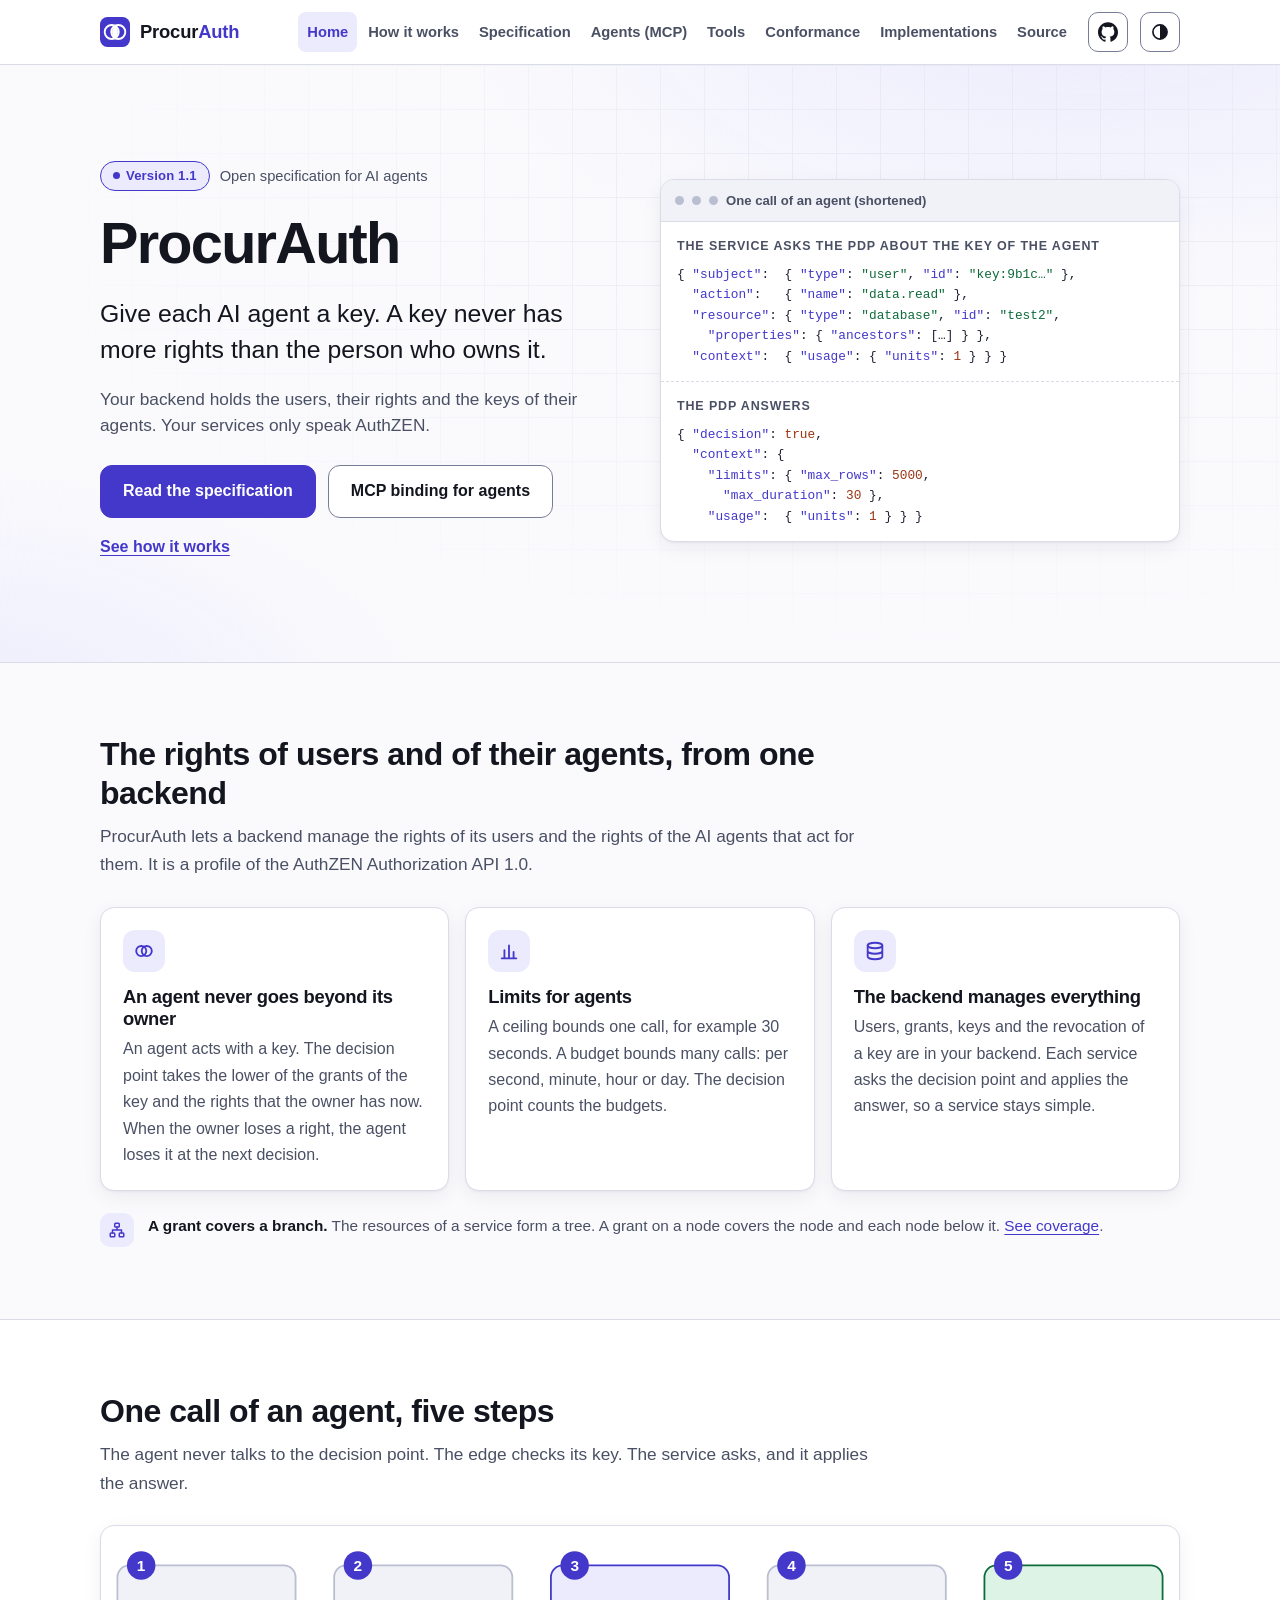
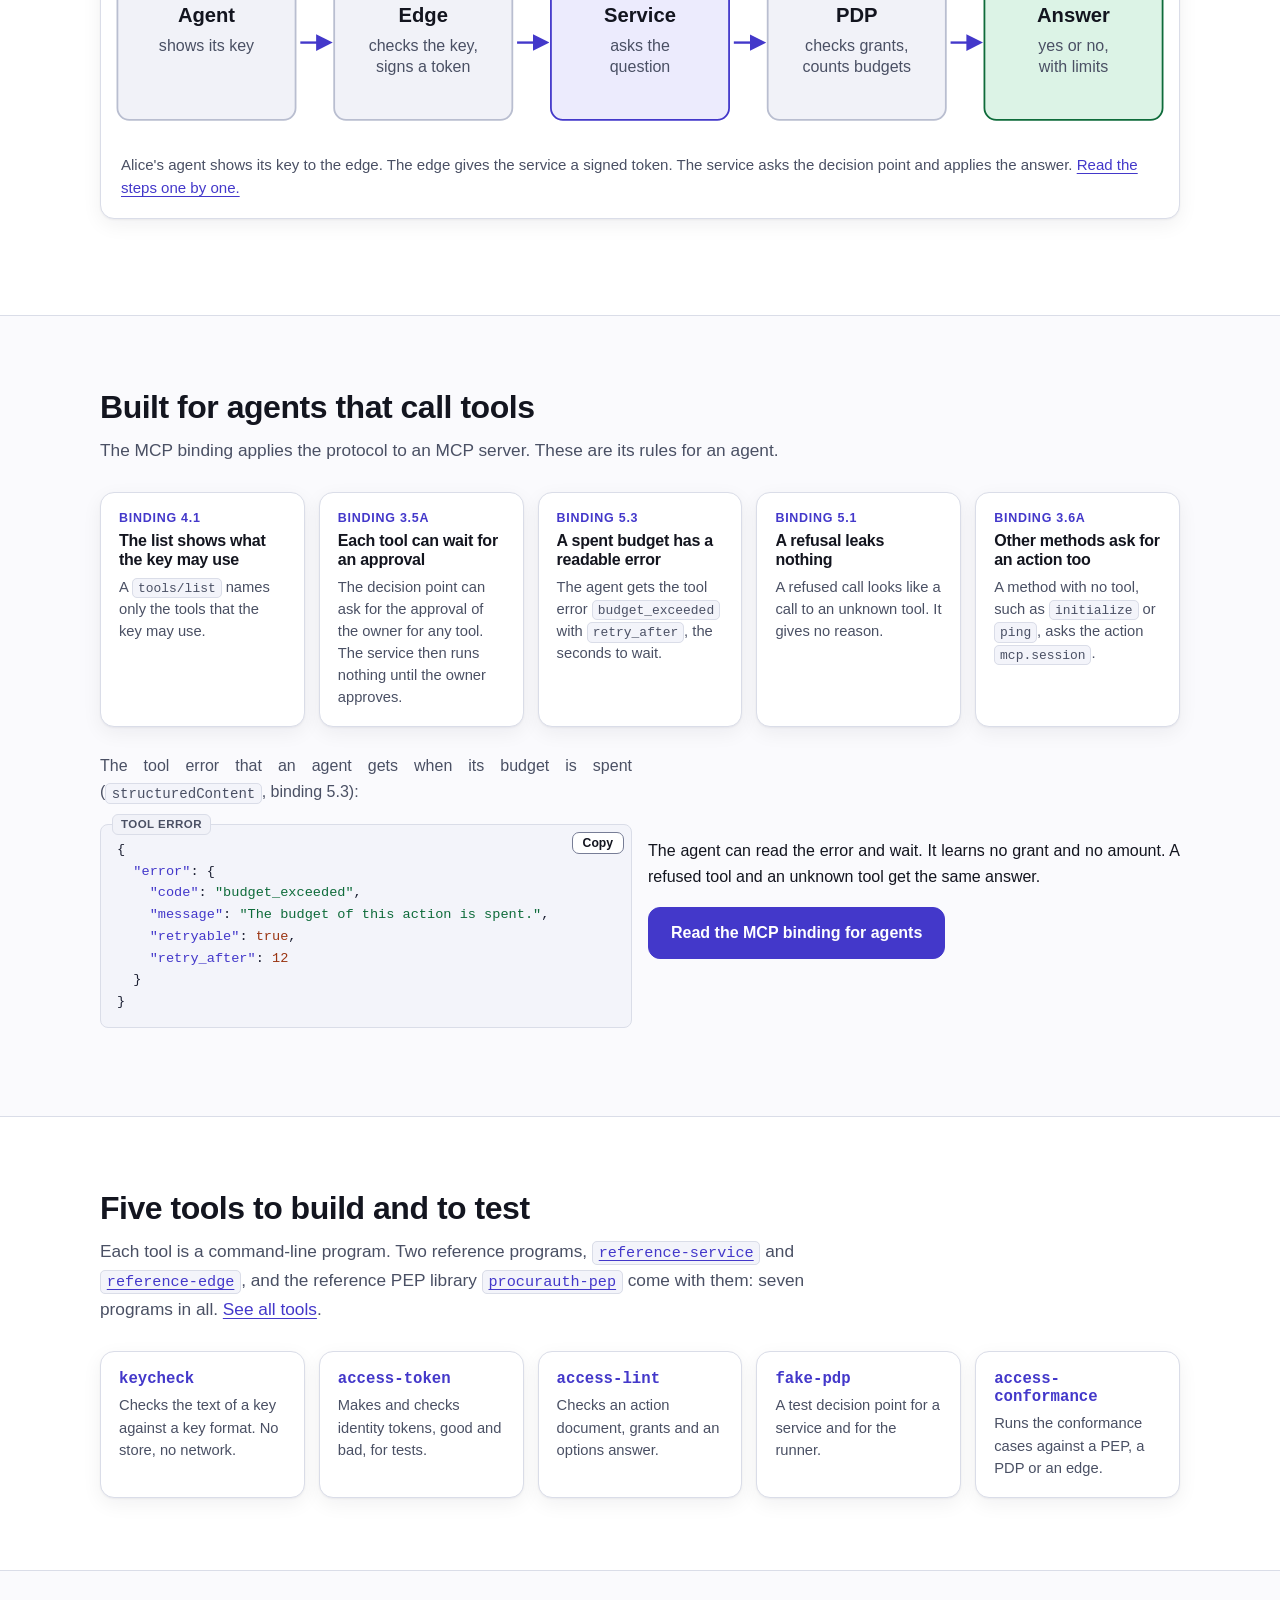
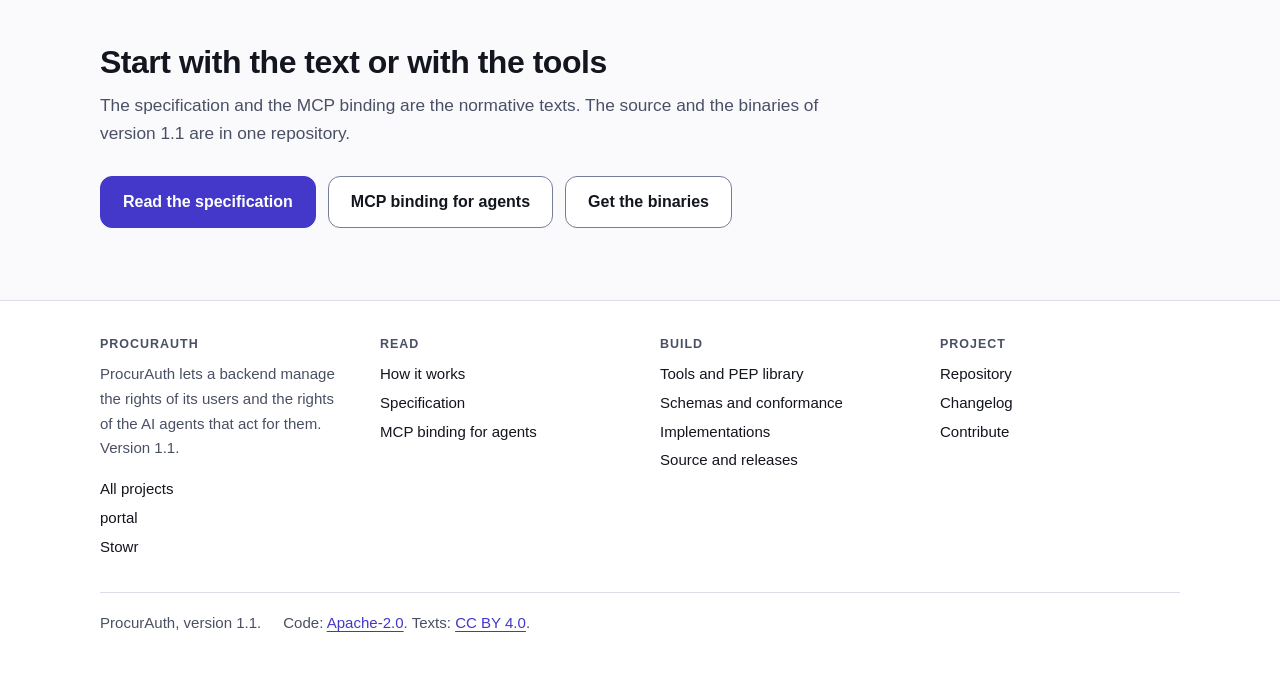
<file: docs/index.html>
<!doctype html>
<html lang="en">
<head>
<meta charset="utf-8">
<meta name="viewport" content="width=device-width, initial-scale=1">
<meta name="color-scheme" content="light dark">
<meta name="description" content="ProcurAuth lets a backend manage the rights of its users and the rights of the AI agents that act for them. It is an open specification, a profile of the AuthZEN Authorization API 1.0.">
<meta property="og:type" content="website">
<meta property="og:site_name" content="ProcurAuth">
<meta property="og:image" content="https://procurauth.github.io/procurauth/assets/og.png">
<meta property="og:image:width" content="1200">
<meta property="og:image:height" content="630">
<meta property="og:image:alt" content="ProcurAuth: delegated access for AI agents. Protocol 1.1, MCP binding, 245 conformance cases.">
<meta name="twitter:image" content="https://procurauth.github.io/procurauth/assets/og.png">
<meta name="twitter:image:alt" content="ProcurAuth: delegated access for AI agents.">
<meta property="og:title" content="ProcurAuth: rights for users and their AI agents">
<meta property="og:description" content="ProcurAuth lets a backend manage the rights of its users and the rights of the AI agents that act for them. It is an open specification, a profile of the AuthZEN Authorization API 1.0.">
<meta name="twitter:card" content="summary_large_image">
<meta name="twitter:title" content="ProcurAuth: rights for users and their AI agents">
<meta name="twitter:description" content="ProcurAuth lets a backend manage the rights of its users and the rights of the AI agents that act for them. It is an open specification, a profile of the AuthZEN Authorization API 1.0.">
<link rel="canonical" href="https://procurauth.github.io/procurauth/">
<meta property="og:url" content="https://procurauth.github.io/procurauth/">
<title>ProcurAuth: rights for users and their AI agents</title>
<link rel="icon" href="assets/favicon.svg" type="image/svg+xml">
<link rel="icon" href="assets/favicon-32.png" sizes="32x32" type="image/png">
<link rel="icon" href="assets/favicon.ico" sizes="16x16 32x32 48x48">
<link rel="apple-touch-icon" href="assets/apple-touch-icon.png">
<link rel="manifest" href="site.webmanifest">
<meta name="theme-color" content="#fafafd" media="(prefers-color-scheme: light)">
<meta name="theme-color" content="#0c0e15" media="(prefers-color-scheme: dark)">
<link rel="stylesheet" href="assets/site.css">
<script src="assets/site.js"></script>
</head>
<body>
<a class="skip" href="#main">Skip to the content</a>
<header class="site-header">
  <div class="wrap bar">
    <a class="brand" href="index.html" aria-label="ProcurAuth, home page"><svg class="mark" viewBox="0 0 32 32" aria-hidden="true" focusable="false"><rect width="32" height="32" rx="8" fill="var(--accent)"/><circle cx="12.5" cy="16" r="7.5" fill="none" stroke="var(--accent-ink)" stroke-width="2"/><circle cx="19.5" cy="16" r="7.5" fill="none" stroke="var(--accent-ink)" stroke-width="2"/><path d="M16 9.9a7.5 7.5 0 0 1 0 12.2a7.5 7.5 0 0 1 0-12.2z" fill="var(--accent-ink)"/></svg><span>Procur<b>Auth</b></span></a>
    <button class="menu-btn" id="menu-btn" type="button" aria-expanded="false" aria-controls="site-nav">Menu</button>
    <nav id="site-nav" aria-label="Main"><ul><li><a href="index.html" aria-current="page">Home</a></li><li><a href="how-it-works.html">How it works</a></li><li><a href="specification.html">Specification</a></li><li><a href="mcp-binding.html">Agents (MCP)</a></li><li><a href="tools.html">Tools</a></li><li><a href="conformance.html">Conformance</a></li><li><a href="implementations.html">Implementations</a></li><li><a href="source.html">Source</a></li><li class="nav-gh"><a href="https://github.com/ProcurAuth/procurauth">GitHub</a></li></ul></nav>
    <a class="gh-link" href="https://github.com/ProcurAuth/procurauth" aria-label="ProcurAuth on GitHub" title="ProcurAuth on GitHub"><svg viewBox="0 0 24 24" aria-hidden="true" focusable="false"><path fill="currentColor" d="M12 .297c-6.63 0-12 5.373-12 12 0 5.303 3.438 9.8 8.205 11.385.6.113.82-.258.82-.577 0-.285-.01-1.04-.015-2.04-3.338.724-4.042-1.61-4.042-1.61C4.422 18.07 3.633 17.7 3.633 17.7c-1.087-.744.084-.729.084-.729 1.205.084 1.838 1.236 1.838 1.236 1.07 1.835 2.809 1.305 3.495.998.108-.776.417-1.305.76-1.605-2.665-.3-5.466-1.332-5.466-5.93 0-1.31.465-2.38 1.235-3.22-.135-.303-.54-1.523.105-3.176 0 0 1.005-.322 3.3 1.23.96-.267 1.98-.399 3-.405 1.02.006 2.04.138 3 .405 2.28-1.552 3.285-1.23 3.285-1.23.645 1.653.24 2.873.12 3.176.765.84 1.23 1.91 1.23 3.22 0 4.61-2.805 5.625-5.475 5.92.42.36.81 1.096.81 2.22 0 1.606-.015 2.896-.015 3.286 0 .315.21.69.825.57C20.565 22.092 24 17.592 24 12.297c0-6.627-5.373-12-12-12"/></svg><span>GitHub</span></a>
    <button class="icon-btn" id="theme-btn" type="button" aria-label="Switch colour theme" title="Switch colour theme"><svg viewBox="0 0 24 24" aria-hidden="true" focusable="false"><circle cx="12" cy="12" r="8.5" fill="none" stroke="currentColor" stroke-width="2"/><path d="M12 3.5a8.5 8.5 0 0 1 0 17z" fill="currentColor"/></svg></button>
  </div>
</header>
<main id="main">
<section class="hero" aria-labelledby="hero-title">
  <div class="wrap hero-grid">
    <div>
      <p class="eyebrow"><span class="badge">Version 1.1</span> Open specification for AI agents</p>
      <h1 id="hero-title">ProcurAuth</h1>
      <p class="promise">Give each AI agent a key. A key never has more rights than the person who owns it.</p>
      <p class="sub">Your backend holds the users, their rights and the keys of their agents. Your services only speak AuthZEN.</p>
      <div class="btn-row">
        <a class="btn primary" href="specification.html">Read the specification</a>
        <a class="btn" href="mcp-binding.html">MCP binding for agents</a>
      </div>
      <p class="more"><a href="how-it-works.html">See how it works</a></p>
    </div>
    <div class="hero-card" role="group" aria-label="One call of an agent: one question and one answer">
      <header><i></i><i></i><i></i><span>One call of an agent (shortened)</span></header>
      <div class="step">The service asks the PDP about the key of the agent</div>
      <pre tabindex="0" aria-label="Example question"><code><span class="ln" style="--i:0">{ <span class="k">"subject"</span>:  { <span class="k">"type"</span>: <span class="s">"user"</span>, <span class="k">"id"</span>: <span class="s">"key:9b1c…"</span> },</span><span class="ln" style="--i:2">  <span class="k">"action"</span>:   { <span class="k">"name"</span>: <span class="s">"data.read"</span> },</span><span class="ln" style="--i:2">  <span class="k">"resource"</span>: { <span class="k">"type"</span>: <span class="s">"database"</span>, <span class="k">"id"</span>: <span class="s">"test2"</span>,</span><span class="ln" style="--i:4">    <span class="k">"properties"</span>: { <span class="k">"ancestors"</span>: […] } },</span><span class="ln" style="--i:2">  <span class="k">"context"</span>:  { <span class="k">"usage"</span>: { <span class="k">"units"</span>: <span class="n">1</span> } } }</span></code></pre>
      <div class="sep"></div>
      <div class="step">The PDP answers</div>
      <pre tabindex="0" aria-label="Example answer"><code><span class="ln" style="--i:0">{ <span class="k">"decision"</span>: <span class="n">true</span>,</span><span class="ln" style="--i:2">  <span class="k">"context"</span>: {</span><span class="ln" style="--i:4">    <span class="k">"limits"</span>: { <span class="k">"max_rows"</span>: <span class="n">5000</span>,</span><span class="ln" style="--i:6">      <span class="k">"max_duration"</span>: <span class="n">30</span> },</span><span class="ln" style="--i:4">    <span class="k">"usage"</span>:  { <span class="k">"units"</span>: <span class="n">1</span> } } }</span></code></pre>
    </div>
  </div>
</section><section class="section" aria-labelledby="ideas-h">
  <div class="wrap">
    <div class="section-head"><h2 id="ideas-h">The rights of users and of their agents, from one backend</h2>
    <p>ProcurAuth lets a backend manage the rights of its users and the rights of the AI agents that act for them. It is a profile of the AuthZEN Authorization API 1.0.</p></div>
    <div class="grid c3">
      <a class="card" href="how-it-works.html#keys"><div class="ico"><svg viewBox="0 0 24 24" fill="none" stroke="currentColor" stroke-width="2" stroke-linecap="round" stroke-linejoin="round" aria-hidden="true"><circle cx="9" cy="12" r="5.5"/><circle cx="15" cy="12" r="5.5"/></svg></div><h3>An agent never goes beyond its owner</h3>
        <p>An agent acts with a key. The decision point takes the lower of the grants of the key and the rights that the owner has now. When the owner loses a right, the agent loses it at the next decision.</p></a>
      <a class="card" href="how-it-works.html#limits"><div class="ico"><svg viewBox="0 0 24 24" fill="none" stroke="currentColor" stroke-width="2" stroke-linecap="round" stroke-linejoin="round" aria-hidden="true"><path d="M4 20h16M7 20V11M12 20V6M17 20v-7"/></svg></div><h3>Limits for agents</h3>
        <p>A ceiling bounds one call, for example 30 seconds. A budget bounds many calls: per second, minute, hour or day. The decision point counts the budgets.</p></a>
      <a class="card" href="how-it-works.html#who"><div class="ico"><svg viewBox="0 0 24 24" fill="none" stroke="currentColor" stroke-width="2" stroke-linecap="round" stroke-linejoin="round" aria-hidden="true"><ellipse cx="12" cy="6" rx="8" ry="3"/><path d="M4 6v6c0 1.7 3.6 3 8 3s8-1.3 8-3V6M4 12v6c0 1.7 3.6 3 8 3s8-1.3 8-3v-6"/></svg></div><h3>The backend manages everything</h3>
        <p>Users, grants, keys and the revocation of a key are in your backend. Each service asks the decision point and applies the answer, so a service stays simple.</p></a>
    </div>
    <p class="aside"><span class="ico-inline"><svg viewBox="0 0 24 24" fill="none" stroke="currentColor" stroke-width="2" stroke-linecap="round" stroke-linejoin="round" aria-hidden="true"><rect x="9" y="3" width="6" height="5" rx="1"/><rect x="3" y="16" width="6" height="5" rx="1"/><rect x="15" y="16" width="6" height="5" rx="1"/><path d="M12 8v4M6 16v-4h12v4"/></svg></span><span><strong>A grant covers a branch.</strong> The resources of a service form a tree. A grant on a node covers the node and each node below it. <a href="how-it-works.html#coverage">See coverage</a>.</span></p>
  </div>
</section><section class="section alt" aria-labelledby="flow-h">
  <div class="wrap">
    <div class="section-head"><h2 id="flow-h">One call of an agent, five steps</h2>
    <p>The agent never talks to the decision point. The edge checks its key. The service asks, and it applies the answer.</p></div>
    <figure class="panel" aria-label="Figure: one call of an agent in five steps"><div class="fig-h"><svg viewBox="-2 -2 884 164" role="img" aria-label="One call in five steps: agent, edge, service, decision point, answer"><title>One call in five steps: agent, edge, service, decision point, answer</title><desc>The agent shows its key to the edge. The edge checks the key and signs a token for the service. The service asks the decision point. The decision point checks grants and counts budgets. The answer is yes or no, with limits.</desc><defs><marker id="mk-m-f19" viewBox="0 0 10 10" refX="8" refY="5" markerWidth="7" markerHeight="7" orient="auto"><path class="mk-m" d="M0 0L10 5L0 10z"/></marker><marker id="mk-a-f19" viewBox="0 0 10 10" refX="8" refY="5" markerWidth="7" markerHeight="7" orient="auto"><path class="mk-a" d="M0 0L10 5L0 10z"/></marker><marker id="mk-ok-f19" viewBox="0 0 10 10" refX="8" refY="5" markerWidth="7" markerHeight="7" orient="auto"><path class="mk-ok" d="M0 0L10 5L0 10z"/></marker><marker id="mk-no-f19" viewBox="0 0 10 10" refX="8" refY="5" markerWidth="7" markerHeight="7" orient="auto"><path class="mk-no" d="M0 0L10 5L0 10z"/></marker></defs><rect x="0" y="16" width="150" height="130" rx="10" class="box"/><circle cx="20" cy="16" r="12" class="num"/><text x="20" y="20.5" font-size="13" text-anchor="middle" class="numt">1</text><text x="75" y="64" font-size="17" text-anchor="middle" class="tb">Agent</text><text x="75" y="88" font-size="13.5" text-anchor="middle" class="tm">shows its key</text><line x1="154" y1="81" x2="178.5" y2="81" class="ln a" marker-end="url(#mk-a-f19)"/><rect x="182.5" y="16" width="150" height="130" rx="10" class="box"/><circle cx="202.5" cy="16" r="12" class="num"/><text x="202.5" y="20.5" font-size="13" text-anchor="middle" class="numt">2</text><text x="257.5" y="64" font-size="17" text-anchor="middle" class="tb">Edge</text><text x="257.5" y="88" font-size="13.5" text-anchor="middle" class="tm">checks the key,</text><text x="257.5" y="106" font-size="13.5" text-anchor="middle" class="tm">signs a token</text><line x1="336.5" y1="81" x2="361" y2="81" class="ln a" marker-end="url(#mk-a-f19)"/><rect x="365" y="16" width="150" height="130" rx="10" class="box hl"/><circle cx="385" cy="16" r="12" class="num"/><text x="385" y="20.5" font-size="13" text-anchor="middle" class="numt">3</text><text x="440" y="64" font-size="17" text-anchor="middle" class="tb">Service</text><text x="440" y="88" font-size="13.5" text-anchor="middle" class="tm">asks the</text><text x="440" y="106" font-size="13.5" text-anchor="middle" class="tm">question</text><line x1="519" y1="81" x2="543.5" y2="81" class="ln a" marker-end="url(#mk-a-f19)"/><rect x="547.5" y="16" width="150" height="130" rx="10" class="box"/><circle cx="567.5" cy="16" r="12" class="num"/><text x="567.5" y="20.5" font-size="13" text-anchor="middle" class="numt">4</text><text x="622.5" y="64" font-size="17" text-anchor="middle" class="tb">PDP</text><text x="622.5" y="88" font-size="13.5" text-anchor="middle" class="tm">checks grants,</text><text x="622.5" y="106" font-size="13.5" text-anchor="middle" class="tm">counts budgets</text><line x1="701.5" y1="81" x2="726" y2="81" class="ln a" marker-end="url(#mk-a-f19)"/><rect x="730" y="16" width="150" height="130" rx="10" class="box ok"/><circle cx="750" cy="16" r="12" class="num"/><text x="750" y="20.5" font-size="13" text-anchor="middle" class="numt">5</text><text x="805" y="64" font-size="17" text-anchor="middle" class="tb">Answer</text><text x="805" y="88" font-size="13.5" text-anchor="middle" class="tm">yes or no,</text><text x="805" y="106" font-size="13.5" text-anchor="middle" class="tm">with limits</text></svg></div><div class="fig-v"><svg viewBox="-2 -2 344 500" role="img" aria-label="One call in five steps: agent, edge, service, decision point, answer"><title>One call in five steps: agent, edge, service, decision point, answer</title><desc>The agent shows its key to the edge. The edge checks the key and signs a token for the service. The service asks the decision point. The decision point checks grants and counts budgets. The answer is yes or no, with limits.</desc><defs><marker id="mk-m-f20" viewBox="0 0 10 10" refX="8" refY="5" markerWidth="7" markerHeight="7" orient="auto"><path class="mk-m" d="M0 0L10 5L0 10z"/></marker><marker id="mk-a-f20" viewBox="0 0 10 10" refX="8" refY="5" markerWidth="7" markerHeight="7" orient="auto"><path class="mk-a" d="M0 0L10 5L0 10z"/></marker><marker id="mk-ok-f20" viewBox="0 0 10 10" refX="8" refY="5" markerWidth="7" markerHeight="7" orient="auto"><path class="mk-ok" d="M0 0L10 5L0 10z"/></marker><marker id="mk-no-f20" viewBox="0 0 10 10" refX="8" refY="5" markerWidth="7" markerHeight="7" orient="auto"><path class="mk-no" d="M0 0L10 5L0 10z"/></marker></defs><rect x="20" y="6" width="300" height="76" rx="10" class="box"/><circle cx="46" cy="44" r="12" class="num"/><text x="46" y="48.5" font-size="13" text-anchor="middle" class="numt">1</text><text x="70" y="37" font-size="16" text-anchor="start" class="tb">Agent</text><text x="70" y="58" font-size="13" text-anchor="start" class="tm">shows its key</text><line x1="170" y1="85" x2="170" y2="105" class="ln a" marker-end="url(#mk-a-f20)"/><rect x="20" y="108" width="300" height="76" rx="10" class="box"/><circle cx="46" cy="146" r="12" class="num"/><text x="46" y="150.5" font-size="13" text-anchor="middle" class="numt">2</text><text x="70" y="139" font-size="16" text-anchor="start" class="tb">Edge</text><text x="70" y="160" font-size="13" text-anchor="start" class="tm">checks the key, signs a token</text><line x1="170" y1="187" x2="170" y2="207" class="ln a" marker-end="url(#mk-a-f20)"/><rect x="20" y="210" width="300" height="76" rx="10" class="box hl"/><circle cx="46" cy="248" r="12" class="num"/><text x="46" y="252.5" font-size="13" text-anchor="middle" class="numt">3</text><text x="70" y="241" font-size="16" text-anchor="start" class="tb">Service</text><text x="70" y="262" font-size="13" text-anchor="start" class="tm">asks the question</text><line x1="170" y1="289" x2="170" y2="309" class="ln a" marker-end="url(#mk-a-f20)"/><rect x="20" y="312" width="300" height="76" rx="10" class="box"/><circle cx="46" cy="350" r="12" class="num"/><text x="46" y="354.5" font-size="13" text-anchor="middle" class="numt">4</text><text x="70" y="343" font-size="16" text-anchor="start" class="tb">PDP</text><text x="70" y="364" font-size="13" text-anchor="start" class="tm">checks grants, counts budgets</text><line x1="170" y1="391" x2="170" y2="411" class="ln a" marker-end="url(#mk-a-f20)"/><rect x="20" y="414" width="300" height="76" rx="10" class="box ok"/><circle cx="46" cy="452" r="12" class="num"/><text x="46" y="456.5" font-size="13" text-anchor="middle" class="numt">5</text><text x="70" y="445" font-size="16" text-anchor="start" class="tb">Answer</text><text x="70" y="466" font-size="13" text-anchor="start" class="tm">yes or no, with limits</text></svg></div>
      <figcaption>Alice&#39;s agent shows its key to the edge. The edge gives the service a signed token. The service asks the decision point and applies the answer. <a href="how-it-works.html#flow">Read the steps one by one.</a></figcaption></figure>
  </div>
</section><section class="section" aria-labelledby="mcp-h">
  <div class="wrap">
    <div class="section-head"><h2 id="mcp-h">Built for agents that call tools</h2>
    <p>The MCP binding applies the protocol to an MCP server. These are its rules for an agent.</p></div>
    <ul class="tools-row mcp-row"><li><a class="card tool-card" href="mcp-binding.html#p-4-1"><span class="name">Binding 4.1</span><h3>The list shows what the key may use</h3><p>A <code>tools/list</code> names only the tools that the key may use.</p></a></li><li><a class="card tool-card" href="mcp-binding.html#p-3-5a"><span class="name">Binding 3.5a</span><h3>Each tool can wait for an approval</h3><p>The decision point can ask for the approval of the owner for any tool. The service then runs nothing until the owner approves.</p></a></li><li><a class="card tool-card" href="mcp-binding.html#p-5-3"><span class="name">Binding 5.3</span><h3>A spent budget has a readable error</h3><p>The agent gets the tool error <code>budget_exceeded</code> with <code>retry_after</code>, the seconds to wait.</p></a></li><li><a class="card tool-card" href="mcp-binding.html#p-5-1"><span class="name">Binding 5.1</span><h3>A refusal leaks nothing</h3><p>A refused call looks like a call to an unknown tool. It gives no reason.</p></a></li><li><a class="card tool-card" href="mcp-binding.html#p-3-6a"><span class="name">Binding 3.6a</span><h3>Other methods ask for an action too</h3><p>A method with no tool, such as <code>initialize</code> or <code>ping</code>, asks the action <code>mcp.session</code>.</p></a></li></ul>
    <div class="grid c2 mcp-example">
      <div><p class="muted">The tool error that an agent gets when its budget is spent (<code>structuredContent</code>, binding 5.3):</p><div class="code-wrap"><span class="label">Tool error</span><pre data-copy tabindex="0" aria-label="Code example: Tool error"><code><span class="ln" style="--i:0">{</span><span class="ln" style="--i:2">  <span class="k">"error"</span>: {</span><span class="ln" style="--i:4">    <span class="k">"code"</span>: <span class="s">"budget_exceeded"</span>,</span><span class="ln" style="--i:4">    <span class="k">"message"</span>: <span class="s">"The budget of this action is spent."</span>,</span><span class="ln" style="--i:4">    <span class="k">"retryable"</span>: <span class="n">true</span>,</span><span class="ln" style="--i:4">    <span class="k">"retry_after"</span>: <span class="n">12</span></span><span class="ln" style="--i:2">  }</span><span class="ln" style="--i:0">}</span></code></pre></div></div>
      <div><p class="prose">The agent can read the error and wait. It learns no grant and no amount. A refused tool and an unknown tool get the same answer.</p>
      <div class="btn-row"><a class="btn primary" href="mcp-binding.html">Read the MCP binding for agents</a></div></div>
    </div>
  </div>
</section><section class="section alt" aria-labelledby="tools-h">
  <div class="wrap">
    <div class="section-head"><h2 id="tools-h">Five tools to build and to test</h2>
    <p>Each tool is a command-line program. Two reference programs, <a href="tools.html#reference-service"><code>reference-service</code></a> and <a href="tools.html#reference-edge"><code>reference-edge</code></a>, and the reference PEP library <a href="tools.html#pep-library"><code>procurauth-pep</code></a> come with them: seven programs in all. <a href="tools.html">See all tools</a>.</p></div>
    <ul class="tools-row"><li><a class="card tool-card" href="tools.html#keycheck"><span class="name">keycheck</span><p>Checks the text of a key against a key format. No store, no network.</p></a></li><li><a class="card tool-card" href="tools.html#access-token"><span class="name">access-token</span><p>Makes and checks identity tokens, good and bad, for tests.</p></a></li><li><a class="card tool-card" href="tools.html#access-lint"><span class="name">access-lint</span><p>Checks an action document, grants and an options answer.</p></a></li><li><a class="card tool-card" href="tools.html#fake-pdp"><span class="name">fake-pdp</span><p>A test decision point for a service and for the runner.</p></a></li><li><a class="card tool-card" href="tools.html#access-conformance"><span class="name">access-conformance</span><p>Runs the conformance cases against a PEP, a PDP or an edge.</p></a></li></ul>
  </div>
</section><section class="section" aria-labelledby="go-h">
  <div class="wrap">
    <div class="section-head"><h2 id="go-h">Start with the text or with the tools</h2>
    <p>The specification and the MCP binding are the normative texts. The source and the binaries of version 1.1 are in one repository.</p></div>
    <div class="btn-row">
      <a class="btn primary" href="specification.html">Read the specification</a>
      <a class="btn" href="mcp-binding.html">MCP binding for agents</a>
      <a class="btn" href="source.html#releases">Get the binaries</a>
    </div>
  </div>
</section>
</main>
<footer class="site-footer">
  <div class="wrap">
    <div class="foot-grid">
      <div>
        <h2>ProcurAuth</h2>
        <p>ProcurAuth lets a backend manage the rights of its users and the rights of the AI agents that act for them. Version 1.1.</p>
        <ul>
          <li><a href="https://procurauth.github.io/">All projects</a></li>
          <li><a href="https://procurauth.github.io/portal/">portal</a></li>
          <li><a href="https://procurauth.github.io/stowr/">Stowr</a></li>
        </ul>
      </div>
      <div>
        <h2>Read</h2>
        <ul>
          <li><a href="how-it-works.html">How it works</a></li>
          <li><a href="specification.html">Specification</a></li>
          <li><a href="mcp-binding.html">MCP binding for agents</a></li>
        </ul>
      </div>
      <div>
        <h2>Build</h2>
        <ul>
          <li><a href="tools.html">Tools and PEP library</a></li>
          <li><a href="conformance.html">Schemas and conformance</a></li>
          <li><a href="implementations.html">Implementations</a></li>
          <li><a href="source.html">Source and releases</a></li>
        </ul>
      </div>
      <div>
        <h2>Project</h2>
        <ul>
          <li><a href="https://github.com/ProcurAuth/procurauth">Repository</a></li>
          <li><a href="source.html#changelog">Changelog</a></li>
          <li><a href="source.html#contribute">Contribute</a></li>
        </ul>
      </div>
    </div>
    <div class="foot-legal">
      <p>ProcurAuth, version 1.1.</p>
      <p>Code: <a href="source.html#licences">Apache-2.0</a>. Texts: <a href="source.html#licences">CC BY 4.0</a>.</p>
    </div>
  </div>
</footer>
</body>
</html>
</file>
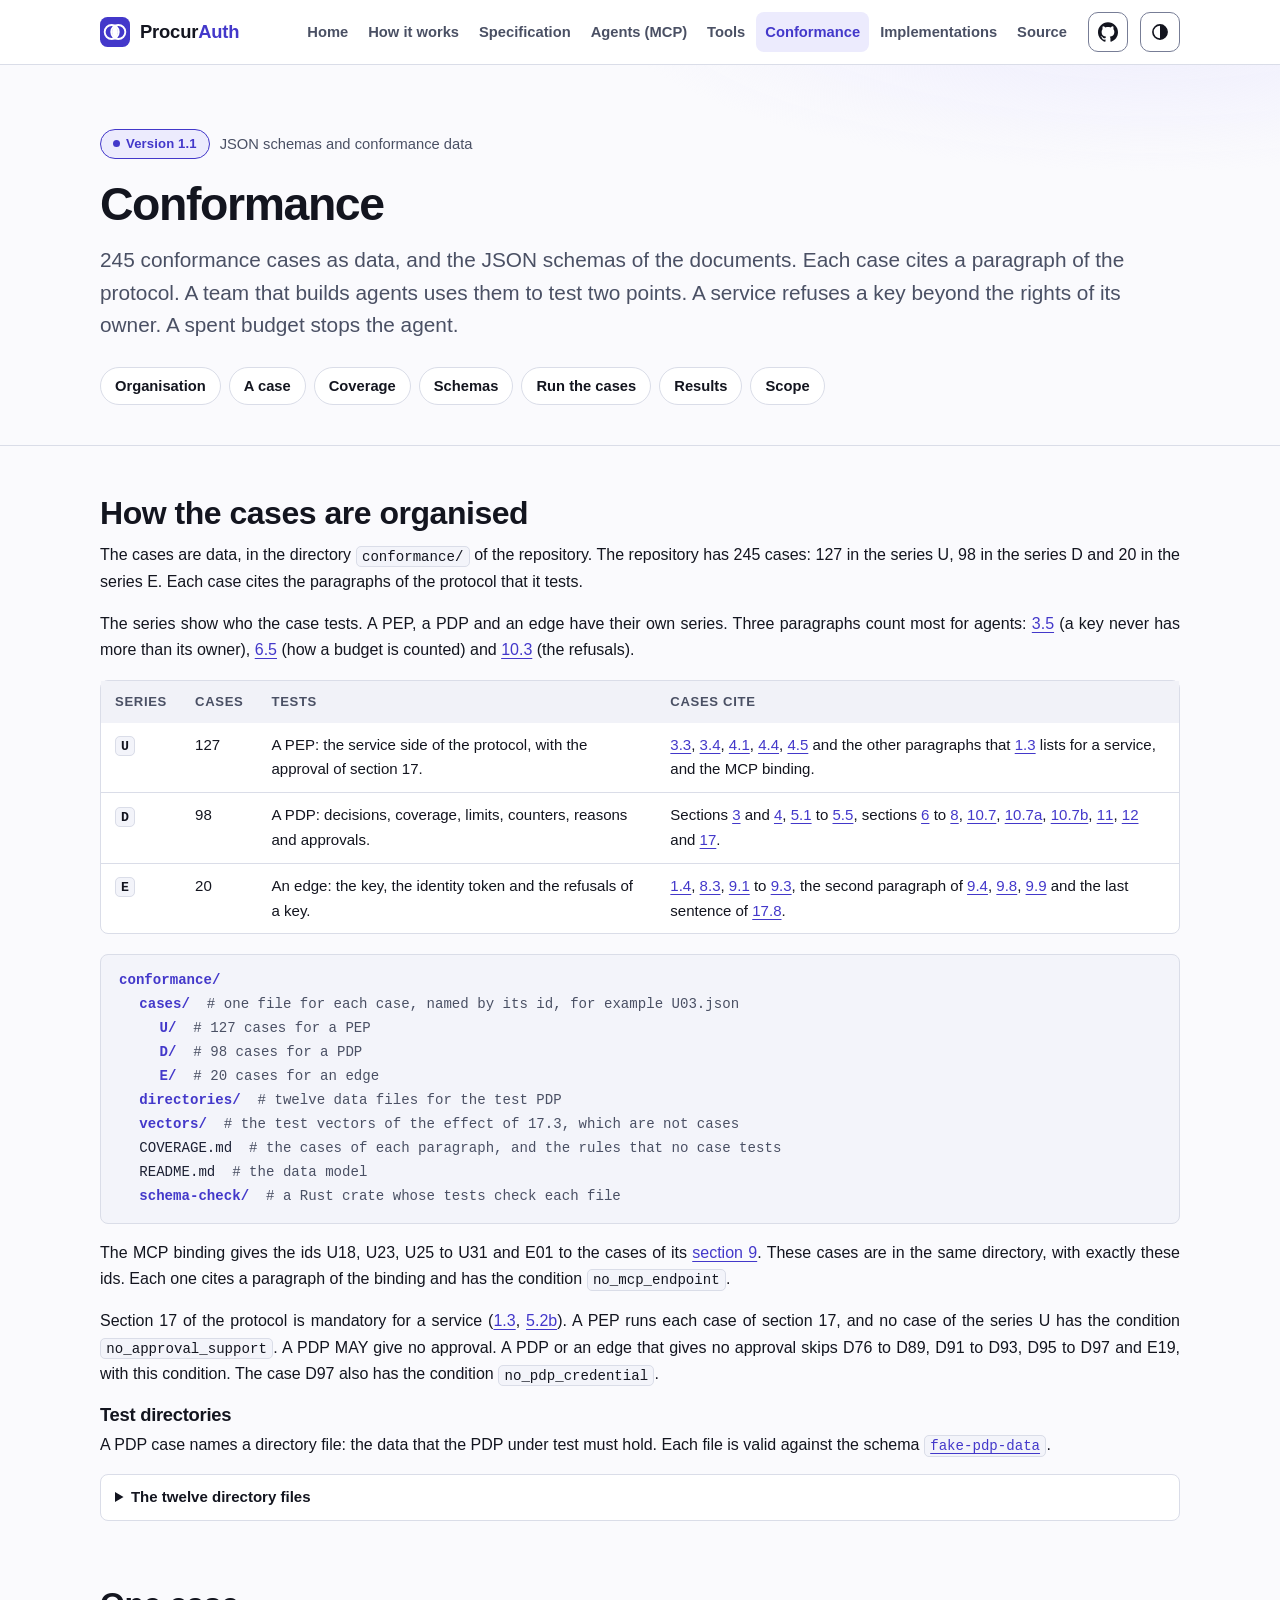
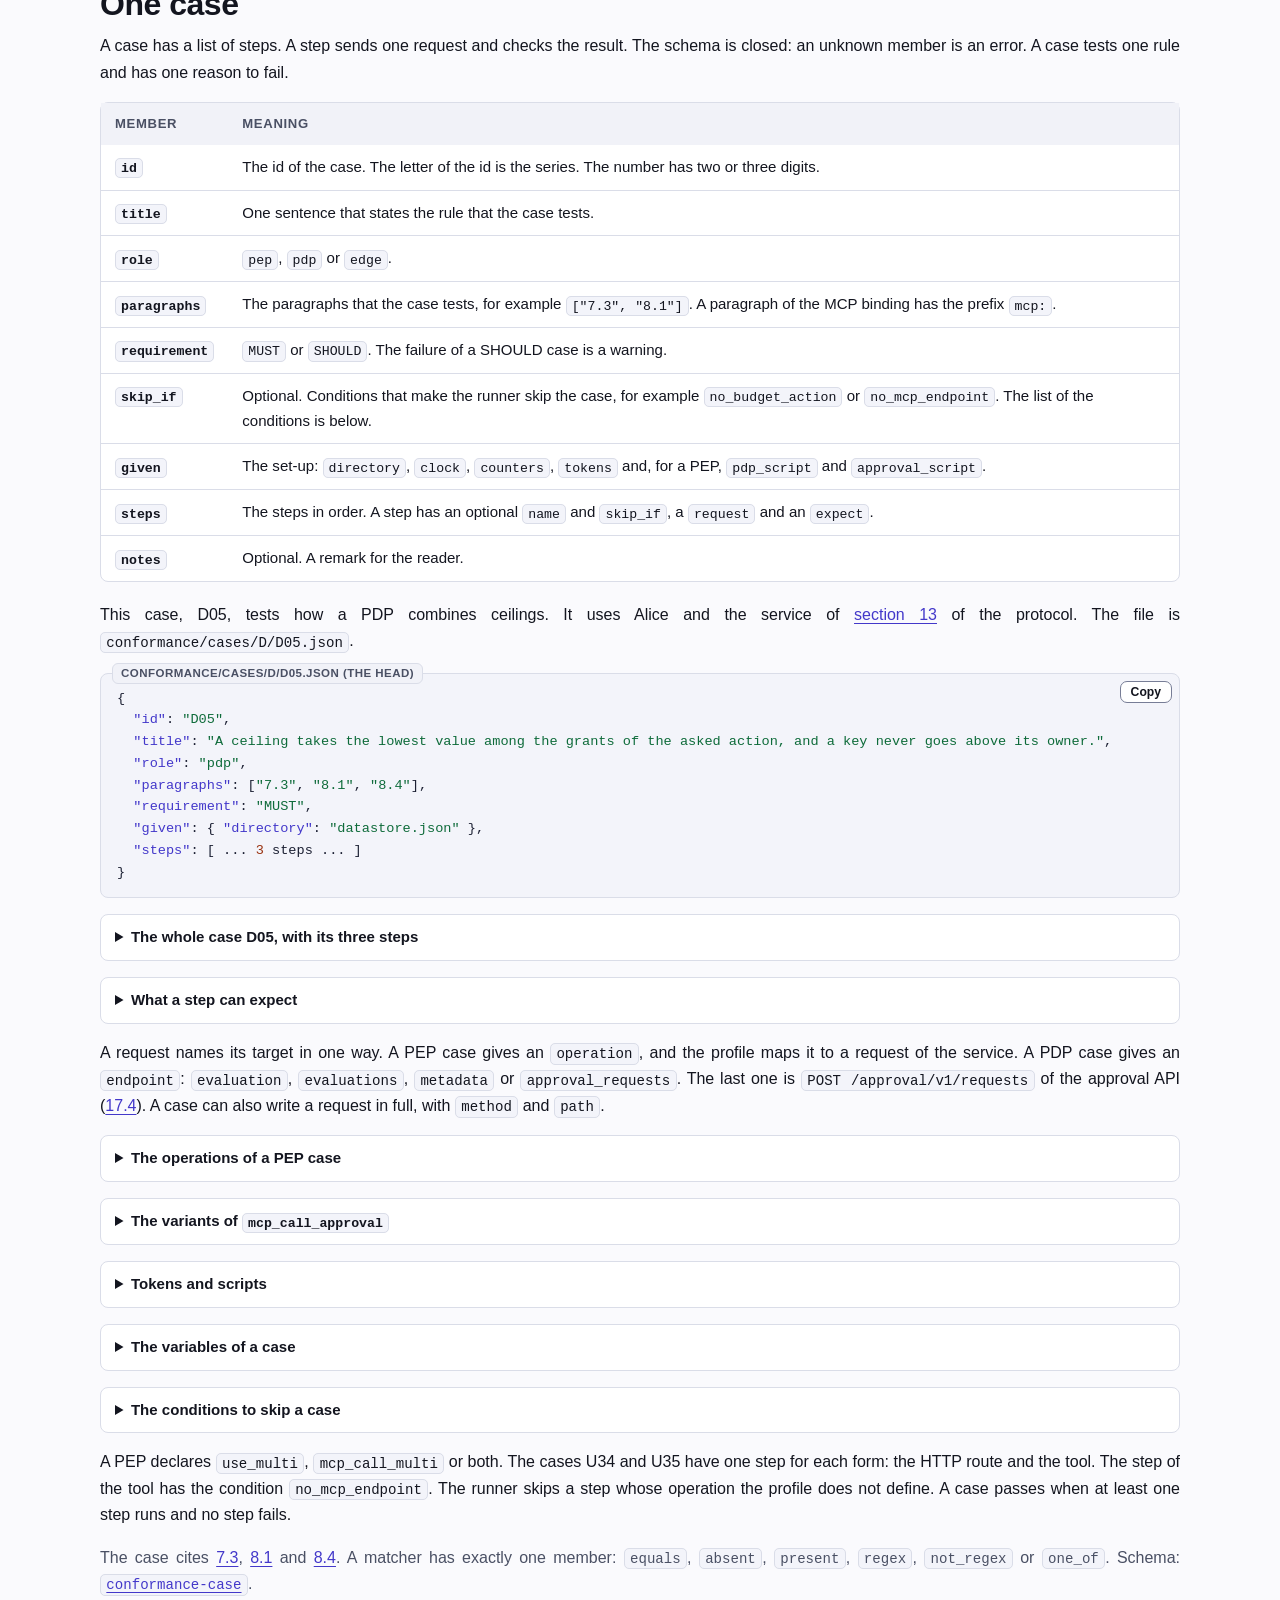
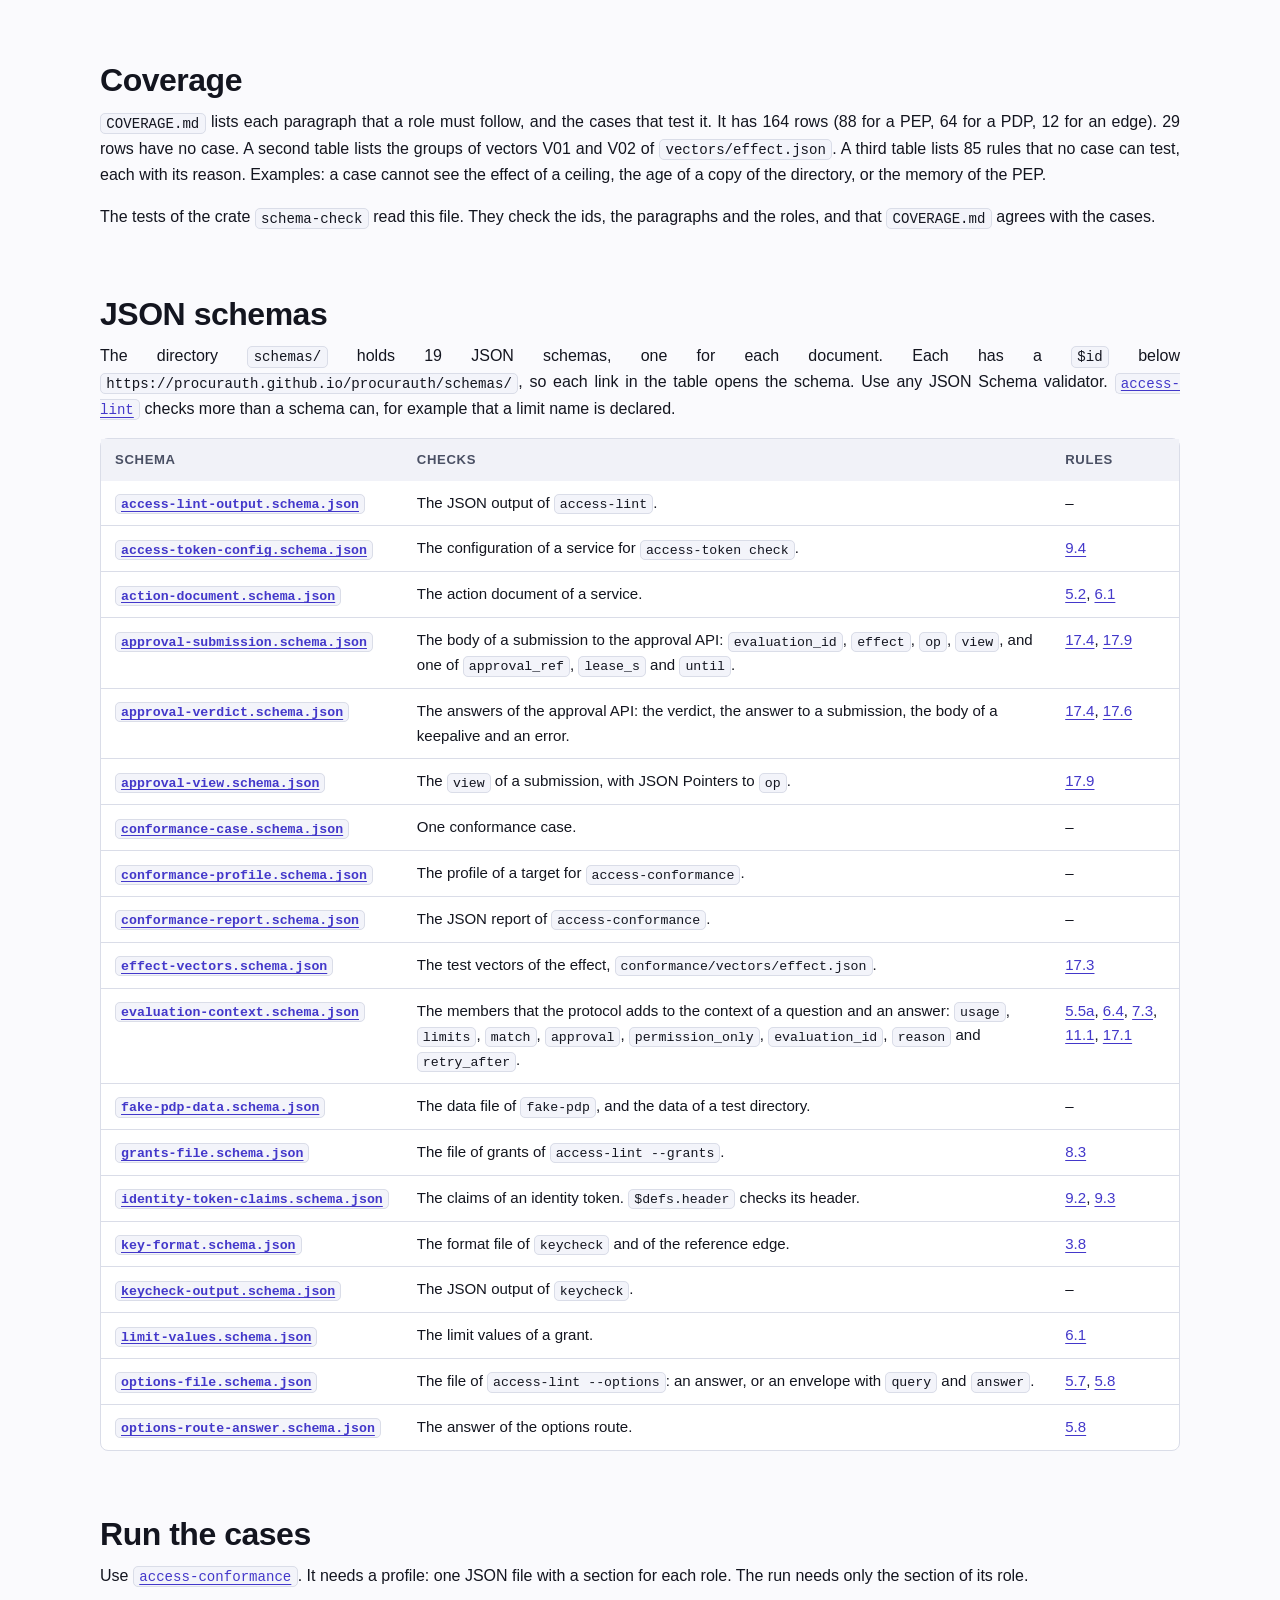
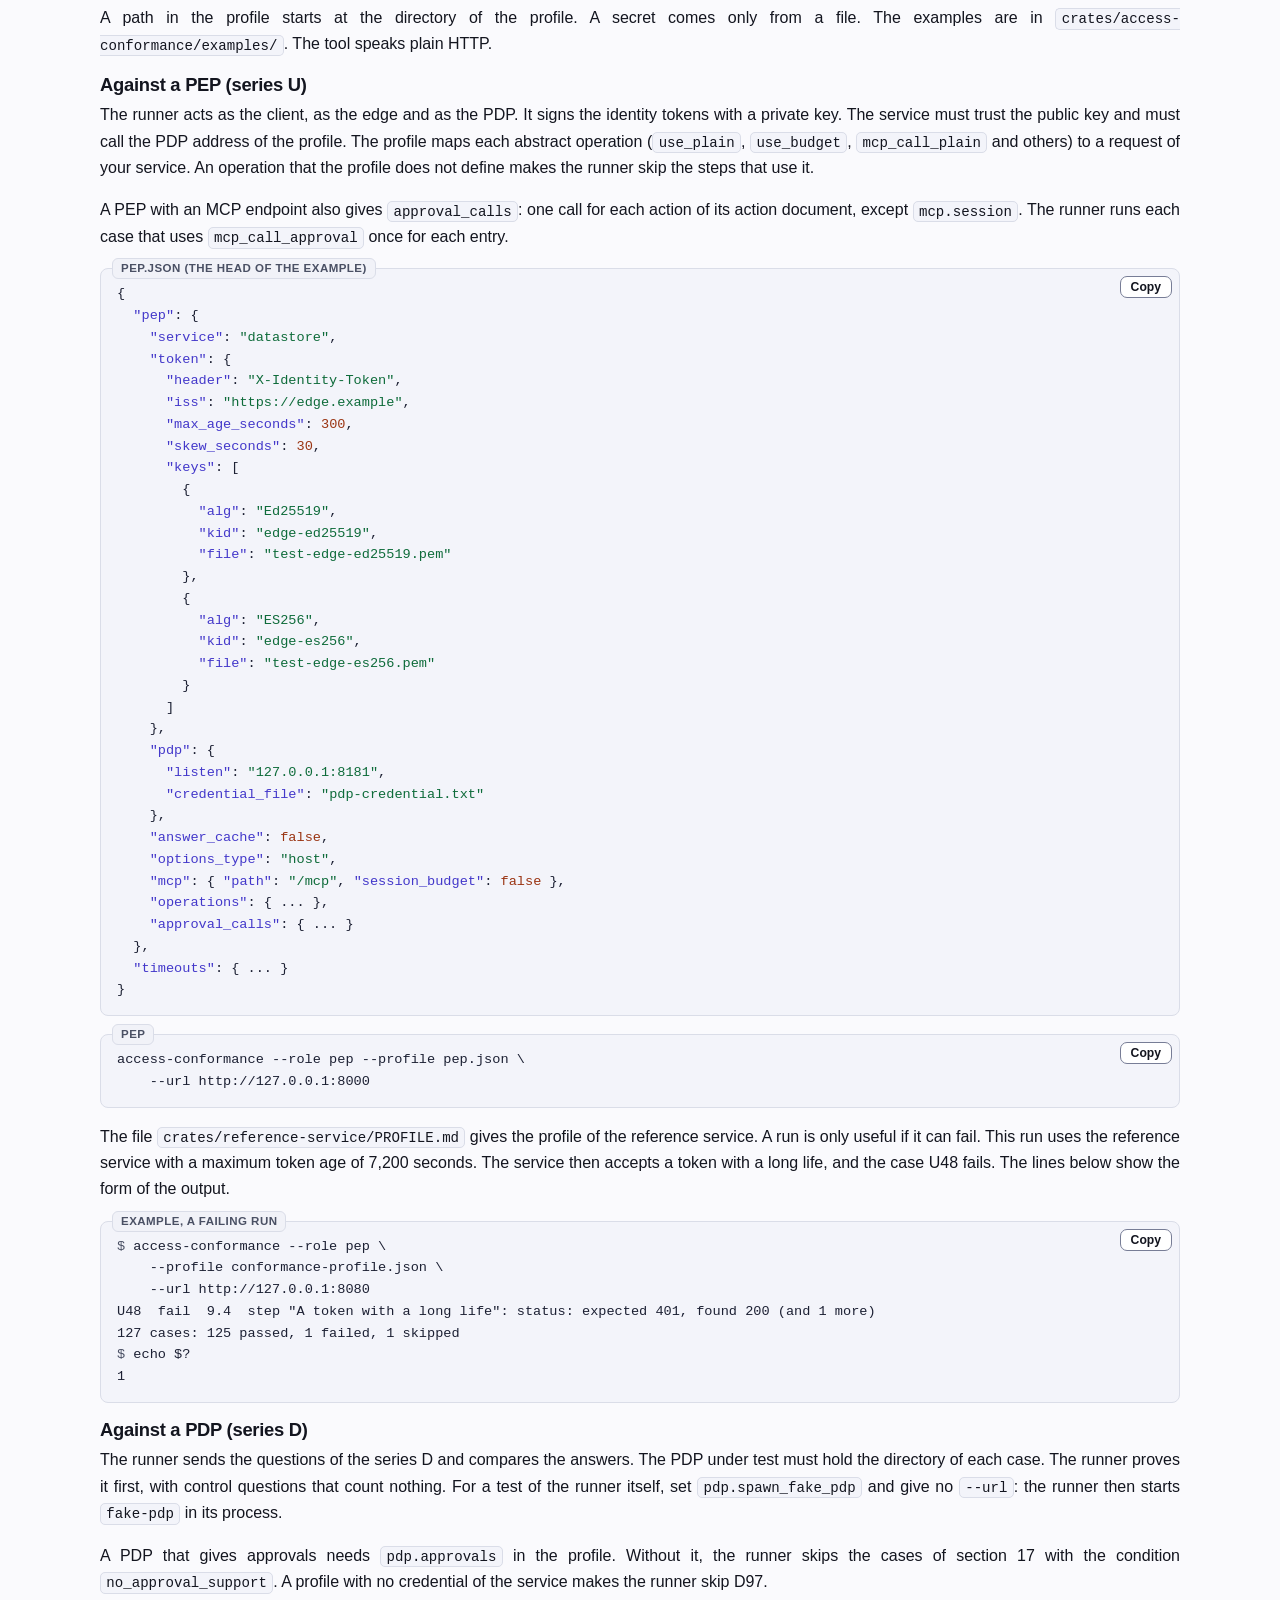
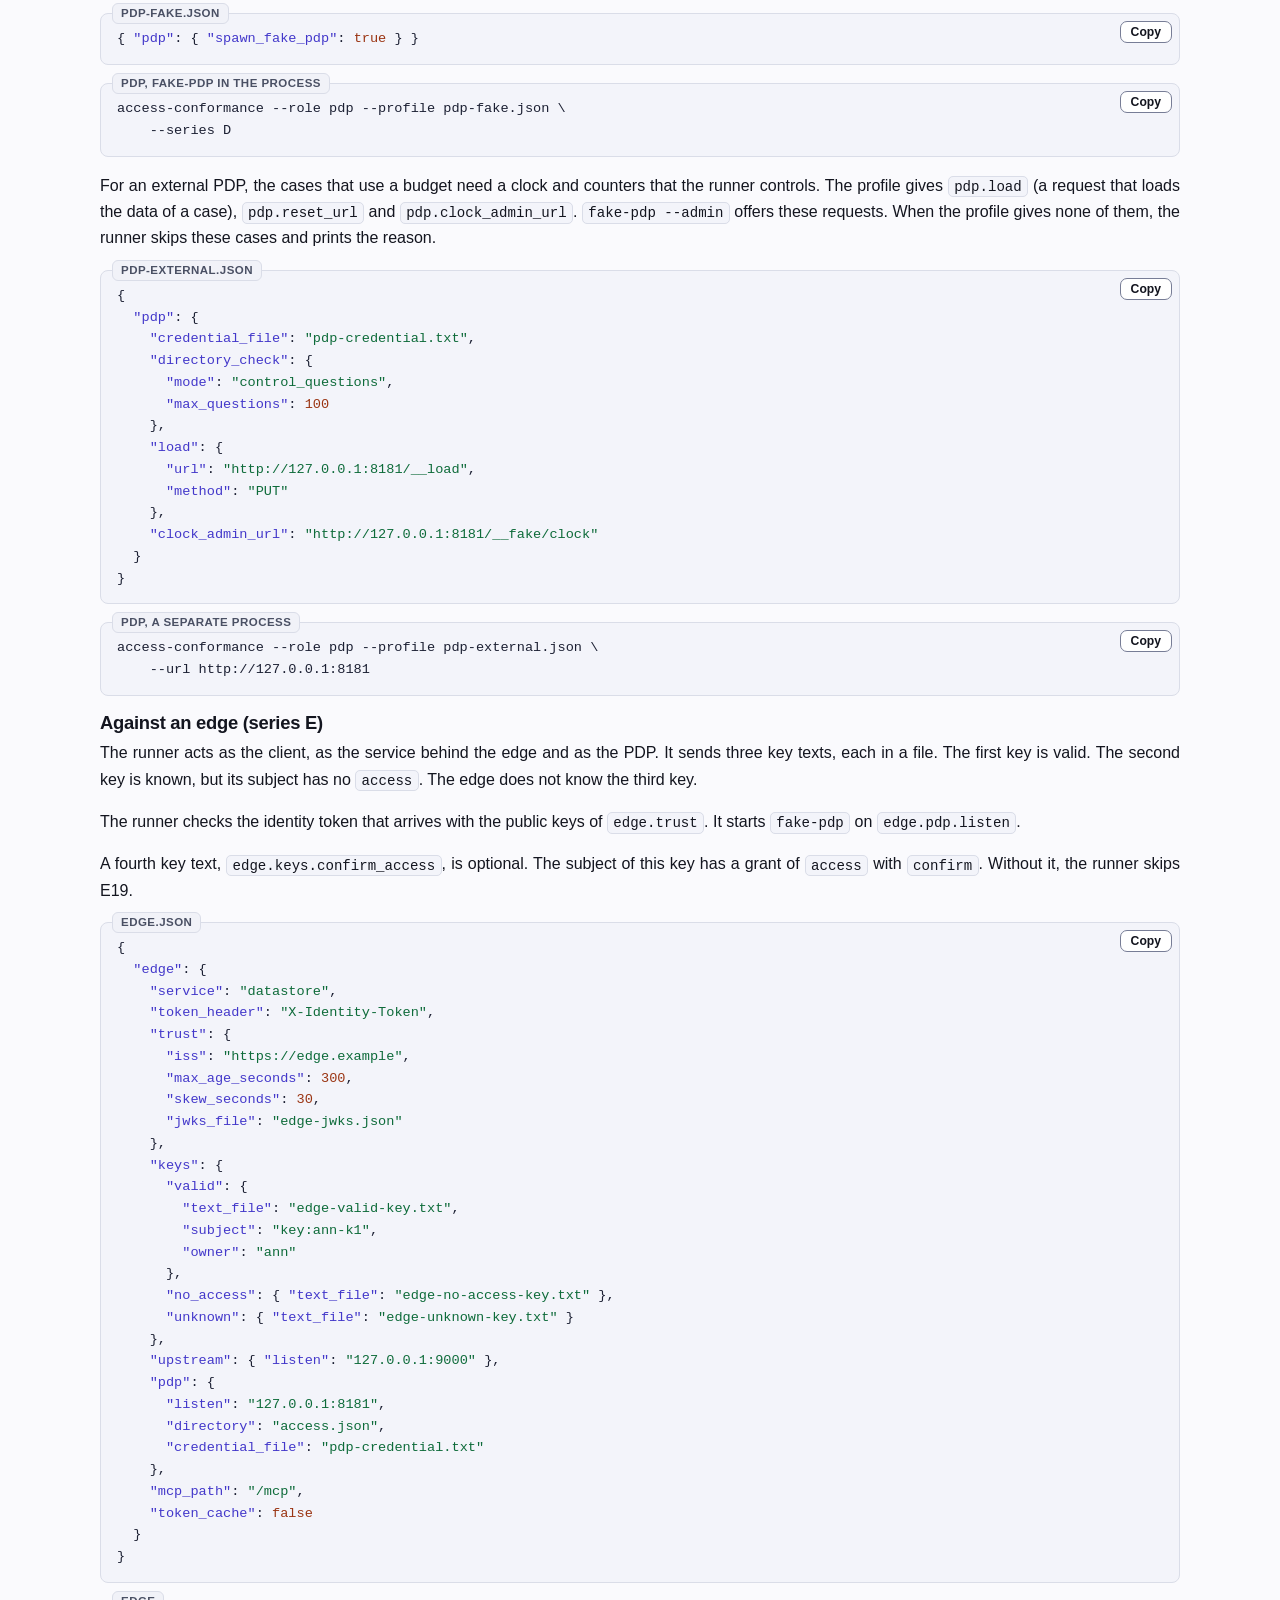
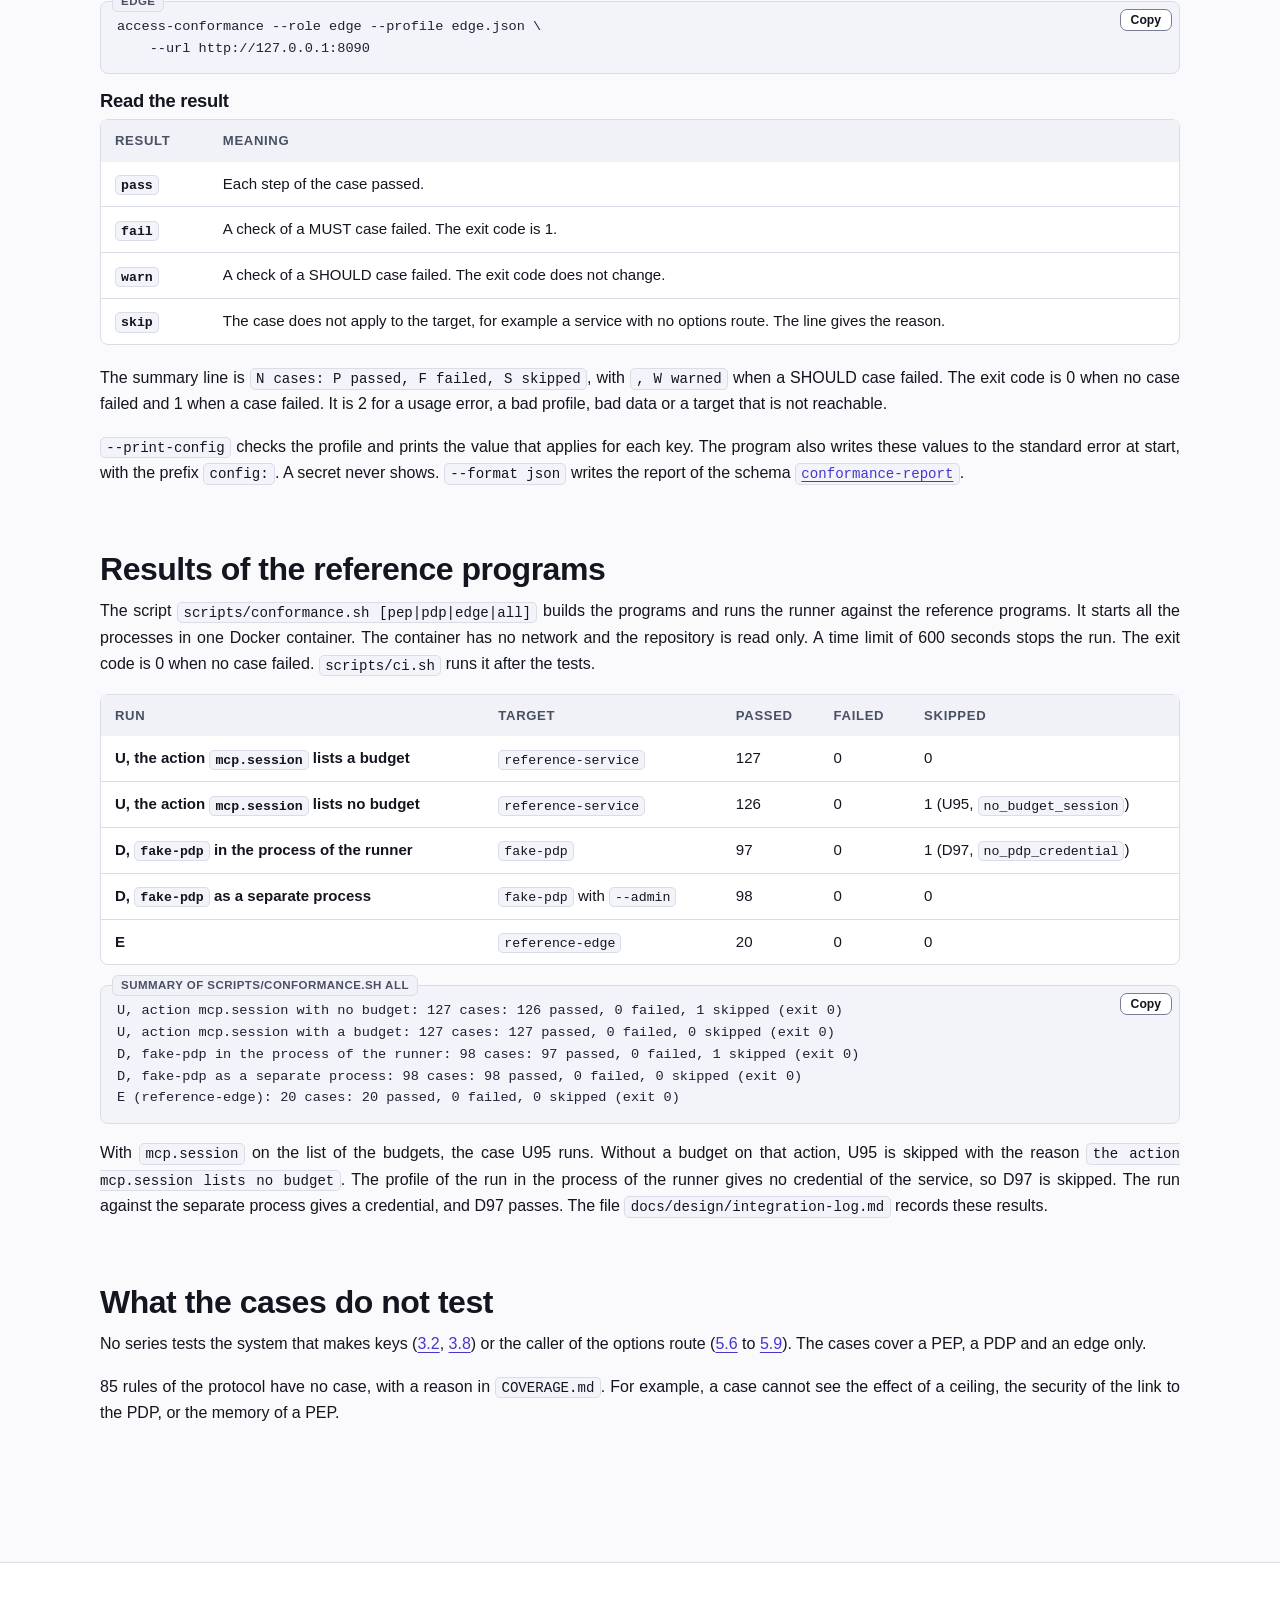
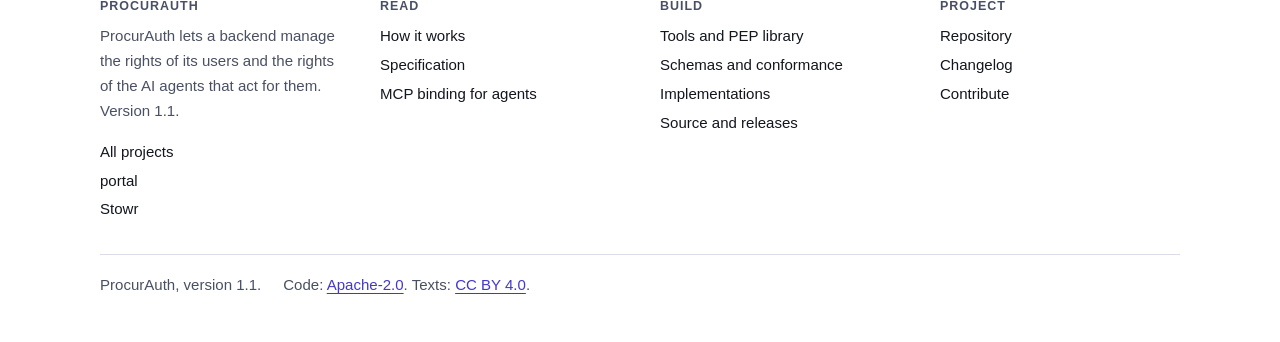
<file: docs/conformance.html>
<!doctype html>
<html lang="en">
<head>
<meta charset="utf-8">
<meta name="viewport" content="width=device-width, initial-scale=1">
<meta name="color-scheme" content="light dark">
<meta name="description" content="245 conformance cases and the JSON schemas of ProcurAuth: series U for a PEP, D for a PDP and E for an edge, and how to run them with access-conformance.">
<meta property="og:type" content="website">
<meta property="og:site_name" content="ProcurAuth">
<meta property="og:image" content="https://procurauth.github.io/procurauth/assets/og.png">
<meta property="og:image:width" content="1200">
<meta property="og:image:height" content="630">
<meta property="og:image:alt" content="ProcurAuth: delegated access for AI agents. Protocol 1.1, MCP binding, 245 conformance cases.">
<meta name="twitter:image" content="https://procurauth.github.io/procurauth/assets/og.png">
<meta name="twitter:image:alt" content="ProcurAuth: delegated access for AI agents.">
<meta property="og:title" content="Conformance | ProcurAuth">
<meta property="og:description" content="245 conformance cases and the JSON schemas of ProcurAuth: series U for a PEP, D for a PDP and E for an edge, and how to run them with access-conformance.">
<meta name="twitter:card" content="summary_large_image">
<meta name="twitter:title" content="Conformance | ProcurAuth">
<meta name="twitter:description" content="245 conformance cases and the JSON schemas of ProcurAuth: series U for a PEP, D for a PDP and E for an edge, and how to run them with access-conformance.">
<link rel="canonical" href="https://procurauth.github.io/procurauth/conformance.html">
<meta property="og:url" content="https://procurauth.github.io/procurauth/conformance.html">
<title>Conformance | ProcurAuth</title>
<link rel="icon" href="assets/favicon.svg" type="image/svg+xml">
<link rel="icon" href="assets/favicon-32.png" sizes="32x32" type="image/png">
<link rel="icon" href="assets/favicon.ico" sizes="16x16 32x32 48x48">
<link rel="apple-touch-icon" href="assets/apple-touch-icon.png">
<link rel="manifest" href="site.webmanifest">
<meta name="theme-color" content="#fafafd" media="(prefers-color-scheme: light)">
<meta name="theme-color" content="#0c0e15" media="(prefers-color-scheme: dark)">
<link rel="stylesheet" href="assets/site.css">
<script src="assets/site.js"></script>
</head>
<body>
<a class="skip" href="#main">Skip to the content</a>
<header class="site-header">
  <div class="wrap bar">
    <a class="brand" href="index.html" aria-label="ProcurAuth, home page"><svg class="mark" viewBox="0 0 32 32" aria-hidden="true" focusable="false"><rect width="32" height="32" rx="8" fill="var(--accent)"/><circle cx="12.5" cy="16" r="7.5" fill="none" stroke="var(--accent-ink)" stroke-width="2"/><circle cx="19.5" cy="16" r="7.5" fill="none" stroke="var(--accent-ink)" stroke-width="2"/><path d="M16 9.9a7.5 7.5 0 0 1 0 12.2a7.5 7.5 0 0 1 0-12.2z" fill="var(--accent-ink)"/></svg><span>Procur<b>Auth</b></span></a>
    <button class="menu-btn" id="menu-btn" type="button" aria-expanded="false" aria-controls="site-nav">Menu</button>
    <nav id="site-nav" aria-label="Main"><ul><li><a href="index.html">Home</a></li><li><a href="how-it-works.html">How it works</a></li><li><a href="specification.html">Specification</a></li><li><a href="mcp-binding.html">Agents (MCP)</a></li><li><a href="tools.html">Tools</a></li><li><a href="conformance.html" aria-current="page">Conformance</a></li><li><a href="implementations.html">Implementations</a></li><li><a href="source.html">Source</a></li><li class="nav-gh"><a href="https://github.com/ProcurAuth/procurauth">GitHub</a></li></ul></nav>
    <a class="gh-link" href="https://github.com/ProcurAuth/procurauth" aria-label="ProcurAuth on GitHub" title="ProcurAuth on GitHub"><svg viewBox="0 0 24 24" aria-hidden="true" focusable="false"><path fill="currentColor" d="M12 .297c-6.63 0-12 5.373-12 12 0 5.303 3.438 9.8 8.205 11.385.6.113.82-.258.82-.577 0-.285-.01-1.04-.015-2.04-3.338.724-4.042-1.61-4.042-1.61C4.422 18.07 3.633 17.7 3.633 17.7c-1.087-.744.084-.729.084-.729 1.205.084 1.838 1.236 1.838 1.236 1.07 1.835 2.809 1.305 3.495.998.108-.776.417-1.305.76-1.605-2.665-.3-5.466-1.332-5.466-5.93 0-1.31.465-2.38 1.235-3.22-.135-.303-.54-1.523.105-3.176 0 0 1.005-.322 3.3 1.23.96-.267 1.98-.399 3-.405 1.02.006 2.04.138 3 .405 2.28-1.552 3.285-1.23 3.285-1.23.645 1.653.24 2.873.12 3.176.765.84 1.23 1.91 1.23 3.22 0 4.61-2.805 5.625-5.475 5.92.42.36.81 1.096.81 2.22 0 1.606-.015 2.896-.015 3.286 0 .315.21.69.825.57C20.565 22.092 24 17.592 24 12.297c0-6.627-5.373-12-12-12"/></svg><span>GitHub</span></a>
    <button class="icon-btn" id="theme-btn" type="button" aria-label="Switch colour theme" title="Switch colour theme"><svg viewBox="0 0 24 24" aria-hidden="true" focusable="false"><circle cx="12" cy="12" r="8.5" fill="none" stroke="currentColor" stroke-width="2"/><path d="M12 3.5a8.5 8.5 0 0 1 0 17z" fill="currentColor"/></svg></button>
  </div>
</header>
<main id="main">
<div class="page-head"><div class="wrap"><p class="eyebrow"><span class="badge">Version 1.1</span> JSON schemas and conformance data</p><h1>Conformance</h1><p class="lede">245 conformance cases as data, and the JSON schemas of the documents. Each case cites a paragraph of the protocol. A team that builds agents uses them to test two points. A service refuses a key beyond the rights of its owner. A spent budget stops the agent.</p><ul class="chips" aria-label="On this page"><li><a href="#organisation">Organisation</a></li><li><a href="#case">A case</a></li><li><a href="#coverage">Coverage</a></li><li><a href="#schemas">Schemas</a></li><li><a href="#run">Run the cases</a></li><li><a href="#results">Results</a></li><li><a href="#scope">Scope</a></li></ul></div></div>
<div class="page-body"><div class="wrap">

<section id="organisation" aria-labelledby="org-h">
  <h2 id="org-h">How the cases are organised</h2>
  <p class="prose">The cases are data, in the directory <code>conformance/</code> of the repository. The repository has 245 cases: 127 in the series U, 98 in the series D and 20 in the series E. Each case cites the paragraphs of the protocol that it tests.</p>
  <p class="prose">The series show who the case tests. A PEP, a PDP and an edge have their own series. Three paragraphs count most for agents: <a href="specification.html#p-3-5">3.5</a> (a key never has more than its owner), <a href="specification.html#p-6-5">6.5</a> (how a budget is counted) and <a href="specification.html#p-10-3">10.3</a> (the refusals).</p>
  <div class="tablewrap"><table>
<thead><tr><th scope="col">Series</th><th scope="col">Cases</th><th scope="col">Tests</th><th scope="col">Cases cite</th></tr></thead>
<tbody>
<tr><th scope="row"><code>U</code></th><td data-label="Cases">127</td><td data-label="Tests">A PEP: the service side of the protocol, with the approval of section 17.</td><td data-label="Cases cite"><a href="specification.html#p-3-3">3.3</a>, <a href="specification.html#p-3-4">3.4</a>, <a href="specification.html#p-4-1">4.1</a>, <a href="specification.html#p-4-4">4.4</a>, <a href="specification.html#p-4-5">4.5</a> and the other paragraphs that <a href="specification.html#p-1-3">1.3</a> lists for a service, and the MCP binding.</td></tr>
<tr><th scope="row"><code>D</code></th><td data-label="Cases">98</td><td data-label="Tests">A PDP: decisions, coverage, limits, counters, reasons and approvals.</td><td data-label="Cases cite">Sections <a href="specification.html#s-3">3</a> and <a href="specification.html#s-4">4</a>, <a href="specification.html#p-5-1">5.1</a> to <a href="specification.html#p-5-5">5.5</a>, sections <a href="specification.html#s-6">6</a> to <a href="specification.html#s-8">8</a>, <a href="specification.html#p-10-7">10.7</a>, <a href="specification.html#p-10-7a">10.7a</a>, <a href="specification.html#p-10-7b">10.7b</a>, <a href="specification.html#s-11">11</a>, <a href="specification.html#s-12">12</a> and <a href="specification.html#s-17">17</a>.</td></tr>
<tr><th scope="row"><code>E</code></th><td data-label="Cases">20</td><td data-label="Tests">An edge: the key, the identity token and the refusals of a key.</td><td data-label="Cases cite"><a href="specification.html#p-1-4">1.4</a>, <a href="specification.html#p-8-3">8.3</a>, <a href="specification.html#p-9-1">9.1</a> to <a href="specification.html#p-9-3">9.3</a>, the second paragraph of <a href="specification.html#p-9-4">9.4</a>, <a href="specification.html#p-9-8">9.8</a>, <a href="specification.html#p-9-9">9.9</a> and the last sentence of <a href="specification.html#p-17-8">17.8</a>.</td></tr>
</tbody></table></div>
  <div class="tree" role="group" aria-label="Layout of the conformance directory"><div class="tr" style="--d:0"><span class="d">conformance/</span></div><div class="tr" style="--d:1"><span class="d">cases/</span><span class="cm">one file for each case, named by its id, for example U03.json</span></div><div class="tr" style="--d:2"><span class="d">U/</span><span class="cm">127 cases for a PEP</span></div><div class="tr" style="--d:2"><span class="d">D/</span><span class="cm">98 cases for a PDP</span></div><div class="tr" style="--d:2"><span class="d">E/</span><span class="cm">20 cases for an edge</span></div><div class="tr" style="--d:1"><span class="d">directories/</span><span class="cm">twelve data files for the test PDP</span></div><div class="tr" style="--d:1"><span class="d">vectors/</span><span class="cm">the test vectors of the effect of 17.3, which are not cases</span></div><div class="tr" style="--d:1"><span class="f">COVERAGE.md</span><span class="cm">the cases of each paragraph, and the rules that no case tests</span></div><div class="tr" style="--d:1"><span class="f">README.md</span><span class="cm">the data model</span></div><div class="tr" style="--d:1"><span class="d">schema-check/</span><span class="cm">a Rust crate whose tests check each file</span></div></div>
  <p class="prose">The MCP binding gives the ids U18, U23, U25 to U31 and E01 to the cases of its <a href="mcp-binding.html#s-9">section 9</a>. These cases are in the same directory, with exactly these ids. Each one cites a paragraph of the binding and has the condition <code>no_mcp_endpoint</code>.</p>
  <p class="prose">Section 17 of the protocol is mandatory for a service (<a href="specification.html#p-1-3">1.3</a>, <a href="specification.html#p-5-2b">5.2b</a>). A PEP runs each case of section 17, and no case of the series U has the condition <code>no_approval_support</code>. A PDP MAY give no approval. A PDP or an edge that gives no approval skips D76 to D89, D91 to D93, D95 to D97 and E19, with this condition. The case D97 also has the condition <code>no_pdp_credential</code>.</p>
  <h3>Test directories</h3>
  <p class="prose">A PDP case names a directory file: the data that the PDP under test must hold. Each file is valid against the schema <a href="schemas/fake-pdp-data.schema.json"><code>fake-pdp-data</code></a>.</p>
  <details class="more"><summary>The twelve directory files</summary><div class="tablewrap"><table><thead><tr><th scope="col">File</th><th scope="col">Content</th></tr></thead><tbody><tr><th scope="row"><code>datastore.json</code></th><td data-label="Content">The data of section 13 of the protocol, with Alice, Bob and their keys.</td></tr><tr><th scope="row"><code>budgets.json</code></th><td data-label="Content">Subjects with one to four windows, owners with budgets, counters.</td></tr><tr><th scope="row"><code>ceilings.json</code></th><td data-label="Content">Several grants of one action with different values.</td></tr><tr><th scope="row"><code>keys.json</code></th><td data-label="Content">Active, revoked and expired keys, and a key whose owner does not exist.</td></tr><tr><th scope="row"><code>subtree.json</code></th><td data-label="Content">Persons and keys for the rule of 4.4.</td></tr><tr><th scope="row"><code>tree.json</code></th><td data-label="Content">Four levels of types and special characters in ids.</td></tr><tr><th scope="row"><code>services.json</code></th><td data-label="Content">Three services with a credential each.</td></tr><tr><th scope="row"><code>access.json</code></th><td data-label="Content">Persons and keys with and without a grant of <code>access</code>.</td></tr><tr><th scope="row"><code>maxdoc.json</code></th><td data-label="Content">The largest document that a reader must accept (5.3c).</td></tr><tr><th scope="row"><code>session.json</code></th><td data-label="Content">The action <code>mcp.session</code>, and a person and a key with a grant of it that has <code>confirm</code> (17.8).</td></tr><tr><th scope="row"><code>bignumber.json</code></th><td data-label="Content">A ceiling whose <code>max</code> is 9007199254740991, the largest number of a limit (6.1).</td></tr><tr><th scope="row"><code>approvals.json</code></th><td data-label="Content">Keys with a grant that has <code>confirm</code>, and approvals in each status (17.6).</td></tr></tbody></table></div></details>
</section>

<section id="case" aria-labelledby="case-h">
  <h2 id="case-h">One case</h2>
  <p class="prose">A case has a list of steps. A step sends one request and checks the result. The schema is closed: an unknown member is an error. A case tests one rule and has one reason to fail.</p>
  <div class="tablewrap"><table><thead><tr><th scope="col">Member</th><th scope="col">Meaning</th></tr></thead><tbody>
<tr><th scope="row"><code>id</code></th><td data-label="Meaning">The id of the case. The letter of the id is the series. The number has two or three digits.</td></tr>
<tr><th scope="row"><code>title</code></th><td data-label="Meaning">One sentence that states the rule that the case tests.</td></tr>
<tr><th scope="row"><code>role</code></th><td data-label="Meaning"><code>pep</code>, <code>pdp</code> or <code>edge</code>.</td></tr>
<tr><th scope="row"><code>paragraphs</code></th><td data-label="Meaning">The paragraphs that the case tests, for example <code>["7.3", "8.1"]</code>. A paragraph of the MCP binding has the prefix <code>mcp:</code>.</td></tr>
<tr><th scope="row"><code>requirement</code></th><td data-label="Meaning"><code>MUST</code> or <code>SHOULD</code>. The failure of a SHOULD case is a warning.</td></tr>
<tr><th scope="row"><code>skip_if</code></th><td data-label="Meaning">Optional. Conditions that make the runner skip the case, for example <code>no_budget_action</code> or <code>no_mcp_endpoint</code>. The list of the conditions is below.</td></tr>
<tr><th scope="row"><code>given</code></th><td data-label="Meaning">The set-up: <code>directory</code>, <code>clock</code>, <code>counters</code>, <code>tokens</code> and, for a PEP, <code>pdp_script</code> and <code>approval_script</code>.</td></tr>
<tr><th scope="row"><code>steps</code></th><td data-label="Meaning">The steps in order. A step has an optional <code>name</code> and <code>skip_if</code>, a <code>request</code> and an <code>expect</code>.</td></tr>
<tr><th scope="row"><code>notes</code></th><td data-label="Meaning">Optional. A remark for the reader.</td></tr>
</tbody></table></div>
  <p class="prose">This case, D05, tests how a PDP combines ceilings. It uses Alice and the service of <a href="specification.html#s-13">section 13</a> of the protocol. The file is <code>conformance/cases/D/D05.json</code>.</p>
  <div class="code-wrap"><span class="label">conformance/cases/D/D05.json (the head)</span><pre data-copy tabindex="0" aria-label="Code example: conformance/cases/D/D05.json (the head)"><code><span class="ln" style="--i:0">{</span><span class="ln" style="--i:2">  <span class="k">"id"</span>: <span class="s">"D05"</span>,</span><span class="ln" style="--i:2">  <span class="k">"title"</span>: <span class="s">"A ceiling takes the lowest value among the grants of the asked action, and a key never goes above its owner."</span>,</span><span class="ln" style="--i:2">  <span class="k">"role"</span>: <span class="s">"pdp"</span>,</span><span class="ln" style="--i:2">  <span class="k">"paragraphs"</span>: [<span class="s">"7.3"</span>, <span class="s">"8.1"</span>, <span class="s">"8.4"</span>],</span><span class="ln" style="--i:2">  <span class="k">"requirement"</span>: <span class="s">"MUST"</span>,</span><span class="ln" style="--i:2">  <span class="k">"given"</span>: { <span class="k">"directory"</span>: <span class="s">"datastore.json"</span> },</span><span class="ln" style="--i:2">  <span class="k">"steps"</span>: [ ... <span class="n">3</span> steps ... ]</span><span class="ln" style="--i:0">}</span></code></pre></div>
  <details class="more"><summary>The whole case D05, with its three steps</summary><div class="code-wrap"><span class="label">conformance/cases/D/D05.json</span><pre data-copy tabindex="0" aria-label="Code example: conformance/cases/D/D05.json"><code><span class="ln" style="--i:0">{</span><span class="ln" style="--i:2">  <span class="k">"id"</span>: <span class="s">"D05"</span>,</span><span class="ln" style="--i:2">  <span class="k">"title"</span>: <span class="s">"A ceiling takes the lowest value among the grants of the asked action, and a key never goes above its owner."</span>,</span><span class="ln" style="--i:2">  <span class="k">"role"</span>: <span class="s">"pdp"</span>,</span><span class="ln" style="--i:2">  <span class="k">"paragraphs"</span>: [<span class="s">"7.3"</span>, <span class="s">"8.1"</span>, <span class="s">"8.4"</span>],</span><span class="ln" style="--i:2">  <span class="k">"requirement"</span>: <span class="s">"MUST"</span>,</span><span class="ln" style="--i:2">  <span class="k">"given"</span>: { <span class="k">"directory"</span>: <span class="s">"datastore.json"</span> },</span><span class="ln" style="--i:2">  <span class="k">"steps"</span>: [</span><span class="ln" style="--i:4">    {</span><span class="ln" style="--i:6">      <span class="k">"name"</span>: <span class="s">"Alice reads the table orders of test2"</span>,</span><span class="ln" style="--i:6">      <span class="k">"request"</span>: {</span><span class="ln" style="--i:8">        <span class="k">"endpoint"</span>: <span class="s">"evaluation"</span>,</span><span class="ln" style="--i:8">        <span class="k">"body"</span>: {</span><span class="ln" style="--i:10">          <span class="k">"subject"</span>: { <span class="k">"type"</span>: <span class="s">"user"</span>, <span class="k">"id"</span>: <span class="s">"alice"</span> },</span><span class="ln" style="--i:10">          <span class="k">"action"</span>: { <span class="k">"name"</span>: <span class="s">"data.read"</span> },</span><span class="ln" style="--i:10">          <span class="k">"resource"</span>: {</span><span class="ln" style="--i:12">            <span class="k">"type"</span>: <span class="s">"table"</span>,</span><span class="ln" style="--i:12">            <span class="k">"id"</span>: <span class="s">"orders"</span>,</span><span class="ln" style="--i:12">            <span class="k">"properties"</span>: {</span><span class="ln" style="--i:14">              <span class="k">"ancestors"</span>: [</span><span class="ln" style="--i:16">                { <span class="k">"type"</span>: <span class="s">"service"</span>, <span class="k">"id"</span>: <span class="s">"datastore"</span> },</span><span class="ln" style="--i:16">                { <span class="k">"type"</span>: <span class="s">"host"</span>, <span class="k">"id"</span>: <span class="s">"prod"</span> },</span><span class="ln" style="--i:16">                { <span class="k">"type"</span>: <span class="s">"database"</span>, <span class="k">"id"</span>: <span class="s">"test2"</span> }</span><span class="ln" style="--i:14">              ]</span><span class="ln" style="--i:12">            }</span><span class="ln" style="--i:10">          },</span><span class="ln" style="--i:10">          <span class="k">"context"</span>: { <span class="k">"usage"</span>: { <span class="k">"units"</span>: <span class="n">1</span> } }</span><span class="ln" style="--i:8">        }</span><span class="ln" style="--i:6">      },</span><span class="ln" style="--i:6">      <span class="k">"expect"</span>: {</span><span class="ln" style="--i:8">        <span class="k">"status"</span>: { <span class="k">"equals"</span>: <span class="n">200</span> },</span><span class="ln" style="--i:8">        <span class="k">"json"</span>: {</span><span class="ln" style="--i:10">          <span class="k">"/decision"</span>: { <span class="k">"equals"</span>: <span class="n">true</span> },</span><span class="ln" style="--i:10">          <span class="k">"/context/limits/max_rows"</span>: { <span class="k">"equals"</span>: <span class="n">100</span> },</span><span class="ln" style="--i:10">          <span class="k">"/context/limits/max_duration"</span>: { <span class="k">"equals"</span>: <span class="n">30</span> },</span><span class="ln" style="--i:10">          <span class="k">"/context/usage/units"</span>: { <span class="k">"equals"</span>: <span class="n">1</span> }</span><span class="ln" style="--i:8">        }</span><span class="ln" style="--i:6">      }</span><span class="ln" style="--i:4">    },</span><span class="ln" style="--i:4">    {</span><span class="ln" style="--i:6">      <span class="k">"name"</span>: <span class="s">"A value of data.write does not apply to data.read, and the reverse"</span>,</span><span class="ln" style="--i:6">      <span class="k">"request"</span>: {</span><span class="ln" style="--i:8">        <span class="k">"endpoint"</span>: <span class="s">"evaluation"</span>,</span><span class="ln" style="--i:8">        <span class="k">"body"</span>: {</span><span class="ln" style="--i:10">          <span class="k">"subject"</span>: { <span class="k">"type"</span>: <span class="s">"user"</span>, <span class="k">"id"</span>: <span class="s">"alice"</span> },</span><span class="ln" style="--i:10">          <span class="k">"action"</span>: { <span class="k">"name"</span>: <span class="s">"data.write"</span> },</span><span class="ln" style="--i:10">          <span class="k">"resource"</span>: {</span><span class="ln" style="--i:12">            <span class="k">"type"</span>: <span class="s">"database"</span>,</span><span class="ln" style="--i:12">            <span class="k">"id"</span>: <span class="s">"test2"</span>,</span><span class="ln" style="--i:12">            <span class="k">"properties"</span>: {</span><span class="ln" style="--i:14">              <span class="k">"ancestors"</span>: [</span><span class="ln" style="--i:16">                { <span class="k">"type"</span>: <span class="s">"service"</span>, <span class="k">"id"</span>: <span class="s">"datastore"</span> },</span><span class="ln" style="--i:16">                { <span class="k">"type"</span>: <span class="s">"host"</span>, <span class="k">"id"</span>: <span class="s">"prod"</span> }</span><span class="ln" style="--i:14">              ]</span><span class="ln" style="--i:12">            }</span><span class="ln" style="--i:10">          },</span><span class="ln" style="--i:10">          <span class="k">"context"</span>: { <span class="k">"usage"</span>: { <span class="k">"units"</span>: <span class="n">1</span> } }</span><span class="ln" style="--i:8">        }</span><span class="ln" style="--i:6">      },</span><span class="ln" style="--i:6">      <span class="k">"expect"</span>: {</span><span class="ln" style="--i:8">        <span class="k">"status"</span>: { <span class="k">"equals"</span>: <span class="n">200</span> },</span><span class="ln" style="--i:8">        <span class="k">"json"</span>: {</span><span class="ln" style="--i:10">          <span class="k">"/decision"</span>: { <span class="k">"equals"</span>: <span class="n">true</span> },</span><span class="ln" style="--i:10">          <span class="k">"/context/limits/max_duration"</span>: { <span class="k">"equals"</span>: <span class="n">10</span> },</span><span class="ln" style="--i:10">          <span class="k">"/context/limits/max_rows"</span>: { <span class="k">"absent"</span>: <span class="n">true</span> }</span><span class="ln" style="--i:8">        }</span><span class="ln" style="--i:6">      }</span><span class="ln" style="--i:4">    },</span><span class="ln" style="--i:4">    {</span><span class="ln" style="--i:6">      <span class="k">"name"</span>: <span class="s">"The value 10000 of the key is above the value 5000 of Alice"</span>,</span><span class="ln" style="--i:6">      <span class="k">"request"</span>: {</span><span class="ln" style="--i:8">        <span class="k">"endpoint"</span>: <span class="s">"evaluation"</span>,</span><span class="ln" style="--i:8">        <span class="k">"body"</span>: {</span><span class="ln" style="--i:10">          <span class="k">"subject"</span>: {</span><span class="ln" style="--i:12">            <span class="k">"type"</span>: <span class="s">"user"</span>,</span><span class="ln" style="--i:12">            <span class="k">"id"</span>: <span class="s">"key:9b1c04e2aa71f0c3"</span></span><span class="ln" style="--i:10">          },</span><span class="ln" style="--i:10">          <span class="k">"action"</span>: { <span class="k">"name"</span>: <span class="s">"data.read"</span> },</span><span class="ln" style="--i:10">          <span class="k">"resource"</span>: {</span><span class="ln" style="--i:12">            <span class="k">"type"</span>: <span class="s">"database"</span>,</span><span class="ln" style="--i:12">            <span class="k">"id"</span>: <span class="s">"test2"</span>,</span><span class="ln" style="--i:12">            <span class="k">"properties"</span>: {</span><span class="ln" style="--i:14">              <span class="k">"ancestors"</span>: [</span><span class="ln" style="--i:16">                { <span class="k">"type"</span>: <span class="s">"service"</span>, <span class="k">"id"</span>: <span class="s">"datastore"</span> },</span><span class="ln" style="--i:16">                { <span class="k">"type"</span>: <span class="s">"host"</span>, <span class="k">"id"</span>: <span class="s">"prod"</span> }</span><span class="ln" style="--i:14">              ]</span><span class="ln" style="--i:12">            }</span><span class="ln" style="--i:10">          },</span><span class="ln" style="--i:10">          <span class="k">"context"</span>: { <span class="k">"usage"</span>: { <span class="k">"units"</span>: <span class="n">1</span> } }</span><span class="ln" style="--i:8">        }</span><span class="ln" style="--i:6">      },</span><span class="ln" style="--i:6">      <span class="k">"expect"</span>: {</span><span class="ln" style="--i:8">        <span class="k">"status"</span>: { <span class="k">"equals"</span>: <span class="n">200</span> },</span><span class="ln" style="--i:8">        <span class="k">"json"</span>: {</span><span class="ln" style="--i:10">          <span class="k">"/decision"</span>: { <span class="k">"equals"</span>: <span class="n">true</span> },</span><span class="ln" style="--i:10">          <span class="k">"/context/limits/max_rows"</span>: { <span class="k">"equals"</span>: <span class="n">5000</span> },</span><span class="ln" style="--i:10">          <span class="k">"/context/limits/max_duration"</span>: { <span class="k">"equals"</span>: <span class="n">30</span> }</span><span class="ln" style="--i:8">        }</span><span class="ln" style="--i:6">      }</span><span class="ln" style="--i:4">    }</span><span class="ln" style="--i:2">  ]</span><span class="ln" style="--i:0">}</span></code></pre></div></details>
  <details class="more"><summary>What a step can expect</summary><div class="tablewrap"><table><thead><tr><th scope="col">Member of <code>expect</code></th><th scope="col">Meaning</th></tr></thead><tbody>
<tr><th scope="row"><code>status</code>, <code>headers</code>, <code>body_text</code>, <code>json</code></th><td data-label="Meaning">The HTTP answer. <code>json</code> names members by JSON Pointer.</td></tr>
<tr><th scope="row"><code>valid_as</code></th><td data-label="Meaning">The body is a good <code>action_document</code> or <code>options_answer</code>, checked with the readers of the core. Two more values check that no action has the member <code>approval</code>, and that <code>pep.approval_calls</code> has an entry for each action.</td></tr>
<tr><th scope="row"><code>pdp_questions</code></th><td data-label="Meaning">For a PEP: the questions that the test PDP received during the step, with a count.</td></tr>
<tr><th scope="row"><code>pdp_connections</code></th><td data-label="Meaning">For a PEP: the connections that carried a request during the case.</td></tr>
<tr><th scope="row"><code>pdp_approvals</code></th><td data-label="Meaning">For a PEP: the requests that the test PDP received on its approval API during the step (<a href="specification.html#p-17-4">17.4</a>), with a count.</td></tr>
<tr><th scope="row"><code>upstream</code></th><td data-label="Meaning">For an edge: the request that reached the service behind the edge, its headers and the claims of its token.</td></tr>
</tbody></table></div></details>
  <p class="prose">A request names its target in one way. A PEP case gives an <code>operation</code>, and the profile maps it to a request of the service. A PDP case gives an <code>endpoint</code>: <code>evaluation</code>, <code>evaluations</code>, <code>metadata</code> or <code>approval_requests</code>. The last one is <code>POST /approval/v1/requests</code> of the approval API (<a href="specification.html#p-17-4">17.4</a>). A case can also write a request in full, with <code>method</code> and <code>path</code>.</p>
  <details class="more"><summary>The operations of a PEP case</summary><div class="tablewrap"><table><thead><tr><th scope="col">Operation</th><th scope="col">Meaning</th></tr></thead><tbody><tr><th scope="row"><code>use_plain</code></th><td data-label="Meaning">One use of an action that lists no budget, on a node below the service.</td></tr><tr><th scope="row"><code>use_budget</code></th><td data-label="Meaning">One use of an action that lists a budget, on a node below the service.</td></tr><tr><th scope="row"><code>use_ceiling</code></th><td data-label="Meaning">One use of an action that lists a ceiling.</td></tr><tr><th scope="row"><code>use_service</code></th><td data-label="Meaning">One use on the service itself.</td></tr><tr><th scope="row"><code>use_multi</code></th><td data-label="Meaning">One use of an action that lists a budget and needs one more permission, on another action or another node. It is an HTTP route.</td></tr><tr><th scope="row"><code>read_actions</code></th><td data-label="Meaning">A read of the action document.</td></tr><tr><th scope="row"><code>list_options</code></th><td data-label="Meaning">A read of the first level of the options route.</td></tr><tr><th scope="row"><code>read_health</code></th><td data-label="Meaning">A read of a health-probe route of the service, with no token (<a href="specification.html#p-10-1c">10.1c</a>).</td></tr><tr><th scope="row"><code>use_no_action</code></th><td data-label="Meaning">A request to a route that runs no action of the action document, for example a static file (<a href="specification.html#p-10-1c">10.1c</a>).</td></tr><tr><th scope="row"><code>mcp_call_plain</code></th><td data-label="Meaning">A <code>tools/call</code> of a tool whose action lists no budget.</td></tr><tr><th scope="row"><code>mcp_call_budget</code></th><td data-label="Meaning">A <code>tools/call</code> of a tool whose action lists a budget.</td></tr><tr><th scope="row"><code>mcp_call_input</code></th><td data-label="Meaning">A <code>tools/call</code> that ends with <code>InputRequiredResult</code>.</td></tr><tr><th scope="row"><code>mcp_call_multi</code></th><td data-label="Meaning">A <code>tools/call</code> of a tool that needs two permissions. It is the MCP form of <code>use_multi</code>.</td></tr><tr><th scope="row"><code>mcp_call_approval</code></th><td data-label="Meaning">A <code>tools/call</code> of the tool of one action. The runner runs the case once for each entry of <code>pep.approval_calls</code> (<a href="specification.html#p-5-2b">5.2b</a>).</td></tr><tr><th scope="row"><code>mcp_approve</code></th><td data-label="Meaning">The approval of the call of the step before, and the run of the tool.</td></tr><tr><th scope="row"><code>mcp_refuse</code></th><td data-label="Meaning">The refusal of the approval of the call of the step before.</td></tr></tbody></table></div></details>
  <details class="more"><summary>The variants of <code>mcp_call_approval</code></summary><p class="muted">The base call has the control argument <code>lease_s</code> equal to 900. The member <code>variant</code> of the request changes it.</p><div class="tablewrap"><table><thead><tr><th scope="col">Variant</th><th scope="col">The call</th></tr></thead><tbody><tr><th scope="row"><code>effect_2</code></th><td data-label="The call">An argument that decides what the tool does changes. The effect is the variable <code>effect_2</code>.</td></tr><tr><th scope="row"><code>effect_3</code></th><td data-label="The call">Another change of that argument. The effect is the variable <code>effect_3</code>.</td></tr><tr><th scope="row"><code>approval_ref</code></th><td data-label="The call">The control argument <code>approval_ref</code> replaces <code>lease_s</code>.</td></tr><tr><th scope="row"><code>wait</code></th><td data-label="The call">The control argument <code>wait_s</code> is added. The effect does not change (<a href="specification.html#p-17-9a">17.9a</a>).</td></tr><tr><th scope="row"><code>no_control</code></th><td data-label="The call">The call has no control argument: no <code>lease_s</code>, no <code>approval_ref</code> and no <code>until</code>.</td></tr></tbody></table></div></details>
  <details class="more"><summary>Tokens and scripts</summary><div class="tablewrap"><table><thead><tr><th scope="col">Member</th><th scope="col">Meaning</th></tr></thead><tbody><tr><th scope="row"><code>tokens</code></th><td data-label="Meaning">The identity tokens of the steps, each with a name. A token has a <code>subject</code>. It can have <code>owner</code>, <code>alg</code>, <code>claims</code>, <code>header</code> and one <code>defect</code>.</td></tr><tr><th scope="row"><code>nbf</code></th><td data-label="Meaning">A member of a token. The value <code>iat</code> gives an <code>nbf</code> equal to <code>iat</code>, and the token is good. The value <code>future</code> gives an <code>nbf</code> later than the clock plus the skew, and the token is bad (<a href="specification.html#p-9-4">9.4</a>).</td></tr><tr><th scope="row"><code>number_forms</code></th><td data-label="Meaning">A member of a token. It gives a JSON form to the number of a claim, for example <code>{"iat": "exponent"}</code>. The forms are <code>fraction</code>, <code>exponent</code> and <code>negative</code>. The value stays the same, and each form makes a bad token (<a href="specification.html#p-9-3">9.3</a>).</td></tr><tr><th scope="row"><code>pdp_script</code></th><td data-label="Meaning">For a PEP: the answers of the test PDP. Each rule has <code>when</code> and <code>respond</code>. The first rule whose <code>when</code> matches the question gives the answer. A <code>when</code> can have <code>subject</code>, <code>action</code>, <code>resource</code>, <code>usage</code>, <code>match</code>, <code>effect</code>, <code>no_effect</code> and <code>permission_only</code>.</td></tr><tr><th scope="row"><code>times</code></th><td data-label="Meaning">A member of a rule of a script: a whole number from 1. The rule answers that number of questions, and then the runner reads the next rules. A case uses it to give two answers to one question in order.</td></tr><tr><th scope="row"><code>approval_script</code></th><td data-label="Meaning">For a PEP: the answers of the test PDP on its approval API (<a href="specification.html#p-17-4">17.4</a>). A <code>when</code> has <code>route</code> (<code>submit</code>, <code>status</code> or <code>keepalive</code>) and <code>request_id</code>. A request that no rule matches gets HTTP 404.</td></tr></tbody></table></div></details>
  <details class="more"><summary>The variables of a case</summary><p class="muted">A case writes a variable as <code>{{name}}</code> in a string or in the name of a member. The runner replaces it before it uses the value.</p><div class="tablewrap"><table><thead><tr><th scope="col">Variable</th><th scope="col">Value</th></tr></thead><tbody><tr><th scope="row"><code>service</code></th><td data-label="Value">The id of the service under test.</td></tr><tr><th scope="row"><code>action</code></th><td data-label="Value">The action of the operation of the step.</td></tr><tr><th scope="row"><code>resource_type</code></th><td data-label="Value">The type of the node of the operation.</td></tr><tr><th scope="row"><code>resource_id</code></th><td data-label="Value">The id of the node of the operation.</td></tr><tr><th scope="row"><code>ancestors</code></th><td data-label="Value">The chain of the node of the operation, as an array.</td></tr><tr><th scope="row"><code>tool</code></th><td data-label="Value">The name of the tool of the MCP operation of the step.</td></tr><tr><th scope="row"><code>ceiling</code></th><td data-label="Value">The name of a ceiling that the action of <code>use_ceiling</code> lists.</td></tr><tr><th scope="row"><code>ceiling_value</code></th><td data-label="Value">A value of that ceiling, from its <code>min</code> to its <code>max</code>.</td></tr><tr><th scope="row"><code>options_type</code></th><td data-label="Value">The type of the nodes at the first level of the options route.</td></tr><tr><th scope="row"><code>mcp_path</code></th><td data-label="Value">The path of the MCP endpoint.</td></tr><tr><th scope="row"><code>token_header</code></th><td data-label="Value">The name of the header of the identity token.</td></tr><tr><th scope="row"><code>unknown_key_text</code></th><td data-label="Value">A text that has the format of a key, and that the edge does not know.</td></tr><tr><th scope="row"><code>valid_key_text</code></th><td data-label="Value">The text of a key that the edge accepts.</td></tr><tr><th scope="row"><code>valid_key_subject</code></th><td data-label="Value">The subject id of that key.</td></tr><tr><th scope="row"><code>valid_key_owner</code></th><td data-label="Value">The owner of that key.</td></tr><tr><th scope="row"><code>no_access_key_text</code></th><td data-label="Value">The text of a key that the edge knows, whose subject has no true decision for <code>access</code>.</td></tr><tr><th scope="row"><code>other_action</code></th><td data-label="Value">The action of the other permission of the call of <code>mcp_call_approval</code> (<a href="specification.html#p-5-5a">5.5a</a>), or a hyphen when the call has none.</td></tr><tr><th scope="row"><code>effect</code></th><td data-label="Value">The effect of the base call of <code>mcp_call_approval</code> (<a href="specification.html#p-17-3">17.3</a>).</td></tr><tr><th scope="row"><code>effect_2</code></th><td data-label="Value">The effect of the call with the variant <code>effect_2</code>.</td></tr><tr><th scope="row"><code>effect_3</code></th><td data-label="Value">The effect of the call with the variant <code>effect_3</code>.</td></tr><tr><th scope="row"><code>approval_ref</code></th><td data-label="Value">The opaque text that the variant <code>approval_ref</code> gives. It is <code>ref_conformance_0001</code>.</td></tr><tr><th scope="row"><code>confirm_access_key_text</code></th><td data-label="Value">The text of a key that the edge knows, whose subject has a grant of <code>access</code> with <code>confirm</code> equal to <code>true</code>.</td></tr><tr><th scope="row"><code>token_&lt;name&gt;</code></th><td data-label="Value">The text of the token <code>&lt;name&gt;</code> of <code>given.tokens</code>.</td></tr></tbody></table></div></details>
  <details class="more"><summary>The conditions to skip a case</summary><div class="tablewrap"><table><thead><tr><th scope="col">Condition</th><th scope="col">Meaning</th></tr></thead><tbody><tr><th scope="row"><code>no_budget_action</code></th><td data-label="Meaning">The service has no action that lists a budget.</td></tr><tr><th scope="row"><code>no_ceiling_action</code></th><td data-label="Meaning">The service has no action that lists a ceiling.</td></tr><tr><th scope="row"><code>no_options_route</code></th><td data-label="Meaning">The service does not publish the options route.</td></tr><tr><th scope="row"><code>no_answer_cache</code></th><td data-label="Meaning">The PEP keeps no answer (<a href="specification.html#p-10-1">10.1</a> says that it MAY).</td></tr><tr><th scope="row"><code>no_token_cache</code></th><td data-label="Meaning">The edge keeps no identity token (<a href="specification.html#p-9-9">9.9</a> says that it MAY).</td></tr><tr><th scope="row"><code>no_mcp_endpoint</code></th><td data-label="Meaning">The service has no MCP endpoint.</td></tr><tr><th scope="row"><code>no_budget_session</code></th><td data-label="Meaning">The action <code>mcp.session</code> lists no budget (binding 3.6a).</td></tr><tr><th scope="row"><code>no_input_tool</code></th><td data-label="Meaning">The service has no tool that asks the client for input.</td></tr><tr><th scope="row"><code>no_multi_action</code></th><td data-label="Meaning">The service has no use that needs two permissions: no HTTP route and no tool.</td></tr><tr><th scope="row"><code>single_key_set</code></th><td data-label="Meaning">The key set of the edge holds one key only. For a PEP, the profile has one signing key only.</td></tr><tr><th scope="row"><code>no_approval_support</code></th><td data-label="Meaning">The PDP or the edge gives no approval (section 17). It never holds for a PEP.</td></tr><tr><th scope="row"><code>no_pdp_credential</code></th><td data-label="Meaning">The profile of a PDP gives no credential of the service. The PDP can then accept a request with no credential.</td></tr></tbody></table></div></details>
  <p class="prose">A PEP declares <code>use_multi</code>, <code>mcp_call_multi</code> or both. The cases U34 and U35 have one step for each form: the HTTP route and the tool. The step of the tool has the condition <code>no_mcp_endpoint</code>. The runner skips a step whose operation the profile does not define. A case passes when at least one step runs and no step fails.</p>
  <p class="muted">The case cites <a href="specification.html#p-7-3">7.3</a>, <a href="specification.html#p-8-1">8.1</a> and <a href="specification.html#p-8-4">8.4</a>. A matcher has exactly one member: <code>equals</code>, <code>absent</code>, <code>present</code>, <code>regex</code>, <code>not_regex</code> or <code>one_of</code>. Schema: <a href="schemas/conformance-case.schema.json"><code>conformance-case</code></a>.</p>
</section>

<section id="coverage" aria-labelledby="cov-h">
  <h2 id="cov-h">Coverage</h2>
  <p class="prose"><code>COVERAGE.md</code> lists each paragraph that a role must follow, and the cases that test it. It has 164 rows (88 for a PEP, 64 for a PDP, 12 for an edge). 29 rows have no case. A second table lists the groups of vectors V01 and V02 of <code>vectors/effect.json</code>. A third table lists 85 rules that no case can test, each with its reason. Examples: a case cannot see the effect of a ceiling, the age of a copy of the directory, or the memory of the PEP.</p>
  <p class="prose">The tests of the crate <code>schema-check</code> read this file. They check the ids, the paragraphs and the roles, and that <code>COVERAGE.md</code> agrees with the cases.</p>
</section>

<section id="schemas" aria-labelledby="schemas-h">
  <h2 id="schemas-h">JSON schemas</h2>
  <p class="prose">The directory <code>schemas/</code> holds 19 JSON schemas, one for each document. Each has a <code>$id</code> below <code>https://procurauth.github.io/procurauth/schemas/</code>, so each link in the table opens the schema. Use any JSON Schema validator. <a href="tools.html#access-lint"><code>access-lint</code></a> checks more than a schema can, for example that a limit name is declared.</p>
  <div class="tablewrap"><table><thead><tr><th scope="col">Schema</th><th scope="col">Checks</th><th scope="col">Rules</th></tr></thead><tbody><tr><th scope="row"><a href="schemas/access-lint-output.schema.json"><code>access-lint-output.schema.json</code></a></th><td data-label="Checks">The JSON output of <code>access-lint</code>.</td><td data-label="Rules">&ndash;</td></tr><tr><th scope="row"><a href="schemas/access-token-config.schema.json"><code>access-token-config.schema.json</code></a></th><td data-label="Checks">The configuration of a service for <code>access-token check</code>.</td><td data-label="Rules"><a href="specification.html#p-9-4">9.4</a></td></tr><tr><th scope="row"><a href="schemas/action-document.schema.json"><code>action-document.schema.json</code></a></th><td data-label="Checks">The action document of a service.</td><td data-label="Rules"><a href="specification.html#p-5-2">5.2</a>, <a href="specification.html#p-6-1">6.1</a></td></tr><tr><th scope="row"><a href="schemas/approval-submission.schema.json"><code>approval-submission.schema.json</code></a></th><td data-label="Checks">The body of a submission to the approval API: <code>evaluation_id</code>, <code>effect</code>, <code>op</code>, <code>view</code>, and one of <code>approval_ref</code>, <code>lease_s</code> and <code>until</code>.</td><td data-label="Rules"><a href="specification.html#p-17-4">17.4</a>, <a href="specification.html#p-17-9">17.9</a></td></tr><tr><th scope="row"><a href="schemas/approval-verdict.schema.json"><code>approval-verdict.schema.json</code></a></th><td data-label="Checks">The answers of the approval API: the verdict, the answer to a submission, the body of a keepalive and an error.</td><td data-label="Rules"><a href="specification.html#p-17-4">17.4</a>, <a href="specification.html#p-17-6">17.6</a></td></tr><tr><th scope="row"><a href="schemas/approval-view.schema.json"><code>approval-view.schema.json</code></a></th><td data-label="Checks">The <code>view</code> of a submission, with JSON Pointers to <code>op</code>.</td><td data-label="Rules"><a href="specification.html#p-17-9">17.9</a></td></tr><tr><th scope="row"><a href="schemas/conformance-case.schema.json"><code>conformance-case.schema.json</code></a></th><td data-label="Checks">One conformance case.</td><td data-label="Rules">&ndash;</td></tr><tr><th scope="row"><a href="schemas/conformance-profile.schema.json"><code>conformance-profile.schema.json</code></a></th><td data-label="Checks">The profile of a target for <code>access-conformance</code>.</td><td data-label="Rules">&ndash;</td></tr><tr><th scope="row"><a href="schemas/conformance-report.schema.json"><code>conformance-report.schema.json</code></a></th><td data-label="Checks">The JSON report of <code>access-conformance</code>.</td><td data-label="Rules">&ndash;</td></tr><tr><th scope="row"><a href="schemas/effect-vectors.schema.json"><code>effect-vectors.schema.json</code></a></th><td data-label="Checks">The test vectors of the effect, <code>conformance/vectors/effect.json</code>.</td><td data-label="Rules"><a href="specification.html#p-17-3">17.3</a></td></tr><tr><th scope="row"><a href="schemas/evaluation-context.schema.json"><code>evaluation-context.schema.json</code></a></th><td data-label="Checks">The members that the protocol adds to the context of a question and an answer: <code>usage</code>, <code>limits</code>, <code>match</code>, <code>approval</code>, <code>permission_only</code>, <code>evaluation_id</code>, <code>reason</code> and <code>retry_after</code>.</td><td data-label="Rules"><a href="specification.html#p-5-5a">5.5a</a>, <a href="specification.html#p-6-4">6.4</a>, <a href="specification.html#p-7-3">7.3</a>, <a href="specification.html#p-11-1">11.1</a>, <a href="specification.html#p-17-1">17.1</a></td></tr><tr><th scope="row"><a href="schemas/fake-pdp-data.schema.json"><code>fake-pdp-data.schema.json</code></a></th><td data-label="Checks">The data file of <code>fake-pdp</code>, and the data of a test directory.</td><td data-label="Rules">&ndash;</td></tr><tr><th scope="row"><a href="schemas/grants-file.schema.json"><code>grants-file.schema.json</code></a></th><td data-label="Checks">The file of grants of <code>access-lint --grants</code>.</td><td data-label="Rules"><a href="specification.html#p-8-3">8.3</a></td></tr><tr><th scope="row"><a href="schemas/identity-token-claims.schema.json"><code>identity-token-claims.schema.json</code></a></th><td data-label="Checks">The claims of an identity token. <code>$defs.header</code> checks its header.</td><td data-label="Rules"><a href="specification.html#p-9-2">9.2</a>, <a href="specification.html#p-9-3">9.3</a></td></tr><tr><th scope="row"><a href="schemas/key-format.schema.json"><code>key-format.schema.json</code></a></th><td data-label="Checks">The format file of <code>keycheck</code> and of the reference edge.</td><td data-label="Rules"><a href="specification.html#p-3-8">3.8</a></td></tr><tr><th scope="row"><a href="schemas/keycheck-output.schema.json"><code>keycheck-output.schema.json</code></a></th><td data-label="Checks">The JSON output of <code>keycheck</code>.</td><td data-label="Rules">&ndash;</td></tr><tr><th scope="row"><a href="schemas/limit-values.schema.json"><code>limit-values.schema.json</code></a></th><td data-label="Checks">The limit values of a grant.</td><td data-label="Rules"><a href="specification.html#p-6-1">6.1</a></td></tr><tr><th scope="row"><a href="schemas/options-file.schema.json"><code>options-file.schema.json</code></a></th><td data-label="Checks">The file of <code>access-lint --options</code>: an answer, or an envelope with <code>query</code> and <code>answer</code>.</td><td data-label="Rules"><a href="specification.html#p-5-7">5.7</a>, <a href="specification.html#p-5-8">5.8</a></td></tr><tr><th scope="row"><a href="schemas/options-route-answer.schema.json"><code>options-route-answer.schema.json</code></a></th><td data-label="Checks">The answer of the options route.</td><td data-label="Rules"><a href="specification.html#p-5-8">5.8</a></td></tr></tbody></table></div>
</section>

<section id="run" aria-labelledby="run-h">
  <h2 id="run-h">Run the cases</h2>
  <p class="prose">Use <a href="tools.html#access-conformance"><code>access-conformance</code></a>. It needs a profile: one JSON file with a section for each role. The run needs only the section of its role.</p>
  <p class="prose">A path in the profile starts at the directory of the profile. A secret comes only from a file. The examples are in <code>crates/access-conformance/examples/</code>. The tool speaks plain HTTP.</p>

  <h3 id="run-pep">Against a PEP (series U)</h3>
  <p class="prose">The runner acts as the client, as the edge and as the PDP. It signs the identity tokens with a private key. The service must trust the public key and must call the PDP address of the profile. The profile maps each abstract operation (<code>use_plain</code>, <code>use_budget</code>, <code>mcp_call_plain</code> and others) to a request of your service. An operation that the profile does not define makes the runner skip the steps that use it.</p>
  <p class="prose">A PEP with an MCP endpoint also gives <code>approval_calls</code>: one call for each action of its action document, except <code>mcp.session</code>. The runner runs each case that uses <code>mcp_call_approval</code> once for each entry.</p>
  <div class="code-wrap"><span class="label">pep.json (the head of the example)</span><pre data-copy tabindex="0" aria-label="Code example: pep.json (the head of the example)"><code><span class="ln" style="--i:0">{</span><span class="ln" style="--i:2">  <span class="k">"pep"</span>: {</span><span class="ln" style="--i:4">    <span class="k">"service"</span>: <span class="s">"datastore"</span>,</span><span class="ln" style="--i:4">    <span class="k">"token"</span>: {</span><span class="ln" style="--i:6">      <span class="k">"header"</span>: <span class="s">"X-Identity-Token"</span>,</span><span class="ln" style="--i:6">      <span class="k">"iss"</span>: <span class="s">"https://edge.example"</span>,</span><span class="ln" style="--i:6">      <span class="k">"max_age_seconds"</span>: <span class="n">300</span>,</span><span class="ln" style="--i:6">      <span class="k">"skew_seconds"</span>: <span class="n">30</span>,</span><span class="ln" style="--i:6">      <span class="k">"keys"</span>: [</span><span class="ln" style="--i:8">        {</span><span class="ln" style="--i:10">          <span class="k">"alg"</span>: <span class="s">"Ed25519"</span>,</span><span class="ln" style="--i:10">          <span class="k">"kid"</span>: <span class="s">"edge-ed25519"</span>,</span><span class="ln" style="--i:10">          <span class="k">"file"</span>: <span class="s">"test-edge-ed25519.pem"</span></span><span class="ln" style="--i:8">        },</span><span class="ln" style="--i:8">        {</span><span class="ln" style="--i:10">          <span class="k">"alg"</span>: <span class="s">"ES256"</span>,</span><span class="ln" style="--i:10">          <span class="k">"kid"</span>: <span class="s">"edge-es256"</span>,</span><span class="ln" style="--i:10">          <span class="k">"file"</span>: <span class="s">"test-edge-es256.pem"</span></span><span class="ln" style="--i:8">        }</span><span class="ln" style="--i:6">      ]</span><span class="ln" style="--i:4">    },</span><span class="ln" style="--i:4">    <span class="k">"pdp"</span>: {</span><span class="ln" style="--i:6">      <span class="k">"listen"</span>: <span class="s">"127.0.0.1:8181"</span>,</span><span class="ln" style="--i:6">      <span class="k">"credential_file"</span>: <span class="s">"pdp-credential.txt"</span></span><span class="ln" style="--i:4">    },</span><span class="ln" style="--i:4">    <span class="k">"answer_cache"</span>: <span class="n">false</span>,</span><span class="ln" style="--i:4">    <span class="k">"options_type"</span>: <span class="s">"host"</span>,</span><span class="ln" style="--i:4">    <span class="k">"mcp"</span>: { <span class="k">"path"</span>: <span class="s">"/mcp"</span>, <span class="k">"session_budget"</span>: <span class="n">false</span> },</span><span class="ln" style="--i:4">    <span class="k">"operations"</span>: { ... },</span><span class="ln" style="--i:4">    <span class="k">"approval_calls"</span>: { ... }</span><span class="ln" style="--i:2">  },</span><span class="ln" style="--i:2">  <span class="k">"timeouts"</span>: { ... }</span><span class="ln" style="--i:0">}</span></code></pre></div>
  <div class="code-wrap"><span class="label">PEP</span><pre data-copy tabindex="0" aria-label="Code example: PEP"><code><span class="ln" style="--i:0">access-conformance --role pep --profile pep.json \</span><span class="ln" style="--i:4">    --url http://127.0.0.1:8000</span></code></pre></div>
  <p class="prose">The file <code>crates/reference-service/PROFILE.md</code> gives the profile of the reference service. A run is only useful if it can fail. This run uses the reference service with a maximum token age of 7,200 seconds. The service then accepts a token with a long life, and the case U48 fails. The lines below show the form of the output.</p>
  <div class="code-wrap"><span class="label">Example, a failing run</span><pre data-copy tabindex="0" aria-label="Code example: Example, a failing run"><code><span class="ln" style="--i:0"><span class="c">$ </span>access-conformance --role pep \</span><span class="ln" style="--i:4">    --profile conformance-profile.json \</span><span class="ln" style="--i:4">    --url http://127.0.0.1:8080</span><span class="ln" style="--i:0">U48  fail  9.4  step "A token with a long life": status: expected 401, found 200 (and 1 more)</span><span class="ln" style="--i:0">127 cases: 125 passed, 1 failed, 1 skipped</span><span class="ln" style="--i:0"><span class="c">$ </span>echo $?<wbr></span><span class="ln" style="--i:0">1</span></code></pre></div>

  <h3 id="run-pdp">Against a PDP (series D)</h3>
  <p class="prose">The runner sends the questions of the series D and compares the answers. The PDP under test must hold the directory of each case. The runner proves it first, with control questions that count nothing. For a test of the runner itself, set <code>pdp.spawn_fake_pdp</code> and give no <code>--url</code>: the runner then starts <code>fake-pdp</code> in its process.</p>
  <p class="prose">A PDP that gives approvals needs <code>pdp.approvals</code> in the profile. Without it, the runner skips the cases of section 17 with the condition <code>no_approval_support</code>. A profile with no credential of the service makes the runner skip D97.</p>
  <div class="code-wrap"><span class="label">pdp-fake.json</span><pre data-copy tabindex="0" aria-label="Code example: pdp-fake.json"><code><span class="ln" style="--i:0">{ <span class="k">"pdp"</span>: { <span class="k">"spawn_fake_pdp"</span>: <span class="n">true</span> } }</span></code></pre></div>
  <div class="code-wrap"><span class="label">PDP, fake-pdp in the process</span><pre data-copy tabindex="0" aria-label="Code example: PDP, fake-pdp in the process"><code><span class="ln" style="--i:0">access-conformance --role pdp --profile pdp-fake.json \</span><span class="ln" style="--i:4">    --series D</span></code></pre></div>
  <p class="prose">For an external PDP, the cases that use a budget need a clock and counters that the runner controls. The profile gives <code>pdp.load</code> (a request that loads the data of a case), <code>pdp.reset_url</code> and <code>pdp.clock_admin_url</code>. <code>fake-pdp --admin</code> offers these requests. When the profile gives none of them, the runner skips these cases and prints the reason.</p>
  <div class="code-wrap"><span class="label">pdp-external.json</span><pre data-copy tabindex="0" aria-label="Code example: pdp-external.json"><code><span class="ln" style="--i:0">{</span><span class="ln" style="--i:2">  <span class="k">"pdp"</span>: {</span><span class="ln" style="--i:4">    <span class="k">"credential_file"</span>: <span class="s">"pdp-credential.txt"</span>,</span><span class="ln" style="--i:4">    <span class="k">"directory_check"</span>: {</span><span class="ln" style="--i:6">      <span class="k">"mode"</span>: <span class="s">"control_questions"</span>,</span><span class="ln" style="--i:6">      <span class="k">"max_questions"</span>: <span class="n">100</span></span><span class="ln" style="--i:4">    },</span><span class="ln" style="--i:4">    <span class="k">"load"</span>: {</span><span class="ln" style="--i:6">      <span class="k">"url"</span>: <span class="s">"http://127.0.0.1:8181/__load"</span>,</span><span class="ln" style="--i:6">      <span class="k">"method"</span>: <span class="s">"PUT"</span></span><span class="ln" style="--i:4">    },</span><span class="ln" style="--i:4">    <span class="k">"clock_admin_url"</span>: <span class="s">"http://127.0.0.1:8181/__fake/clock"</span></span><span class="ln" style="--i:2">  }</span><span class="ln" style="--i:0">}</span></code></pre></div>
  <div class="code-wrap"><span class="label">PDP, a separate process</span><pre data-copy tabindex="0" aria-label="Code example: PDP, a separate process"><code><span class="ln" style="--i:0">access-conformance --role pdp --profile pdp-external.json \</span><span class="ln" style="--i:4">    --url http://127.0.0.1:8181</span></code></pre></div>

  <h3 id="run-edge">Against an edge (series E)</h3>
  <p class="prose">The runner acts as the client, as the service behind the edge and as the PDP. It sends three key texts, each in a file. The first key is valid. The second key is known, but its subject has no <code>access</code>. The edge does not know the third key.</p>
  <p class="prose">The runner checks the identity token that arrives with the public keys of <code>edge.trust</code>. It starts <code>fake-pdp</code> on <code>edge.pdp.listen</code>.</p>
  <p class="prose">A fourth key text, <code>edge.keys.confirm_access</code>, is optional. The subject of this key has a grant of <code>access</code> with <code>confirm</code>. Without it, the runner skips E19.</p>
  <div class="code-wrap"><span class="label">edge.json</span><pre data-copy tabindex="0" aria-label="Code example: edge.json"><code><span class="ln" style="--i:0">{</span><span class="ln" style="--i:2">  <span class="k">"edge"</span>: {</span><span class="ln" style="--i:4">    <span class="k">"service"</span>: <span class="s">"datastore"</span>,</span><span class="ln" style="--i:4">    <span class="k">"token_header"</span>: <span class="s">"X-Identity-Token"</span>,</span><span class="ln" style="--i:4">    <span class="k">"trust"</span>: {</span><span class="ln" style="--i:6">      <span class="k">"iss"</span>: <span class="s">"https://edge.example"</span>,</span><span class="ln" style="--i:6">      <span class="k">"max_age_seconds"</span>: <span class="n">300</span>,</span><span class="ln" style="--i:6">      <span class="k">"skew_seconds"</span>: <span class="n">30</span>,</span><span class="ln" style="--i:6">      <span class="k">"jwks_file"</span>: <span class="s">"edge-jwks.json"</span></span><span class="ln" style="--i:4">    },</span><span class="ln" style="--i:4">    <span class="k">"keys"</span>: {</span><span class="ln" style="--i:6">      <span class="k">"valid"</span>: {</span><span class="ln" style="--i:8">        <span class="k">"text_file"</span>: <span class="s">"edge-valid-key.txt"</span>,</span><span class="ln" style="--i:8">        <span class="k">"subject"</span>: <span class="s">"key:ann-k1"</span>,</span><span class="ln" style="--i:8">        <span class="k">"owner"</span>: <span class="s">"ann"</span></span><span class="ln" style="--i:6">      },</span><span class="ln" style="--i:6">      <span class="k">"no_access"</span>: { <span class="k">"text_file"</span>: <span class="s">"edge-no-access-key.txt"</span> },</span><span class="ln" style="--i:6">      <span class="k">"unknown"</span>: { <span class="k">"text_file"</span>: <span class="s">"edge-unknown-key.txt"</span> }</span><span class="ln" style="--i:4">    },</span><span class="ln" style="--i:4">    <span class="k">"upstream"</span>: { <span class="k">"listen"</span>: <span class="s">"127.0.0.1:9000"</span> },</span><span class="ln" style="--i:4">    <span class="k">"pdp"</span>: {</span><span class="ln" style="--i:6">      <span class="k">"listen"</span>: <span class="s">"127.0.0.1:8181"</span>,</span><span class="ln" style="--i:6">      <span class="k">"directory"</span>: <span class="s">"access.json"</span>,</span><span class="ln" style="--i:6">      <span class="k">"credential_file"</span>: <span class="s">"pdp-credential.txt"</span></span><span class="ln" style="--i:4">    },</span><span class="ln" style="--i:4">    <span class="k">"mcp_path"</span>: <span class="s">"/mcp"</span>,</span><span class="ln" style="--i:4">    <span class="k">"token_cache"</span>: <span class="n">false</span></span><span class="ln" style="--i:2">  }</span><span class="ln" style="--i:0">}</span></code></pre></div>
  <div class="code-wrap"><span class="label">Edge</span><pre data-copy tabindex="0" aria-label="Code example: Edge"><code><span class="ln" style="--i:0">access-conformance --role edge --profile edge.json \</span><span class="ln" style="--i:4">    --url http://127.0.0.1:8090</span></code></pre></div>

  <h3>Read the result</h3>
  <div class="tablewrap"><table><thead><tr><th scope="col">Result</th><th scope="col">Meaning</th></tr></thead><tbody>
  <tr><th scope="row"><code>pass</code></th><td data-label="Meaning">Each step of the case passed.</td></tr>
  <tr><th scope="row"><code>fail</code></th><td data-label="Meaning">A check of a MUST case failed. The exit code is 1.</td></tr>
  <tr><th scope="row"><code>warn</code></th><td data-label="Meaning">A check of a SHOULD case failed. The exit code does not change.</td></tr>
  <tr><th scope="row"><code>skip</code></th><td data-label="Meaning">The case does not apply to the target, for example a service with no options route. The line gives the reason.</td></tr>
  </tbody></table></div>
  <p class="prose">The summary line is <code>N cases: P passed, F failed, S skipped</code>, with <code>, W warned</code> when a SHOULD case failed. The exit code is 0 when no case failed and 1 when a case failed. It is 2 for a usage error, a bad profile, bad data or a target that is not reachable.</p>
  <p class="prose"><code>--print-config</code> checks the profile and prints the value that applies for each key. The program also writes these values to the standard error at start, with the prefix <code>config:</code>. A secret never shows. <code>--format json</code> writes the report of the schema <a href="schemas/conformance-report.schema.json"><code>conformance-report</code></a>.</p>
</section>

<section id="results" aria-labelledby="results-h">
  <h2 id="results-h">Results of the reference programs</h2>
  <p class="prose">The script <code>scripts/conformance.sh [pep|pdp|edge|all]</code> builds the programs and runs the runner against the reference programs. It starts all the processes in one Docker container. The container has no network and the repository is read only. A time limit of 600 seconds stops the run. The exit code is 0 when no case failed. <code>scripts/ci.sh</code> runs it after the tests.</p>
  <div class="tablewrap"><table class="tight"><thead><tr><th scope="col">Run</th><th scope="col">Target</th><th scope="col">Passed</th><th scope="col">Failed</th><th scope="col">Skipped</th></tr></thead><tbody><tr><th scope="row">U, the action <code>mcp.session</code> lists a budget</th><td data-label="Target"><code>reference-service</code></td><td data-label="Passed">127</td><td data-label="Failed">0</td><td data-label="Skipped">0</td></tr><tr><th scope="row">U, the action <code>mcp.session</code> lists no budget</th><td data-label="Target"><code>reference-service</code></td><td data-label="Passed">126</td><td data-label="Failed">0</td><td data-label="Skipped">1 (U95, <code>no_budget_session</code>)</td></tr><tr><th scope="row">D, <code>fake-pdp</code> in the process of the runner</th><td data-label="Target"><code>fake-pdp</code></td><td data-label="Passed">97</td><td data-label="Failed">0</td><td data-label="Skipped">1 (D97, <code>no_pdp_credential</code>)</td></tr><tr><th scope="row">D, <code>fake-pdp</code> as a separate process</th><td data-label="Target"><code>fake-pdp</code> with <code>--admin</code></td><td data-label="Passed">98</td><td data-label="Failed">0</td><td data-label="Skipped">0</td></tr><tr><th scope="row">E</th><td data-label="Target"><code>reference-edge</code></td><td data-label="Passed">20</td><td data-label="Failed">0</td><td data-label="Skipped">0</td></tr></tbody></table></div>
  <div class="code-wrap"><span class="label">Summary of scripts/conformance.sh all</span><pre data-copy tabindex="0" aria-label="Code example: Summary of scripts/conformance.sh all"><code><span class="ln" style="--i:0">U, action mcp.session with no budget: 127 cases: 126 passed, 0 failed, 1 skipped (exit 0)</span><span class="ln" style="--i:0">U, action mcp.session with a budget: 127 cases: 127 passed, 0 failed, 0 skipped (exit 0)</span><span class="ln" style="--i:0">D, fake-pdp in the process of the runner: 98 cases: 97 passed, 0 failed, 1 skipped (exit 0)</span><span class="ln" style="--i:0">D, fake-pdp as a separate process: 98 cases: 98 passed, 0 failed, 0 skipped (exit 0)</span><span class="ln" style="--i:0">E (reference-edge): 20 cases: 20 passed, 0 failed, 0 skipped (exit 0)</span></code></pre></div>
  <p class="prose">With <code>mcp.session</code> on the list of the budgets, the case U95 runs. Without a budget on that action, U95 is skipped with the reason <code>the action mcp.session lists no budget</code>. The profile of the run in the process of the runner gives no credential of the service, so D97 is skipped. The run against the separate process gives a credential, and D97 passes. The file <code>docs/design/integration-log.md</code> records these results.</p>
</section>

<section id="scope" aria-labelledby="scope-h">
  <h2 id="scope-h">What the cases do not test</h2>
  <p class="prose">No series tests the system that makes keys (<a href="specification.html#p-3-2">3.2</a>, <a href="specification.html#p-3-8">3.8</a>) or the caller of the options route (<a href="specification.html#p-5-6">5.6</a> to <a href="specification.html#p-5-9">5.9</a>). The cases cover a PEP, a PDP and an edge only.</p>
  <p class="prose">85 rules of the protocol have no case, with a reason in <code>COVERAGE.md</code>. For example, a case cannot see the effect of a ceiling, the security of the link to the PDP, or the memory of a PEP.</p>
</section>

</div></div>
</main>
<footer class="site-footer">
  <div class="wrap">
    <div class="foot-grid">
      <div>
        <h2>ProcurAuth</h2>
        <p>ProcurAuth lets a backend manage the rights of its users and the rights of the AI agents that act for them. Version 1.1.</p>
        <ul>
          <li><a href="https://procurauth.github.io/">All projects</a></li>
          <li><a href="https://procurauth.github.io/portal/">portal</a></li>
          <li><a href="https://procurauth.github.io/stowr/">Stowr</a></li>
        </ul>
      </div>
      <div>
        <h2>Read</h2>
        <ul>
          <li><a href="how-it-works.html">How it works</a></li>
          <li><a href="specification.html">Specification</a></li>
          <li><a href="mcp-binding.html">MCP binding for agents</a></li>
        </ul>
      </div>
      <div>
        <h2>Build</h2>
        <ul>
          <li><a href="tools.html">Tools and PEP library</a></li>
          <li><a href="conformance.html">Schemas and conformance</a></li>
          <li><a href="implementations.html">Implementations</a></li>
          <li><a href="source.html">Source and releases</a></li>
        </ul>
      </div>
      <div>
        <h2>Project</h2>
        <ul>
          <li><a href="https://github.com/ProcurAuth/procurauth">Repository</a></li>
          <li><a href="source.html#changelog">Changelog</a></li>
          <li><a href="source.html#contribute">Contribute</a></li>
        </ul>
      </div>
    </div>
    <div class="foot-legal">
      <p>ProcurAuth, version 1.1.</p>
      <p>Code: <a href="source.html#licences">Apache-2.0</a>. Texts: <a href="source.html#licences">CC BY 4.0</a>.</p>
    </div>
  </div>
</footer>
</body>
</html>
</file>
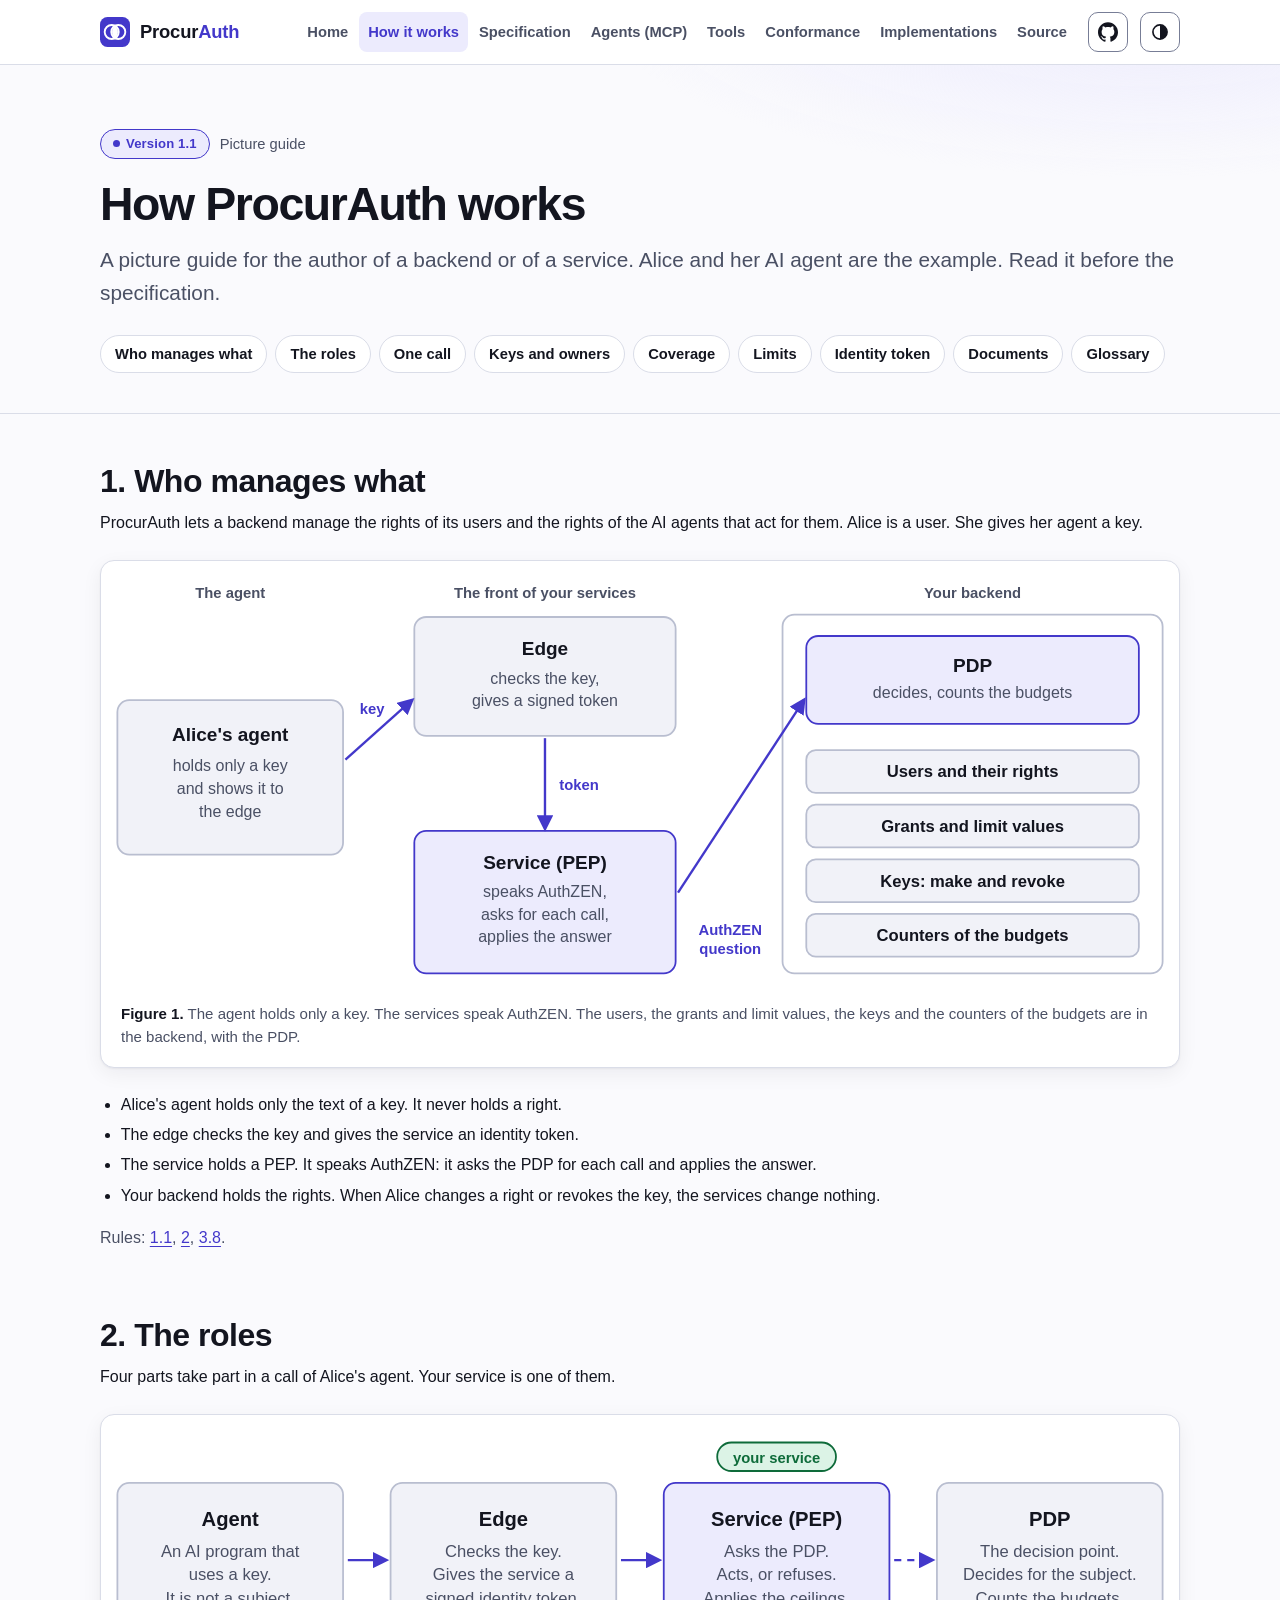
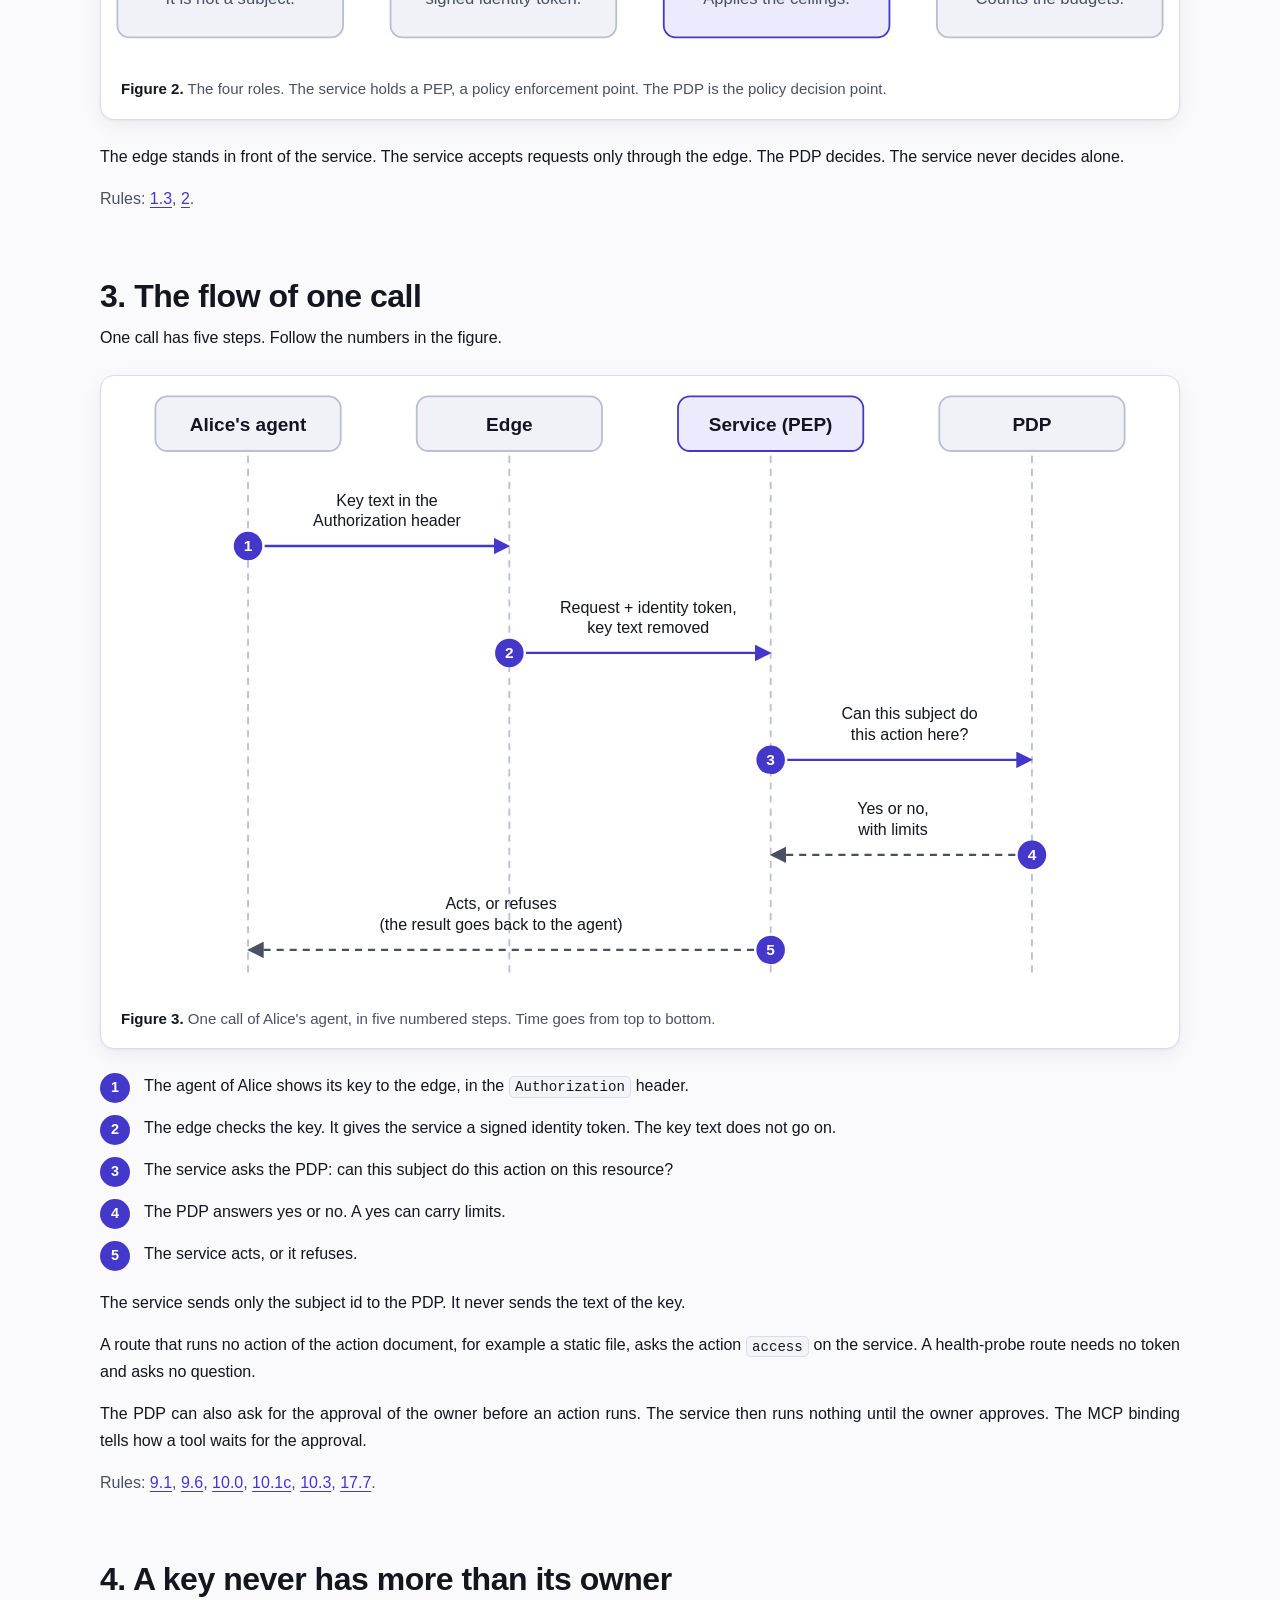
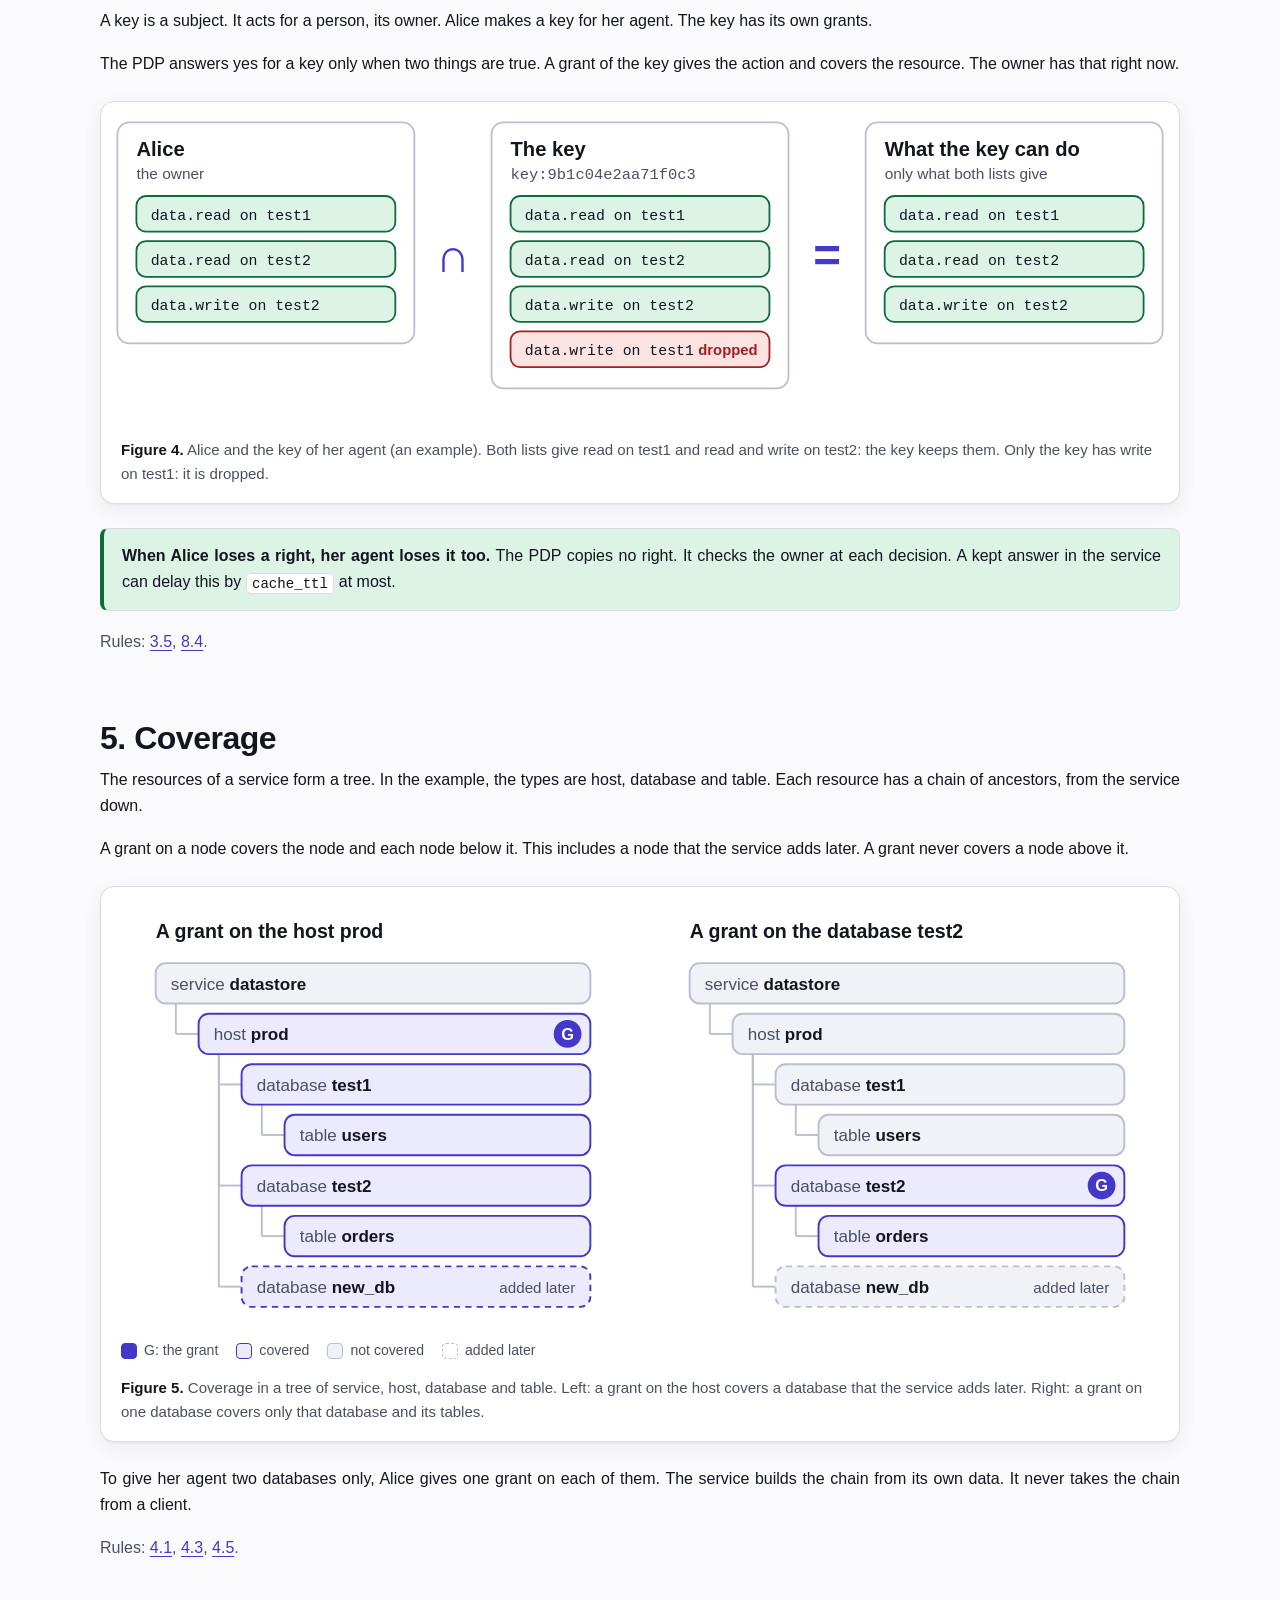
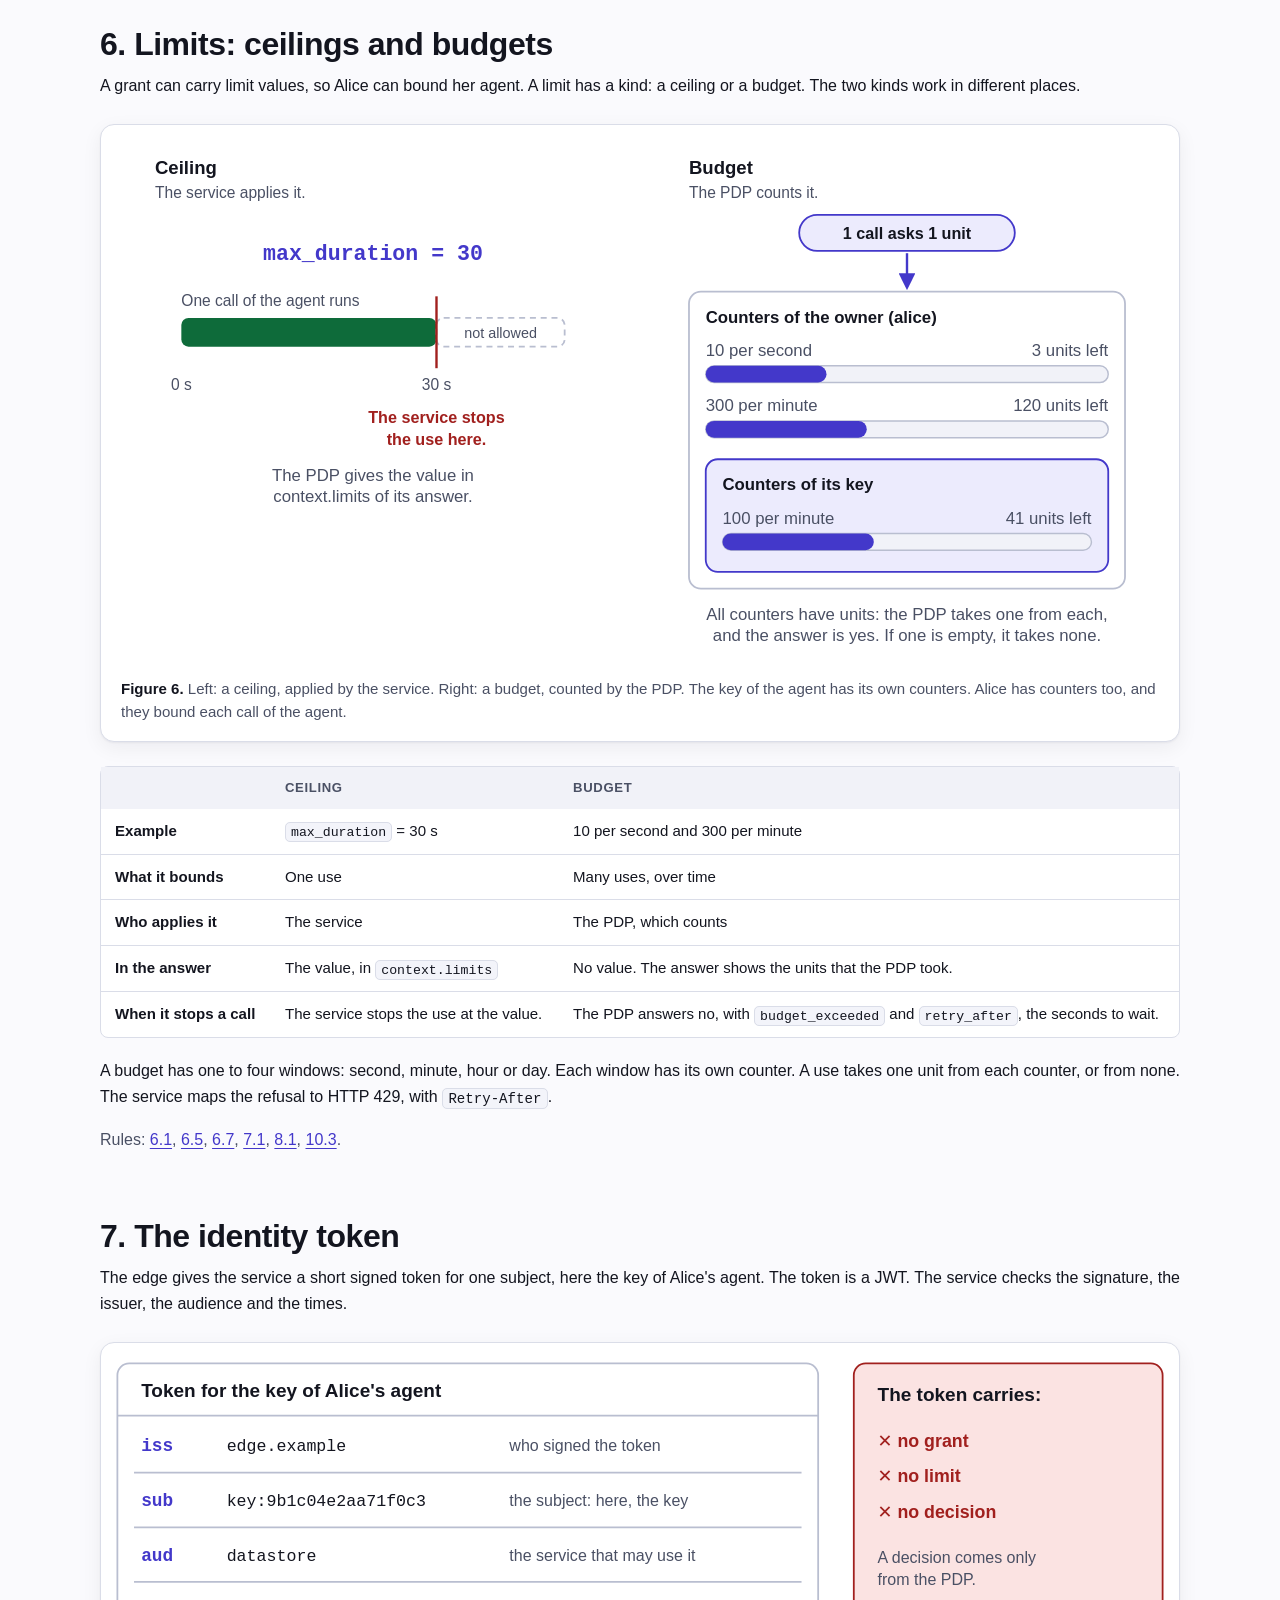
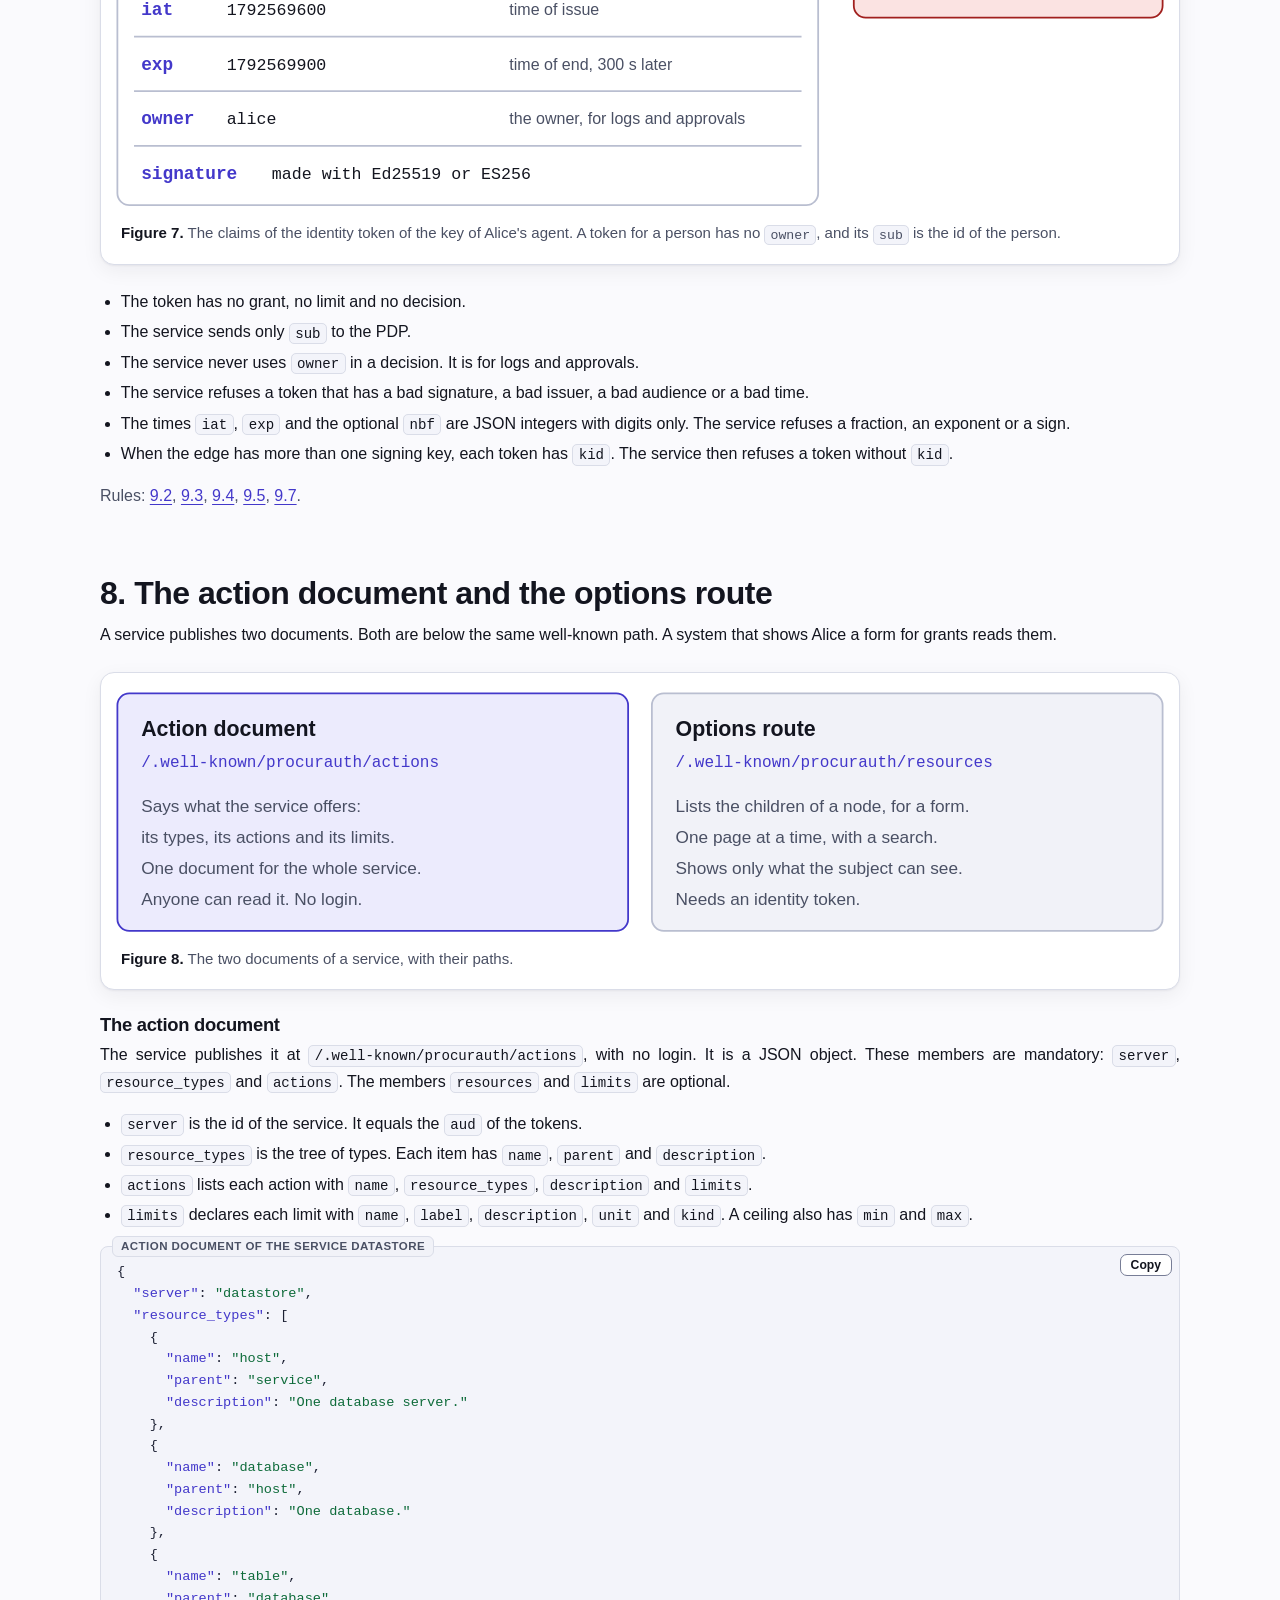
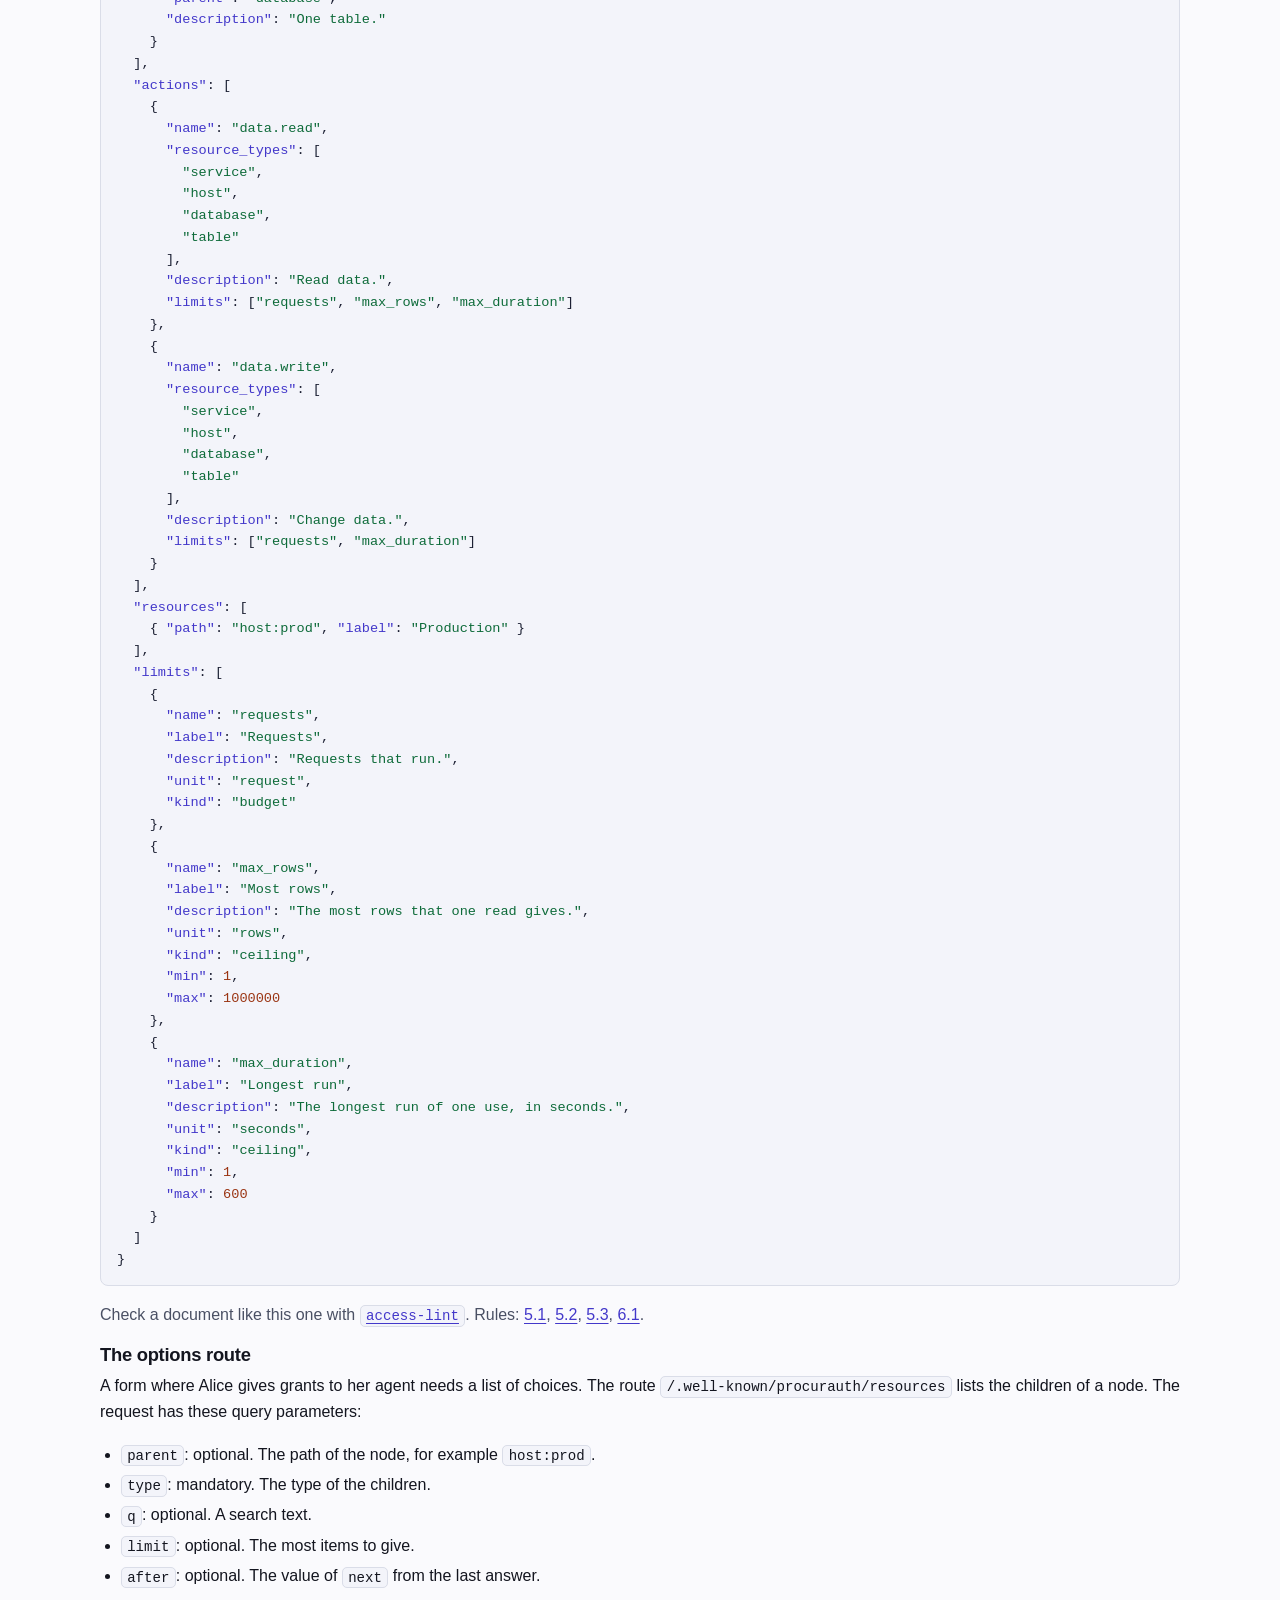
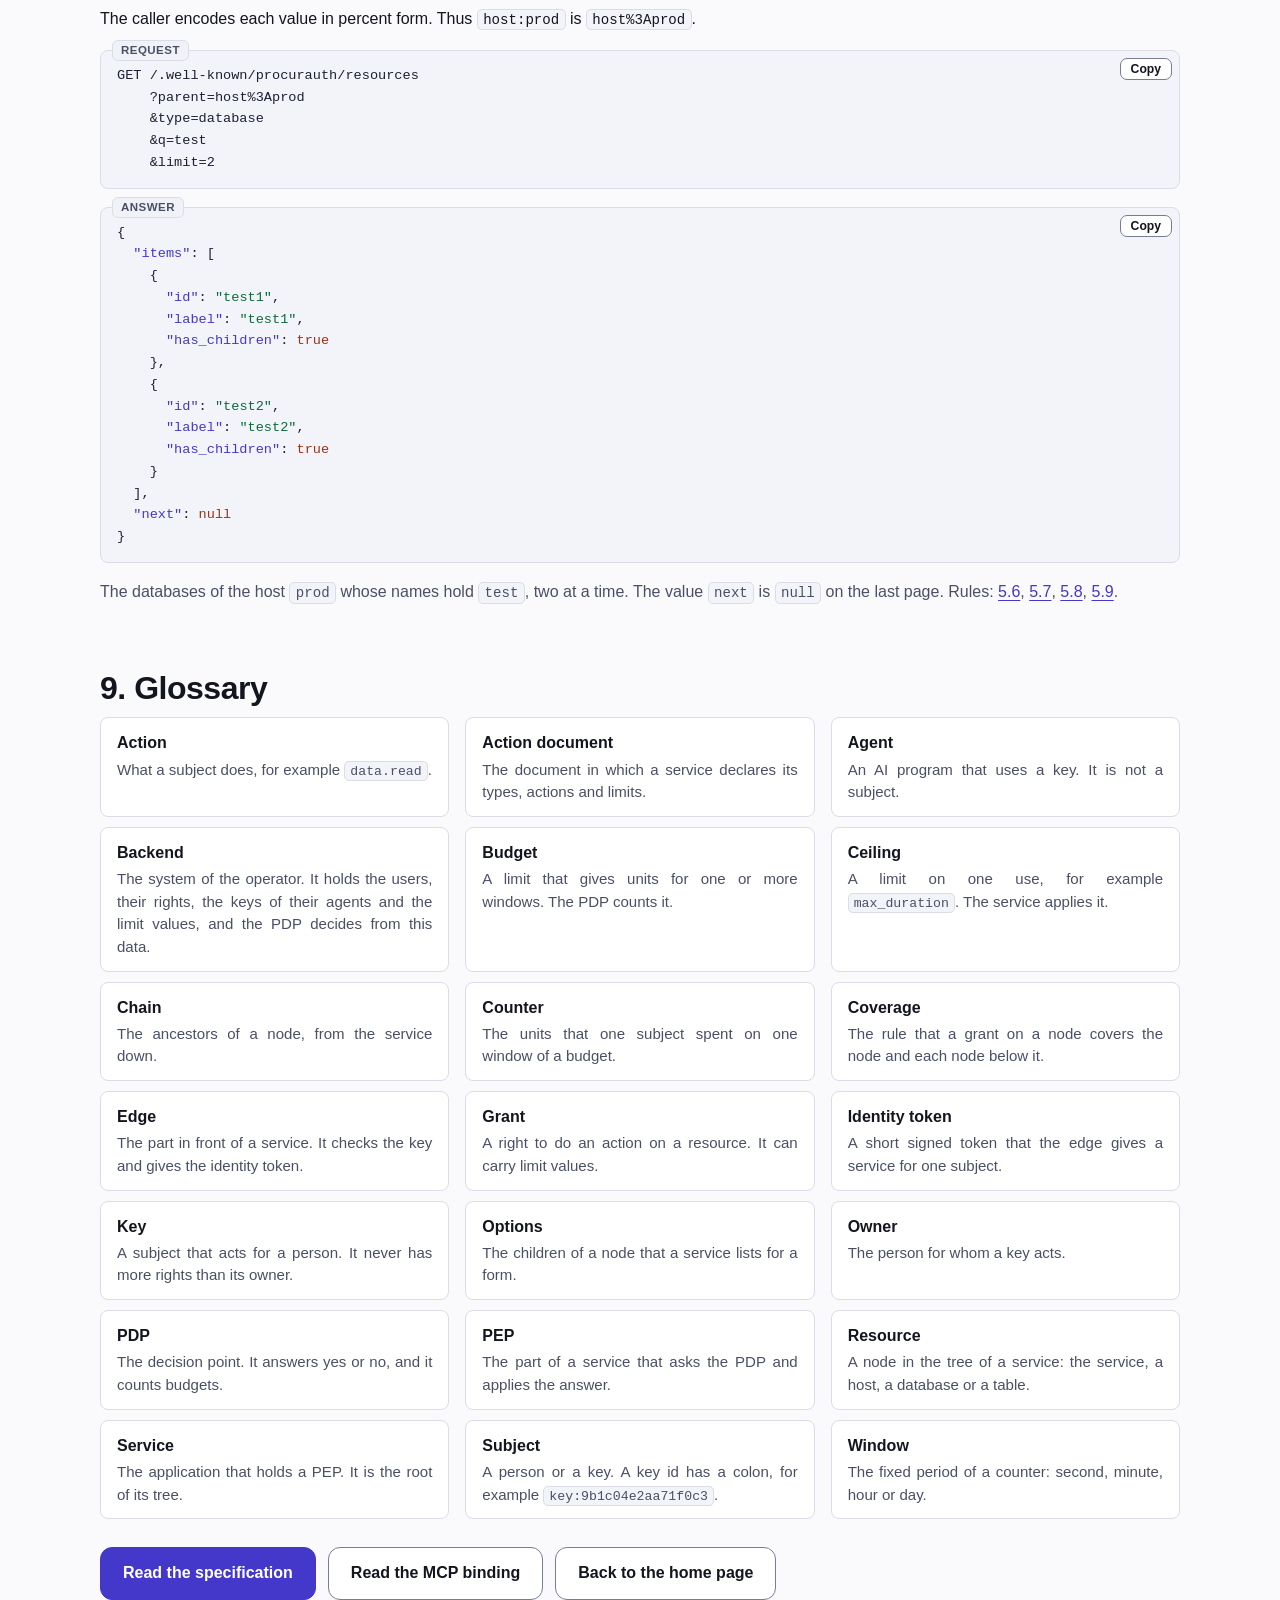
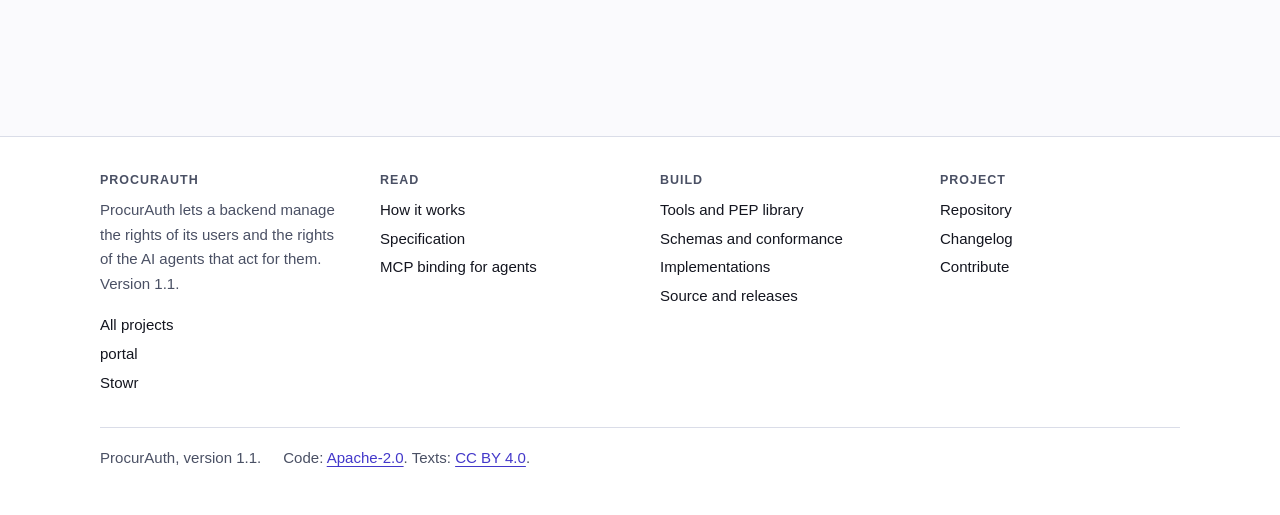
<file: docs/how-it-works.html>
<!doctype html>
<html lang="en">
<head>
<meta charset="utf-8">
<meta name="viewport" content="width=device-width, initial-scale=1">
<meta name="color-scheme" content="light dark">
<meta name="description" content="A picture guide to ProcurAuth: roles, one call, keys and owners, coverage, limits, the identity token and the documents of a service.">
<meta property="og:type" content="website">
<meta property="og:site_name" content="ProcurAuth">
<meta property="og:image" content="https://procurauth.github.io/procurauth/assets/og.png">
<meta property="og:image:width" content="1200">
<meta property="og:image:height" content="630">
<meta property="og:image:alt" content="ProcurAuth: delegated access for AI agents. Protocol 1.1, MCP binding, 245 conformance cases.">
<meta name="twitter:image" content="https://procurauth.github.io/procurauth/assets/og.png">
<meta name="twitter:image:alt" content="ProcurAuth: delegated access for AI agents.">
<meta property="og:title" content="How it works | ProcurAuth">
<meta property="og:description" content="A picture guide to ProcurAuth: roles, one call, keys and owners, coverage, limits, the identity token and the documents of a service.">
<meta name="twitter:card" content="summary_large_image">
<meta name="twitter:title" content="How it works | ProcurAuth">
<meta name="twitter:description" content="A picture guide to ProcurAuth: roles, one call, keys and owners, coverage, limits, the identity token and the documents of a service.">
<link rel="canonical" href="https://procurauth.github.io/procurauth/how-it-works.html">
<meta property="og:url" content="https://procurauth.github.io/procurauth/how-it-works.html">
<title>How it works | ProcurAuth</title>
<link rel="icon" href="assets/favicon.svg" type="image/svg+xml">
<link rel="icon" href="assets/favicon-32.png" sizes="32x32" type="image/png">
<link rel="icon" href="assets/favicon.ico" sizes="16x16 32x32 48x48">
<link rel="apple-touch-icon" href="assets/apple-touch-icon.png">
<link rel="manifest" href="site.webmanifest">
<meta name="theme-color" content="#fafafd" media="(prefers-color-scheme: light)">
<meta name="theme-color" content="#0c0e15" media="(prefers-color-scheme: dark)">
<link rel="stylesheet" href="assets/site.css">
<script src="assets/site.js"></script>
</head>
<body>
<a class="skip" href="#main">Skip to the content</a>
<header class="site-header">
  <div class="wrap bar">
    <a class="brand" href="index.html" aria-label="ProcurAuth, home page"><svg class="mark" viewBox="0 0 32 32" aria-hidden="true" focusable="false"><rect width="32" height="32" rx="8" fill="var(--accent)"/><circle cx="12.5" cy="16" r="7.5" fill="none" stroke="var(--accent-ink)" stroke-width="2"/><circle cx="19.5" cy="16" r="7.5" fill="none" stroke="var(--accent-ink)" stroke-width="2"/><path d="M16 9.9a7.5 7.5 0 0 1 0 12.2a7.5 7.5 0 0 1 0-12.2z" fill="var(--accent-ink)"/></svg><span>Procur<b>Auth</b></span></a>
    <button class="menu-btn" id="menu-btn" type="button" aria-expanded="false" aria-controls="site-nav">Menu</button>
    <nav id="site-nav" aria-label="Main"><ul><li><a href="index.html">Home</a></li><li><a href="how-it-works.html" aria-current="page">How it works</a></li><li><a href="specification.html">Specification</a></li><li><a href="mcp-binding.html">Agents (MCP)</a></li><li><a href="tools.html">Tools</a></li><li><a href="conformance.html">Conformance</a></li><li><a href="implementations.html">Implementations</a></li><li><a href="source.html">Source</a></li><li class="nav-gh"><a href="https://github.com/ProcurAuth/procurauth">GitHub</a></li></ul></nav>
    <a class="gh-link" href="https://github.com/ProcurAuth/procurauth" aria-label="ProcurAuth on GitHub" title="ProcurAuth on GitHub"><svg viewBox="0 0 24 24" aria-hidden="true" focusable="false"><path fill="currentColor" d="M12 .297c-6.63 0-12 5.373-12 12 0 5.303 3.438 9.8 8.205 11.385.6.113.82-.258.82-.577 0-.285-.01-1.04-.015-2.04-3.338.724-4.042-1.61-4.042-1.61C4.422 18.07 3.633 17.7 3.633 17.7c-1.087-.744.084-.729.084-.729 1.205.084 1.838 1.236 1.838 1.236 1.07 1.835 2.809 1.305 3.495.998.108-.776.417-1.305.76-1.605-2.665-.3-5.466-1.332-5.466-5.93 0-1.31.465-2.38 1.235-3.22-.135-.303-.54-1.523.105-3.176 0 0 1.005-.322 3.3 1.23.96-.267 1.98-.399 3-.405 1.02.006 2.04.138 3 .405 2.28-1.552 3.285-1.23 3.285-1.23.645 1.653.24 2.873.12 3.176.765.84 1.23 1.91 1.23 3.22 0 4.61-2.805 5.625-5.475 5.92.42.36.81 1.096.81 2.22 0 1.606-.015 2.896-.015 3.286 0 .315.21.69.825.57C20.565 22.092 24 17.592 24 12.297c0-6.627-5.373-12-12-12"/></svg><span>GitHub</span></a>
    <button class="icon-btn" id="theme-btn" type="button" aria-label="Switch colour theme" title="Switch colour theme"><svg viewBox="0 0 24 24" aria-hidden="true" focusable="false"><circle cx="12" cy="12" r="8.5" fill="none" stroke="currentColor" stroke-width="2"/><path d="M12 3.5a8.5 8.5 0 0 1 0 17z" fill="currentColor"/></svg></button>
  </div>
</header>
<main id="main">
<div class="page-head"><div class="wrap"><p class="eyebrow"><span class="badge">Version 1.1</span> Picture guide</p><h1>How ProcurAuth works</h1><p class="lede">A picture guide for the author of a backend or of a service. Alice and her AI agent are the example. Read it before the specification.</p><ul class="chips" aria-label="On this page"><li><a href="#who">Who manages what</a></li><li><a href="#roles">The roles</a></li><li><a href="#flow">One call</a></li><li><a href="#keys">Keys and owners</a></li><li><a href="#coverage">Coverage</a></li><li><a href="#limits">Limits</a></li><li><a href="#token">Identity token</a></li><li><a href="#documents">Documents</a></li><li><a href="#glossary">Glossary</a></li></ul></div></div>
<div class="page-body"><div class="wrap">

<section id="who" aria-labelledby="who-h">
  <h2 id="who-h">1. Who manages what</h2>
  <p class="prose">ProcurAuth lets a backend manage the rights of its users and the rights of the AI agents that act for them. Alice is a user. She gives her agent a key.</p>
  <figure class="panel" id="fig-1" aria-label="Figure 1: who manages what"><div class="fig-h"><svg viewBox="-2 -2 884 344" role="img" aria-label="Who manages what: the agent holds a key, the services speak AuthZEN, the backend manages the rights"><title>Who manages what: the agent holds a key, the services speak AuthZEN, the backend manages the rights</title><desc>Alice&#x27;s agent holds only a key and shows it to the edge. The edge gives the service an identity token. The service, which holds a PEP, asks the PDP in AuthZEN. The PDP is part of the backend. The backend holds the users and their rights, the grants and limit values, the keys and the counters of the budgets.</desc><defs><marker id="mk-m-f21" viewBox="0 0 10 10" refX="8" refY="5" markerWidth="7" markerHeight="7" orient="auto"><path class="mk-m" d="M0 0L10 5L0 10z"/></marker><marker id="mk-a-f21" viewBox="0 0 10 10" refX="8" refY="5" markerWidth="7" markerHeight="7" orient="auto"><path class="mk-a" d="M0 0L10 5L0 10z"/></marker><marker id="mk-ok-f21" viewBox="0 0 10 10" refX="8" refY="5" markerWidth="7" markerHeight="7" orient="auto"><path class="mk-ok" d="M0 0L10 5L0 10z"/></marker><marker id="mk-no-f21" viewBox="0 0 10 10" refX="8" refY="5" markerWidth="7" markerHeight="7" orient="auto"><path class="mk-no" d="M0 0L10 5L0 10z"/></marker></defs><text x="95" y="14" font-size="12.5" text-anchor="middle" class="tm tb">The agent</text><text x="360" y="14" font-size="12.5" text-anchor="middle" class="tm tb">The front of your services</text><text x="720" y="14" font-size="12.5" text-anchor="middle" class="tm tb">Your backend</text><rect x="0" y="100" width="190" height="130" rx="10" class="box"/><text x="95" y="134" font-size="16" text-anchor="middle" class="tb">Alice&#x27;s agent</text><text x="95" y="160" font-size="13.5" text-anchor="middle" class="tm">holds only a key</text><text x="95" y="179" font-size="13.5" text-anchor="middle" class="tm">and shows it to</text><text x="95" y="198" font-size="13.5" text-anchor="middle" class="tm">the edge</text><rect x="250" y="30" width="220" height="100" rx="10" class="box"/><text x="360" y="62" font-size="16" text-anchor="middle" class="tb">Edge</text><text x="360" y="86" font-size="13.5" text-anchor="middle" class="tm">checks the key,</text><text x="360" y="105" font-size="13.5" text-anchor="middle" class="tm">gives a signed token</text><rect x="250" y="210" width="220" height="120" rx="10" class="box hl"/><text x="360" y="242" font-size="16" text-anchor="middle" class="tb">Service (PEP)</text><text x="360" y="266" font-size="13.5" text-anchor="middle" class="tm">speaks AuthZEN,</text><text x="360" y="285" font-size="13.5" text-anchor="middle" class="tm">asks for each call,</text><text x="360" y="304" font-size="13.5" text-anchor="middle" class="tm">applies the answer</text><rect x="560" y="28" width="320" height="302" rx="10" class="box plain"/><rect x="580" y="46" width="280" height="74" rx="10" class="box hl"/><text x="720" y="76" font-size="16" text-anchor="middle" class="tb">PDP</text><text x="720" y="98" font-size="13.5" text-anchor="middle" class="tm">decides, counts the budgets</text><rect x="580" y="142" width="280" height="36" rx="8" class="box"/><text x="720" y="165" font-size="14" text-anchor="middle" class="tb">Users and their rights</text><rect x="580" y="188" width="280" height="36" rx="8" class="box"/><text x="720" y="211" font-size="14" text-anchor="middle" class="tb">Grants and limit values</text><rect x="580" y="234" width="280" height="36" rx="8" class="box"/><text x="720" y="257" font-size="14" text-anchor="middle" class="tb">Keys: make and revoke</text><rect x="580" y="280" width="280" height="36" rx="8" class="box"/><text x="720" y="303" font-size="14" text-anchor="middle" class="tb">Counters of the budgets</text><line x1="192" y1="150" x2="248" y2="100" class="ln a" marker-end="url(#mk-a-f21)"/><text x="204" y="112" font-size="12.5" text-anchor="start" class="ta tb">key</text><line x1="360" y1="132" x2="360" y2="208" class="ln a" marker-end="url(#mk-a-f21)"/><text x="372" y="176" font-size="12.5" text-anchor="start" class="ta tb">token</text><line x1="472" y1="262" x2="578" y2="100" class="ln a" marker-end="url(#mk-a-f21)"/><text x="516" y="298" font-size="12.5" text-anchor="middle" class="ta tb">AuthZEN</text><text x="516" y="314" font-size="12.5" text-anchor="middle" class="ta tb">question</text></svg></div><div class="fig-v"><svg viewBox="-2 -2 344 704" role="img" aria-label="Who manages what: the agent holds a key, the services speak AuthZEN, the backend manages the rights"><title>Who manages what: the agent holds a key, the services speak AuthZEN, the backend manages the rights</title><desc>Alice&#x27;s agent holds only a key and shows it to the edge. The edge gives the service an identity token. The service, which holds a PEP, asks the PDP in AuthZEN. The PDP is part of the backend. The backend holds the users and their rights, the grants and limit values, the keys and the counters of the budgets.</desc><defs><marker id="mk-m-f22" viewBox="0 0 10 10" refX="8" refY="5" markerWidth="7" markerHeight="7" orient="auto"><path class="mk-m" d="M0 0L10 5L0 10z"/></marker><marker id="mk-a-f22" viewBox="0 0 10 10" refX="8" refY="5" markerWidth="7" markerHeight="7" orient="auto"><path class="mk-a" d="M0 0L10 5L0 10z"/></marker><marker id="mk-ok-f22" viewBox="0 0 10 10" refX="8" refY="5" markerWidth="7" markerHeight="7" orient="auto"><path class="mk-ok" d="M0 0L10 5L0 10z"/></marker><marker id="mk-no-f22" viewBox="0 0 10 10" refX="8" refY="5" markerWidth="7" markerHeight="7" orient="auto"><path class="mk-no" d="M0 0L10 5L0 10z"/></marker></defs><rect x="20" y="0" width="300" height="76" rx="10" class="box"/><text x="36" y="28" font-size="16" text-anchor="start" class="tb">Alice&#x27;s agent</text><text x="36" y="52" font-size="13.5" text-anchor="start" class="tm">holds only a key</text><line x1="170" y1="79" x2="170" y2="104" class="ln a" marker-end="url(#mk-a-f22)"/><text x="182" y="98" font-size="12.5" text-anchor="start" class="ta tb">key</text><rect x="20" y="108" width="300" height="76" rx="10" class="box"/><text x="36" y="136" font-size="16" text-anchor="start" class="tb">Edge</text><text x="36" y="160" font-size="13.5" text-anchor="start" class="tm">checks the key, gives a signed token</text><line x1="170" y1="187" x2="170" y2="212" class="ln a" marker-end="url(#mk-a-f22)"/><text x="182" y="206" font-size="12.5" text-anchor="start" class="ta tb">token</text><rect x="20" y="216" width="300" height="76" rx="10" class="box hl"/><text x="36" y="244" font-size="16" text-anchor="start" class="tb">Service (PEP)</text><text x="36" y="268" font-size="13.5" text-anchor="start" class="tm">speaks AuthZEN, applies the answer</text><line x1="170" y1="295" x2="170" y2="330" class="ln a" marker-end="url(#mk-a-f22)"/><text x="182" y="318" font-size="12.5" text-anchor="start" class="ta tb">AuthZEN question</text><rect x="20" y="334" width="300" height="360" rx="10" class="box plain"/><text x="36" y="362" font-size="16" text-anchor="start" class="tb">Your backend</text><rect x="36" y="376" width="268" height="64" rx="10" class="box hl"/><text x="170" y="402" font-size="15" text-anchor="middle" class="tb">PDP</text><text x="170" y="424" font-size="13.5" text-anchor="middle" class="tm">decides, counts the budgets</text><rect x="36" y="456" width="268" height="44" rx="8" class="box"/><text x="170" y="484" font-size="14" text-anchor="middle" class="tb">Users and their rights</text><rect x="36" y="512" width="268" height="44" rx="8" class="box"/><text x="170" y="540" font-size="14" text-anchor="middle" class="tb">Grants and limit values</text><rect x="36" y="568" width="268" height="44" rx="8" class="box"/><text x="170" y="596" font-size="14" text-anchor="middle" class="tb">Keys: make and revoke</text><rect x="36" y="624" width="268" height="44" rx="8" class="box"/><text x="170" y="652" font-size="14" text-anchor="middle" class="tb">Counters of the budgets</text></svg></div><figcaption><strong>Figure 1.</strong> The agent holds only a key. The services speak AuthZEN. The users, the grants and limit values, the keys and the counters of the budgets are in the backend, with the PDP.</figcaption></figure>
  <ul class="prose">
    <li>Alice&#39;s agent holds only the text of a key. It never holds a right.</li>
    <li>The edge checks the key and gives the service an identity token.</li>
    <li>The service holds a PEP. It speaks AuthZEN: it asks the PDP for each call and applies the answer.</li>
    <li>Your backend holds the rights. When Alice changes a right or revokes the key, the services change nothing.</li>
  </ul>
  <p class="muted">Rules: <a href="specification.html#p-1-1">1.1</a>, <a href="specification.html#s-2">2</a>, <a href="specification.html#p-3-8">3.8</a>.</p>
</section>

<section id="roles" aria-labelledby="roles-h">
  <h2 id="roles-h">2. The roles</h2>
  <p class="prose">Four parts take part in a call of Alice&#39;s agent. Your service is one of them.</p>
  <figure class="panel" id="fig-2" aria-label="Figure 2: the four roles"><div class="fig-h"><svg viewBox="-2 -2 884 194" role="img" aria-label="The four roles: agent, edge, service with its PEP, and the PDP"><title>The four roles: agent, edge, service with its PEP, and the PDP</title><desc>The agent talks to the edge. The edge talks to the service. The service asks the PDP, which decides.</desc><defs><marker id="mk-m-f23" viewBox="0 0 10 10" refX="8" refY="5" markerWidth="7" markerHeight="7" orient="auto"><path class="mk-m" d="M0 0L10 5L0 10z"/></marker><marker id="mk-a-f23" viewBox="0 0 10 10" refX="8" refY="5" markerWidth="7" markerHeight="7" orient="auto"><path class="mk-a" d="M0 0L10 5L0 10z"/></marker><marker id="mk-ok-f23" viewBox="0 0 10 10" refX="8" refY="5" markerWidth="7" markerHeight="7" orient="auto"><path class="mk-ok" d="M0 0L10 5L0 10z"/></marker><marker id="mk-no-f23" viewBox="0 0 10 10" refX="8" refY="5" markerWidth="7" markerHeight="7" orient="auto"><path class="mk-no" d="M0 0L10 5L0 10z"/></marker></defs><rect x="0" y="40" width="190" height="130" rx="10" class="box"/><text x="95" y="76" font-size="17" text-anchor="middle" class="tb">Agent</text><text x="95" y="102" font-size="14" text-anchor="middle" class="tm">An AI program that</text><text x="95" y="122" font-size="14" text-anchor="middle" class="tm">uses a key.</text><text x="95" y="142" font-size="14" text-anchor="middle" class="tm">It is not a subject.</text><line x1="194" y1="105" x2="226" y2="105" class="ln a" marker-end="url(#mk-a-f23)"/><rect x="230" y="40" width="190" height="130" rx="10" class="box"/><text x="325" y="76" font-size="17" text-anchor="middle" class="tb">Edge</text><text x="325" y="102" font-size="14" text-anchor="middle" class="tm">Checks the key.</text><text x="325" y="122" font-size="14" text-anchor="middle" class="tm">Gives the service a</text><text x="325" y="142" font-size="14" text-anchor="middle" class="tm">signed identity token.</text><line x1="424" y1="105" x2="456" y2="105" class="ln a" marker-end="url(#mk-a-f23)"/><rect x="460" y="40" width="190" height="130" rx="10" class="box hl"/><text x="555" y="76" font-size="17" text-anchor="middle" class="tb">Service (PEP)</text><text x="555" y="102" font-size="14" text-anchor="middle" class="tm">Asks the PDP.</text><text x="555" y="122" font-size="14" text-anchor="middle" class="tm">Acts, or refuses.</text><text x="555" y="142" font-size="14" text-anchor="middle" class="tm">Applies the ceilings.</text><line x1="654" y1="105" x2="686" y2="105" class="ln a dash" marker-end="url(#mk-a-f23)"/><rect x="690" y="40" width="190" height="130" rx="10" class="box"/><text x="785" y="76" font-size="17" text-anchor="middle" class="tb">PDP</text><text x="785" y="102" font-size="14" text-anchor="middle" class="tm">The decision point.</text><text x="785" y="122" font-size="14" text-anchor="middle" class="tm">Decides for the subject.</text><text x="785" y="142" font-size="14" text-anchor="middle" class="tm">Counts the budgets.</text><rect x="505" y="6" width="100" height="24" rx="12" class="box ok"/><text x="555" y="23" font-size="12.5" text-anchor="middle" class="tok tb">your service</text></svg></div><div class="fig-v"><svg viewBox="-2 -2 344 532" role="img" aria-label="The four roles: agent, edge, service with its PEP, and the PDP"><title>The four roles: agent, edge, service with its PEP, and the PDP</title><desc>The agent talks to the edge. The edge talks to the service. The service asks the PDP, which decides.</desc><defs><marker id="mk-m-f24" viewBox="0 0 10 10" refX="8" refY="5" markerWidth="7" markerHeight="7" orient="auto"><path class="mk-m" d="M0 0L10 5L0 10z"/></marker><marker id="mk-a-f24" viewBox="0 0 10 10" refX="8" refY="5" markerWidth="7" markerHeight="7" orient="auto"><path class="mk-a" d="M0 0L10 5L0 10z"/></marker><marker id="mk-ok-f24" viewBox="0 0 10 10" refX="8" refY="5" markerWidth="7" markerHeight="7" orient="auto"><path class="mk-ok" d="M0 0L10 5L0 10z"/></marker><marker id="mk-no-f24" viewBox="0 0 10 10" refX="8" refY="5" markerWidth="7" markerHeight="7" orient="auto"><path class="mk-no" d="M0 0L10 5L0 10z"/></marker></defs><rect x="20" y="4" width="300" height="102" rx="10" class="box"/><text x="36" y="32" font-size="16" text-anchor="start" class="tb">Agent</text><text x="36" y="54" font-size="13.5" text-anchor="start" class="tm">An AI program that</text><text x="36" y="72" font-size="13.5" text-anchor="start" class="tm">uses a key.</text><text x="36" y="90" font-size="13.5" text-anchor="start" class="tm">It is not a subject.</text><line x1="170" y1="109" x2="170" y2="132" class="ln a" marker-end="url(#mk-a-f24)"/><rect x="20" y="134" width="300" height="102" rx="10" class="box"/><text x="36" y="162" font-size="16" text-anchor="start" class="tb">Edge</text><text x="36" y="184" font-size="13.5" text-anchor="start" class="tm">Checks the key.</text><text x="36" y="202" font-size="13.5" text-anchor="start" class="tm">Gives the service a</text><text x="36" y="220" font-size="13.5" text-anchor="start" class="tm">signed identity token.</text><line x1="170" y1="239" x2="170" y2="262" class="ln a" marker-end="url(#mk-a-f24)"/><rect x="20" y="264" width="100" height="22" rx="11" class="box ok"/><text x="70" y="280" font-size="12" text-anchor="middle" class="tok tb">your service</text><rect x="20" y="292" width="300" height="102" rx="10" class="box hl"/><text x="36" y="320" font-size="16" text-anchor="start" class="tb">Service (PEP)</text><text x="36" y="342" font-size="13.5" text-anchor="start" class="tm">Asks the PDP.</text><text x="36" y="360" font-size="13.5" text-anchor="start" class="tm">Acts, or refuses.</text><text x="36" y="378" font-size="13.5" text-anchor="start" class="tm">Applies the ceilings.</text><line x1="170" y1="397" x2="170" y2="420" class="ln a dash" marker-end="url(#mk-a-f24)"/><rect x="20" y="422" width="300" height="102" rx="10" class="box"/><text x="36" y="450" font-size="16" text-anchor="start" class="tb">PDP</text><text x="36" y="472" font-size="13.5" text-anchor="start" class="tm">The decision point.</text><text x="36" y="490" font-size="13.5" text-anchor="start" class="tm">Decides for the subject.</text><text x="36" y="508" font-size="13.5" text-anchor="start" class="tm">Counts the budgets.</text></svg></div><figcaption><strong>Figure 2.</strong> The four roles. The service holds a PEP, a policy enforcement point. The PDP is the policy decision point.</figcaption></figure>
  <p class="prose">The edge stands in front of the service. The service accepts requests only through the edge. The PDP decides. The service never decides alone.</p>
  <p class="muted">Rules: <a href="specification.html#p-1-3">1.3</a>, <a href="specification.html#s-2">2</a>.</p>
</section>

<section id="flow" aria-labelledby="flow-h">
  <h2 id="flow-h">3. The flow of one call</h2>
  <p class="prose">One call has five steps. Follow the numbers in the figure.</p>
  <figure class="panel" id="fig-3" aria-label="Figure 3: the flow of one call"><div class="fig-h"><svg viewBox="-2 -2 884 504" role="img" aria-label="The flow of one call in five numbered steps"><title>The flow of one call in five numbered steps</title><desc>Time goes from top to bottom. Step 1: the agent shows its key to the edge. Step 2: the edge gives the service a request with an identity token and no key text. Step 3: the service asks the PDP. Step 4: the PDP answers yes or no, with limits. Step 5: the service acts or refuses, and the result goes back to the agent.</desc><defs><marker id="mk-m-f25" viewBox="0 0 10 10" refX="8" refY="5" markerWidth="7" markerHeight="7" orient="auto"><path class="mk-m" d="M0 0L10 5L0 10z"/></marker><marker id="mk-a-f25" viewBox="0 0 10 10" refX="8" refY="5" markerWidth="7" markerHeight="7" orient="auto"><path class="mk-a" d="M0 0L10 5L0 10z"/></marker><marker id="mk-ok-f25" viewBox="0 0 10 10" refX="8" refY="5" markerWidth="7" markerHeight="7" orient="auto"><path class="mk-ok" d="M0 0L10 5L0 10z"/></marker><marker id="mk-no-f25" viewBox="0 0 10 10" refX="8" refY="5" markerWidth="7" markerHeight="7" orient="auto"><path class="mk-no" d="M0 0L10 5L0 10z"/></marker></defs><rect x="32" y="0" width="156" height="46" rx="10" class="box"/><text x="110" y="29" font-size="16" text-anchor="middle" class="tb">Alice&#x27;s agent</text><line x1="110" y1="50" x2="110" y2="490" class="ln thin dash"/><rect x="252" y="0" width="156" height="46" rx="10" class="box"/><text x="330" y="29" font-size="16" text-anchor="middle" class="tb">Edge</text><line x1="330" y1="50" x2="330" y2="490" class="ln thin dash"/><rect x="472" y="0" width="156" height="46" rx="10" class="box hl"/><text x="550" y="29" font-size="16" text-anchor="middle" class="tb">Service (PEP)</text><line x1="550" y1="50" x2="550" y2="490" class="ln thin dash"/><rect x="692" y="0" width="156" height="46" rx="10" class="box"/><text x="770" y="29" font-size="16" text-anchor="middle" class="tb">PDP</text><line x1="770" y1="50" x2="770" y2="490" class="ln thin dash"/><line x1="124" y1="126" x2="328" y2="126" class="ln a" marker-end="url(#mk-a-f25)"/><circle cx="110" cy="126" r="12" class="num"/><text x="110" y="130.5" font-size="13" text-anchor="middle" class="numt">1</text><text x="227" y="92" font-size="13.5" text-anchor="middle">Key text in the</text><text x="227" y="109" font-size="13.5" text-anchor="middle">Authorization header</text><line x1="344" y1="216" x2="548" y2="216" class="ln a" marker-end="url(#mk-a-f25)"/><circle cx="330" cy="216" r="12" class="num"/><text x="330" y="220.5" font-size="13" text-anchor="middle" class="numt">2</text><text x="447" y="182" font-size="13.5" text-anchor="middle">Request + identity token,</text><text x="447" y="199" font-size="13.5" text-anchor="middle">key text removed</text><line x1="564" y1="306" x2="768" y2="306" class="ln a" marker-end="url(#mk-a-f25)"/><circle cx="550" cy="306" r="12" class="num"/><text x="550" y="310.5" font-size="13" text-anchor="middle" class="numt">3</text><text x="667" y="272" font-size="13.5" text-anchor="middle">Can this subject do</text><text x="667" y="289" font-size="13.5" text-anchor="middle">this action here?</text><line x1="756" y1="386" x2="552" y2="386" class="ln dash" marker-end="url(#mk-m-f25)"/><circle cx="770" cy="386" r="12" class="num"/><text x="770" y="390.5" font-size="13" text-anchor="middle" class="numt">4</text><text x="653" y="352" font-size="13.5" text-anchor="middle">Yes or no,</text><text x="653" y="369" font-size="13.5" text-anchor="middle">with limits</text><line x1="536" y1="466" x2="112" y2="466" class="ln dash" marker-end="url(#mk-m-f25)"/><circle cx="550" cy="466" r="12" class="num"/><text x="550" y="470.5" font-size="13" text-anchor="middle" class="numt">5</text><text x="323" y="432" font-size="13.5" text-anchor="middle">Acts, or refuses</text><text x="323" y="449" font-size="13.5" text-anchor="middle">(the result goes back to the agent)</text></svg></div><div class="fig-v"><svg viewBox="-2 -2 344 500" role="img" aria-label="The flow of one call in five numbered steps"><title>The flow of one call in five numbered steps</title><desc>Time goes from top to bottom. Step 1: the agent shows its key to the edge. Step 2: the edge gives the service a request with an identity token and no key text. Step 3: the service asks the PDP. Step 4: the PDP answers yes or no, with limits. Step 5: the service acts or refuses, and the result goes back to the agent.</desc><defs><marker id="mk-m-f26" viewBox="0 0 10 10" refX="8" refY="5" markerWidth="7" markerHeight="7" orient="auto"><path class="mk-m" d="M0 0L10 5L0 10z"/></marker><marker id="mk-a-f26" viewBox="0 0 10 10" refX="8" refY="5" markerWidth="7" markerHeight="7" orient="auto"><path class="mk-a" d="M0 0L10 5L0 10z"/></marker><marker id="mk-ok-f26" viewBox="0 0 10 10" refX="8" refY="5" markerWidth="7" markerHeight="7" orient="auto"><path class="mk-ok" d="M0 0L10 5L0 10z"/></marker><marker id="mk-no-f26" viewBox="0 0 10 10" refX="8" refY="5" markerWidth="7" markerHeight="7" orient="auto"><path class="mk-no" d="M0 0L10 5L0 10z"/></marker></defs><rect x="20" y="6" width="300" height="76" rx="10" class="box"/><circle cx="46" cy="44" r="12" class="num"/><text x="46" y="48.5" font-size="13" text-anchor="middle" class="numt">1</text><text x="70" y="37" font-size="16" text-anchor="start" class="tb">Agent to edge</text><text x="70" y="58" font-size="13" text-anchor="start" class="tm">Shows its key.</text><line x1="170" y1="85" x2="170" y2="105" class="ln a" marker-end="url(#mk-a-f26)"/><rect x="20" y="108" width="300" height="76" rx="10" class="box"/><circle cx="46" cy="146" r="12" class="num"/><text x="46" y="150.5" font-size="13" text-anchor="middle" class="numt">2</text><text x="70" y="139" font-size="16" text-anchor="start" class="tb">Edge to service</text><text x="70" y="160" font-size="13" text-anchor="start" class="tm">Checks the key. Gives a token.</text><line x1="170" y1="187" x2="170" y2="207" class="ln a" marker-end="url(#mk-a-f26)"/><rect x="20" y="210" width="300" height="76" rx="10" class="box hl"/><circle cx="46" cy="248" r="12" class="num"/><text x="46" y="252.5" font-size="13" text-anchor="middle" class="numt">3</text><text x="70" y="241" font-size="16" text-anchor="start" class="tb">Service to PDP</text><text x="70" y="262" font-size="13" text-anchor="start" class="tm">Can this subject do this action?</text><line x1="170" y1="289" x2="170" y2="309" class="ln a" marker-end="url(#mk-a-f26)"/><rect x="20" y="312" width="300" height="76" rx="10" class="box"/><circle cx="46" cy="350" r="12" class="num"/><text x="46" y="354.5" font-size="13" text-anchor="middle" class="numt">4</text><text x="70" y="343" font-size="16" text-anchor="start" class="tb">PDP to service</text><text x="70" y="364" font-size="13" text-anchor="start" class="tm">Yes or no, with limits.</text><line x1="170" y1="391" x2="170" y2="411" class="ln a" marker-end="url(#mk-a-f26)"/><rect x="20" y="414" width="300" height="76" rx="10" class="box ok"/><circle cx="46" cy="452" r="12" class="num"/><text x="46" y="456.5" font-size="13" text-anchor="middle" class="numt">5</text><text x="70" y="445" font-size="16" text-anchor="start" class="tb">Service</text><text x="70" y="466" font-size="13" text-anchor="start" class="tm">Acts, or refuses.</text></svg></div><figcaption><strong>Figure 3.</strong> One call of Alice&#39;s agent, in five numbered steps. Time goes from top to bottom.</figcaption></figure>
  <ol class="steps">
    <li>The agent of Alice shows its key to the edge, in the <code>Authorization</code> header.</li>
    <li>The edge checks the key. It gives the service a signed identity token. The key text does not go on.</li>
    <li>The service asks the PDP: can this subject do this action on this resource?</li>
    <li>The PDP answers yes or no. A yes can carry limits.</li>
    <li>The service acts, or it refuses.</li>
  </ol>
  <p class="prose">The service sends only the subject id to the PDP. It never sends the text of the key.</p>
  <p class="prose">A route that runs no action of the action document, for example a static file, asks the action <code>access</code> on the service. A health-probe route needs no token and asks no question.</p>
  <p class="prose">The PDP can also ask for the approval of the owner before an action runs. The service then runs nothing until the owner approves. The MCP binding tells how a tool waits for the approval.</p>
  <p class="muted">Rules: <a href="specification.html#p-9-1">9.1</a>, <a href="specification.html#p-9-6">9.6</a>, <a href="specification.html#p-10-0">10.0</a>, <a href="specification.html#p-10-1c">10.1c</a>, <a href="specification.html#p-10-3">10.3</a>, <a href="specification.html#p-17-7">17.7</a>.</p>
</section>

<section id="keys" aria-labelledby="keys-h">
  <h2 id="keys-h">4. A key never has more than its owner</h2>
  <p class="prose">A key is a subject. It acts for a person, its owner. Alice makes a key for her agent. The key has its own grants.</p>
  <p class="prose">The PDP answers yes for a key only when two things are true. A grant of the key gives the action and covers the resource. The owner has that right now.</p>
  <figure class="panel" id="fig-4" aria-label="Figure 4: grants of a person, grants of a key, and the result"><div class="fig-h"><svg viewBox="-2 -2 884 256" role="img" aria-label="A key keeps only what its owner also has"><title>A key keeps only what its owner also has</title><desc>Alice has read on test1, read on test2 and write on test2. Her key has the same three grants and also write on test1. The result is the grants that are in both lists: read on test1, and read and write on test2. Write on test1 is dropped.</desc><defs><marker id="mk-m-f27" viewBox="0 0 10 10" refX="8" refY="5" markerWidth="7" markerHeight="7" orient="auto"><path class="mk-m" d="M0 0L10 5L0 10z"/></marker><marker id="mk-a-f27" viewBox="0 0 10 10" refX="8" refY="5" markerWidth="7" markerHeight="7" orient="auto"><path class="mk-a" d="M0 0L10 5L0 10z"/></marker><marker id="mk-ok-f27" viewBox="0 0 10 10" refX="8" refY="5" markerWidth="7" markerHeight="7" orient="auto"><path class="mk-ok" d="M0 0L10 5L0 10z"/></marker><marker id="mk-no-f27" viewBox="0 0 10 10" refX="8" refY="5" markerWidth="7" markerHeight="7" orient="auto"><path class="mk-no" d="M0 0L10 5L0 10z"/></marker></defs><rect x="0" y="0" width="250" height="186" rx="10" class="box plain"/><text x="16" y="28" font-size="17" text-anchor="start" class="tb">Alice</text><text x="16" y="48" font-size="13" text-anchor="start" class="tm">the owner</text><rect x="16" y="62" width="218" height="30" rx="8" class="box ok"/><text x="28" y="82" font-size="12.5" text-anchor="start" class="mono">data.read on test1</text><rect x="16" y="100" width="218" height="30" rx="8" class="box ok"/><text x="28" y="120" font-size="12.5" text-anchor="start" class="mono">data.read on test2</text><rect x="16" y="138" width="218" height="30" rx="8" class="box ok"/><text x="28" y="158" font-size="12.5" text-anchor="start" class="mono">data.write on test2</text><rect x="315" y="0" width="250" height="224" rx="10" class="box plain"/><text x="331" y="28" font-size="17" text-anchor="start" class="tb">The key</text><text x="331" y="48" font-size="13" text-anchor="start" class="tm mono">key:9b1c04e2aa71f0c3</text><rect x="331" y="62" width="218" height="30" rx="8" class="box ok"/><text x="343" y="82" font-size="12.5" text-anchor="start" class="mono">data.read on test1</text><rect x="331" y="100" width="218" height="30" rx="8" class="box ok"/><text x="343" y="120" font-size="12.5" text-anchor="start" class="mono">data.read on test2</text><rect x="331" y="138" width="218" height="30" rx="8" class="box ok"/><text x="343" y="158" font-size="12.5" text-anchor="start" class="mono">data.write on test2</text><rect x="331" y="176" width="218" height="30" rx="8" class="box no"/><text x="343" y="196" font-size="12.5" text-anchor="start" class="mono">data.write on test1</text><text x="539" y="196" font-size="12.5" text-anchor="end" class="tno tb">dropped</text><rect x="630" y="0" width="250" height="186" rx="10" class="box plain"/><text x="646" y="28" font-size="17" text-anchor="start" class="tb">What the key can do</text><text x="646" y="48" font-size="13" text-anchor="start" class="tm">only what both lists give</text><rect x="646" y="62" width="218" height="30" rx="8" class="box ok"/><text x="658" y="82" font-size="12.5" text-anchor="start" class="mono">data.read on test1</text><rect x="646" y="100" width="218" height="30" rx="8" class="box ok"/><text x="658" y="120" font-size="12.5" text-anchor="start" class="mono">data.read on test2</text><rect x="646" y="138" width="218" height="30" rx="8" class="box ok"/><text x="658" y="158" font-size="12.5" text-anchor="start" class="mono">data.write on test2</text><text x="282.5" y="126" font-size="40" text-anchor="middle" class="ta tb">∩</text><text x="597.5" y="126" font-size="40" text-anchor="middle" class="ta tb">=</text></svg></div><div class="fig-v"><svg viewBox="-2 -2 344 700" role="img" aria-label="A key keeps only what its owner also has"><title>A key keeps only what its owner also has</title><desc>Alice has read on test1, read on test2 and write on test2. Her key has the same three grants and also write on test1. The result is the grants that are in both lists: read on test1, and read and write on test2. Write on test1 is dropped.</desc><defs><marker id="mk-m-f28" viewBox="0 0 10 10" refX="8" refY="5" markerWidth="7" markerHeight="7" orient="auto"><path class="mk-m" d="M0 0L10 5L0 10z"/></marker><marker id="mk-a-f28" viewBox="0 0 10 10" refX="8" refY="5" markerWidth="7" markerHeight="7" orient="auto"><path class="mk-a" d="M0 0L10 5L0 10z"/></marker><marker id="mk-ok-f28" viewBox="0 0 10 10" refX="8" refY="5" markerWidth="7" markerHeight="7" orient="auto"><path class="mk-ok" d="M0 0L10 5L0 10z"/></marker><marker id="mk-no-f28" viewBox="0 0 10 10" refX="8" refY="5" markerWidth="7" markerHeight="7" orient="auto"><path class="mk-no" d="M0 0L10 5L0 10z"/></marker></defs><rect x="20" y="4" width="300" height="186" rx="10" class="box plain"/><text x="36" y="32" font-size="17" text-anchor="start" class="tb">Alice</text><text x="36" y="52" font-size="13" text-anchor="start" class="tm">the owner</text><rect x="36" y="66" width="268" height="30" rx="8" class="box ok"/><text x="48" y="86" font-size="12.5" text-anchor="start" class="mono">data.read on test1</text><rect x="36" y="104" width="268" height="30" rx="8" class="box ok"/><text x="48" y="124" font-size="12.5" text-anchor="start" class="mono">data.read on test2</text><rect x="36" y="142" width="268" height="30" rx="8" class="box ok"/><text x="48" y="162" font-size="12.5" text-anchor="start" class="mono">data.write on test2</text><text x="170" y="224" font-size="36" text-anchor="middle" class="ta tb">∩</text><rect x="20" y="236" width="300" height="224" rx="10" class="box plain"/><text x="36" y="264" font-size="17" text-anchor="start" class="tb">The key</text><text x="36" y="284" font-size="13" text-anchor="start" class="tm mono">key:9b1c04e2aa71f0c3</text><rect x="36" y="298" width="268" height="30" rx="8" class="box ok"/><text x="48" y="318" font-size="12.5" text-anchor="start" class="mono">data.read on test1</text><rect x="36" y="336" width="268" height="30" rx="8" class="box ok"/><text x="48" y="356" font-size="12.5" text-anchor="start" class="mono">data.read on test2</text><rect x="36" y="374" width="268" height="30" rx="8" class="box ok"/><text x="48" y="394" font-size="12.5" text-anchor="start" class="mono">data.write on test2</text><rect x="36" y="412" width="268" height="30" rx="8" class="box no"/><text x="48" y="432" font-size="12.5" text-anchor="start" class="mono">data.write on test1</text><text x="294" y="432" font-size="12.5" text-anchor="end" class="tno tb">dropped</text><text x="170" y="494" font-size="36" text-anchor="middle" class="ta tb">=</text><rect x="20" y="506" width="300" height="186" rx="10" class="box plain"/><text x="36" y="534" font-size="17" text-anchor="start" class="tb">What the key can do</text><text x="36" y="554" font-size="13" text-anchor="start" class="tm">only what both lists give</text><rect x="36" y="568" width="268" height="30" rx="8" class="box ok"/><text x="48" y="588" font-size="12.5" text-anchor="start" class="mono">data.read on test1</text><rect x="36" y="606" width="268" height="30" rx="8" class="box ok"/><text x="48" y="626" font-size="12.5" text-anchor="start" class="mono">data.read on test2</text><rect x="36" y="644" width="268" height="30" rx="8" class="box ok"/><text x="48" y="664" font-size="12.5" text-anchor="start" class="mono">data.write on test2</text></svg></div><figcaption><strong>Figure 4.</strong> Alice and the key of her agent (an example). Both lists give read on test1 and read and write on test2: the key keeps them. Only the key has write on test1: it is dropped.</figcaption></figure>
  <div class="callout ok prose"><p><strong>When Alice loses a right, her agent loses it too.</strong> The PDP copies no right. It checks the owner at each decision. A kept answer in the service can delay this by <code>cache_ttl</code> at most.</p></div>
  <p class="muted">Rules: <a href="specification.html#p-3-5">3.5</a>, <a href="specification.html#p-8-4">8.4</a>.</p>
</section>

<section id="coverage" aria-labelledby="coverage-h">
  <h2 id="coverage-h">5. Coverage</h2>
  <p class="prose">The resources of a service form a tree. In the example, the types are host, database and table. Each resource has a chain of ancestors, from the service down.</p>
  <p class="prose">A grant on a node covers the node and each node below it. This includes a node that the service adds later. A grant never covers a node above it.</p>
  <figure class="panel" id="fig-5" aria-label="Figure 5: coverage in a tree"><div class="pair"><div><svg viewBox="-2 -2 364 334" role="img" aria-label="A grant on the host covers the host and everything below it"><title>A grant on the host covers the host and everything below it</title><desc>The grant G is on the host prod. It covers the host, the databases test1 and test2, their tables, and a database added later. It does not cover the service.</desc><defs><marker id="mk-m-f29" viewBox="0 0 10 10" refX="8" refY="5" markerWidth="7" markerHeight="7" orient="auto"><path class="mk-m" d="M0 0L10 5L0 10z"/></marker><marker id="mk-a-f29" viewBox="0 0 10 10" refX="8" refY="5" markerWidth="7" markerHeight="7" orient="auto"><path class="mk-a" d="M0 0L10 5L0 10z"/></marker><marker id="mk-ok-f29" viewBox="0 0 10 10" refX="8" refY="5" markerWidth="7" markerHeight="7" orient="auto"><path class="mk-ok" d="M0 0L10 5L0 10z"/></marker><marker id="mk-no-f29" viewBox="0 0 10 10" refX="8" refY="5" markerWidth="7" markerHeight="7" orient="auto"><path class="mk-no" d="M0 0L10 5L0 10z"/></marker></defs><text x="8" y="24" font-size="15.5" text-anchor="start" class="tb">A grant on the host prod</text><line x1="24" y1="76" x2="24" y2="100" class="ln thin"/><line x1="24" y1="100" x2="42" y2="100" class="ln thin"/><line x1="58" y1="116" x2="58" y2="140" class="ln thin"/><line x1="58" y1="140" x2="76" y2="140" class="ln thin"/><line x1="92" y1="156" x2="92" y2="180" class="ln thin"/><line x1="92" y1="180" x2="110" y2="180" class="ln thin"/><line x1="58" y1="116" x2="58" y2="220" class="ln thin"/><line x1="58" y1="220" x2="76" y2="220" class="ln thin"/><line x1="92" y1="236" x2="92" y2="260" class="ln thin"/><line x1="92" y1="260" x2="110" y2="260" class="ln thin"/><line x1="58" y1="116" x2="58" y2="300" class="ln thin"/><line x1="58" y1="300" x2="76" y2="300" class="ln thin"/><rect x="8" y="44" width="344" height="32" rx="8" class="box"/><text x="20" y="65" font-size="13.5" text-anchor="start"><tspan class="tm">service </tspan><tspan class="tb">datastore</tspan></text><rect x="42" y="84" width="310" height="32" rx="8" class="box hl"/><text x="54" y="105" font-size="13.5" text-anchor="start"><tspan class="tm">host </tspan><tspan class="tb">prod</tspan></text><circle cx="334" cy="100" r="11" class="num"/><text x="334" y="104.5" font-size="13" text-anchor="middle" class="numt">G</text><rect x="76" y="124" width="276" height="32" rx="8" class="box hl"/><text x="88" y="145" font-size="13.5" text-anchor="start"><tspan class="tm">database </tspan><tspan class="tb">test1</tspan></text><rect x="110" y="164" width="242" height="32" rx="8" class="box hl"/><text x="122" y="185" font-size="13.5" text-anchor="start"><tspan class="tm">table </tspan><tspan class="tb">users</tspan></text><rect x="76" y="204" width="276" height="32" rx="8" class="box hl"/><text x="88" y="225" font-size="13.5" text-anchor="start"><tspan class="tm">database </tspan><tspan class="tb">test2</tspan></text><rect x="110" y="244" width="242" height="32" rx="8" class="box hl"/><text x="122" y="265" font-size="13.5" text-anchor="start"><tspan class="tm">table </tspan><tspan class="tb">orders</tspan></text><rect x="76" y="284" width="276" height="32" rx="8" class="box hl dash"/><text x="88" y="305" font-size="13.5" text-anchor="start"><tspan class="tm">database </tspan><tspan class="tb">new_db</tspan></text><text x="340" y="305" font-size="12" text-anchor="end" class="tm">added later</text></svg></div><div><svg viewBox="-2 -2 364 334" role="img" aria-label="A grant on one database covers only that database and its tables"><title>A grant on one database covers only that database and its tables</title><desc>The grant G is on the database test2. It covers test2 and its table orders. It does not cover the host, the database test1 or a database added later.</desc><defs><marker id="mk-m-f30" viewBox="0 0 10 10" refX="8" refY="5" markerWidth="7" markerHeight="7" orient="auto"><path class="mk-m" d="M0 0L10 5L0 10z"/></marker><marker id="mk-a-f30" viewBox="0 0 10 10" refX="8" refY="5" markerWidth="7" markerHeight="7" orient="auto"><path class="mk-a" d="M0 0L10 5L0 10z"/></marker><marker id="mk-ok-f30" viewBox="0 0 10 10" refX="8" refY="5" markerWidth="7" markerHeight="7" orient="auto"><path class="mk-ok" d="M0 0L10 5L0 10z"/></marker><marker id="mk-no-f30" viewBox="0 0 10 10" refX="8" refY="5" markerWidth="7" markerHeight="7" orient="auto"><path class="mk-no" d="M0 0L10 5L0 10z"/></marker></defs><text x="8" y="24" font-size="15.5" text-anchor="start" class="tb">A grant on the database test2</text><line x1="24" y1="76" x2="24" y2="100" class="ln thin"/><line x1="24" y1="100" x2="42" y2="100" class="ln thin"/><line x1="58" y1="116" x2="58" y2="140" class="ln thin"/><line x1="58" y1="140" x2="76" y2="140" class="ln thin"/><line x1="92" y1="156" x2="92" y2="180" class="ln thin"/><line x1="92" y1="180" x2="110" y2="180" class="ln thin"/><line x1="58" y1="116" x2="58" y2="220" class="ln thin"/><line x1="58" y1="220" x2="76" y2="220" class="ln thin"/><line x1="92" y1="236" x2="92" y2="260" class="ln thin"/><line x1="92" y1="260" x2="110" y2="260" class="ln thin"/><line x1="58" y1="116" x2="58" y2="300" class="ln thin"/><line x1="58" y1="300" x2="76" y2="300" class="ln thin"/><rect x="8" y="44" width="344" height="32" rx="8" class="box"/><text x="20" y="65" font-size="13.5" text-anchor="start"><tspan class="tm">service </tspan><tspan class="tb">datastore</tspan></text><rect x="42" y="84" width="310" height="32" rx="8" class="box"/><text x="54" y="105" font-size="13.5" text-anchor="start"><tspan class="tm">host </tspan><tspan class="tb">prod</tspan></text><rect x="76" y="124" width="276" height="32" rx="8" class="box"/><text x="88" y="145" font-size="13.5" text-anchor="start"><tspan class="tm">database </tspan><tspan class="tb">test1</tspan></text><rect x="110" y="164" width="242" height="32" rx="8" class="box"/><text x="122" y="185" font-size="13.5" text-anchor="start"><tspan class="tm">table </tspan><tspan class="tb">users</tspan></text><rect x="76" y="204" width="276" height="32" rx="8" class="box hl"/><text x="88" y="225" font-size="13.5" text-anchor="start"><tspan class="tm">database </tspan><tspan class="tb">test2</tspan></text><circle cx="334" cy="220" r="11" class="num"/><text x="334" y="224.5" font-size="13" text-anchor="middle" class="numt">G</text><rect x="110" y="244" width="242" height="32" rx="8" class="box hl"/><text x="122" y="265" font-size="13.5" text-anchor="start"><tspan class="tm">table </tspan><tspan class="tb">orders</tspan></text><rect x="76" y="284" width="276" height="32" rx="8" class="box dash"/><text x="88" y="305" font-size="13.5" text-anchor="start"><tspan class="tm">database </tspan><tspan class="tb">new_db</tspan></text><text x="340" y="305" font-size="12" text-anchor="end" class="tm">added later</text></svg></div></div><ul class="legend" aria-label="Legend of figure 5"><li><span class="sw g" aria-hidden="true"></span>G: the grant</li><li><span class="sw hl" aria-hidden="true"></span>covered</li><li><span class="sw" aria-hidden="true"></span>not covered</li><li><span class="sw dash" aria-hidden="true"></span>added later</li></ul>
    <figcaption><strong>Figure 5.</strong> Coverage in a tree of service, host, database and table. Left: a grant on the host covers a database that the service adds later. Right: a grant on one database covers only that database and its tables.</figcaption></figure>
  <p class="prose">To give her agent two databases only, Alice gives one grant on each of them. The service builds the chain from its own data. It never takes the chain from a client.</p>
  <p class="muted">Rules: <a href="specification.html#p-4-1">4.1</a>, <a href="specification.html#p-4-3">4.3</a>, <a href="specification.html#p-4-5">4.5</a>.</p>
</section>

<section id="limits" aria-labelledby="limits-h">
  <h2 id="limits-h">6. Limits: ceilings and budgets</h2>
  <p class="prose">A grant can carry limit values, so Alice can bound her agent. A limit has a kind: a ceiling or a budget. The two kinds work in different places.</p>
  <figure class="panel" id="fig-6" aria-label="Figure 6: a ceiling and a budget"><div class="pair"><div><svg viewBox="-2 -2 384 314" role="img" aria-label="A ceiling: the service stops a use at 30 seconds"><title>A ceiling: the service stops a use at 30 seconds</title><desc>The ceiling max_duration is 30. A use runs for 30 seconds. At 30 seconds the service stops it. A longer run does not happen.</desc><defs><marker id="mk-m-f31" viewBox="0 0 10 10" refX="8" refY="5" markerWidth="7" markerHeight="7" orient="auto"><path class="mk-m" d="M0 0L10 5L0 10z"/></marker><marker id="mk-a-f31" viewBox="0 0 10 10" refX="8" refY="5" markerWidth="7" markerHeight="7" orient="auto"><path class="mk-a" d="M0 0L10 5L0 10z"/></marker><marker id="mk-ok-f31" viewBox="0 0 10 10" refX="8" refY="5" markerWidth="7" markerHeight="7" orient="auto"><path class="mk-ok" d="M0 0L10 5L0 10z"/></marker><marker id="mk-no-f31" viewBox="0 0 10 10" refX="8" refY="5" markerWidth="7" markerHeight="7" orient="auto"><path class="mk-no" d="M0 0L10 5L0 10z"/></marker></defs><text x="8" y="24" font-size="15.5" text-anchor="start" class="tb">Ceiling</text><text x="8" y="44" font-size="13" text-anchor="start" class="tm">The service applies it.</text><text x="190" y="96" font-size="18" text-anchor="middle" class="ta tb mono">max_duration = 30</text><text x="30" y="134" font-size="13" text-anchor="start" class="tm">One call of the agent runs</text><rect x="30" y="144" width="213" height="24" rx="6" class="fill-ok"/><rect x="243" y="144" width="107" height="24" rx="6" class="box dash plain"/><text x="296.5" y="161" font-size="12" text-anchor="middle" class="tm">not allowed</text><line x1="243" y1="126" x2="243" y2="186" class="ln no"/><text x="30" y="204" font-size="13" text-anchor="middle" class="tm">0 s</text><text x="243" y="204" font-size="13" text-anchor="middle" class="tm">30 s</text><text x="243" y="232" font-size="13.5" text-anchor="middle" class="tno tb">The service stops</text><text x="243" y="250" font-size="13.5" text-anchor="middle" class="tno tb">the use here.</text><text x="190" y="280" font-size="14" text-anchor="middle" class="tm">The PDP gives the value in</text><text x="190" y="298" font-size="14" text-anchor="middle" class="tm">context.limits of its answer.</text></svg></div><div><svg viewBox="-2 -2 384 434" role="img" aria-label="A budget: nested counters of an owner and of its key"><title>A budget: nested counters of an owner and of its key</title><desc>One use asks for one unit. The PDP takes one unit from each counter: the counters of the owner, 10 a second and 300 a minute, and the counter of its key, 100 a minute. If one counter is empty, the PDP takes none.</desc><defs><marker id="mk-m-f32" viewBox="0 0 10 10" refX="8" refY="5" markerWidth="7" markerHeight="7" orient="auto"><path class="mk-m" d="M0 0L10 5L0 10z"/></marker><marker id="mk-a-f32" viewBox="0 0 10 10" refX="8" refY="5" markerWidth="7" markerHeight="7" orient="auto"><path class="mk-a" d="M0 0L10 5L0 10z"/></marker><marker id="mk-ok-f32" viewBox="0 0 10 10" refX="8" refY="5" markerWidth="7" markerHeight="7" orient="auto"><path class="mk-ok" d="M0 0L10 5L0 10z"/></marker><marker id="mk-no-f32" viewBox="0 0 10 10" refX="8" refY="5" markerWidth="7" markerHeight="7" orient="auto"><path class="mk-no" d="M0 0L10 5L0 10z"/></marker></defs><text x="8" y="24" font-size="15.5" text-anchor="start" class="tb">Budget</text><text x="8" y="44" font-size="13" text-anchor="start" class="tm">The PDP counts it.</text><rect x="100" y="58" width="180" height="30" rx="15" class="box hl"/><text x="190" y="78" font-size="13.5" text-anchor="middle" class="tb">1 call asks 1 unit</text><line x1="190" y1="90" x2="190" y2="118" class="ln a" marker-end="url(#mk-a-f32)"/><rect x="8" y="122" width="364" height="248" rx="10" class="box plain"/><text x="22" y="148" font-size="14" text-anchor="start" class="tb">Counters of the owner (alice)</text><text x="22" y="176" font-size="14" text-anchor="start" class="tm">10 per second</text><text x="358" y="176" font-size="14" text-anchor="end" class="tm">3 units left</text><rect x="22" y="184" width="336" height="14" rx="7" class="track"/><rect x="22" y="184" width="100.8" height="14" rx="7" class="fill-a"/><text x="22" y="222" font-size="14" text-anchor="start" class="tm">300 per minute</text><text x="358" y="222" font-size="14" text-anchor="end" class="tm">120 units left</text><rect x="22" y="230" width="336" height="14" rx="7" class="track"/><rect x="22" y="230" width="134.4" height="14" rx="7" class="fill-a"/><rect x="22" y="262" width="336" height="94" rx="10" class="box hl"/><text x="36" y="288" font-size="14" text-anchor="start" class="tb">Counters of its key</text><text x="36" y="316" font-size="14" text-anchor="start" class="tm">100 per minute</text><text x="344" y="316" font-size="14" text-anchor="end" class="tm">41 units left</text><rect x="36" y="324" width="308" height="14" rx="7" class="track"/><rect x="36" y="324" width="126.28" height="14" rx="7" class="fill-a"/><text x="190" y="396" font-size="14" text-anchor="middle" class="tm">All counters have units: the PDP takes one from each,</text><text x="190" y="414" font-size="14" text-anchor="middle" class="tm">and the answer is yes. If one is empty, it takes none.</text></svg></div></div><figcaption><strong>Figure 6.</strong> Left: a ceiling, applied by the service. Right: a budget, counted by the PDP. The key of the agent has its own counters. Alice has counters too, and they bound each call of the agent.</figcaption></figure>
  <div class="tablewrap"><table>
<thead><tr><th scope="col"><span class="sr">Property</span></th><th scope="col">Ceiling</th><th scope="col">Budget</th></tr></thead>
<tbody>
<tr><th scope="row">Example</th><td data-label="Ceiling"><code>max_duration</code> = 30 s</td><td data-label="Budget">10 per second and 300 per minute</td></tr>
<tr><th scope="row">What it bounds</th><td data-label="Ceiling">One use</td><td data-label="Budget">Many uses, over time</td></tr>
<tr><th scope="row">Who applies it</th><td data-label="Ceiling">The service</td><td data-label="Budget">The PDP, which counts</td></tr>
<tr><th scope="row">In the answer</th><td data-label="Ceiling">The value, in <code>context.limits</code></td><td data-label="Budget">No value. The answer shows the units that the PDP took.</td></tr>
<tr><th scope="row">When it stops a call</th><td data-label="Ceiling">The service stops the use at the value.</td><td data-label="Budget">The PDP answers no, with <code>budget_exceeded</code> and <code>retry_after</code>, the seconds to wait.</td></tr>
</tbody></table></div>
  <p class="prose">A budget has one to four windows: second, minute, hour or day. Each window has its own counter. A use takes one unit from each counter, or from none. The service maps the refusal to HTTP 429, with <code>Retry-After</code>.</p>
  <p class="muted">Rules: <a href="specification.html#p-6-1">6.1</a>, <a href="specification.html#p-6-5">6.5</a>, <a href="specification.html#p-6-7">6.7</a>, <a href="specification.html#p-7-1">7.1</a>, <a href="specification.html#p-8-1">8.1</a>, <a href="specification.html#p-10-3">10.3</a>.</p>
</section>

<section id="token" aria-labelledby="token-h">
  <h2 id="token-h">7. The identity token</h2>
  <p class="prose">The edge gives the service a short signed token for one subject, here the key of Alice&#39;s agent. The token is a JWT. The service checks the signature, the issuer, the audience and the times.</p>
  <figure class="panel" id="fig-7" aria-label="Figure 7: the claims of an identity token"><div class="fig-h"><svg viewBox="-2 -2 884 376" role="img" aria-label="The claims of an identity token for a key"><title>The claims of an identity token for a key</title><desc>The token has the claims iss, sub, aud, iat and exp, and owner for a key, and a signature made with Ed25519 or ES256. The token carries no grant, no limit and no decision.</desc><defs><marker id="mk-m-f33" viewBox="0 0 10 10" refX="8" refY="5" markerWidth="7" markerHeight="7" orient="auto"><path class="mk-m" d="M0 0L10 5L0 10z"/></marker><marker id="mk-a-f33" viewBox="0 0 10 10" refX="8" refY="5" markerWidth="7" markerHeight="7" orient="auto"><path class="mk-a" d="M0 0L10 5L0 10z"/></marker><marker id="mk-ok-f33" viewBox="0 0 10 10" refX="8" refY="5" markerWidth="7" markerHeight="7" orient="auto"><path class="mk-ok" d="M0 0L10 5L0 10z"/></marker><marker id="mk-no-f33" viewBox="0 0 10 10" refX="8" refY="5" markerWidth="7" markerHeight="7" orient="auto"><path class="mk-no" d="M0 0L10 5L0 10z"/></marker></defs><rect x="0" y="0" width="590" height="372" rx="10" class="box plain"/><text x="20" y="28" font-size="16" text-anchor="start" class="tb">Token for the key of Alice&#x27;s agent</text><line x1="0" y1="44" x2="590" y2="44" class="ln thin"/><text x="20" y="74" font-size="15" text-anchor="start" class="ta tb mono">iss</text><text x="92" y="74" font-size="14" text-anchor="start" class="mono">edge.example</text><text x="330" y="74" font-size="13.5" text-anchor="start" class="tm">who signed the token</text><line x1="14" y1="92" x2="576" y2="92" class="ln thin"/><text x="20" y="120" font-size="15" text-anchor="start" class="ta tb mono">sub</text><text x="92" y="120" font-size="14" text-anchor="start" class="mono">key:9b1c04e2aa71f0c3</text><text x="330" y="120" font-size="13.5" text-anchor="start" class="tm">the subject: here, the key</text><line x1="14" y1="138" x2="576" y2="138" class="ln thin"/><text x="20" y="166" font-size="15" text-anchor="start" class="ta tb mono">aud</text><text x="92" y="166" font-size="14" text-anchor="start" class="mono">datastore</text><text x="330" y="166" font-size="13.5" text-anchor="start" class="tm">the service that may use it</text><line x1="14" y1="184" x2="576" y2="184" class="ln thin"/><text x="20" y="212" font-size="15" text-anchor="start" class="ta tb mono">iat</text><text x="92" y="212" font-size="14" text-anchor="start" class="mono">1792569600</text><text x="330" y="212" font-size="13.5" text-anchor="start" class="tm">time of issue</text><line x1="14" y1="230" x2="576" y2="230" class="ln thin"/><text x="20" y="258" font-size="15" text-anchor="start" class="ta tb mono">exp</text><text x="92" y="258" font-size="14" text-anchor="start" class="mono">1792569900</text><text x="330" y="258" font-size="13.5" text-anchor="start" class="tm">time of end, 300 s later</text><line x1="14" y1="276" x2="576" y2="276" class="ln thin"/><text x="20" y="304" font-size="15" text-anchor="start" class="ta tb mono">owner</text><text x="92" y="304" font-size="14" text-anchor="start" class="mono">alice</text><text x="330" y="304" font-size="13.5" text-anchor="start" class="tm">the owner, for logs and approvals</text><line x1="14" y1="322" x2="576" y2="322" class="ln thin"/><text x="20" y="350" font-size="15" text-anchor="start" class="ta tb mono">signature</text><text x="130" y="350" font-size="14" text-anchor="start" class="mono">made with Ed25519 or ES256</text><rect x="620" y="0" width="260" height="214" rx="10" class="box no"/><text x="640" y="32" font-size="16" text-anchor="start" class="tb">The token carries:</text><text x="640" y="70" font-size="15" text-anchor="start" class="tno tb">✕  no grant</text><text x="640" y="100" font-size="15" text-anchor="start" class="tno tb">✕  no limit</text><text x="640" y="130" font-size="15" text-anchor="start" class="tno tb">✕  no decision</text><text x="640" y="168" font-size="13.5" text-anchor="start" class="tm">A decision comes only</text><text x="640" y="187" font-size="13.5" text-anchor="start" class="tm">from the PDP.</text></svg></div><div class="fig-v"><svg viewBox="-2 -2 344 666" role="img" aria-label="The claims of an identity token for a key"><title>The claims of an identity token for a key</title><desc>The token has the claims iss, sub, aud, iat and exp, and owner for a key, and a signature made with Ed25519 or ES256. The token carries no grant, no limit and no decision.</desc><defs><marker id="mk-m-f34" viewBox="0 0 10 10" refX="8" refY="5" markerWidth="7" markerHeight="7" orient="auto"><path class="mk-m" d="M0 0L10 5L0 10z"/></marker><marker id="mk-a-f34" viewBox="0 0 10 10" refX="8" refY="5" markerWidth="7" markerHeight="7" orient="auto"><path class="mk-a" d="M0 0L10 5L0 10z"/></marker><marker id="mk-ok-f34" viewBox="0 0 10 10" refX="8" refY="5" markerWidth="7" markerHeight="7" orient="auto"><path class="mk-ok" d="M0 0L10 5L0 10z"/></marker><marker id="mk-no-f34" viewBox="0 0 10 10" refX="8" refY="5" markerWidth="7" markerHeight="7" orient="auto"><path class="mk-no" d="M0 0L10 5L0 10z"/></marker></defs><rect x="0" y="0" width="340" height="464" rx="10" class="box plain"/><text x="14" y="28" font-size="15" text-anchor="start" class="tb">Token for the key of Alice&#x27;s agent</text><line x1="0" y1="42" x2="340" y2="42" class="ln thin"/><text x="14" y="70" font-size="14.5" text-anchor="start" class="ta tb mono">iss</text><text x="74" y="70" font-size="13.5" text-anchor="start" class="mono">edge.example</text><text x="74" y="90" font-size="13" text-anchor="start" class="tm">who signed the token</text><line x1="10" y1="102" x2="330" y2="102" class="ln thin"/><text x="14" y="128" font-size="14.5" text-anchor="start" class="ta tb mono">sub</text><text x="74" y="128" font-size="13.5" text-anchor="start" class="mono">key:9b1c04e2aa71f0c3</text><text x="74" y="148" font-size="13" text-anchor="start" class="tm">the subject: here, the key</text><line x1="10" y1="160" x2="330" y2="160" class="ln thin"/><text x="14" y="186" font-size="14.5" text-anchor="start" class="ta tb mono">aud</text><text x="74" y="186" font-size="13.5" text-anchor="start" class="mono">datastore</text><text x="74" y="206" font-size="13" text-anchor="start" class="tm">the service that may use it</text><line x1="10" y1="218" x2="330" y2="218" class="ln thin"/><text x="14" y="244" font-size="14.5" text-anchor="start" class="ta tb mono">iat</text><text x="74" y="244" font-size="13.5" text-anchor="start" class="mono">1792569600</text><text x="74" y="264" font-size="13" text-anchor="start" class="tm">time of issue</text><line x1="10" y1="276" x2="330" y2="276" class="ln thin"/><text x="14" y="302" font-size="14.5" text-anchor="start" class="ta tb mono">exp</text><text x="74" y="302" font-size="13.5" text-anchor="start" class="mono">1792569900</text><text x="74" y="322" font-size="13" text-anchor="start" class="tm">time of end, 300 s later</text><line x1="10" y1="334" x2="330" y2="334" class="ln thin"/><text x="14" y="360" font-size="14.5" text-anchor="start" class="ta tb mono">owner</text><text x="74" y="360" font-size="13.5" text-anchor="start" class="mono">alice</text><text x="74" y="380" font-size="13" text-anchor="start" class="tm">the owner, for logs and approvals</text><line x1="10" y1="392" x2="330" y2="392" class="ln thin"/><text x="14" y="418" font-size="14.5" text-anchor="start" class="ta tb mono">signature</text><text x="14" y="440" font-size="13.5" text-anchor="start" class="mono">made with Ed25519 or ES256</text><rect x="0" y="486" width="340" height="164" rx="10" class="box no"/><text x="16" y="518" font-size="15.5" text-anchor="start" class="tb">The token carries:</text><text x="16" y="548" font-size="14.5" text-anchor="start" class="tno tb">✕  no grant</text><text x="16" y="574" font-size="14.5" text-anchor="start" class="tno tb">✕  no limit</text><text x="16" y="600" font-size="14.5" text-anchor="start" class="tno tb">✕  no decision</text><text x="16" y="632" font-size="13" text-anchor="start" class="tm">A decision comes only from the PDP.</text></svg></div><figcaption><strong>Figure 7.</strong> The claims of the identity token of the key of Alice&#39;s agent. A token for a person has no <code>owner</code>, and its <code>sub</code> is the id of the person.</figcaption></figure>
  <ul class="prose">
    <li>The token has no grant, no limit and no decision.</li>
    <li>The service sends only <code>sub</code> to the PDP.</li>
    <li>The service never uses <code>owner</code> in a decision. It is for logs and approvals.</li>
    <li>The service refuses a token that has a bad signature, a bad issuer, a bad audience or a bad time.</li>
    <li>The times <code>iat</code>, <code>exp</code> and the optional <code>nbf</code> are JSON integers with digits only. The service refuses a fraction, an exponent or a sign.</li>
    <li>When the edge has more than one signing key, each token has <code>kid</code>. The service then refuses a token without <code>kid</code>.</li>
  </ul>
  <p class="muted">Rules: <a href="specification.html#p-9-2">9.2</a>, <a href="specification.html#p-9-3">9.3</a>, <a href="specification.html#p-9-4">9.4</a>, <a href="specification.html#p-9-5">9.5</a>, <a href="specification.html#p-9-7">9.7</a>.</p>
</section>

<section id="documents" aria-labelledby="documents-h">
  <h2 id="documents-h">8. The action document and the options route</h2>
  <p class="prose">A service publishes two documents. Both are below the same well-known path. A system that shows Alice a form for grants reads them.</p>
  <figure class="panel" id="fig-8" aria-label="Figure 8: the two documents of a service"><div class="fig-h"><svg viewBox="-2 -2 884 204" role="img" aria-label="The two documents of a service and their paths"><title>The two documents of a service and their paths</title><desc>The action document is at /.well-known/procurauth/actions and needs no login. The options route is at /.well-known/procurauth/resources and needs an identity token.</desc><defs><marker id="mk-m-f35" viewBox="0 0 10 10" refX="8" refY="5" markerWidth="7" markerHeight="7" orient="auto"><path class="mk-m" d="M0 0L10 5L0 10z"/></marker><marker id="mk-a-f35" viewBox="0 0 10 10" refX="8" refY="5" markerWidth="7" markerHeight="7" orient="auto"><path class="mk-a" d="M0 0L10 5L0 10z"/></marker><marker id="mk-ok-f35" viewBox="0 0 10 10" refX="8" refY="5" markerWidth="7" markerHeight="7" orient="auto"><path class="mk-ok" d="M0 0L10 5L0 10z"/></marker><marker id="mk-no-f35" viewBox="0 0 10 10" refX="8" refY="5" markerWidth="7" markerHeight="7" orient="auto"><path class="mk-no" d="M0 0L10 5L0 10z"/></marker></defs><rect x="0" y="0" width="430" height="200" rx="10" class="box hl"/><text x="20" y="36" font-size="18" text-anchor="start" class="tb">Action document</text><text x="20" y="62" font-size="13.5" text-anchor="start" class="ta mono">/.well-known/procurauth/actions</text><text x="20" y="100" font-size="14.5" text-anchor="start" class="tm">Says what the service offers:</text><text x="20" y="126" font-size="14.5" text-anchor="start" class="tm">its types, its actions and its limits.</text><text x="20" y="152" font-size="14.5" text-anchor="start" class="tm">One document for the whole service.</text><text x="20" y="178" font-size="14.5" text-anchor="start" class="tm">Anyone can read it. No login.</text><rect x="450" y="0" width="430" height="200" rx="10" class="box"/><text x="470" y="36" font-size="18" text-anchor="start" class="tb">Options route</text><text x="470" y="62" font-size="13.5" text-anchor="start" class="ta mono">/.well-known/procurauth/resources</text><text x="470" y="100" font-size="14.5" text-anchor="start" class="tm">Lists the children of a node, for a form.</text><text x="470" y="126" font-size="14.5" text-anchor="start" class="tm">One page at a time, with a search.</text><text x="470" y="152" font-size="14.5" text-anchor="start" class="tm">Shows only what the subject can see.</text><text x="470" y="178" font-size="14.5" text-anchor="start" class="tm">Needs an identity token.</text></svg></div><div class="fig-v"><svg viewBox="-2 -2 344 444" role="img" aria-label="The two documents of a service and their paths"><title>The two documents of a service and their paths</title><desc>The action document is at /.well-known/procurauth/actions and needs no login. The options route is at /.well-known/procurauth/resources and needs an identity token.</desc><defs><marker id="mk-m-f36" viewBox="0 0 10 10" refX="8" refY="5" markerWidth="7" markerHeight="7" orient="auto"><path class="mk-m" d="M0 0L10 5L0 10z"/></marker><marker id="mk-a-f36" viewBox="0 0 10 10" refX="8" refY="5" markerWidth="7" markerHeight="7" orient="auto"><path class="mk-a" d="M0 0L10 5L0 10z"/></marker><marker id="mk-ok-f36" viewBox="0 0 10 10" refX="8" refY="5" markerWidth="7" markerHeight="7" orient="auto"><path class="mk-ok" d="M0 0L10 5L0 10z"/></marker><marker id="mk-no-f36" viewBox="0 0 10 10" refX="8" refY="5" markerWidth="7" markerHeight="7" orient="auto"><path class="mk-no" d="M0 0L10 5L0 10z"/></marker></defs><rect x="0" y="0" width="340" height="214" rx="10" class="box hl"/><text x="16" y="32" font-size="17" text-anchor="start" class="tb">Action document</text><text x="16" y="56" font-size="12" text-anchor="start" class="ta mono">/.well-known/procurauth/actions</text><text x="16" y="92" font-size="13.5" text-anchor="start" class="tm">Says what the service offers:</text><text x="16" y="118" font-size="13.5" text-anchor="start" class="tm">its types, its actions and its limits.</text><text x="16" y="144" font-size="13.5" text-anchor="start" class="tm">One document for the whole service.</text><text x="16" y="170" font-size="13.5" text-anchor="start" class="tm">Anyone can read it. No login.</text><rect x="0" y="226" width="340" height="214" rx="10" class="box"/><text x="16" y="258" font-size="17" text-anchor="start" class="tb">Options route</text><text x="16" y="282" font-size="12" text-anchor="start" class="ta mono">/.well-known/procurauth/resources</text><text x="16" y="318" font-size="13.5" text-anchor="start" class="tm">Lists the children of a node, for a form.</text><text x="16" y="344" font-size="13.5" text-anchor="start" class="tm">One page at a time, with a search.</text><text x="16" y="370" font-size="13.5" text-anchor="start" class="tm">Shows only what the subject can see.</text><text x="16" y="396" font-size="13.5" text-anchor="start" class="tm">Needs an identity token.</text></svg></div><figcaption><strong>Figure 8.</strong> The two documents of a service, with their paths.</figcaption></figure>
  <h3>The action document</h3>
  <p class="prose">The service publishes it at <code>/.well-known/procurauth/actions</code>, with no login. It is a JSON object. These members are mandatory: <code>server</code>, <code>resource_types</code> and <code>actions</code>. The members <code>resources</code> and <code>limits</code> are optional.</p>
  <ul class="prose">
    <li><code>server</code> is the id of the service. It equals the <code>aud</code> of the tokens.</li>
    <li><code>resource_types</code> is the tree of types. Each item has <code>name</code>, <code>parent</code> and <code>description</code>.</li>
    <li><code>actions</code> lists each action with <code>name</code>, <code>resource_types</code>, <code>description</code> and <code>limits</code>.</li>
    <li><code>limits</code> declares each limit with <code>name</code>, <code>label</code>, <code>description</code>, <code>unit</code> and <code>kind</code>. A ceiling also has <code>min</code> and <code>max</code>.</li>
  </ul>
  <div class="code-wrap"><span class="label">Action document of the service datastore</span><pre data-copy tabindex="0" aria-label="Code example: Action document of the service datastore"><code><span class="ln" style="--i:0">{</span><span class="ln" style="--i:2">  <span class="k">"server"</span>: <span class="s">"datastore"</span>,</span><span class="ln" style="--i:2">  <span class="k">"resource_types"</span>: [</span><span class="ln" style="--i:4">    {</span><span class="ln" style="--i:6">      <span class="k">"name"</span>: <span class="s">"host"</span>,</span><span class="ln" style="--i:6">      <span class="k">"parent"</span>: <span class="s">"service"</span>,</span><span class="ln" style="--i:6">      <span class="k">"description"</span>: <span class="s">"One database server."</span></span><span class="ln" style="--i:4">    },</span><span class="ln" style="--i:4">    {</span><span class="ln" style="--i:6">      <span class="k">"name"</span>: <span class="s">"database"</span>,</span><span class="ln" style="--i:6">      <span class="k">"parent"</span>: <span class="s">"host"</span>,</span><span class="ln" style="--i:6">      <span class="k">"description"</span>: <span class="s">"One database."</span></span><span class="ln" style="--i:4">    },</span><span class="ln" style="--i:4">    {</span><span class="ln" style="--i:6">      <span class="k">"name"</span>: <span class="s">"table"</span>,</span><span class="ln" style="--i:6">      <span class="k">"parent"</span>: <span class="s">"database"</span>,</span><span class="ln" style="--i:6">      <span class="k">"description"</span>: <span class="s">"One table."</span></span><span class="ln" style="--i:4">    }</span><span class="ln" style="--i:2">  ],</span><span class="ln" style="--i:2">  <span class="k">"actions"</span>: [</span><span class="ln" style="--i:4">    {</span><span class="ln" style="--i:6">      <span class="k">"name"</span>: <span class="s">"data.read"</span>,</span><span class="ln" style="--i:6">      <span class="k">"resource_types"</span>: [</span><span class="ln" style="--i:8">        <span class="s">"service"</span>,</span><span class="ln" style="--i:8">        <span class="s">"host"</span>,</span><span class="ln" style="--i:8">        <span class="s">"database"</span>,</span><span class="ln" style="--i:8">        <span class="s">"table"</span></span><span class="ln" style="--i:6">      ],</span><span class="ln" style="--i:6">      <span class="k">"description"</span>: <span class="s">"Read data."</span>,</span><span class="ln" style="--i:6">      <span class="k">"limits"</span>: [<span class="s">"requests"</span>, <span class="s">"max_rows"</span>, <span class="s">"max_duration"</span>]</span><span class="ln" style="--i:4">    },</span><span class="ln" style="--i:4">    {</span><span class="ln" style="--i:6">      <span class="k">"name"</span>: <span class="s">"data.write"</span>,</span><span class="ln" style="--i:6">      <span class="k">"resource_types"</span>: [</span><span class="ln" style="--i:8">        <span class="s">"service"</span>,</span><span class="ln" style="--i:8">        <span class="s">"host"</span>,</span><span class="ln" style="--i:8">        <span class="s">"database"</span>,</span><span class="ln" style="--i:8">        <span class="s">"table"</span></span><span class="ln" style="--i:6">      ],</span><span class="ln" style="--i:6">      <span class="k">"description"</span>: <span class="s">"Change data."</span>,</span><span class="ln" style="--i:6">      <span class="k">"limits"</span>: [<span class="s">"requests"</span>, <span class="s">"max_duration"</span>]</span><span class="ln" style="--i:4">    }</span><span class="ln" style="--i:2">  ],</span><span class="ln" style="--i:2">  <span class="k">"resources"</span>: [</span><span class="ln" style="--i:4">    { <span class="k">"path"</span>: <span class="s">"host:prod"</span>, <span class="k">"label"</span>: <span class="s">"Production"</span> }</span><span class="ln" style="--i:2">  ],</span><span class="ln" style="--i:2">  <span class="k">"limits"</span>: [</span><span class="ln" style="--i:4">    {</span><span class="ln" style="--i:6">      <span class="k">"name"</span>: <span class="s">"requests"</span>,</span><span class="ln" style="--i:6">      <span class="k">"label"</span>: <span class="s">"Requests"</span>,</span><span class="ln" style="--i:6">      <span class="k">"description"</span>: <span class="s">"Requests that run."</span>,</span><span class="ln" style="--i:6">      <span class="k">"unit"</span>: <span class="s">"request"</span>,</span><span class="ln" style="--i:6">      <span class="k">"kind"</span>: <span class="s">"budget"</span></span><span class="ln" style="--i:4">    },</span><span class="ln" style="--i:4">    {</span><span class="ln" style="--i:6">      <span class="k">"name"</span>: <span class="s">"max_rows"</span>,</span><span class="ln" style="--i:6">      <span class="k">"label"</span>: <span class="s">"Most rows"</span>,</span><span class="ln" style="--i:6">      <span class="k">"description"</span>: <span class="s">"The most rows that one read gives."</span>,</span><span class="ln" style="--i:6">      <span class="k">"unit"</span>: <span class="s">"rows"</span>,</span><span class="ln" style="--i:6">      <span class="k">"kind"</span>: <span class="s">"ceiling"</span>,</span><span class="ln" style="--i:6">      <span class="k">"min"</span>: <span class="n">1</span>,</span><span class="ln" style="--i:6">      <span class="k">"max"</span>: <span class="n">1000000</span></span><span class="ln" style="--i:4">    },</span><span class="ln" style="--i:4">    {</span><span class="ln" style="--i:6">      <span class="k">"name"</span>: <span class="s">"max_duration"</span>,</span><span class="ln" style="--i:6">      <span class="k">"label"</span>: <span class="s">"Longest run"</span>,</span><span class="ln" style="--i:6">      <span class="k">"description"</span>: <span class="s">"The longest run of one use, in seconds."</span>,</span><span class="ln" style="--i:6">      <span class="k">"unit"</span>: <span class="s">"seconds"</span>,</span><span class="ln" style="--i:6">      <span class="k">"kind"</span>: <span class="s">"ceiling"</span>,</span><span class="ln" style="--i:6">      <span class="k">"min"</span>: <span class="n">1</span>,</span><span class="ln" style="--i:6">      <span class="k">"max"</span>: <span class="n">600</span></span><span class="ln" style="--i:4">    }</span><span class="ln" style="--i:2">  ]</span><span class="ln" style="--i:0">}</span></code></pre></div>
  <p class="muted">Check a document like this one with <a href="tools.html#access-lint"><code>access-lint</code></a>. Rules: <a href="specification.html#p-5-1">5.1</a>, <a href="specification.html#p-5-2">5.2</a>, <a href="specification.html#p-5-3">5.3</a>, <a href="specification.html#p-6-1">6.1</a>.</p>
  <h3>The options route</h3>
  <p class="prose">A form where Alice gives grants to her agent needs a list of choices. The route <code>/.well-known/procurauth/resources</code> lists the children of a node. The request has these query parameters:</p>
  <ul class="prose">
    <li><code>parent</code>: optional. The path of the node, for example <code>host:prod</code>.</li>
    <li><code>type</code>: mandatory. The type of the children.</li>
    <li><code>q</code>: optional. A search text.</li>
    <li><code>limit</code>: optional. The most items to give.</li>
    <li><code>after</code>: optional. The value of <code>next</code> from the last answer.</li>
  </ul>
  <p class="prose">The caller encodes each value in percent form. Thus <code>host:prod</code> is <code>host%3Aprod</code>.</p>
  <div class="code-wrap"><span class="label">Request</span><pre data-copy tabindex="0" aria-label="Code example: Request"><code><span class="ln" style="--i:0">GET /.well-known/procurauth/resources</span><span class="ln" style="--i:4">    ?<wbr>parent=host%3Aprod</span><span class="ln" style="--i:4">    <wbr>&amp;type=database</span><span class="ln" style="--i:4">    <wbr>&amp;q=test</span><span class="ln" style="--i:4">    <wbr>&amp;limit=2</span></code></pre></div>
  <div class="code-wrap"><span class="label">Answer</span><pre data-copy tabindex="0" aria-label="Code example: Answer"><code><span class="ln" style="--i:0">{</span><span class="ln" style="--i:2">  <span class="k">"items"</span>: [</span><span class="ln" style="--i:4">    {</span><span class="ln" style="--i:6">      <span class="k">"id"</span>: <span class="s">"test1"</span>,</span><span class="ln" style="--i:6">      <span class="k">"label"</span>: <span class="s">"test1"</span>,</span><span class="ln" style="--i:6">      <span class="k">"has_children"</span>: <span class="n">true</span></span><span class="ln" style="--i:4">    },</span><span class="ln" style="--i:4">    {</span><span class="ln" style="--i:6">      <span class="k">"id"</span>: <span class="s">"test2"</span>,</span><span class="ln" style="--i:6">      <span class="k">"label"</span>: <span class="s">"test2"</span>,</span><span class="ln" style="--i:6">      <span class="k">"has_children"</span>: <span class="n">true</span></span><span class="ln" style="--i:4">    }</span><span class="ln" style="--i:2">  ],</span><span class="ln" style="--i:2">  <span class="k">"next"</span>: <span class="n">null</span></span><span class="ln" style="--i:0">}</span></code></pre></div>
  <p class="muted">The databases of the host <code>prod</code> whose names hold <code>test</code>, two at a time. The value <code>next</code> is <code>null</code> on the last page. Rules: <a href="specification.html#p-5-6">5.6</a>, <a href="specification.html#p-5-7">5.7</a>, <a href="specification.html#p-5-8">5.8</a>, <a href="specification.html#p-5-9">5.9</a>.</p>
</section>

<section id="glossary" aria-labelledby="glossary-h">
  <h2 id="glossary-h">9. Glossary</h2>
  <dl class="gloss"><div><dt>Action</dt><dd>What a subject does, for example <code>data.read</code>.</dd></div><div><dt>Action document</dt><dd>The document in which a service declares its types, actions and limits.</dd></div><div><dt>Agent</dt><dd>An AI program that uses a key. It is not a subject.</dd></div><div><dt>Backend</dt><dd>The system of the operator. It holds the users, their rights, the keys of their agents and the limit values, and the PDP decides from this data.</dd></div><div><dt>Budget</dt><dd>A limit that gives units for one or more windows. The PDP counts it.</dd></div><div><dt>Ceiling</dt><dd>A limit on one use, for example <code>max_duration</code>. The service applies it.</dd></div><div><dt>Chain</dt><dd>The ancestors of a node, from the service down.</dd></div><div><dt>Counter</dt><dd>The units that one subject spent on one window of a budget.</dd></div><div><dt>Coverage</dt><dd>The rule that a grant on a node covers the node and each node below it.</dd></div><div><dt>Edge</dt><dd>The part in front of a service. It checks the key and gives the identity token.</dd></div><div><dt>Grant</dt><dd>A right to do an action on a resource. It can carry limit values.</dd></div><div><dt>Identity token</dt><dd>A short signed token that the edge gives a service for one subject.</dd></div><div><dt>Key</dt><dd>A subject that acts for a person. It never has more rights than its owner.</dd></div><div><dt>Options</dt><dd>The children of a node that a service lists for a form.</dd></div><div><dt>Owner</dt><dd>The person for whom a key acts.</dd></div><div><dt>PDP</dt><dd>The decision point. It answers yes or no, and it counts budgets.</dd></div><div><dt>PEP</dt><dd>The part of a service that asks the PDP and applies the answer.</dd></div><div><dt>Resource</dt><dd>A node in the tree of a service: the service, a host, a database or a table.</dd></div><div><dt>Service</dt><dd>The application that holds a PEP. It is the root of its tree.</dd></div><div><dt>Subject</dt><dd>A person or a key. A key id has a colon, for example <code>key:9b1c04e2aa71f0c3</code>.</dd></div><div><dt>Window</dt><dd>The fixed period of a counter: second, minute, hour or day.</dd></div></dl>
  <div class="btn-row" style="margin-top:28px">
    <a class="btn primary" href="specification.html">Read the specification</a>
    <a class="btn" href="mcp-binding.html">Read the MCP binding</a>
    <a class="btn" href="index.html">Back to the home page</a>
  </div>
</section>

</div></div>
</main>
<footer class="site-footer">
  <div class="wrap">
    <div class="foot-grid">
      <div>
        <h2>ProcurAuth</h2>
        <p>ProcurAuth lets a backend manage the rights of its users and the rights of the AI agents that act for them. Version 1.1.</p>
        <ul>
          <li><a href="https://procurauth.github.io/">All projects</a></li>
          <li><a href="https://procurauth.github.io/portal/">portal</a></li>
          <li><a href="https://procurauth.github.io/stowr/">Stowr</a></li>
        </ul>
      </div>
      <div>
        <h2>Read</h2>
        <ul>
          <li><a href="how-it-works.html">How it works</a></li>
          <li><a href="specification.html">Specification</a></li>
          <li><a href="mcp-binding.html">MCP binding for agents</a></li>
        </ul>
      </div>
      <div>
        <h2>Build</h2>
        <ul>
          <li><a href="tools.html">Tools and PEP library</a></li>
          <li><a href="conformance.html">Schemas and conformance</a></li>
          <li><a href="implementations.html">Implementations</a></li>
          <li><a href="source.html">Source and releases</a></li>
        </ul>
      </div>
      <div>
        <h2>Project</h2>
        <ul>
          <li><a href="https://github.com/ProcurAuth/procurauth">Repository</a></li>
          <li><a href="source.html#changelog">Changelog</a></li>
          <li><a href="source.html#contribute">Contribute</a></li>
        </ul>
      </div>
    </div>
    <div class="foot-legal">
      <p>ProcurAuth, version 1.1.</p>
      <p>Code: <a href="source.html#licences">Apache-2.0</a>. Texts: <a href="source.html#licences">CC BY 4.0</a>.</p>
    </div>
  </div>
</footer>
</body>
</html>
</file>
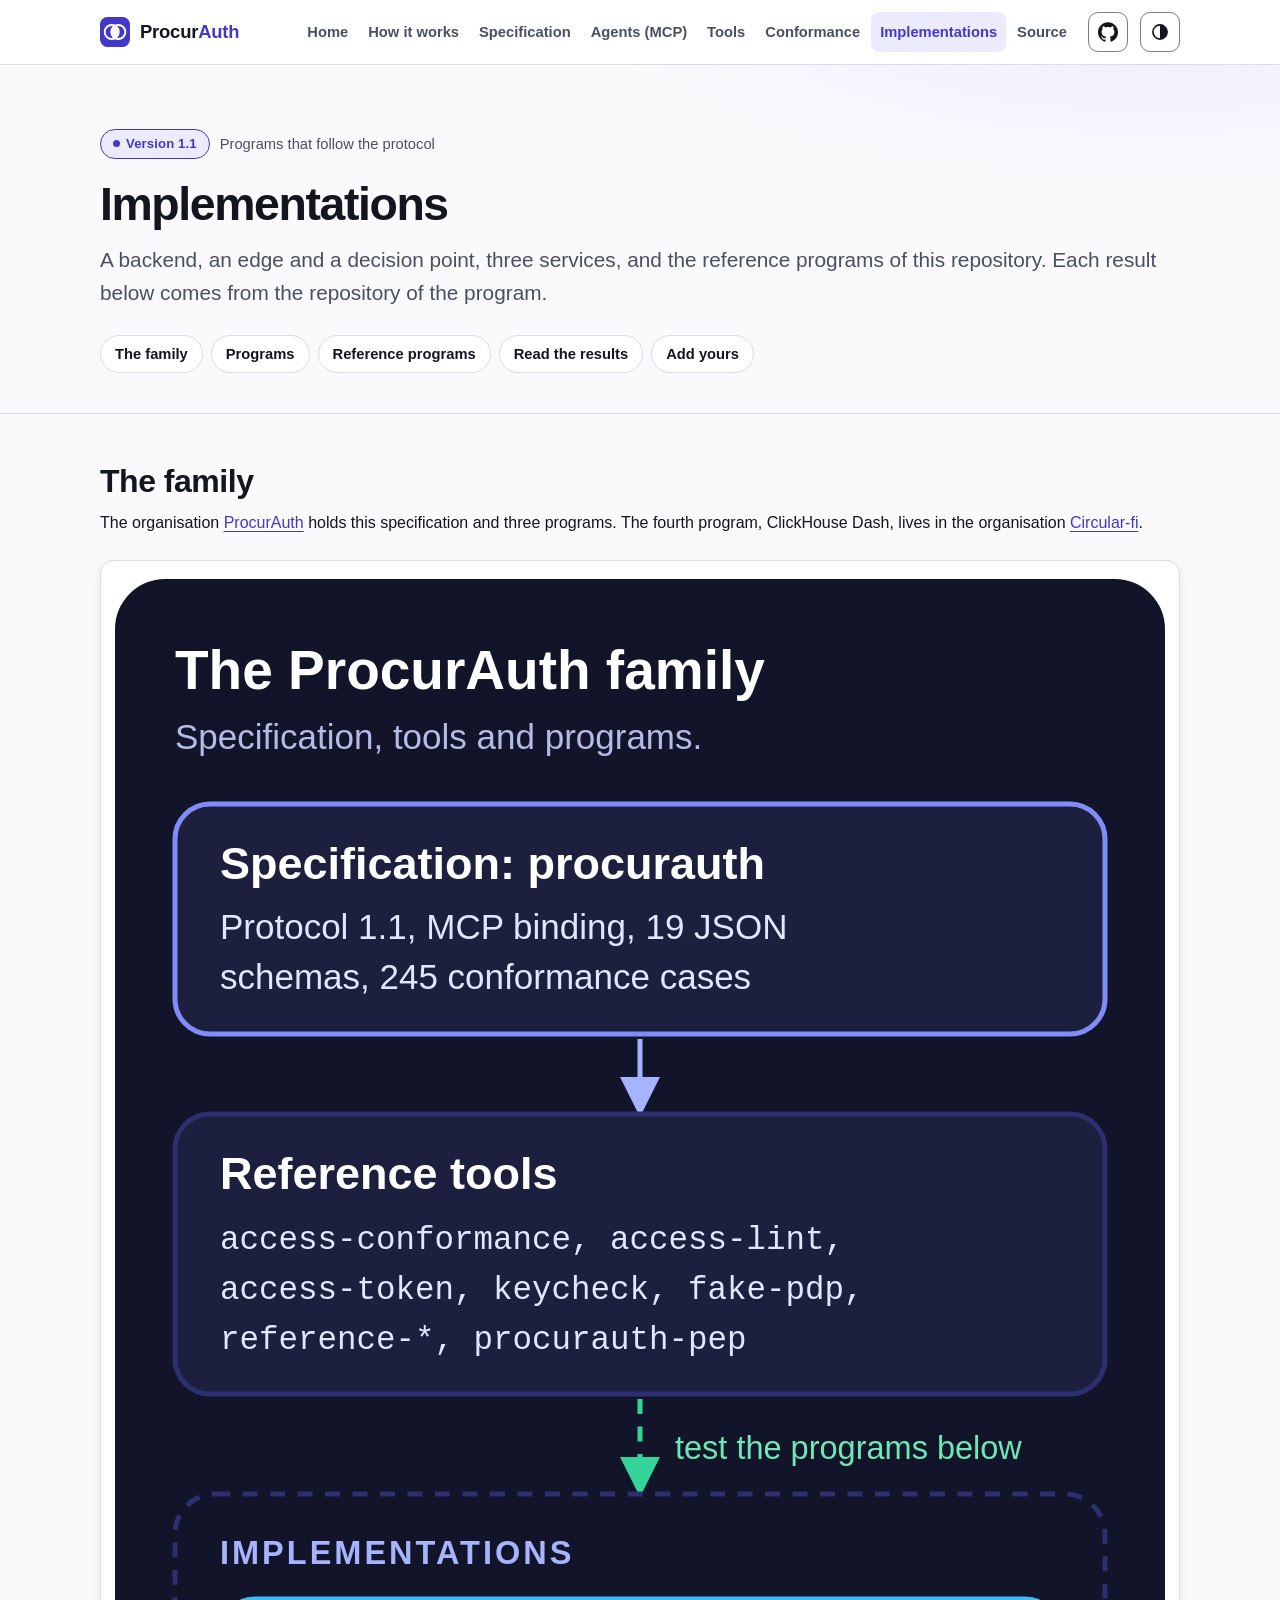
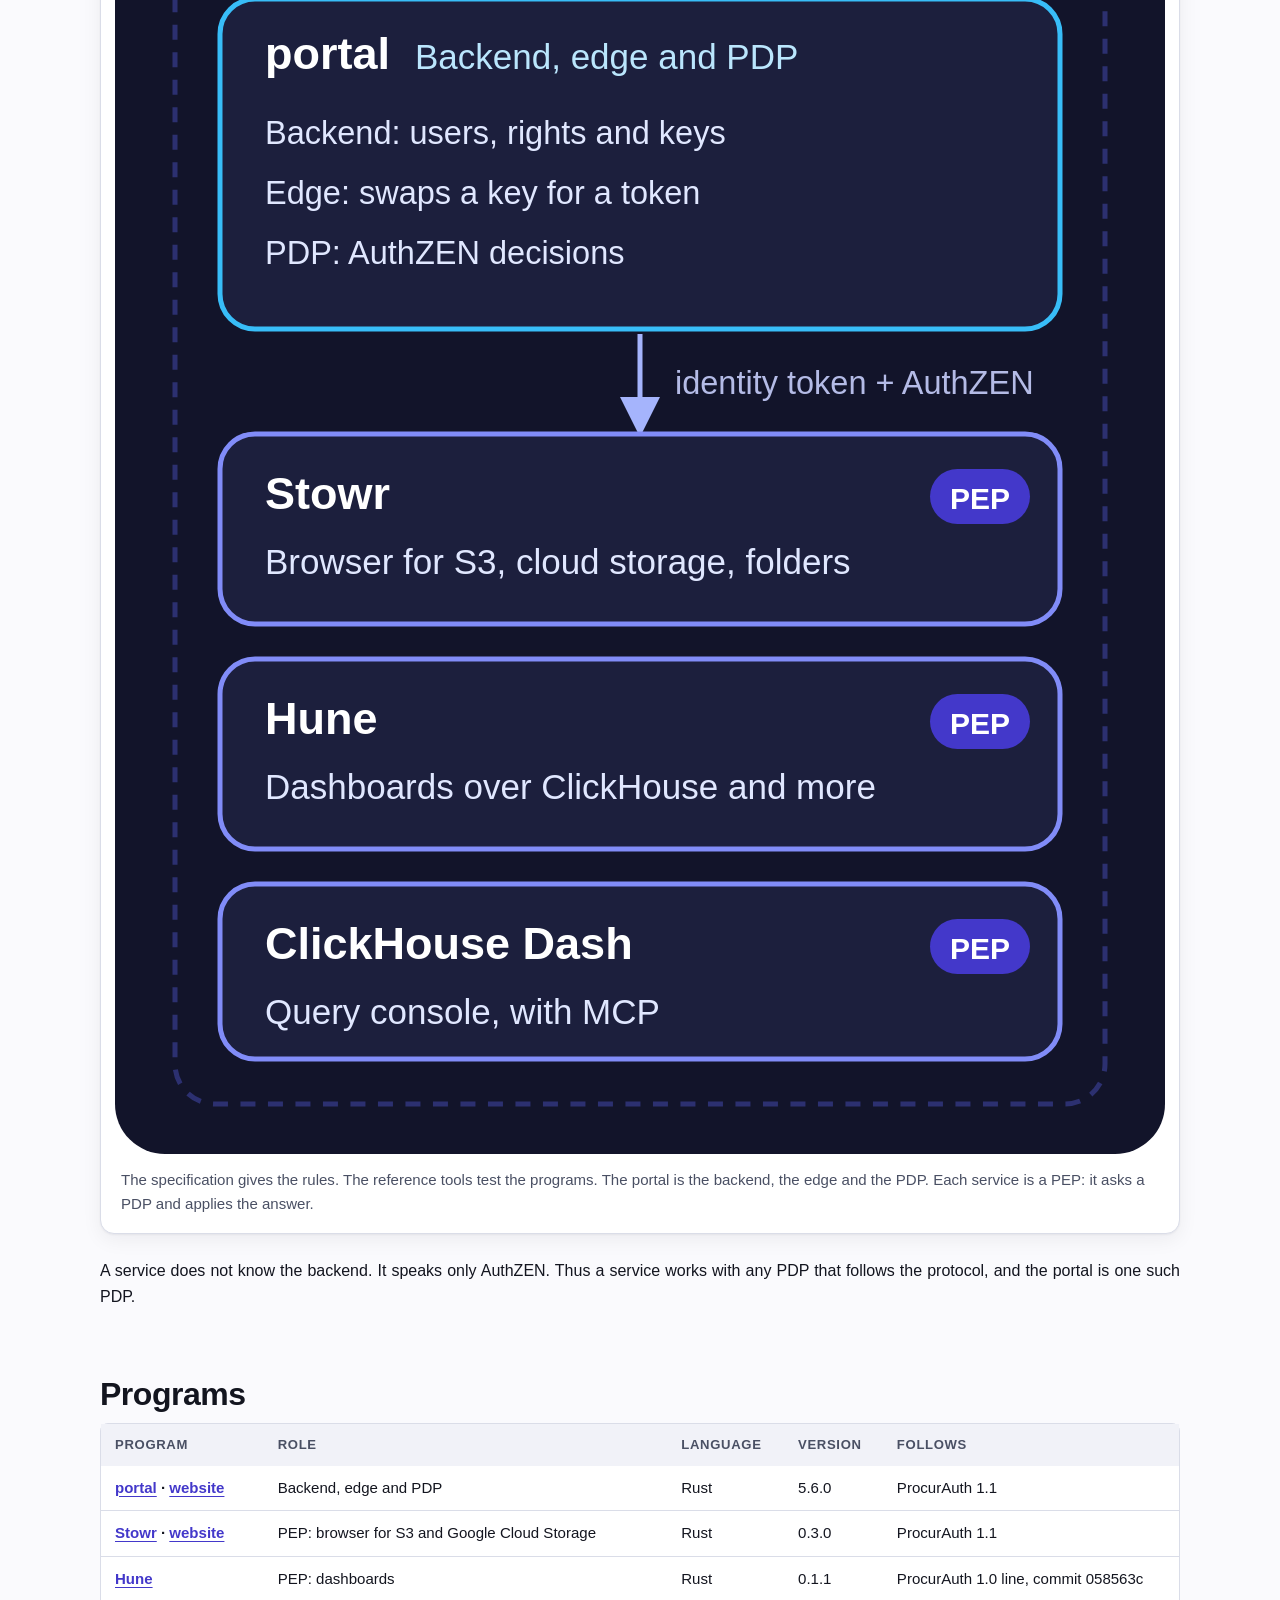
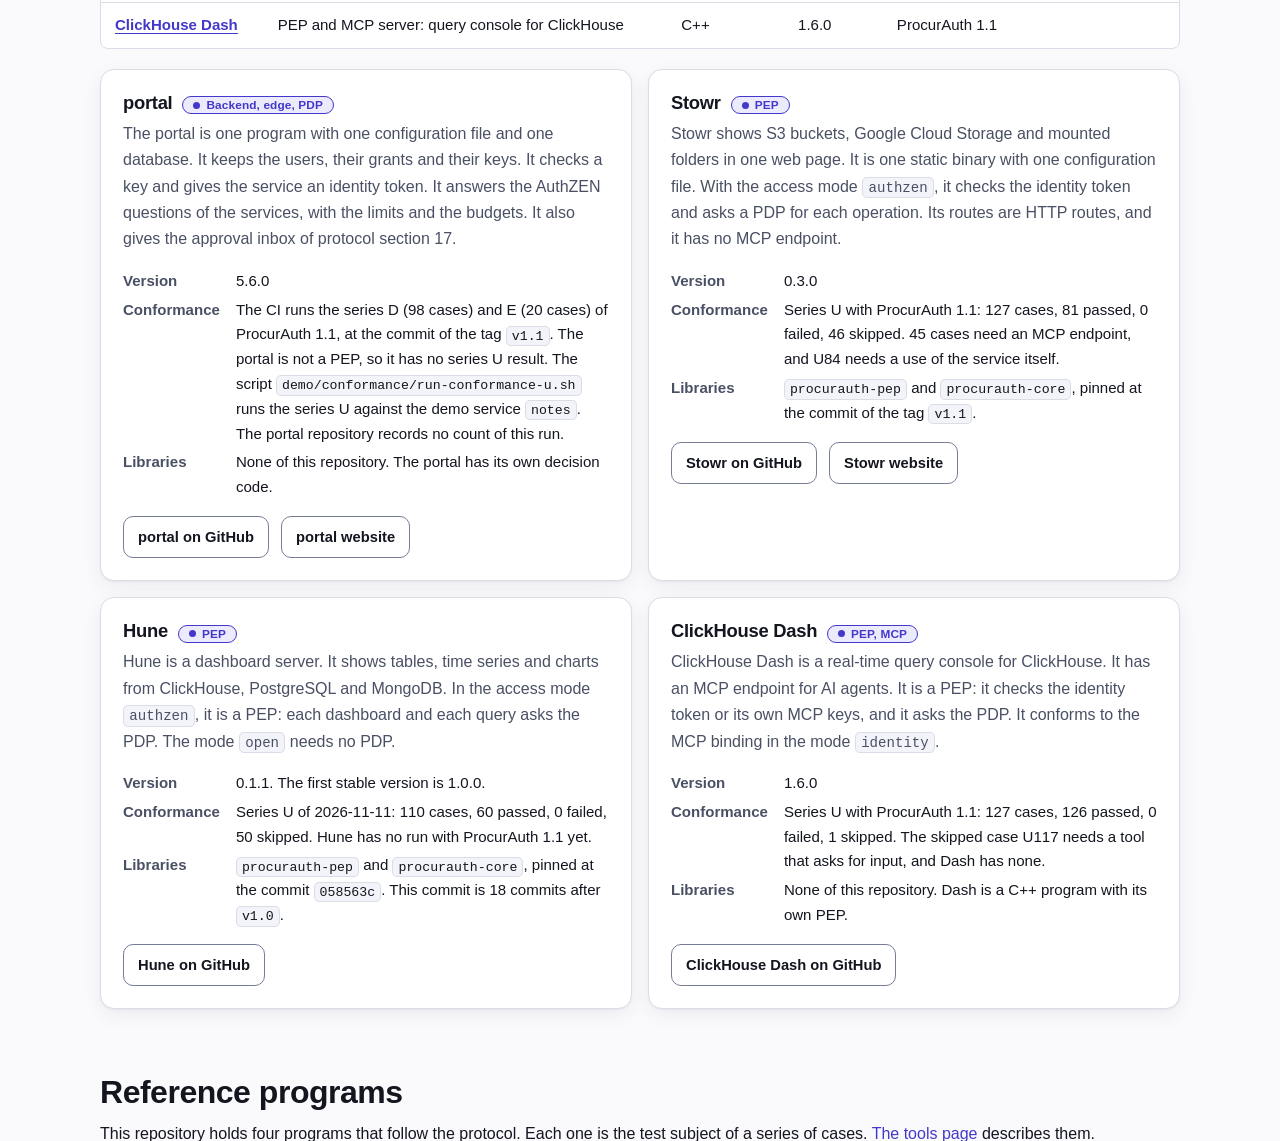
<file: docs/implementations.html>
<!doctype html>
<html lang="en">
<head>
<meta charset="utf-8">
<meta name="viewport" content="width=device-width, initial-scale=1">
<meta name="color-scheme" content="light dark">
<meta name="description" content="The programs that follow ProcurAuth: the portal, Stowr, Hune and ClickHouse Dash, and the reference programs of this repository, with their roles, versions and conformance results.">
<meta property="og:type" content="website">
<meta property="og:site_name" content="ProcurAuth">
<meta property="og:image" content="https://procurauth.github.io/procurauth/assets/og.png">
<meta property="og:image:width" content="1200">
<meta property="og:image:height" content="630">
<meta property="og:image:alt" content="ProcurAuth: delegated access for AI agents. Protocol 1.1, MCP binding, 245 conformance cases.">
<meta name="twitter:image" content="https://procurauth.github.io/procurauth/assets/og.png">
<meta name="twitter:image:alt" content="ProcurAuth: delegated access for AI agents.">
<meta property="og:title" content="Implementations | ProcurAuth">
<meta property="og:description" content="The programs that follow ProcurAuth: the portal, Stowr, Hune and ClickHouse Dash, and the reference programs of this repository, with their roles, versions and conformance results.">
<meta name="twitter:card" content="summary_large_image">
<meta name="twitter:title" content="Implementations | ProcurAuth">
<meta name="twitter:description" content="The programs that follow ProcurAuth: the portal, Stowr, Hune and ClickHouse Dash, and the reference programs of this repository, with their roles, versions and conformance results.">
<link rel="canonical" href="https://procurauth.github.io/procurauth/implementations.html">
<meta property="og:url" content="https://procurauth.github.io/procurauth/implementations.html">
<title>Implementations | ProcurAuth</title>
<link rel="icon" href="assets/favicon.svg" type="image/svg+xml">
<link rel="icon" href="assets/favicon-32.png" sizes="32x32" type="image/png">
<link rel="icon" href="assets/favicon.ico" sizes="16x16 32x32 48x48">
<link rel="apple-touch-icon" href="assets/apple-touch-icon.png">
<link rel="manifest" href="site.webmanifest">
<meta name="theme-color" content="#fafafd" media="(prefers-color-scheme: light)">
<meta name="theme-color" content="#0c0e15" media="(prefers-color-scheme: dark)">
<link rel="stylesheet" href="assets/site.css">
<script src="assets/site.js"></script>
</head>
<body>
<a class="skip" href="#main">Skip to the content</a>
<header class="site-header">
  <div class="wrap bar">
    <a class="brand" href="index.html" aria-label="ProcurAuth, home page"><svg class="mark" viewBox="0 0 32 32" aria-hidden="true" focusable="false"><rect width="32" height="32" rx="8" fill="var(--accent)"/><circle cx="12.5" cy="16" r="7.5" fill="none" stroke="var(--accent-ink)" stroke-width="2"/><circle cx="19.5" cy="16" r="7.5" fill="none" stroke="var(--accent-ink)" stroke-width="2"/><path d="M16 9.9a7.5 7.5 0 0 1 0 12.2a7.5 7.5 0 0 1 0-12.2z" fill="var(--accent-ink)"/></svg><span>Procur<b>Auth</b></span></a>
    <button class="menu-btn" id="menu-btn" type="button" aria-expanded="false" aria-controls="site-nav">Menu</button>
    <nav id="site-nav" aria-label="Main"><ul><li><a href="index.html">Home</a></li><li><a href="how-it-works.html">How it works</a></li><li><a href="specification.html">Specification</a></li><li><a href="mcp-binding.html">Agents (MCP)</a></li><li><a href="tools.html">Tools</a></li><li><a href="conformance.html">Conformance</a></li><li><a href="implementations.html" aria-current="page">Implementations</a></li><li><a href="source.html">Source</a></li><li class="nav-gh"><a href="https://github.com/ProcurAuth/procurauth">GitHub</a></li></ul></nav>
    <a class="gh-link" href="https://github.com/ProcurAuth/procurauth" aria-label="ProcurAuth on GitHub" title="ProcurAuth on GitHub"><svg viewBox="0 0 24 24" aria-hidden="true" focusable="false"><path fill="currentColor" d="M12 .297c-6.63 0-12 5.373-12 12 0 5.303 3.438 9.8 8.205 11.385.6.113.82-.258.82-.577 0-.285-.01-1.04-.015-2.04-3.338.724-4.042-1.61-4.042-1.61C4.422 18.07 3.633 17.7 3.633 17.7c-1.087-.744.084-.729.084-.729 1.205.084 1.838 1.236 1.838 1.236 1.07 1.835 2.809 1.305 3.495.998.108-.776.417-1.305.76-1.605-2.665-.3-5.466-1.332-5.466-5.93 0-1.31.465-2.38 1.235-3.22-.135-.303-.54-1.523.105-3.176 0 0 1.005-.322 3.3 1.23.96-.267 1.98-.399 3-.405 1.02.006 2.04.138 3 .405 2.28-1.552 3.285-1.23 3.285-1.23.645 1.653.24 2.873.12 3.176.765.84 1.23 1.91 1.23 3.22 0 4.61-2.805 5.625-5.475 5.92.42.36.81 1.096.81 2.22 0 1.606-.015 2.896-.015 3.286 0 .315.21.69.825.57C20.565 22.092 24 17.592 24 12.297c0-6.627-5.373-12-12-12"/></svg><span>GitHub</span></a>
    <button class="icon-btn" id="theme-btn" type="button" aria-label="Switch colour theme" title="Switch colour theme"><svg viewBox="0 0 24 24" aria-hidden="true" focusable="false"><circle cx="12" cy="12" r="8.5" fill="none" stroke="currentColor" stroke-width="2"/><path d="M12 3.5a8.5 8.5 0 0 1 0 17z" fill="currentColor"/></svg></button>
  </div>
</header>
<main id="main">
<div class="page-head"><div class="wrap"><p class="eyebrow"><span class="badge">Version 1.1</span> Programs that follow the protocol</p><h1>Implementations</h1><p class="lede">A backend, an edge and a decision point, three services, and the reference programs of this repository. Each result below comes from the repository of the program.</p><ul class="chips" aria-label="On this page"><li><a href="#family">The family</a></li><li><a href="#programs">Programs</a></li><li><a href="#reference">Reference programs</a></li><li><a href="#results">Read the results</a></li><li><a href="#add">Add yours</a></li></ul></div></div>
<div class="page-body"><div class="wrap">

<section id="family" aria-labelledby="family-h">
  <h2 id="family-h">The family</h2>
  <p class="prose">The organisation <a href="https://github.com/ProcurAuth">ProcurAuth</a> holds this specification and three programs. The fourth program, ClickHouse Dash, lives in the organisation <a href="https://github.com/Circular-fi">Circular-fi</a>.</p>
  <figure class="panel" aria-label="Figure: the ProcurAuth family"><picture><source media="(max-width: 700px)" srcset="assets/family-narrow.svg"><img src="assets/family.svg" width="960" height="560" alt="The specification defines the protocol, the schemas and the conformance cases. The reference tools read them and test the programs. The portal is a backend, an edge and a PDP. It gives identity tokens and AuthZEN decisions to three services: Stowr, Hune and ClickHouse Dash. Each service is a PEP."></picture><figcaption>The specification gives the rules. The reference tools test the programs. The portal is the backend, the edge and the PDP. Each service is a PEP: it asks a PDP and applies the answer.</figcaption></figure>
  <p class="prose">A service does not know the backend. It speaks only AuthZEN. Thus a service works with any PDP that follows the protocol, and the portal is one such PDP.</p>
</section>

<section id="programs" aria-labelledby="programs-h">
  <h2 id="programs-h">Programs</h2>
  <div class="tablewrap"><table>
  <thead><tr><th scope="col">Program</th><th scope="col">Role</th><th scope="col">Language</th><th scope="col">Version</th><th scope="col">Follows</th></tr></thead>
  <tbody>
  <tr><th scope="row"><a href="https://github.com/ProcurAuth/portal">portal</a> &middot; <a href="https://procurauth.github.io/portal/" aria-label="portal website">website</a></th><td data-label="Role">Backend, edge and PDP</td><td data-label="Language">Rust</td><td data-label="Version">5.6.0</td><td data-label="Follows">ProcurAuth 1.1</td></tr>
  <tr><th scope="row"><a href="https://github.com/ProcurAuth/stowr">Stowr</a> &middot; <a href="https://procurauth.github.io/stowr/" aria-label="Stowr website">website</a></th><td data-label="Role">PEP: browser for S3 and Google Cloud Storage</td><td data-label="Language">Rust</td><td data-label="Version">0.3.0</td><td data-label="Follows">ProcurAuth 1.1</td></tr>
  <tr><th scope="row"><a href="https://github.com/ProcurAuth/hune">Hune</a></th><td data-label="Role">PEP: dashboards</td><td data-label="Language">Rust</td><td data-label="Version">0.1.1</td><td data-label="Follows">ProcurAuth 1.0 line, commit 058563c</td></tr>
  <tr><th scope="row"><a href="https://github.com/Circular-fi/Clickhouse-dash">ClickHouse Dash</a></th><td data-label="Role">PEP and MCP server: query console for ClickHouse</td><td data-label="Language">C++</td><td data-label="Version">1.6.0</td><td data-label="Follows">ProcurAuth 1.1</td></tr>
  </tbody></table></div>

  <div class="impl-grid">
    <div class="card impl-card"><h3>portal <span class="badge">Backend, edge, PDP</span></h3>
      <p>The portal is one program with one configuration file and one database. It keeps the users, their grants and their keys. It checks a key and gives the service an identity token. It answers the AuthZEN questions of the services, with the limits and the budgets. It also gives the approval inbox of protocol section 17.</p>
      <dl class="facts"><dt>Version</dt><dd>5.6.0</dd><dt>Conformance</dt><dd>The CI runs the series D (98 cases) and E (20 cases) of ProcurAuth 1.1, at the commit of the tag <code>v1.1</code>. The portal is not a PEP, so it has no series U result. The script <code>demo/conformance/run-conformance-u.sh</code> runs the series U against the demo service <code>notes</code>. The portal repository records no count of this run.</dd><dt>Libraries</dt><dd>None of this repository. The portal has its own decision code.</dd></dl>
      <div class="btn-row"><a class="btn small" href="https://github.com/ProcurAuth/portal">portal on GitHub</a><a class="btn small" href="https://procurauth.github.io/portal/">portal website</a></div></div>
    <div class="card impl-card"><h3>Stowr <span class="badge">PEP</span></h3>
      <p>Stowr shows S3 buckets, Google Cloud Storage and mounted folders in one web page. It is one static binary with one configuration file. With the access mode <code>authzen</code>, it checks the identity token and asks a PDP for each operation. Its routes are HTTP routes, and it has no MCP endpoint.</p>
      <dl class="facts"><dt>Version</dt><dd>0.3.0</dd><dt>Conformance</dt><dd>Series U with ProcurAuth 1.1: 127 cases, 81 passed, 0 failed, 46 skipped. 45 cases need an MCP endpoint, and U84 needs a use of the service itself.</dd><dt>Libraries</dt><dd><code>procurauth-pep</code> and <code>procurauth-core</code>, pinned at the commit of the tag <code>v1.1</code>.</dd></dl>
      <div class="btn-row"><a class="btn small" href="https://github.com/ProcurAuth/stowr">Stowr on GitHub</a><a class="btn small" href="https://procurauth.github.io/stowr/">Stowr website</a></div></div>
    <div class="card impl-card"><h3>Hune <span class="badge">PEP</span></h3>
      <p>Hune is a dashboard server. It shows tables, time series and charts from ClickHouse, PostgreSQL and MongoDB. In the access mode <code>authzen</code>, it is a PEP: each dashboard and each query asks the PDP. The mode <code>open</code> needs no PDP.</p>
      <dl class="facts"><dt>Version</dt><dd>0.1.1. The first stable version is 1.0.0.</dd><dt>Conformance</dt><dd>Series U of 2026-11-11: 110 cases, 60 passed, 0 failed, 50 skipped. Hune has no run with ProcurAuth 1.1 yet.</dd><dt>Libraries</dt><dd><code>procurauth-pep</code> and <code>procurauth-core</code>, pinned at the commit <code>058563c</code>. This commit is 18 commits after <code>v1.0</code>.</dd></dl>
      <div class="btn-row"><a class="btn small" href="https://github.com/ProcurAuth/hune">Hune on GitHub</a></div></div>
    <div class="card impl-card"><h3>ClickHouse Dash <span class="badge">PEP, MCP</span></h3>
      <p>ClickHouse Dash is a real-time query console for ClickHouse. It has an MCP endpoint for AI agents. It is a PEP: it checks the identity token or its own MCP keys, and it asks the PDP. It conforms to the MCP binding in the mode <code>identity</code>.</p>
      <dl class="facts"><dt>Version</dt><dd>1.6.0</dd><dt>Conformance</dt><dd>Series U with ProcurAuth 1.1: 127 cases, 126 passed, 0 failed, 1 skipped. The skipped case U117 needs a tool that asks for input, and Dash has none.</dd><dt>Libraries</dt><dd>None of this repository. Dash is a C++ program with its own PEP.</dd></dl>
      <div class="btn-row"><a class="btn small" href="https://github.com/Circular-fi/Clickhouse-dash">ClickHouse Dash on GitHub</a></div></div>
  </div>
</section>

<section id="reference" aria-labelledby="reference-h">
  <h2 id="reference-h">Reference programs</h2>
  <p class="prose">This repository holds four programs that follow the protocol. Each one is the test subject of a series of cases. <a href="tools.html">The tools page</a> describes them.</p>
  <div class="tablewrap"><table>
  <thead><tr><th scope="col">Program</th><th scope="col">Role</th><th scope="col">Result of <code>scripts/conformance.sh</code></th></tr></thead>
  <tbody>
  <tr><th scope="row"><a href="tools.html#reference-service"><code>reference-service</code></a></th><td data-label="Role">PEP, built on <code>procurauth-pep</code></td><td data-label="Result">Series U: 127 cases, 126 passed, 1 skipped. With a budget on <code>mcp.session</code>, 127 passed.</td></tr>
  <tr><th scope="row"><a href="tools.html#reference-edge"><code>reference-edge</code></a></th><td data-label="Role">Edge</td><td data-label="Result">Series E: 20 cases, 20 passed.</td></tr>
  <tr><th scope="row"><a href="tools.html#fake-pdp"><code>fake-pdp</code></a></th><td data-label="Role">Test PDP</td><td data-label="Result">Series D: 98 cases. As a separate process, 98 passed. In the process of the runner, 97 passed and 1 skipped.</td></tr>
  <tr><th scope="row"><a href="tools.html#pep-library"><code>procurauth-pep</code></a></th><td data-label="Role">PEP library in Rust</td><td data-label="Result">Used by <code>reference-service</code>, Stowr and Hune.</td></tr>
  </tbody></table></div>
</section>

<section id="results" aria-labelledby="results-h">
  <h2 id="results-h">Read the results</h2>
  <p class="prose">Each project runs <a href="tools.html#access-conformance"><code>access-conformance</code></a> itself, and it pins one commit of this repository. A new case in a later version can change a result. Thus a result belongs to the pinned commit, not to the program alone.</p>
  <ul>
    <li>The series U tests a PEP. The series D tests a PDP. The series E tests an edge.</li>
    <li>A skipped case is not a failure. The runner skips a case when the target lacks the feature that the case needs, for example an MCP endpoint.</li>
    <li>Section 17 is mandatory for a service. A service that cannot ask for an approval for each of its actions does not conform.</li>
  </ul>
  <h3 id="bench-h">The bench</h3>
  <p class="prose">The conformance bench tests the latest release of each program with the latest runner. A release of a program or of ProcurAuth starts it. The table below shows the last result. <a href="https://github.com/ProcurAuth/procurauth/tree/conformance-results">The branch <code>conformance-results</code></a> holds the data.</p>
  <div class="tablewrap"><table id="bench-table" aria-labelledby="bench-h">
    <thead><tr><th>Program</th><th>Release</th><th>Roles</th><th>Result</th><th>Date</th></tr></thead>
    <tbody><tr><td colspan="5">The results load from the branch <code>conformance-results</code>.</td></tr></tbody>
  </table></div>
  <script>
  (function () {
    var body = document.querySelector("#bench-table tbody");
    var url = "https://raw.githubusercontent.com/ProcurAuth/procurauth/conformance-results/index.json";
    function cell(row, text) { var td = document.createElement("td"); td.textContent = text; row.appendChild(td); }
    fetch(url).then(function (r) { if (!r.ok) { throw new Error(r.status); } return r.json(); }).then(function (list) {
      body.textContent = "";
      list.forEach(function (item) {
        var row = document.createElement("tr");
        cell(row, item.project);
        cell(row, item.tag);
        cell(row, item.roles.map(function (r) { return r.toUpperCase(); }).join(", "));
        cell(row, item.status === "compliant" ? "Compliant with " + item.protocol : (item.status === "non-compliant" ? "Not compliant with " + item.protocol : "Not tested"));
        cell(row, (item.date || "").slice(0, 10));
        body.appendChild(row);
      });
    }).catch(function () { /* The row of the table keeps its text. */ });
  })();
  </script>
  <p class="prose">The file <a href="https://github.com/ProcurAuth/procurauth/blob/main/IMPLEMENTATIONS.md"><code>IMPLEMENTATIONS.md</code></a> repeats this list with the pinned commits.</p>
</section>

<section id="add" aria-labelledby="add-h">
  <h2 id="add-h">Add your implementation</h2>
  <p class="prose">Open an issue in <a href="https://github.com/ProcurAuth/procurauth/issues/new/choose">the issue tracker</a>. Give the name, the role (PEP, PDP or edge), a link and the result of <code>access-conformance</code>. A maintainer adds the program to the list.</p>
  <div class="btn-row"><a class="btn primary" href="conformance.html">How to run the cases</a><a class="btn" href="https://github.com/ProcurAuth/procurauth/issues/new/choose">Add an implementation</a></div>
</section>

</div></div>
</main>
<footer class="site-footer">
  <div class="wrap">
    <div class="foot-grid">
      <div>
        <h2>ProcurAuth</h2>
        <p>ProcurAuth lets a backend manage the rights of its users and the rights of the AI agents that act for them. Version 1.1.</p>
        <ul>
          <li><a href="https://procurauth.github.io/">All projects</a></li>
          <li><a href="https://procurauth.github.io/portal/">portal</a></li>
          <li><a href="https://procurauth.github.io/stowr/">Stowr</a></li>
        </ul>
      </div>
      <div>
        <h2>Read</h2>
        <ul>
          <li><a href="how-it-works.html">How it works</a></li>
          <li><a href="specification.html">Specification</a></li>
          <li><a href="mcp-binding.html">MCP binding for agents</a></li>
        </ul>
      </div>
      <div>
        <h2>Build</h2>
        <ul>
          <li><a href="tools.html">Tools and PEP library</a></li>
          <li><a href="conformance.html">Schemas and conformance</a></li>
          <li><a href="implementations.html">Implementations</a></li>
          <li><a href="source.html">Source and releases</a></li>
        </ul>
      </div>
      <div>
        <h2>Project</h2>
        <ul>
          <li><a href="https://github.com/ProcurAuth/procurauth">Repository</a></li>
          <li><a href="source.html#changelog">Changelog</a></li>
          <li><a href="source.html#contribute">Contribute</a></li>
        </ul>
      </div>
    </div>
    <div class="foot-legal">
      <p>ProcurAuth, version 1.1.</p>
      <p>Code: <a href="source.html#licences">Apache-2.0</a>. Texts: <a href="source.html#licences">CC BY 4.0</a>.</p>
    </div>
  </div>
</footer>
</body>
</html>
</file>
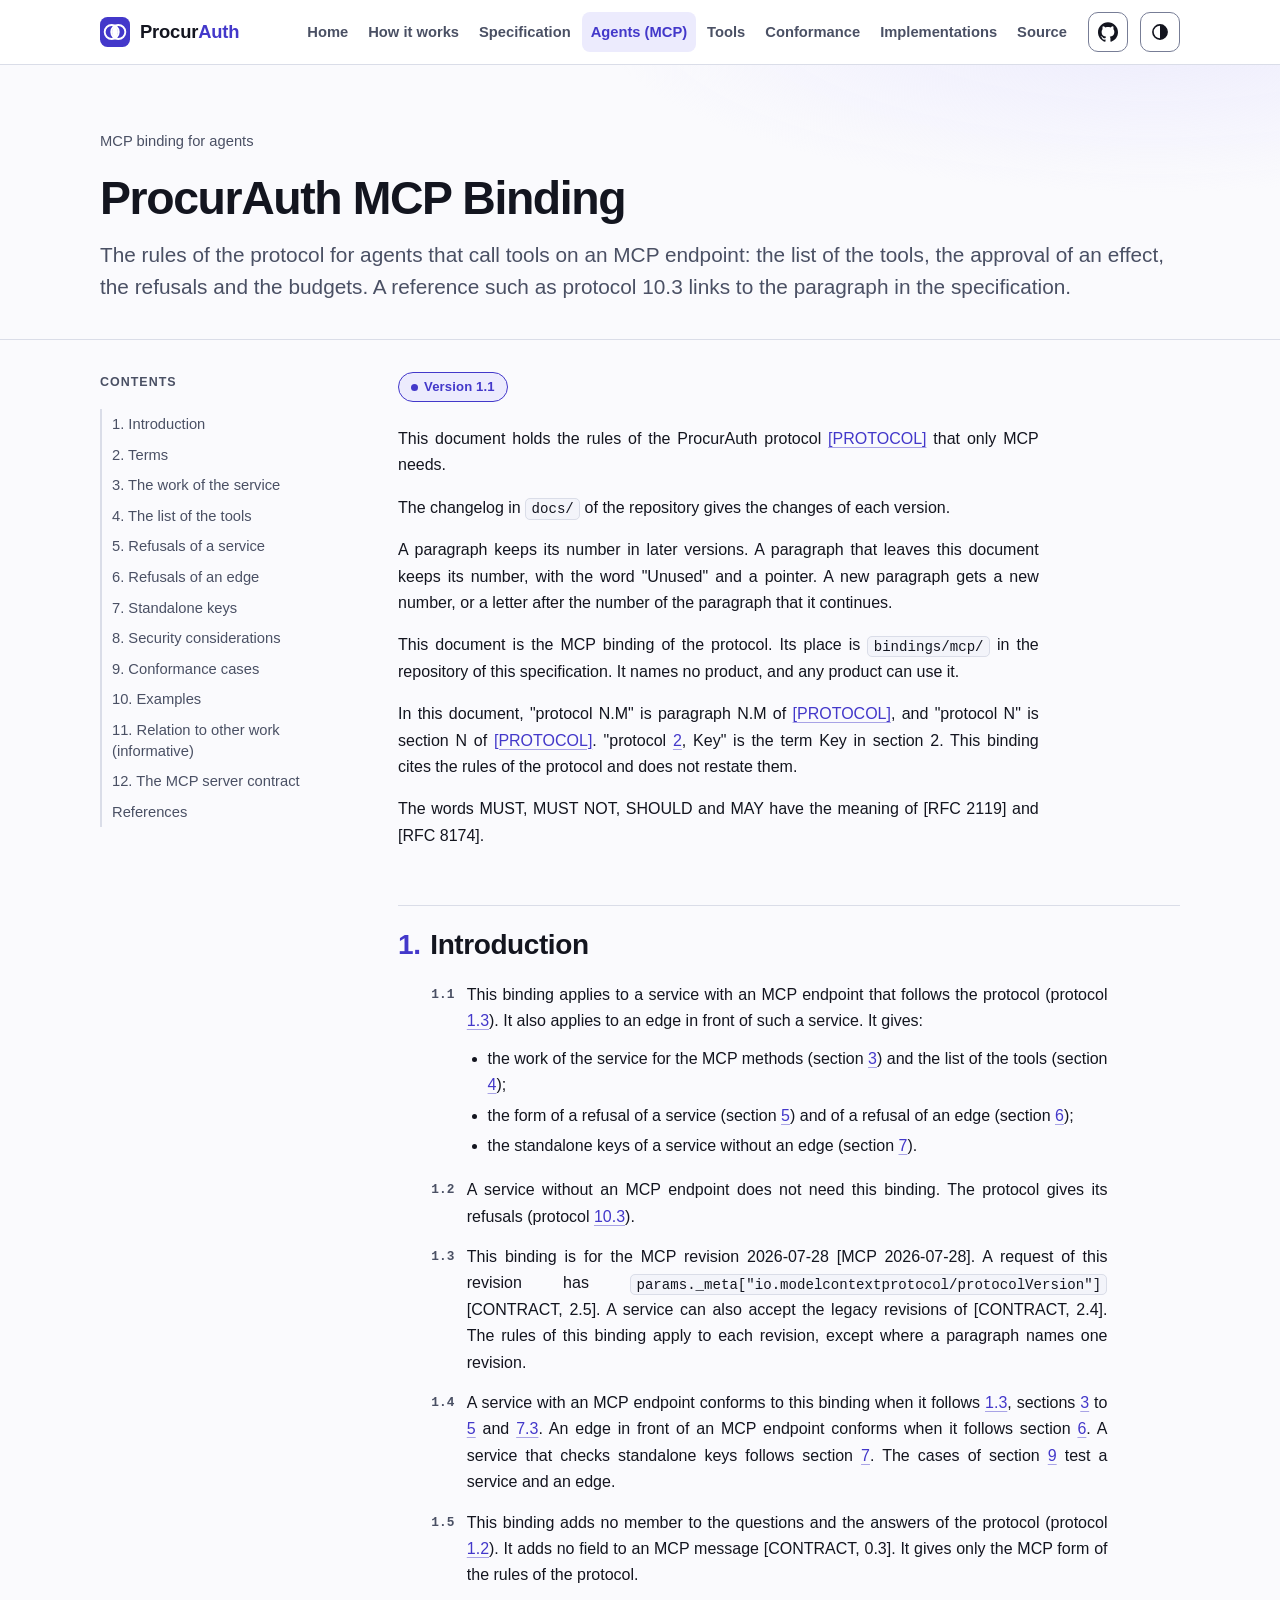
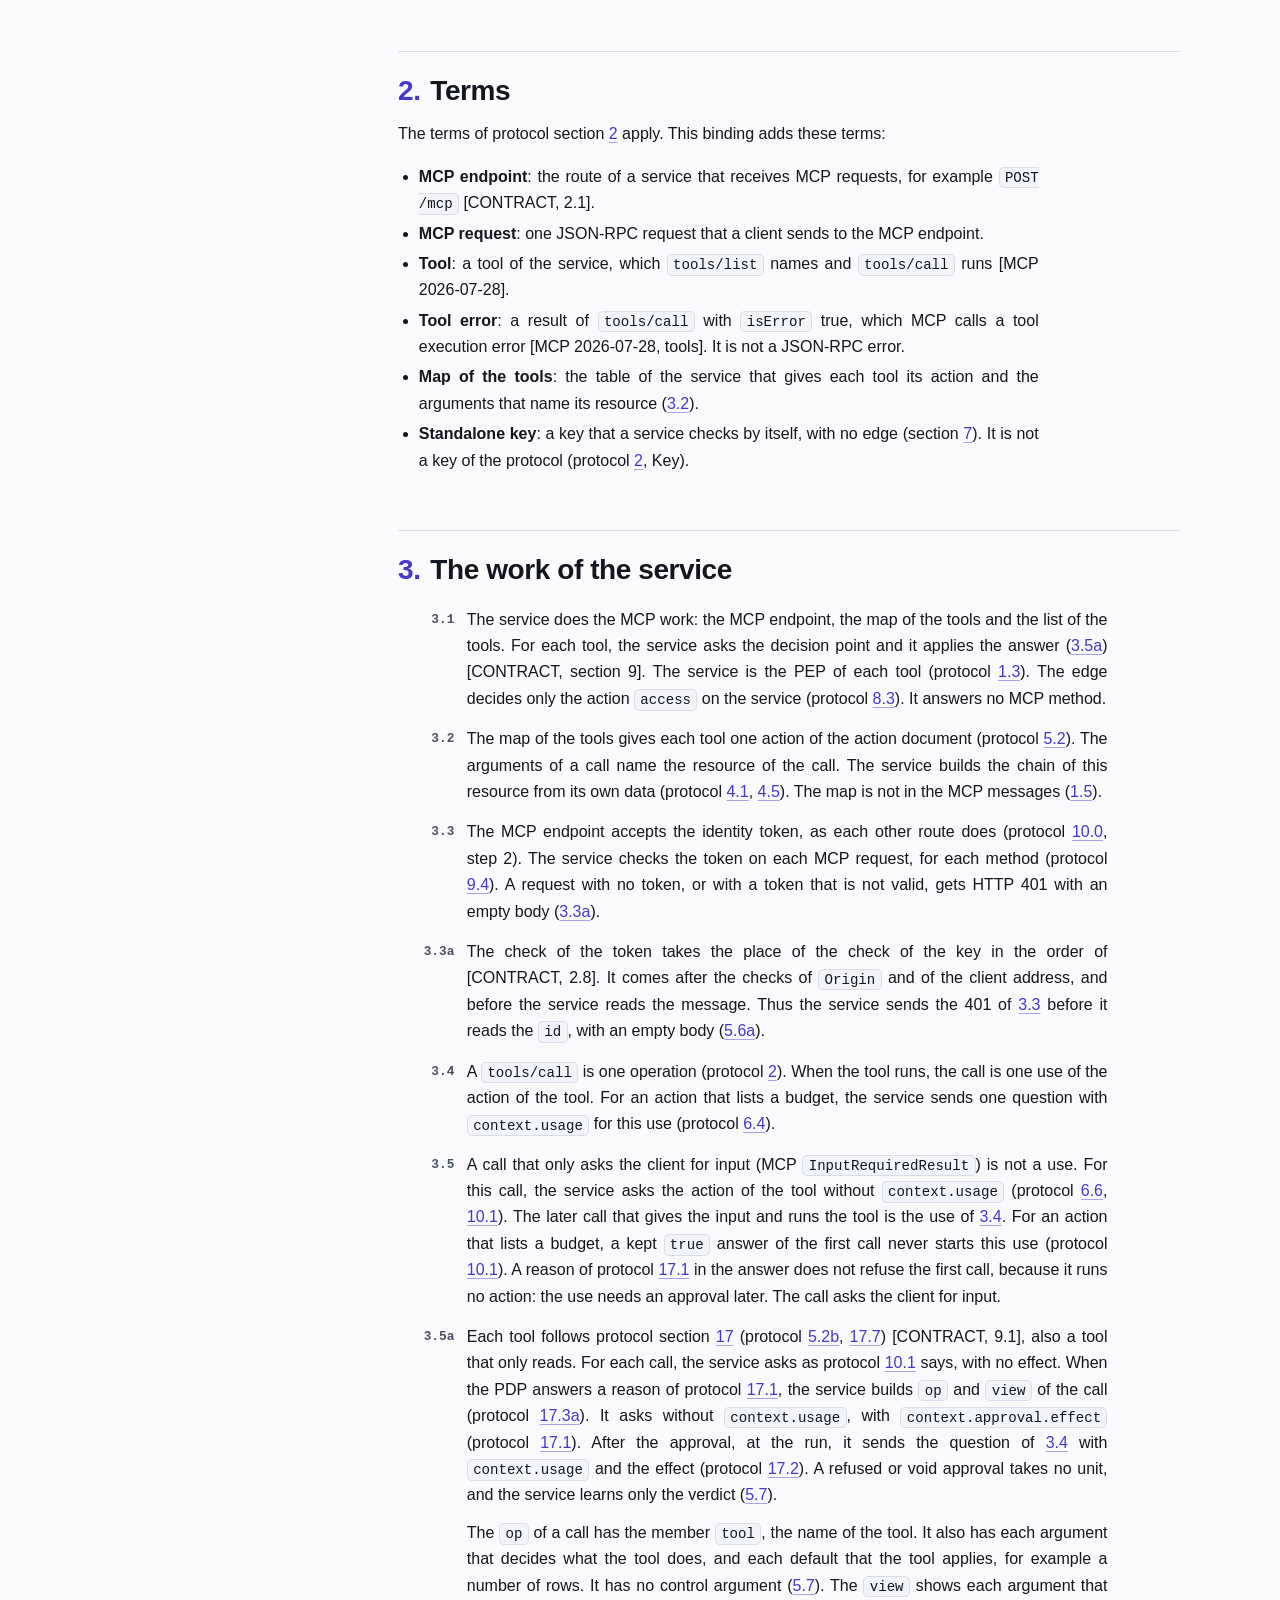
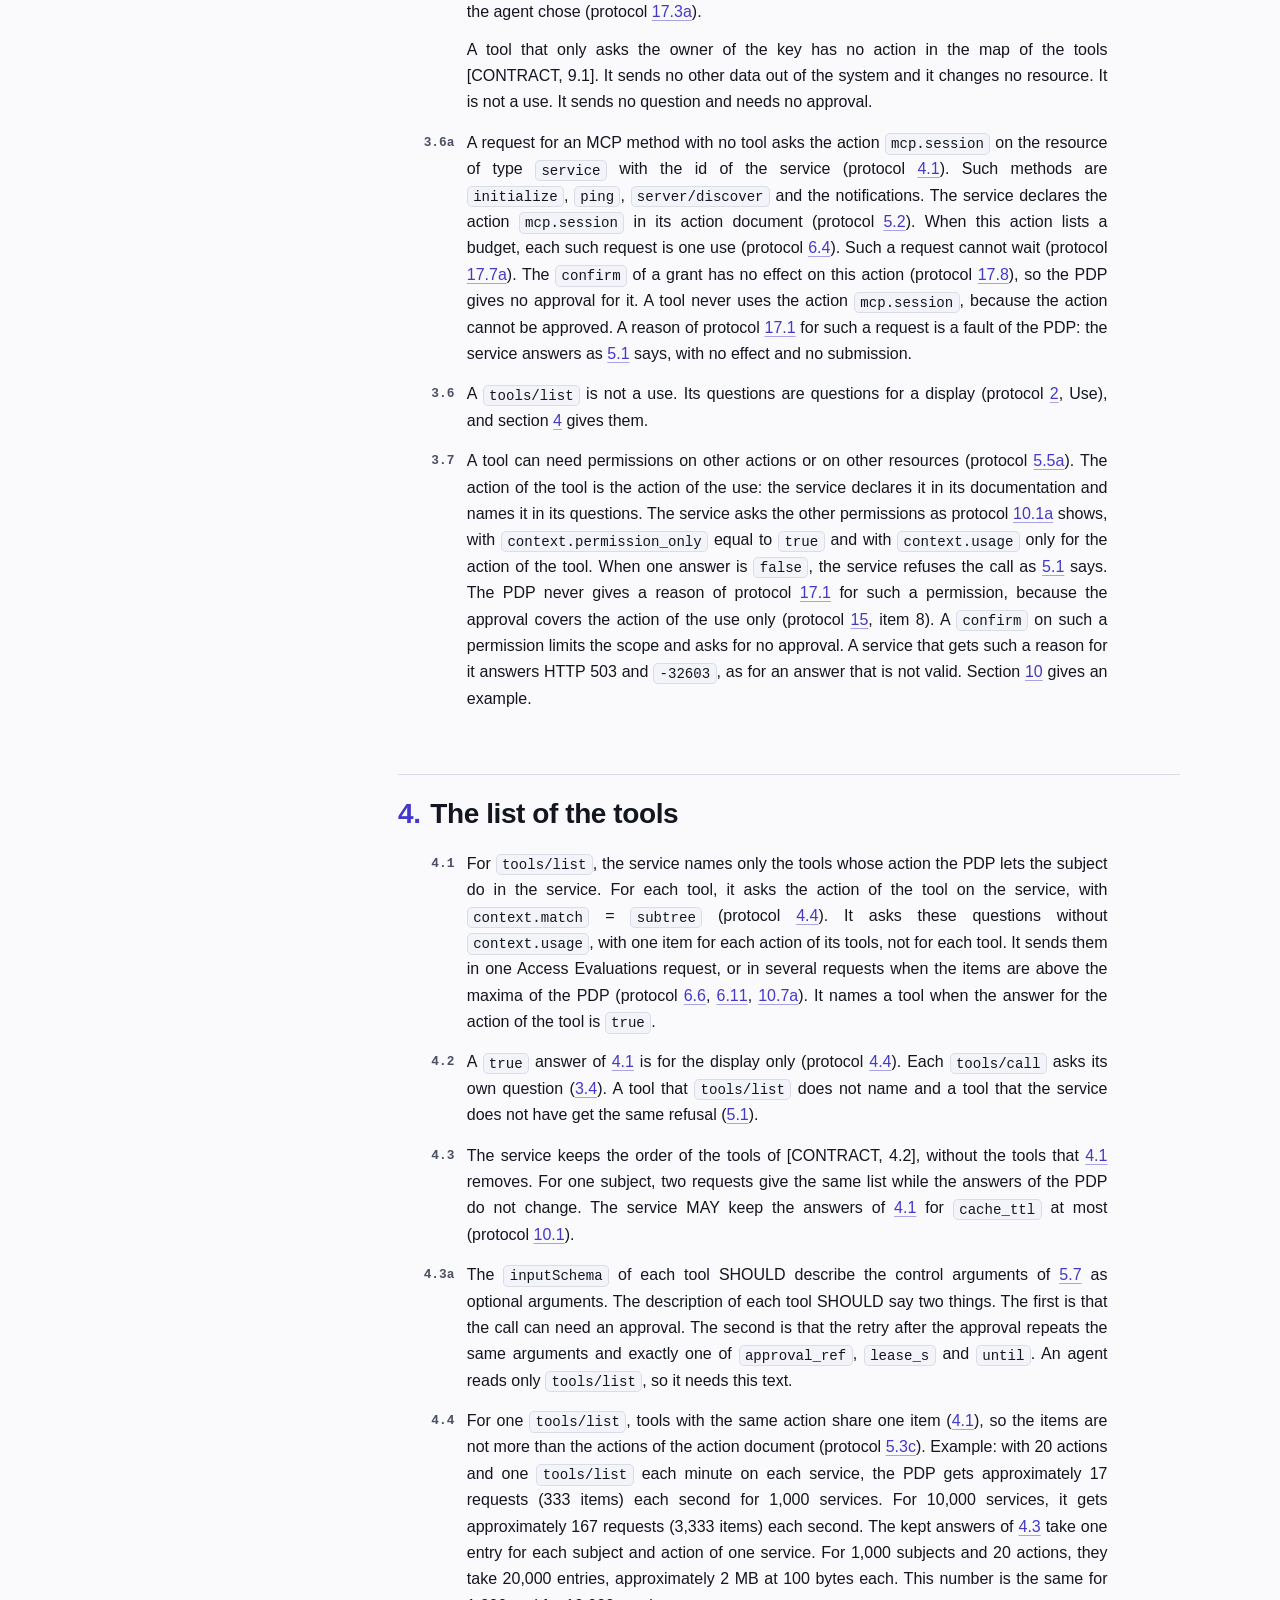
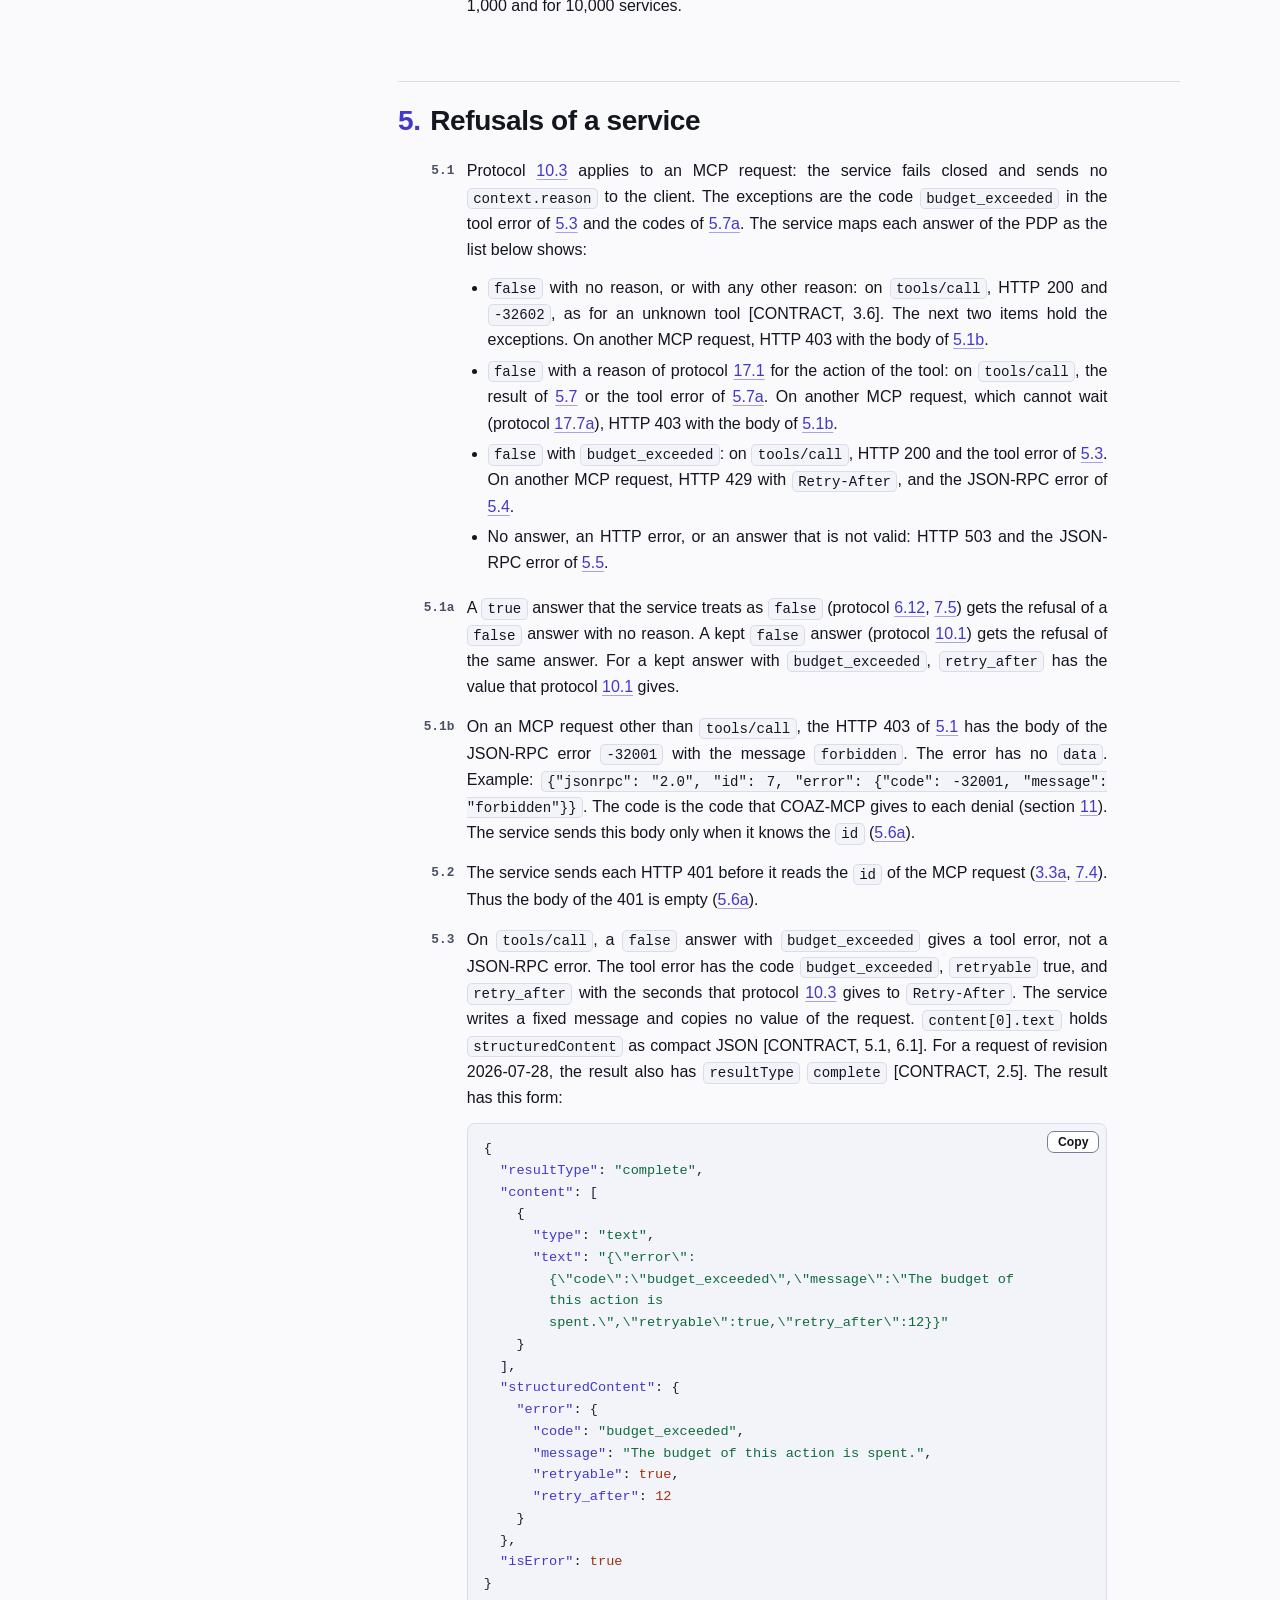
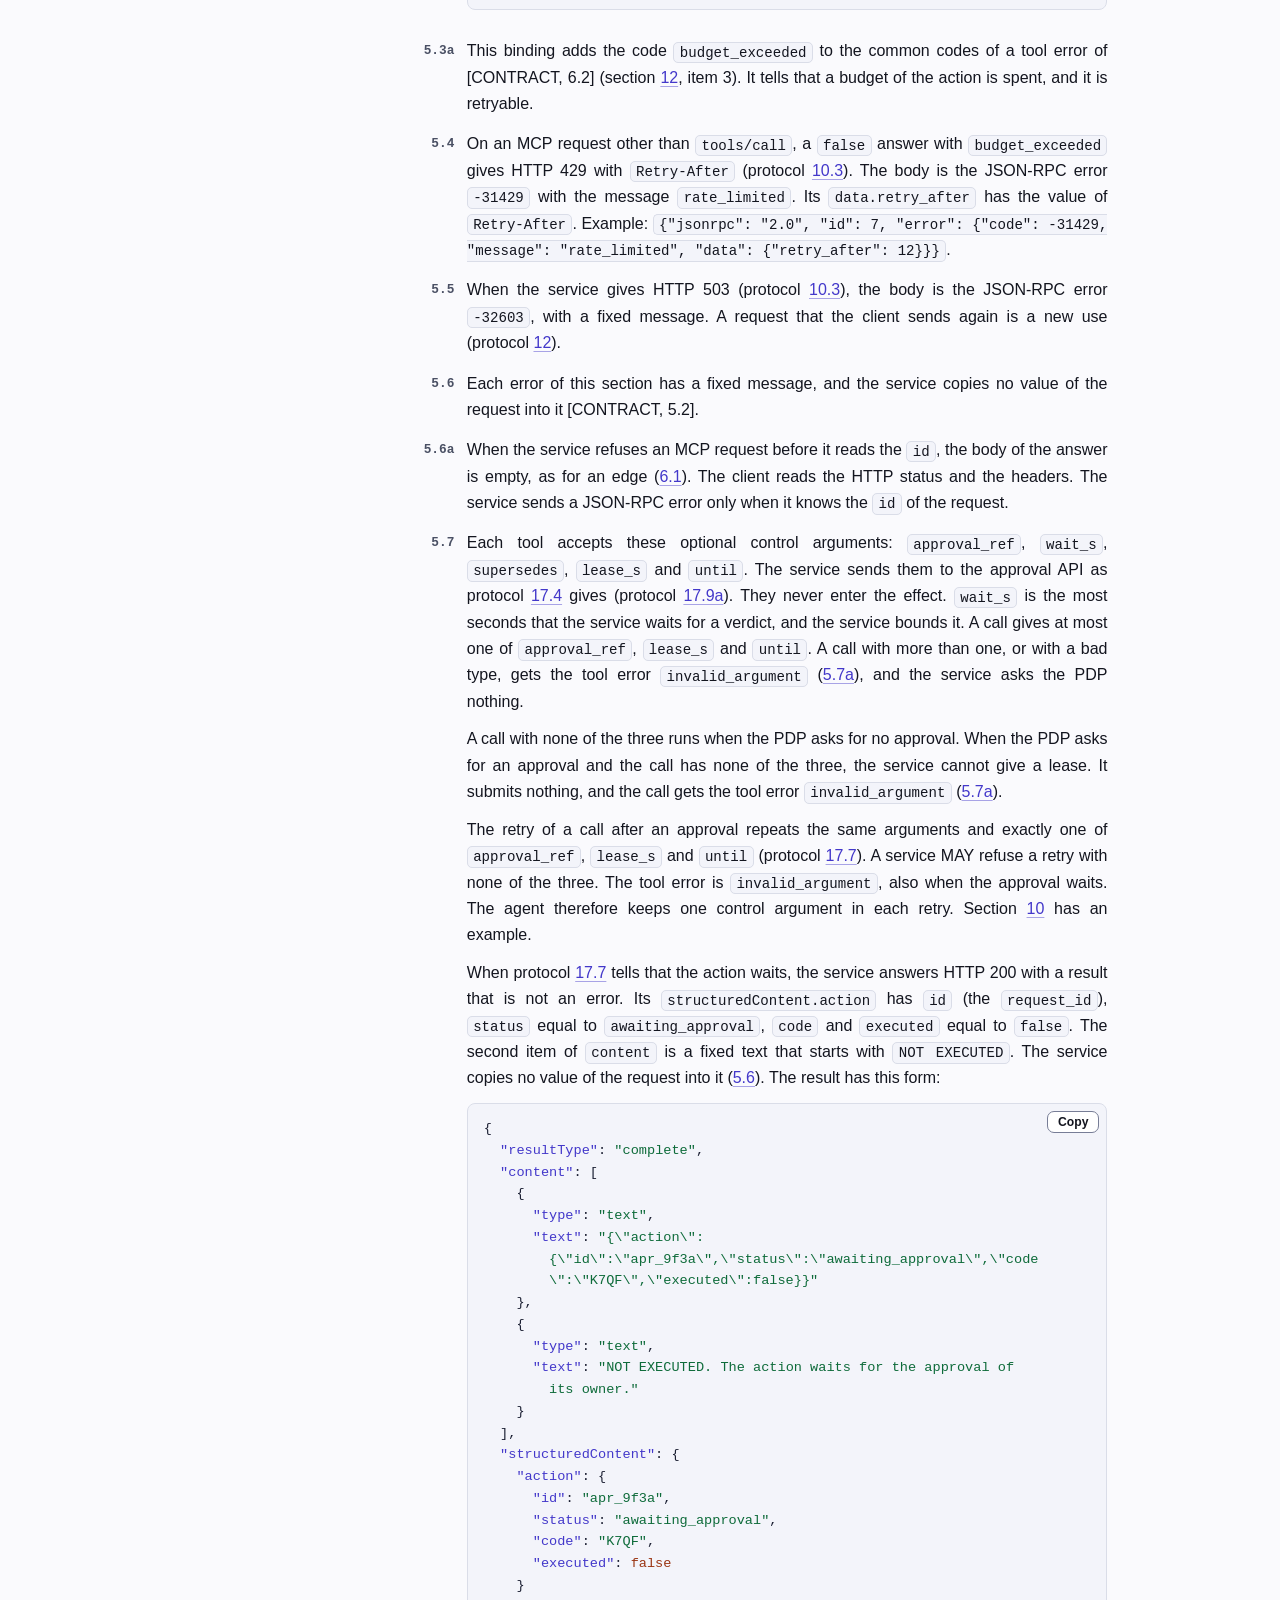
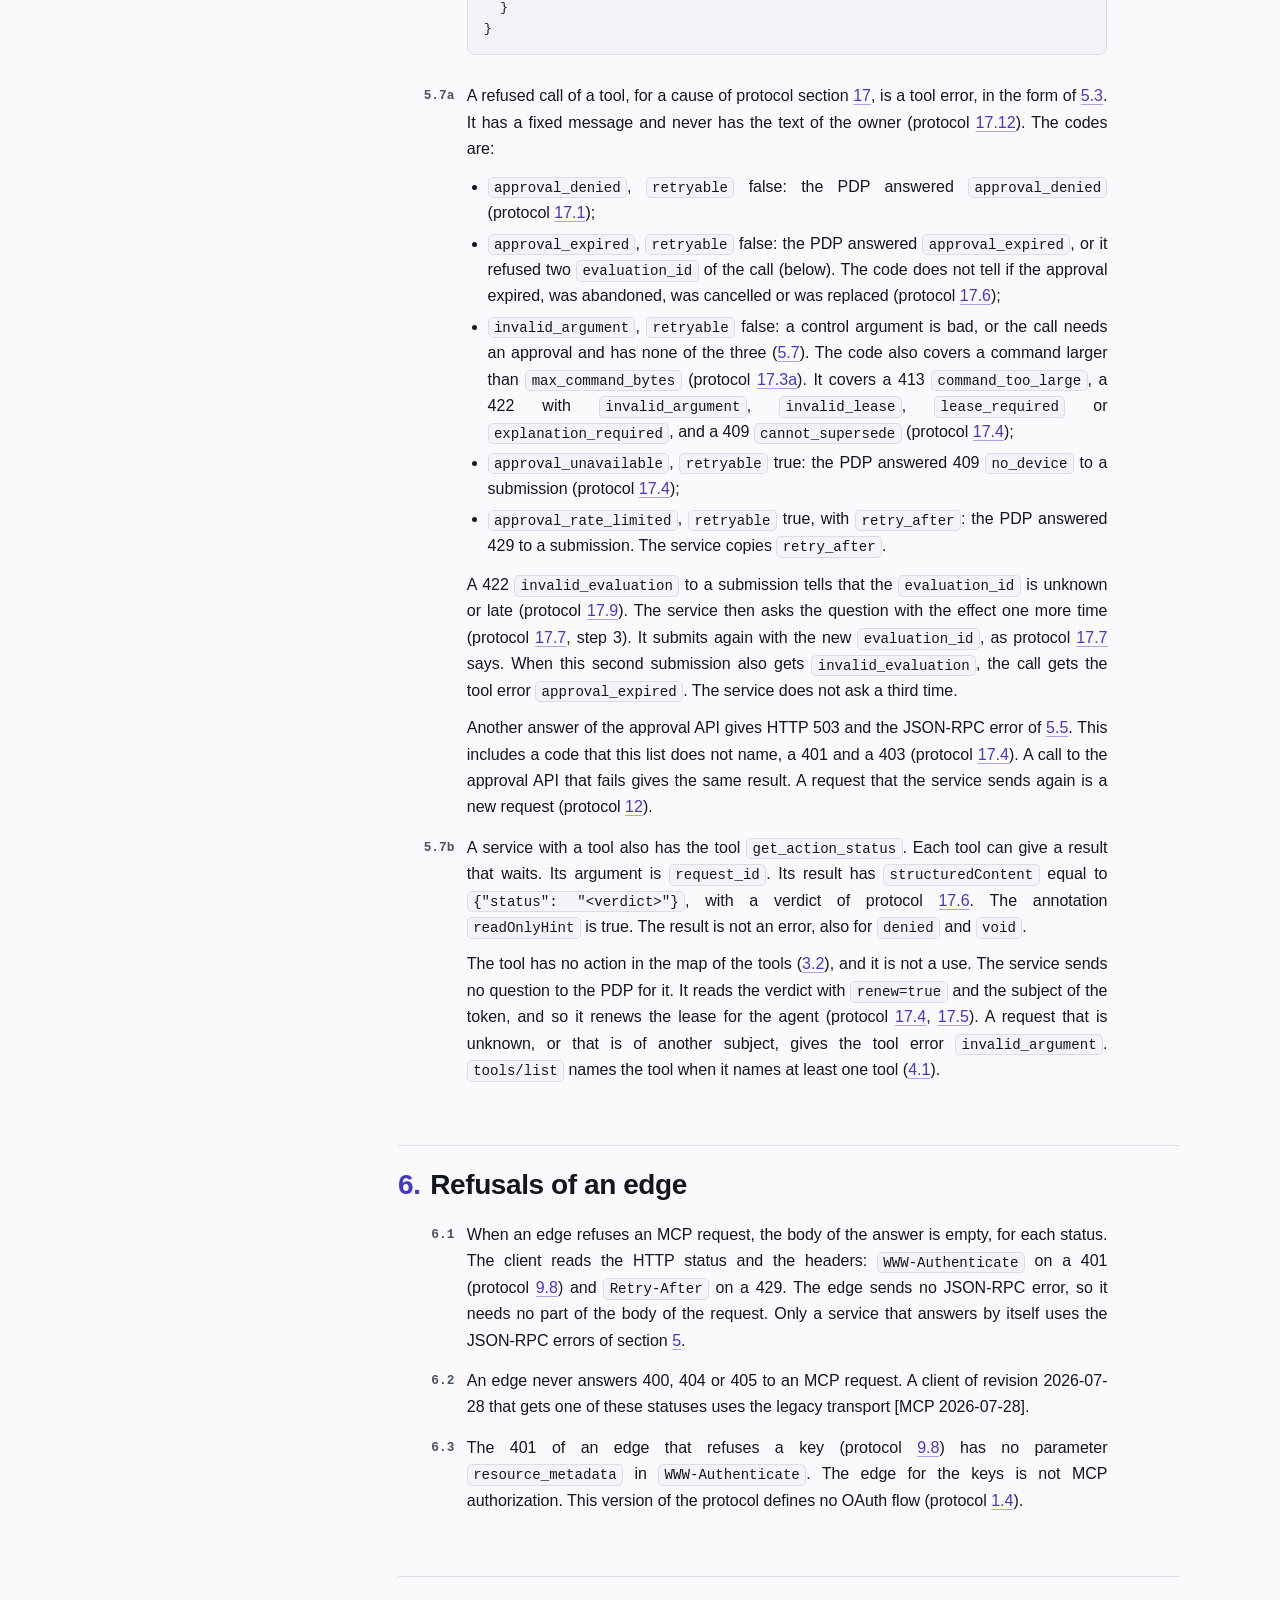
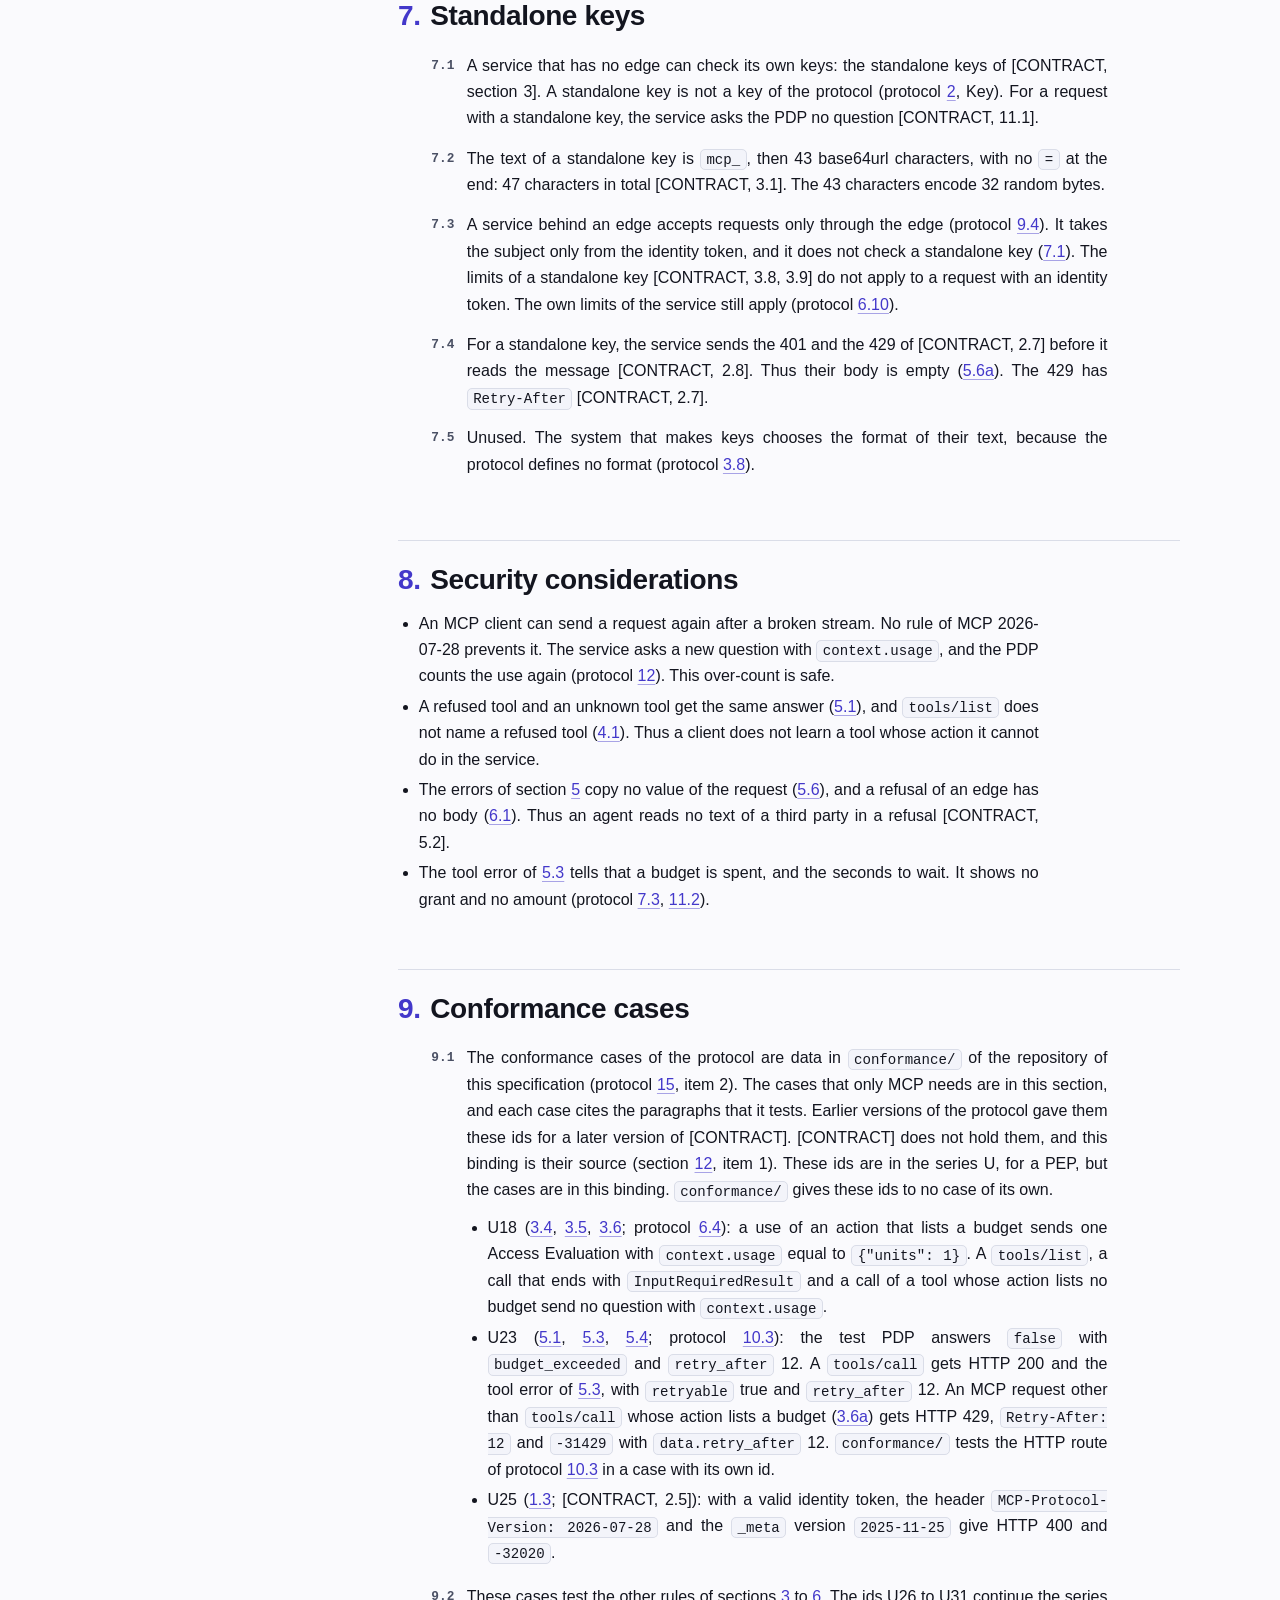
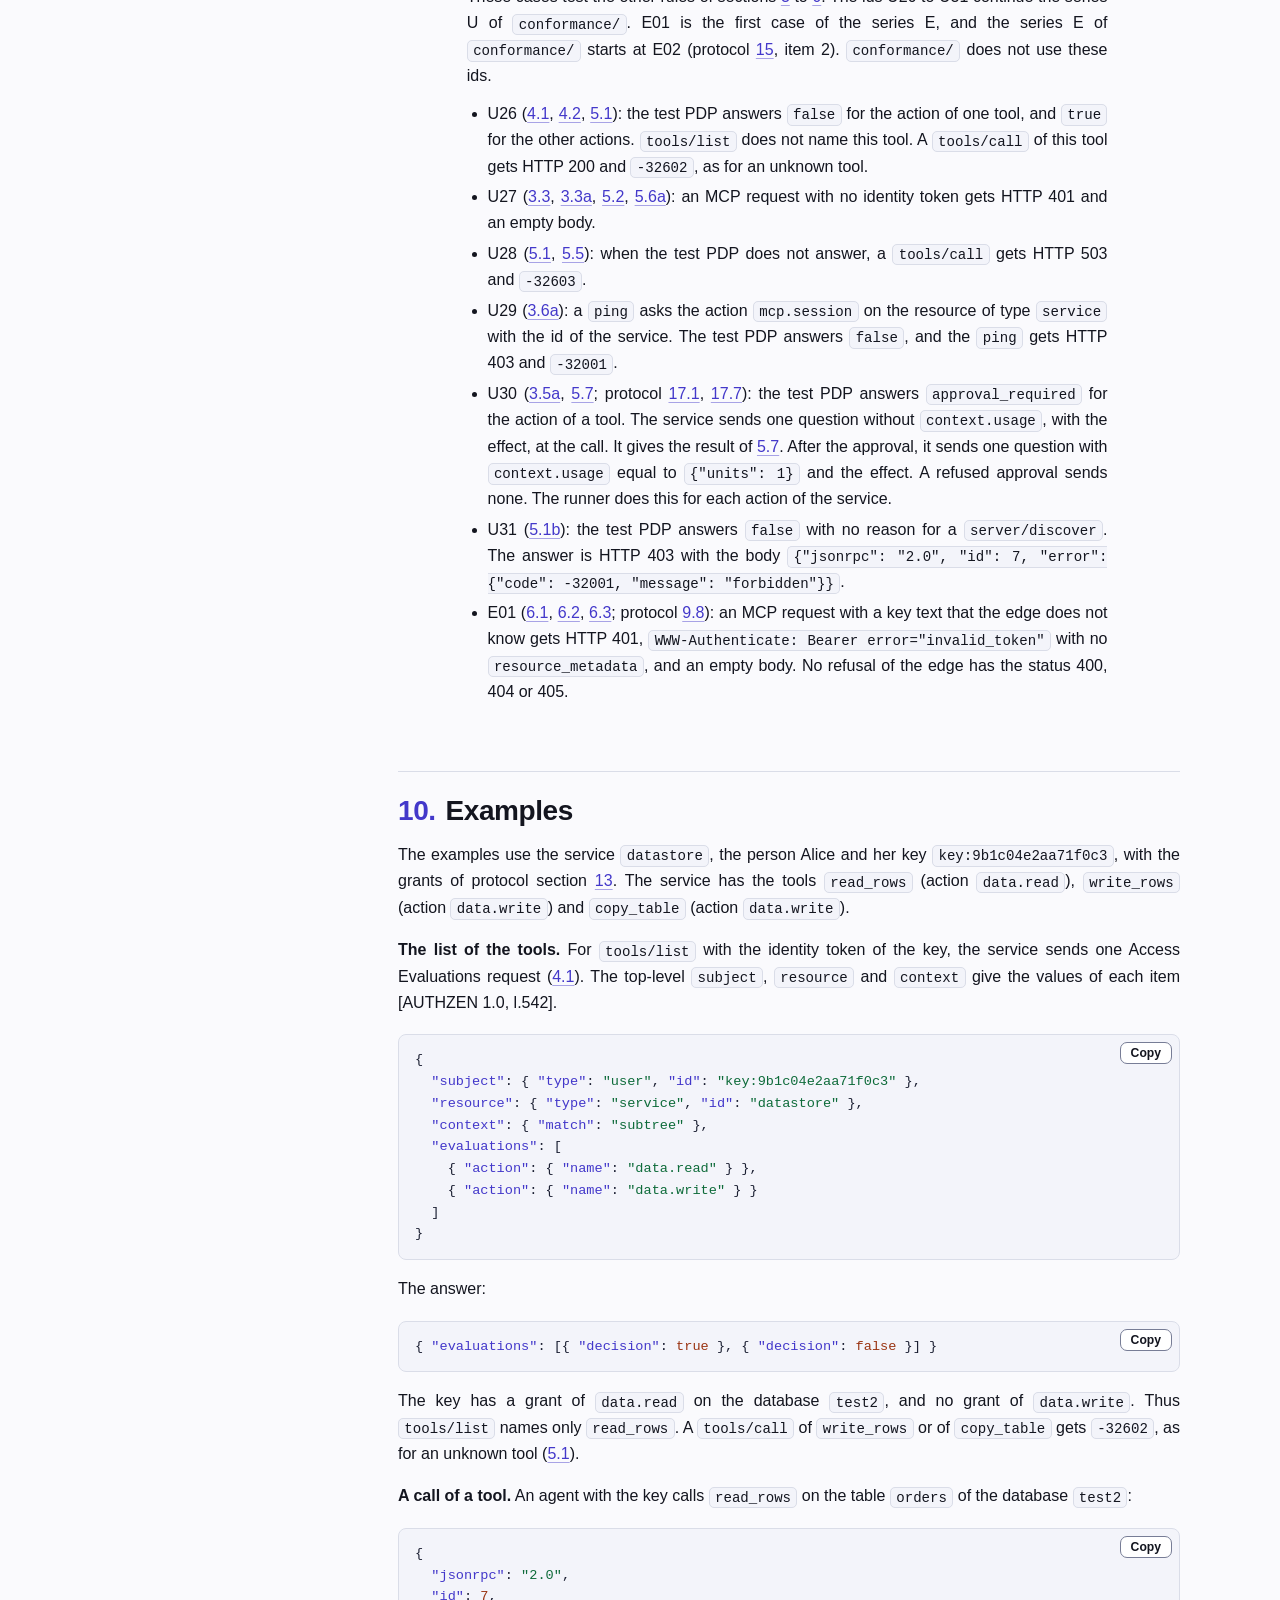
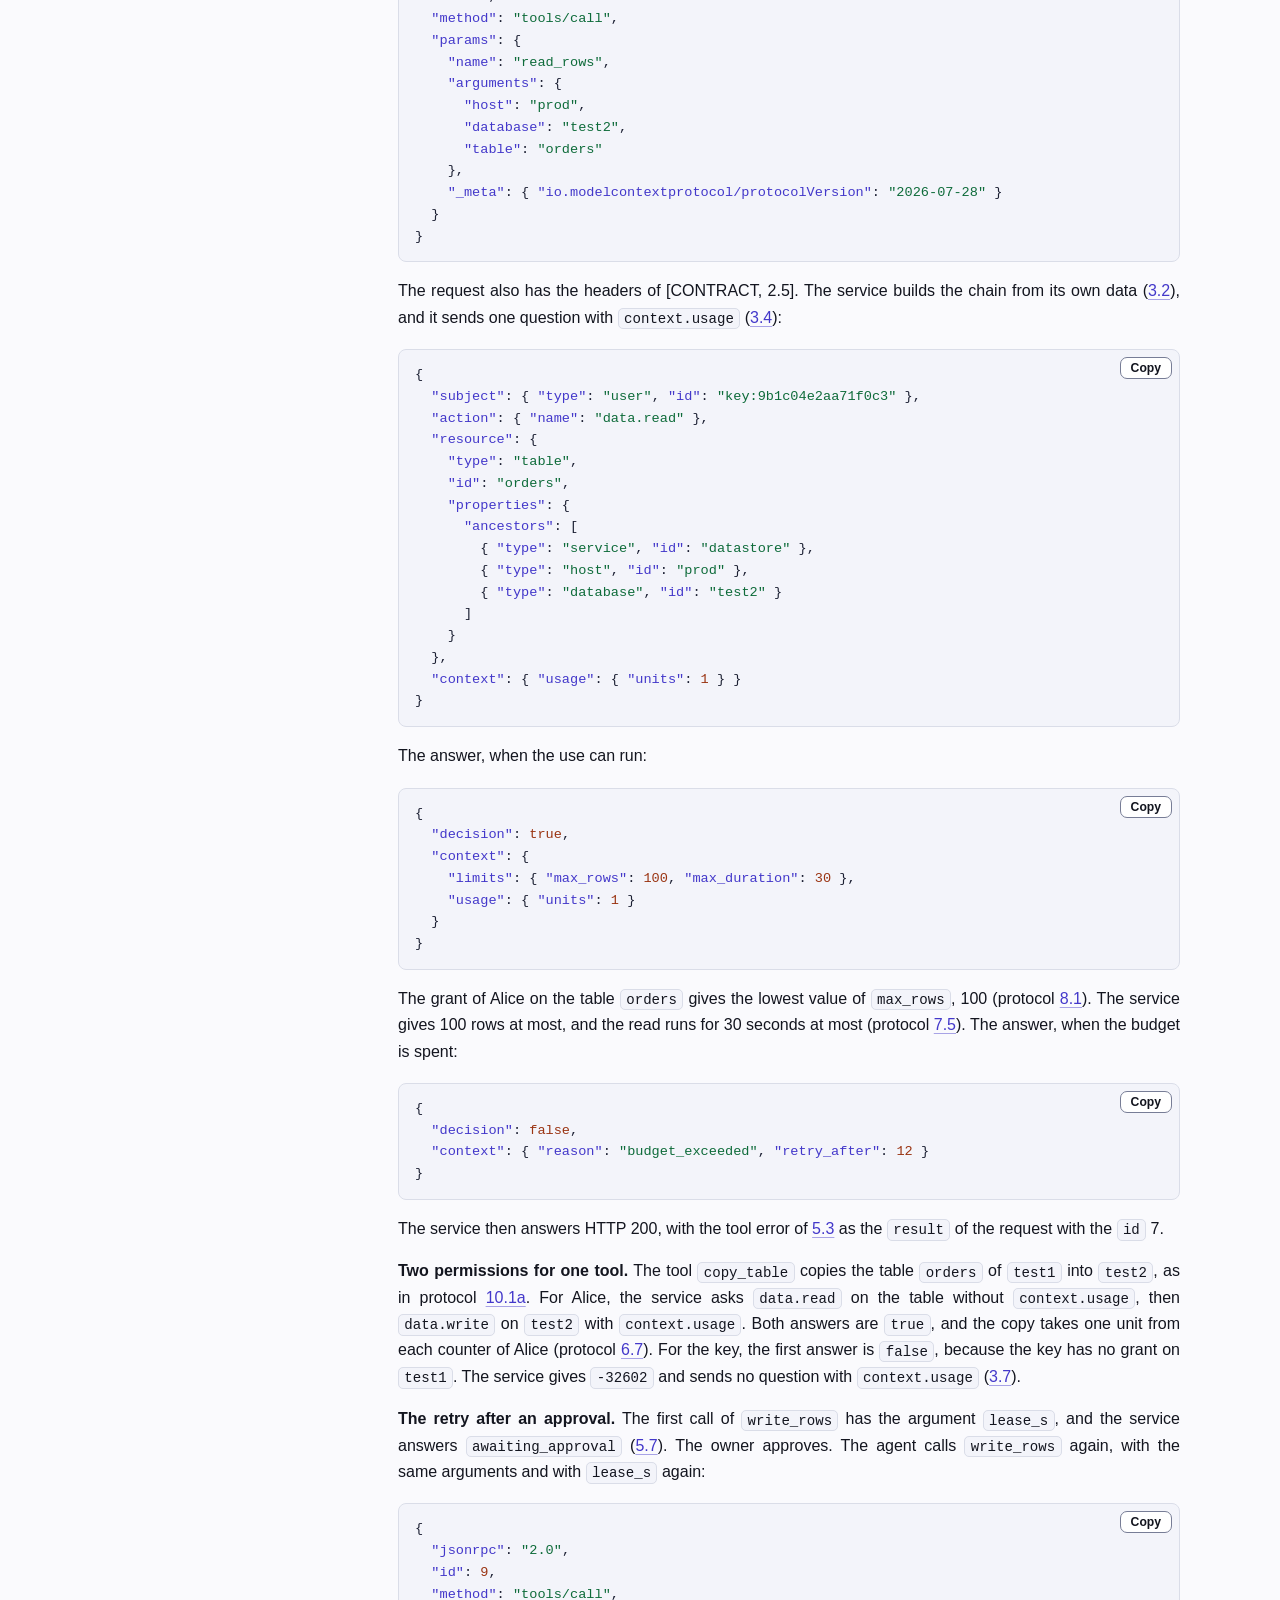
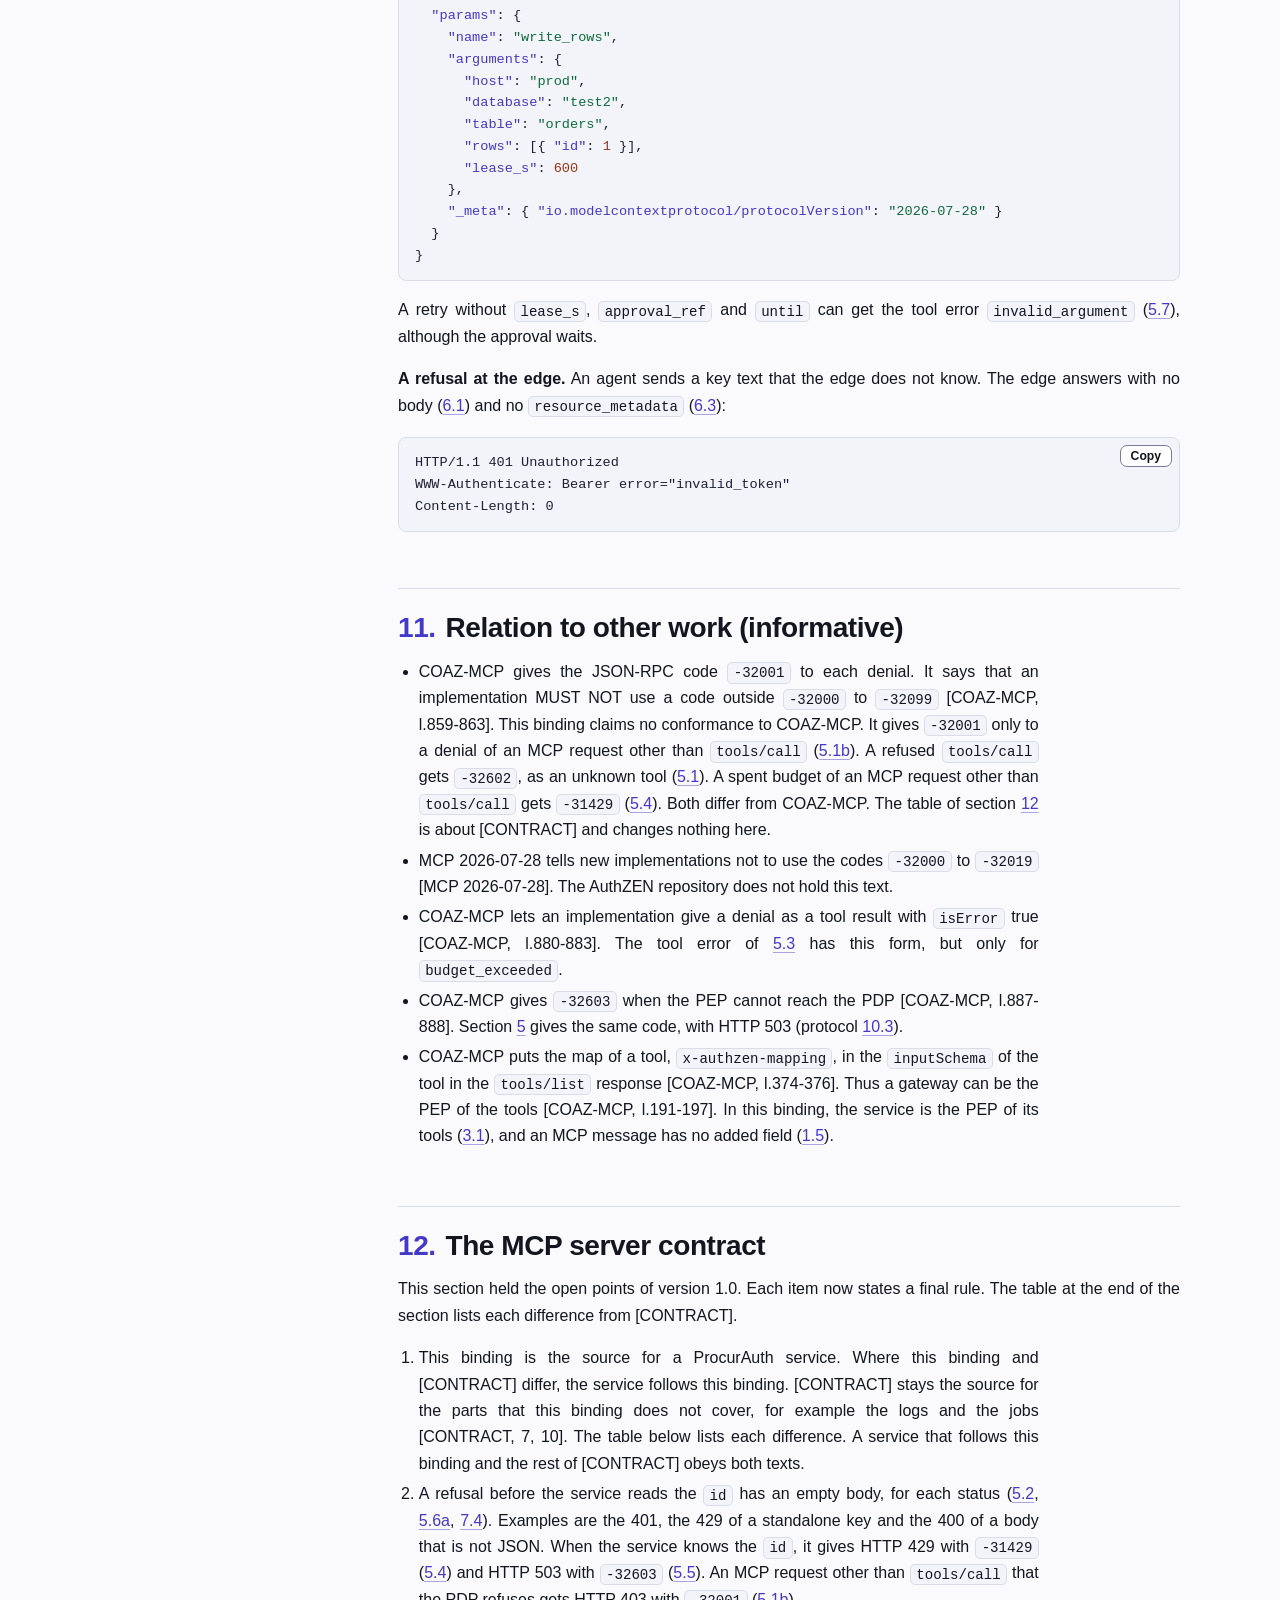
<file: docs/mcp-binding.html>
<!doctype html>
<html lang="en">
<head>
<meta charset="utf-8">
<meta name="viewport" content="width=device-width, initial-scale=1">
<meta name="color-scheme" content="light dark">
<meta name="description" content="The MCP binding of ProcurAuth, version 1.1, for AI agents that call tools: tool lists that show only the tools that a key may use, refusals, budget errors and conformance cases.">
<meta property="og:type" content="website">
<meta property="og:site_name" content="ProcurAuth">
<meta property="og:image" content="https://procurauth.github.io/procurauth/assets/og.png">
<meta property="og:image:width" content="1200">
<meta property="og:image:height" content="630">
<meta property="og:image:alt" content="ProcurAuth: delegated access for AI agents. Protocol 1.1, MCP binding, 245 conformance cases.">
<meta name="twitter:image" content="https://procurauth.github.io/procurauth/assets/og.png">
<meta name="twitter:image:alt" content="ProcurAuth: delegated access for AI agents.">
<meta property="og:title" content="ProcurAuth MCP Binding | ProcurAuth">
<meta property="og:description" content="The MCP binding of ProcurAuth, version 1.1, for AI agents that call tools: tool lists that show only the tools that a key may use, refusals, budget errors and conformance cases.">
<meta name="twitter:card" content="summary_large_image">
<meta name="twitter:title" content="ProcurAuth MCP Binding | ProcurAuth">
<meta name="twitter:description" content="The MCP binding of ProcurAuth, version 1.1, for AI agents that call tools: tool lists that show only the tools that a key may use, refusals, budget errors and conformance cases.">
<link rel="canonical" href="https://procurauth.github.io/procurauth/mcp-binding.html">
<meta property="og:url" content="https://procurauth.github.io/procurauth/mcp-binding.html">
<title>ProcurAuth MCP Binding | ProcurAuth</title>
<link rel="icon" href="assets/favicon.svg" type="image/svg+xml">
<link rel="icon" href="assets/favicon-32.png" sizes="32x32" type="image/png">
<link rel="icon" href="assets/favicon.ico" sizes="16x16 32x32 48x48">
<link rel="apple-touch-icon" href="assets/apple-touch-icon.png">
<link rel="manifest" href="site.webmanifest">
<meta name="theme-color" content="#fafafd" media="(prefers-color-scheme: light)">
<meta name="theme-color" content="#0c0e15" media="(prefers-color-scheme: dark)">
<link rel="stylesheet" href="assets/site.css">
<script src="assets/site.js"></script>
</head>
<body>
<a class="skip" href="#main">Skip to the content</a>
<header class="site-header">
  <div class="wrap bar">
    <a class="brand" href="index.html" aria-label="ProcurAuth, home page"><svg class="mark" viewBox="0 0 32 32" aria-hidden="true" focusable="false"><rect width="32" height="32" rx="8" fill="var(--accent)"/><circle cx="12.5" cy="16" r="7.5" fill="none" stroke="var(--accent-ink)" stroke-width="2"/><circle cx="19.5" cy="16" r="7.5" fill="none" stroke="var(--accent-ink)" stroke-width="2"/><path d="M16 9.9a7.5 7.5 0 0 1 0 12.2a7.5 7.5 0 0 1 0-12.2z" fill="var(--accent-ink)"/></svg><span>Procur<b>Auth</b></span></a>
    <button class="menu-btn" id="menu-btn" type="button" aria-expanded="false" aria-controls="site-nav">Menu</button>
    <nav id="site-nav" aria-label="Main"><ul><li><a href="index.html">Home</a></li><li><a href="how-it-works.html">How it works</a></li><li><a href="specification.html">Specification</a></li><li><a href="mcp-binding.html" aria-current="page">Agents (MCP)</a></li><li><a href="tools.html">Tools</a></li><li><a href="conformance.html">Conformance</a></li><li><a href="implementations.html">Implementations</a></li><li><a href="source.html">Source</a></li><li class="nav-gh"><a href="https://github.com/ProcurAuth/procurauth">GitHub</a></li></ul></nav>
    <a class="gh-link" href="https://github.com/ProcurAuth/procurauth" aria-label="ProcurAuth on GitHub" title="ProcurAuth on GitHub"><svg viewBox="0 0 24 24" aria-hidden="true" focusable="false"><path fill="currentColor" d="M12 .297c-6.63 0-12 5.373-12 12 0 5.303 3.438 9.8 8.205 11.385.6.113.82-.258.82-.577 0-.285-.01-1.04-.015-2.04-3.338.724-4.042-1.61-4.042-1.61C4.422 18.07 3.633 17.7 3.633 17.7c-1.087-.744.084-.729.084-.729 1.205.084 1.838 1.236 1.838 1.236 1.07 1.835 2.809 1.305 3.495.998.108-.776.417-1.305.76-1.605-2.665-.3-5.466-1.332-5.466-5.93 0-1.31.465-2.38 1.235-3.22-.135-.303-.54-1.523.105-3.176 0 0 1.005-.322 3.3 1.23.96-.267 1.98-.399 3-.405 1.02.006 2.04.138 3 .405 2.28-1.552 3.285-1.23 3.285-1.23.645 1.653.24 2.873.12 3.176.765.84 1.23 1.91 1.23 3.22 0 4.61-2.805 5.625-5.475 5.92.42.36.81 1.096.81 2.22 0 1.606-.015 2.896-.015 3.286 0 .315.21.69.825.57C20.565 22.092 24 17.592 24 12.297c0-6.627-5.373-12-12-12"/></svg><span>GitHub</span></a>
    <button class="icon-btn" id="theme-btn" type="button" aria-label="Switch colour theme" title="Switch colour theme"><svg viewBox="0 0 24 24" aria-hidden="true" focusable="false"><circle cx="12" cy="12" r="8.5" fill="none" stroke="currentColor" stroke-width="2"/><path d="M12 3.5a8.5 8.5 0 0 1 0 17z" fill="currentColor"/></svg></button>
  </div>
</header>
<main id="main">
<div class="page-head"><div class="wrap"><p class="eyebrow">MCP binding for agents</p><h1>ProcurAuth MCP Binding</h1><p class="lede">The rules of the protocol for agents that call tools on an MCP endpoint: the list of the tools, the approval of an effect, the refusals and the budgets. A reference such as protocol 10.3 links to the paragraph in the specification.</p></div></div><div class="wrap doc-layout"><nav class="toc" aria-label="Contents"><details class="toc-details" open><summary>Contents</summary><ol><li><a href="#s-1">1. Introduction</a></li><li><a href="#s-2">2. Terms</a></li><li><a href="#s-3">3. The work of the service</a></li><li><a href="#s-4">4. The list of the tools</a></li><li><a href="#s-5">5. Refusals of a service</a></li><li><a href="#s-6">6. Refusals of an edge</a></li><li><a href="#s-7">7. Standalone keys</a></li><li><a href="#s-8">8. Security considerations</a></li><li><a href="#s-9">9. Conformance cases</a></li><li><a href="#s-10">10. Examples</a></li><li><a href="#s-11">11. Relation to other work (informative)</a></li><li><a href="#s-12">12. The MCP server contract</a></li><li><a href="#references">References</a></li></ol></details></nav><article class="doc"><p class="status"><span class="badge">Version 1.1</span></p><div class="intro"><p>This document holds the rules of the ProcurAuth protocol <a class="xref" href="specification.html">[PROTOCOL]</a> that only MCP needs.</p><p>The changelog in <code>docs/</code> of the repository gives the changes of each version.</p><p>A paragraph keeps its number in later versions. A paragraph that leaves this document keeps its number, with the word "Unused" and a pointer. A new paragraph gets a new number, or a letter after the number of the paragraph that it continues.</p><p>This document is the MCP binding of the protocol. Its place is <code>bindings/mcp/</code> in the repository of this specification. It names no product, and any product can use it.</p><p>In this document, "protocol N.M" is paragraph N.M of <a class="xref" href="specification.html">[PROTOCOL]</a>, and "protocol N" is section N of <a class="xref" href="specification.html">[PROTOCOL]</a>. "protocol <a class="xref" href="specification.html#s-2">2</a>, Key" is the term Key in section 2. This binding cites the rules of the protocol and does not restate them.</p><p>The words MUST, MUST NOT, SHOULD and MAY have the meaning of [RFC 2119] and [RFC 8174].</p></div><h2 id="s-1"><a class="self" href="#s-1"><span class="sn">1.</span>Introduction</a></h2><section class="para" id="p-1-1"><a class="pnum" href="#p-1-1" aria-label="Paragraph 1.1, link">1.1</a><div class="pbody"><p>This binding applies to a service with an MCP endpoint that follows the protocol (protocol <a class="xref" href="specification.html#p-1-3">1.3</a>). It also applies to an edge in front of such a service. It gives:</p><ul><li>the work of the service for the MCP methods (section <a class="xref" href="#s-3">3</a>) and the list of the tools (section <a class="xref" href="#s-4">4</a>);</li><li>the form of a refusal of a service (section <a class="xref" href="#s-5">5</a>) and of a refusal of an edge (section <a class="xref" href="#s-6">6</a>);</li><li>the standalone keys of a service without an edge (section <a class="xref" href="#s-7">7</a>).</li></ul></div></section><section class="para" id="p-1-2"><a class="pnum" href="#p-1-2" aria-label="Paragraph 1.2, link">1.2</a><div class="pbody"><p>A service without an MCP endpoint does not need this binding. The protocol gives its refusals (protocol <a class="xref" href="specification.html#p-10-3">10.3</a>).</p></div></section><section class="para" id="p-1-3"><a class="pnum" href="#p-1-3" aria-label="Paragraph 1.3, link">1.3</a><div class="pbody"><p>This binding is for the MCP revision 2026-07-28 [MCP 2026-07-28]. A request of this revision has <code>params._meta["io.modelcontextprotocol/protocolVersion"]</code> [CONTRACT, 2.5]. A service can also accept the legacy revisions of [CONTRACT, 2.4]. The rules of this binding apply to each revision, except where a paragraph names one revision.</p></div></section><section class="para" id="p-1-4"><a class="pnum" href="#p-1-4" aria-label="Paragraph 1.4, link">1.4</a><div class="pbody"><p>A service with an MCP endpoint conforms to this binding when it follows <a class="xref" href="#p-1-3">1.3</a>, sections <a class="xref" href="#s-3">3</a> to <a class="xref" href="#s-5">5</a> and <a class="xref" href="#p-7-3">7.3</a>. An edge in front of an MCP endpoint conforms when it follows section <a class="xref" href="#s-6">6</a>. A service that checks standalone keys follows section <a class="xref" href="#s-7">7</a>. The cases of section <a class="xref" href="#s-9">9</a> test a service and an edge.</p></div></section><section class="para" id="p-1-5"><a class="pnum" href="#p-1-5" aria-label="Paragraph 1.5, link">1.5</a><div class="pbody"><p>This binding adds no member to the questions and the answers of the protocol (protocol <a class="xref" href="specification.html#p-1-2">1.2</a>). It adds no field to an MCP message [CONTRACT, 0.3]. It gives only the MCP form of the rules of the protocol.</p></div></section><h2 id="s-2"><a class="self" href="#s-2"><span class="sn">2.</span>Terms</a></h2><div class="plain"><p>The terms of protocol section <a class="xref" href="specification.html#s-2">2</a> apply. This binding adds these terms:</p><ul><li><strong>MCP endpoint</strong>: the route of a service that receives MCP requests, for example <code>POST /mcp</code> [CONTRACT, 2.1].</li><li><strong>MCP request</strong>: one JSON-RPC request that a client sends to the MCP endpoint.</li><li><strong>Tool</strong>: a tool of the service, which <code>tools/list</code> names and <code>tools/call</code> runs [MCP 2026-07-28].</li><li><strong>Tool error</strong>: a result of <code>tools/call</code> with <code>isError</code> true, which MCP calls a tool execution error [MCP 2026-07-28, tools]. It is not a JSON-RPC error.</li><li><strong>Map of the tools</strong>: the table of the service that gives each tool its action and the arguments that name its resource (<a class="xref" href="#p-3-2">3.2</a>).</li><li><strong>Standalone key</strong>: a key that a service checks by itself, with no edge (section <a class="xref" href="#s-7">7</a>). It is not a key of the protocol (protocol <a class="xref" href="specification.html#s-2">2</a>, Key).</li></ul></div><h2 id="s-3"><a class="self" href="#s-3"><span class="sn">3.</span>The work of the service</a></h2><section class="para" id="p-3-1"><a class="pnum" href="#p-3-1" aria-label="Paragraph 3.1, link">3.1</a><div class="pbody"><p>The service does the MCP work: the MCP endpoint, the map of the tools and the list of the tools. For each tool, the service asks the decision point and it applies the answer (<a class="xref" href="#p-3-5a">3.5a</a>) [CONTRACT, section 9]. The service is the PEP of each tool (protocol <a class="xref" href="specification.html#p-1-3">1.3</a>). The edge decides only the action <code>access</code> on the service (protocol <a class="xref" href="specification.html#p-8-3">8.3</a>). It answers no MCP method.</p></div></section><section class="para" id="p-3-2"><a class="pnum" href="#p-3-2" aria-label="Paragraph 3.2, link">3.2</a><div class="pbody"><p>The map of the tools gives each tool one action of the action document (protocol <a class="xref" href="specification.html#p-5-2">5.2</a>). The arguments of a call name the resource of the call. The service builds the chain of this resource from its own data (protocol <a class="xref" href="specification.html#p-4-1">4.1</a>, <a class="xref" href="specification.html#p-4-5">4.5</a>). The map is not in the MCP messages (<a class="xref" href="#p-1-5">1.5</a>).</p></div></section><section class="para" id="p-3-3"><a class="pnum" href="#p-3-3" aria-label="Paragraph 3.3, link">3.3</a><div class="pbody"><p>The MCP endpoint accepts the identity token, as each other route does (protocol <a class="xref" href="specification.html#p-10-0">10.0</a>, step 2). The service checks the token on each MCP request, for each method (protocol <a class="xref" href="specification.html#p-9-4">9.4</a>). A request with no token, or with a token that is not valid, gets HTTP 401 with an empty body (<a class="xref" href="#p-3-3a">3.3a</a>).</p></div></section><section class="para" id="p-3-3a"><a class="pnum" href="#p-3-3a" aria-label="Paragraph 3.3a, link">3.3a</a><div class="pbody"><p>The check of the token takes the place of the check of the key in the order of [CONTRACT, 2.8]. It comes after the checks of <code>Origin</code> and of the client address, and before the service reads the message. Thus the service sends the 401 of <a class="xref" href="#p-3-3">3.3</a> before it reads the <code>id</code>, with an empty body (<a class="xref" href="#p-5-6a">5.6a</a>).</p></div></section><section class="para" id="p-3-4"><a class="pnum" href="#p-3-4" aria-label="Paragraph 3.4, link">3.4</a><div class="pbody"><p>A <code>tools/call</code> is one operation (protocol <a class="xref" href="specification.html#s-2">2</a>). When the tool runs, the call is one use of the action of the tool. For an action that lists a budget, the service sends one question with <code>context.usage</code> for this use (protocol <a class="xref" href="specification.html#p-6-4">6.4</a>).</p></div></section><section class="para" id="p-3-5"><a class="pnum" href="#p-3-5" aria-label="Paragraph 3.5, link">3.5</a><div class="pbody"><p>A call that only asks the client for input (MCP <code>InputRequiredResult</code>) is not a use. For this call, the service asks the action of the tool without <code>context.usage</code> (protocol <a class="xref" href="specification.html#p-6-6">6.6</a>, <a class="xref" href="specification.html#p-10-1">10.1</a>). The later call that gives the input and runs the tool is the use of <a class="xref" href="#p-3-4">3.4</a>. For an action that lists a budget, a kept <code>true</code> answer of the first call never starts this use (protocol <a class="xref" href="specification.html#p-10-1">10.1</a>). A reason of protocol <a class="xref" href="specification.html#p-17-1">17.1</a> in the answer does not refuse the first call, because it runs no action: the use needs an approval later. The call asks the client for input.</p></div></section><section class="para" id="p-3-5a"><a class="pnum" href="#p-3-5a" aria-label="Paragraph 3.5a, link">3.5a</a><div class="pbody"><p>Each tool follows protocol section <a class="xref" href="specification.html#s-17">17</a> (protocol <a class="xref" href="specification.html#p-5-2b">5.2b</a>, <a class="xref" href="specification.html#p-17-7">17.7</a>) [CONTRACT, 9.1], also a tool that only reads. For each call, the service asks as protocol <a class="xref" href="specification.html#p-10-1">10.1</a> says, with no effect. When the PDP answers a reason of protocol <a class="xref" href="specification.html#p-17-1">17.1</a>, the service builds <code>op</code> and <code>view</code> of the call (protocol <a class="xref" href="specification.html#p-17-3a">17.3a</a>). It asks without <code>context.usage</code>, with <code>context.approval.effect</code> (protocol <a class="xref" href="specification.html#p-17-1">17.1</a>). After the approval, at the run, it sends the question of <a class="xref" href="#p-3-4">3.4</a> with <code>context.usage</code> and the effect (protocol <a class="xref" href="specification.html#p-17-2">17.2</a>). A refused or void approval takes no unit, and the service learns only the verdict (<a class="xref" href="#p-5-7">5.7</a>).</p><p>The <code>op</code> of a call has the member <code>tool</code>, the name of the tool. It also has each argument that decides what the tool does, and each default that the tool applies, for example a number of rows. It has no control argument (<a class="xref" href="#p-5-7">5.7</a>). The <code>view</code> shows each argument that the agent chose (protocol <a class="xref" href="specification.html#p-17-3a">17.3a</a>).</p><p>A tool that only asks the owner of the key has no action in the map of the tools [CONTRACT, 9.1]. It sends no other data out of the system and it changes no resource. It is not a use. It sends no question and needs no approval.</p></div></section><section class="para" id="p-3-6a"><a class="pnum" href="#p-3-6a" aria-label="Paragraph 3.6a, link">3.6a</a><div class="pbody"><p>A request for an MCP method with no tool asks the action <code>mcp.session</code> on the resource of type <code>service</code> with the id of the service (protocol <a class="xref" href="specification.html#p-4-1">4.1</a>). Such methods are <code>initialize</code>, <code>ping</code>, <code>server/discover</code> and the notifications. The service declares the action <code>mcp.session</code> in its action document (protocol <a class="xref" href="specification.html#p-5-2">5.2</a>). When this action lists a budget, each such request is one use (protocol <a class="xref" href="specification.html#p-6-4">6.4</a>). Such a request cannot wait (protocol <a class="xref" href="specification.html#p-17-7a">17.7a</a>). The <code>confirm</code> of a grant has no effect on this action (protocol <a class="xref" href="specification.html#p-17-8">17.8</a>), so the PDP gives no approval for it. A tool never uses the action <code>mcp.session</code>, because the action cannot be approved. A reason of protocol <a class="xref" href="specification.html#p-17-1">17.1</a> for such a request is a fault of the PDP: the service answers as <a class="xref" href="#p-5-1">5.1</a> says, with no effect and no submission.</p></div></section><section class="para" id="p-3-6"><a class="pnum" href="#p-3-6" aria-label="Paragraph 3.6, link">3.6</a><div class="pbody"><p>A <code>tools/list</code> is not a use. Its questions are questions for a display (protocol <a class="xref" href="specification.html#s-2">2</a>, Use), and section <a class="xref" href="#s-4">4</a> gives them.</p></div></section><section class="para" id="p-3-7"><a class="pnum" href="#p-3-7" aria-label="Paragraph 3.7, link">3.7</a><div class="pbody"><p>A tool can need permissions on other actions or on other resources (protocol <a class="xref" href="specification.html#p-5-5a">5.5a</a>). The action of the tool is the action of the use: the service declares it in its documentation and names it in its questions. The service asks the other permissions as protocol <a class="xref" href="specification.html#p-10-1a">10.1a</a> shows, with <code>context.permission_only</code> equal to <code>true</code> and with <code>context.usage</code> only for the action of the tool. When one answer is <code>false</code>, the service refuses the call as <a class="xref" href="#p-5-1">5.1</a> says. The PDP never gives a reason of protocol <a class="xref" href="specification.html#p-17-1">17.1</a> for such a permission, because the approval covers the action of the use only (protocol <a class="xref" href="specification.html#s-15">15</a>, item 8). A <code>confirm</code> on such a permission limits the scope and asks for no approval. A service that gets such a reason for it answers HTTP 503 and <code>-32603</code>, as for an answer that is not valid. Section <a class="xref" href="#s-10">10</a> gives an example.</p></div></section><h2 id="s-4"><a class="self" href="#s-4"><span class="sn">4.</span>The list of the tools</a></h2><section class="para" id="p-4-1"><a class="pnum" href="#p-4-1" aria-label="Paragraph 4.1, link">4.1</a><div class="pbody"><p>For <code>tools/list</code>, the service names only the tools whose action the PDP lets the subject do in the service. For each tool, it asks the action of the tool on the service, with <code>context.match</code> = <code>subtree</code> (protocol <a class="xref" href="specification.html#p-4-4">4.4</a>). It asks these questions without <code>context.usage</code>, with one item for each action of its tools, not for each tool. It sends them in one Access Evaluations request, or in several requests when the items are above the maxima of the PDP (protocol <a class="xref" href="specification.html#p-6-6">6.6</a>, <a class="xref" href="specification.html#p-6-11">6.11</a>, <a class="xref" href="specification.html#p-10-7a">10.7a</a>). It names a tool when the answer for the action of the tool is <code>true</code>.</p></div></section><section class="para" id="p-4-2"><a class="pnum" href="#p-4-2" aria-label="Paragraph 4.2, link">4.2</a><div class="pbody"><p>A <code>true</code> answer of <a class="xref" href="#p-4-1">4.1</a> is for the display only (protocol <a class="xref" href="specification.html#p-4-4">4.4</a>). Each <code>tools/call</code> asks its own question (<a class="xref" href="#p-3-4">3.4</a>). A tool that <code>tools/list</code> does not name and a tool that the service does not have get the same refusal (<a class="xref" href="#p-5-1">5.1</a>).</p></div></section><section class="para" id="p-4-3"><a class="pnum" href="#p-4-3" aria-label="Paragraph 4.3, link">4.3</a><div class="pbody"><p>The service keeps the order of the tools of [CONTRACT, 4.2], without the tools that <a class="xref" href="#p-4-1">4.1</a> removes. For one subject, two requests give the same list while the answers of the PDP do not change. The service MAY keep the answers of <a class="xref" href="#p-4-1">4.1</a> for <code>cache_ttl</code> at most (protocol <a class="xref" href="specification.html#p-10-1">10.1</a>).</p></div></section><section class="para" id="p-4-3a"><a class="pnum" href="#p-4-3a" aria-label="Paragraph 4.3a, link">4.3a</a><div class="pbody"><p>The <code>inputSchema</code> of each tool SHOULD describe the control arguments of <a class="xref" href="#p-5-7">5.7</a> as optional arguments. The description of each tool SHOULD say two things. The first is that the call can need an approval. The second is that the retry after the approval repeats the same arguments and exactly one of <code>approval_ref</code>, <code>lease_s</code> and <code>until</code>. An agent reads only <code>tools/list</code>, so it needs this text.</p></div></section><section class="para" id="p-4-4"><a class="pnum" href="#p-4-4" aria-label="Paragraph 4.4, link">4.4</a><div class="pbody"><p>For one <code>tools/list</code>, tools with the same action share one item (<a class="xref" href="#p-4-1">4.1</a>), so the items are not more than the actions of the action document (protocol <a class="xref" href="specification.html#p-5-3c">5.3c</a>). Example: with 20 actions and one <code>tools/list</code> each minute on each service, the PDP gets approximately 17 requests (333 items) each second for 1,000 services. For 10,000 services, it gets approximately 167 requests (3,333 items) each second. The kept answers of <a class="xref" href="#p-4-3">4.3</a> take one entry for each subject and action of one service. For 1,000 subjects and 20 actions, they take 20,000 entries, approximately 2 MB at 100 bytes each. This number is the same for 1,000 and for 10,000 services.</p></div></section><h2 id="s-5"><a class="self" href="#s-5"><span class="sn">5.</span>Refusals of a service</a></h2><section class="para" id="p-5-1"><a class="pnum" href="#p-5-1" aria-label="Paragraph 5.1, link">5.1</a><div class="pbody"><p>Protocol <a class="xref" href="specification.html#p-10-3">10.3</a> applies to an MCP request: the service fails closed and sends no <code>context.reason</code> to the client. The exceptions are the code <code>budget_exceeded</code> in the tool error of <a class="xref" href="#p-5-3">5.3</a> and the codes of <a class="xref" href="#p-5-7a">5.7a</a>. The service maps each answer of the PDP as the list below shows:</p><ul><li><code>false</code> with no reason, or with any other reason: on <code>tools/call</code>, HTTP 200 and <code>-32602</code>, as for an unknown tool [CONTRACT, 3.6]. The next two items hold the exceptions. On another MCP request, HTTP 403 with the body of <a class="xref" href="#p-5-1b">5.1b</a>.</li><li><code>false</code> with a reason of protocol <a class="xref" href="specification.html#p-17-1">17.1</a> for the action of the tool: on <code>tools/call</code>, the result of <a class="xref" href="#p-5-7">5.7</a> or the tool error of <a class="xref" href="#p-5-7a">5.7a</a>. On another MCP request, which cannot wait (protocol <a class="xref" href="specification.html#p-17-7a">17.7a</a>), HTTP 403 with the body of <a class="xref" href="#p-5-1b">5.1b</a>.</li><li><code>false</code> with <code>budget_exceeded</code>: on <code>tools/call</code>, HTTP 200 and the tool error of <a class="xref" href="#p-5-3">5.3</a>. On another MCP request, HTTP 429 with <code>Retry-After</code>, and the JSON-RPC error of <a class="xref" href="#p-5-4">5.4</a>.</li><li>No answer, an HTTP error, or an answer that is not valid: HTTP 503 and the JSON-RPC error of <a class="xref" href="#p-5-5">5.5</a>.</li></ul></div></section><section class="para" id="p-5-1a"><a class="pnum" href="#p-5-1a" aria-label="Paragraph 5.1a, link">5.1a</a><div class="pbody"><p>A <code>true</code> answer that the service treats as <code>false</code> (protocol <a class="xref" href="specification.html#p-6-12">6.12</a>, <a class="xref" href="specification.html#p-7-5">7.5</a>) gets the refusal of a <code>false</code> answer with no reason. A kept <code>false</code> answer (protocol <a class="xref" href="specification.html#p-10-1">10.1</a>) gets the refusal of the same answer. For a kept answer with <code>budget_exceeded</code>, <code>retry_after</code> has the value that protocol <a class="xref" href="specification.html#p-10-1">10.1</a> gives.</p></div></section><section class="para" id="p-5-1b"><a class="pnum" href="#p-5-1b" aria-label="Paragraph 5.1b, link">5.1b</a><div class="pbody"><p>On an MCP request other than <code>tools/call</code>, the HTTP 403 of <a class="xref" href="#p-5-1">5.1</a> has the body of the JSON-RPC error <code>-32001</code> with the message <code>forbidden</code>. The error has no <code>data</code>. Example: <code>{"jsonrpc": "2.0", "id": 7, "error": {"code": -32001, "message": "forbidden"}}</code>. The code is the code that COAZ-MCP gives to each denial (section <a class="xref" href="#s-11">11</a>). The service sends this body only when it knows the <code>id</code> (<a class="xref" href="#p-5-6a">5.6a</a>).</p></div></section><section class="para" id="p-5-2"><a class="pnum" href="#p-5-2" aria-label="Paragraph 5.2, link">5.2</a><div class="pbody"><p>The service sends each HTTP 401 before it reads the <code>id</code> of the MCP request (<a class="xref" href="#p-3-3a">3.3a</a>, <a class="xref" href="#p-7-4">7.4</a>). Thus the body of the 401 is empty (<a class="xref" href="#p-5-6a">5.6a</a>).</p></div></section><section class="para" id="p-5-3"><a class="pnum" href="#p-5-3" aria-label="Paragraph 5.3, link">5.3</a><div class="pbody"><p>On <code>tools/call</code>, a <code>false</code> answer with <code>budget_exceeded</code> gives a tool error, not a JSON-RPC error. The tool error has the code <code>budget_exceeded</code>, <code>retryable</code> true, and <code>retry_after</code> with the seconds that protocol <a class="xref" href="specification.html#p-10-3">10.3</a> gives to <code>Retry-After</code>. The service writes a fixed message and copies no value of the request. <code>content[0].text</code> holds <code>structuredContent</code> as compact JSON [CONTRACT, 5.1, 6.1]. For a request of revision 2026-07-28, the result also has <code>resultType</code> <code>complete</code> [CONTRACT, 2.5]. The result has this form:</p><div class="code-wrap"><pre data-copy tabindex="0" aria-label="Code example: json"><code><span class="ln" style="--i:0">{</span><span class="ln" style="--i:2">  <span class="k">"resultType"</span>: <span class="s">"complete"</span>,</span><span class="ln" style="--i:2">  <span class="k">"content"</span>: [</span><span class="ln" style="--i:4">    {</span><span class="ln" style="--i:6">      <span class="k">"type"</span>: <span class="s">"text"</span>,</span><span class="ln" style="--i:6">      <span class="k">"text"</span>: <span class="s">"{\"error\":{\"code\":\"budget_exceeded\",\"message\":\"The budget of this action is spent.\",\"retryable\":true,\"retry_after\":12}}"</span></span><span class="ln" style="--i:4">    }</span><span class="ln" style="--i:2">  ],</span><span class="ln" style="--i:2">  <span class="k">"structuredContent"</span>: {</span><span class="ln" style="--i:4">    <span class="k">"error"</span>: {</span><span class="ln" style="--i:6">      <span class="k">"code"</span>: <span class="s">"budget_exceeded"</span>,</span><span class="ln" style="--i:6">      <span class="k">"message"</span>: <span class="s">"The budget of this action is spent."</span>,</span><span class="ln" style="--i:6">      <span class="k">"retryable"</span>: <span class="n">true</span>,</span><span class="ln" style="--i:6">      <span class="k">"retry_after"</span>: <span class="n">12</span></span><span class="ln" style="--i:4">    }</span><span class="ln" style="--i:2">  },</span><span class="ln" style="--i:2">  <span class="k">"isError"</span>: <span class="n">true</span></span><span class="ln" style="--i:0">}</span></code></pre></div></div></section><section class="para" id="p-5-3a"><a class="pnum" href="#p-5-3a" aria-label="Paragraph 5.3a, link">5.3a</a><div class="pbody"><p>This binding adds the code <code>budget_exceeded</code> to the common codes of a tool error of [CONTRACT, 6.2] (section <a class="xref" href="#s-12">12</a>, item 3). It tells that a budget of the action is spent, and it is retryable.</p></div></section><section class="para" id="p-5-4"><a class="pnum" href="#p-5-4" aria-label="Paragraph 5.4, link">5.4</a><div class="pbody"><p>On an MCP request other than <code>tools/call</code>, a <code>false</code> answer with <code>budget_exceeded</code> gives HTTP 429 with <code>Retry-After</code> (protocol <a class="xref" href="specification.html#p-10-3">10.3</a>). The body is the JSON-RPC error <code>-31429</code> with the message <code>rate_limited</code>. Its <code>data.retry_after</code> has the value of <code>Retry-After</code>. Example: <code>{"jsonrpc": "2.0", "id": 7, "error": {"code": -31429, "message": "rate_limited", "data": {"retry_after": 12}}}</code>.</p></div></section><section class="para" id="p-5-5"><a class="pnum" href="#p-5-5" aria-label="Paragraph 5.5, link">5.5</a><div class="pbody"><p>When the service gives HTTP 503 (protocol <a class="xref" href="specification.html#p-10-3">10.3</a>), the body is the JSON-RPC error <code>-32603</code>, with a fixed message. A request that the client sends again is a new use (protocol <a class="xref" href="specification.html#s-12">12</a>).</p></div></section><section class="para" id="p-5-6"><a class="pnum" href="#p-5-6" aria-label="Paragraph 5.6, link">5.6</a><div class="pbody"><p>Each error of this section has a fixed message, and the service copies no value of the request into it [CONTRACT, 5.2].</p></div></section><section class="para" id="p-5-6a"><a class="pnum" href="#p-5-6a" aria-label="Paragraph 5.6a, link">5.6a</a><div class="pbody"><p>When the service refuses an MCP request before it reads the <code>id</code>, the body of the answer is empty, as for an edge (<a class="xref" href="#p-6-1">6.1</a>). The client reads the HTTP status and the headers. The service sends a JSON-RPC error only when it knows the <code>id</code> of the request.</p></div></section><section class="para" id="p-5-7"><a class="pnum" href="#p-5-7" aria-label="Paragraph 5.7, link">5.7</a><div class="pbody"><p>Each tool accepts these optional control arguments: <code>approval_ref</code>, <code>wait_s</code>, <code>supersedes</code>, <code>lease_s</code> and <code>until</code>. The service sends them to the approval API as protocol <a class="xref" href="specification.html#p-17-4">17.4</a> gives (protocol <a class="xref" href="specification.html#p-17-9a">17.9a</a>). They never enter the effect. <code>wait_s</code> is the most seconds that the service waits for a verdict, and the service bounds it. A call gives at most one of <code>approval_ref</code>, <code>lease_s</code> and <code>until</code>. A call with more than one, or with a bad type, gets the tool error <code>invalid_argument</code> (<a class="xref" href="#p-5-7a">5.7a</a>), and the service asks the PDP nothing.</p><p>A call with none of the three runs when the PDP asks for no approval. When the PDP asks for an approval and the call has none of the three, the service cannot give a lease. It submits nothing, and the call gets the tool error <code>invalid_argument</code> (<a class="xref" href="#p-5-7a">5.7a</a>).</p><p>The retry of a call after an approval repeats the same arguments and exactly one of <code>approval_ref</code>, <code>lease_s</code> and <code>until</code> (protocol <a class="xref" href="specification.html#p-17-7">17.7</a>). A service MAY refuse a retry with none of the three. The tool error is <code>invalid_argument</code>, also when the approval waits. The agent therefore keeps one control argument in each retry. Section <a class="xref" href="#s-10">10</a> has an example.</p><p>When protocol <a class="xref" href="specification.html#p-17-7">17.7</a> tells that the action waits, the service answers HTTP 200 with a result that is not an error. Its <code>structuredContent.action</code> has <code>id</code> (the <code>request_id</code>), <code>status</code> equal to <code>awaiting_approval</code>, <code>code</code> and <code>executed</code> equal to <code>false</code>. The second item of <code>content</code> is a fixed text that starts with <code>NOT EXECUTED</code>. The service copies no value of the request into it (<a class="xref" href="#p-5-6">5.6</a>). The result has this form:</p><div class="code-wrap"><pre data-copy tabindex="0" aria-label="Code example: json"><code><span class="ln" style="--i:0">{</span><span class="ln" style="--i:2">  <span class="k">"resultType"</span>: <span class="s">"complete"</span>,</span><span class="ln" style="--i:2">  <span class="k">"content"</span>: [</span><span class="ln" style="--i:4">    {</span><span class="ln" style="--i:6">      <span class="k">"type"</span>: <span class="s">"text"</span>,</span><span class="ln" style="--i:6">      <span class="k">"text"</span>: <span class="s">"{\"action\":{\"id\":\"apr_9f3a\",\"status\":\"awaiting_approval\",\"code\":\"K7QF\",\"executed\":false}}"</span></span><span class="ln" style="--i:4">    },</span><span class="ln" style="--i:4">    {</span><span class="ln" style="--i:6">      <span class="k">"type"</span>: <span class="s">"text"</span>,</span><span class="ln" style="--i:6">      <span class="k">"text"</span>: <span class="s">"NOT EXECUTED. The action waits for the approval of its owner."</span></span><span class="ln" style="--i:4">    }</span><span class="ln" style="--i:2">  ],</span><span class="ln" style="--i:2">  <span class="k">"structuredContent"</span>: {</span><span class="ln" style="--i:4">    <span class="k">"action"</span>: {</span><span class="ln" style="--i:6">      <span class="k">"id"</span>: <span class="s">"apr_9f3a"</span>,</span><span class="ln" style="--i:6">      <span class="k">"status"</span>: <span class="s">"awaiting_approval"</span>,</span><span class="ln" style="--i:6">      <span class="k">"code"</span>: <span class="s">"K7QF"</span>,</span><span class="ln" style="--i:6">      <span class="k">"executed"</span>: <span class="n">false</span></span><span class="ln" style="--i:4">    }</span><span class="ln" style="--i:2">  }</span><span class="ln" style="--i:0">}</span></code></pre></div></div></section><section class="para" id="p-5-7a"><a class="pnum" href="#p-5-7a" aria-label="Paragraph 5.7a, link">5.7a</a><div class="pbody"><p>A refused call of a tool, for a cause of protocol section <a class="xref" href="specification.html#s-17">17</a>, is a tool error, in the form of <a class="xref" href="#p-5-3">5.3</a>. It has a fixed message and never has the text of the owner (protocol <a class="xref" href="specification.html#p-17-12">17.12</a>). The codes are:</p><ul><li><code>approval_denied</code>, <code>retryable</code> false: the PDP answered <code>approval_denied</code> (protocol <a class="xref" href="specification.html#p-17-1">17.1</a>);</li><li><code>approval_expired</code>, <code>retryable</code> false: the PDP answered <code>approval_expired</code>, or it refused two <code>evaluation_id</code> of the call (below). The code does not tell if the approval expired, was abandoned, was cancelled or was replaced (protocol <a class="xref" href="specification.html#p-17-6">17.6</a>);</li><li><code>invalid_argument</code>, <code>retryable</code> false: a control argument is bad, or the call needs an approval and has none of the three (<a class="xref" href="#p-5-7">5.7</a>). The code also covers a command larger than <code>max_command_bytes</code> (protocol <a class="xref" href="specification.html#p-17-3a">17.3a</a>). It covers a 413 <code>command_too_large</code>, a 422 with <code>invalid_argument</code>, <code>invalid_lease</code>, <code>lease_required</code> or <code>explanation_required</code>, and a 409 <code>cannot_supersede</code> (protocol <a class="xref" href="specification.html#p-17-4">17.4</a>);</li><li><code>approval_unavailable</code>, <code>retryable</code> true: the PDP answered 409 <code>no_device</code> to a submission (protocol <a class="xref" href="specification.html#p-17-4">17.4</a>);</li><li><code>approval_rate_limited</code>, <code>retryable</code> true, with <code>retry_after</code>: the PDP answered 429 to a submission. The service copies <code>retry_after</code>.</li></ul><p>A 422 <code>invalid_evaluation</code> to a submission tells that the <code>evaluation_id</code> is unknown or late (protocol <a class="xref" href="specification.html#p-17-9">17.9</a>). The service then asks the question with the effect one more time (protocol <a class="xref" href="specification.html#p-17-7">17.7</a>, step 3). It submits again with the new <code>evaluation_id</code>, as protocol <a class="xref" href="specification.html#p-17-7">17.7</a> says. When this second submission also gets <code>invalid_evaluation</code>, the call gets the tool error <code>approval_expired</code>. The service does not ask a third time.</p><p>Another answer of the approval API gives HTTP 503 and the JSON-RPC error of <a class="xref" href="#p-5-5">5.5</a>. This includes a code that this list does not name, a 401 and a 403 (protocol <a class="xref" href="specification.html#p-17-4">17.4</a>). A call to the approval API that fails gives the same result. A request that the service sends again is a new request (protocol <a class="xref" href="specification.html#s-12">12</a>).</p></div></section><section class="para" id="p-5-7b"><a class="pnum" href="#p-5-7b" aria-label="Paragraph 5.7b, link">5.7b</a><div class="pbody"><p>A service with a tool also has the tool <code>get_action_status</code>. Each tool can give a result that waits. Its argument is <code>request_id</code>. Its result has <code>structuredContent</code> equal to <code>{"status": "&lt;verdict&gt;"}</code>, with a verdict of protocol <a class="xref" href="specification.html#p-17-6">17.6</a>. The annotation <code>readOnlyHint</code> is true. The result is not an error, also for <code>denied</code> and <code>void</code>.</p><p>The tool has no action in the map of the tools (<a class="xref" href="#p-3-2">3.2</a>), and it is not a use. The service sends no question to the PDP for it. It reads the verdict with <code>renew=true</code> and the subject of the token, and so it renews the lease for the agent (protocol <a class="xref" href="specification.html#p-17-4">17.4</a>, <a class="xref" href="specification.html#p-17-5">17.5</a>). A request that is unknown, or that is of another subject, gives the tool error <code>invalid_argument</code>. <code>tools/list</code> names the tool when it names at least one tool (<a class="xref" href="#p-4-1">4.1</a>).</p></div></section><h2 id="s-6"><a class="self" href="#s-6"><span class="sn">6.</span>Refusals of an edge</a></h2><section class="para" id="p-6-1"><a class="pnum" href="#p-6-1" aria-label="Paragraph 6.1, link">6.1</a><div class="pbody"><p>When an edge refuses an MCP request, the body of the answer is empty, for each status. The client reads the HTTP status and the headers: <code>WWW-Authenticate</code> on a 401 (protocol <a class="xref" href="specification.html#p-9-8">9.8</a>) and <code>Retry-After</code> on a 429. The edge sends no JSON-RPC error, so it needs no part of the body of the request. Only a service that answers by itself uses the JSON-RPC errors of section <a class="xref" href="#s-5">5</a>.</p></div></section><section class="para" id="p-6-2"><a class="pnum" href="#p-6-2" aria-label="Paragraph 6.2, link">6.2</a><div class="pbody"><p>An edge never answers 400, 404 or 405 to an MCP request. A client of revision 2026-07-28 that gets one of these statuses uses the legacy transport [MCP 2026-07-28].</p></div></section><section class="para" id="p-6-3"><a class="pnum" href="#p-6-3" aria-label="Paragraph 6.3, link">6.3</a><div class="pbody"><p>The 401 of an edge that refuses a key (protocol <a class="xref" href="specification.html#p-9-8">9.8</a>) has no parameter <code>resource_metadata</code> in <code>WWW-Authenticate</code>. The edge for the keys is not MCP authorization. This version of the protocol defines no OAuth flow (protocol <a class="xref" href="specification.html#p-1-4">1.4</a>).</p></div></section><h2 id="s-7"><a class="self" href="#s-7"><span class="sn">7.</span>Standalone keys</a></h2><section class="para" id="p-7-1"><a class="pnum" href="#p-7-1" aria-label="Paragraph 7.1, link">7.1</a><div class="pbody"><p>A service that has no edge can check its own keys: the standalone keys of [CONTRACT, section 3]. A standalone key is not a key of the protocol (protocol <a class="xref" href="specification.html#s-2">2</a>, Key). For a request with a standalone key, the service asks the PDP no question [CONTRACT, 11.1].</p></div></section><section class="para" id="p-7-2"><a class="pnum" href="#p-7-2" aria-label="Paragraph 7.2, link">7.2</a><div class="pbody"><p>The text of a standalone key is <code>mcp_</code>, then 43 base64url characters, with no <code>=</code> at the end: 47 characters in total [CONTRACT, 3.1]. The 43 characters encode 32 random bytes.</p></div></section><section class="para" id="p-7-3"><a class="pnum" href="#p-7-3" aria-label="Paragraph 7.3, link">7.3</a><div class="pbody"><p>A service behind an edge accepts requests only through the edge (protocol <a class="xref" href="specification.html#p-9-4">9.4</a>). It takes the subject only from the identity token, and it does not check a standalone key (<a class="xref" href="#p-7-1">7.1</a>). The limits of a standalone key [CONTRACT, 3.8, 3.9] do not apply to a request with an identity token. The own limits of the service still apply (protocol <a class="xref" href="specification.html#p-6-10">6.10</a>).</p></div></section><section class="para" id="p-7-4"><a class="pnum" href="#p-7-4" aria-label="Paragraph 7.4, link">7.4</a><div class="pbody"><p>For a standalone key, the service sends the 401 and the 429 of [CONTRACT, 2.7] before it reads the message [CONTRACT, 2.8]. Thus their body is empty (<a class="xref" href="#p-5-6a">5.6a</a>). The 429 has <code>Retry-After</code> [CONTRACT, 2.7].</p></div></section><section class="para" id="p-7-5"><a class="pnum" href="#p-7-5" aria-label="Paragraph 7.5, link">7.5</a><div class="pbody"><p>Unused. The system that makes keys chooses the format of their text, because the protocol defines no format (protocol <a class="xref" href="specification.html#p-3-8">3.8</a>).</p></div></section><h2 id="s-8"><a class="self" href="#s-8"><span class="sn">8.</span>Security considerations</a></h2><div class="plain"><ul><li>An MCP client can send a request again after a broken stream. No rule of MCP 2026-07-28 prevents it. The service asks a new question with <code>context.usage</code>, and the PDP counts the use again (protocol <a class="xref" href="specification.html#s-12">12</a>). This over-count is safe.</li><li>A refused tool and an unknown tool get the same answer (<a class="xref" href="#p-5-1">5.1</a>), and <code>tools/list</code> does not name a refused tool (<a class="xref" href="#p-4-1">4.1</a>). Thus a client does not learn a tool whose action it cannot do in the service.</li><li>The errors of section <a class="xref" href="#s-5">5</a> copy no value of the request (<a class="xref" href="#p-5-6">5.6</a>), and a refusal of an edge has no body (<a class="xref" href="#p-6-1">6.1</a>). Thus an agent reads no text of a third party in a refusal [CONTRACT, 5.2].</li><li>The tool error of <a class="xref" href="#p-5-3">5.3</a> tells that a budget is spent, and the seconds to wait. It shows no grant and no amount (protocol <a class="xref" href="specification.html#p-7-3">7.3</a>, <a class="xref" href="specification.html#p-11-2">11.2</a>).</li></ul></div><h2 id="s-9"><a class="self" href="#s-9"><span class="sn">9.</span>Conformance cases</a></h2><section class="para" id="p-9-1"><a class="pnum" href="#p-9-1" aria-label="Paragraph 9.1, link">9.1</a><div class="pbody"><p>The conformance cases of the protocol are data in <code>conformance/</code> of the repository of this specification (protocol <a class="xref" href="specification.html#s-15">15</a>, item 2). The cases that only MCP needs are in this section, and each case cites the paragraphs that it tests. Earlier versions of the protocol gave them these ids for a later version of [CONTRACT]. [CONTRACT] does not hold them, and this binding is their source (section <a class="xref" href="#s-12">12</a>, item 1). These ids are in the series U, for a PEP, but the cases are in this binding. <code>conformance/</code> gives these ids to no case of its own.</p><ul><li>U18 (<a class="xref" href="#p-3-4">3.4</a>, <a class="xref" href="#p-3-5">3.5</a>, <a class="xref" href="#p-3-6">3.6</a>; protocol <a class="xref" href="specification.html#p-6-4">6.4</a>): a use of an action that lists a budget sends one Access Evaluation with <code>context.usage</code> equal to <code>{"units": 1}</code>. A <code>tools/list</code>, a call that ends with <code>InputRequiredResult</code> and a call of a tool whose action lists no budget send no question with <code>context.usage</code>.</li><li>U23 (<a class="xref" href="#p-5-1">5.1</a>, <a class="xref" href="#p-5-3">5.3</a>, <a class="xref" href="#p-5-4">5.4</a>; protocol <a class="xref" href="specification.html#p-10-3">10.3</a>): the test PDP answers <code>false</code> with <code>budget_exceeded</code> and <code>retry_after</code> 12. A <code>tools/call</code> gets HTTP 200 and the tool error of <a class="xref" href="#p-5-3">5.3</a>, with <code>retryable</code> true and <code>retry_after</code> 12. An MCP request other than <code>tools/call</code> whose action lists a budget (<a class="xref" href="#p-3-6a">3.6a</a>) gets HTTP 429, <code>Retry-After: 12</code> and <code>-31429</code> with <code>data.retry_after</code> 12. <code>conformance/</code> tests the HTTP route of protocol <a class="xref" href="specification.html#p-10-3">10.3</a> in a case with its own id.</li><li>U25 (<a class="xref" href="#p-1-3">1.3</a>; [CONTRACT, 2.5]): with a valid identity token, the header <code>MCP-Protocol-Version: 2026-07-28</code> and the <code>_meta</code> version <code>2025-11-25</code> give HTTP 400 and <code>-32020</code>.</li></ul></div></section><section class="para" id="p-9-2"><a class="pnum" href="#p-9-2" aria-label="Paragraph 9.2, link">9.2</a><div class="pbody"><p>These cases test the other rules of sections <a class="xref" href="#s-3">3</a> to <a class="xref" href="#s-6">6</a>. The ids U26 to U31 continue the series U of <code>conformance/</code>. E01 is the first case of the series E, and the series E of <code>conformance/</code> starts at E02 (protocol <a class="xref" href="specification.html#s-15">15</a>, item 2). <code>conformance/</code> does not use these ids.</p><ul><li>U26 (<a class="xref" href="#p-4-1">4.1</a>, <a class="xref" href="#p-4-2">4.2</a>, <a class="xref" href="#p-5-1">5.1</a>): the test PDP answers <code>false</code> for the action of one tool, and <code>true</code> for the other actions. <code>tools/list</code> does not name this tool. A <code>tools/call</code> of this tool gets HTTP 200 and <code>-32602</code>, as for an unknown tool.</li><li>U27 (<a class="xref" href="#p-3-3">3.3</a>, <a class="xref" href="#p-3-3a">3.3a</a>, <a class="xref" href="#p-5-2">5.2</a>, <a class="xref" href="#p-5-6a">5.6a</a>): an MCP request with no identity token gets HTTP 401 and an empty body.</li><li>U28 (<a class="xref" href="#p-5-1">5.1</a>, <a class="xref" href="#p-5-5">5.5</a>): when the test PDP does not answer, a <code>tools/call</code> gets HTTP 503 and <code>-32603</code>.</li><li>U29 (<a class="xref" href="#p-3-6a">3.6a</a>): a <code>ping</code> asks the action <code>mcp.session</code> on the resource of type <code>service</code> with the id of the service. The test PDP answers <code>false</code>, and the <code>ping</code> gets HTTP 403 and <code>-32001</code>.</li><li>U30 (<a class="xref" href="#p-3-5a">3.5a</a>, <a class="xref" href="#p-5-7">5.7</a>; protocol <a class="xref" href="specification.html#p-17-1">17.1</a>, <a class="xref" href="specification.html#p-17-7">17.7</a>): the test PDP answers <code>approval_required</code> for the action of a tool. The service sends one question without <code>context.usage</code>, with the effect, at the call. It gives the result of <a class="xref" href="#p-5-7">5.7</a>. After the approval, it sends one question with <code>context.usage</code> equal to <code>{"units": 1}</code> and the effect. A refused approval sends none. The runner does this for each action of the service.</li><li>U31 (<a class="xref" href="#p-5-1b">5.1b</a>): the test PDP answers <code>false</code> with no reason for a <code>server/discover</code>. The answer is HTTP 403 with the body <code>{"jsonrpc": "2.0", "id": 7, "error": {"code": -32001, "message": "forbidden"}}</code>.</li><li>E01 (<a class="xref" href="#p-6-1">6.1</a>, <a class="xref" href="#p-6-2">6.2</a>, <a class="xref" href="#p-6-3">6.3</a>; protocol <a class="xref" href="specification.html#p-9-8">9.8</a>): an MCP request with a key text that the edge does not know gets HTTP 401, <code>WWW-Authenticate: Bearer error="invalid_token"</code> with no <code>resource_metadata</code>, and an empty body. No refusal of the edge has the status 400, 404 or 405.</li></ul></div></section><h2 id="s-10"><a class="self" href="#s-10"><span class="sn">10.</span>Examples</a></h2><div class="plain"><p>The examples use the service <code>datastore</code>, the person Alice and her key <code>key:9b1c04e2aa71f0c3</code>, with the grants of protocol section <a class="xref" href="specification.html#s-13">13</a>. The service has the tools <code>read_rows</code> (action <code>data.read</code>), <code>write_rows</code> (action <code>data.write</code>) and <code>copy_table</code> (action <code>data.write</code>).</p><p><strong>The list of the tools.</strong> For <code>tools/list</code> with the identity token of the key, the service sends one Access Evaluations request (<a class="xref" href="#p-4-1">4.1</a>). The top-level <code>subject</code>, <code>resource</code> and <code>context</code> give the values of each item [AUTHZEN 1.0, l.542].</p><div class="code-wrap"><pre data-copy tabindex="0" aria-label="Code example: json"><code><span class="ln" style="--i:0">{</span><span class="ln" style="--i:2">  <span class="k">"subject"</span>: { <span class="k">"type"</span>: <span class="s">"user"</span>, <span class="k">"id"</span>: <span class="s">"key:9b1c04e2aa71f0c3"</span> },</span><span class="ln" style="--i:2">  <span class="k">"resource"</span>: { <span class="k">"type"</span>: <span class="s">"service"</span>, <span class="k">"id"</span>: <span class="s">"datastore"</span> },</span><span class="ln" style="--i:2">  <span class="k">"context"</span>: { <span class="k">"match"</span>: <span class="s">"subtree"</span> },</span><span class="ln" style="--i:2">  <span class="k">"evaluations"</span>: [</span><span class="ln" style="--i:4">    { <span class="k">"action"</span>: { <span class="k">"name"</span>: <span class="s">"data.read"</span> } },</span><span class="ln" style="--i:4">    { <span class="k">"action"</span>: { <span class="k">"name"</span>: <span class="s">"data.write"</span> } }</span><span class="ln" style="--i:2">  ]</span><span class="ln" style="--i:0">}</span></code></pre></div><p>The answer:</p><div class="code-wrap"><pre data-copy tabindex="0" aria-label="Code example: json"><code><span class="ln" style="--i:0">{ <span class="k">"evaluations"</span>: [{ <span class="k">"decision"</span>: <span class="n">true</span> }, { <span class="k">"decision"</span>: <span class="n">false</span> }] }</span></code></pre></div><p>The key has a grant of <code>data.read</code> on the database <code>test2</code>, and no grant of <code>data.write</code>. Thus <code>tools/list</code> names only <code>read_rows</code>. A <code>tools/call</code> of <code>write_rows</code> or of <code>copy_table</code> gets <code>-32602</code>, as for an unknown tool (<a class="xref" href="#p-5-1">5.1</a>).</p><p><strong>A call of a tool.</strong> An agent with the key calls <code>read_rows</code> on the table <code>orders</code> of the database <code>test2</code>:</p><div class="code-wrap"><pre data-copy tabindex="0" aria-label="Code example: json"><code><span class="ln" style="--i:0">{</span><span class="ln" style="--i:2">  <span class="k">"jsonrpc"</span>: <span class="s">"2.0"</span>,</span><span class="ln" style="--i:2">  <span class="k">"id"</span>: <span class="n">7</span>,</span><span class="ln" style="--i:2">  <span class="k">"method"</span>: <span class="s">"tools/call"</span>,</span><span class="ln" style="--i:2">  <span class="k">"params"</span>: {</span><span class="ln" style="--i:4">    <span class="k">"name"</span>: <span class="s">"read_rows"</span>,</span><span class="ln" style="--i:4">    <span class="k">"arguments"</span>: {</span><span class="ln" style="--i:6">      <span class="k">"host"</span>: <span class="s">"prod"</span>,</span><span class="ln" style="--i:6">      <span class="k">"database"</span>: <span class="s">"test2"</span>,</span><span class="ln" style="--i:6">      <span class="k">"table"</span>: <span class="s">"orders"</span></span><span class="ln" style="--i:4">    },</span><span class="ln" style="--i:4">    <span class="k">"_meta"</span>: { <span class="k">"io.modelcontextprotocol/protocolVersion"</span>: <span class="s">"2026-07-28"</span> }</span><span class="ln" style="--i:2">  }</span><span class="ln" style="--i:0">}</span></code></pre></div><p>The request also has the headers of [CONTRACT, 2.5]. The service builds the chain from its own data (<a class="xref" href="#p-3-2">3.2</a>), and it sends one question with <code>context.usage</code> (<a class="xref" href="#p-3-4">3.4</a>):</p><div class="code-wrap"><pre data-copy tabindex="0" aria-label="Code example: json"><code><span class="ln" style="--i:0">{</span><span class="ln" style="--i:2">  <span class="k">"subject"</span>: { <span class="k">"type"</span>: <span class="s">"user"</span>, <span class="k">"id"</span>: <span class="s">"key:9b1c04e2aa71f0c3"</span> },</span><span class="ln" style="--i:2">  <span class="k">"action"</span>: { <span class="k">"name"</span>: <span class="s">"data.read"</span> },</span><span class="ln" style="--i:2">  <span class="k">"resource"</span>: {</span><span class="ln" style="--i:4">    <span class="k">"type"</span>: <span class="s">"table"</span>,</span><span class="ln" style="--i:4">    <span class="k">"id"</span>: <span class="s">"orders"</span>,</span><span class="ln" style="--i:4">    <span class="k">"properties"</span>: {</span><span class="ln" style="--i:6">      <span class="k">"ancestors"</span>: [</span><span class="ln" style="--i:8">        { <span class="k">"type"</span>: <span class="s">"service"</span>, <span class="k">"id"</span>: <span class="s">"datastore"</span> },</span><span class="ln" style="--i:8">        { <span class="k">"type"</span>: <span class="s">"host"</span>, <span class="k">"id"</span>: <span class="s">"prod"</span> },</span><span class="ln" style="--i:8">        { <span class="k">"type"</span>: <span class="s">"database"</span>, <span class="k">"id"</span>: <span class="s">"test2"</span> }</span><span class="ln" style="--i:6">      ]</span><span class="ln" style="--i:4">    }</span><span class="ln" style="--i:2">  },</span><span class="ln" style="--i:2">  <span class="k">"context"</span>: { <span class="k">"usage"</span>: { <span class="k">"units"</span>: <span class="n">1</span> } }</span><span class="ln" style="--i:0">}</span></code></pre></div><p>The answer, when the use can run:</p><div class="code-wrap"><pre data-copy tabindex="0" aria-label="Code example: json"><code><span class="ln" style="--i:0">{</span><span class="ln" style="--i:2">  <span class="k">"decision"</span>: <span class="n">true</span>,</span><span class="ln" style="--i:2">  <span class="k">"context"</span>: {</span><span class="ln" style="--i:4">    <span class="k">"limits"</span>: { <span class="k">"max_rows"</span>: <span class="n">100</span>, <span class="k">"max_duration"</span>: <span class="n">30</span> },</span><span class="ln" style="--i:4">    <span class="k">"usage"</span>: { <span class="k">"units"</span>: <span class="n">1</span> }</span><span class="ln" style="--i:2">  }</span><span class="ln" style="--i:0">}</span></code></pre></div><p>The grant of Alice on the table <code>orders</code> gives the lowest value of <code>max_rows</code>, 100 (protocol <a class="xref" href="specification.html#p-8-1">8.1</a>). The service gives 100 rows at most, and the read runs for 30 seconds at most (protocol <a class="xref" href="specification.html#p-7-5">7.5</a>). The answer, when the budget is spent:</p><div class="code-wrap"><pre data-copy tabindex="0" aria-label="Code example: json"><code><span class="ln" style="--i:0">{</span><span class="ln" style="--i:2">  <span class="k">"decision"</span>: <span class="n">false</span>,</span><span class="ln" style="--i:2">  <span class="k">"context"</span>: { <span class="k">"reason"</span>: <span class="s">"budget_exceeded"</span>, <span class="k">"retry_after"</span>: <span class="n">12</span> }</span><span class="ln" style="--i:0">}</span></code></pre></div><p>The service then answers HTTP 200, with the tool error of <a class="xref" href="#p-5-3">5.3</a> as the <code>result</code> of the request with the <code>id</code> 7.</p><p><strong>Two permissions for one tool.</strong> The tool <code>copy_table</code> copies the table <code>orders</code> of <code>test1</code> into <code>test2</code>, as in protocol <a class="xref" href="specification.html#p-10-1a">10.1a</a>. For Alice, the service asks <code>data.read</code> on the table without <code>context.usage</code>, then <code>data.write</code> on <code>test2</code> with <code>context.usage</code>. Both answers are <code>true</code>, and the copy takes one unit from each counter of Alice (protocol <a class="xref" href="specification.html#p-6-7">6.7</a>). For the key, the first answer is <code>false</code>, because the key has no grant on <code>test1</code>. The service gives <code>-32602</code> and sends no question with <code>context.usage</code> (<a class="xref" href="#p-3-7">3.7</a>).</p><p><strong>The retry after an approval.</strong> The first call of <code>write_rows</code> has the argument <code>lease_s</code>, and the service answers <code>awaiting_approval</code> (<a class="xref" href="#p-5-7">5.7</a>). The owner approves. The agent calls <code>write_rows</code> again, with the same arguments and with <code>lease_s</code> again:</p><div class="code-wrap"><pre data-copy tabindex="0" aria-label="Code example: json"><code><span class="ln" style="--i:0">{</span><span class="ln" style="--i:2">  <span class="k">"jsonrpc"</span>: <span class="s">"2.0"</span>,</span><span class="ln" style="--i:2">  <span class="k">"id"</span>: <span class="n">9</span>,</span><span class="ln" style="--i:2">  <span class="k">"method"</span>: <span class="s">"tools/call"</span>,</span><span class="ln" style="--i:2">  <span class="k">"params"</span>: {</span><span class="ln" style="--i:4">    <span class="k">"name"</span>: <span class="s">"write_rows"</span>,</span><span class="ln" style="--i:4">    <span class="k">"arguments"</span>: {</span><span class="ln" style="--i:6">      <span class="k">"host"</span>: <span class="s">"prod"</span>,</span><span class="ln" style="--i:6">      <span class="k">"database"</span>: <span class="s">"test2"</span>,</span><span class="ln" style="--i:6">      <span class="k">"table"</span>: <span class="s">"orders"</span>,</span><span class="ln" style="--i:6">      <span class="k">"rows"</span>: [{ <span class="k">"id"</span>: <span class="n">1</span> }],</span><span class="ln" style="--i:6">      <span class="k">"lease_s"</span>: <span class="n">600</span></span><span class="ln" style="--i:4">    },</span><span class="ln" style="--i:4">    <span class="k">"_meta"</span>: { <span class="k">"io.modelcontextprotocol/protocolVersion"</span>: <span class="s">"2026-07-28"</span> }</span><span class="ln" style="--i:2">  }</span><span class="ln" style="--i:0">}</span></code></pre></div><p>A retry without <code>lease_s</code>, <code>approval_ref</code> and <code>until</code> can get the tool error <code>invalid_argument</code> (<a class="xref" href="#p-5-7">5.7</a>), although the approval waits.</p><p><strong>A refusal at the edge.</strong> An agent sends a key text that the edge does not know. The edge answers with no body (<a class="xref" href="#p-6-1">6.1</a>) and no <code>resource_metadata</code> (<a class="xref" href="#p-6-3">6.3</a>):</p><div class="code-wrap"><pre data-copy tabindex="0" aria-label="Code example: text"><code><span class="ln" style="--i:0">HTTP/1.1 401 Unauthorized</span><span class="ln" style="--i:0">WWW-Authenticate: Bearer error="invalid_token"</span><span class="ln" style="--i:0">Content-Length: 0</span></code></pre></div></div><h2 id="s-11"><a class="self" href="#s-11"><span class="sn">11.</span>Relation to other work (informative)</a></h2><div class="plain"><ul><li>COAZ-MCP gives the JSON-RPC code <code>-32001</code> to each denial. It says that an implementation MUST NOT use a code outside <code>-32000</code> to <code>-32099</code> [COAZ-MCP, l.859-863]. This binding claims no conformance to COAZ-MCP. It gives <code>-32001</code> only to a denial of an MCP request other than <code>tools/call</code> (<a class="xref" href="#p-5-1b">5.1b</a>). A refused <code>tools/call</code> gets <code>-32602</code>, as an unknown tool (<a class="xref" href="#p-5-1">5.1</a>). A spent budget of an MCP request other than <code>tools/call</code> gets <code>-31429</code> (<a class="xref" href="#p-5-4">5.4</a>). Both differ from COAZ-MCP. The table of section <a class="xref" href="#s-12">12</a> is about [CONTRACT] and changes nothing here.</li><li>MCP 2026-07-28 tells new implementations not to use the codes <code>-32000</code> to <code>-32019</code> [MCP 2026-07-28]. The AuthZEN repository does not hold this text.</li><li>COAZ-MCP lets an implementation give a denial as a tool result with <code>isError</code> true [COAZ-MCP, l.880-883]. The tool error of <a class="xref" href="#p-5-3">5.3</a> has this form, but only for <code>budget_exceeded</code>.</li><li>COAZ-MCP gives <code>-32603</code> when the PEP cannot reach the PDP [COAZ-MCP, l.887-888]. Section <a class="xref" href="#s-5">5</a> gives the same code, with HTTP 503 (protocol <a class="xref" href="specification.html#p-10-3">10.3</a>).</li><li>COAZ-MCP puts the map of a tool, <code>x-authzen-mapping</code>, in the <code>inputSchema</code> of the tool in the <code>tools/list</code> response [COAZ-MCP, l.374-376]. Thus a gateway can be the PEP of the tools [COAZ-MCP, l.191-197]. In this binding, the service is the PEP of its tools (<a class="xref" href="#p-3-1">3.1</a>), and an MCP message has no added field (<a class="xref" href="#p-1-5">1.5</a>).</li></ul></div><h2 id="s-12"><a class="self" href="#s-12"><span class="sn">12.</span>The MCP server contract</a></h2><div class="plain"><p>This section held the open points of version 1.0. Each item now states a final rule. The table at the end of the section lists each difference from [CONTRACT].</p><ol><li>This binding is the source for a ProcurAuth service. Where this binding and [CONTRACT] differ, the service follows this binding. [CONTRACT] stays the source for the parts that this binding does not cover, for example the logs and the jobs [CONTRACT, 7, 10]. The table below lists each difference. A service that follows this binding and the rest of [CONTRACT] obeys both texts.</li><li>A refusal before the service reads the <code>id</code> has an empty body, for each status (<a class="xref" href="#p-5-2">5.2</a>, <a class="xref" href="#p-5-6a">5.6a</a>, <a class="xref" href="#p-7-4">7.4</a>). Examples are the 401, the 429 of a standalone key and the 400 of a body that is not JSON. When the service knows the <code>id</code>, it gives HTTP 429 with <code>-31429</code> (<a class="xref" href="#p-5-4">5.4</a>) and HTTP 503 with <code>-32603</code> (<a class="xref" href="#p-5-5">5.5</a>). An MCP request other than <code>tools/call</code> that the PDP refuses gets HTTP 403 with <code>-32001</code> (<a class="xref" href="#p-5-1b">5.1b</a>).</li><li>A tool error of a refused budget has the code <code>budget_exceeded</code> and <code>retry_after</code> in whole seconds (<a class="xref" href="#p-5-3">5.3</a>, <a class="xref" href="#p-5-3a">5.3a</a>). It never has <code>retry_after_ms</code>. The <code>outputSchema</code> of a tool SHOULD accept the object <code>error</code> of <a class="xref" href="#p-5-3">5.3</a> and <a class="xref" href="#p-5-7a">5.7a</a>, so that a client that checks the schema accepts a tool error.</li><li>For a ProcurAuth service, the protocol gives the identity token, the action document and the link to the PDP, not [CONTRACT, 11.3 to 11.5]. The token follows protocol <a class="xref" href="specification.html#p-9-2">9.2</a> to <a class="xref" href="specification.html#p-9-4">9.4</a>, also on the MCP endpoint (<a class="xref" href="#p-3-3">3.3</a>). The action document is at <code>/.well-known/procurauth/actions</code> (protocol <a class="xref" href="specification.html#p-5-1">5.1</a>). The link to the PDP is secured (protocol <a class="xref" href="specification.html#p-10-0">10.0</a>, step 4).</li><li>A PDP that fails gives HTTP 503 (protocol <a class="xref" href="specification.html#p-10-3">10.3</a>), never a refusal. A bad <code>context.match</code> in one evaluation gives HTTP 400 (protocol <a class="xref" href="specification.html#p-11-1">11.1</a>). A <code>false</code> answer with <code>budget_exceeded</code> gives HTTP 429 on an HTTP route, or the tool error of <a class="xref" href="#p-5-3">5.3</a> (protocol <a class="xref" href="specification.html#p-10-3">10.3</a>). The cases U08 and D14 of [CONTRACT] do not apply to a ProcurAuth service.</li><li>The file <code>IMPLEMENTATIONS.md</code> of [CONTRACT] stays in [CONTRACT]. The repository of this specification has its own file <code>IMPLEMENTATIONS.md</code>, which lists the ProcurAuth implementations.</li><li>The approval follows the model of [CONTRACT, section 9]: the PDP decides, and the service learns only the verdict. [CONTRACT, 9.2, 9.6, 9.7 and 9.9] are Unused, and [CONTRACT, 9.4, 9.5 and 9.8] agree with <a class="xref" href="#p-5-7">5.7</a>, <a class="xref" href="#p-5-7a">5.7a</a> and <a class="xref" href="#p-5-7b">5.7b</a>. Items 8 to 10 and the table give the differences that remain.</li><li>No tool error has the code <code>approval_cancelled</code>. The PEP learns only <code>void</code> for a request that someone cancelled (protocol <a class="xref" href="specification.html#p-17-6">17.6</a>, <a class="xref" href="specification.html#p-17-12">17.12</a>), so the call gets <code>approval_expired</code> (<a class="xref" href="#p-5-7a">5.7a</a>).</li><li>The tool error <code>approval_rate_limited</code> has <code>retry_after</code> in whole seconds, as <a class="xref" href="#p-5-3">5.3</a> has it and as protocol <a class="xref" href="specification.html#p-10-3">10.3</a> and <a class="xref" href="specification.html#p-17-4">17.4</a> give it (<a class="xref" href="#p-5-7a">5.7a</a>). It never has <code>retry_after_ms</code>.</li><li>A service never sends an MCP task in place of the result of <a class="xref" href="#p-5-7">5.7</a>, also when the client declares the extension <code>io.modelcontextprotocol/tasks</code>. The result of <a class="xref" href="#p-5-7">5.7</a> and the tool <code>get_action_status</code> (<a class="xref" href="#p-5-7b">5.7b</a>) are the only form of a call that waits. An owner with no way to receive the request gives <code>approval_unavailable</code> (<a class="xref" href="#p-5-7a">5.7a</a>).</li></ol><p><strong>Differences from the MCP server contract.</strong> Each row gives the rule of [CONTRACT] and the rule of this binding, which a ProcurAuth service follows.</p><div class="tablewrap"><table><thead><tr><th scope="col">Topic</th><th scope="col">[CONTRACT]</th><th scope="col">This binding</th><th scope="col">Item</th></tr></thead><tbody><tr><th scope="row">Body of a 401</th><td data-label="[CONTRACT]">JSON-RPC <code>-32001</code>, message <code>unauthorized</code> [CONTRACT, 2.7]</td><td data-label="This binding">An empty body (<a class="xref" href="#p-5-2">5.2</a>, <a class="xref" href="#p-5-6a">5.6a</a>)</td><td data-label="Item">2</td></tr><tr><th scope="row">Body of a 429 of a standalone key</th><td data-label="[CONTRACT]">JSON-RPC <code>-32002</code> [CONTRACT, 2.7]</td><td data-label="This binding">An empty body, with <code>Retry-After</code> (<a class="xref" href="#p-7-4">7.4</a>)</td><td data-label="Item">2</td></tr><tr><th scope="row">Body of a 400 for a body that is not JSON</th><td data-label="[CONTRACT]">JSON-RPC <code>-32700</code> [CONTRACT, 2.7]</td><td data-label="This binding">An empty body (<a class="xref" href="#p-5-6a">5.6a</a>)</td><td data-label="Item">2</td></tr><tr><th scope="row">A method error</th><td data-label="[CONTRACT]">HTTP 200 for each error of a method [CONTRACT, 2.7]</td><td data-label="This binding">HTTP 429 with <code>-31429</code> (<a class="xref" href="#p-5-4">5.4</a>), HTTP 503 with <code>-32603</code> (<a class="xref" href="#p-5-5">5.5</a>), HTTP 403 with <code>-32001</code> (<a class="xref" href="#p-5-1b">5.1b</a>)</td><td data-label="Item">2</td></tr><tr><th scope="row"><code>retry_after</code> of a tool error</th><td data-label="[CONTRACT]"><code>retry_after_ms</code> [CONTRACT, 6.1]</td><td data-label="This binding"><code>retry_after</code> in whole seconds (<a class="xref" href="#p-5-3">5.3</a>, <a class="xref" href="#p-5-7a">5.7a</a>)</td><td data-label="Item">3, 9</td></tr><tr><th scope="row">Common codes of a tool error</th><td data-label="[CONTRACT]">No <code>budget_exceeded</code> [CONTRACT, 6.2]</td><td data-label="This binding"><code>budget_exceeded</code>, retryable (<a class="xref" href="#p-5-3a">5.3a</a>)</td><td data-label="Item">3</td></tr><tr><th scope="row"><code>outputSchema</code> and a tool error</th><td data-label="[CONTRACT]">No rule [CONTRACT, 4.5]</td><td data-label="This binding">It SHOULD accept the object <code>error</code></td><td data-label="Item">3</td></tr><tr><th scope="row">Path of the action document</th><td data-label="[CONTRACT]"><code>/.well-known/access-actions</code> [CONTRACT, 11.4]</td><td data-label="This binding"><code>/.well-known/procurauth/actions</code> (protocol <a class="xref" href="specification.html#p-5-1">5.1</a>)</td><td data-label="Item">4</td></tr><tr><th scope="row">Form of <code>iat</code> and <code>exp</code>, and <code>nbf</code></th><td data-label="[CONTRACT]">A NumericDate, no rule for <code>nbf</code> [CONTRACT, 11.3]</td><td data-label="This binding">Integers with digits only, <code>nbf</code> checked (protocol <a class="xref" href="specification.html#p-9-3">9.3</a>, <a class="xref" href="specification.html#p-9-4">9.4</a>)</td><td data-label="Item">4</td></tr><tr><th scope="row"><code>kid</code> with more than one key</th><td data-label="[CONTRACT]">No rule [CONTRACT, 11.3]</td><td data-label="This binding">A token without <code>kid</code> is refused (protocol <a class="xref" href="specification.html#p-9-4">9.4</a>)</td><td data-label="Item">4</td></tr><tr><th scope="row">Link to the PDP</th><td data-label="[CONTRACT]">A private network without TLS is possible [CONTRACT, 11.5]</td><td data-label="This binding">The link is secured (protocol <a class="xref" href="specification.html#p-10-0">10.0</a>, step 4)</td><td data-label="Item">4</td></tr><tr><th scope="row">A PDP that fails</th><td data-label="[CONTRACT]">The decision is <code>false</code>, HTTP 403 [CONTRACT, 11.5, case U08]</td><td data-label="This binding">HTTP 503 (<a class="xref" href="#p-5-1">5.1</a>, <a class="xref" href="#p-5-5">5.5</a>, protocol <a class="xref" href="specification.html#p-10-3">10.3</a>)</td><td data-label="Item">5</td></tr><tr><th scope="row">A bad <code>context.match</code> in one evaluation</th><td data-label="[CONTRACT]"><code>false</code> with <code>invalid_request</code> [CONTRACT, 11.5, case D14]</td><td data-label="This binding">HTTP 400 (protocol <a class="xref" href="specification.html#p-11-1">11.1</a>)</td><td data-label="Item">5</td></tr><tr><th scope="row"><code>false</code> with <code>budget_exceeded</code> on an HTTP route</th><td data-label="[CONTRACT]">HTTP 403 [CONTRACT, 11.6]</td><td data-label="This binding">HTTP 429 with <code>Retry-After</code> (protocol <a class="xref" href="specification.html#p-10-3">10.3</a>)</td><td data-label="Item">5</td></tr><tr><th scope="row">A 422 <code>invalid_evaluation</code> of the approval API</th><td data-label="[CONTRACT]">No rule [CONTRACT, 9.4]</td><td data-label="This binding">One more question with the effect, then <code>approval_expired</code> (<a class="xref" href="#p-5-7a">5.7a</a>)</td><td data-label="Item">7</td></tr><tr><th scope="row">A 422 <code>explanation_required</code> or a 409 <code>cannot_supersede</code></th><td data-label="[CONTRACT]">No rule [CONTRACT, 9.4]</td><td data-label="This binding">The tool error <code>invalid_argument</code> (<a class="xref" href="#p-5-7a">5.7a</a>)</td><td data-label="Item">7</td></tr><tr><th scope="row">A task in place of a result that waits</th><td data-label="[CONTRACT]">A server MAY send a task [CONTRACT, 9.4]</td><td data-label="This binding">Never: the result of <a class="xref" href="#p-5-7">5.7</a> only</td><td data-label="Item">10</td></tr></tbody></table></div></div><h2 id="references"><a class="self" href="#references">References</a></h2><div class="plain"><ul><li><a class="xref" href="specification.html">[PROTOCOL]</a> ProcurAuth Protocol, version <a class="xref" href="#p-1-1">1.1</a>: <code>protocol/</code> in the repository of this specification.</li><li>[AUTHZEN] (also cited as [AUTHZEN 1.0]) AuthZEN Authorization API 1.0, Final Specification, OpenID Foundation. A citation l.N is a line of <code>api/authorization-api-1_0.md</code> in the repository <code>openid/authzen</code> at commit <code>4deba63</code>.</li><li>[COAZ-MCP] COAZ Binding for the Model Context Protocol, Draft 1: <code>profiles/authzen-coaz-mcp-binding-1_0.md</code> at the same commit. A citation l.N is a line of this file.</li><li>[CONTRACT] The contract of the MCP servers, version 1 (draft): <code>SPEC.md</code> and <code>conformance/CASES.md</code> of the repository <code>mcp-server-contract</code>. A citation N.M is a paragraph of <code>SPEC.md</code>. This binding is the source for a ProcurAuth service where the two texts differ (section <a class="xref" href="#s-12">12</a>).</li><li>[MCP 2026-07-28] Model Context Protocol, revision 2026-07-28.</li><li>[RFC 2119] Key words for use in RFCs to Indicate Requirement Levels. [RFC 8174] Ambiguity of Uppercase vs Lowercase in RFC 2119 Key Words.</li></ul></div></article></div>
</main>
<footer class="site-footer">
  <div class="wrap">
    <div class="foot-grid">
      <div>
        <h2>ProcurAuth</h2>
        <p>ProcurAuth lets a backend manage the rights of its users and the rights of the AI agents that act for them. Version 1.1.</p>
        <ul>
          <li><a href="https://procurauth.github.io/">All projects</a></li>
          <li><a href="https://procurauth.github.io/portal/">portal</a></li>
          <li><a href="https://procurauth.github.io/stowr/">Stowr</a></li>
        </ul>
      </div>
      <div>
        <h2>Read</h2>
        <ul>
          <li><a href="how-it-works.html">How it works</a></li>
          <li><a href="specification.html">Specification</a></li>
          <li><a href="mcp-binding.html">MCP binding for agents</a></li>
        </ul>
      </div>
      <div>
        <h2>Build</h2>
        <ul>
          <li><a href="tools.html">Tools and PEP library</a></li>
          <li><a href="conformance.html">Schemas and conformance</a></li>
          <li><a href="implementations.html">Implementations</a></li>
          <li><a href="source.html">Source and releases</a></li>
        </ul>
      </div>
      <div>
        <h2>Project</h2>
        <ul>
          <li><a href="https://github.com/ProcurAuth/procurauth">Repository</a></li>
          <li><a href="source.html#changelog">Changelog</a></li>
          <li><a href="source.html#contribute">Contribute</a></li>
        </ul>
      </div>
    </div>
    <div class="foot-legal">
      <p>ProcurAuth, version 1.1.</p>
      <p>Code: <a href="source.html#licences">Apache-2.0</a>. Texts: <a href="source.html#licences">CC BY 4.0</a>.</p>
    </div>
  </div>
</footer>
</body>
</html>
</file>
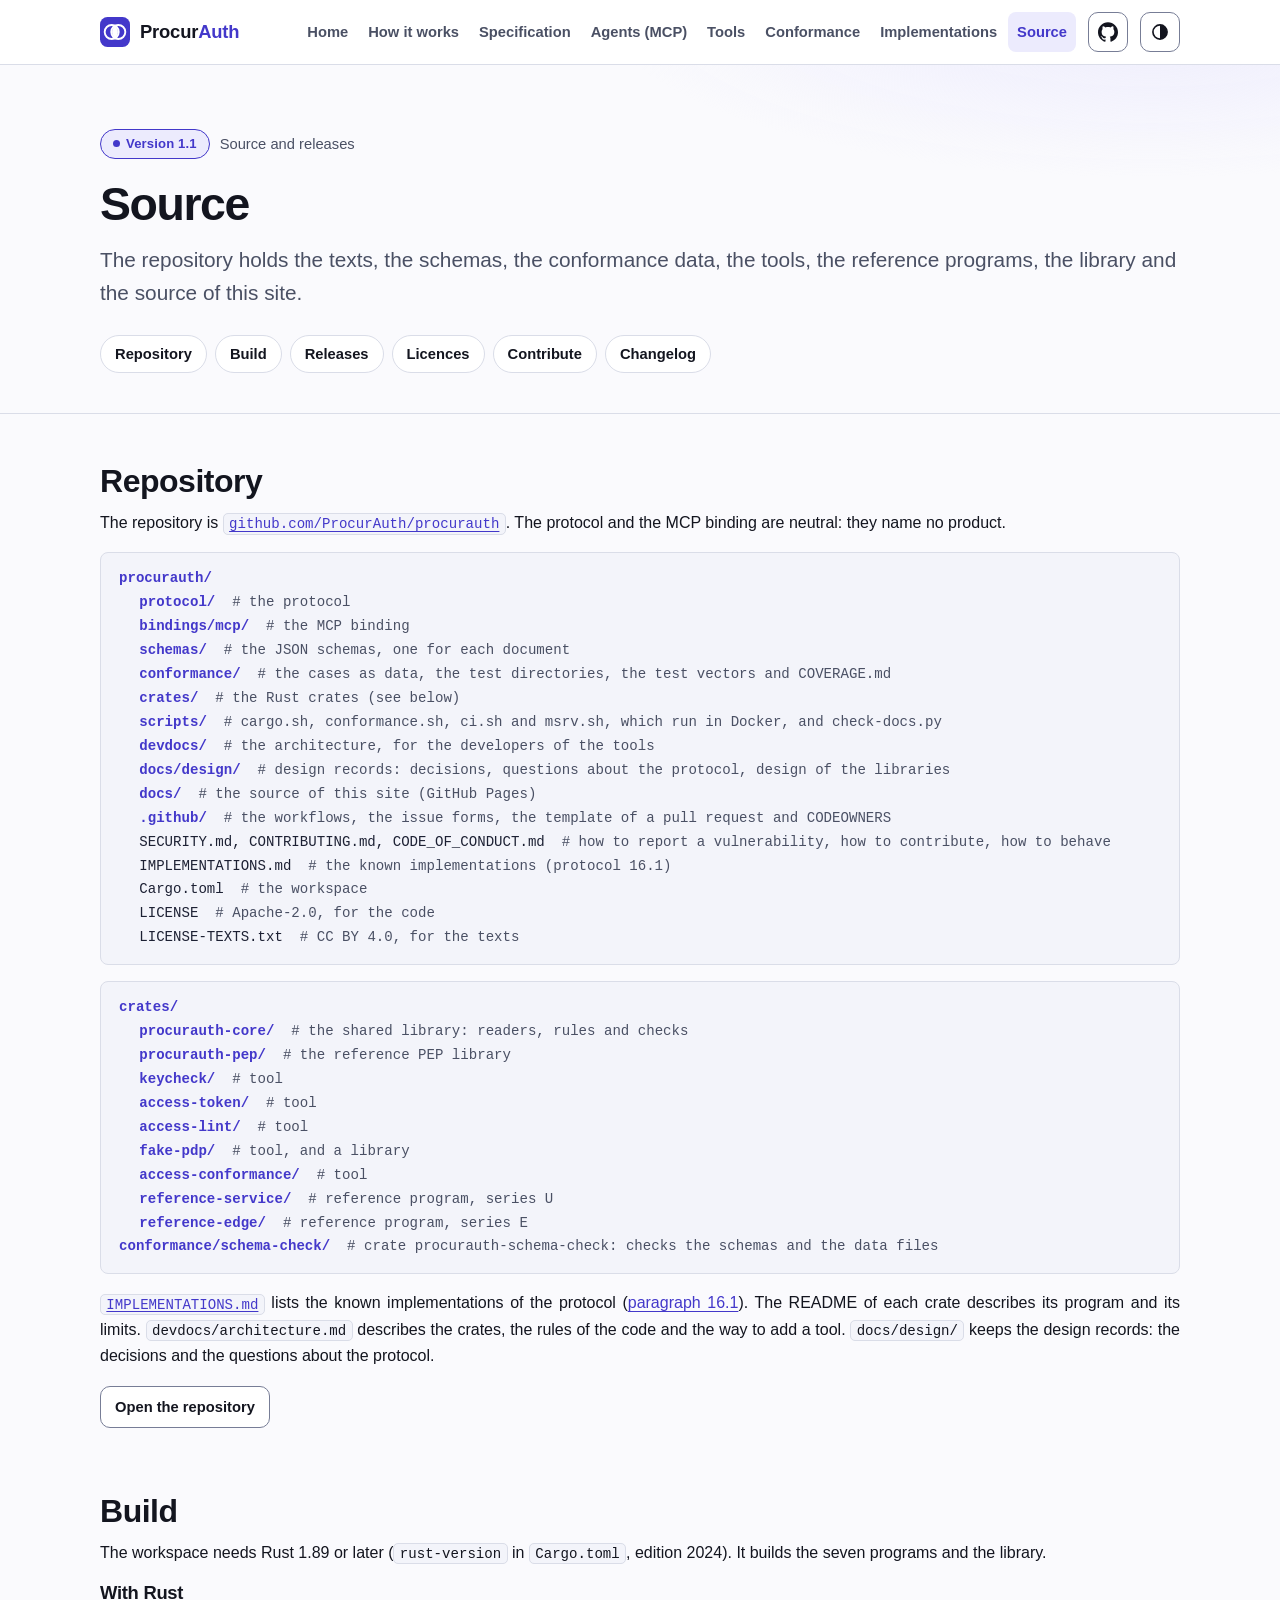
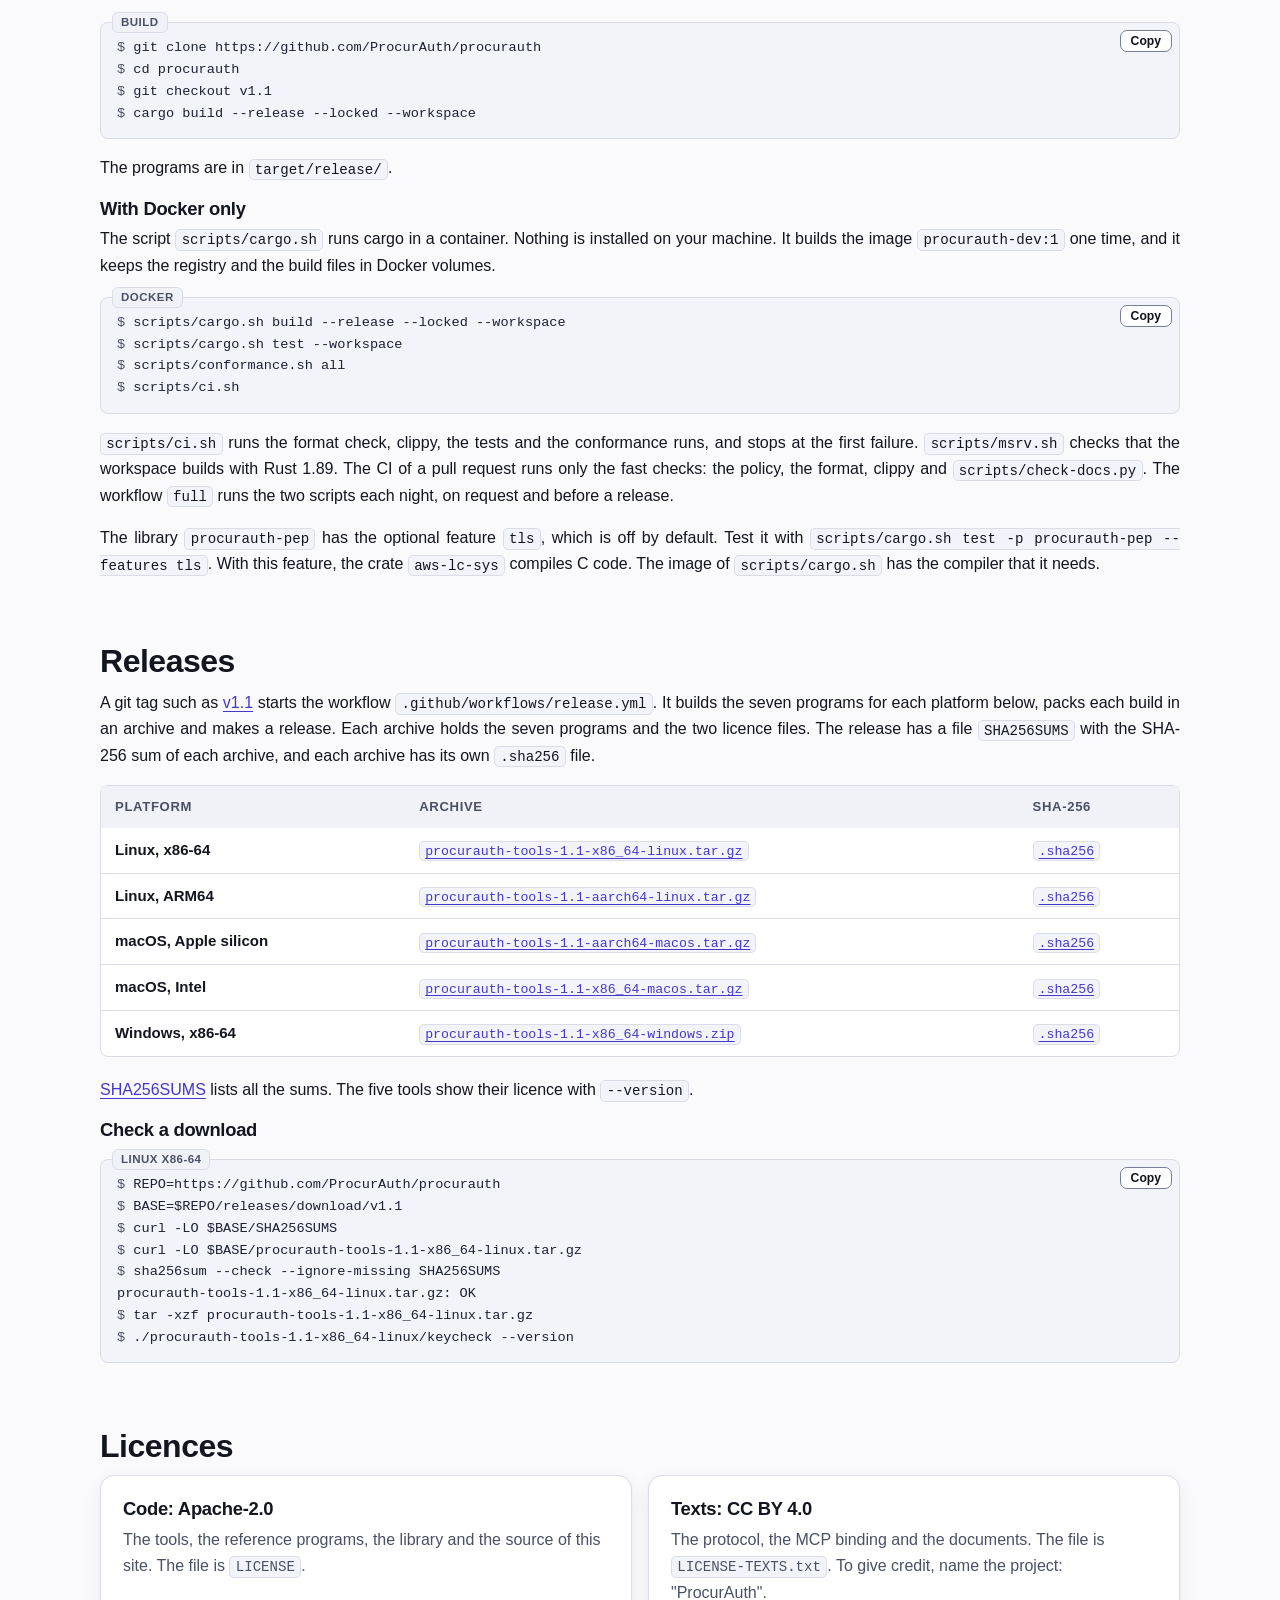
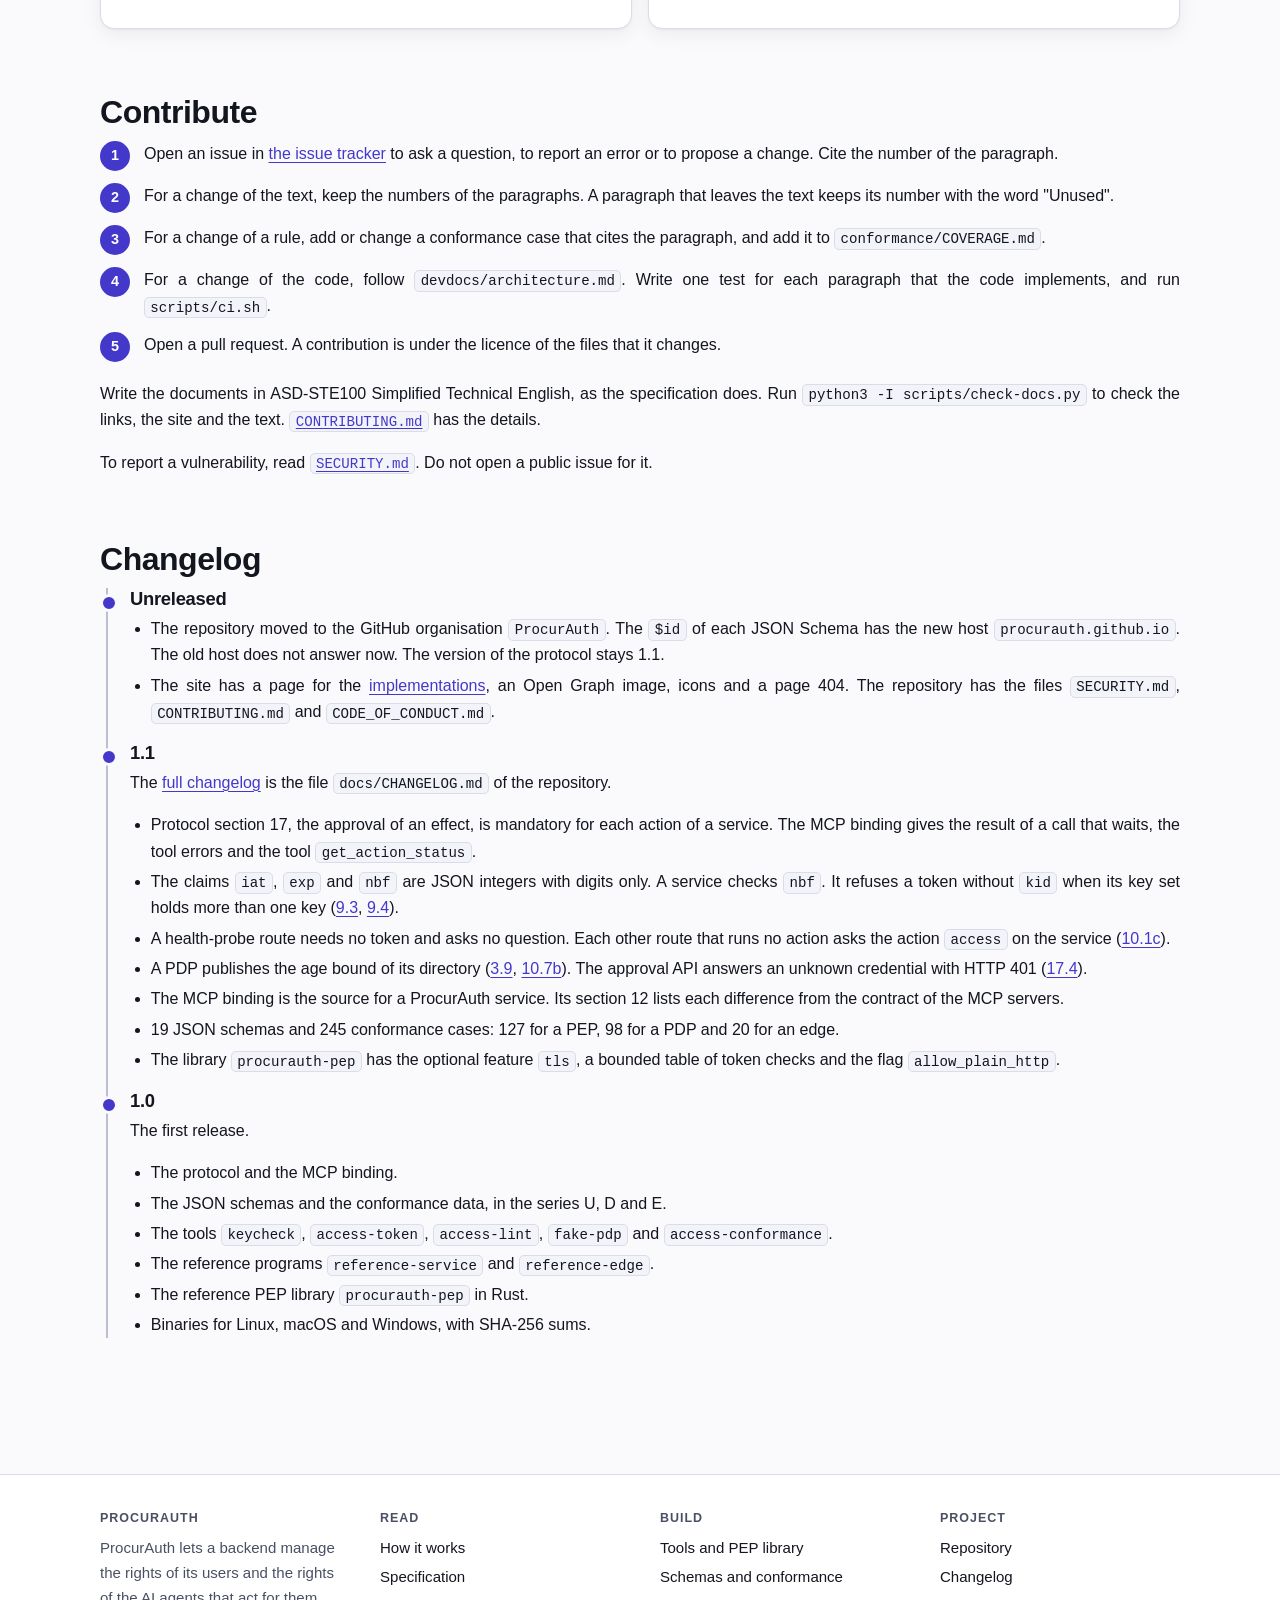
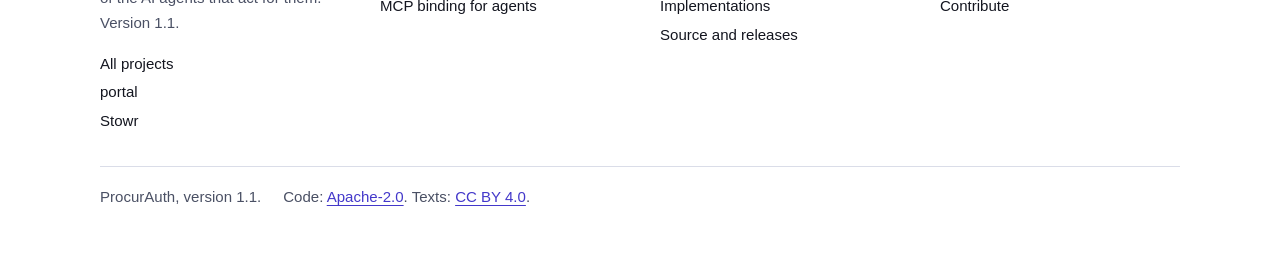
<file: docs/source.html>
<!doctype html>
<html lang="en">
<head>
<meta charset="utf-8">
<meta name="viewport" content="width=device-width, initial-scale=1">
<meta name="color-scheme" content="light dark">
<meta name="description" content="Source and releases of ProcurAuth: repository layout, build commands, binaries with SHA-256 sums, licences, how to contribute and the changelog.">
<meta property="og:type" content="website">
<meta property="og:site_name" content="ProcurAuth">
<meta property="og:image" content="https://procurauth.github.io/procurauth/assets/og.png">
<meta property="og:image:width" content="1200">
<meta property="og:image:height" content="630">
<meta property="og:image:alt" content="ProcurAuth: delegated access for AI agents. Protocol 1.1, MCP binding, 245 conformance cases.">
<meta name="twitter:image" content="https://procurauth.github.io/procurauth/assets/og.png">
<meta name="twitter:image:alt" content="ProcurAuth: delegated access for AI agents.">
<meta property="og:title" content="Source | ProcurAuth">
<meta property="og:description" content="Source and releases of ProcurAuth: repository layout, build commands, binaries with SHA-256 sums, licences, how to contribute and the changelog.">
<meta name="twitter:card" content="summary_large_image">
<meta name="twitter:title" content="Source | ProcurAuth">
<meta name="twitter:description" content="Source and releases of ProcurAuth: repository layout, build commands, binaries with SHA-256 sums, licences, how to contribute and the changelog.">
<link rel="canonical" href="https://procurauth.github.io/procurauth/source.html">
<meta property="og:url" content="https://procurauth.github.io/procurauth/source.html">
<title>Source | ProcurAuth</title>
<link rel="icon" href="assets/favicon.svg" type="image/svg+xml">
<link rel="icon" href="assets/favicon-32.png" sizes="32x32" type="image/png">
<link rel="icon" href="assets/favicon.ico" sizes="16x16 32x32 48x48">
<link rel="apple-touch-icon" href="assets/apple-touch-icon.png">
<link rel="manifest" href="site.webmanifest">
<meta name="theme-color" content="#fafafd" media="(prefers-color-scheme: light)">
<meta name="theme-color" content="#0c0e15" media="(prefers-color-scheme: dark)">
<link rel="stylesheet" href="assets/site.css">
<script src="assets/site.js"></script>
</head>
<body>
<a class="skip" href="#main">Skip to the content</a>
<header class="site-header">
  <div class="wrap bar">
    <a class="brand" href="index.html" aria-label="ProcurAuth, home page"><svg class="mark" viewBox="0 0 32 32" aria-hidden="true" focusable="false"><rect width="32" height="32" rx="8" fill="var(--accent)"/><circle cx="12.5" cy="16" r="7.5" fill="none" stroke="var(--accent-ink)" stroke-width="2"/><circle cx="19.5" cy="16" r="7.5" fill="none" stroke="var(--accent-ink)" stroke-width="2"/><path d="M16 9.9a7.5 7.5 0 0 1 0 12.2a7.5 7.5 0 0 1 0-12.2z" fill="var(--accent-ink)"/></svg><span>Procur<b>Auth</b></span></a>
    <button class="menu-btn" id="menu-btn" type="button" aria-expanded="false" aria-controls="site-nav">Menu</button>
    <nav id="site-nav" aria-label="Main"><ul><li><a href="index.html">Home</a></li><li><a href="how-it-works.html">How it works</a></li><li><a href="specification.html">Specification</a></li><li><a href="mcp-binding.html">Agents (MCP)</a></li><li><a href="tools.html">Tools</a></li><li><a href="conformance.html">Conformance</a></li><li><a href="implementations.html">Implementations</a></li><li><a href="source.html" aria-current="page">Source</a></li><li class="nav-gh"><a href="https://github.com/ProcurAuth/procurauth">GitHub</a></li></ul></nav>
    <a class="gh-link" href="https://github.com/ProcurAuth/procurauth" aria-label="ProcurAuth on GitHub" title="ProcurAuth on GitHub"><svg viewBox="0 0 24 24" aria-hidden="true" focusable="false"><path fill="currentColor" d="M12 .297c-6.63 0-12 5.373-12 12 0 5.303 3.438 9.8 8.205 11.385.6.113.82-.258.82-.577 0-.285-.01-1.04-.015-2.04-3.338.724-4.042-1.61-4.042-1.61C4.422 18.07 3.633 17.7 3.633 17.7c-1.087-.744.084-.729.084-.729 1.205.084 1.838 1.236 1.838 1.236 1.07 1.835 2.809 1.305 3.495.998.108-.776.417-1.305.76-1.605-2.665-.3-5.466-1.332-5.466-5.93 0-1.31.465-2.38 1.235-3.22-.135-.303-.54-1.523.105-3.176 0 0 1.005-.322 3.3 1.23.96-.267 1.98-.399 3-.405 1.02.006 2.04.138 3 .405 2.28-1.552 3.285-1.23 3.285-1.23.645 1.653.24 2.873.12 3.176.765.84 1.23 1.91 1.23 3.22 0 4.61-2.805 5.625-5.475 5.92.42.36.81 1.096.81 2.22 0 1.606-.015 2.896-.015 3.286 0 .315.21.69.825.57C20.565 22.092 24 17.592 24 12.297c0-6.627-5.373-12-12-12"/></svg><span>GitHub</span></a>
    <button class="icon-btn" id="theme-btn" type="button" aria-label="Switch colour theme" title="Switch colour theme"><svg viewBox="0 0 24 24" aria-hidden="true" focusable="false"><circle cx="12" cy="12" r="8.5" fill="none" stroke="currentColor" stroke-width="2"/><path d="M12 3.5a8.5 8.5 0 0 1 0 17z" fill="currentColor"/></svg></button>
  </div>
</header>
<main id="main">
<div class="page-head"><div class="wrap"><p class="eyebrow"><span class="badge">Version 1.1</span> Source and releases</p><h1>Source</h1><p class="lede">The repository holds the texts, the schemas, the conformance data, the tools, the reference programs, the library and the source of this site.</p><ul class="chips" aria-label="On this page"><li><a href="#repository">Repository</a></li><li><a href="#build">Build</a></li><li><a href="#releases">Releases</a></li><li><a href="#licences">Licences</a></li><li><a href="#contribute">Contribute</a></li><li><a href="#changelog">Changelog</a></li></ul></div></div>
<div class="page-body"><div class="wrap">

<section id="repository" aria-labelledby="repo-h">
  <h2 id="repo-h">Repository</h2>
  <p class="prose">The repository is <a href="https://github.com/ProcurAuth/procurauth"><code>github.com/ProcurAuth/procurauth</code></a>. The protocol and the MCP binding are neutral: they name no product.</p>
  <div class="tree" role="group" aria-label="Layout of the repository"><div class="tr" style="--d:0"><span class="d">procurauth/</span></div><div class="tr" style="--d:1"><span class="d">protocol/</span><span class="cm">the protocol</span></div><div class="tr" style="--d:1"><span class="d">bindings/mcp/</span><span class="cm">the MCP binding</span></div><div class="tr" style="--d:1"><span class="d">schemas/</span><span class="cm">the JSON schemas, one for each document</span></div><div class="tr" style="--d:1"><span class="d">conformance/</span><span class="cm">the cases as data, the test directories, the test vectors and COVERAGE.md</span></div><div class="tr" style="--d:1"><span class="d">crates/</span><span class="cm">the Rust crates (see below)</span></div><div class="tr" style="--d:1"><span class="d">scripts/</span><span class="cm">cargo.sh, conformance.sh, ci.sh and msrv.sh, which run in Docker, and check-docs.py</span></div><div class="tr" style="--d:1"><span class="d">devdocs/</span><span class="cm">the architecture, for the developers of the tools</span></div><div class="tr" style="--d:1"><span class="d">docs/design/</span><span class="cm">design records: decisions, questions about the protocol, design of the libraries</span></div><div class="tr" style="--d:1"><span class="d">docs/</span><span class="cm">the source of this site (GitHub Pages)</span></div><div class="tr" style="--d:1"><span class="d">.github/</span><span class="cm">the workflows, the issue forms, the template of a pull request and CODEOWNERS</span></div><div class="tr" style="--d:1"><span class="f">SECURITY.md, CONTRIBUTING.md, CODE_OF_CONDUCT.md</span><span class="cm">how to report a vulnerability, how to contribute, how to behave</span></div><div class="tr" style="--d:1"><span class="f">IMPLEMENTATIONS.md</span><span class="cm">the known implementations (protocol 16.1)</span></div><div class="tr" style="--d:1"><span class="f">Cargo.toml</span><span class="cm">the workspace</span></div><div class="tr" style="--d:1"><span class="f">LICENSE</span><span class="cm">Apache-2.0, for the code</span></div><div class="tr" style="--d:1"><span class="f">LICENSE-TEXTS.txt</span><span class="cm">CC BY 4.0, for the texts</span></div></div>
  <div class="tree" role="group" aria-label="The crates of the repository"><div class="tr" style="--d:0"><span class="d">crates/</span></div><div class="tr" style="--d:1"><span class="d">procurauth-core/</span><span class="cm">the shared library: readers, rules and checks</span></div><div class="tr" style="--d:1"><span class="d">procurauth-pep/</span><span class="cm">the reference PEP library</span></div><div class="tr" style="--d:1"><span class="d">keycheck/</span><span class="cm">tool</span></div><div class="tr" style="--d:1"><span class="d">access-token/</span><span class="cm">tool</span></div><div class="tr" style="--d:1"><span class="d">access-lint/</span><span class="cm">tool</span></div><div class="tr" style="--d:1"><span class="d">fake-pdp/</span><span class="cm">tool, and a library</span></div><div class="tr" style="--d:1"><span class="d">access-conformance/</span><span class="cm">tool</span></div><div class="tr" style="--d:1"><span class="d">reference-service/</span><span class="cm">reference program, series U</span></div><div class="tr" style="--d:1"><span class="d">reference-edge/</span><span class="cm">reference program, series E</span></div><div class="tr" style="--d:0"><span class="d">conformance/schema-check/</span><span class="cm">crate procurauth-schema-check: checks the schemas and the data files</span></div></div>
  <p class="prose"><a href="https://github.com/ProcurAuth/procurauth/blob/main/IMPLEMENTATIONS.md"><code>IMPLEMENTATIONS.md</code></a> lists the known implementations of the protocol (<a href="specification.html#p-16-1">paragraph 16.1</a>). The README of each crate describes its program and its limits. <code>devdocs/architecture.md</code> describes the crates, the rules of the code and the way to add a tool. <code>docs/design/</code> keeps the design records: the decisions and the questions about the protocol.</p>
  <p><a class="btn small" href="https://github.com/ProcurAuth/procurauth">Open the repository</a></p>
</section>

<section id="build" aria-labelledby="build-h">
  <h2 id="build-h">Build</h2>
  <p class="prose">The workspace needs Rust 1.89 or later (<code>rust-version</code> in <code>Cargo.toml</code>, edition 2024). It builds the seven programs and the library.</p>
  <h3>With Rust</h3>
  <div class="code-wrap"><span class="label">Build</span><pre data-copy tabindex="0" aria-label="Code example: Build"><code><span class="ln" style="--i:0"><span class="c">$ </span>git clone https://github.com/ProcurAuth/procurauth</span><span class="ln" style="--i:0"><span class="c">$ </span>cd procurauth</span><span class="ln" style="--i:0"><span class="c">$ </span>git checkout v1.1</span><span class="ln" style="--i:0"><span class="c">$ </span>cargo build --release --locked --workspace</span></code></pre></div>
  <p class="prose">The programs are in <code>target/release/</code>.</p>
  <h3>With Docker only</h3>
  <p class="prose">The script <code>scripts/cargo.sh</code> runs cargo in a container. Nothing is installed on your machine. It builds the image <code>procurauth-dev:1</code> one time, and it keeps the registry and the build files in Docker volumes.</p>
  <div class="code-wrap"><span class="label">Docker</span><pre data-copy tabindex="0" aria-label="Code example: Docker"><code><span class="ln" style="--i:0"><span class="c">$ </span>scripts/cargo.sh build --release --locked --workspace</span><span class="ln" style="--i:0"><span class="c">$ </span>scripts/cargo.sh test --workspace</span><span class="ln" style="--i:0"><span class="c">$ </span>scripts/conformance.sh all</span><span class="ln" style="--i:0"><span class="c">$ </span>scripts/ci.sh</span></code></pre></div>
  <p class="prose"><code>scripts/ci.sh</code> runs the format check, clippy, the tests and the conformance runs, and stops at the first failure. <code>scripts/msrv.sh</code> checks that the workspace builds with Rust 1.89. The CI of a pull request runs only the fast checks: the policy, the format, clippy and <code>scripts/check-docs.py</code>. The workflow <code>full</code> runs the two scripts each night, on request and before a release.</p>
  <p class="prose">The library <code>procurauth-pep</code> has the optional feature <code>tls</code>, which is off by default. Test it with <code>scripts/cargo.sh test -p procurauth-pep --features tls</code>. With this feature, the crate <code>aws-lc-sys</code> compiles C code. The image of <code>scripts/cargo.sh</code> has the compiler that it needs.</p>
</section>

<section id="releases" aria-labelledby="rel-h">
  <h2 id="rel-h">Releases</h2>
  <p class="prose">A git tag such as <a href="https://github.com/ProcurAuth/procurauth/releases/tag/v1.1">v1.1</a> starts the workflow <code>.github/workflows/release.yml</code>. It builds the seven programs for each platform below, packs each build in an archive and makes a release. Each archive holds the seven programs and the two licence files. The release has a file <code>SHA256SUMS</code> with the SHA-256 sum of each archive, and each archive has its own <code>.sha256</code> file.</p>
  <div class="tablewrap"><table>
  <thead><tr><th scope="col">Platform</th><th scope="col">Archive</th><th scope="col">SHA-256</th></tr></thead>
  <tbody><tr><th scope="row">Linux, x86-64</th><td data-label="Archive"><a href="https://github.com/ProcurAuth/procurauth/releases/download/v1.1/procurauth-tools-1.1-x86_64-linux.tar.gz"><code>procurauth-tools-1.1-x86_64-linux.tar.gz</code></a></td><td data-label="SHA-256"><a href="https://github.com/ProcurAuth/procurauth/releases/download/v1.1/procurauth-tools-1.1-x86_64-linux.tar.gz.sha256"><code>.sha256</code></a></td></tr><tr><th scope="row">Linux, ARM64</th><td data-label="Archive"><a href="https://github.com/ProcurAuth/procurauth/releases/download/v1.1/procurauth-tools-1.1-aarch64-linux.tar.gz"><code>procurauth-tools-1.1-aarch64-linux.tar.gz</code></a></td><td data-label="SHA-256"><a href="https://github.com/ProcurAuth/procurauth/releases/download/v1.1/procurauth-tools-1.1-aarch64-linux.tar.gz.sha256"><code>.sha256</code></a></td></tr><tr><th scope="row">macOS, Apple silicon</th><td data-label="Archive"><a href="https://github.com/ProcurAuth/procurauth/releases/download/v1.1/procurauth-tools-1.1-aarch64-macos.tar.gz"><code>procurauth-tools-1.1-aarch64-macos.tar.gz</code></a></td><td data-label="SHA-256"><a href="https://github.com/ProcurAuth/procurauth/releases/download/v1.1/procurauth-tools-1.1-aarch64-macos.tar.gz.sha256"><code>.sha256</code></a></td></tr><tr><th scope="row">macOS, Intel</th><td data-label="Archive"><a href="https://github.com/ProcurAuth/procurauth/releases/download/v1.1/procurauth-tools-1.1-x86_64-macos.tar.gz"><code>procurauth-tools-1.1-x86_64-macos.tar.gz</code></a></td><td data-label="SHA-256"><a href="https://github.com/ProcurAuth/procurauth/releases/download/v1.1/procurauth-tools-1.1-x86_64-macos.tar.gz.sha256"><code>.sha256</code></a></td></tr><tr><th scope="row">Windows, x86-64</th><td data-label="Archive"><a href="https://github.com/ProcurAuth/procurauth/releases/download/v1.1/procurauth-tools-1.1-x86_64-windows.zip"><code>procurauth-tools-1.1-x86_64-windows.zip</code></a></td><td data-label="SHA-256"><a href="https://github.com/ProcurAuth/procurauth/releases/download/v1.1/procurauth-tools-1.1-x86_64-windows.zip.sha256"><code>.sha256</code></a></td></tr></tbody></table></div>
  <p class="prose"><a href="https://github.com/ProcurAuth/procurauth/releases/download/v1.1/SHA256SUMS">SHA256SUMS</a> lists all the sums. The five tools show their licence with <code>--version</code>.</p>
  <h3>Check a download</h3>
  <div class="code-wrap"><span class="label">Linux x86-64</span><pre data-copy tabindex="0" aria-label="Code example: Linux x86-64"><code><span class="ln" style="--i:0"><span class="c">$ </span>REPO=https://github.com/ProcurAuth/procurauth</span><span class="ln" style="--i:0"><span class="c">$ </span>BASE=$REPO/releases/download/v1.1</span><span class="ln" style="--i:0"><span class="c">$ </span>curl -LO $BASE/SHA256SUMS</span><span class="ln" style="--i:0"><span class="c">$ </span>curl -LO $BASE/procurauth-tools-1.1-x86_64-linux.tar.gz</span><span class="ln" style="--i:0"><span class="c">$ </span>sha256sum --check --ignore-missing SHA256SUMS</span><span class="ln" style="--i:0">procurauth-tools-1.1-x86_64-linux.tar.gz: OK</span><span class="ln" style="--i:0"><span class="c">$ </span>tar -xzf procurauth-tools-1.1-x86_64-linux.tar.gz</span><span class="ln" style="--i:0"><span class="c">$ </span>./procurauth-tools-1.1-x86_64-linux/keycheck --version</span></code></pre></div>
</section>

<section id="licences" aria-labelledby="lic-h">
  <h2 id="lic-h">Licences</h2>
  <div class="grid c2">
    <div class="card"><h3>Code: Apache-2.0</h3><p>The tools, the reference programs, the library and the source of this site. The file is <code>LICENSE</code>.</p></div>
    <div class="card"><h3>Texts: CC BY 4.0</h3><p>The protocol, the MCP binding and the documents. The file is <code>LICENSE-TEXTS.txt</code>. To give credit, name the project: &quot;ProcurAuth&quot;.</p></div>
  </div>
</section>

<section id="contribute" aria-labelledby="con-h">
  <h2 id="con-h">Contribute</h2>
  <ol class="steps">
    <li>Open an issue in <a href="https://github.com/ProcurAuth/procurauth/issues">the issue tracker</a> to ask a question, to report an error or to propose a change. Cite the number of the paragraph.</li>
    <li>For a change of the text, keep the numbers of the paragraphs. A paragraph that leaves the text keeps its number with the word &quot;Unused&quot;.</li>
    <li>For a change of a rule, add or change a conformance case that cites the paragraph, and add it to <code>conformance/COVERAGE.md</code>.</li>
    <li>For a change of the code, follow <code>devdocs/architecture.md</code>. Write one test for each paragraph that the code implements, and run <code>scripts/ci.sh</code>.</li>
    <li>Open a pull request. A contribution is under the licence of the files that it changes.</li>
  </ol>
  <p class="prose">Write the documents in ASD-STE100 Simplified Technical English, as the specification does. Run <code>python3 -I scripts/check-docs.py</code> to check the links, the site and the text. <a href="https://github.com/ProcurAuth/procurauth/blob/main/CONTRIBUTING.md"><code>CONTRIBUTING.md</code></a> has the details.</p>
  <p class="prose">To report a vulnerability, read <a href="https://github.com/ProcurAuth/procurauth/blob/main/SECURITY.md"><code>SECURITY.md</code></a>. Do not open a public issue for it.</p>
</section>

<section id="changelog" aria-labelledby="chg-h">
  <h2 id="chg-h">Changelog</h2>
  <div class="changelog">
    <h3>Unreleased</h3>
    <ul class="prose">
      <li>The repository moved to the GitHub organisation <code>ProcurAuth</code>. The <code>$id</code> of each JSON Schema has the new host <code>procurauth.github.io</code>. The old host does not answer now. The version of the protocol stays 1.1.</li>
      <li>The site has a page for the <a href="implementations.html">implementations</a>, an Open Graph image, icons and a page 404. The repository has the files <code>SECURITY.md</code>, <code>CONTRIBUTING.md</code> and <code>CODE_OF_CONDUCT.md</code>.</li>
    </ul>
    <h3>1.1</h3>
    <p class="prose">The <a href="CHANGELOG.md">full changelog</a> is the file <code>docs/CHANGELOG.md</code> of the repository.</p>
    <ul class="prose">
      <li>Protocol section 17, the approval of an effect, is mandatory for each action of a service. The MCP binding gives the result of a call that waits, the tool errors and the tool <code>get_action_status</code>.</li>
      <li>The claims <code>iat</code>, <code>exp</code> and <code>nbf</code> are JSON integers with digits only. A service checks <code>nbf</code>. It refuses a token without <code>kid</code> when its key set holds more than one key (<a href="specification.html#p-9-3">9.3</a>, <a href="specification.html#p-9-4">9.4</a>).</li>
      <li>A health-probe route needs no token and asks no question. Each other route that runs no action asks the action <code>access</code> on the service (<a href="specification.html#p-10-1c">10.1c</a>).</li>
      <li>A PDP publishes the age bound of its directory (<a href="specification.html#p-3-9">3.9</a>, <a href="specification.html#p-10-7b">10.7b</a>). The approval API answers an unknown credential with HTTP 401 (<a href="specification.html#p-17-4">17.4</a>).</li>
      <li>The MCP binding is the source for a ProcurAuth service. Its section 12 lists each difference from the contract of the MCP servers.</li>
      <li>19 JSON schemas and 245 conformance cases: 127 for a PEP, 98 for a PDP and 20 for an edge.</li>
      <li>The library <code>procurauth-pep</code> has the optional feature <code>tls</code>, a bounded table of token checks and the flag <code>allow_plain_http</code>.</li>
    </ul>
    <h3>1.0</h3>
    <p class="prose">The first release.</p>
    <ul class="prose">
      <li>The protocol and the MCP binding.</li>
      <li>The JSON schemas and the conformance data, in the series U, D and E.</li>
      <li>The tools <code>keycheck</code>, <code>access-token</code>, <code>access-lint</code>, <code>fake-pdp</code> and <code>access-conformance</code>.</li>
      <li>The reference programs <code>reference-service</code> and <code>reference-edge</code>.</li>
      <li>The reference PEP library <code>procurauth-pep</code> in Rust.</li>
      <li>Binaries for Linux, macOS and Windows, with SHA-256 sums.</li>
    </ul>
  </div>
</section>

</div></div>
</main>
<footer class="site-footer">
  <div class="wrap">
    <div class="foot-grid">
      <div>
        <h2>ProcurAuth</h2>
        <p>ProcurAuth lets a backend manage the rights of its users and the rights of the AI agents that act for them. Version 1.1.</p>
        <ul>
          <li><a href="https://procurauth.github.io/">All projects</a></li>
          <li><a href="https://procurauth.github.io/portal/">portal</a></li>
          <li><a href="https://procurauth.github.io/stowr/">Stowr</a></li>
        </ul>
      </div>
      <div>
        <h2>Read</h2>
        <ul>
          <li><a href="how-it-works.html">How it works</a></li>
          <li><a href="specification.html">Specification</a></li>
          <li><a href="mcp-binding.html">MCP binding for agents</a></li>
        </ul>
      </div>
      <div>
        <h2>Build</h2>
        <ul>
          <li><a href="tools.html">Tools and PEP library</a></li>
          <li><a href="conformance.html">Schemas and conformance</a></li>
          <li><a href="implementations.html">Implementations</a></li>
          <li><a href="source.html">Source and releases</a></li>
        </ul>
      </div>
      <div>
        <h2>Project</h2>
        <ul>
          <li><a href="https://github.com/ProcurAuth/procurauth">Repository</a></li>
          <li><a href="source.html#changelog">Changelog</a></li>
          <li><a href="source.html#contribute">Contribute</a></li>
        </ul>
      </div>
    </div>
    <div class="foot-legal">
      <p>ProcurAuth, version 1.1.</p>
      <p>Code: <a href="source.html#licences">Apache-2.0</a>. Texts: <a href="source.html#licences">CC BY 4.0</a>.</p>
    </div>
  </div>
</footer>
</body>
</html>
</file>
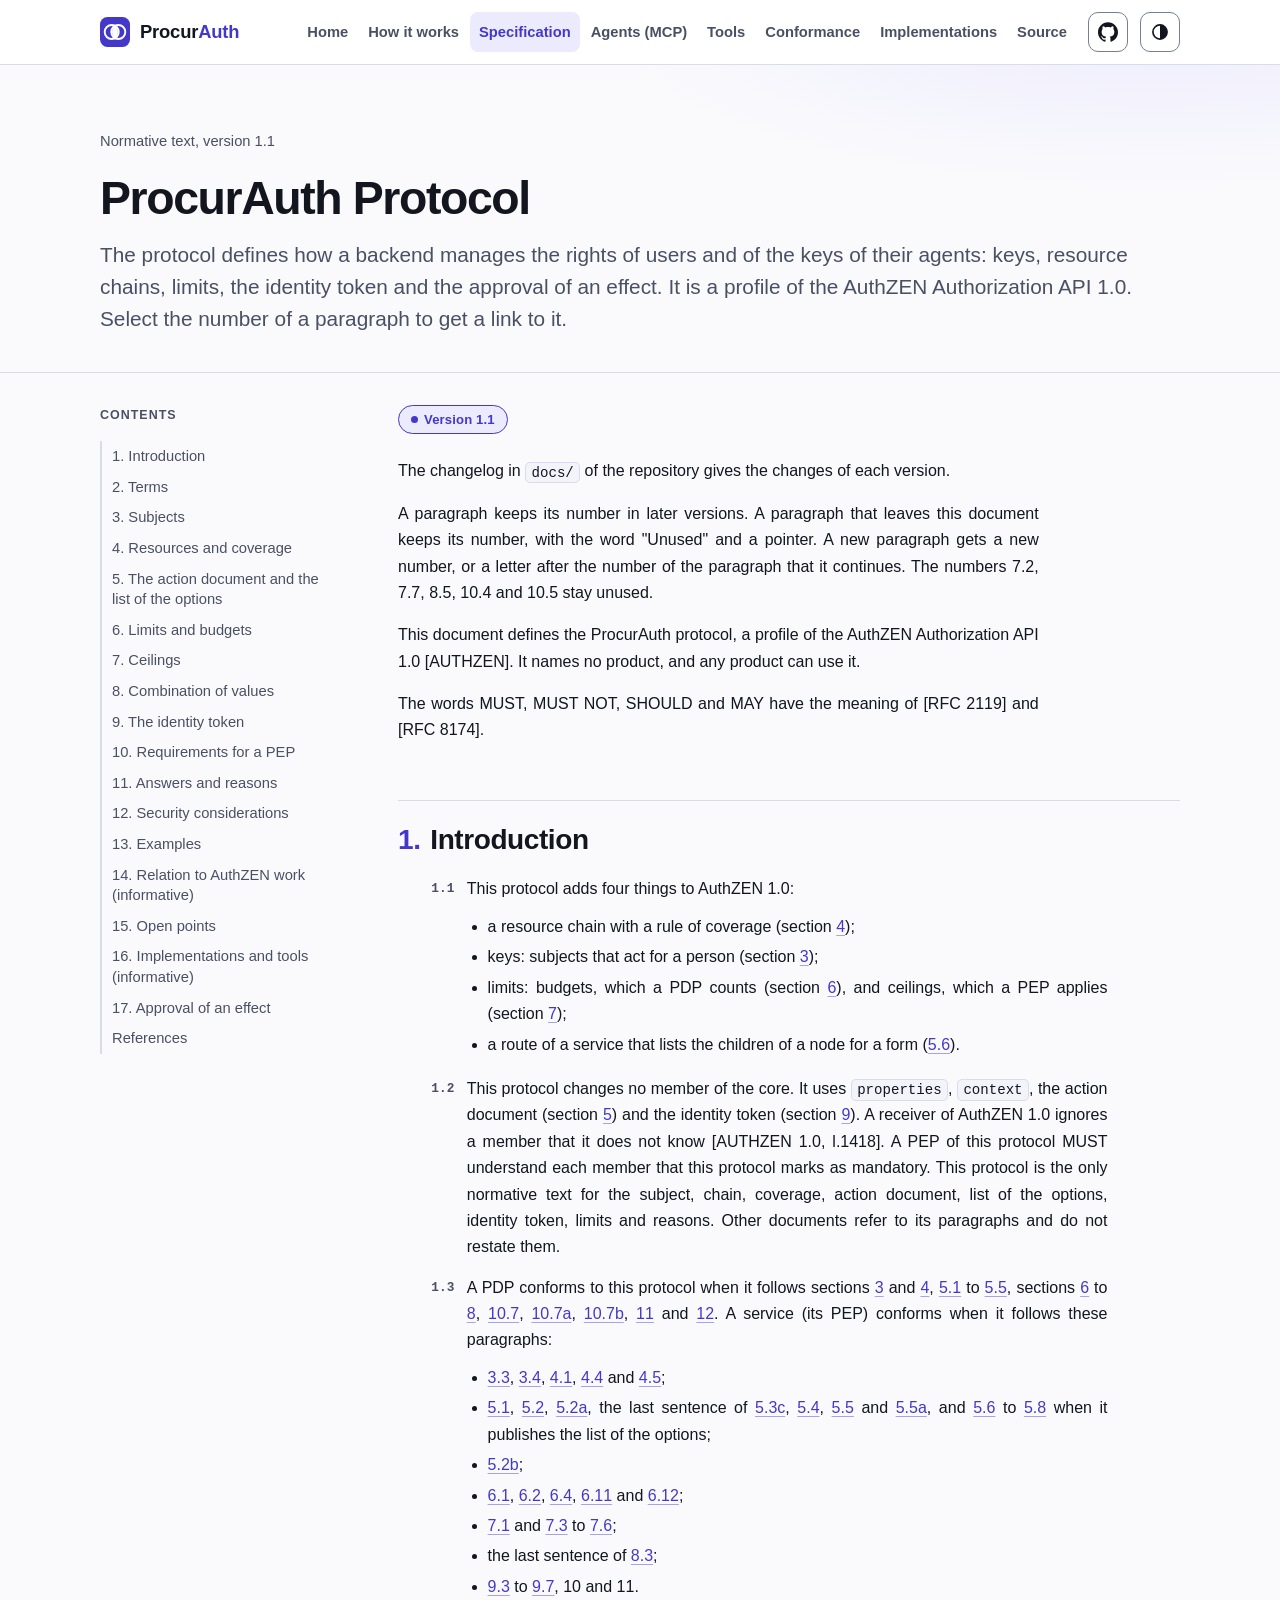
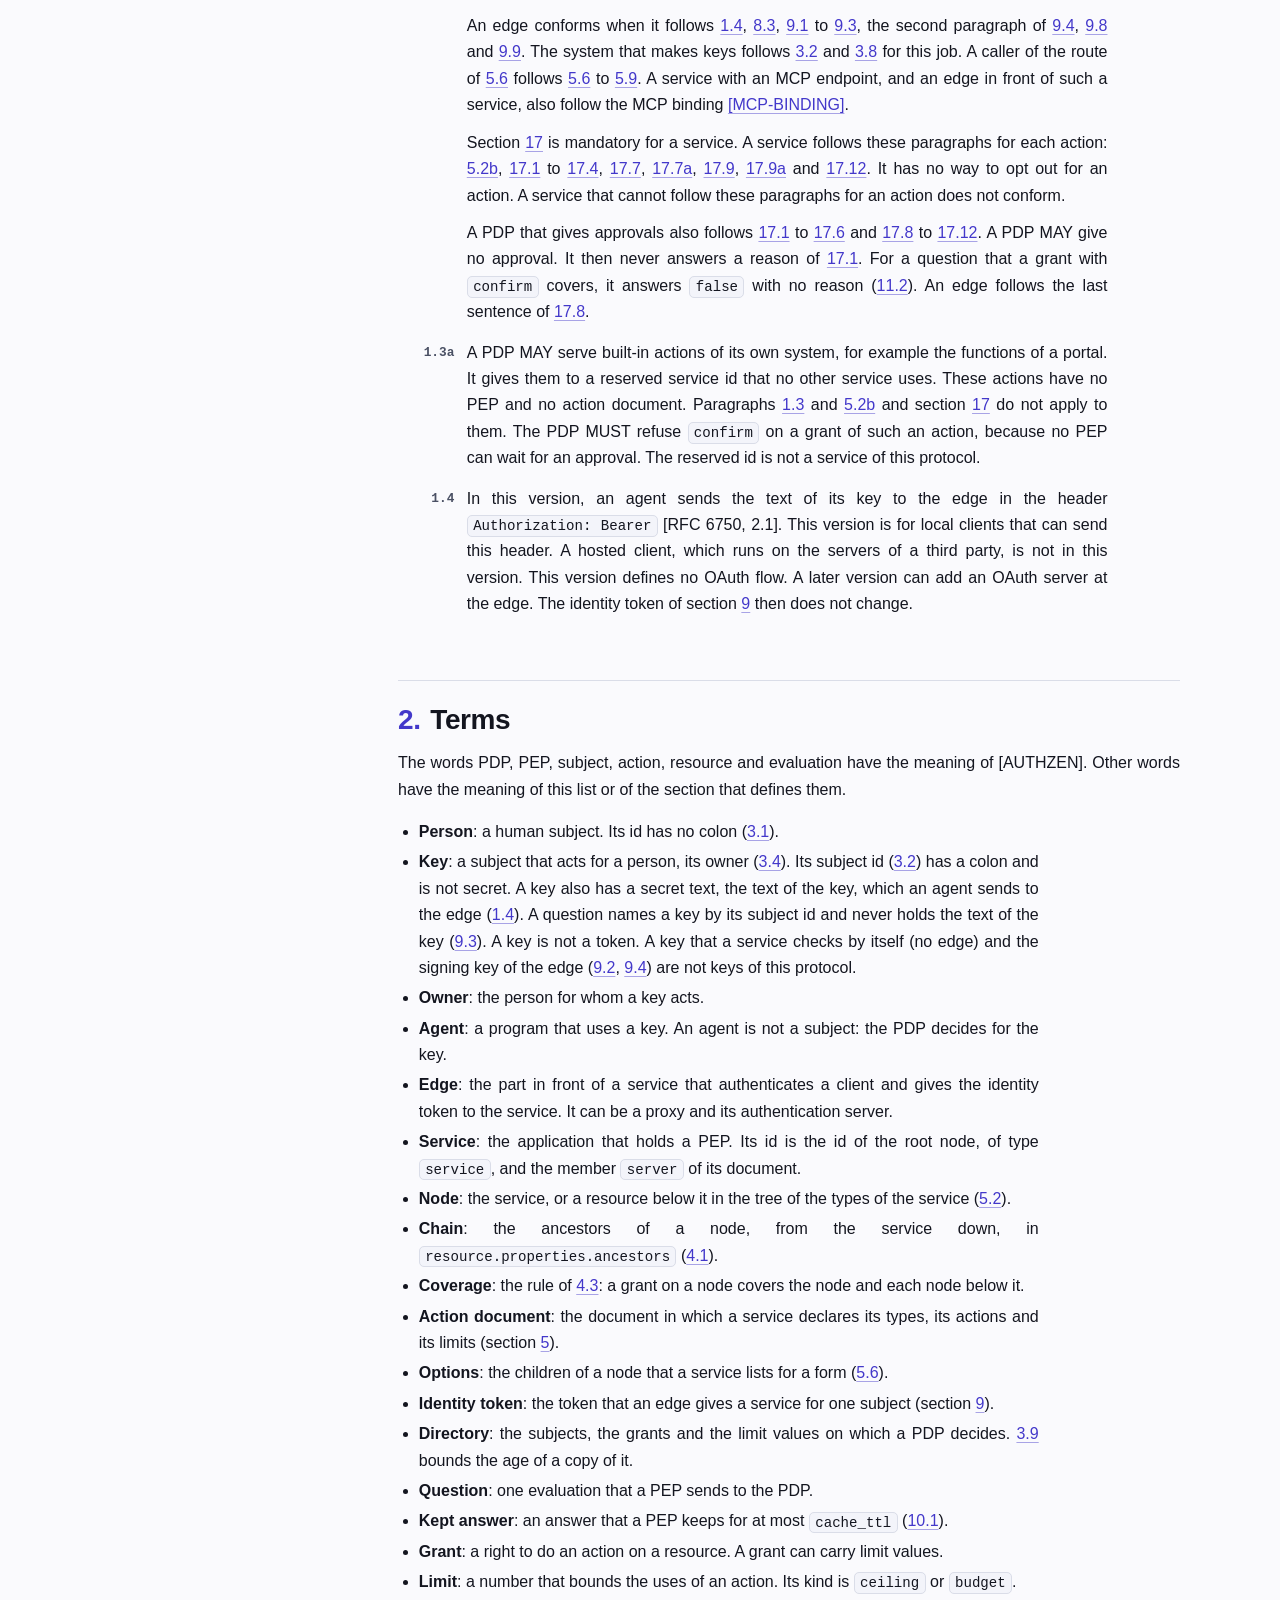
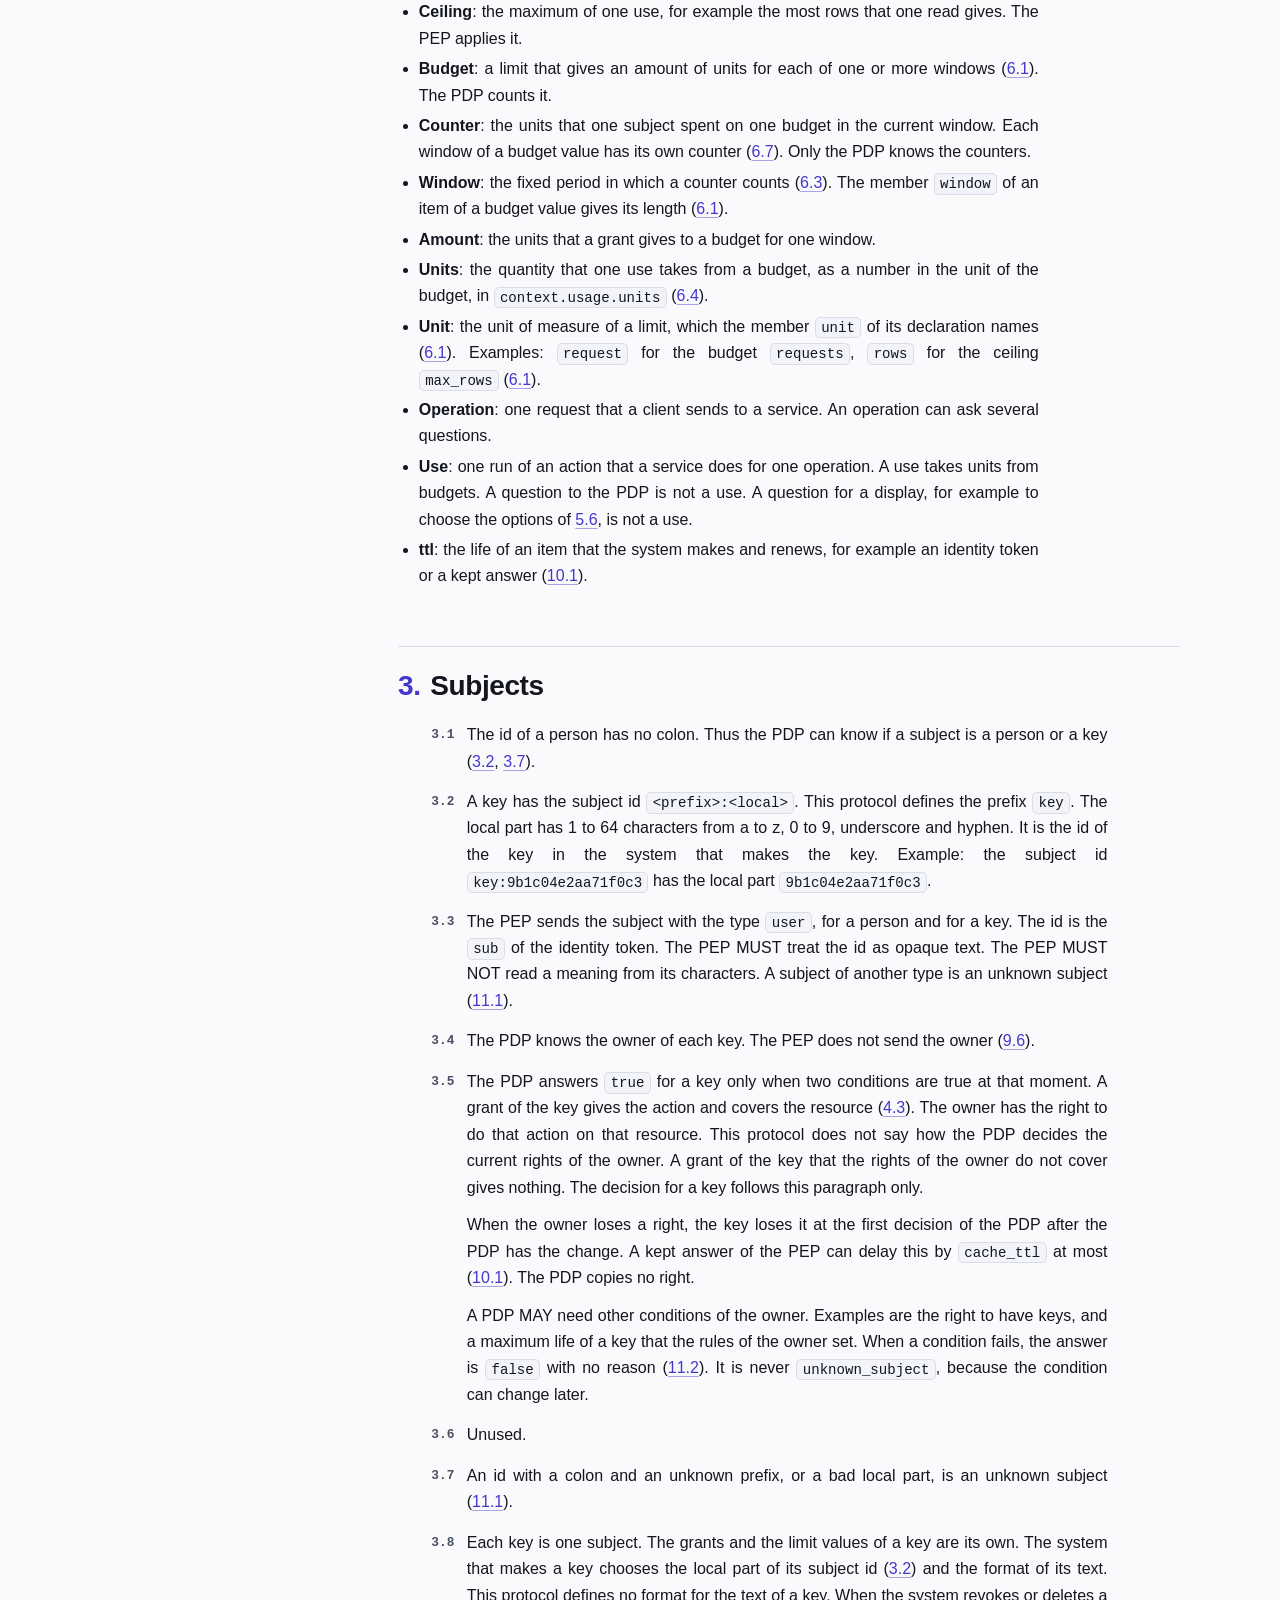
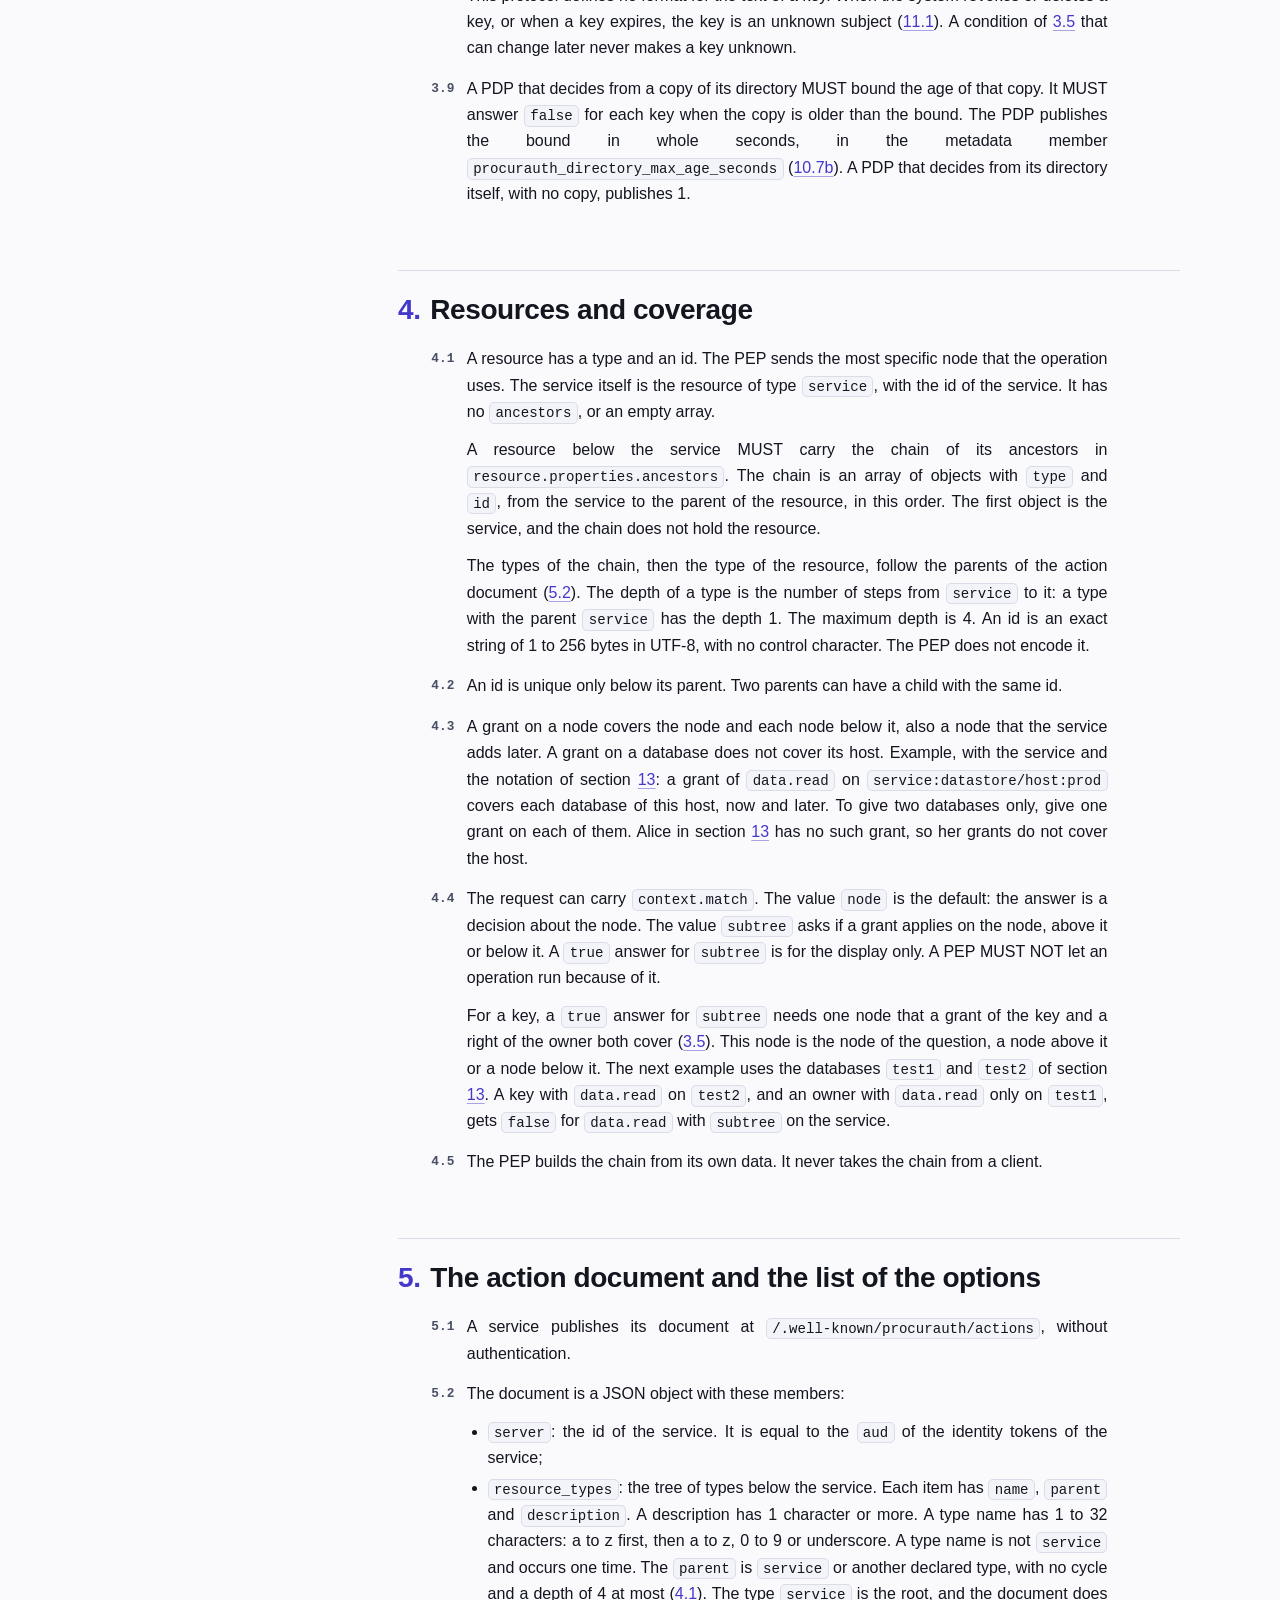
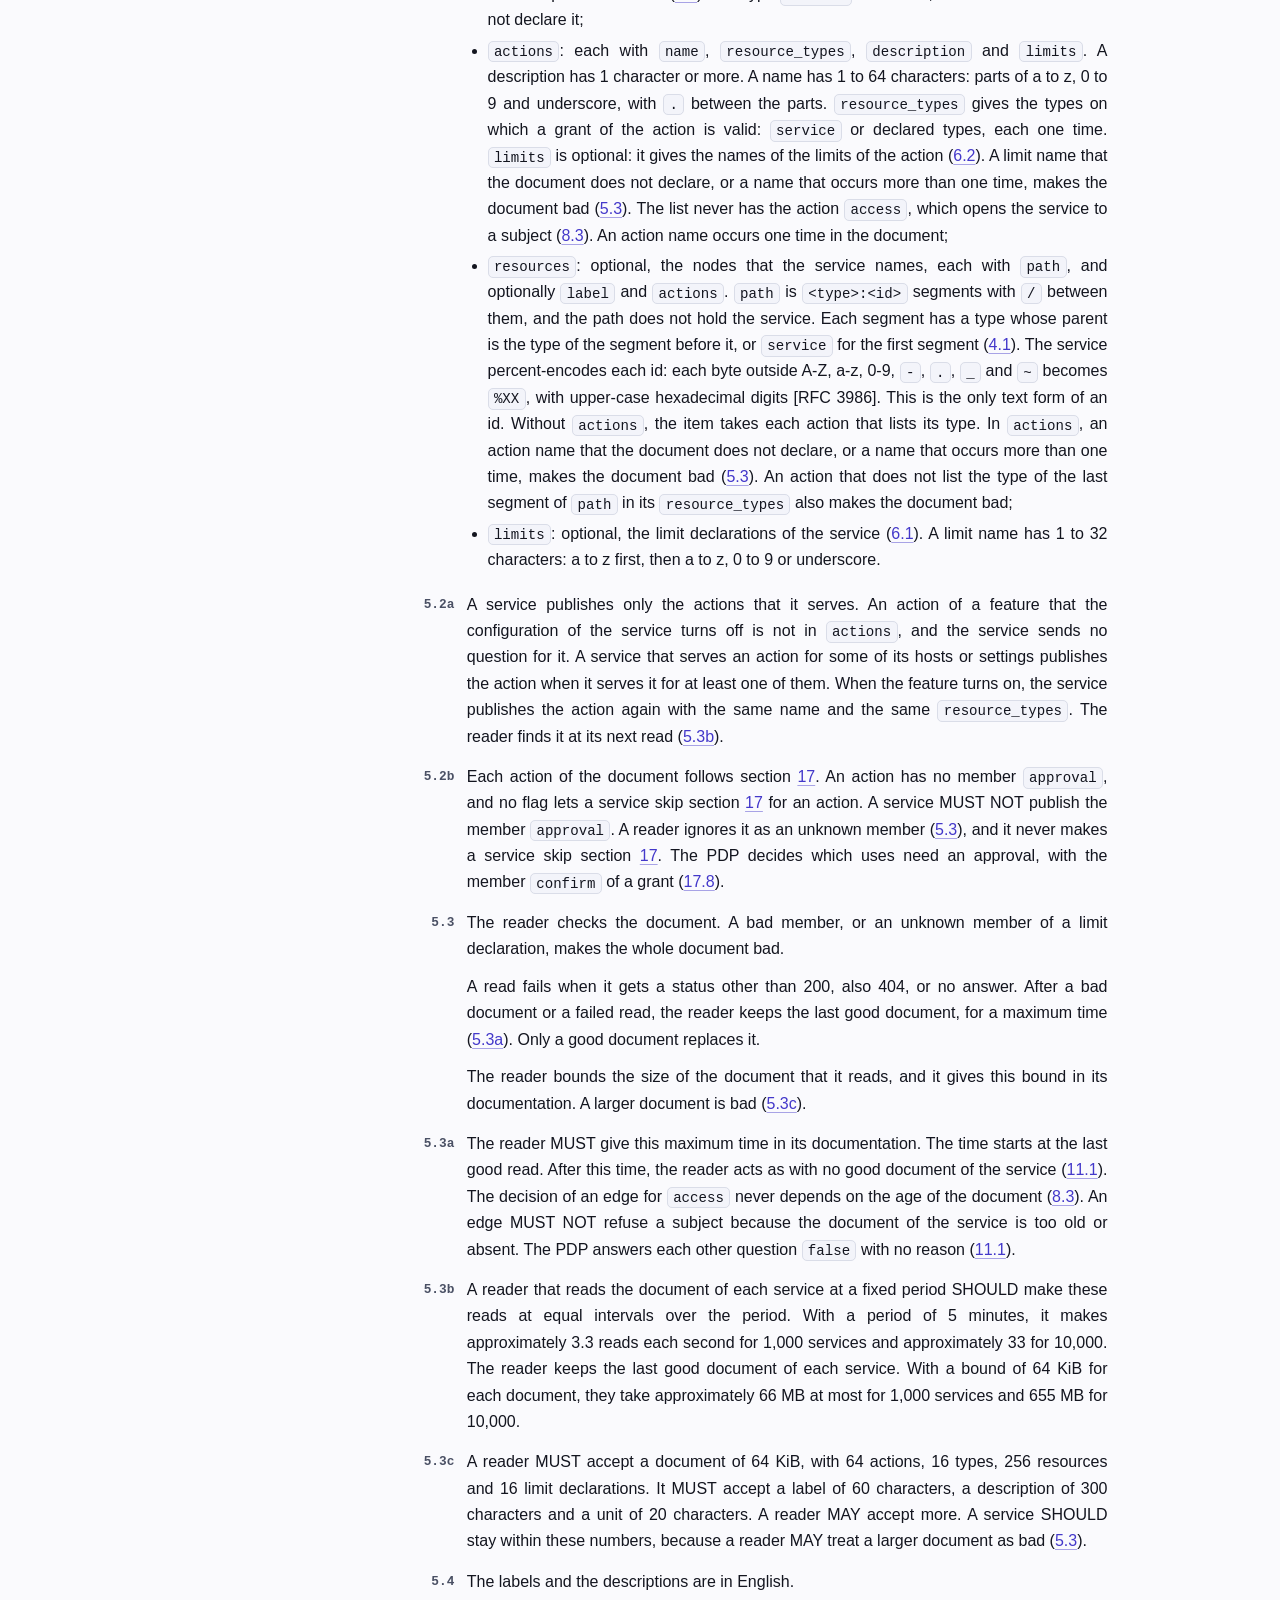
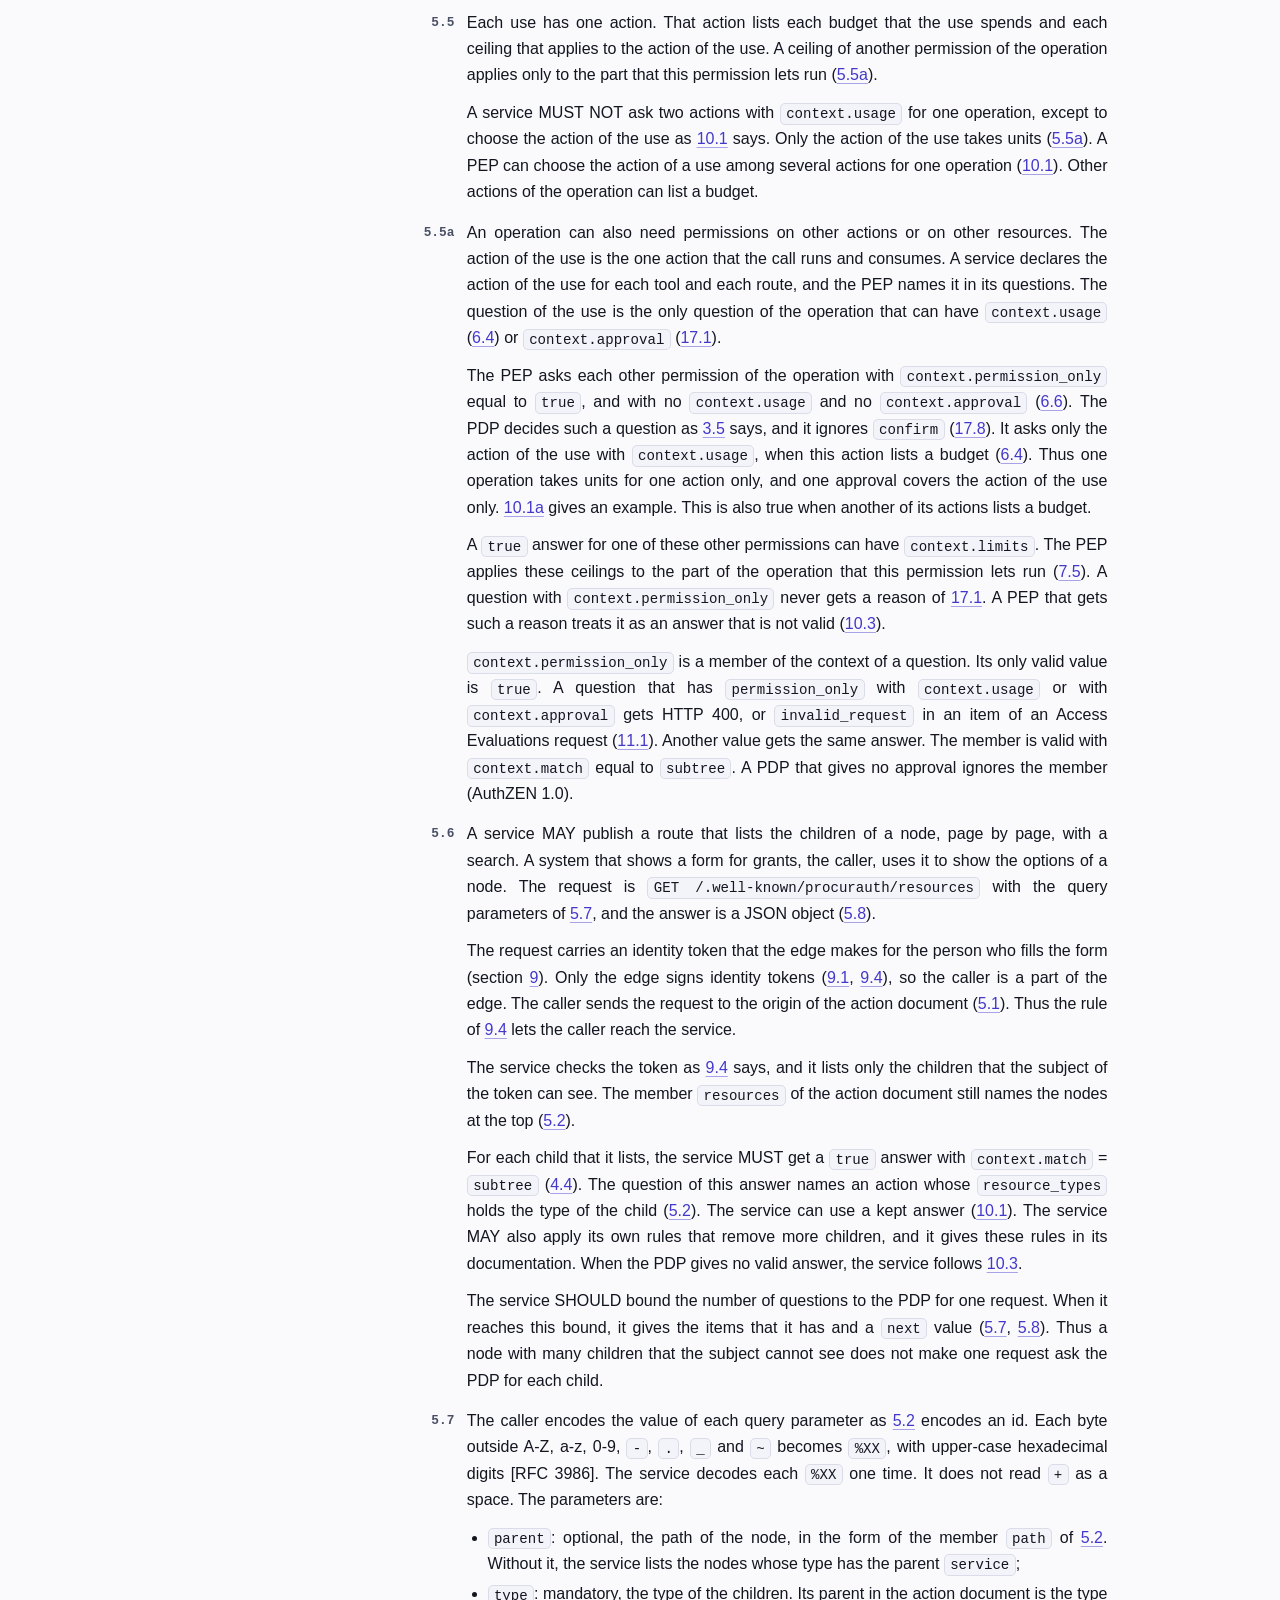
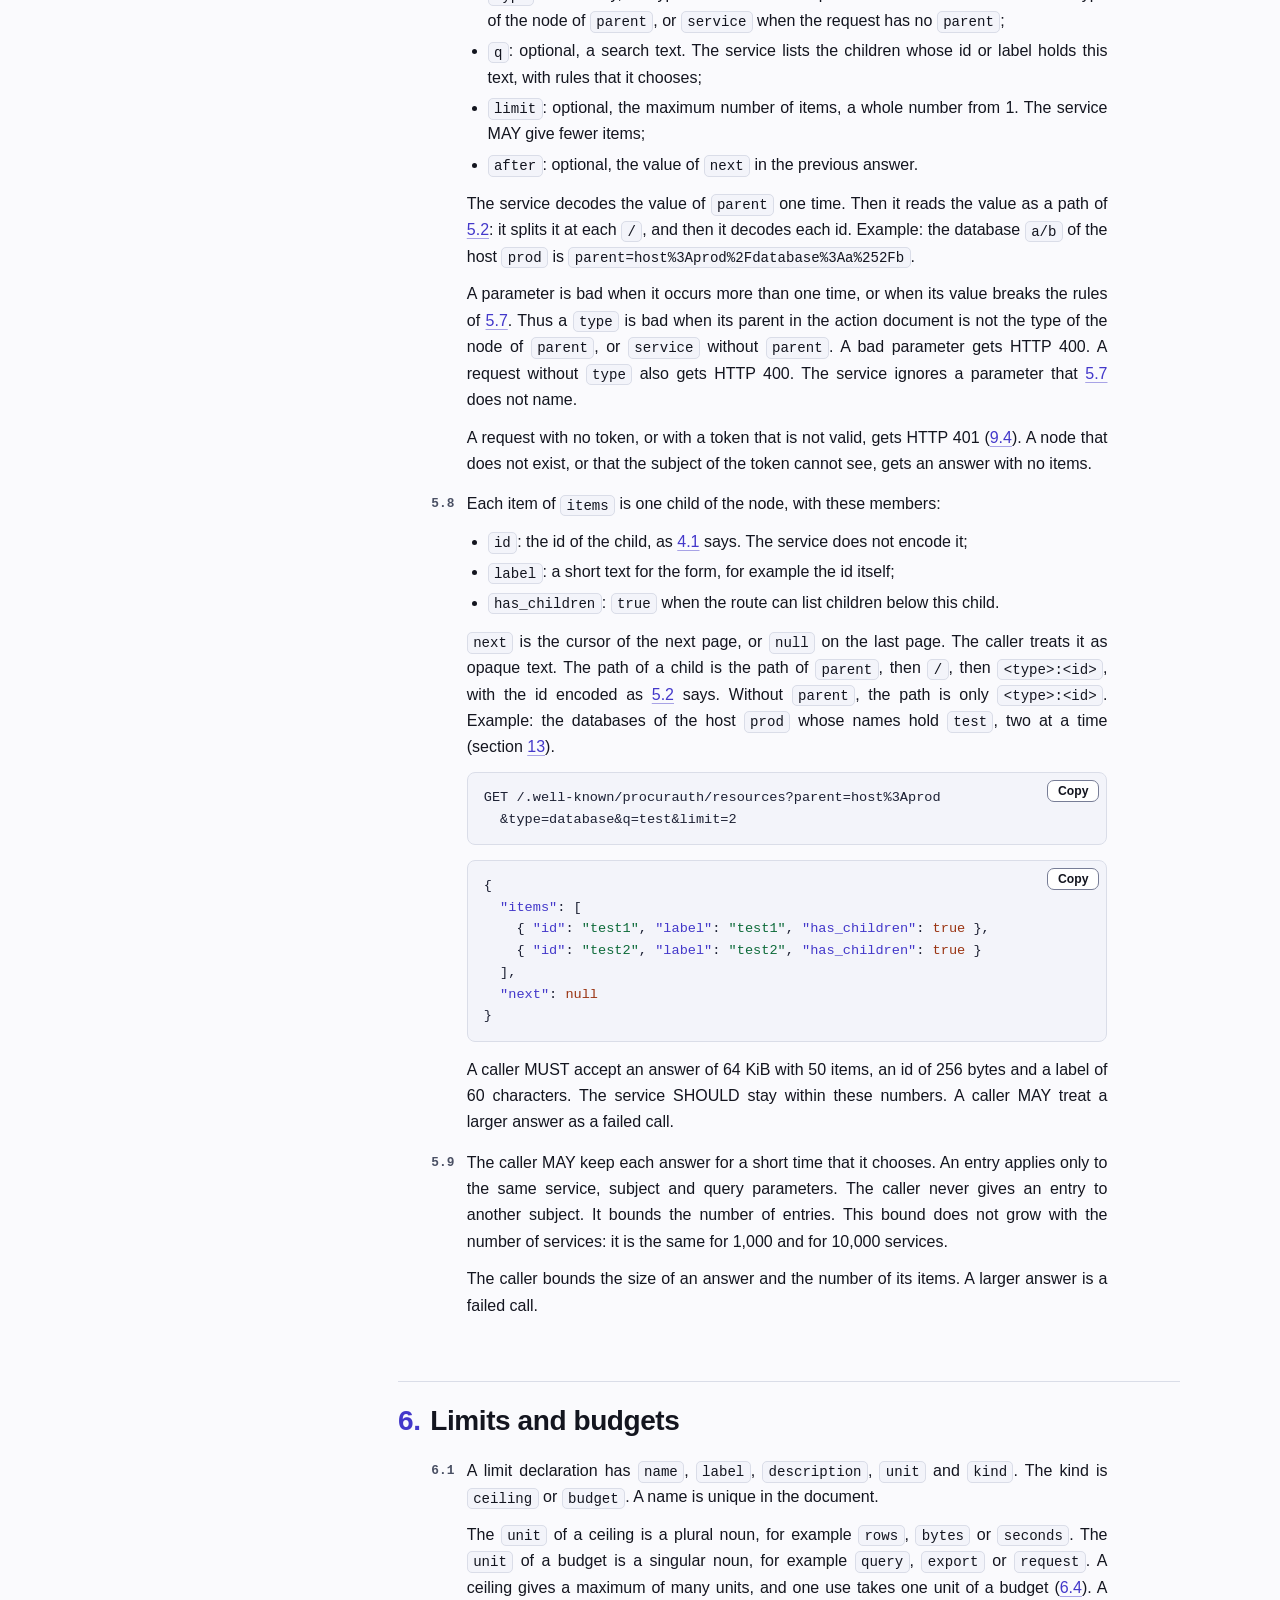
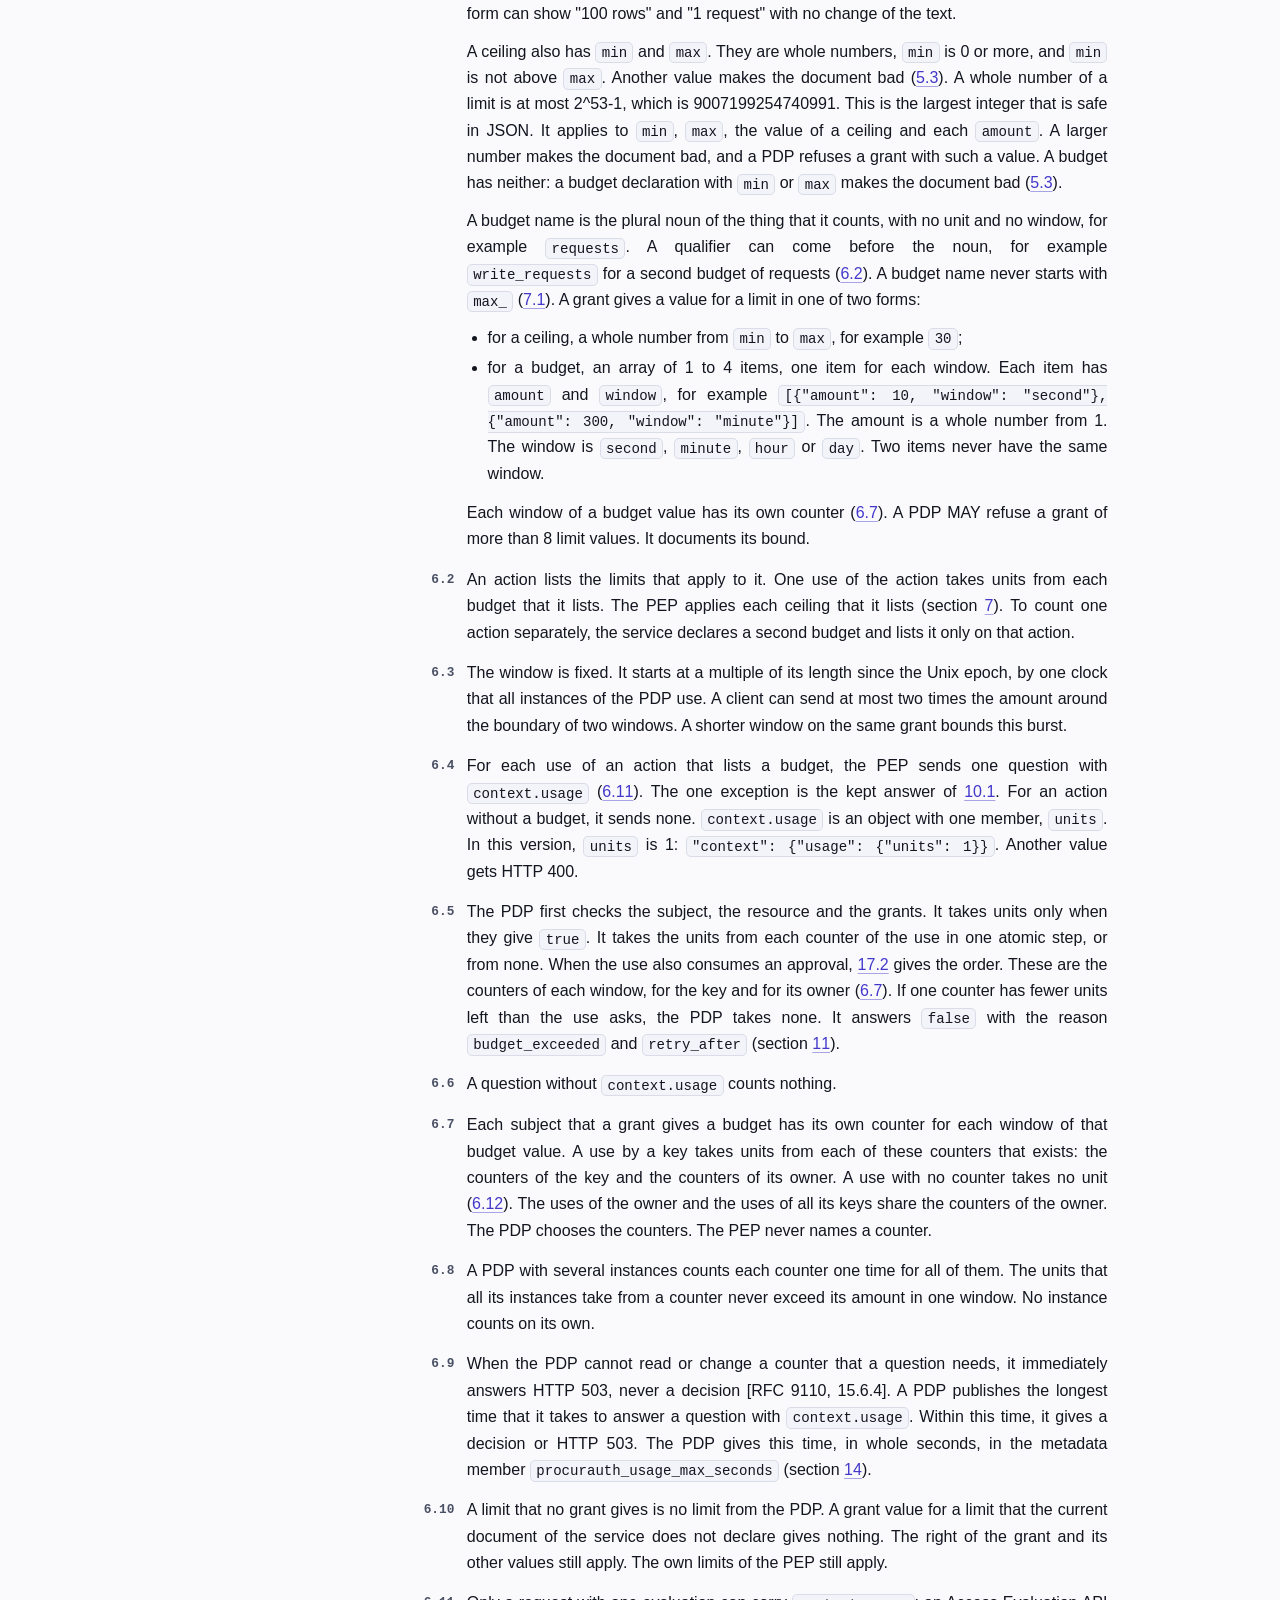
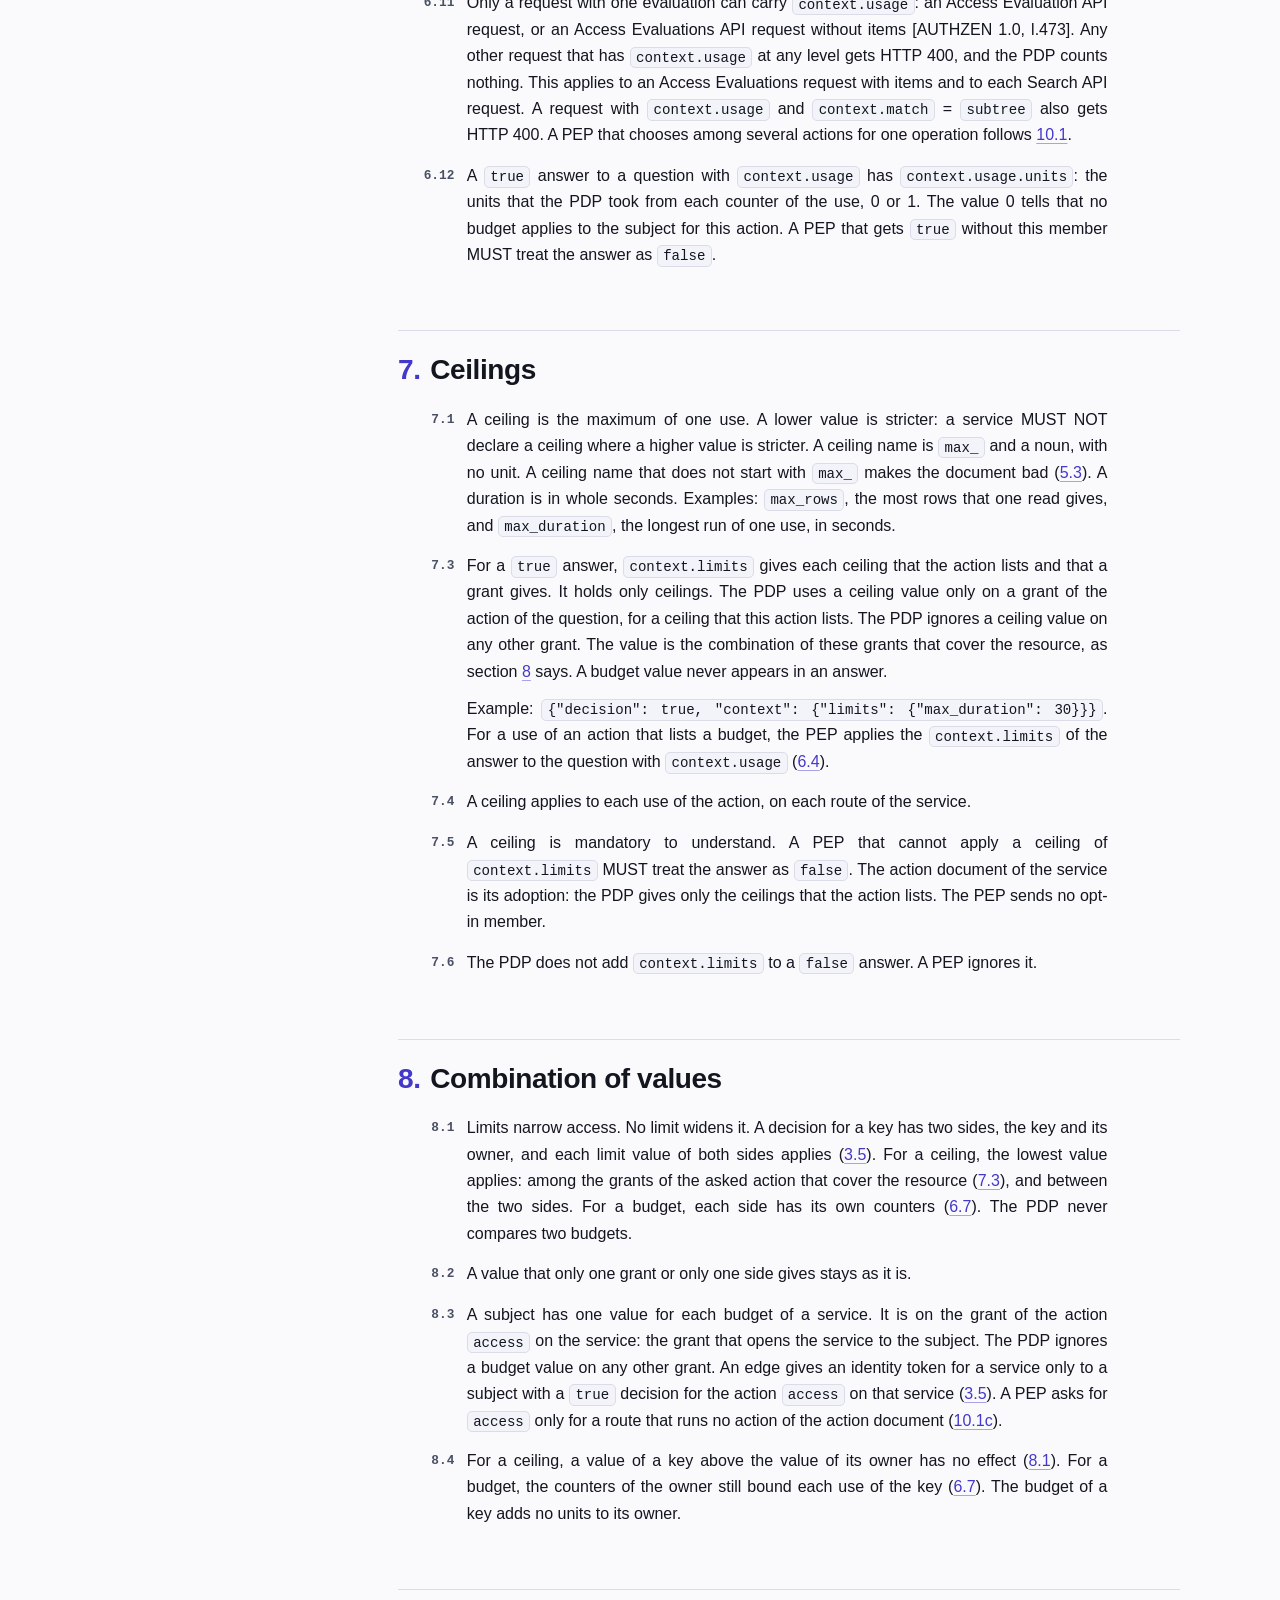
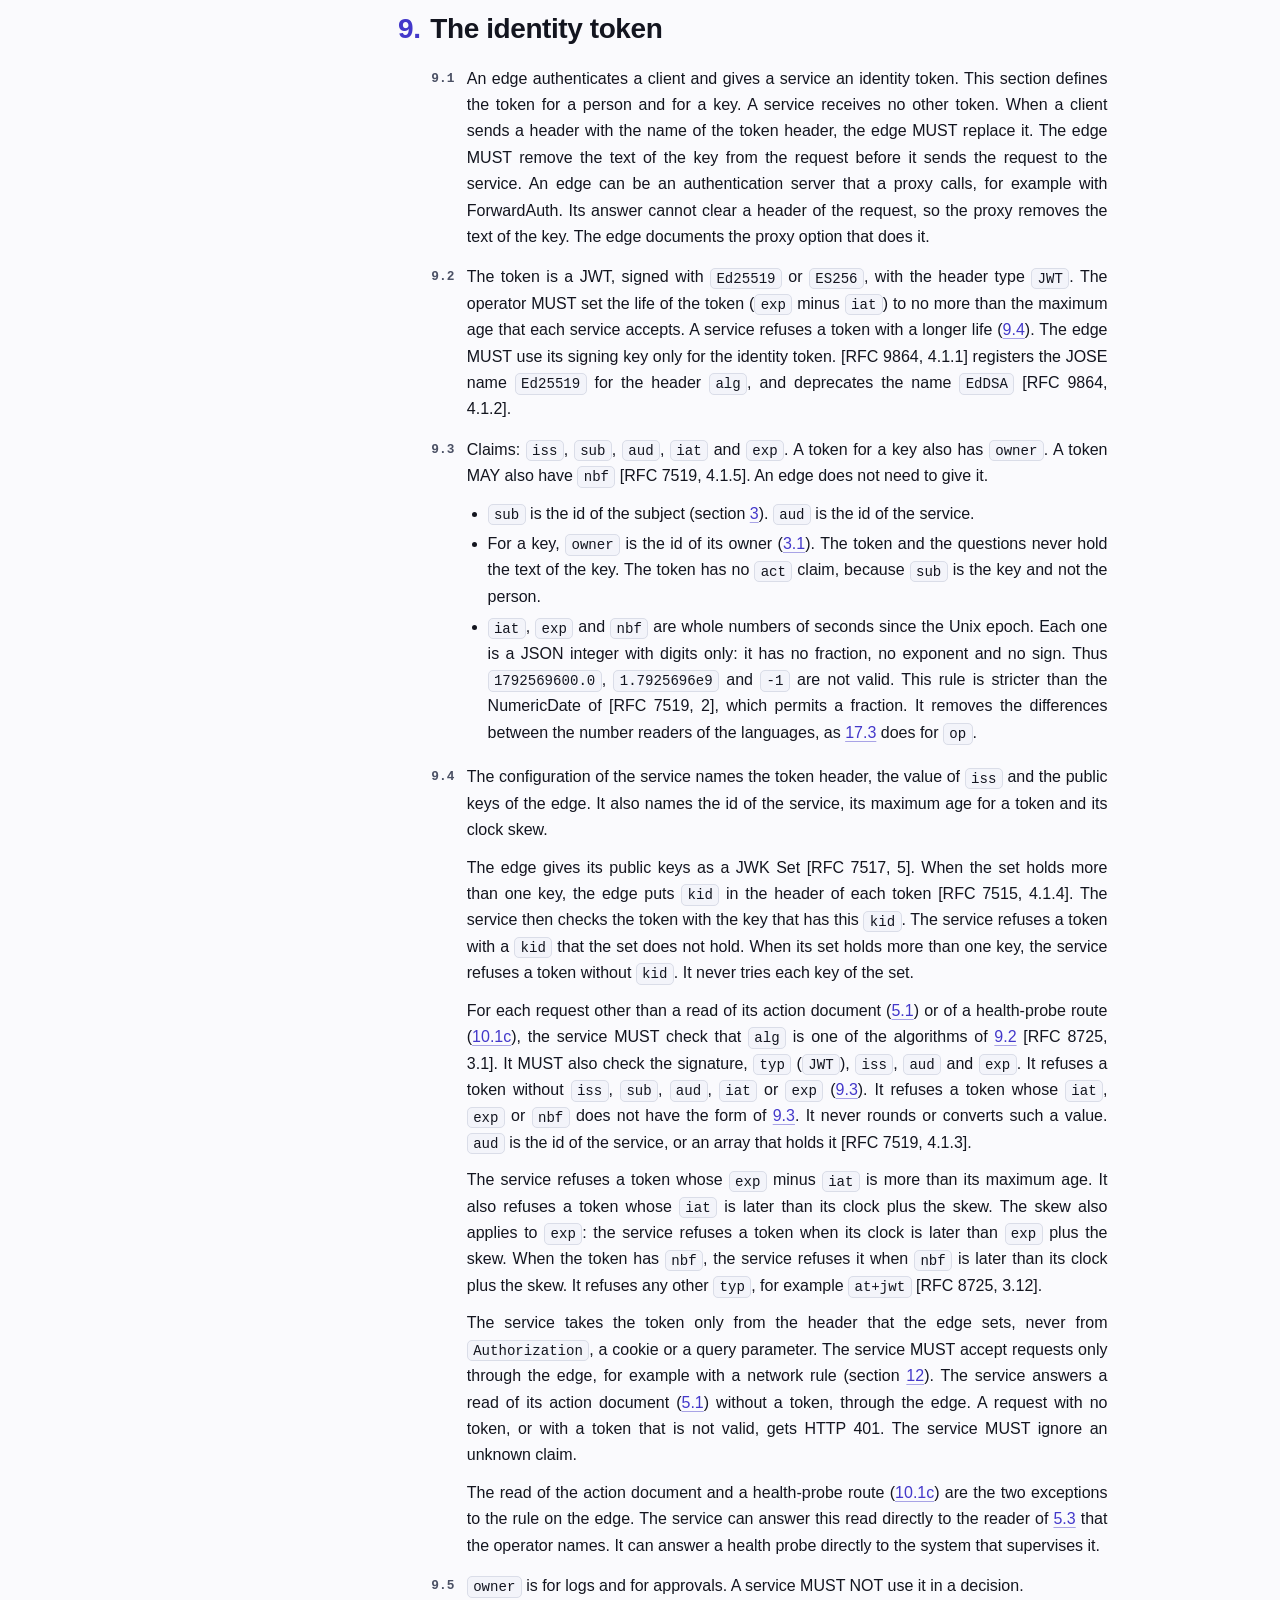
<file: docs/specification.html>
<!doctype html>
<html lang="en">
<head>
<meta charset="utf-8">
<meta name="viewport" content="width=device-width, initial-scale=1">
<meta name="color-scheme" content="light dark">
<meta name="description" content="The ProcurAuth protocol, version 1.1. A backend manages the rights of its users and of the AI agents that act for them: keys, resource chains, limits, the identity token and the approval of an effect, as a profile of AuthZEN 1.0.">
<meta property="og:type" content="website">
<meta property="og:site_name" content="ProcurAuth">
<meta property="og:image" content="https://procurauth.github.io/procurauth/assets/og.png">
<meta property="og:image:width" content="1200">
<meta property="og:image:height" content="630">
<meta property="og:image:alt" content="ProcurAuth: delegated access for AI agents. Protocol 1.1, MCP binding, 245 conformance cases.">
<meta name="twitter:image" content="https://procurauth.github.io/procurauth/assets/og.png">
<meta name="twitter:image:alt" content="ProcurAuth: delegated access for AI agents.">
<meta property="og:title" content="ProcurAuth Protocol | ProcurAuth">
<meta property="og:description" content="The ProcurAuth protocol, version 1.1. A backend manages the rights of its users and of the AI agents that act for them: keys, resource chains, limits, the identity token and the approval of an effect, as a profile of AuthZEN 1.0.">
<meta name="twitter:card" content="summary_large_image">
<meta name="twitter:title" content="ProcurAuth Protocol | ProcurAuth">
<meta name="twitter:description" content="The ProcurAuth protocol, version 1.1. A backend manages the rights of its users and of the AI agents that act for them: keys, resource chains, limits, the identity token and the approval of an effect, as a profile of AuthZEN 1.0.">
<link rel="canonical" href="https://procurauth.github.io/procurauth/specification.html">
<meta property="og:url" content="https://procurauth.github.io/procurauth/specification.html">
<title>ProcurAuth Protocol | ProcurAuth</title>
<link rel="icon" href="assets/favicon.svg" type="image/svg+xml">
<link rel="icon" href="assets/favicon-32.png" sizes="32x32" type="image/png">
<link rel="icon" href="assets/favicon.ico" sizes="16x16 32x32 48x48">
<link rel="apple-touch-icon" href="assets/apple-touch-icon.png">
<link rel="manifest" href="site.webmanifest">
<meta name="theme-color" content="#fafafd" media="(prefers-color-scheme: light)">
<meta name="theme-color" content="#0c0e15" media="(prefers-color-scheme: dark)">
<link rel="stylesheet" href="assets/site.css">
<script src="assets/site.js"></script>
</head>
<body>
<a class="skip" href="#main">Skip to the content</a>
<header class="site-header">
  <div class="wrap bar">
    <a class="brand" href="index.html" aria-label="ProcurAuth, home page"><svg class="mark" viewBox="0 0 32 32" aria-hidden="true" focusable="false"><rect width="32" height="32" rx="8" fill="var(--accent)"/><circle cx="12.5" cy="16" r="7.5" fill="none" stroke="var(--accent-ink)" stroke-width="2"/><circle cx="19.5" cy="16" r="7.5" fill="none" stroke="var(--accent-ink)" stroke-width="2"/><path d="M16 9.9a7.5 7.5 0 0 1 0 12.2a7.5 7.5 0 0 1 0-12.2z" fill="var(--accent-ink)"/></svg><span>Procur<b>Auth</b></span></a>
    <button class="menu-btn" id="menu-btn" type="button" aria-expanded="false" aria-controls="site-nav">Menu</button>
    <nav id="site-nav" aria-label="Main"><ul><li><a href="index.html">Home</a></li><li><a href="how-it-works.html">How it works</a></li><li><a href="specification.html" aria-current="page">Specification</a></li><li><a href="mcp-binding.html">Agents (MCP)</a></li><li><a href="tools.html">Tools</a></li><li><a href="conformance.html">Conformance</a></li><li><a href="implementations.html">Implementations</a></li><li><a href="source.html">Source</a></li><li class="nav-gh"><a href="https://github.com/ProcurAuth/procurauth">GitHub</a></li></ul></nav>
    <a class="gh-link" href="https://github.com/ProcurAuth/procurauth" aria-label="ProcurAuth on GitHub" title="ProcurAuth on GitHub"><svg viewBox="0 0 24 24" aria-hidden="true" focusable="false"><path fill="currentColor" d="M12 .297c-6.63 0-12 5.373-12 12 0 5.303 3.438 9.8 8.205 11.385.6.113.82-.258.82-.577 0-.285-.01-1.04-.015-2.04-3.338.724-4.042-1.61-4.042-1.61C4.422 18.07 3.633 17.7 3.633 17.7c-1.087-.744.084-.729.084-.729 1.205.084 1.838 1.236 1.838 1.236 1.07 1.835 2.809 1.305 3.495.998.108-.776.417-1.305.76-1.605-2.665-.3-5.466-1.332-5.466-5.93 0-1.31.465-2.38 1.235-3.22-.135-.303-.54-1.523.105-3.176 0 0 1.005-.322 3.3 1.23.96-.267 1.98-.399 3-.405 1.02.006 2.04.138 3 .405 2.28-1.552 3.285-1.23 3.285-1.23.645 1.653.24 2.873.12 3.176.765.84 1.23 1.91 1.23 3.22 0 4.61-2.805 5.625-5.475 5.92.42.36.81 1.096.81 2.22 0 1.606-.015 2.896-.015 3.286 0 .315.21.69.825.57C20.565 22.092 24 17.592 24 12.297c0-6.627-5.373-12-12-12"/></svg><span>GitHub</span></a>
    <button class="icon-btn" id="theme-btn" type="button" aria-label="Switch colour theme" title="Switch colour theme"><svg viewBox="0 0 24 24" aria-hidden="true" focusable="false"><circle cx="12" cy="12" r="8.5" fill="none" stroke="currentColor" stroke-width="2"/><path d="M12 3.5a8.5 8.5 0 0 1 0 17z" fill="currentColor"/></svg></button>
  </div>
</header>
<main id="main">
<div class="page-head"><div class="wrap"><p class="eyebrow">Normative text, version 1.1</p><h1>ProcurAuth Protocol</h1><p class="lede">The protocol defines how a backend manages the rights of users and of the keys of their agents: keys, resource chains, limits, the identity token and the approval of an effect. It is a profile of the AuthZEN Authorization API 1.0. Select the number of a paragraph to get a link to it.</p></div></div><div class="wrap doc-layout"><nav class="toc" aria-label="Contents"><details class="toc-details" open><summary>Contents</summary><ol><li><a href="#s-1">1. Introduction</a></li><li><a href="#s-2">2. Terms</a></li><li><a href="#s-3">3. Subjects</a></li><li><a href="#s-4">4. Resources and coverage</a></li><li><a href="#s-5">5. The action document and the list of the options</a></li><li><a href="#s-6">6. Limits and budgets</a></li><li><a href="#s-7">7. Ceilings</a></li><li><a href="#s-8">8. Combination of values</a></li><li><a href="#s-9">9. The identity token</a></li><li><a href="#s-10">10. Requirements for a PEP</a></li><li><a href="#s-11">11. Answers and reasons</a></li><li><a href="#s-12">12. Security considerations</a></li><li><a href="#s-13">13. Examples</a></li><li><a href="#s-14">14. Relation to AuthZEN work (informative)</a></li><li><a href="#s-15">15. Open points</a></li><li><a href="#s-16">16. Implementations and tools (informative)</a></li><li><a href="#s-17">17. Approval of an effect</a></li><li><a href="#references">References</a></li></ol></details></nav><article class="doc"><p class="status"><span class="badge">Version 1.1</span></p><div class="intro"><p>The changelog in <code>docs/</code> of the repository gives the changes of each version.</p><p>A paragraph keeps its number in later versions. A paragraph that leaves this document keeps its number, with the word "Unused" and a pointer. A new paragraph gets a new number, or a letter after the number of the paragraph that it continues. The numbers 7.2, 7.7, 8.5, 10.4 and 10.5 stay unused.</p><p>This document defines the ProcurAuth protocol, a profile of the AuthZEN Authorization API 1.0 [AUTHZEN]. It names no product, and any product can use it.</p><p>The words MUST, MUST NOT, SHOULD and MAY have the meaning of [RFC 2119] and [RFC 8174].</p></div><h2 id="s-1"><a class="self" href="#s-1"><span class="sn">1.</span>Introduction</a></h2><section class="para" id="p-1-1"><a class="pnum" href="#p-1-1" aria-label="Paragraph 1.1, link">1.1</a><div class="pbody"><p>This protocol adds four things to AuthZEN 1.0:</p><ul><li>a resource chain with a rule of coverage (section <a class="xref" href="#s-4">4</a>);</li><li>keys: subjects that act for a person (section <a class="xref" href="#s-3">3</a>);</li><li>limits: budgets, which a PDP counts (section <a class="xref" href="#s-6">6</a>), and ceilings, which a PEP applies (section <a class="xref" href="#s-7">7</a>);</li><li>a route of a service that lists the children of a node for a form (<a class="xref" href="#p-5-6">5.6</a>).</li></ul></div></section><section class="para" id="p-1-2"><a class="pnum" href="#p-1-2" aria-label="Paragraph 1.2, link">1.2</a><div class="pbody"><p>This protocol changes no member of the core. It uses <code>properties</code>, <code>context</code>, the action document (section <a class="xref" href="#s-5">5</a>) and the identity token (section <a class="xref" href="#s-9">9</a>). A receiver of AuthZEN 1.0 ignores a member that it does not know [AUTHZEN 1.0, l.1418]. A PEP of this protocol MUST understand each member that this protocol marks as mandatory. This protocol is the only normative text for the subject, chain, coverage, action document, list of the options, identity token, limits and reasons. Other documents refer to its paragraphs and do not restate them.</p></div></section><section class="para" id="p-1-3"><a class="pnum" href="#p-1-3" aria-label="Paragraph 1.3, link">1.3</a><div class="pbody"><p>A PDP conforms to this protocol when it follows sections <a class="xref" href="#s-3">3</a> and <a class="xref" href="#s-4">4</a>, <a class="xref" href="#p-5-1">5.1</a> to <a class="xref" href="#p-5-5">5.5</a>, sections <a class="xref" href="#s-6">6</a> to <a class="xref" href="#s-8">8</a>, <a class="xref" href="#p-10-7">10.7</a>, <a class="xref" href="#p-10-7a">10.7a</a>, <a class="xref" href="#p-10-7b">10.7b</a>, <a class="xref" href="#s-11">11</a> and <a class="xref" href="#s-12">12</a>. A service (its PEP) conforms when it follows these paragraphs:</p><ul><li><a class="xref" href="#p-3-3">3.3</a>, <a class="xref" href="#p-3-4">3.4</a>, <a class="xref" href="#p-4-1">4.1</a>, <a class="xref" href="#p-4-4">4.4</a> and <a class="xref" href="#p-4-5">4.5</a>;</li><li><a class="xref" href="#p-5-1">5.1</a>, <a class="xref" href="#p-5-2">5.2</a>, <a class="xref" href="#p-5-2a">5.2a</a>, the last sentence of <a class="xref" href="#p-5-3c">5.3c</a>, <a class="xref" href="#p-5-4">5.4</a>, <a class="xref" href="#p-5-5">5.5</a> and <a class="xref" href="#p-5-5a">5.5a</a>, and <a class="xref" href="#p-5-6">5.6</a> to <a class="xref" href="#p-5-8">5.8</a> when it publishes the list of the options;</li><li><a class="xref" href="#p-5-2b">5.2b</a>;</li><li><a class="xref" href="#p-6-1">6.1</a>, <a class="xref" href="#p-6-2">6.2</a>, <a class="xref" href="#p-6-4">6.4</a>, <a class="xref" href="#p-6-11">6.11</a> and <a class="xref" href="#p-6-12">6.12</a>;</li><li><a class="xref" href="#p-7-1">7.1</a> and <a class="xref" href="#p-7-3">7.3</a> to <a class="xref" href="#p-7-6">7.6</a>;</li><li>the last sentence of <a class="xref" href="#p-8-3">8.3</a>;</li><li><a class="xref" href="#p-9-3">9.3</a> to <a class="xref" href="#p-9-7">9.7</a>, 10 and 11.</li></ul><p>An edge conforms when it follows <a class="xref" href="#p-1-4">1.4</a>, <a class="xref" href="#p-8-3">8.3</a>, <a class="xref" href="#p-9-1">9.1</a> to <a class="xref" href="#p-9-3">9.3</a>, the second paragraph of <a class="xref" href="#p-9-4">9.4</a>, <a class="xref" href="#p-9-8">9.8</a> and <a class="xref" href="#p-9-9">9.9</a>. The system that makes keys follows <a class="xref" href="#p-3-2">3.2</a> and <a class="xref" href="#p-3-8">3.8</a> for this job. A caller of the route of <a class="xref" href="#p-5-6">5.6</a> follows <a class="xref" href="#p-5-6">5.6</a> to <a class="xref" href="#p-5-9">5.9</a>. A service with an MCP endpoint, and an edge in front of such a service, also follow the MCP binding <a class="xref" href="mcp-binding.html">[MCP-BINDING]</a>.</p><p>Section <a class="xref" href="#s-17">17</a> is mandatory for a service. A service follows these paragraphs for each action: <a class="xref" href="#p-5-2b">5.2b</a>, <a class="xref" href="#p-17-1">17.1</a> to <a class="xref" href="#p-17-4">17.4</a>, <a class="xref" href="#p-17-7">17.7</a>, <a class="xref" href="#p-17-7a">17.7a</a>, <a class="xref" href="#p-17-9">17.9</a>, <a class="xref" href="#p-17-9a">17.9a</a> and <a class="xref" href="#p-17-12">17.12</a>. It has no way to opt out for an action. A service that cannot follow these paragraphs for an action does not conform.</p><p>A PDP that gives approvals also follows <a class="xref" href="#p-17-1">17.1</a> to <a class="xref" href="#p-17-6">17.6</a> and <a class="xref" href="#p-17-8">17.8</a> to <a class="xref" href="#p-17-12">17.12</a>. A PDP MAY give no approval. It then never answers a reason of <a class="xref" href="#p-17-1">17.1</a>. For a question that a grant with <code>confirm</code> covers, it answers <code>false</code> with no reason (<a class="xref" href="#p-11-2">11.2</a>). An edge follows the last sentence of <a class="xref" href="#p-17-8">17.8</a>.</p></div></section><section class="para" id="p-1-3a"><a class="pnum" href="#p-1-3a" aria-label="Paragraph 1.3a, link">1.3a</a><div class="pbody"><p>A PDP MAY serve built-in actions of its own system, for example the functions of a portal. It gives them to a reserved service id that no other service uses. These actions have no PEP and no action document. Paragraphs <a class="xref" href="#p-1-3">1.3</a> and <a class="xref" href="#p-5-2b">5.2b</a> and section <a class="xref" href="#s-17">17</a> do not apply to them. The PDP MUST refuse <code>confirm</code> on a grant of such an action, because no PEP can wait for an approval. The reserved id is not a service of this protocol.</p></div></section><section class="para" id="p-1-4"><a class="pnum" href="#p-1-4" aria-label="Paragraph 1.4, link">1.4</a><div class="pbody"><p>In this version, an agent sends the text of its key to the edge in the header <code>Authorization: Bearer</code> [RFC 6750, 2.1]. This version is for local clients that can send this header. A hosted client, which runs on the servers of a third party, is not in this version. This version defines no OAuth flow. A later version can add an OAuth server at the edge. The identity token of section <a class="xref" href="#s-9">9</a> then does not change.</p></div></section><h2 id="s-2"><a class="self" href="#s-2"><span class="sn">2.</span>Terms</a></h2><div class="plain"><p>The words PDP, PEP, subject, action, resource and evaluation have the meaning of [AUTHZEN]. Other words have the meaning of this list or of the section that defines them.</p><ul><li><strong>Person</strong>: a human subject. Its id has no colon (<a class="xref" href="#p-3-1">3.1</a>).</li><li><strong>Key</strong>: a subject that acts for a person, its owner (<a class="xref" href="#p-3-4">3.4</a>). Its subject id (<a class="xref" href="#p-3-2">3.2</a>) has a colon and is not secret. A key also has a secret text, the text of the key, which an agent sends to the edge (<a class="xref" href="#p-1-4">1.4</a>). A question names a key by its subject id and never holds the text of the key (<a class="xref" href="#p-9-3">9.3</a>). A key is not a token. A key that a service checks by itself (no edge) and the signing key of the edge (<a class="xref" href="#p-9-2">9.2</a>, <a class="xref" href="#p-9-4">9.4</a>) are not keys of this protocol.</li><li><strong>Owner</strong>: the person for whom a key acts.</li><li><strong>Agent</strong>: a program that uses a key. An agent is not a subject: the PDP decides for the key.</li><li><strong>Edge</strong>: the part in front of a service that authenticates a client and gives the identity token to the service. It can be a proxy and its authentication server.</li><li><strong>Service</strong>: the application that holds a PEP. Its id is the id of the root node, of type <code>service</code>, and the member <code>server</code> of its document.</li><li><strong>Node</strong>: the service, or a resource below it in the tree of the types of the service (<a class="xref" href="#p-5-2">5.2</a>).</li><li><strong>Chain</strong>: the ancestors of a node, from the service down, in <code>resource.properties.ancestors</code> (<a class="xref" href="#p-4-1">4.1</a>).</li><li><strong>Coverage</strong>: the rule of <a class="xref" href="#p-4-3">4.3</a>: a grant on a node covers the node and each node below it.</li><li><strong>Action document</strong>: the document in which a service declares its types, its actions and its limits (section <a class="xref" href="#s-5">5</a>).</li><li><strong>Options</strong>: the children of a node that a service lists for a form (<a class="xref" href="#p-5-6">5.6</a>).</li><li><strong>Identity token</strong>: the token that an edge gives a service for one subject (section <a class="xref" href="#s-9">9</a>).</li><li><strong>Directory</strong>: the subjects, the grants and the limit values on which a PDP decides. <a class="xref" href="#p-3-9">3.9</a> bounds the age of a copy of it.</li><li><strong>Question</strong>: one evaluation that a PEP sends to the PDP.</li><li><strong>Kept answer</strong>: an answer that a PEP keeps for at most <code>cache_ttl</code> (<a class="xref" href="#p-10-1">10.1</a>).</li><li><strong>Grant</strong>: a right to do an action on a resource. A grant can carry limit values.</li><li><strong>Limit</strong>: a number that bounds the uses of an action. Its kind is <code>ceiling</code> or <code>budget</code>.</li><li><strong>Ceiling</strong>: the maximum of one use, for example the most rows that one read gives. The PEP applies it.</li><li><strong>Budget</strong>: a limit that gives an amount of units for each of one or more windows (<a class="xref" href="#p-6-1">6.1</a>). The PDP counts it.</li><li><strong>Counter</strong>: the units that one subject spent on one budget in the current window. Each window of a budget value has its own counter (<a class="xref" href="#p-6-7">6.7</a>). Only the PDP knows the counters.</li><li><strong>Window</strong>: the fixed period in which a counter counts (<a class="xref" href="#p-6-3">6.3</a>). The member <code>window</code> of an item of a budget value gives its length (<a class="xref" href="#p-6-1">6.1</a>).</li><li><strong>Amount</strong>: the units that a grant gives to a budget for one window.</li><li><strong>Units</strong>: the quantity that one use takes from a budget, as a number in the unit of the budget, in <code>context.usage.units</code> (<a class="xref" href="#p-6-4">6.4</a>).</li><li><strong>Unit</strong>: the unit of measure of a limit, which the member <code>unit</code> of its declaration names (<a class="xref" href="#p-6-1">6.1</a>). Examples: <code>request</code> for the budget <code>requests</code>, <code>rows</code> for the ceiling <code>max_rows</code> (<a class="xref" href="#p-6-1">6.1</a>).</li><li><strong>Operation</strong>: one request that a client sends to a service. An operation can ask several questions.</li><li><strong>Use</strong>: one run of an action that a service does for one operation. A use takes units from budgets. A question to the PDP is not a use. A question for a display, for example to choose the options of <a class="xref" href="#p-5-6">5.6</a>, is not a use.</li><li><strong>ttl</strong>: the life of an item that the system makes and renews, for example an identity token or a kept answer (<a class="xref" href="#p-10-1">10.1</a>).</li></ul></div><h2 id="s-3"><a class="self" href="#s-3"><span class="sn">3.</span>Subjects</a></h2><section class="para" id="p-3-1"><a class="pnum" href="#p-3-1" aria-label="Paragraph 3.1, link">3.1</a><div class="pbody"><p>The id of a person has no colon. Thus the PDP can know if a subject is a person or a key (<a class="xref" href="#p-3-2">3.2</a>, <a class="xref" href="#p-3-7">3.7</a>).</p></div></section><section class="para" id="p-3-2"><a class="pnum" href="#p-3-2" aria-label="Paragraph 3.2, link">3.2</a><div class="pbody"><p>A key has the subject id <code>&lt;prefix&gt;:&lt;local&gt;</code>. This protocol defines the prefix <code>key</code>. The local part has 1 to 64 characters from a to z, 0 to 9, underscore and hyphen. It is the id of the key in the system that makes the key. Example: the subject id <code>key:9b1c04e2aa71f0c3</code> has the local part <code>9b1c04e2aa71f0c3</code>.</p></div></section><section class="para" id="p-3-3"><a class="pnum" href="#p-3-3" aria-label="Paragraph 3.3, link">3.3</a><div class="pbody"><p>The PEP sends the subject with the type <code>user</code>, for a person and for a key. The id is the <code>sub</code> of the identity token. The PEP MUST treat the id as opaque text. The PEP MUST NOT read a meaning from its characters. A subject of another type is an unknown subject (<a class="xref" href="#p-11-1">11.1</a>).</p></div></section><section class="para" id="p-3-4"><a class="pnum" href="#p-3-4" aria-label="Paragraph 3.4, link">3.4</a><div class="pbody"><p>The PDP knows the owner of each key. The PEP does not send the owner (<a class="xref" href="#p-9-6">9.6</a>).</p></div></section><section class="para" id="p-3-5"><a class="pnum" href="#p-3-5" aria-label="Paragraph 3.5, link">3.5</a><div class="pbody"><p>The PDP answers <code>true</code> for a key only when two conditions are true at that moment. A grant of the key gives the action and covers the resource (<a class="xref" href="#p-4-3">4.3</a>). The owner has the right to do that action on that resource. This protocol does not say how the PDP decides the current rights of the owner. A grant of the key that the rights of the owner do not cover gives nothing. The decision for a key follows this paragraph only.</p><p>When the owner loses a right, the key loses it at the first decision of the PDP after the PDP has the change. A kept answer of the PEP can delay this by <code>cache_ttl</code> at most (<a class="xref" href="#p-10-1">10.1</a>). The PDP copies no right.</p><p>A PDP MAY need other conditions of the owner. Examples are the right to have keys, and a maximum life of a key that the rules of the owner set. When a condition fails, the answer is <code>false</code> with no reason (<a class="xref" href="#p-11-2">11.2</a>). It is never <code>unknown_subject</code>, because the condition can change later.</p></div></section><section class="para" id="p-3-6"><a class="pnum" href="#p-3-6" aria-label="Paragraph 3.6, link">3.6</a><div class="pbody"><p>Unused.</p></div></section><section class="para" id="p-3-7"><a class="pnum" href="#p-3-7" aria-label="Paragraph 3.7, link">3.7</a><div class="pbody"><p>An id with a colon and an unknown prefix, or a bad local part, is an unknown subject (<a class="xref" href="#p-11-1">11.1</a>).</p></div></section><section class="para" id="p-3-8"><a class="pnum" href="#p-3-8" aria-label="Paragraph 3.8, link">3.8</a><div class="pbody"><p>Each key is one subject. The grants and the limit values of a key are its own. The system that makes a key chooses the local part of its subject id (<a class="xref" href="#p-3-2">3.2</a>) and the format of its text. This protocol defines no format for the text of a key. When the system revokes or deletes a key, or when a key expires, the key is an unknown subject (<a class="xref" href="#p-11-1">11.1</a>). A condition of <a class="xref" href="#p-3-5">3.5</a> that can change later never makes a key unknown.</p></div></section><section class="para" id="p-3-9"><a class="pnum" href="#p-3-9" aria-label="Paragraph 3.9, link">3.9</a><div class="pbody"><p>A PDP that decides from a copy of its directory MUST bound the age of that copy. It MUST answer <code>false</code> for each key when the copy is older than the bound. The PDP publishes the bound in whole seconds, in the metadata member <code>procurauth_directory_max_age_seconds</code> (<a class="xref" href="#p-10-7b">10.7b</a>). A PDP that decides from its directory itself, with no copy, publishes 1.</p></div></section><h2 id="s-4"><a class="self" href="#s-4"><span class="sn">4.</span>Resources and coverage</a></h2><section class="para" id="p-4-1"><a class="pnum" href="#p-4-1" aria-label="Paragraph 4.1, link">4.1</a><div class="pbody"><p>A resource has a type and an id. The PEP sends the most specific node that the operation uses. The service itself is the resource of type <code>service</code>, with the id of the service. It has no <code>ancestors</code>, or an empty array.</p><p>A resource below the service MUST carry the chain of its ancestors in <code>resource.properties.ancestors</code>. The chain is an array of objects with <code>type</code> and <code>id</code>, from the service to the parent of the resource, in this order. The first object is the service, and the chain does not hold the resource.</p><p>The types of the chain, then the type of the resource, follow the parents of the action document (<a class="xref" href="#p-5-2">5.2</a>). The depth of a type is the number of steps from <code>service</code> to it: a type with the parent <code>service</code> has the depth 1. The maximum depth is 4. An id is an exact string of 1 to 256 bytes in UTF-8, with no control character. The PEP does not encode it.</p></div></section><section class="para" id="p-4-2"><a class="pnum" href="#p-4-2" aria-label="Paragraph 4.2, link">4.2</a><div class="pbody"><p>An id is unique only below its parent. Two parents can have a child with the same id.</p></div></section><section class="para" id="p-4-3"><a class="pnum" href="#p-4-3" aria-label="Paragraph 4.3, link">4.3</a><div class="pbody"><p>A grant on a node covers the node and each node below it, also a node that the service adds later. A grant on a database does not cover its host. Example, with the service and the notation of section <a class="xref" href="#s-13">13</a>: a grant of <code>data.read</code> on <code>service:datastore/host:prod</code> covers each database of this host, now and later. To give two databases only, give one grant on each of them. Alice in section <a class="xref" href="#s-13">13</a> has no such grant, so her grants do not cover the host.</p></div></section><section class="para" id="p-4-4"><a class="pnum" href="#p-4-4" aria-label="Paragraph 4.4, link">4.4</a><div class="pbody"><p>The request can carry <code>context.match</code>. The value <code>node</code> is the default: the answer is a decision about the node. The value <code>subtree</code> asks if a grant applies on the node, above it or below it. A <code>true</code> answer for <code>subtree</code> is for the display only. A PEP MUST NOT let an operation run because of it.</p><p>For a key, a <code>true</code> answer for <code>subtree</code> needs one node that a grant of the key and a right of the owner both cover (<a class="xref" href="#p-3-5">3.5</a>). This node is the node of the question, a node above it or a node below it. The next example uses the databases <code>test1</code> and <code>test2</code> of section <a class="xref" href="#s-13">13</a>. A key with <code>data.read</code> on <code>test2</code>, and an owner with <code>data.read</code> only on <code>test1</code>, gets <code>false</code> for <code>data.read</code> with <code>subtree</code> on the service.</p></div></section><section class="para" id="p-4-5"><a class="pnum" href="#p-4-5" aria-label="Paragraph 4.5, link">4.5</a><div class="pbody"><p>The PEP builds the chain from its own data. It never takes the chain from a client.</p></div></section><h2 id="s-5"><a class="self" href="#s-5"><span class="sn">5.</span>The action document and the list of the options</a></h2><section class="para" id="p-5-1"><a class="pnum" href="#p-5-1" aria-label="Paragraph 5.1, link">5.1</a><div class="pbody"><p>A service publishes its document at <code>/.well-known/procurauth/actions</code>, without authentication.</p></div></section><section class="para" id="p-5-2"><a class="pnum" href="#p-5-2" aria-label="Paragraph 5.2, link">5.2</a><div class="pbody"><p>The document is a JSON object with these members:</p><ul><li><code>server</code>: the id of the service. It is equal to the <code>aud</code> of the identity tokens of the service;</li><li><code>resource_types</code>: the tree of types below the service. Each item has <code>name</code>, <code>parent</code> and <code>description</code>. A description has 1 character or more. A type name has 1 to 32 characters: a to z first, then a to z, 0 to 9 or underscore. A type name is not <code>service</code> and occurs one time. The <code>parent</code> is <code>service</code> or another declared type, with no cycle and a depth of 4 at most (<a class="xref" href="#p-4-1">4.1</a>). The type <code>service</code> is the root, and the document does not declare it;</li><li><code>actions</code>: each with <code>name</code>, <code>resource_types</code>, <code>description</code> and <code>limits</code>. A description has 1 character or more. A name has 1 to 64 characters: parts of a to z, 0 to 9 and underscore, with <code>.</code> between the parts. <code>resource_types</code> gives the types on which a grant of the action is valid: <code>service</code> or declared types, each one time. <code>limits</code> is optional: it gives the names of the limits of the action (<a class="xref" href="#p-6-2">6.2</a>). A limit name that the document does not declare, or a name that occurs more than one time, makes the document bad (<a class="xref" href="#p-5-3">5.3</a>). The list never has the action <code>access</code>, which opens the service to a subject (<a class="xref" href="#p-8-3">8.3</a>). An action name occurs one time in the document;</li><li><code>resources</code>: optional, the nodes that the service names, each with <code>path</code>, and optionally <code>label</code> and <code>actions</code>. <code>path</code> is <code>&lt;type&gt;:&lt;id&gt;</code> segments with <code>/</code> between them, and the path does not hold the service. Each segment has a type whose parent is the type of the segment before it, or <code>service</code> for the first segment (<a class="xref" href="#p-4-1">4.1</a>). The service percent-encodes each id: each byte outside A-Z, a-z, 0-9, <code>-</code>, <code>.</code>, <code>_</code> and <code>~</code> becomes <code>%XX</code>, with upper-case hexadecimal digits [RFC 3986]. This is the only text form of an id. Without <code>actions</code>, the item takes each action that lists its type. In <code>actions</code>, an action name that the document does not declare, or a name that occurs more than one time, makes the document bad (<a class="xref" href="#p-5-3">5.3</a>). An action that does not list the type of the last segment of <code>path</code> in its <code>resource_types</code> also makes the document bad;</li><li><code>limits</code>: optional, the limit declarations of the service (<a class="xref" href="#p-6-1">6.1</a>). A limit name has 1 to 32 characters: a to z first, then a to z, 0 to 9 or underscore.</li></ul></div></section><section class="para" id="p-5-2a"><a class="pnum" href="#p-5-2a" aria-label="Paragraph 5.2a, link">5.2a</a><div class="pbody"><p>A service publishes only the actions that it serves. An action of a feature that the configuration of the service turns off is not in <code>actions</code>, and the service sends no question for it. A service that serves an action for some of its hosts or settings publishes the action when it serves it for at least one of them. When the feature turns on, the service publishes the action again with the same name and the same <code>resource_types</code>. The reader finds it at its next read (<a class="xref" href="#p-5-3b">5.3b</a>).</p></div></section><section class="para" id="p-5-2b"><a class="pnum" href="#p-5-2b" aria-label="Paragraph 5.2b, link">5.2b</a><div class="pbody"><p>Each action of the document follows section <a class="xref" href="#s-17">17</a>. An action has no member <code>approval</code>, and no flag lets a service skip section <a class="xref" href="#s-17">17</a> for an action. A service MUST NOT publish the member <code>approval</code>. A reader ignores it as an unknown member (<a class="xref" href="#p-5-3">5.3</a>), and it never makes a service skip section <a class="xref" href="#s-17">17</a>. The PDP decides which uses need an approval, with the member <code>confirm</code> of a grant (<a class="xref" href="#p-17-8">17.8</a>).</p></div></section><section class="para" id="p-5-3"><a class="pnum" href="#p-5-3" aria-label="Paragraph 5.3, link">5.3</a><div class="pbody"><p>The reader checks the document. A bad member, or an unknown member of a limit declaration, makes the whole document bad.</p><p>A read fails when it gets a status other than 200, also 404, or no answer. After a bad document or a failed read, the reader keeps the last good document, for a maximum time (<a class="xref" href="#p-5-3a">5.3a</a>). Only a good document replaces it.</p><p>The reader bounds the size of the document that it reads, and it gives this bound in its documentation. A larger document is bad (<a class="xref" href="#p-5-3c">5.3c</a>).</p></div></section><section class="para" id="p-5-3a"><a class="pnum" href="#p-5-3a" aria-label="Paragraph 5.3a, link">5.3a</a><div class="pbody"><p>The reader MUST give this maximum time in its documentation. The time starts at the last good read. After this time, the reader acts as with no good document of the service (<a class="xref" href="#p-11-1">11.1</a>). The decision of an edge for <code>access</code> never depends on the age of the document (<a class="xref" href="#p-8-3">8.3</a>). An edge MUST NOT refuse a subject because the document of the service is too old or absent. The PDP answers each other question <code>false</code> with no reason (<a class="xref" href="#p-11-1">11.1</a>).</p></div></section><section class="para" id="p-5-3b"><a class="pnum" href="#p-5-3b" aria-label="Paragraph 5.3b, link">5.3b</a><div class="pbody"><p>A reader that reads the document of each service at a fixed period SHOULD make these reads at equal intervals over the period. With a period of 5 minutes, it makes approximately 3.3 reads each second for 1,000 services and approximately 33 for 10,000. The reader keeps the last good document of each service. With a bound of 64 KiB for each document, they take approximately 66 MB at most for 1,000 services and 655 MB for 10,000.</p></div></section><section class="para" id="p-5-3c"><a class="pnum" href="#p-5-3c" aria-label="Paragraph 5.3c, link">5.3c</a><div class="pbody"><p>A reader MUST accept a document of 64 KiB, with 64 actions, 16 types, 256 resources and 16 limit declarations. It MUST accept a label of 60 characters, a description of 300 characters and a unit of 20 characters. A reader MAY accept more. A service SHOULD stay within these numbers, because a reader MAY treat a larger document as bad (<a class="xref" href="#p-5-3">5.3</a>).</p></div></section><section class="para" id="p-5-4"><a class="pnum" href="#p-5-4" aria-label="Paragraph 5.4, link">5.4</a><div class="pbody"><p>The labels and the descriptions are in English.</p></div></section><section class="para" id="p-5-5"><a class="pnum" href="#p-5-5" aria-label="Paragraph 5.5, link">5.5</a><div class="pbody"><p>Each use has one action. That action lists each budget that the use spends and each ceiling that applies to the action of the use. A ceiling of another permission of the operation applies only to the part that this permission lets run (<a class="xref" href="#p-5-5a">5.5a</a>).</p><p>A service MUST NOT ask two actions with <code>context.usage</code> for one operation, except to choose the action of the use as <a class="xref" href="#p-10-1">10.1</a> says. Only the action of the use takes units (<a class="xref" href="#p-5-5a">5.5a</a>). A PEP can choose the action of a use among several actions for one operation (<a class="xref" href="#p-10-1">10.1</a>). Other actions of the operation can list a budget.</p></div></section><section class="para" id="p-5-5a"><a class="pnum" href="#p-5-5a" aria-label="Paragraph 5.5a, link">5.5a</a><div class="pbody"><p>An operation can also need permissions on other actions or on other resources. The action of the use is the one action that the call runs and consumes. A service declares the action of the use for each tool and each route, and the PEP names it in its questions. The question of the use is the only question of the operation that can have <code>context.usage</code> (<a class="xref" href="#p-6-4">6.4</a>) or <code>context.approval</code> (<a class="xref" href="#p-17-1">17.1</a>).</p><p>The PEP asks each other permission of the operation with <code>context.permission_only</code> equal to <code>true</code>, and with no <code>context.usage</code> and no <code>context.approval</code> (<a class="xref" href="#p-6-6">6.6</a>). The PDP decides such a question as <a class="xref" href="#p-3-5">3.5</a> says, and it ignores <code>confirm</code> (<a class="xref" href="#p-17-8">17.8</a>). It asks only the action of the use with <code>context.usage</code>, when this action lists a budget (<a class="xref" href="#p-6-4">6.4</a>). Thus one operation takes units for one action only, and one approval covers the action of the use only. <a class="xref" href="#p-10-1a">10.1a</a> gives an example. This is also true when another of its actions lists a budget.</p><p>A <code>true</code> answer for one of these other permissions can have <code>context.limits</code>. The PEP applies these ceilings to the part of the operation that this permission lets run (<a class="xref" href="#p-7-5">7.5</a>). A question with <code>context.permission_only</code> never gets a reason of <a class="xref" href="#p-17-1">17.1</a>. A PEP that gets such a reason treats it as an answer that is not valid (<a class="xref" href="#p-10-3">10.3</a>).</p><p><code>context.permission_only</code> is a member of the context of a question. Its only valid value is <code>true</code>. A question that has <code>permission_only</code> with <code>context.usage</code> or with <code>context.approval</code> gets HTTP 400, or <code>invalid_request</code> in an item of an Access Evaluations request (<a class="xref" href="#p-11-1">11.1</a>). Another value gets the same answer. The member is valid with <code>context.match</code> equal to <code>subtree</code>. A PDP that gives no approval ignores the member (AuthZEN 1.0).</p></div></section><section class="para" id="p-5-6"><a class="pnum" href="#p-5-6" aria-label="Paragraph 5.6, link">5.6</a><div class="pbody"><p>A service MAY publish a route that lists the children of a node, page by page, with a search. A system that shows a form for grants, the caller, uses it to show the options of a node. The request is <code>GET /.well-known/procurauth/resources</code> with the query parameters of <a class="xref" href="#p-5-7">5.7</a>, and the answer is a JSON object (<a class="xref" href="#p-5-8">5.8</a>).</p><p>The request carries an identity token that the edge makes for the person who fills the form (section <a class="xref" href="#s-9">9</a>). Only the edge signs identity tokens (<a class="xref" href="#p-9-1">9.1</a>, <a class="xref" href="#p-9-4">9.4</a>), so the caller is a part of the edge. The caller sends the request to the origin of the action document (<a class="xref" href="#p-5-1">5.1</a>). Thus the rule of <a class="xref" href="#p-9-4">9.4</a> lets the caller reach the service.</p><p>The service checks the token as <a class="xref" href="#p-9-4">9.4</a> says, and it lists only the children that the subject of the token can see. The member <code>resources</code> of the action document still names the nodes at the top (<a class="xref" href="#p-5-2">5.2</a>).</p><p>For each child that it lists, the service MUST get a <code>true</code> answer with <code>context.match</code> = <code>subtree</code> (<a class="xref" href="#p-4-4">4.4</a>). The question of this answer names an action whose <code>resource_types</code> holds the type of the child (<a class="xref" href="#p-5-2">5.2</a>). The service can use a kept answer (<a class="xref" href="#p-10-1">10.1</a>). The service MAY also apply its own rules that remove more children, and it gives these rules in its documentation. When the PDP gives no valid answer, the service follows <a class="xref" href="#p-10-3">10.3</a>.</p><p>The service SHOULD bound the number of questions to the PDP for one request. When it reaches this bound, it gives the items that it has and a <code>next</code> value (<a class="xref" href="#p-5-7">5.7</a>, <a class="xref" href="#p-5-8">5.8</a>). Thus a node with many children that the subject cannot see does not make one request ask the PDP for each child.</p></div></section><section class="para" id="p-5-7"><a class="pnum" href="#p-5-7" aria-label="Paragraph 5.7, link">5.7</a><div class="pbody"><p>The caller encodes the value of each query parameter as <a class="xref" href="#p-5-2">5.2</a> encodes an id. Each byte outside A-Z, a-z, 0-9, <code>-</code>, <code>.</code>, <code>_</code> and <code>~</code> becomes <code>%XX</code>, with upper-case hexadecimal digits [RFC 3986]. The service decodes each <code>%XX</code> one time. It does not read <code>+</code> as a space. The parameters are:</p><ul><li><code>parent</code>: optional, the path of the node, in the form of the member <code>path</code> of <a class="xref" href="#p-5-2">5.2</a>. Without it, the service lists the nodes whose type has the parent <code>service</code>;</li><li><code>type</code>: mandatory, the type of the children. Its parent in the action document is the type of the node of <code>parent</code>, or <code>service</code> when the request has no <code>parent</code>;</li><li><code>q</code>: optional, a search text. The service lists the children whose id or label holds this text, with rules that it chooses;</li><li><code>limit</code>: optional, the maximum number of items, a whole number from 1. The service MAY give fewer items;</li><li><code>after</code>: optional, the value of <code>next</code> in the previous answer.</li></ul><p>The service decodes the value of <code>parent</code> one time. Then it reads the value as a path of <a class="xref" href="#p-5-2">5.2</a>: it splits it at each <code>/</code>, and then it decodes each id. Example: the database <code>a/b</code> of the host <code>prod</code> is <code>parent=host%3Aprod%2Fdatabase%3Aa%252Fb</code>.</p><p>A parameter is bad when it occurs more than one time, or when its value breaks the rules of <a class="xref" href="#p-5-7">5.7</a>. Thus a <code>type</code> is bad when its parent in the action document is not the type of the node of <code>parent</code>, or <code>service</code> without <code>parent</code>. A bad parameter gets HTTP 400. A request without <code>type</code> also gets HTTP 400. The service ignores a parameter that <a class="xref" href="#p-5-7">5.7</a> does not name.</p><p>A request with no token, or with a token that is not valid, gets HTTP 401 (<a class="xref" href="#p-9-4">9.4</a>). A node that does not exist, or that the subject of the token cannot see, gets an answer with no items.</p></div></section><section class="para" id="p-5-8"><a class="pnum" href="#p-5-8" aria-label="Paragraph 5.8, link">5.8</a><div class="pbody"><p>Each item of <code>items</code> is one child of the node, with these members:</p><ul><li><code>id</code>: the id of the child, as <a class="xref" href="#p-4-1">4.1</a> says. The service does not encode it;</li><li><code>label</code>: a short text for the form, for example the id itself;</li><li><code>has_children</code>: <code>true</code> when the route can list children below this child.</li></ul><p><code>next</code> is the cursor of the next page, or <code>null</code> on the last page. The caller treats it as opaque text. The path of a child is the path of <code>parent</code>, then <code>/</code>, then <code>&lt;type&gt;:&lt;id&gt;</code>, with the id encoded as <a class="xref" href="#p-5-2">5.2</a> says. Without <code>parent</code>, the path is only <code>&lt;type&gt;:&lt;id&gt;</code>. Example: the databases of the host <code>prod</code> whose names hold <code>test</code>, two at a time (section <a class="xref" href="#s-13">13</a>).</p><div class="code-wrap"><pre data-copy tabindex="0" aria-label="Code example: text"><code><span class="ln" style="--i:0">GET /.well-known/procurauth/resources?<wbr>parent=host%3Aprod<wbr>&amp;type=database<wbr>&amp;q=test<wbr>&amp;limit=2</span></code></pre></div><div class="code-wrap"><pre data-copy tabindex="0" aria-label="Code example: json"><code><span class="ln" style="--i:0">{</span><span class="ln" style="--i:2">  <span class="k">"items"</span>: [</span><span class="ln" style="--i:4">    { <span class="k">"id"</span>: <span class="s">"test1"</span>, <span class="k">"label"</span>: <span class="s">"test1"</span>, <span class="k">"has_children"</span>: <span class="n">true</span> },</span><span class="ln" style="--i:4">    { <span class="k">"id"</span>: <span class="s">"test2"</span>, <span class="k">"label"</span>: <span class="s">"test2"</span>, <span class="k">"has_children"</span>: <span class="n">true</span> }</span><span class="ln" style="--i:2">  ],</span><span class="ln" style="--i:2">  <span class="k">"next"</span>: <span class="n">null</span></span><span class="ln" style="--i:0">}</span></code></pre></div><p>A caller MUST accept an answer of 64 KiB with 50 items, an id of 256 bytes and a label of 60 characters. The service SHOULD stay within these numbers. A caller MAY treat a larger answer as a failed call.</p></div></section><section class="para" id="p-5-9"><a class="pnum" href="#p-5-9" aria-label="Paragraph 5.9, link">5.9</a><div class="pbody"><p>The caller MAY keep each answer for a short time that it chooses. An entry applies only to the same service, subject and query parameters. The caller never gives an entry to another subject. It bounds the number of entries. This bound does not grow with the number of services: it is the same for 1,000 and for 10,000 services.</p><p>The caller bounds the size of an answer and the number of its items. A larger answer is a failed call.</p></div></section><h2 id="s-6"><a class="self" href="#s-6"><span class="sn">6.</span>Limits and budgets</a></h2><section class="para" id="p-6-1"><a class="pnum" href="#p-6-1" aria-label="Paragraph 6.1, link">6.1</a><div class="pbody"><p>A limit declaration has <code>name</code>, <code>label</code>, <code>description</code>, <code>unit</code> and <code>kind</code>. The kind is <code>ceiling</code> or <code>budget</code>. A name is unique in the document.</p><p>The <code>unit</code> of a ceiling is a plural noun, for example <code>rows</code>, <code>bytes</code> or <code>seconds</code>. The <code>unit</code> of a budget is a singular noun, for example <code>query</code>, <code>export</code> or <code>request</code>. A ceiling gives a maximum of many units, and one use takes one unit of a budget (<a class="xref" href="#p-6-4">6.4</a>). A form can show "100 rows" and "1 request" with no change of the text.</p><p>A ceiling also has <code>min</code> and <code>max</code>. They are whole numbers, <code>min</code> is 0 or more, and <code>min</code> is not above <code>max</code>. Another value makes the document bad (<a class="xref" href="#p-5-3">5.3</a>). A whole number of a limit is at most 2^53-1, which is 9007199254740991. This is the largest integer that is safe in JSON. It applies to <code>min</code>, <code>max</code>, the value of a ceiling and each <code>amount</code>. A larger number makes the document bad, and a PDP refuses a grant with such a value. A budget has neither: a budget declaration with <code>min</code> or <code>max</code> makes the document bad (<a class="xref" href="#p-5-3">5.3</a>).</p><p>A budget name is the plural noun of the thing that it counts, with no unit and no window, for example <code>requests</code>. A qualifier can come before the noun, for example <code>write_requests</code> for a second budget of requests (<a class="xref" href="#p-6-2">6.2</a>). A budget name never starts with <code>max_</code> (<a class="xref" href="#p-7-1">7.1</a>). A grant gives a value for a limit in one of two forms:</p><ul><li>for a ceiling, a whole number from <code>min</code> to <code>max</code>, for example <code>30</code>;</li><li>for a budget, an array of 1 to 4 items, one item for each window. Each item has <code>amount</code> and <code>window</code>, for example <code>[{"amount": 10, "window": "second"}, {"amount": 300, "window": "minute"}]</code>. The amount is a whole number from 1. The window is <code>second</code>, <code>minute</code>, <code>hour</code> or <code>day</code>. Two items never have the same window.</li></ul><p>Each window of a budget value has its own counter (<a class="xref" href="#p-6-7">6.7</a>). A PDP MAY refuse a grant of more than 8 limit values. It documents its bound.</p></div></section><section class="para" id="p-6-2"><a class="pnum" href="#p-6-2" aria-label="Paragraph 6.2, link">6.2</a><div class="pbody"><p>An action lists the limits that apply to it. One use of the action takes units from each budget that it lists. The PEP applies each ceiling that it lists (section <a class="xref" href="#s-7">7</a>). To count one action separately, the service declares a second budget and lists it only on that action.</p></div></section><section class="para" id="p-6-3"><a class="pnum" href="#p-6-3" aria-label="Paragraph 6.3, link">6.3</a><div class="pbody"><p>The window is fixed. It starts at a multiple of its length since the Unix epoch, by one clock that all instances of the PDP use. A client can send at most two times the amount around the boundary of two windows. A shorter window on the same grant bounds this burst.</p></div></section><section class="para" id="p-6-4"><a class="pnum" href="#p-6-4" aria-label="Paragraph 6.4, link">6.4</a><div class="pbody"><p>For each use of an action that lists a budget, the PEP sends one question with <code>context.usage</code> (<a class="xref" href="#p-6-11">6.11</a>). The one exception is the kept answer of <a class="xref" href="#p-10-1">10.1</a>. For an action without a budget, it sends none. <code>context.usage</code> is an object with one member, <code>units</code>. In this version, <code>units</code> is 1: <code>"context": {"usage": {"units": 1}}</code>. Another value gets HTTP 400.</p></div></section><section class="para" id="p-6-5"><a class="pnum" href="#p-6-5" aria-label="Paragraph 6.5, link">6.5</a><div class="pbody"><p>The PDP first checks the subject, the resource and the grants. It takes units only when they give <code>true</code>. It takes the units from each counter of the use in one atomic step, or from none. When the use also consumes an approval, <a class="xref" href="#p-17-2">17.2</a> gives the order. These are the counters of each window, for the key and for its owner (<a class="xref" href="#p-6-7">6.7</a>). If one counter has fewer units left than the use asks, the PDP takes none. It answers <code>false</code> with the reason <code>budget_exceeded</code> and <code>retry_after</code> (section <a class="xref" href="#s-11">11</a>).</p></div></section><section class="para" id="p-6-6"><a class="pnum" href="#p-6-6" aria-label="Paragraph 6.6, link">6.6</a><div class="pbody"><p>A question without <code>context.usage</code> counts nothing.</p></div></section><section class="para" id="p-6-7"><a class="pnum" href="#p-6-7" aria-label="Paragraph 6.7, link">6.7</a><div class="pbody"><p>Each subject that a grant gives a budget has its own counter for each window of that budget value. A use by a key takes units from each of these counters that exists: the counters of the key and the counters of its owner. A use with no counter takes no unit (<a class="xref" href="#p-6-12">6.12</a>). The uses of the owner and the uses of all its keys share the counters of the owner. The PDP chooses the counters. The PEP never names a counter.</p></div></section><section class="para" id="p-6-8"><a class="pnum" href="#p-6-8" aria-label="Paragraph 6.8, link">6.8</a><div class="pbody"><p>A PDP with several instances counts each counter one time for all of them. The units that all its instances take from a counter never exceed its amount in one window. No instance counts on its own.</p></div></section><section class="para" id="p-6-9"><a class="pnum" href="#p-6-9" aria-label="Paragraph 6.9, link">6.9</a><div class="pbody"><p>When the PDP cannot read or change a counter that a question needs, it immediately answers HTTP 503, never a decision [RFC 9110, 15.6.4]. A PDP publishes the longest time that it takes to answer a question with <code>context.usage</code>. Within this time, it gives a decision or HTTP 503. The PDP gives this time, in whole seconds, in the metadata member <code>procurauth_usage_max_seconds</code> (section <a class="xref" href="#s-14">14</a>).</p></div></section><section class="para" id="p-6-10"><a class="pnum" href="#p-6-10" aria-label="Paragraph 6.10, link">6.10</a><div class="pbody"><p>A limit that no grant gives is no limit from the PDP. A grant value for a limit that the current document of the service does not declare gives nothing. The right of the grant and its other values still apply. The own limits of the PEP still apply.</p></div></section><section class="para" id="p-6-11"><a class="pnum" href="#p-6-11" aria-label="Paragraph 6.11, link">6.11</a><div class="pbody"><p>Only a request with one evaluation can carry <code>context.usage</code>: an Access Evaluation API request, or an Access Evaluations API request without items [AUTHZEN 1.0, l.473]. Any other request that has <code>context.usage</code> at any level gets HTTP 400, and the PDP counts nothing. This applies to an Access Evaluations request with items and to each Search API request. A request with <code>context.usage</code> and <code>context.match</code> = <code>subtree</code> also gets HTTP 400. A PEP that chooses among several actions for one operation follows <a class="xref" href="#p-10-1">10.1</a>.</p></div></section><section class="para" id="p-6-12"><a class="pnum" href="#p-6-12" aria-label="Paragraph 6.12, link">6.12</a><div class="pbody"><p>A <code>true</code> answer to a question with <code>context.usage</code> has <code>context.usage.units</code>: the units that the PDP took from each counter of the use, 0 or 1. The value 0 tells that no budget applies to the subject for this action. A PEP that gets <code>true</code> without this member MUST treat the answer as <code>false</code>.</p></div></section><h2 id="s-7"><a class="self" href="#s-7"><span class="sn">7.</span>Ceilings</a></h2><section class="para" id="p-7-1"><a class="pnum" href="#p-7-1" aria-label="Paragraph 7.1, link">7.1</a><div class="pbody"><p>A ceiling is the maximum of one use. A lower value is stricter: a service MUST NOT declare a ceiling where a higher value is stricter. A ceiling name is <code>max_</code> and a noun, with no unit. A ceiling name that does not start with <code>max_</code> makes the document bad (<a class="xref" href="#p-5-3">5.3</a>). A duration is in whole seconds. Examples: <code>max_rows</code>, the most rows that one read gives, and <code>max_duration</code>, the longest run of one use, in seconds.</p></div></section><section class="para" id="p-7-3"><a class="pnum" href="#p-7-3" aria-label="Paragraph 7.3, link">7.3</a><div class="pbody"><p>For a <code>true</code> answer, <code>context.limits</code> gives each ceiling that the action lists and that a grant gives. It holds only ceilings. The PDP uses a ceiling value only on a grant of the action of the question, for a ceiling that this action lists. The PDP ignores a ceiling value on any other grant. The value is the combination of these grants that cover the resource, as section <a class="xref" href="#s-8">8</a> says. A budget value never appears in an answer.</p><p>Example: <code>{"decision": true, "context": {"limits": {"max_duration": 30}}}</code>. For a use of an action that lists a budget, the PEP applies the <code>context.limits</code> of the answer to the question with <code>context.usage</code> (<a class="xref" href="#p-6-4">6.4</a>).</p></div></section><section class="para" id="p-7-4"><a class="pnum" href="#p-7-4" aria-label="Paragraph 7.4, link">7.4</a><div class="pbody"><p>A ceiling applies to each use of the action, on each route of the service.</p></div></section><section class="para" id="p-7-5"><a class="pnum" href="#p-7-5" aria-label="Paragraph 7.5, link">7.5</a><div class="pbody"><p>A ceiling is mandatory to understand. A PEP that cannot apply a ceiling of <code>context.limits</code> MUST treat the answer as <code>false</code>. The action document of the service is its adoption: the PDP gives only the ceilings that the action lists. The PEP sends no opt-in member.</p></div></section><section class="para" id="p-7-6"><a class="pnum" href="#p-7-6" aria-label="Paragraph 7.6, link">7.6</a><div class="pbody"><p>The PDP does not add <code>context.limits</code> to a <code>false</code> answer. A PEP ignores it.</p></div></section><h2 id="s-8"><a class="self" href="#s-8"><span class="sn">8.</span>Combination of values</a></h2><section class="para" id="p-8-1"><a class="pnum" href="#p-8-1" aria-label="Paragraph 8.1, link">8.1</a><div class="pbody"><p>Limits narrow access. No limit widens it. A decision for a key has two sides, the key and its owner, and each limit value of both sides applies (<a class="xref" href="#p-3-5">3.5</a>). For a ceiling, the lowest value applies: among the grants of the asked action that cover the resource (<a class="xref" href="#p-7-3">7.3</a>), and between the two sides. For a budget, each side has its own counters (<a class="xref" href="#p-6-7">6.7</a>). The PDP never compares two budgets.</p></div></section><section class="para" id="p-8-2"><a class="pnum" href="#p-8-2" aria-label="Paragraph 8.2, link">8.2</a><div class="pbody"><p>A value that only one grant or only one side gives stays as it is.</p></div></section><section class="para" id="p-8-3"><a class="pnum" href="#p-8-3" aria-label="Paragraph 8.3, link">8.3</a><div class="pbody"><p>A subject has one value for each budget of a service. It is on the grant of the action <code>access</code> on the service: the grant that opens the service to the subject. The PDP ignores a budget value on any other grant. An edge gives an identity token for a service only to a subject with a <code>true</code> decision for the action <code>access</code> on that service (<a class="xref" href="#p-3-5">3.5</a>). A PEP asks for <code>access</code> only for a route that runs no action of the action document (<a class="xref" href="#p-10-1c">10.1c</a>).</p></div></section><section class="para" id="p-8-4"><a class="pnum" href="#p-8-4" aria-label="Paragraph 8.4, link">8.4</a><div class="pbody"><p>For a ceiling, a value of a key above the value of its owner has no effect (<a class="xref" href="#p-8-1">8.1</a>). For a budget, the counters of the owner still bound each use of the key (<a class="xref" href="#p-6-7">6.7</a>). The budget of a key adds no units to its owner.</p></div></section><h2 id="s-9"><a class="self" href="#s-9"><span class="sn">9.</span>The identity token</a></h2><section class="para" id="p-9-1"><a class="pnum" href="#p-9-1" aria-label="Paragraph 9.1, link">9.1</a><div class="pbody"><p>An edge authenticates a client and gives a service an identity token. This section defines the token for a person and for a key. A service receives no other token. When a client sends a header with the name of the token header, the edge MUST replace it. The edge MUST remove the text of the key from the request before it sends the request to the service. An edge can be an authentication server that a proxy calls, for example with ForwardAuth. Its answer cannot clear a header of the request, so the proxy removes the text of the key. The edge documents the proxy option that does it.</p></div></section><section class="para" id="p-9-2"><a class="pnum" href="#p-9-2" aria-label="Paragraph 9.2, link">9.2</a><div class="pbody"><p>The token is a JWT, signed with <code>Ed25519</code> or <code>ES256</code>, with the header type <code>JWT</code>. The operator MUST set the life of the token (<code>exp</code> minus <code>iat</code>) to no more than the maximum age that each service accepts. A service refuses a token with a longer life (<a class="xref" href="#p-9-4">9.4</a>). The edge MUST use its signing key only for the identity token. [RFC 9864, 4.1.1] registers the JOSE name <code>Ed25519</code> for the header <code>alg</code>, and deprecates the name <code>EdDSA</code> [RFC 9864, 4.1.2].</p></div></section><section class="para" id="p-9-3"><a class="pnum" href="#p-9-3" aria-label="Paragraph 9.3, link">9.3</a><div class="pbody"><p>Claims: <code>iss</code>, <code>sub</code>, <code>aud</code>, <code>iat</code> and <code>exp</code>. A token for a key also has <code>owner</code>. A token MAY also have <code>nbf</code> [RFC 7519, 4.1.5]. An edge does not need to give it.</p><ul><li><code>sub</code> is the id of the subject (section <a class="xref" href="#s-3">3</a>). <code>aud</code> is the id of the service.</li><li>For a key, <code>owner</code> is the id of its owner (<a class="xref" href="#p-3-1">3.1</a>). The token and the questions never hold the text of the key. The token has no <code>act</code> claim, because <code>sub</code> is the key and not the person.</li><li><code>iat</code>, <code>exp</code> and <code>nbf</code> are whole numbers of seconds since the Unix epoch. Each one is a JSON integer with digits only: it has no fraction, no exponent and no sign. Thus <code>1792569600.0</code>, <code>1.7925696e9</code> and <code>-1</code> are not valid. This rule is stricter than the NumericDate of [RFC 7519, 2], which permits a fraction. It removes the differences between the number readers of the languages, as <a class="xref" href="#p-17-3">17.3</a> does for <code>op</code>.</li></ul></div></section><section class="para" id="p-9-4"><a class="pnum" href="#p-9-4" aria-label="Paragraph 9.4, link">9.4</a><div class="pbody"><p>The configuration of the service names the token header, the value of <code>iss</code> and the public keys of the edge. It also names the id of the service, its maximum age for a token and its clock skew.</p><p>The edge gives its public keys as a JWK Set [RFC 7517, 5]. When the set holds more than one key, the edge puts <code>kid</code> in the header of each token [RFC 7515, 4.1.4]. The service then checks the token with the key that has this <code>kid</code>. The service refuses a token with a <code>kid</code> that the set does not hold. When its set holds more than one key, the service refuses a token without <code>kid</code>. It never tries each key of the set.</p><p>For each request other than a read of its action document (<a class="xref" href="#p-5-1">5.1</a>) or of a health-probe route (<a class="xref" href="#p-10-1c">10.1c</a>), the service MUST check that <code>alg</code> is one of the algorithms of <a class="xref" href="#p-9-2">9.2</a> [RFC 8725, 3.1]. It MUST also check the signature, <code>typ</code> (<code>JWT</code>), <code>iss</code>, <code>aud</code> and <code>exp</code>. It refuses a token without <code>iss</code>, <code>sub</code>, <code>aud</code>, <code>iat</code> or <code>exp</code> (<a class="xref" href="#p-9-3">9.3</a>). It refuses a token whose <code>iat</code>, <code>exp</code> or <code>nbf</code> does not have the form of <a class="xref" href="#p-9-3">9.3</a>. It never rounds or converts such a value. <code>aud</code> is the id of the service, or an array that holds it [RFC 7519, 4.1.3].</p><p>The service refuses a token whose <code>exp</code> minus <code>iat</code> is more than its maximum age. It also refuses a token whose <code>iat</code> is later than its clock plus the skew. The skew also applies to <code>exp</code>: the service refuses a token when its clock is later than <code>exp</code> plus the skew. When the token has <code>nbf</code>, the service refuses it when <code>nbf</code> is later than its clock plus the skew. It refuses any other <code>typ</code>, for example <code>at+jwt</code> [RFC 8725, 3.12].</p><p>The service takes the token only from the header that the edge sets, never from <code>Authorization</code>, a cookie or a query parameter. The service MUST accept requests only through the edge, for example with a network rule (section <a class="xref" href="#s-12">12</a>). The service answers a read of its action document (<a class="xref" href="#p-5-1">5.1</a>) without a token, through the edge. A request with no token, or with a token that is not valid, gets HTTP 401. The service MUST ignore an unknown claim.</p><p>The read of the action document and a health-probe route (<a class="xref" href="#p-10-1c">10.1c</a>) are the two exceptions to the rule on the edge. The service can answer this read directly to the reader of <a class="xref" href="#p-5-3">5.3</a> that the operator names. It can answer a health probe directly to the system that supervises it.</p></div></section><section class="para" id="p-9-5"><a class="pnum" href="#p-9-5" aria-label="Paragraph 9.5, link">9.5</a><div class="pbody"><p><code>owner</code> is for logs and for approvals. A service MUST NOT use it in a decision.</p></div></section><section class="para" id="p-9-6"><a class="pnum" href="#p-9-6" aria-label="Paragraph 9.6, link">9.6</a><div class="pbody"><p>The service sends no claim other than <code>sub</code> (<a class="xref" href="#p-3-3">3.3</a>) to the PDP.</p></div></section><section class="para" id="p-9-7"><a class="pnum" href="#p-9-7" aria-label="Paragraph 9.7, link">9.7</a><div class="pbody"><p>The token carries no grant, no limit and no decision. A decision comes only from the PDP. A service MAY keep the result of a token check until <code>exp</code> plus its clock skew (<a class="xref" href="#p-9-4">9.4</a>), only for that exact token. It bounds the number of kept results.</p></div></section><section class="para" id="p-9-8"><a class="pnum" href="#p-9-8" aria-label="Paragraph 9.8, link">9.8</a><div class="pbody"><p>An edge that refuses a key answers HTTP 401 with <code>WWW-Authenticate: Bearer</code>. When the request has the text of a key, the header also has <code>error="invalid_token"</code> [RFC 6750, 3.1]. The edge never redirects a request that has the text of a key. The body of this answer is empty. Thus the edge needs no part of the body of the request.</p></div></section><section class="para" id="p-9-9"><a class="pnum" href="#p-9-9" aria-label="Paragraph 9.9, link">9.9</a><div class="pbody"><p>An edge MAY keep an identity token that it made, and give it again to the same subject for the same service. It gives a kept token only after it authenticated the client and got a <code>true</code> decision for <code>access</code> (<a class="xref" href="#p-8-3">8.3</a>) for this request. It gives a kept token only before its <code>exp</code>, and it bounds the number of kept tokens.</p><p>The number of kept tokens grows with the pairs of a subject and a service that this subject uses. Example: 1,000 subjects that each use 10 of 1,000 services need 10,000 tokens, approximately 10 MB at 1 KB each. If each subject uses 100 of 10,000 services, they need 100,000 tokens, approximately 100 MB. A bound keeps the memory fixed: when the table is full, the edge signs a new token.</p></div></section><h2 id="s-10"><a class="self" href="#s-10"><span class="sn">10.</span>Requirements for a PEP</a></h2><section class="para" id="p-10-0"><a class="pnum" href="#p-10-0" aria-label="Paragraph 10.0, link">10.0</a><div class="pbody"><p>Before it integrates, a PEP gets from the operator the URL of the PDP and the credential for the PDP (step 4). It also gets the values of <a class="xref" href="#p-9-4">9.4</a>, except the id of the service. It gives the operator the id of the service (<a class="xref" href="#p-5-2">5.2</a>). It also gives the operator the origin of its action document (<a class="xref" href="#p-5-1">5.1</a>).</p><p>Then the PEP integrates in seven steps:</p><ol><li>Check the identity token as <a class="xref" href="#p-9-4">9.4</a> says. Send <code>sub</code> as the subject id, with the type <code>user</code> (<a class="xref" href="#p-3-3">3.3</a>).</li><li>Refuse each request without a valid identity token, on each route except the route of the action document (<a class="xref" href="#p-5-1">5.1</a>) and a health-probe route (<a class="xref" href="#p-10-1c">10.1c</a>). Accept requests only through the edge, for example with a network rule (<a class="xref" href="#p-9-4">9.4</a>).</li><li>Give each use one action and one resource with its chain (<a class="xref" href="#p-5-5">5.5</a>). Declare the actions and their limits in the action document (section <a class="xref" href="#s-5">5</a>).</li><li>Ask the PDP for each operation. Use the endpoints of its metadata <code>/.well-known/authzen-configuration</code>, or the default paths [AUTHZEN 1.0, l.1382]. Send the credential of the service for the PDP in <code>Authorization: Bearer</code>, a choice that AuthZEN 1.0 leaves free [AUTHZEN 1.0, l.1743-1749]. The PEP MUST secure the link to the PDP by adequate means, for example TLS [AUTHZEN 1.0, l.1739]. Keep answers for <code>cache_ttl</code> at most (<a class="xref" href="#p-10-1">10.1</a>).</li><li>For a use of an action that lists a budget, send one Access Evaluation with <code>"context": {"usage": {"units": 1}}</code> (<a class="xref" href="#p-6-4">6.4</a>, <a class="xref" href="#p-6-11">6.11</a>). Treat a <code>true</code> answer without <code>context.usage.units</code> as <code>false</code> (<a class="xref" href="#p-6-12">6.12</a>). Reuse a kept answer only as <a class="xref" href="#p-10-1">10.1</a> says. Do not send it again, except as <a class="xref" href="#p-10-6">10.6</a> says.</li><li>Apply each ceiling of <code>context.limits</code> (<a class="xref" href="#p-7-5">7.5</a>). For a use, take the ceilings of the action of the use from the answer to its question. For an action that lists a budget, this is the question with <code>context.usage</code> (<a class="xref" href="#p-6-4">6.4</a>). Take the ceilings of each other permission from its own answer (<a class="xref" href="#p-5-5a">5.5a</a>).</li><li>Map each refusal with <a class="xref" href="#p-10-3">10.3</a>.</li></ol></div></section><section class="para" id="p-10-1"><a class="pnum" href="#p-10-1" aria-label="Paragraph 10.1, link">10.1</a><div class="pbody"><p>The PEP MUST ask the PDP for each operation, with three exceptions. For a read of the action document (<a class="xref" href="#p-5-1">5.1</a>) and for a health-probe route (<a class="xref" href="#p-10-1c">10.1c</a>), the PEP asks no question. For a request to the route of <a class="xref" href="#p-5-6">5.6</a>, it asks only the questions of <a class="xref" href="#p-5-6">5.6</a>, without <code>context.usage</code>. For a use of an action that lists a budget, the question with <code>context.usage</code> is the question of the operation (<a class="xref" href="#p-6-4">6.4</a>). The PEP MUST NOT send the same question without <code>context.usage</code> before it, except to choose among several actions (below). The questions of the other permissions of the operation have <code>context.permission_only</code> (<a class="xref" href="#p-5-5a">5.5a</a>). When the answer has a reason of <a class="xref" href="#p-17-1">17.1</a>, <a class="xref" href="#p-17-7">17.7</a> gives more questions. The PEP MAY keep an answer to a question without <code>context.usage</code> for at most <code>cache_ttl</code>, a time that its configuration sets.</p><p>A kept answer applies only to the same subject, action, resource with its chain (<code>resource.properties.ancestors</code>), and <code>context.match</code>. These rules apply to the kept answers:</p><ul><li>A kept <code>true</code> answer never starts a use of an action that lists a budget. The PEP keeps the answers to questions with <code>context.usage</code> separate from the other answers. It never keeps a <code>true</code> answer with <code>units</code> above 0. It MAY keep a <code>true</code> answer with <code>units</code> equal to 0 for at most <code>cache_ttl</code>. That kept answer is the one exception: it lets a use run with no question (<a class="xref" href="#p-6-12">6.12</a>).</li><li>A kept <code>false</code> answer MAY refuse a use with no question.</li><li>The PEP MAY keep a <code>false</code> answer with <code>budget_exceeded</code> for the same subject, action, and resource with its chain. It keeps that answer for the lower of <code>retry_after</code> and <code>cache_ttl</code> at most. Until then, it refuses the use as <a class="xref" href="#p-10-3">10.3</a> says. Its <code>retry_after</code> gives the seconds to the end of that time.</li><li>A PEP never keeps an answer to a question with <code>context.approval</code>, and it never keeps an answer with a reason of <a class="xref" href="#p-17-1">17.1</a> (<a class="xref" href="#p-17-7">17.7</a>). A <code>true</code> answer that consumed an approval is never kept, also when its <code>units</code> is 0.</li><li>A PEP that chooses among several actions for one operation MAY first ask them without <code>context.usage</code>, in one request. Then it sends one question with <code>context.usage</code> for the action of the use, when this action lists a budget (<a class="xref" href="#p-6-4">6.4</a>).</li><li>Or that PEP MAY ask them with <code>context.usage</code>, one at a time, in its order of preference. It stops at the first <code>true</code> or at the first <code>budget_exceeded</code>. A <code>false</code> answer without <code>budget_exceeded</code> counted nothing. The PEP MAY keep it as an answer to the same question without <code>context.usage</code>. If the PEP kept a <code>true</code> answer to that question, it deletes its kept answers for that subject and that resource.</li></ul></div></section><section class="para" id="p-10-1a"><a class="pnum" href="#p-10-1a" aria-label="Paragraph 10.1a, link">10.1a</a><div class="pbody"><p>An example of <a class="xref" href="#p-5-5a">5.5a</a>: an operation copies the table <code>orders</code> of the database <code>test1</code> into the database <code>test2</code> of the service <code>datastore</code> (section <a class="xref" href="#s-13">13</a>). The action of the use is <code>data.write</code>. For Alice, the PEP first asks <code>data.read</code> on the table <code>orders</code> of <code>test1</code>, with <code>context.permission_only</code> equal to <code>true</code> and without <code>context.usage</code>. Her grant on <code>test1</code> gives <code>max_rows</code> 1000. Then the PEP asks <code>data.write</code> on the database <code>test2</code>, with <code>context.usage</code>. Only the second question takes a unit. When the first answer is <code>false</code>, the PEP refuses the operation and sends no question with <code>context.usage</code>. A <code>confirm</code> on the grant of <code>data.read</code> changes nothing: only a <code>confirm</code> on <code>data.write</code> asks for an approval.</p><p>The value <code>max_rows</code> 1000 applies to the read: thus the copy reads 1000 rows at most. The first question takes no unit, although <code>data.read</code> also lists the budget <code>requests</code>.</p></div></section><section class="para" id="p-10-1b"><a class="pnum" href="#p-10-1b" aria-label="Paragraph 10.1b, link">10.1b</a><div class="pbody"><p>The PEP bounds the number of kept answers (<a class="xref" href="#p-10-1">10.1</a>). The bound does not depend on the requests of the clients, because a client chooses the resources of the questions. When the table is full, the PEP keeps no new answer.</p></div></section><section class="para" id="p-10-1c"><a class="pnum" href="#p-10-1c" aria-label="Paragraph 10.1c, link">10.1c</a><div class="pbody"><p>A route of a service that runs no action of the action document follows one of two rules:</p><ul><li>A health-probe route gives no data of the service, for example a fixed text that tells that the service runs. It needs no identity token, and the PEP asks no question for it. The service gives each such route in its documentation.</li><li>Each other route needs a valid identity token (<a class="xref" href="#p-10-0">10.0</a>, step 2). This includes a route that gives a static file. For each request, the PEP asks the action <code>access</code> on the resource of type <code>service</code>, with the id of the service (<a class="xref" href="#p-4-1">4.1</a>). The question has no <code>context.usage</code> and no <code>context.approval</code>. The route runs only after a <code>true</code> answer, and the PEP maps a refusal as <a class="xref" href="#p-10-3">10.3</a> says.</li></ul><p>The action <code>access</code> is never in the action document (<a class="xref" href="#p-5-2">5.2</a>). <code>confirm</code> has no effect on it (<a class="xref" href="#p-17-8">17.8</a>), so such a route never waits for an approval. A reason of <a class="xref" href="#p-17-1">17.1</a> in the answer is an answer that is not valid (<a class="xref" href="#p-10-3">10.3</a>). The PEP MAY keep the answer for <code>cache_ttl</code> (<a class="xref" href="#p-10-1">10.1</a>).</p></div></section><section class="para" id="p-10-2"><a class="pnum" href="#p-10-2" aria-label="Paragraph 10.2, link">10.2</a><div class="pbody"><p>The PEP applies the ceilings as <a class="xref" href="#p-7-3">7.3</a> and <a class="xref" href="#p-7-5">7.5</a> say.</p></div></section><section class="para" id="p-10-3"><a class="pnum" href="#p-10-3" aria-label="Paragraph 10.3, link">10.3</a><div class="pbody"><p>The PEP MUST fail closed. It MUST NOT send <code>context.reason</code> to the client. On an HTTP route, it maps each answer of the PDP as the list below shows. The MCP binding gives the map for an MCP request <a class="xref" href="mcp-binding.html">[MCP-BINDING]</a>. Its tool errors for <code>budget_exceeded</code> and for the reasons of <a class="xref" href="#p-17-1">17.1</a> are exceptions to the rule on <code>context.reason</code>. The error code <code>approval_cannot_wait</code> is an exception too.</p><ul><li><code>false</code> with no reason, or with a reason other than <code>budget_exceeded</code>: HTTP 403.</li><li><code>false</code> with a reason of <a class="xref" href="#p-17-1">17.1</a>, for a call that cannot wait (<a class="xref" href="#p-17-7a">17.7a</a>): HTTP 403 with the body <code>{"error": "approval_cannot_wait"}</code>. For a call that can wait, <a class="xref" href="#p-17-7">17.7</a> gives the steps, and the MCP binding gives the result.</li><li><code>false</code> with <code>budget_exceeded</code>: HTTP 429, with <code>Retry-After</code> set to the seconds of <code>retry_after</code> (<a class="xref" href="#p-11-1">11.1</a>).</li><li>No answer, an HTTP error, or an answer that is not valid: HTTP 503.</li></ul></div></section><section class="para" id="p-10-6"><a class="pnum" href="#p-10-6" aria-label="Paragraph 10.6, link">10.6</a><div class="pbody"><p>The PEP MUST NOT send a question with <code>context.usage</code> again after a timeout, a lost answer or a connection error. The one exception: the connection failed before the PEP wrote the request. The units of a lost answer stay counted. The PEP refuses that use as for a PDP that does not answer (<a class="xref" href="#p-10-3">10.3</a>). The PEP SHOULD wait for each answer longer than the longest time that the PDP publishes (<a class="xref" href="#p-6-9">6.9</a>).</p></div></section><section class="para" id="p-10-7"><a class="pnum" href="#p-10-7" aria-label="Paragraph 10.7, link">10.7</a><div class="pbody"><p>The PEP SHOULD keep its connections to the PDP open between questions [RFC 9112, 9.3]. It SHOULD keep a small fixed number of connections. The PDP publishes the longest time that it keeps an idle connection open. The PEP closes an idle connection before the PDP does: after half of this time, or less. The PDP gives this time, in whole seconds, in the metadata member <code>procurauth_idle_max_seconds</code> (section <a class="xref" href="#s-14">14</a>).</p></div></section><section class="para" id="p-10-7a"><a class="pnum" href="#p-10-7a" aria-label="Paragraph 10.7a, link">10.7a</a><div class="pbody"><p>A PDP publishes the largest body and the largest number of items of one Access Evaluations request that it reads. A PEP sends its questions in requests within these maxima. When necessary, it splits them into several requests. The PDP gives these maxima in the metadata members <code>procurauth_evaluations_max_bytes</code> and <code>procurauth_evaluations_max_items</code> (section <a class="xref" href="#s-14">14</a>). A request above a maximum gets HTTP 400 or 413, and the PDP evaluates nothing.</p></div></section><section class="para" id="p-10-7b"><a class="pnum" href="#p-10-7b" aria-label="Paragraph 10.7b, link">10.7b</a><div class="pbody"><p>A PDP publishes the age bound of its directory (<a class="xref" href="#p-3-9">3.9</a>) in the metadata member <code>procurauth_directory_max_age_seconds</code> (section <a class="xref" href="#s-14">14</a>). The value is a whole number of seconds, from 1. A PEP MAY read it, for example for its logs, and it takes no decision from it. A PEP that does not know the member ignores it.</p></div></section><section class="para" id="p-10-8"><a class="pnum" href="#p-10-8" aria-label="Paragraph 10.8, link">10.8</a><div class="pbody"><p>Unused. The MCP binding holds the tool error of a refused budget <a class="xref" href="mcp-binding.html">[MCP-BINDING]</a>.</p></div></section><h2 id="s-11"><a class="self" href="#s-11"><span class="sn">11.</span>Answers and reasons</a></h2><section class="para" id="p-11-1"><a class="pnum" href="#p-11-1" aria-label="Paragraph 11.1, link">11.1</a><div class="pbody"><p>A <code>false</code> answer can carry <code>context.reason</code>. The values are:</p><ul><li><code>unknown_subject</code>: the PDP does not know the subject. A revoked, expired or deleted key, a deleted person, and a key whose owner does not exist, get this reason. A subject of a type other than <code>user</code> (<a class="xref" href="#p-3-3">3.3</a>), and an id with an unknown prefix or a bad local part (<a class="xref" href="#p-3-7">3.7</a>), also get it. A subject that fails a condition of <a class="xref" href="#p-3-5">3.5</a> that can change later gets no reason (<a class="xref" href="#p-11-2">11.2</a>);</li><li><code>invalid_resource</code>: the PDP checks the resource with the last good action document of the service of the PEP (<a class="xref" href="#p-5-3">5.3</a>). It gives this reason when the first object of the chain is not that service, or when the resource is the service of another PEP. A resource below the service with no <code>ancestors</code>, or an empty array, has no first object of the chain, so it also gets this reason (<a class="xref" href="#p-4-1">4.1</a>). It also gives it when the types of the chain and of the resource do not follow the parents of the document. It also gives it when the document does not declare a type, or when the depth is more than 4. It also gives it when an id or a type name of the chain or of the resource breaks <a class="xref" href="#p-4-1">4.1</a> or <a class="xref" href="#p-5-2">5.2</a>: an empty id, an id of more than 256 bytes, an id with a control character, a bad type name, or the type <code>service</code> below the first object. With no good document of the service, the PDP answers <code>false</code> without a reason for each node, except a question for <code>access</code> on the service (<a class="xref" href="#p-8-3">8.3</a>, <a class="xref" href="#p-11-2">11.2</a>);</li><li><code>invalid_request</code>: only in an item of an Access Evaluations answer. The item has a bad <code>context.match</code>, a bad <code>context.permission_only</code> (<a class="xref" href="#p-5-5a">5.5a</a>), or a <code>resource.properties.ancestors</code> that is not an array of objects with <code>type</code> and <code>id</code>. In a request with one evaluation, a bad member of this protocol gives HTTP 400. This is a rule of this protocol: the core makes 400 mandatory only when the request does not have a mandatory attribute [AUTHZEN 1.0, l.1416]. Its error table gives 400 to a bad request in general [AUTHZEN 1.0, l.1425-1432];</li><li><code>approval_required</code>, <code>approval_pending</code>, <code>approval_denied</code> and <code>approval_expired</code>: the action needs the approval of the owner, and <a class="xref" href="#p-17-1">17.1</a> tells which reason applies. A PDP that gives no approval never answers them;</li><li><code>budget_exceeded</code>: a counter of the use has too few units left. The PDP answers HTTP 200 with <code>false</code>, never 429. The context also has <code>retry_after</code>: the seconds to the latest end among the windows of the counters that refuse. It is a whole number, at least 1: a time of 11.2 seconds gives 12. It has the meaning of the HTTP field <code>Retry-After</code> [RFC 9110, 10.2.3].</li></ul></div></section><section class="para" id="p-11-2"><a class="pnum" href="#p-11-2" aria-label="Paragraph 11.2, link">11.2</a><div class="pbody"><p>Any other <code>false</code> answer has no reason, for example when no grant covers the resource. An answer never shows the grants.</p></div></section><h2 id="s-12"><a class="self" href="#s-12"><span class="sn">12.</span>Security considerations</a></h2><div class="plain"><ul><li>The PDP trusts the PEP [AUTHZEN 1.0, l.1766]. A PEP that is not safe can name any person as subject. The PDP answers each PEP only for its own service.</li><li>The PDP counts only the uses that a PEP declares with <code>context.usage</code>. A budget limits the clients of a service, not the service. A PEP that does not send <code>context.usage</code> spends no unit.</li><li>A key never has more than its owner has, because of <a class="xref" href="#p-3-5">3.5</a>.</li><li>A new key is a new subject (<a class="xref" href="#p-3-8">3.8</a>), so it has new counters and starts with a full budget of its own. When the owner has a budget, the counters of the owner still bound the uses of all its keys (<a class="xref" href="#p-6-7">6.7</a>). Give the budget to the owner to bound the uses of all its keys together.</li><li>A client never chooses the owner, the chain or the counter.</li><li>A PEP that ignores a ceiling widens the access. This is why <a class="xref" href="#p-7-5">7.5</a> makes it mandatory.</li><li>The PDP is a single point of failure. The protocol accepts it: fail closed (<a class="xref" href="#p-6-9">6.9</a>, <a class="xref" href="#p-10-3">10.3</a>).</li><li>An old copy of the directory is not safe. This is why <a class="xref" href="#p-3-9">3.9</a> bounds its age, and <a class="xref" href="#p-10-7b">10.7b</a> publishes the bound.</li><li>A client that reaches a service without the edge can use an identity token that it gets until its <code>exp</code>. It then skips the checks of the edge, for example the decision for <code>access</code> (<a class="xref" href="#p-8-3">8.3</a>). This is why <a class="xref" href="#p-9-4">9.4</a> makes a service accept requests only through the edge.</li><li>An edge that sends the text of a key to a service lets that service use the key on each other service of the owner. This is why <a class="xref" href="#p-9-1">9.1</a> makes the edge remove it.</li><li>A client that sends a request again makes a new use. The PDP counts it again. This over-count is safe.</li><li>A PEP that is not safe can mark any question with <code>context.permission_only</code> and so skip the approval of the use. The PDP trusts the PEP for this member, as for each member of the context.</li><li>A PEP that is not safe can submit any <code>op</code> and any <code>view</code> for an approval. The PDP checks only that they fit the effect (<a class="xref" href="#p-17-9">17.9</a>). The owner decides on the text that the PEP gave, so the owner must trust the service.</li><li>A PDP that gives approvals sees the body of each request (<a class="xref" href="#p-17-9">17.9</a>). It is the only place that shows the command to the owner. A PDP that is not safe can show a text that is not the command that the PEP runs. The owner and the service can find the difference only with their own records of the effect (<a class="xref" href="#p-17-10">17.10</a>).</li><li>The credential of each service for the PDP (<a class="xref" href="#p-10-0">10.0</a>, step 4) SHOULD have at least 128 random bits. The PDP SHOULD keep only its SHA-256 digest, so that a leak of the data of the PDP gives no credential. The digests take approximately 32 KB for 1,000 services and approximately 320 KB for 10,000.</li></ul></div><h2 id="s-13"><a class="self" href="#s-13"><span class="sn">13.</span>Examples</a></h2><div class="plain"><p>The examples use the service <code>datastore</code>, with the types <code>host</code>, <code>database</code> and <code>table</code>. In the examples, <code>service:datastore</code> names the service, and <code>service:datastore/host:prod</code> names the node <code>host:prod</code> (<a class="xref" href="#p-5-2">5.2</a>). This notation is only for the examples and the conformance data.</p><p>The action document of the service:</p><div class="code-wrap"><pre data-copy tabindex="0" aria-label="Code example: json"><code><span class="ln" style="--i:0">{</span><span class="ln" style="--i:2">  <span class="k">"server"</span>: <span class="s">"datastore"</span>,</span><span class="ln" style="--i:2">  <span class="k">"resource_types"</span>: [</span><span class="ln" style="--i:4">    {</span><span class="ln" style="--i:6">      <span class="k">"name"</span>: <span class="s">"host"</span>,</span><span class="ln" style="--i:6">      <span class="k">"parent"</span>: <span class="s">"service"</span>,</span><span class="ln" style="--i:6">      <span class="k">"description"</span>: <span class="s">"One database server."</span></span><span class="ln" style="--i:4">    },</span><span class="ln" style="--i:4">    {</span><span class="ln" style="--i:6">      <span class="k">"name"</span>: <span class="s">"database"</span>,</span><span class="ln" style="--i:6">      <span class="k">"parent"</span>: <span class="s">"host"</span>,</span><span class="ln" style="--i:6">      <span class="k">"description"</span>: <span class="s">"One database."</span></span><span class="ln" style="--i:4">    },</span><span class="ln" style="--i:4">    {</span><span class="ln" style="--i:6">      <span class="k">"name"</span>: <span class="s">"table"</span>,</span><span class="ln" style="--i:6">      <span class="k">"parent"</span>: <span class="s">"database"</span>,</span><span class="ln" style="--i:6">      <span class="k">"description"</span>: <span class="s">"One table."</span></span><span class="ln" style="--i:4">    }</span><span class="ln" style="--i:2">  ],</span><span class="ln" style="--i:2">  <span class="k">"actions"</span>: [</span><span class="ln" style="--i:4">    {</span><span class="ln" style="--i:6">      <span class="k">"name"</span>: <span class="s">"data.read"</span>,</span><span class="ln" style="--i:6">      <span class="k">"resource_types"</span>: [<span class="s">"service"</span>, <span class="s">"host"</span>, <span class="s">"database"</span>, <span class="s">"table"</span>],</span><span class="ln" style="--i:6">      <span class="k">"description"</span>: <span class="s">"Read data."</span>,</span><span class="ln" style="--i:6">      <span class="k">"limits"</span>: [<span class="s">"requests"</span>, <span class="s">"max_rows"</span>, <span class="s">"max_duration"</span>]</span><span class="ln" style="--i:4">    },</span><span class="ln" style="--i:4">    {</span><span class="ln" style="--i:6">      <span class="k">"name"</span>: <span class="s">"data.write"</span>,</span><span class="ln" style="--i:6">      <span class="k">"resource_types"</span>: [<span class="s">"service"</span>, <span class="s">"host"</span>, <span class="s">"database"</span>, <span class="s">"table"</span>],</span><span class="ln" style="--i:6">      <span class="k">"description"</span>: <span class="s">"Change data."</span>,</span><span class="ln" style="--i:6">      <span class="k">"limits"</span>: [<span class="s">"requests"</span>, <span class="s">"max_duration"</span>]</span><span class="ln" style="--i:4">    }</span><span class="ln" style="--i:2">  ],</span><span class="ln" style="--i:2">  <span class="k">"resources"</span>: [{ <span class="k">"path"</span>: <span class="s">"host:prod"</span>, <span class="k">"label"</span>: <span class="s">"Production"</span> }],</span><span class="ln" style="--i:2">  <span class="k">"limits"</span>: [</span><span class="ln" style="--i:4">    {</span><span class="ln" style="--i:6">      <span class="k">"name"</span>: <span class="s">"requests"</span>,</span><span class="ln" style="--i:6">      <span class="k">"label"</span>: <span class="s">"Requests"</span>,</span><span class="ln" style="--i:6">      <span class="k">"description"</span>: <span class="s">"Requests that run."</span>,</span><span class="ln" style="--i:6">      <span class="k">"unit"</span>: <span class="s">"request"</span>,</span><span class="ln" style="--i:6">      <span class="k">"kind"</span>: <span class="s">"budget"</span></span><span class="ln" style="--i:4">    },</span><span class="ln" style="--i:4">    {</span><span class="ln" style="--i:6">      <span class="k">"name"</span>: <span class="s">"max_rows"</span>,</span><span class="ln" style="--i:6">      <span class="k">"label"</span>: <span class="s">"Most rows"</span>,</span><span class="ln" style="--i:6">      <span class="k">"description"</span>: <span class="s">"The most rows that one read gives."</span>,</span><span class="ln" style="--i:6">      <span class="k">"unit"</span>: <span class="s">"rows"</span>,</span><span class="ln" style="--i:6">      <span class="k">"kind"</span>: <span class="s">"ceiling"</span>,</span><span class="ln" style="--i:6">      <span class="k">"min"</span>: <span class="n">1</span>,</span><span class="ln" style="--i:6">      <span class="k">"max"</span>: <span class="n">1000000</span></span><span class="ln" style="--i:4">    },</span><span class="ln" style="--i:4">    {</span><span class="ln" style="--i:6">      <span class="k">"name"</span>: <span class="s">"max_duration"</span>,</span><span class="ln" style="--i:6">      <span class="k">"label"</span>: <span class="s">"Longest run"</span>,</span><span class="ln" style="--i:6">      <span class="k">"description"</span>: <span class="s">"The longest run of one use, in seconds."</span>,</span><span class="ln" style="--i:6">      <span class="k">"unit"</span>: <span class="s">"seconds"</span>,</span><span class="ln" style="--i:6">      <span class="k">"kind"</span>: <span class="s">"ceiling"</span>,</span><span class="ln" style="--i:6">      <span class="k">"min"</span>: <span class="n">1</span>,</span><span class="ln" style="--i:6">      <span class="k">"max"</span>: <span class="n">600</span></span><span class="ln" style="--i:4">    }</span><span class="ln" style="--i:2">  ]</span><span class="ln" style="--i:0">}</span></code></pre></div><p>The list of the options gives the databases below <code>host:prod</code>, as the example of <a class="xref" href="#p-5-8">5.8</a> shows.</p><p><strong>A person with two databases.</strong> Alice reads the database <code>test1</code>, and she reads and writes the database <code>test2</code>. Both databases are on the host <code>prod</code>. Her grants are:</p><ul><li><code>access</code> on <code>service:datastore</code>, with <code>{"requests": [{"amount": 10, "window": "second"}, {"amount": 300, "window": "minute"}]}</code>;</li><li><code>data.read</code> on <code>service:datastore/host:prod/database:test1</code>, with <code>{"max_rows": 1000}</code>;</li><li><code>data.read</code> on <code>service:datastore/host:prod/database:test2</code>, with <code>{"max_rows": 5000, "max_duration": 30}</code>;</li><li><code>data.read</code> on <code>service:datastore/host:prod/database:test2/table:orders</code>, with <code>{"max_rows": 100}</code>;</li><li><code>data.write</code> on <code>service:datastore/host:prod/database:test2</code>, with <code>{"max_duration": 10}</code>.</li></ul><p>A read of the table <code>orders</code> of <code>test2</code>, for one use:</p><div class="code-wrap"><pre data-copy tabindex="0" aria-label="Code example: json"><code><span class="ln" style="--i:0">{</span><span class="ln" style="--i:2">  <span class="k">"subject"</span>: { <span class="k">"type"</span>: <span class="s">"user"</span>, <span class="k">"id"</span>: <span class="s">"alice"</span> },</span><span class="ln" style="--i:2">  <span class="k">"action"</span>: { <span class="k">"name"</span>: <span class="s">"data.read"</span> },</span><span class="ln" style="--i:2">  <span class="k">"resource"</span>: {</span><span class="ln" style="--i:4">    <span class="k">"type"</span>: <span class="s">"table"</span>,</span><span class="ln" style="--i:4">    <span class="k">"id"</span>: <span class="s">"orders"</span>,</span><span class="ln" style="--i:4">    <span class="k">"properties"</span>: {</span><span class="ln" style="--i:6">      <span class="k">"ancestors"</span>: [</span><span class="ln" style="--i:8">        { <span class="k">"type"</span>: <span class="s">"service"</span>, <span class="k">"id"</span>: <span class="s">"datastore"</span> },</span><span class="ln" style="--i:8">        { <span class="k">"type"</span>: <span class="s">"host"</span>, <span class="k">"id"</span>: <span class="s">"prod"</span> },</span><span class="ln" style="--i:8">        { <span class="k">"type"</span>: <span class="s">"database"</span>, <span class="k">"id"</span>: <span class="s">"test2"</span> }</span><span class="ln" style="--i:6">      ]</span><span class="ln" style="--i:4">    }</span><span class="ln" style="--i:2">  },</span><span class="ln" style="--i:2">  <span class="k">"context"</span>: { <span class="k">"usage"</span>: { <span class="k">"units"</span>: <span class="n">1</span> } }</span><span class="ln" style="--i:0">}</span></code></pre></div><p>The answer:</p><div class="code-wrap"><pre data-copy tabindex="0" aria-label="Code example: json"><code><span class="ln" style="--i:0">{</span><span class="ln" style="--i:2">  <span class="k">"decision"</span>: <span class="n">true</span>,</span><span class="ln" style="--i:2">  <span class="k">"context"</span>: {</span><span class="ln" style="--i:4">    <span class="k">"limits"</span>: { <span class="k">"max_rows"</span>: <span class="n">100</span>, <span class="k">"max_duration"</span>: <span class="n">30</span> },</span><span class="ln" style="--i:4">    <span class="k">"usage"</span>: { <span class="k">"units"</span>: <span class="n">1</span> }</span><span class="ln" style="--i:2">  }</span><span class="ln" style="--i:0">}</span></code></pre></div><p>A ceiling takes the lowest value among the grants of the asked action that cover the resource (<a class="xref" href="#p-8-1">8.1</a>). Two grants of <code>data.read</code> cover the table <code>orders</code>, so <code>max_rows</code> is 100, the lower of 5000 and 100. Only the grant on <code>test2</code> gives <code>max_duration</code>, so its value 30 stays (<a class="xref" href="#p-8-2">8.2</a>). The grant of <code>data.write</code> on <code>test2</code> also covers the table, but it is not a grant of the asked action. Thus its value 10 does not apply to a read (<a class="xref" href="#p-7-3">7.3</a>).</p><p>The answers to the other questions of Alice, each with <code>context.usage</code>:</p><ul><li><code>data.write</code> on <code>database:test2</code>: <code>true</code>, with <code>max_duration</code> 10.</li><li><code>data.read</code> on <code>database:test1</code>: <code>true</code>, with <code>max_rows</code> 1000.</li><li><code>data.write</code> on <code>database:test1</code>: <code>false</code> without a reason. The PDP takes no unit.</li><li><code>data.read</code> on <code>host:prod</code>: <code>false</code> without a reason. A grant on a database does not cover its host (<a class="xref" href="#p-4-3">4.3</a>).</li></ul><p>Each use of Alice takes one unit from her counter of the second and one unit from her counter of the minute (<a class="xref" href="#p-6-7">6.7</a>). The eleventh use in one second gets <code>false</code> with <code>budget_exceeded</code> (<a class="xref" href="#p-11-1">11.1</a>). When the counter of the minute also refuses, <code>retry_after</code> gives the end of the minute, the later end.</p><p><strong>A key of Alice.</strong> Alice has a key with the subject id <code>key:9b1c04e2aa71f0c3</code> and these grants:</p><ul><li><code>access</code> on <code>service:datastore</code>, with <code>{"requests": [{"amount": 100, "window": "minute"}]}</code>;</li><li><code>data.read</code> on <code>service:datastore/host:prod/database:test2</code>, with <code>{"max_rows": 10000}</code>.</li></ul><p>The identity token of the key. The header: <code>{"alg": "Ed25519", "typ": "JWT"}</code>. The claims:</p><div class="code-wrap"><pre data-copy tabindex="0" aria-label="Code example: json"><code><span class="ln" style="--i:0">{</span><span class="ln" style="--i:2">  <span class="k">"iss"</span>: <span class="s">"https://edge.example"</span>,</span><span class="ln" style="--i:2">  <span class="k">"sub"</span>: <span class="s">"key:9b1c04e2aa71f0c3"</span>,</span><span class="ln" style="--i:2">  <span class="k">"aud"</span>: <span class="s">"datastore"</span>,</span><span class="ln" style="--i:2">  <span class="k">"iat"</span>: <span class="n">1792569600</span>,</span><span class="ln" style="--i:2">  <span class="k">"exp"</span>: <span class="n">1792569900</span>,</span><span class="ln" style="--i:2">  <span class="k">"owner"</span>: <span class="s">"alice"</span></span><span class="ln" style="--i:0">}</span></code></pre></div><p>The service sends only <code>sub</code> to the PDP (<a class="xref" href="#p-9-6">9.6</a>). A token for a person has no <code>owner</code>, and its <code>sub</code> is the id of the person.</p><p>A use of the key, with one unit:</p><div class="code-wrap"><pre data-copy tabindex="0" aria-label="Code example: json"><code><span class="ln" style="--i:0">{</span><span class="ln" style="--i:2">  <span class="k">"subject"</span>: { <span class="k">"type"</span>: <span class="s">"user"</span>, <span class="k">"id"</span>: <span class="s">"key:9b1c04e2aa71f0c3"</span> },</span><span class="ln" style="--i:2">  <span class="k">"action"</span>: { <span class="k">"name"</span>: <span class="s">"data.read"</span> },</span><span class="ln" style="--i:2">  <span class="k">"resource"</span>: {</span><span class="ln" style="--i:4">    <span class="k">"type"</span>: <span class="s">"database"</span>,</span><span class="ln" style="--i:4">    <span class="k">"id"</span>: <span class="s">"test2"</span>,</span><span class="ln" style="--i:4">    <span class="k">"properties"</span>: {</span><span class="ln" style="--i:6">      <span class="k">"ancestors"</span>: [</span><span class="ln" style="--i:8">        { <span class="k">"type"</span>: <span class="s">"service"</span>, <span class="k">"id"</span>: <span class="s">"datastore"</span> },</span><span class="ln" style="--i:8">        { <span class="k">"type"</span>: <span class="s">"host"</span>, <span class="k">"id"</span>: <span class="s">"prod"</span> }</span><span class="ln" style="--i:6">      ]</span><span class="ln" style="--i:4">    }</span><span class="ln" style="--i:2">  },</span><span class="ln" style="--i:2">  <span class="k">"context"</span>: { <span class="k">"usage"</span>: { <span class="k">"units"</span>: <span class="n">1</span> } }</span><span class="ln" style="--i:0">}</span></code></pre></div><p>The answer, when the use can run:</p><div class="code-wrap"><pre data-copy tabindex="0" aria-label="Code example: json"><code><span class="ln" style="--i:0">{</span><span class="ln" style="--i:2">  <span class="k">"decision"</span>: <span class="n">true</span>,</span><span class="ln" style="--i:2">  <span class="k">"context"</span>: {</span><span class="ln" style="--i:4">    <span class="k">"limits"</span>: { <span class="k">"max_rows"</span>: <span class="n">5000</span>, <span class="k">"max_duration"</span>: <span class="n">30</span> },</span><span class="ln" style="--i:4">    <span class="k">"usage"</span>: { <span class="k">"units"</span>: <span class="n">1</span> }</span><span class="ln" style="--i:2">  }</span><span class="ln" style="--i:0">}</span></code></pre></div><p>The value 10000 of the key is above the value 5000 of Alice, so it has no effect (<a class="xref" href="#p-8-4">8.4</a>). The grant of Alice on the table <code>orders</code> does not cover the database <code>test2</code> (<a class="xref" href="#p-4-3">4.3</a>). The use takes one unit from three counters: the minute of the key, and the second and the minute of Alice (<a class="xref" href="#p-6-7">6.7</a>). The answer, when the budget is spent:</p><div class="code-wrap"><pre data-copy tabindex="0" aria-label="Code example: json"><code><span class="ln" style="--i:0">{</span><span class="ln" style="--i:2">  <span class="k">"decision"</span>: <span class="n">false</span>,</span><span class="ln" style="--i:2">  <span class="k">"context"</span>: { <span class="k">"reason"</span>: <span class="s">"budget_exceeded"</span>, <span class="k">"retry_after"</span>: <span class="n">12</span> }</span><span class="ln" style="--i:0">}</span></code></pre></div><p>A PEP that chooses between <code>data.write</code> and <code>data.read</code> asks <code>data.write</code> with <code>context.usage</code> (<a class="xref" href="#p-10-1">10.1</a>). The key has no grant of <code>data.write</code>, so it gets <code>false</code> without a reason, and the PDP takes no unit. The PEP keeps this answer and asks <code>data.read</code> with <code>context.usage</code>. The next run within <code>cache_ttl</code> costs one call.</p></div><h2 id="s-14"><a class="self" href="#s-14"><span class="sn">14.</span>Relation to AuthZEN work (informative)</a></h2><div class="plain"><ul><li>The chain and the coverage come from a proposal of the author, issue #760 of the AuthZEN repository. The tree of types of the action document (<a class="xref" href="#p-5-2">5.2</a>) comes from issue #762. Issue #761 proposes a scoped Resource Search, which this protocol does not define. The three issues are open, and they are not part of AuthZEN. The list of the options (<a class="xref" href="#p-5-6">5.6</a>) is a route of the service, not a search of the PDP.</li><li>Issue #521 proposes <code>context.constraints</code>, a typed list of bounds. It is open. This protocol has the same idea: one list of limits with two kinds.</li><li>This protocol adds the members <code>context.usage</code>, <code>context.limits</code> and <code>context.match</code>. A later value goes inside one of them. This protocol sends no <code>next_action</code>.</li><li><code>context.retry_after</code> has the unit and the meaning of the <code>retry_after</code> of the Access Request and Approval profile [ARAP, l.616], which gives it for a retry. The reasons of this protocol are not ARAP codes.</li><li>The token issuance profile asks for a URN for an extension that adds response vocabulary [AUTHZEN-ISSUANCE, l.1189-1192]. This version has no URN member: see section <a class="xref" href="#s-15">15</a>, item 5.</li><li>The token issuance profile has a close precedent: a ceiling from the PDP, mandatory-to-understand members, and values that a PEP ignores on a denial [AUTHZEN-ISSUANCE].</li><li>The token issuance profile defines no rate-limit member. It sends such limits as advisory context and as limits on the token that it issues. A downstream enforcement point applies them [AUTHZEN-ISSUANCE, l.183-190, 1011-1049]. This protocol counts in the decision on purpose: one call for each use, and the count and the <code>true</code> answer are one atomic step.</li><li>The Obligations profile defines no numeric-limit type. Its obligations are coarse declarative instructions, and the two sides make an agreement about the meaning of the type <code>custom</code> [AUTHZEN-OBLIGATIONS, l.110, 363-365]. A PEP treats an obligation that it does not know as a denial.</li><li>A question with <code>context.usage</code> is not idempotent. Two equal questions can get <code>true</code>, then <code>false</code> with <code>budget_exceeded</code>. The idempotence case of the AuthZEN certification (c-2-6) applies only to questions without <code>context.usage</code>.</li><li><code>owner</code> is a private claim [RFC 7519, 4.3]. It is not in the IANA JWT Claims registry. In OAuth token exchange [RFC 8693], <code>sub</code> is the person and <code>act</code> is the actor. In this protocol, <code>sub</code> is the key. A service that reads only <code>sub</code> thus decides for the key, never for the person.</li><li>The relation of the MCP refusals to the COAZ binding for MCP is in the MCP binding <a class="xref" href="mcp-binding.html#s-11">[MCP-BINDING, section 11]</a>.</li><li>Section <a class="xref" href="#s-17">17</a> uses the idea of the denial that a person can approve, with <code>evaluation_id</code>, from ARAP [ARAP]. It differs in four points. An approval has one use. A request has a lease, and the states <code>abandoned</code> and <code>superseded</code>. The PDP keeps the body that the PEP sends. The API gives the PEP only a verdict.</li><li>The metadata members of <a class="xref" href="#p-6-9">6.9</a>, <a class="xref" href="#p-10-7">10.7</a>, <a class="xref" href="#p-10-7a">10.7a</a>, <a class="xref" href="#p-10-7b">10.7b</a> and <a class="xref" href="#p-17-4a">17.4a</a> are not in the IANA registry "AuthZEN Policy Decision Point Metadata" [AUTHZEN 1.0, l.1821-1823]. A PEP that does not know them MUST ignore them [AUTHZEN 1.0, l.1342]. Register them before a publication outside the network of the author.</li></ul></div><h2 id="s-15"><a class="self" href="#s-15"><span class="sn">15.</span>Open points</a></h2><div class="plain"><ol><li>If AuthZEN adopts the extensibility model of pull request #697 as written, the adoption by the action document (<a class="xref" href="#p-7-5">7.5</a>) is not adoption on the wire. A PEP then sends <code>supported_mandatory_extensions</code>, and the three members of section <a class="xref" href="#s-14">14</a> get names that resist collision.</li><li>The conformance cases are data in <code>conformance/</code> of the repository of this specification, and each case cites a paragraph of this document. The series U is for a PEP, and the series D is for a PDP. The series E is for an edge (<a class="xref" href="#p-1-3">1.3</a>), and its cases test <a class="xref" href="#p-1-4">1.4</a>, <a class="xref" href="#p-8-3">8.3</a>, <a class="xref" href="#p-9-1">9.1</a> to <a class="xref" href="#p-9-3">9.3</a>, the second paragraph of <a class="xref" href="#p-9-4">9.4</a>, <a class="xref" href="#p-9-8">9.8</a> or <a class="xref" href="#p-9-9">9.9</a>, or the last sentence of <a class="xref" href="#p-17-8">17.8</a>. The MCP binding holds the cases that only MCP needs: U18, U23, U25 to U31 and E01 <a class="xref" href="mcp-binding.html">[MCP-BINDING]</a>. <code>conformance/</code> gives none of these ids to another case, so its series E starts at E02. No series tests the system that makes keys (<a class="xref" href="#p-3-2">3.2</a>, <a class="xref" href="#p-3-8">3.8</a>) or the caller of the route of <a class="xref" href="#p-5-6">5.6</a> (<a class="xref" href="#p-5-6">5.6</a> to <a class="xref" href="#p-5-9">5.9</a>) in this version.</li><li>A later version can add <code>remaining</code> to <code>context.usage</code>. A PEP can then copy it into the <code>RateLimit</code> field [RATELIMIT]. The seconds to the end of a window keep one name: <code>retry_after</code>.</li><li>Before a publication outside the network of the author, register the well-known name <code>procurauth</code> [RFC 8615]. The two documents of this protocol are below this name: <code>/.well-known/procurauth/actions</code> (<a class="xref" href="#p-5-1">5.1</a>) and <code>/.well-known/procurauth/resources</code> (<a class="xref" href="#p-5-6">5.6</a>).</li><li>The token issuance profile registers a capability URN for an extension that adds response vocabulary. <code>context.limits</code> is such a vocabulary. The project ProcurAuth defines a capability URN later, after a check of its format. No URN member exists in this version. Until then, <code>context.usage.units</code> in each counted answer shows that a PDP counts (<a class="xref" href="#p-6-12">6.12</a>).</li><li>Unused. Paragraph <a class="xref" href="#p-10-1c">10.1c</a> gives the rule for a route that runs no action of the action document.</li><li>In this version, only the MCP binding gives an interface that can wait for an approval (<a class="xref" href="#p-17-7a">17.7a</a>). A call to an HTTP route gets HTTP 403 with the code <code>approval_cannot_wait</code> when the PDP asks for an approval. A later version can define a form of an HTTP route that waits, with a result and the controls of <a class="xref" href="#p-17-5">17.5</a>.</li><li>An operation can need a permission on another action (<a class="xref" href="#p-5-5a">5.5a</a>). One approval covers the action of the use only. The other permissions limit the scope, and the PDP ignores their <code>confirm</code>. A later version can let one approval cover the whole operation.</li></ol></div><h2 id="s-16"><a class="self" href="#s-16"><span class="sn">16.</span>Implementations and tools (informative)</a></h2><section class="para" id="p-16-1"><a class="pnum" href="#p-16-1" aria-label="Paragraph 16.1, link">16.1</a><div class="pbody"><p><code>IMPLEMENTATIONS.md</code> of the repository of this specification lists the known implementations. The repository also has a linter of action documents, a test PDP and a maker of test identity tokens. It also has a checker of key texts, a runner of the conformance cases (<a class="xref" href="#s-15">15</a>, item 2) and a reference PEP library in Rust. The checker of key texts takes the format of the text as an input, because this protocol defines no format (<a class="xref" href="#p-3-8">3.8</a>). <code>docs/</code> and the README of each crate describe them.</p></div></section><h2 id="s-17"><a class="self" href="#s-17"><span class="sn">17.</span>Approval of an effect</a></h2><div class="plain"><p>A use of an action can run only after the approval of a person, the owner of the key, when the PDP asks for it. This section is mandatory for a service (<a class="xref" href="#p-1-3">1.3</a>). Each action of a service follows it (<a class="xref" href="#p-5-2b">5.2b</a>). It defines the question, the answers and the effect of any action (<a class="xref" href="#p-17-1">17.1</a> to <a class="xref" href="#p-17-3a">17.3a</a>), and a narrow API for the PEP (<a class="xref" href="#p-17-4">17.4</a>). It also gives the rules of the approval (<a class="xref" href="#p-17-5">17.5</a> to <a class="xref" href="#p-17-12">17.12</a>). The PEP learns only the verdict (<a class="xref" href="#p-17-6">17.6</a>, <a class="xref" href="#p-17-12">17.12</a>).</p></div><section class="para" id="p-17-1"><a class="pnum" href="#p-17-1" aria-label="Paragraph 17.1, link">17.1</a><div class="pbody"><p>The PDP decides if a use of an action needs an approval (<a class="xref" href="#p-17-8">17.8</a>). The PEP first asks as <a class="xref" href="#p-10-1">10.1</a> says, with no effect. When the use needs an approval, the PDP answers <code>false</code> with the reason <code>approval_required</code>. Only the action of the use (<a class="xref" href="#p-5-5a">5.5a</a>) can need an approval. The PEP then computes the effect of the operation (<a class="xref" href="#p-17-3">17.3</a>, <a class="xref" href="#p-17-3a">17.3a</a>) and asks again (<a class="xref" href="#p-17-7">17.7</a>). It sends the effect as <code>context.approval.effect</code>, the only member of <code>context.approval</code>. A bad effect gets HTTP 400, and the question never has <code>op</code> or <code>view</code> (<a class="xref" href="#p-17-9">17.9</a>).</p><p>For such a question, the PDP first decides as for a question without the effect (<a class="xref" href="#p-3-5">3.5</a>). When this decision is <code>false</code>, the answer does not change. When no grant of the action that covers the resource has <code>confirm</code> (<a class="xref" href="#p-17-8">17.8</a>), the PDP ignores the effect. It also ignores it for a question of a person, for the actions <code>access</code> and <code>mcp.session</code>, for a question with <code>context.permission_only</code> (<a class="xref" href="#p-5-5a">5.5a</a>), and when <code>context.match</code> is <code>subtree</code> (<a class="xref" href="#p-4-4">4.4</a>). Otherwise the action needs an approval.</p><p>The PDP then looks at the latest approval for the same service, subject, action, resource and effect (<a class="xref" href="#p-17-6">17.6</a>). It answers as the list below shows. A <code>false</code> answer takes no unit (<a class="xref" href="#p-6-5">6.5</a>).</p><ul><li>There is no approval, or the approval is consumed: <code>false</code> with the reason <code>approval_required</code>.</li><li>The approval is <code>pending</code> or <code>replied</code> (<a class="xref" href="#p-17-6">17.6</a>): <code>false</code> with <code>approval_pending</code>.</li><li>The approval is <code>answered</code> with <code>decline</code>, and the deny time of <a class="xref" href="#p-17-6">17.6</a> has not ended: <code>false</code> with <code>approval_denied</code>. After the deny time, the answer is as for no approval.</li><li>The approval is void (<a class="xref" href="#p-17-6">17.6</a>): for a question without <code>context.usage</code>, the answer is as for no approval. For a question with <code>context.usage</code>, it is <code>false</code> with <code>approval_expired</code>.</li><li>The approval can be used (<a class="xref" href="#p-17-6">17.6</a>): for a question without <code>context.usage</code>, the answer is <code>true</code>, and the PDP consumes nothing. For a question with <code>context.usage</code>, <a class="xref" href="#p-17-2">17.2</a> applies.</li></ul><p>A question with no <code>context.approval</code> gets <code>false</code> with <code>approval_required</code> when the action needs an approval and <code>context.match</code> is not <code>subtree</code>. The PDP cannot approve an operation that has no effect. This answer has no <code>evaluation_id</code>.</p><p>The answers with <code>approval_required</code> and <code>approval_pending</code> also have <code>context.evaluation_id</code> when the question had an effect. It is a text that only the PDP reads. It binds the service, the subject, the action, the resource and the effect of the question. It stays valid for a time that the PDP publishes. The PEP sends it back as <a class="xref" href="#p-17-4">17.4</a> says, and it never reads it. An <code>evaluation_id</code> has 1024 bytes at most. A PDP that cannot give an id of this size answers <code>false</code> with no reason (<a class="xref" href="#p-11-2">11.2</a>). A PEP treats an answer with a longer id as not valid (<a class="xref" href="#p-10-3">10.3</a>).</p></div></section><section class="para" id="p-17-2"><a class="pnum" href="#p-17-2" aria-label="Paragraph 17.2, link">17.2</a><div class="pbody"><p>A question with <code>context.usage</code> and an effect, for an approval that can be used (<a class="xref" href="#p-17-1">17.1</a>), is the use of the action. The PDP takes the units (<a class="xref" href="#p-6-5">6.5</a>) and consumes the approval. The answer is <code>true</code> with <code>context.usage.units</code> (<a class="xref" href="#p-6-12">6.12</a>), only when the PDP did both steps. The PDP never consumes an approval two times.</p><p>When a counter refuses, the answer is <code>false</code> with <code>budget_exceeded</code> (<a class="xref" href="#p-6-5">6.5</a>). The PDP consumes nothing, and the approval stays usable until its <code>consume_before</code> (<a class="xref" href="#p-17-6">17.6</a>). The PEP sends <code>context.usage</code> for the use of an action that needed an approval also when the action lists no budget. This is an exception to <a class="xref" href="#p-6-4">6.4</a>. The answer then has <code>units</code> 0.</p><p>A failure of the PDP never loses an approval. When a step fails, the PDP answers HTTP 503 or <code>false</code>, and the approval stays usable. The PDP never leaves an approval consumed when the answer is not <code>true</code>. After a failure, the units MAY stay counted (<a class="xref" href="#p-10-6">10.6</a>). One atomic step for both is the preferred design. A PDP can also count the units first, and then consume the approval with one compare-and-set. When the compare-and-set loses, it gives the units back.</p></div></section><section class="para" id="p-17-3"><a class="pnum" href="#p-17-3" aria-label="Paragraph 17.3, link">17.3</a><div class="pbody"><p>The effect of an operation is a hash. It binds the service, the action, the resource and the operation. The hash input is this JSON object, with these four values:</p><div class="code-wrap"><pre data-copy tabindex="0" aria-label="Code example: json"><code><span class="ln" style="--i:0">{<span class="k">"v"</span>:<span class="n">1</span>,<span class="k">"service"</span>:<span class="s">"datastore"</span>,<span class="k">"action"</span>:<span class="s">"data.write"</span>,<span class="k">"resource"</span>:<span class="s">"host:prod/database:analytics"</span>,<span class="k">"op"</span>:{<span class="k">"tool"</span>:<span class="s">"run_write_query"</span>}}</span></code></pre></div><ul><li><code>v</code> is the number 1. It is the version of the hash input.</li><li><code>service</code> is the id of the service. <code>action</code> is the name of the action (<a class="xref" href="#p-5-2">5.2</a>). Both are strings.</li><li><code>resource</code> is the path of the resource, in the form that <a class="xref" href="#p-5-2">5.2</a> gives for <code>resources</code>. The path does not hold the service. The service itself has the empty string.</li><li><code>op</code> is a JSON object. The service puts in it each value that decides what the operation does. An empty object is valid.</li></ul><p>The PEP writes the hash input as JSON text with JCS [RFC 8785]. It encodes the text in UTF-8 and computes SHA-256 over the bytes. The effect is the text <code>sha256:</code> and the 64 lower-case hexadecimal digits of the hash. A PDP computes the effect in the same way.</p><p>These rules of JCS matter most for an implementation:</p><ul><li>The text has no white space between tokens.</li><li>The members of an object sort by the UTF-16 code units of their names. This order differs from the order of code points and of UTF-8 bytes for a name with a character above U+FFFF.</li><li>A string has the escapes <code>\b</code>, <code>\t</code>, <code>\n</code>, <code>\f</code>, <code>\r</code>, <code>\"</code> and <code>\\</code>. Each other character below U+0020 has the form <code>\u00xx</code>, with lower-case digits. Each other character stays as it is, also <code>/</code>, U+007F and U+2028.</li><li>An array keeps the order of its items.</li><li>No Unicode normalisation applies. Two forms of one letter give two different effects.</li></ul><p><code>op</code> has only these kinds of value: objects, arrays, strings, <code>true</code>, <code>false</code>, <code>null</code> and integers. An integer is a JSON number with no fraction and no exponent, written as <code>0</code> or as digits with no zero at the start. Its value is from -(2^53-1) to 2^53-1. Any other number makes <code>op</code> invalid, for example <code>1.5</code>, <code>1.0</code>, <code>1e2</code>, <code>-0</code>, <code>9007199254740992</code> and an integer of more than 64 bits. This rule removes the differences between the number formats of the languages. An <code>op</code> with a duplicate member name or with an unpaired surrogate is also invalid, and so is an <code>op</code> that is not an object. A PEP MUST NOT compute the effect of an invalid <code>op</code>. A PDP MUST refuse it with the error <code>invalid_op</code>.</p><p>A <code>view</code> is a template over <code>op</code>. It is not part of the effect. Each value that a <code>view</code> shows is a JSON Pointer [RFC 6901] to a value in <code>op</code>. A pointer that names no value in <code>op</code> makes the <code>view</code> invalid.</p><p>The file <code>conformance/vectors/effect.json</code> holds test vectors of this paragraph. For each vector of the group V01, an implementation MUST give the canonical text and the effect of the vector. For each vector of the group V02, it MUST refuse the input.</p></div></section><section class="para" id="p-17-3a"><a class="pnum" href="#p-17-3a" aria-label="Paragraph 17.3a, link">17.3a</a><div class="pbody"><p>Each action has an effect. The PEP builds <code>op</code> and <code>view</code> for each use that needs an approval, for any action: a write, a read or a navigation. It builds them only when the PDP asks for an approval (<a class="xref" href="#p-17-7">17.7</a>).</p><ul><li><code>op</code> holds the canonical arguments of the call that will run. The PEP defines, for each action, the members of <code>op</code>. Each value that decides what the call does or what it returns is in <code>op</code>. This includes a value that the PEP sets by default, for example a number of rows.</li><li>All the members of <code>op</code> feed the effect hash (<a class="xref" href="#p-17-3">17.3</a>). Each number in <code>op</code> is an integer. A value that is not an integer goes in <code>op</code> as a text.</li><li>The PEP builds <code>op</code> from the arguments of the call and from its own data only. The same call gives the same <code>op</code>. <code>op</code> has no value that changes at each call, for example a time or a random number.</li><li>When an action serves more than one operation, <code>op</code> MUST name the operation. Thus an approval for one operation never covers another operation with the same action and resource. The MCP binding gives the member for a tool <a class="xref" href="mcp-binding.html#p-3-5a">[MCP-BINDING, 3.5a]</a>.</li><li>A call with no argument that decides what it does has <code>op</code> equal to the empty object. The effect then binds the service, the action and the resource only.</li><li>A read has <code>op</code> with the arguments of the read, for example the node, a filter and a number of rows. A navigation has <code>op</code> with the node and the page. The PEP does not apply a ceiling in <code>op</code>, because the effect comes before the answer that holds the ceilings.</li><li><code>view</code> is the display description of <code>op</code>. Each value that it shows is a JSON Pointer to <code>op</code>, and it has no separate text (<a class="xref" href="#p-17-9">17.9</a>). It shows each value of <code>op</code> that comes from the arguments of the call. A text that the PEP fixes, for example the name of the tool, can be in the title.</li><li>The PEP never puts a control argument of the agent in <code>op</code> (<a class="xref" href="#p-17-9a">17.9a</a>).</li></ul><p>The size of <code>op</code> and <code>view</code> together is the size of their JSON texts. It MUST NOT be more than <code>max_command_bytes</code>, the bound that the PDP publishes (<a class="xref" href="#p-17-4a">17.4a</a>). The PEP MUST NOT cut or hide a part of <code>op</code> or <code>view</code> to make them fit. When they do not fit, the PEP refuses the call and runs nothing. The MCP binding gives the tool error <a class="xref" href="mcp-binding.html#p-5-7a">[MCP-BINDING, 5.7a]</a>.</p><p>The file <code>conformance/vectors/effect.json</code> has vectors for a read and for an empty <code>op</code>.</p></div></section><section class="para" id="p-17-4"><a class="pnum" href="#p-17-4" aria-label="Paragraph 17.4, link">17.4</a><div class="pbody"><p>A PDP that gives approvals serves a narrow API to the PEP. It has the three routes below, and no other route for a PEP. The PEP sends the credential of the service (<a class="xref" href="#p-10-0">10.0</a>, step 4). The PDP answers a request with no credential, or with a credential that it does not know, with HTTP 401. It does this as for its evaluation endpoints [AUTHZEN 1.0, l.1425-1432]. A PDP that gives no approval answers a request with a known credential with 403 <code>forbidden</code>. The approval is enabled for the whole PDP, not for each service. Each body is a JSON object, and the schemas <code>approval-submission</code> and <code>approval-verdict</code> define them.</p><ul><li><code>POST /approval/v1/requests</code> submits a request. The body has <code>evaluation_id</code> (<a class="xref" href="#p-17-1">17.1</a>), <code>effect</code>, <code>op</code> and <code>view</code> (<a class="xref" href="#p-17-3">17.3</a>, <a class="xref" href="#p-17-9">17.9</a>). It also has exactly one of <code>approval_ref</code>, <code>lease_s</code> and <code>until</code> (<a class="xref" href="#p-17-5">17.5</a>). It can have <code>supersedes</code>, the id of a request of the same subject that this request replaces.</li><li><code>GET /approval/v1/requests/{request_id}?subject={subject}&amp;wait={seconds}&amp;renew=true</code> reads the verdict. The query parameter <code>subject</code> is mandatory. The query parameters <code>wait</code> and <code>renew</code> are optional. The PDP waits at most <code>wait</code> seconds for a verdict other than <code>pending</code>. It bounds <code>wait</code> and publishes the bound.</li><li><code>POST /approval/v1/requests/{request_id}/keepalive</code> has the body <code>{"subject": "&lt;subject&gt;"}</code>. It renews the lease (<a class="xref" href="#p-17-5">17.5</a>) and gives the verdict.</li></ul><p>The answer to a submission is HTTP 201 with <code>request_id</code>, <code>code</code> and <code>verdict</code> equal to <code>pending</code>. The <code>code</code> is a short text that the owner sees, and the PEP gives it to the agent. A request for the same service, subject, action, resource and effect can still be <code>pending</code>. The answer is then HTTP 200 with the same <code>request_id</code> and <code>code</code>. This second submission does not renew the lease and does not change the body. The answer to each other route is <code>{"verdict": "&lt;verdict&gt;"}</code>, with a verdict of <a class="xref" href="#p-17-6">17.6</a>.</p><p>A read renews the lease only with <code>renew=true</code>, and only when <code>subject</code> is the subject of the request. An unknown request, a request of another service and a request of another subject get the same answer: HTTP 404 with the error <code>not_found</code>. An error has the body <code>{"error": "&lt;code&gt;"}</code>. The codes are:</p><ul><li>413 <code>command_too_large</code>: <code>op</code> and <code>view</code> are larger than <code>max_command_bytes</code>, the bound that the PDP publishes (<a class="xref" href="#p-17-3a">17.3a</a>);</li><li>422 <code>effect_mismatch</code>, <code>invalid_view</code>, <code>invalid_op</code>, <code>invalid_evaluation</code>, <code>invalid_argument</code>, <code>lease_required</code> and <code>invalid_lease</code>: <a class="xref" href="#p-17-5">17.5</a> and <a class="xref" href="#p-17-9">17.9</a> give the causes. The code <code>invalid_argument</code> also covers a bad <code>approval_ref</code>;</li><li>409 <code>no_device</code>: the owner has no way to receive the request. 409 <code>cannot_supersede</code>: the request in <code>supersedes</code> is consumed;</li><li>429 <code>rate_limited</code>, with <code>retry_after</code> as in <a class="xref" href="#p-11-1">11.1</a>;</li><li>422 <code>explanation_required</code>: the PDP needs the explanation of the agent, which comes with <code>approval_ref</code> (<a class="xref" href="#p-17-9a">17.9a</a>);</li><li>401 <code>unauthorized</code>: the request has no credential, or the PDP does not know the credential. The answer also has <code>WWW-Authenticate: Bearer</code>;</li><li>403 <code>forbidden</code>: the PDP knows the credential and gives no approval;</li><li>405 <code>method_not_allowed</code> and 415 <code>unsupported_media_type</code>: the method or the content type of the request is wrong;</li><li>503 <code>storage_degraded</code> and <code>unavailable</code>: the PDP cannot keep the request now.</li></ul><p>A PDP MAY return other codes. A PEP MUST treat a code that it does not know as an error of the PDP. Its caller then gets HTTP 503 (<a class="xref" href="#p-10-3">10.3</a>). A 401 and a 403 are errors of the PDP or of its configuration for the PEP, so its caller also gets HTTP 503.</p><p>An <code>approval_ref</code> is an opaque text that the agent gets from the PDP by a channel outside this protocol. It is for one use, for one key, and for a time that the PDP publishes. The PDP attaches the intent of the agent to the request. It refuses a reference that is unknown, used, late or from another subject.</p></div></section><section class="para" id="p-17-4a"><a class="pnum" href="#p-17-4a" aria-label="Paragraph 17.4a, link">17.4a</a><div class="pbody"><p>A PDP that gives approvals MUST publish these members in its metadata. Each value is a whole number. A time is in seconds.</p><ul><li><code>procurauth_approval_lease_min_seconds</code> and <code>procurauth_approval_lease_max_seconds</code>: the least and the most <code>lease_s</code> that the PDP accepts (<a class="xref" href="#p-17-5">17.5</a>). The least value can be above 1;</li><li><code>procurauth_approval_grace_seconds</code>: the grace time after a lease ends, before the request is <code>abandoned</code> (<a class="xref" href="#p-17-5">17.5</a>);</li><li><code>procurauth_approval_revive_seconds</code>: the time after which the PDP refuses to revive an <code>abandoned</code> request (<a class="xref" href="#p-17-5">17.5</a>);</li><li><code>procurauth_approval_max_revivals</code>: the most revivals of one request, as a count (<a class="xref" href="#p-17-5">17.5</a>);</li><li><code>procurauth_approval_max_life_seconds</code>: the longest life of a request and of the requests that replace it (<a class="xref" href="#p-17-5">17.5</a>);</li><li><code>procurauth_approval_wait_max_seconds</code>: the bound of <code>wait</code> in a read. A larger <code>wait</code> waits this time (<a class="xref" href="#p-17-4">17.4</a>);</li><li><code>procurauth_approval_consume_seconds</code>: the consume time that gives <code>consume_before</code> (<a class="xref" href="#p-17-6">17.6</a>);</li><li><code>procurauth_approval_deny_seconds</code>: the deny time after a <code>decline</code> (<a class="xref" href="#p-17-6">17.6</a>);</li><li><code>procurauth_approval_evaluation_ttl_seconds</code>: the time that an <code>evaluation_id</code> stays valid (<a class="xref" href="#p-17-1">17.1</a>);</li><li><code>procurauth_approval_ref_ttl_seconds</code>: the time that an <code>approval_ref</code> stays valid (<a class="xref" href="#p-17-4">17.4</a>);</li><li><code>procurauth_approval_max_command_bytes</code>: the largest size of <code>op</code> and <code>view</code> together, in bytes (<a class="xref" href="#p-17-3a">17.3a</a>).</li></ul><p>The body of a submission is larger than <code>op</code> and <code>view</code>, because it has other members. The limit of the PDP for a body is thus above <code>procurauth_approval_max_command_bytes</code>.</p></div></section><section class="para" id="p-17-5"><a class="pnum" href="#p-17-5" aria-label="Paragraph 17.5, link">17.5</a><div class="pbody"><p>The agent says how long it waits. It gives <code>lease_s</code>, a whole number of seconds, or <code>until</code>, a time [RFC 3339]. It gives only one of them, in its intent or in the submission. The PDP refuses a request with none (<code>lease_required</code>) and a request with both (<code>invalid_lease</code>). The PDP bounds <code>lease_s</code> and publishes the bounds in the members of <a class="xref" href="#p-17-4a">17.4a</a>. A bound can be above 1, so the PEP and the agent read the real bounds in the metadata. The PDP refuses a value outside them, and it never changes it.</p><p>The lease of a request with <code>lease_s</code> lasts 3 times <code>lease_s</code> after the last renewal. A renewal is a call of the subject of the request. It is a read with <code>renew=true</code>, a keepalive, or a call of the agent to the PDP. When the lease and a grace time of the PDP have ended, the request is <code>abandoned</code>. A request with <code>until</code> is <code>expired</code> at that time. Each request is <code>expired</code> after the longest life that the PDP publishes for a request and the requests that replace it.</p><p>The agent can revive an <code>abandoned</code> request with a renewal. The PDP bounds the time after which it refuses, and the number of revivals, and it publishes both. The PEP never renews on its own (<a class="xref" href="#p-17-7">17.7</a>).</p></div></section><section class="para" id="p-17-6"><a class="pnum" href="#p-17-6" aria-label="Paragraph 17.6, link">17.6</a><div class="pbody"><p>A request has one of these statuses: <code>pending</code>, <code>replied</code>, <code>answered</code>, <code>abandoned</code>, <code>expired</code>, <code>cancelled</code> and <code>superseded</code>. <code>replied</code> is <code>pending</code> with a question of the owner to the agent. The owner can still decide. A request is <code>answered</code> when the owner answers <code>approve</code> or <code>decline</code> (<a class="xref" href="#p-17-11">17.11</a>). The statuses <code>abandoned</code>, <code>expired</code>, <code>cancelled</code> and <code>superseded</code> are final, except <code>abandoned</code> during the revival time (<a class="xref" href="#p-17-5">17.5</a>).</p><p>The verdict is what a PEP learns. It has four values:</p><ul><li><code>pending</code>: the status is <code>pending</code> or <code>replied</code>;</li><li><code>approved</code>: the status is <code>answered</code> with <code>approve</code>, and the approval is consumed or can be used;</li><li><code>denied</code>: the status is <code>answered</code> with <code>decline</code>;</li><li><code>void</code>: the status is <code>abandoned</code>, <code>expired</code>, <code>cancelled</code> or <code>superseded</code>, or the approval was not consumed before its <code>consume_before</code>.</li></ul><p>An approval is void when its verdict is <code>void</code>. An approval can be used when it is <code>answered</code> with <code>approve</code>, it is not consumed, and the time is not past <code>consume_before</code>. The PDP sets <code>consume_before</code> when the owner answers. It is not before the time of the answer plus a consume time that the PDP publishes. For a request with <code>lease_s</code>, the window is not shorter than <code>lease_s</code>. The agent, an administrator or the revocation of the key can cancel a request.</p><p>After a <code>decline</code>, the PDP answers <code>approval_denied</code> for the same effect during a deny time that it publishes (<a class="xref" href="#p-17-1">17.1</a>). A void or consumed approval starts no such time. An approval for another effect never depends on it.</p></div></section><section class="para" id="p-17-7"><a class="pnum" href="#p-17-7" aria-label="Paragraph 17.7, link">17.7</a><div class="pbody"><p>A PEP follows these steps for each use of each action.</p><ol><li>Ask the PDP as <a class="xref" href="#p-10-1">10.1</a> says, with no effect. On <code>true</code>, or on <code>false</code> with a reason other than <a class="xref" href="#p-17-1">17.1</a>, apply <a class="xref" href="#p-10-1">10.1</a> and <a class="xref" href="#p-10-3">10.3</a>. The next steps apply only to a reason of <a class="xref" href="#p-17-1">17.1</a>.</li><li>Find if the call can wait (<a class="xref" href="#p-17-7a">17.7a</a>). When it cannot, refuse it as <a class="xref" href="#p-17-7a">17.7a</a> says. Send no other question.</li><li>Compute the effect (<a class="xref" href="#p-17-3">17.3</a>, <a class="xref" href="#p-17-3a">17.3a</a>) from the values that the call will run. Send the question without <code>context.usage</code>, with <code>context.approval.effect</code> (<a class="xref" href="#p-17-1">17.1</a>).</li><li>On <code>approval_required</code> or <code>approval_pending</code>: submit the request (<a class="xref" href="#p-17-4">17.4</a>) with the <code>evaluation_id</code> of the answer. A second submission gives the same id and code. Tell the agent that the action waits, and run nothing. When the call has none of the controls of <a class="xref" href="#p-17-5">17.5</a>, the PEP cannot submit. It refuses the call, and the MCP binding gives the error.</li><li>On <code>approval_denied</code> or <code>approval_expired</code>: refuse the call, and send no question with <code>context.usage</code>.</li><li>On <code>true</code>: compute the effect again from the values that the PEP runs. Send the question with <code>context.usage</code> and this effect (<a class="xref" href="#p-17-2">17.2</a>). Run the action only after a <code>true</code> answer to this question.</li><li>Treat any other answer as <a class="xref" href="#p-10-3">10.3</a> says.</li></ol><p>The PEP never runs an action after an answer to a question that has <code>context.approval</code> and no <code>context.usage</code>. It never keeps an answer to a question with <code>context.approval</code>, and it never keeps an answer with a reason of <a class="xref" href="#p-17-1">17.1</a> (<a class="xref" href="#p-10-1">10.1</a>). The PEP renews a lease only for a call of the agent that names the request, never on a timer of its own.</p><p>An operation can need permissions on other actions (<a class="xref" href="#p-5-5a">5.5a</a>). The approval gates the action of the use only, and it covers only the use. The PEP asks each other permission with <code>context.permission_only</code>, as <a class="xref" href="#p-5-5a">5.5a</a> and <a class="xref" href="#p-10-1a">10.1a</a> say. The PDP gives no reason of <a class="xref" href="#p-17-1">17.1</a> for such a question, so the other permissions never wait and never fail closed because of <code>confirm</code> (<a class="xref" href="#s-15">15</a>, item 8).</p><p>The retry of a call. A PEP can tell the agent that an action waits. The agent then calls again. Each retry has the same arguments and exactly one control argument: <code>approval_ref</code>, <code>lease_s</code> or <code>until</code> (<a class="xref" href="#p-17-5">17.5</a>). The same arguments give the same effect (<a class="xref" href="#p-17-3">17.3</a>). A service MAY refuse a retry with no control argument, also when the approval waits <a class="xref" href="mcp-binding.html#p-5-7">[MCP-BINDING, 5.7]</a>. A changed argument gives another effect, and it needs its own approval.</p><p>Example: the first call has the arguments <code>{"host": "prod", "table": "orders", "lease_s": 600}</code>. The retry has the same arguments, with <code>lease_s</code> again.</p><p>The PEP sends the control arguments of the agent to the PDP in the form that <a class="xref" href="#p-17-4">17.4</a> gives, and no other text of the agent. It never reads an <code>approval_ref</code> or an intent. It gives the agent only the verdict (<a class="xref" href="#p-17-12">17.12</a>). A verdict that the PEP does not know is <code>void</code>.</p></div></section><section class="para" id="p-17-7a"><a class="pnum" href="#p-17-7a" aria-label="Paragraph 17.7a, link">17.7a</a><div class="pbody"><p>A call can wait when its interface has two things. The first is a result that tells the agent that the action waits, with the id and the code of the request. The second is a way for the agent to give one of the controls of <a class="xref" href="#p-17-5">17.5</a>. The MCP binding gives both for a <code>tools/call</code> <a class="xref" href="mcp-binding.html#p-5-7">[MCP-BINDING, 5.7]</a>. A call that cannot wait is, for example, a request of a key to an HTTP route. Another is an MCP method that has no tool, when the service asks an action other than <code>mcp.session</code> for it.</p><p>When the PDP answers a reason of <a class="xref" href="#p-17-1">17.1</a> to a call that cannot wait, the PEP MUST refuse it. It MUST NOT run it, and it sends no effect and submits no request. On an HTTP route, the refusal is HTTP 403 with the body <code>{"error": "approval_cannot_wait"}</code>. The code is stable. For an MCP request, the MCP binding gives the refusal <a class="xref" href="mcp-binding.html#p-5-1">[MCP-BINDING, 5.1]</a>. A person never gets a reason of <a class="xref" href="#p-17-1">17.1</a> (<a class="xref" href="#p-17-8">17.8</a>), so this rule applies to a key.</p></div></section><section class="para" id="p-17-8"><a class="pnum" href="#p-17-8" aria-label="Paragraph 17.8, link">17.8</a><div class="pbody"><p>A grant can have the member <code>confirm</code>, <code>true</code> or <code>false</code>. The default is <code>false</code>. It is a restriction, like a ceiling (<a class="xref" href="#p-8-1">8.1</a>). An action needs an approval when one grant of the action that covers the resource (<a class="xref" href="#p-4-3">4.3</a>) has <code>confirm</code> equal to <code>true</code>. For a key, the grants of the key and the grants of its owner both count (<a class="xref" href="#p-3-5">3.5</a>, <a class="xref" href="#p-8-1">8.1</a>). The strictest side wins.</p><p>The <code>confirm</code> of a grant of a person has no effect on the questions of that person. A person who approves their own action adds no check. The member applies to the keys of the person, and to the agents that use them, through the side of the owner.</p><p>The member has no effect on the action <code>access</code> (<a class="xref" href="#p-8-3">8.3</a>), on the action <code>mcp.session</code>, on a question with <code>context.permission_only</code> (<a class="xref" href="#p-5-5a">5.5a</a>) and on a question with <code>context.match</code> equal to <code>subtree</code> (<a class="xref" href="#p-4-4">4.4</a>). Thus a <code>confirm</code> on a permission that an operation asks as an other permission limits the scope only. It asks for an approval only for a call whose action of the use it is. The action <code>mcp.session</code> opens the MCP endpoint and answers a method that has no tool. It has no effect to approve, and it never waits <a class="xref" href="mcp-binding.html#p-3-6a">[MCP-BINDING, 3.6a]</a>. A PDP SHOULD refuse a grant of <code>access</code> or of <code>mcp.session</code> that has <code>confirm</code> equal to <code>true</code>. A PDP that keeps such a grant ignores <code>confirm</code>. An edge asks only <code>access</code>, so it never asks for an approval, and it ignores <code>confirm</code>. A <code>true</code> answer for <code>access</code> from a grant with <code>confirm</code> stays a <code>true</code> answer.</p></div></section><section class="para" id="p-17-9"><a class="pnum" href="#p-17-9" aria-label="Paragraph 17.9, link">17.9</a><div class="pbody"><p>The PDP MUST check each submission before it keeps it. The effect MUST be the effect (<a class="xref" href="#p-17-3">17.3</a>) of the service of the credential, the action and the resource of the <code>evaluation_id</code>, and the <code>op</code>. A difference gets <code>effect_mismatch</code>. An <code>op</code> that <a class="xref" href="#p-17-3">17.3</a> refuses gets <code>invalid_op</code>. An <code>evaluation_id</code> that is unknown, late, or from another subject or effect gets <code>invalid_evaluation</code>.</p><p>A <code>view</code> is a JSON object. Each of these members is optional, and the <code>view</code> has no other member:</p><ul><li><code>title</code>: a text;</li><li><code>fields</code>: an array of pairs, a text and a JSON Pointer to a value of <code>op</code>;</li><li><code>body</code>: a JSON Pointer to a text of <code>op</code>;</li><li><code>body_label</code>: a text.</li></ul><p>When <code>title</code> is absent, the PDP shows the name of the action as the title. A <code>view</code> with no <code>fields</code> and no <code>body</code> shows no value. The object <code>{}</code> is a valid <code>view</code>.</p><p>A pointer that names no value, or a pair that is not a text and a pointer, makes the <code>view</code> invalid (<code>invalid_view</code>). The text of a label and of a title is the text of the service. The owner reads the values of <code>op</code>, never a text that the service wrote separately. The PEP sends <code>op</code>, <code>view</code> and <code>effect</code> only in a submission. The question has the effect only.</p></div></section><section class="para" id="p-17-9a"><a class="pnum" href="#p-17-9a" aria-label="Paragraph 17.9a, link">17.9a</a><div class="pbody"><p>The body of a request has two parts. The command is <code>op</code> and <code>view</code>. The service gives it, it is bound to the effect, and it is the text that the owner trusts. The explanation is a text of the agent that has no value for the decision. The agent gives it to the PDP, by a channel outside this protocol.</p><p>The explanation never enters the effect. The PEP never sees it. The values <code>explanation</code>, <code>allow_custom</code>, <code>allow_ask_back</code>, <code>hint</code>, <code>lease_s</code>, <code>until</code>, <code>approval_ref</code>, <code>wait_s</code> and <code>supersedes</code> are control arguments of the agent. They never enter <code>op</code>.</p></div></section><section class="para" id="p-17-10"><a class="pnum" href="#p-17-10" aria-label="Paragraph 17.10, link">17.10</a><div class="pbody"><p>A PDP that keeps the body of a request SHOULD encrypt it at rest. It SHOULD delete the body after a time that it publishes, and keep the effect. It never writes a body in a log. A service SHOULD record the effect and the command that it ran. This record lets the owner find a difference between the command shown and the command run.</p></div></section><section class="para" id="p-17-11"><a class="pnum" href="#p-17-11" aria-label="Paragraph 17.11, link">17.11</a><div class="pbody"><p>The PDP accepts an answer to a request only from an authenticated session or device of the owner of the key. It never accepts it from a key or from the service. The answer has <code>approve</code> or <code>decline</code> and <code>shown_effect</code>. The PDP refuses an answer when <code>shown_effect</code> is not the effect of the request. Only the first valid answer counts.</p><p>A <code>decline</code> can have a text, with the intent <code>comment</code> or <code>change_request</code>. The PDP accepts it only when the intent of the agent says so. An <code>approve</code> never has a text. The text goes only to the agent. The owner never changes the command, so a change request is a refusal.</p></div></section><section class="para" id="p-17-12"><a class="pnum" href="#p-17-12" aria-label="Paragraph 17.12, link">17.12</a><div class="pbody"><p>A PDP gives a PEP only the verdict (<a class="xref" href="#p-17-6">17.6</a>), the reasons of <a class="xref" href="#p-17-1">17.1</a> and, at submission, the id and the code of the request. It never gives the PEP the text of a refusal, the identity of the owner, a device or the explanation. It gives no discussion, no time of an answer, no lease and no count of renewals. A PEP never tries to get them.</p></div></section><h2 id="references"><a class="self" href="#references">References</a></h2><div class="plain"><ul><li>[AUTHZEN] (also cited as [AUTHZEN 1.0]) AuthZEN Authorization API 1.0, Final Specification, OpenID Foundation. A citation l.N is a line of <code>api/authorization-api-1_0.md</code> in the repository <code>openid/authzen</code> at commit <code>4deba63</code>.</li><li>[AUTHZEN-ISSUANCE] AuthZEN Profile for OAuth 2.0 Token Issuance, Draft 1: <code>profiles/authzen-oauth/authzen-oauth-token-issuance-1_0.md</code> at the same commit.</li><li>[AUTHZEN-OBLIGATIONS] AuthZEN Profile for Obligations, Draft 1: <code>profiles/authzen-obligations-profile-1_0.md</code> at the same commit.</li><li>[ARAP] AuthZEN Access Request and Approval Profile, Draft 1: <code>profiles/authzen-access-request-approval/authzen-access-request-approval-profile-1_0.md</code> at the same commit.</li><li><a class="xref" href="mcp-binding.html">[MCP-BINDING]</a> The MCP binding of ProcurAuth, an internal binding of this protocol: <code>bindings/mcp/</code> in the repository of this specification. It is normative for a service with an MCP endpoint and for an edge in front of such a service (<a class="xref" href="#p-1-3">1.3</a>).</li><li>[RATELIMIT] IETF RateLimit header fields for HTTP, draft-ietf-httpapi-ratelimit-headers-11.</li><li>[RFC 2119] Key words for use in RFCs to Indicate Requirement Levels. [RFC 8174] Ambiguity of Uppercase vs Lowercase in RFC 2119 Key Words.</li><li>[RFC 3339] Date and Time on the Internet: Timestamps.</li><li>[RFC 3986] Uniform Resource Identifier (URI): Generic Syntax.</li><li>[RFC 6750] The OAuth 2.0 Authorization Framework: Bearer Token Usage.</li><li>[RFC 6901] JavaScript Object Notation (JSON) Pointer. [RFC 8785] JSON Canonicalization Scheme (JCS). [FIPS 180-4] Secure Hash Standard, which defines SHA-256.</li><li>[RFC 7515] JSON Web Signature (JWS). [RFC 7517] JSON Web Key (JWK).</li><li>[RFC 7519] JSON Web Token. [RFC 8693] OAuth 2.0 Token Exchange. [RFC 8725] JSON Web Token Best Current Practices.</li><li>[RFC 8615] Well-Known Uniform Resource Identifiers.</li><li>[RFC 9110] HTTP Semantics. [RFC 9112] HTTP/1.1.</li><li>[RFC 9864] Fully-Specified Algorithms for JSON Object Signing and Encryption (JOSE) and CBOR Object Signing and Encryption (COSE).</li></ul></div></article></div>
</main>
<footer class="site-footer">
  <div class="wrap">
    <div class="foot-grid">
      <div>
        <h2>ProcurAuth</h2>
        <p>ProcurAuth lets a backend manage the rights of its users and the rights of the AI agents that act for them. Version 1.1.</p>
        <ul>
          <li><a href="https://procurauth.github.io/">All projects</a></li>
          <li><a href="https://procurauth.github.io/portal/">portal</a></li>
          <li><a href="https://procurauth.github.io/stowr/">Stowr</a></li>
        </ul>
      </div>
      <div>
        <h2>Read</h2>
        <ul>
          <li><a href="how-it-works.html">How it works</a></li>
          <li><a href="specification.html">Specification</a></li>
          <li><a href="mcp-binding.html">MCP binding for agents</a></li>
        </ul>
      </div>
      <div>
        <h2>Build</h2>
        <ul>
          <li><a href="tools.html">Tools and PEP library</a></li>
          <li><a href="conformance.html">Schemas and conformance</a></li>
          <li><a href="implementations.html">Implementations</a></li>
          <li><a href="source.html">Source and releases</a></li>
        </ul>
      </div>
      <div>
        <h2>Project</h2>
        <ul>
          <li><a href="https://github.com/ProcurAuth/procurauth">Repository</a></li>
          <li><a href="source.html#changelog">Changelog</a></li>
          <li><a href="source.html#contribute">Contribute</a></li>
        </ul>
      </div>
    </div>
    <div class="foot-legal">
      <p>ProcurAuth, version 1.1.</p>
      <p>Code: <a href="source.html#licences">Apache-2.0</a>. Texts: <a href="source.html#licences">CC BY 4.0</a>.</p>
    </div>
  </div>
</footer>
</body>
</html>
</file>
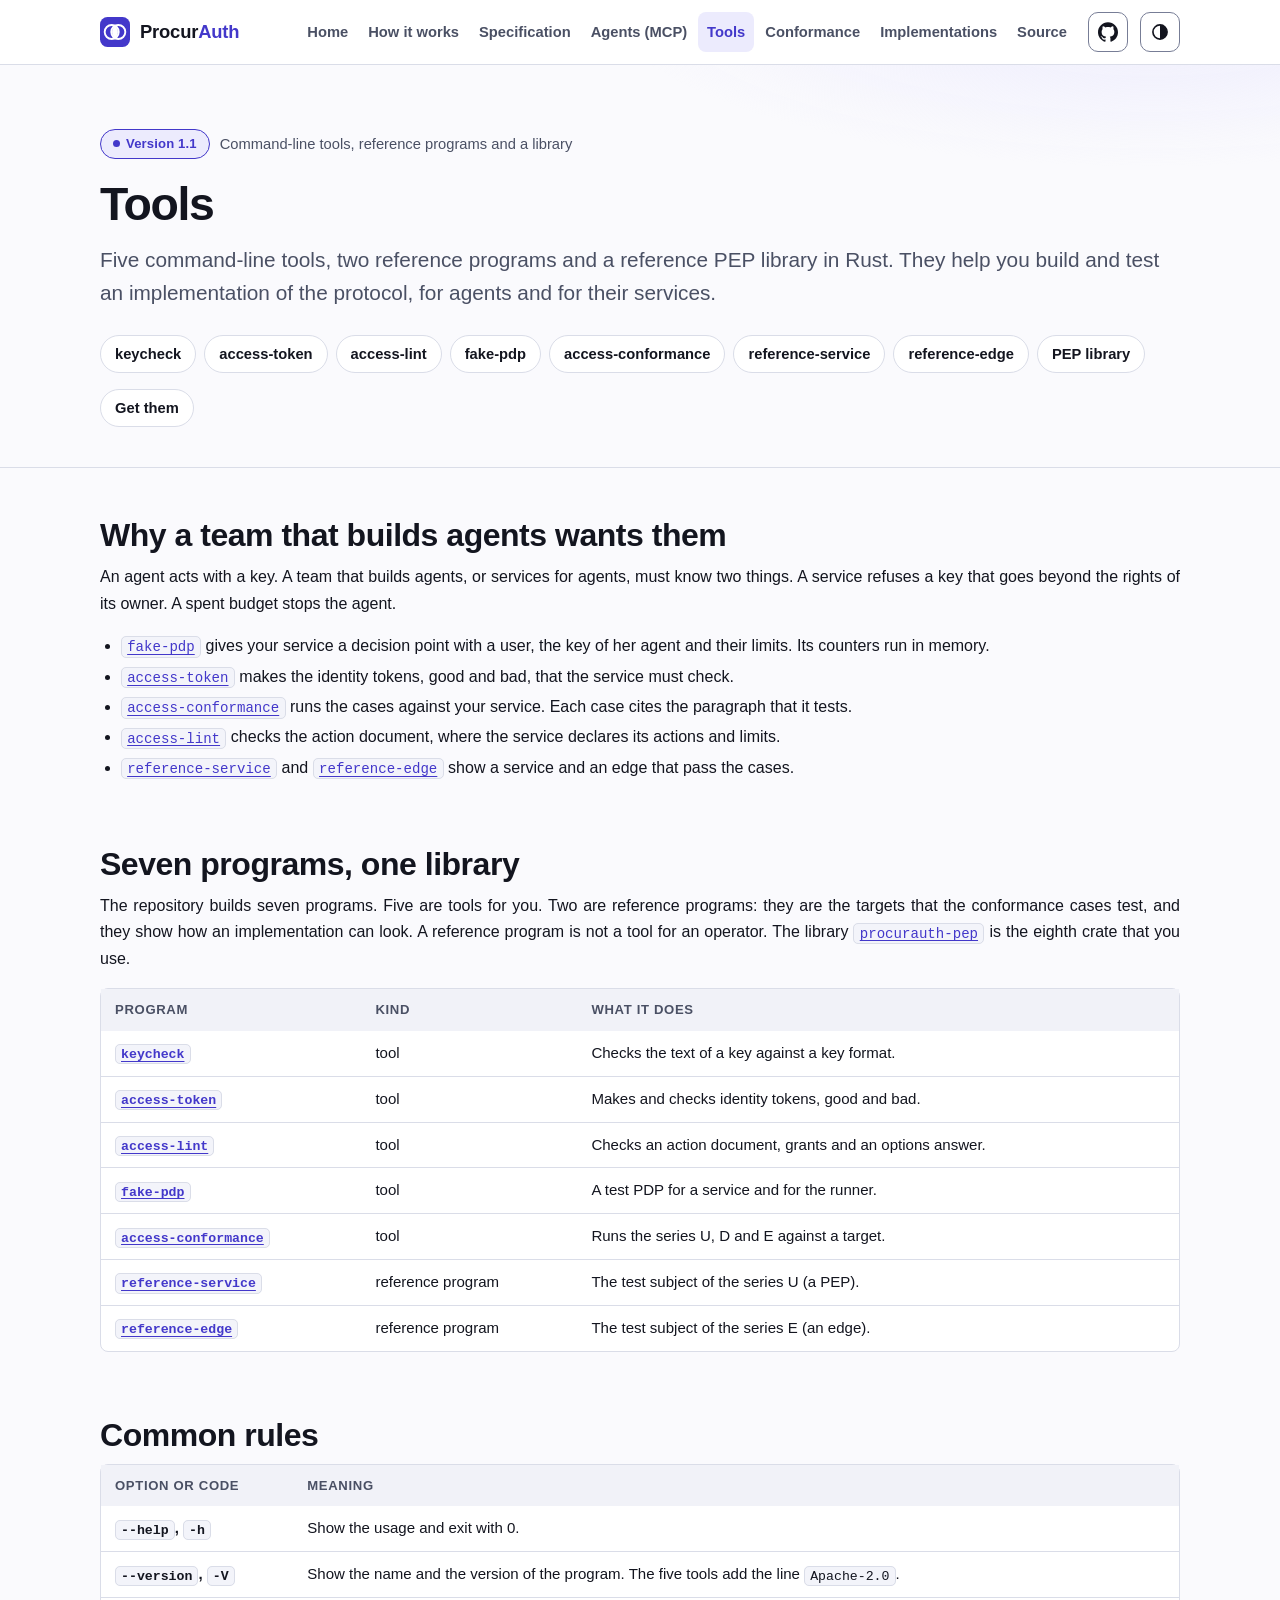
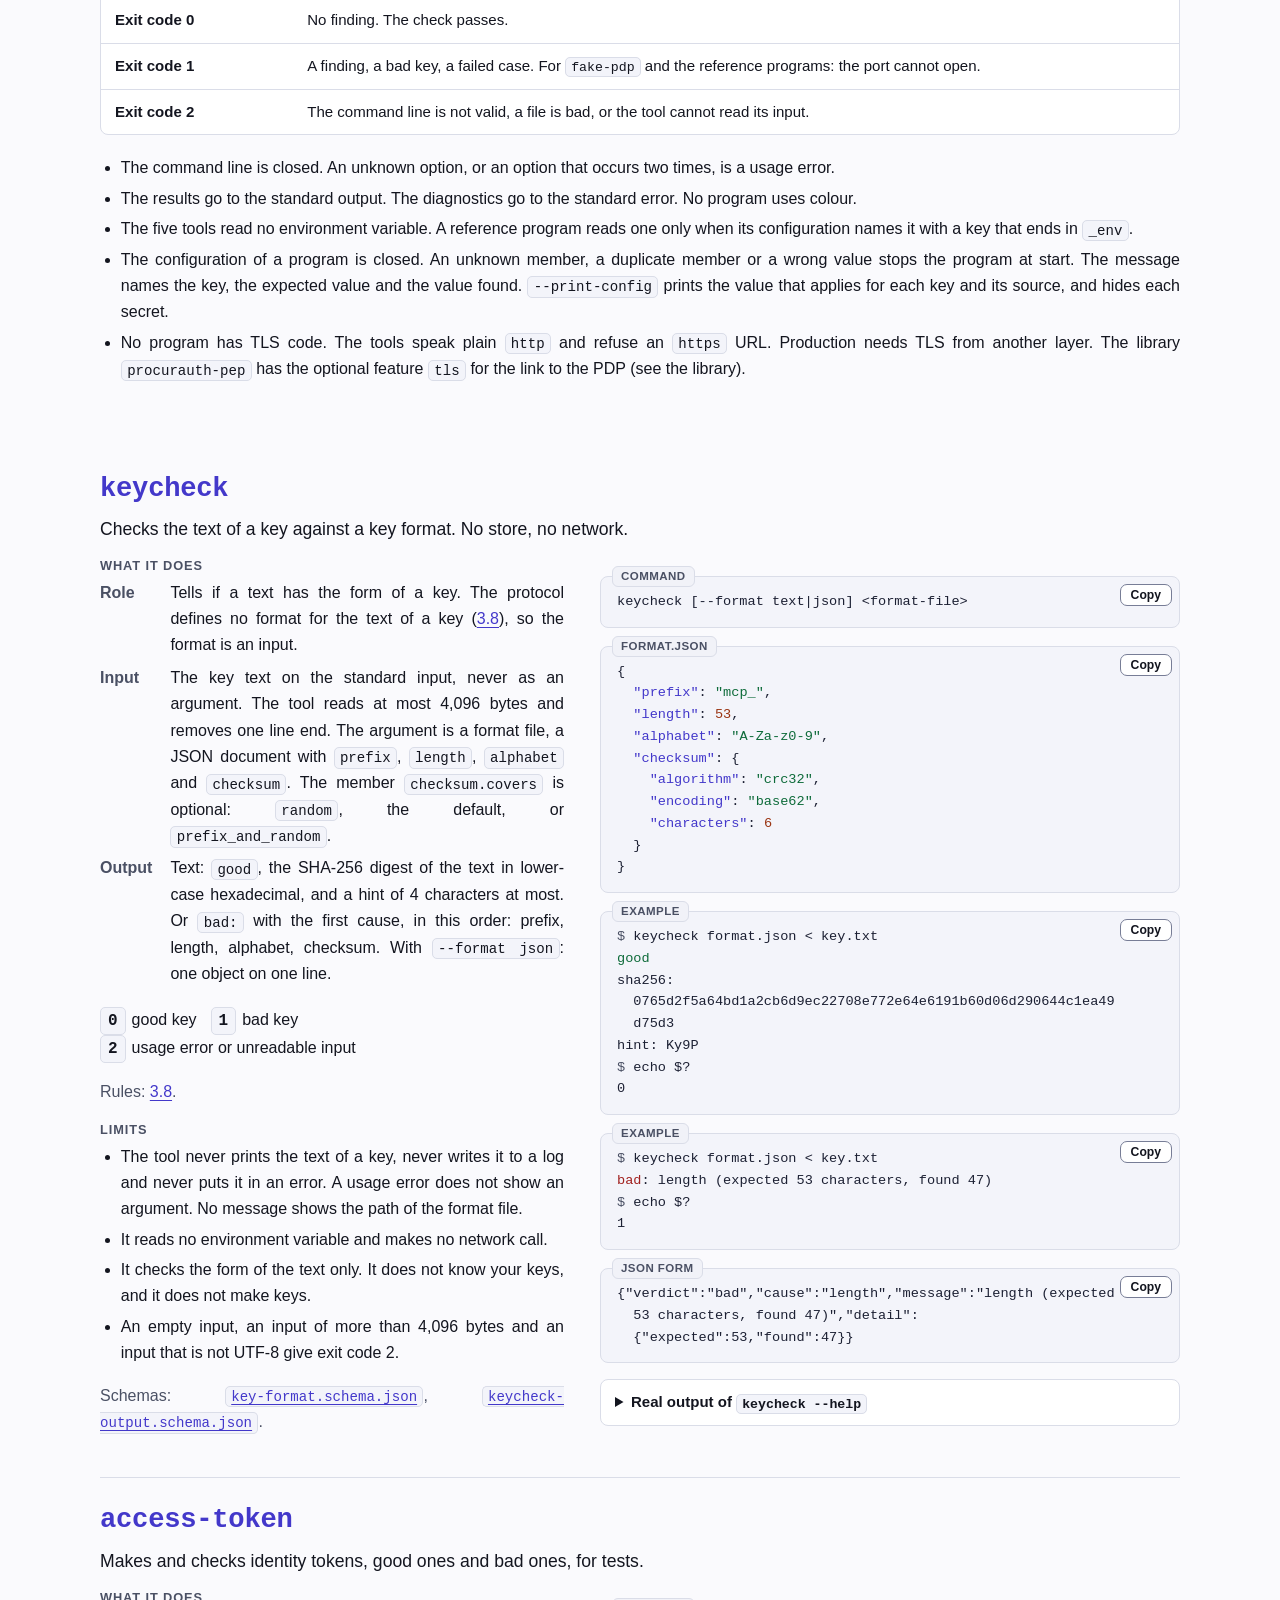
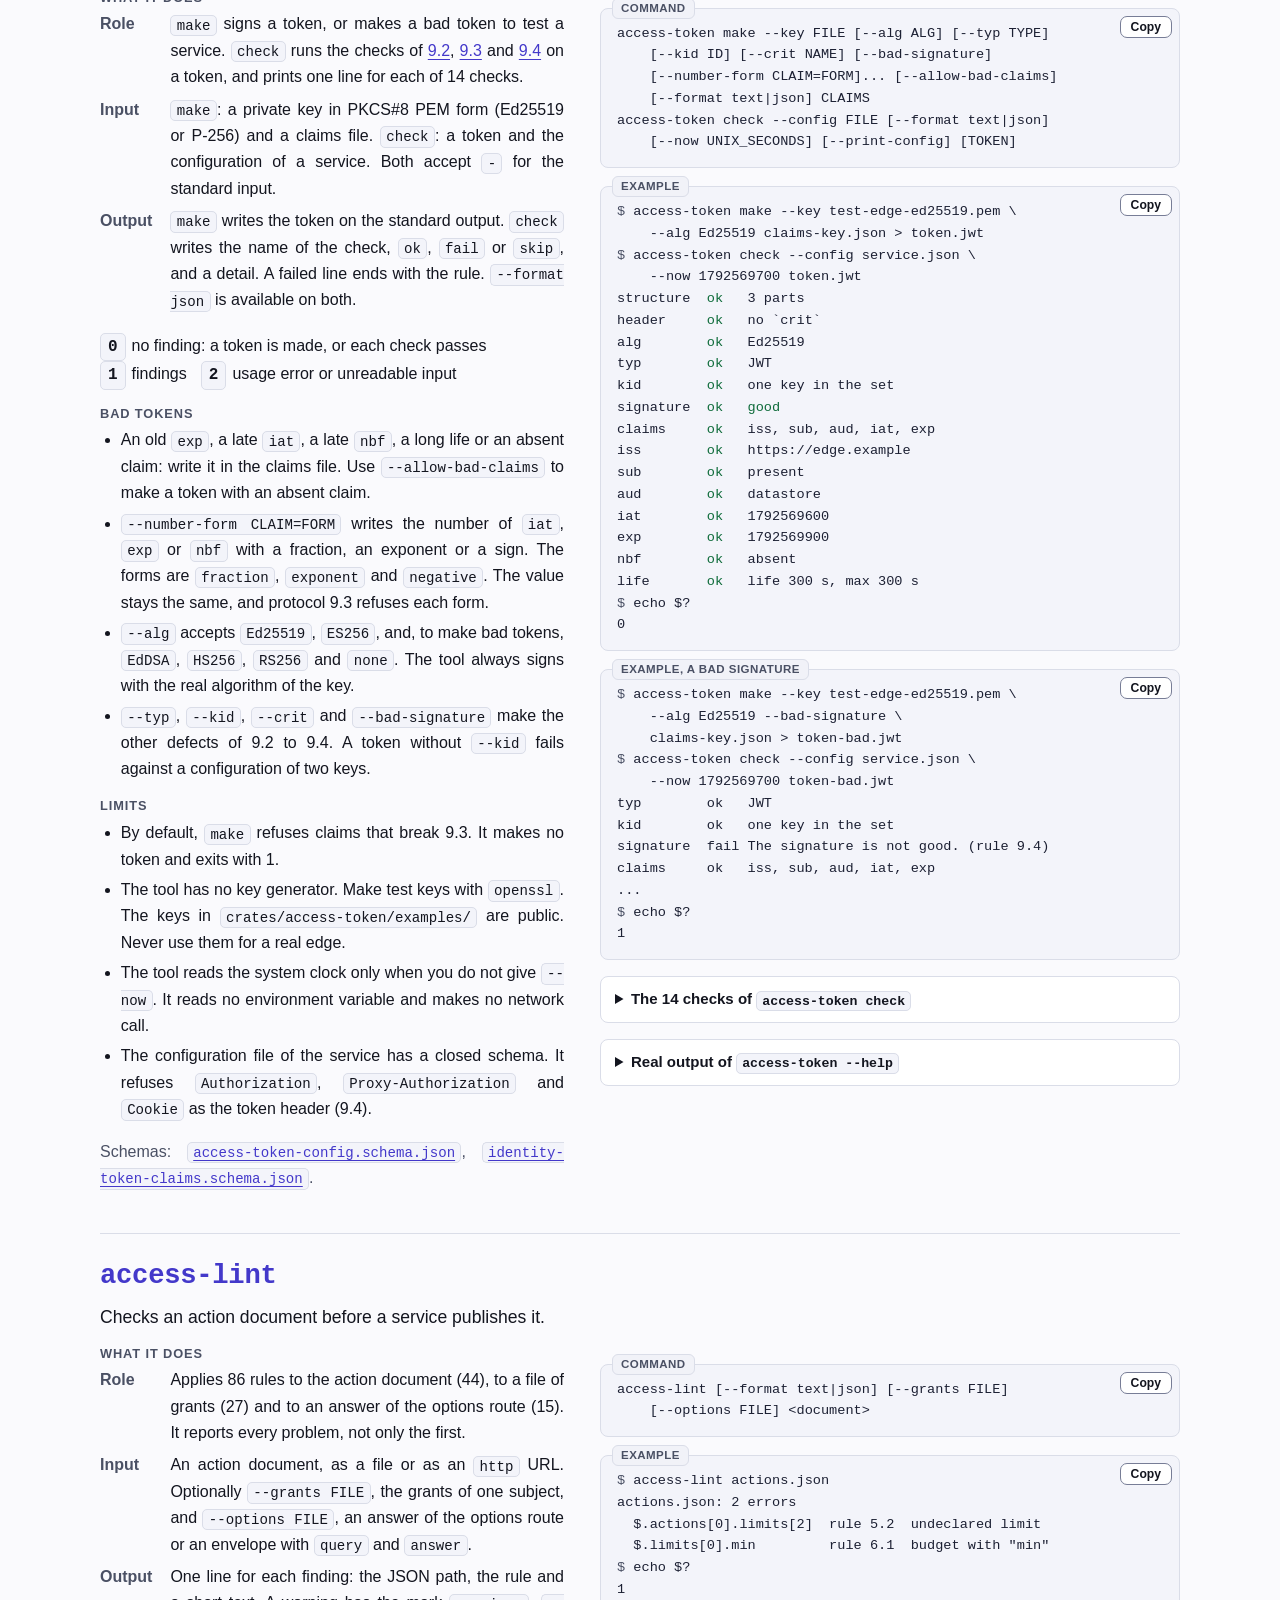
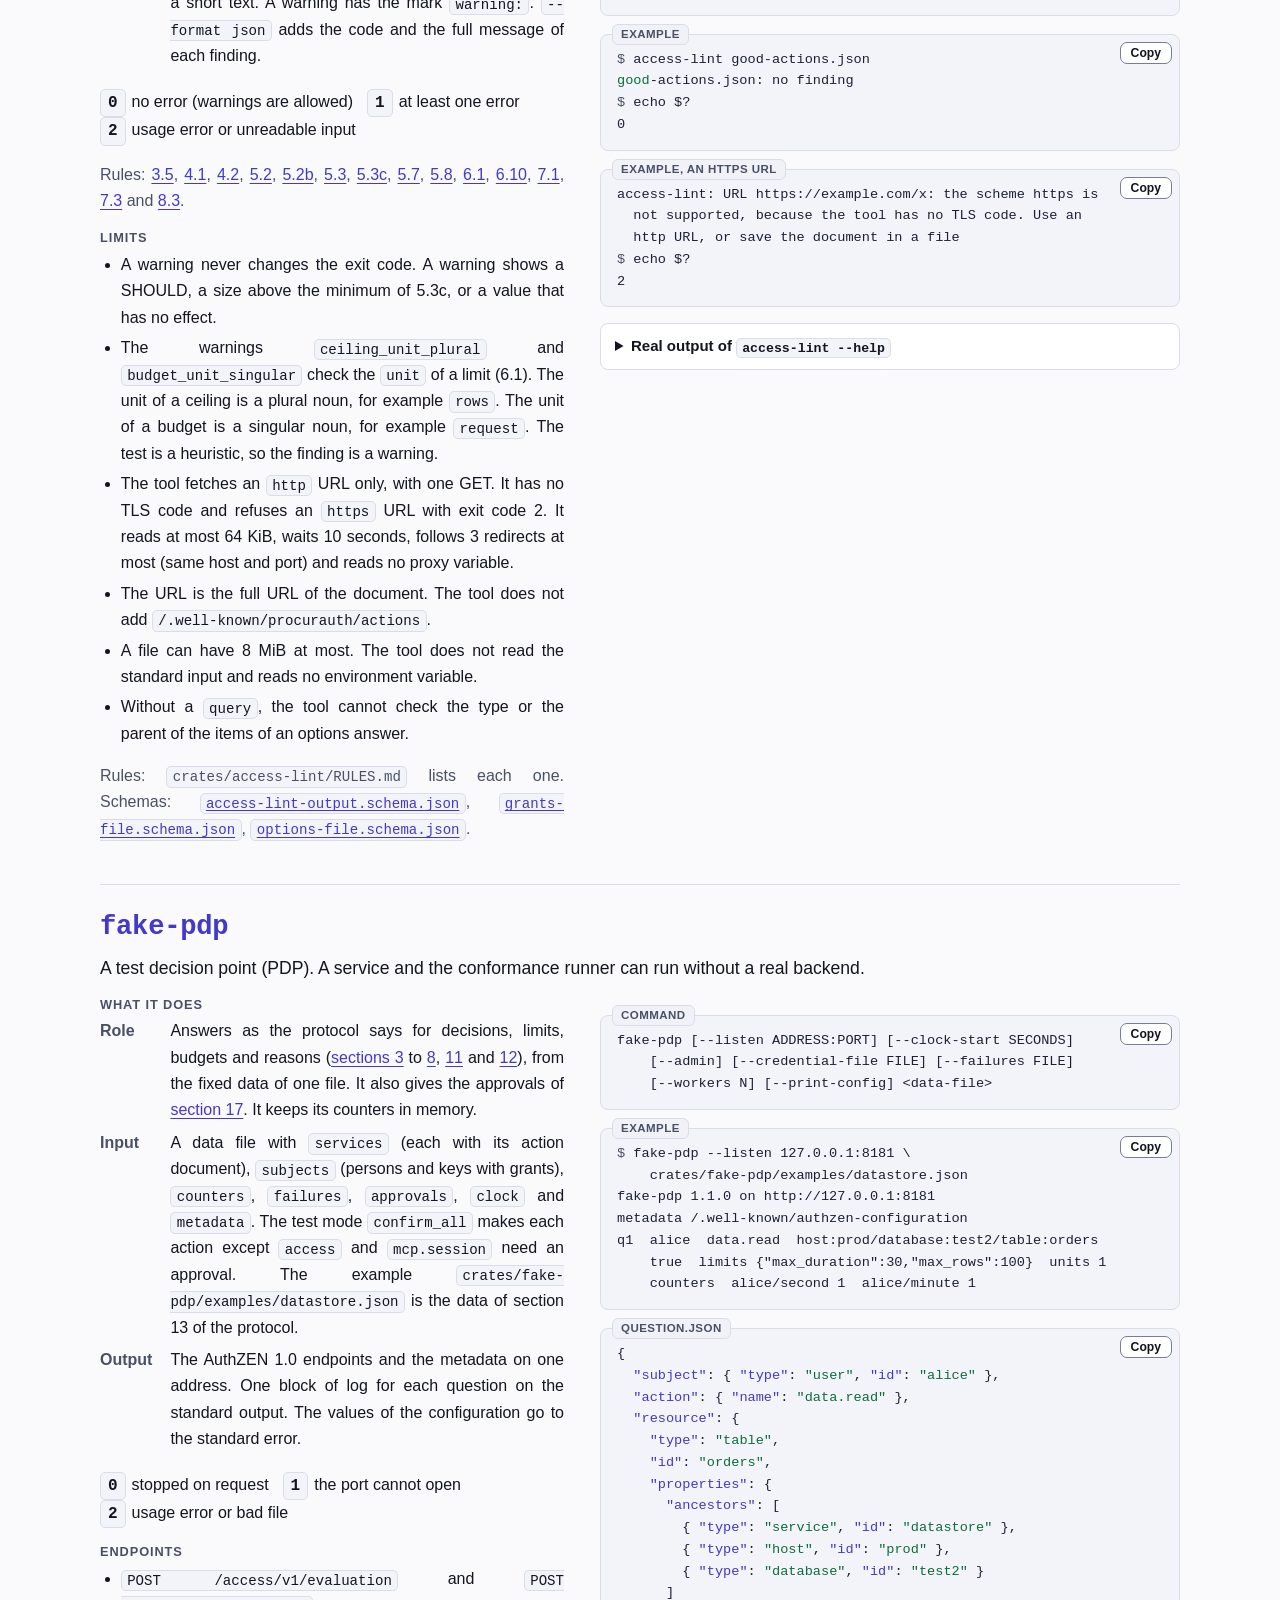
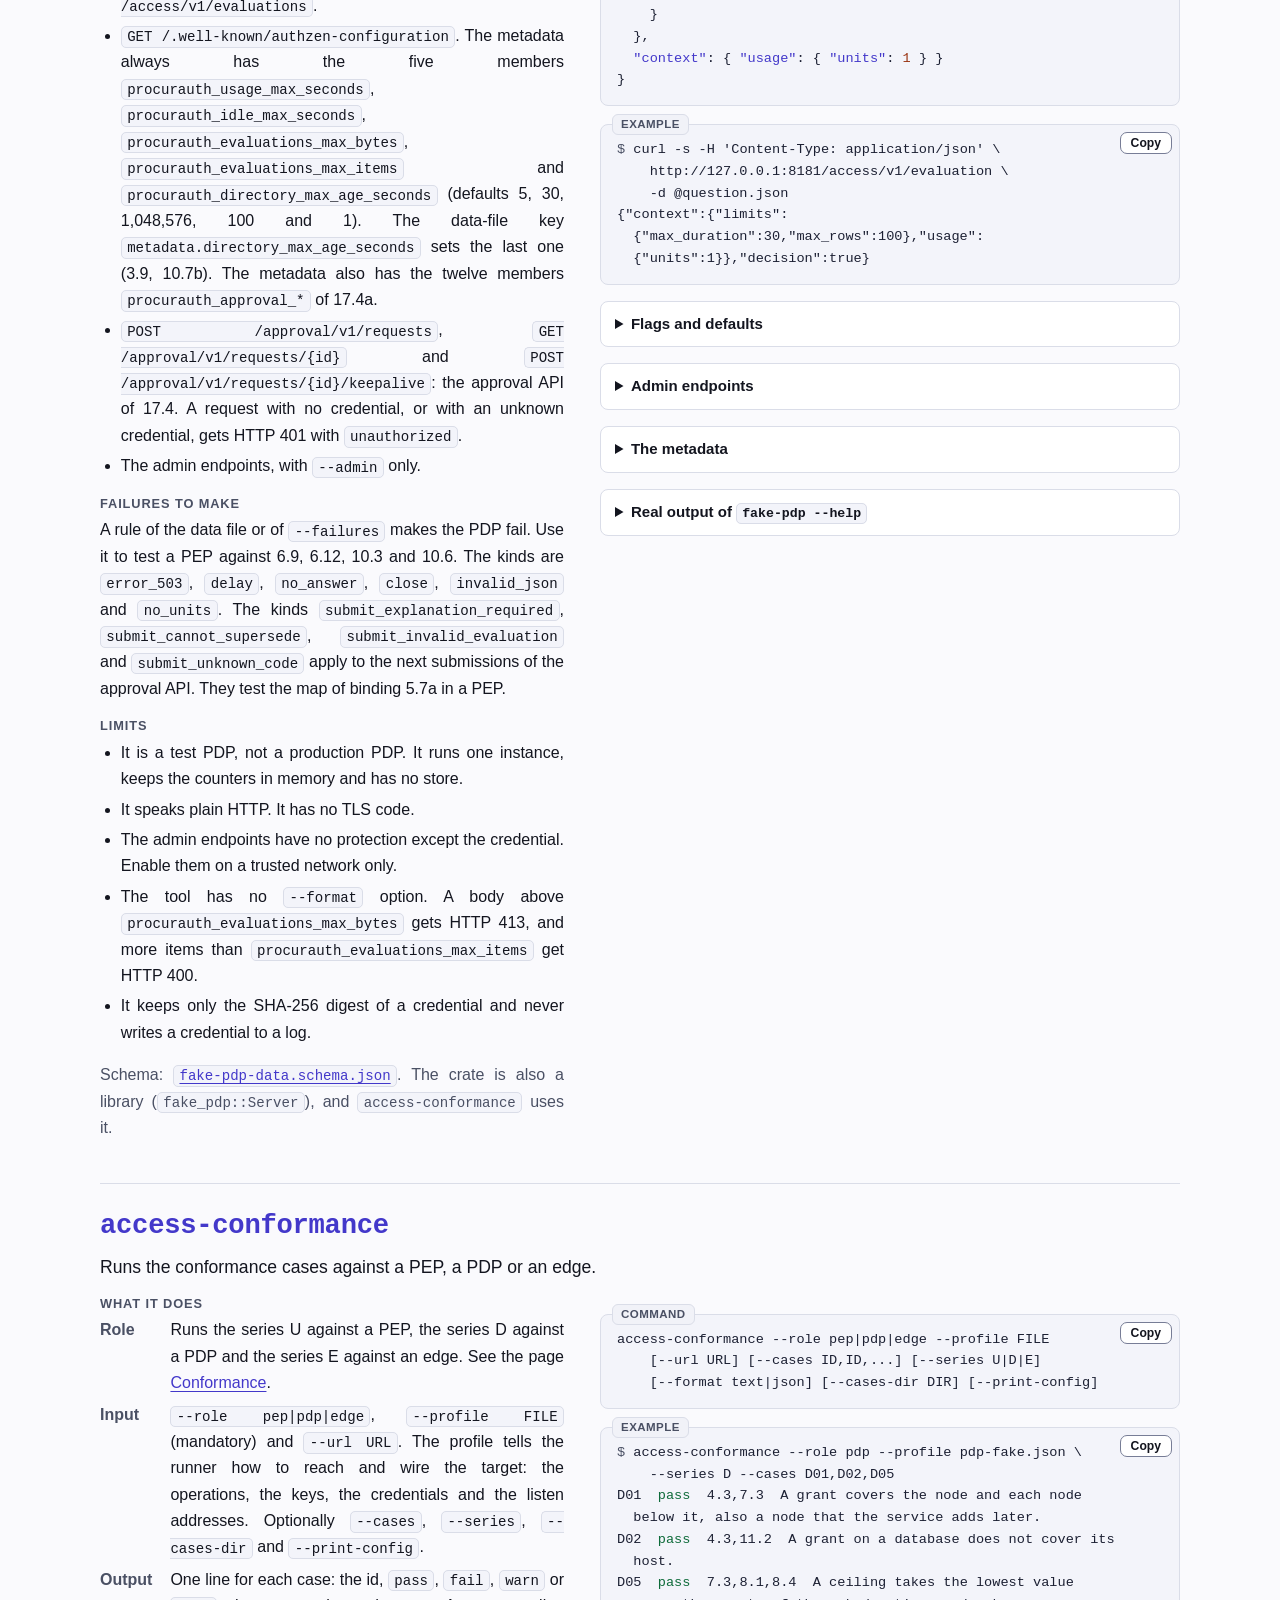
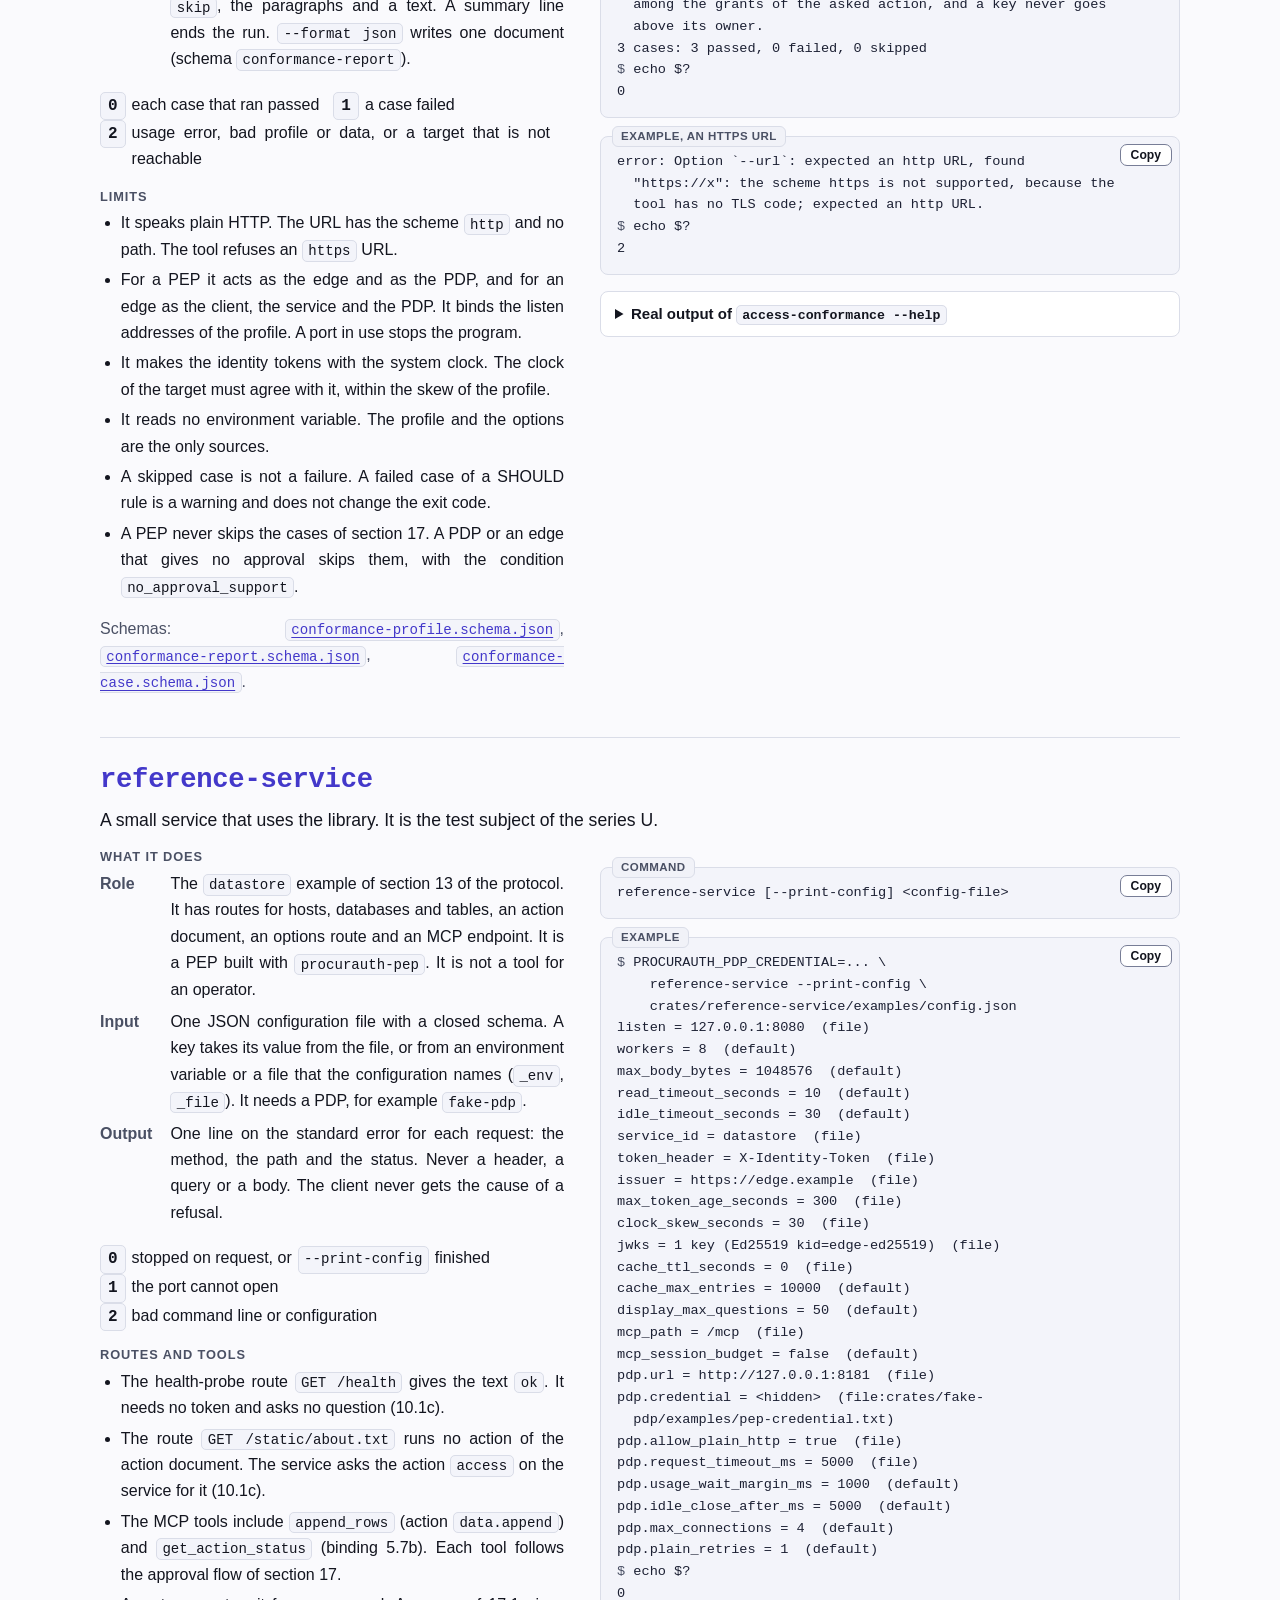
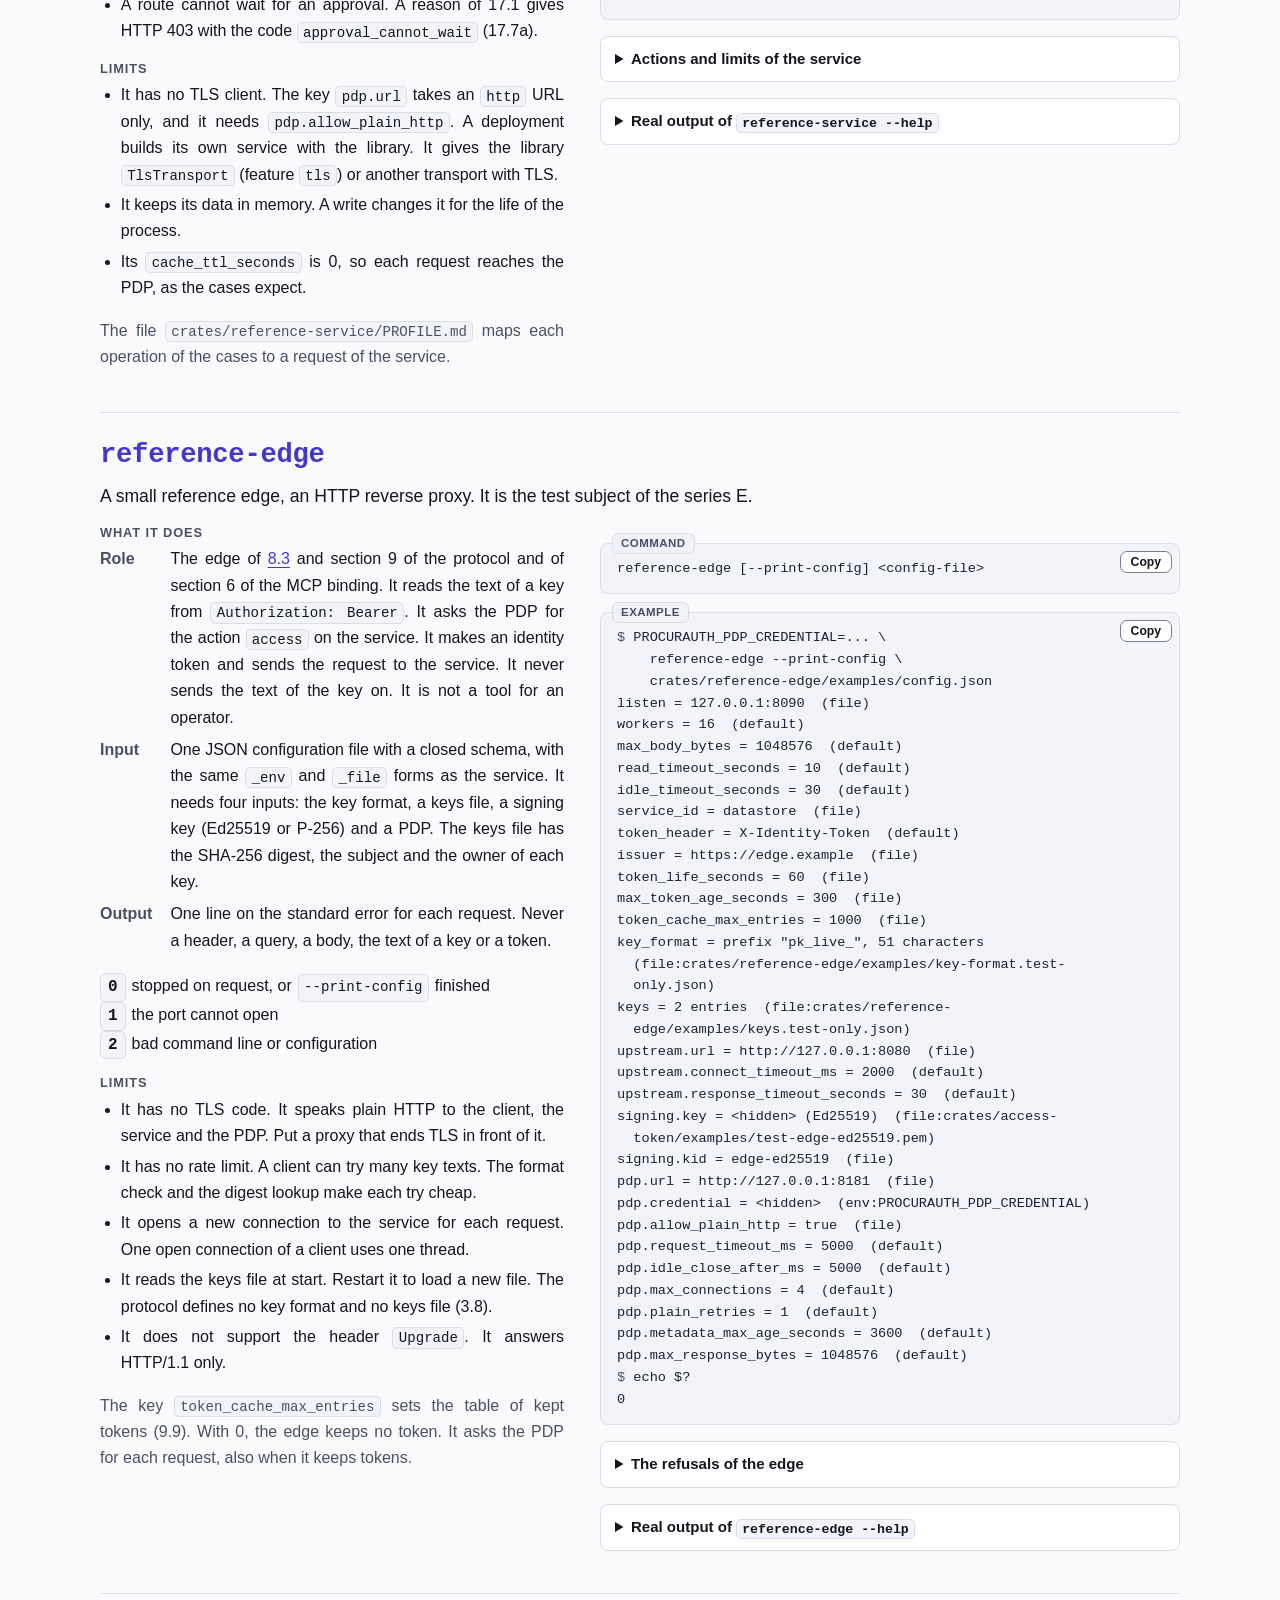
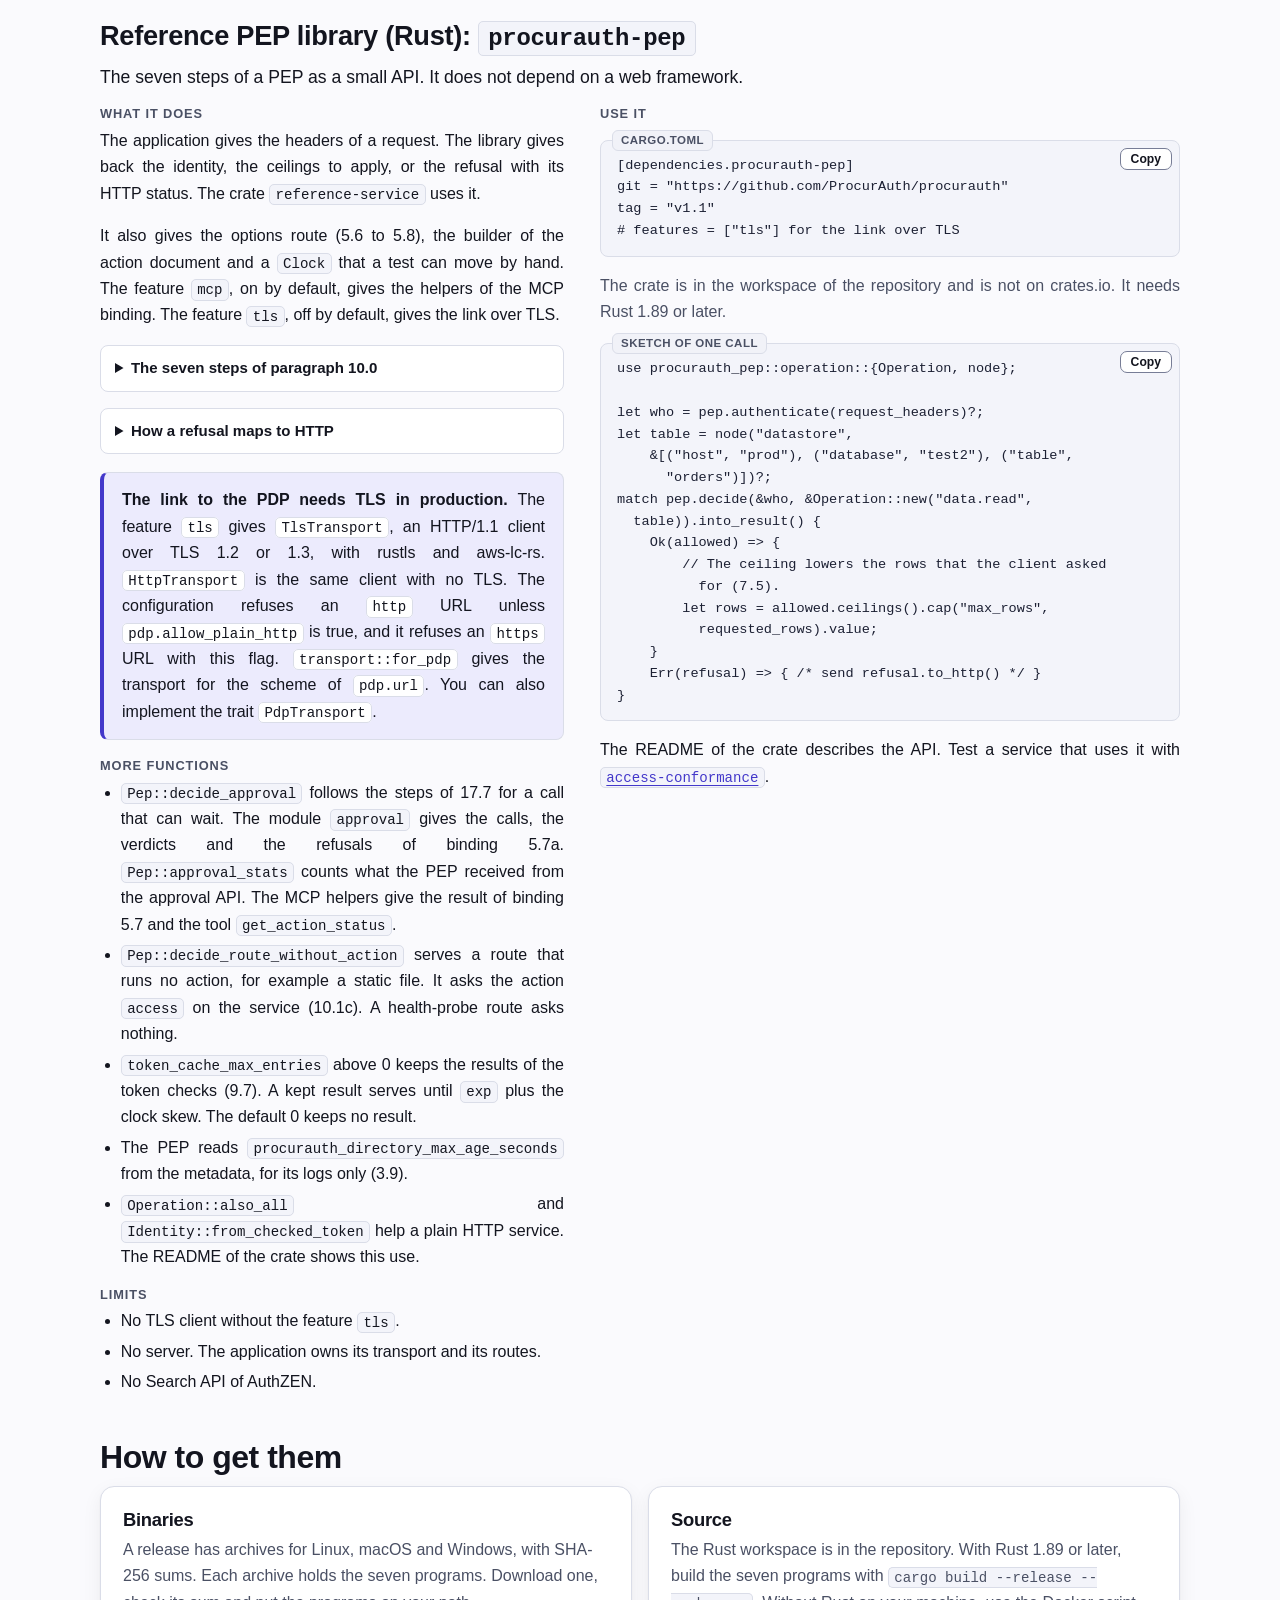
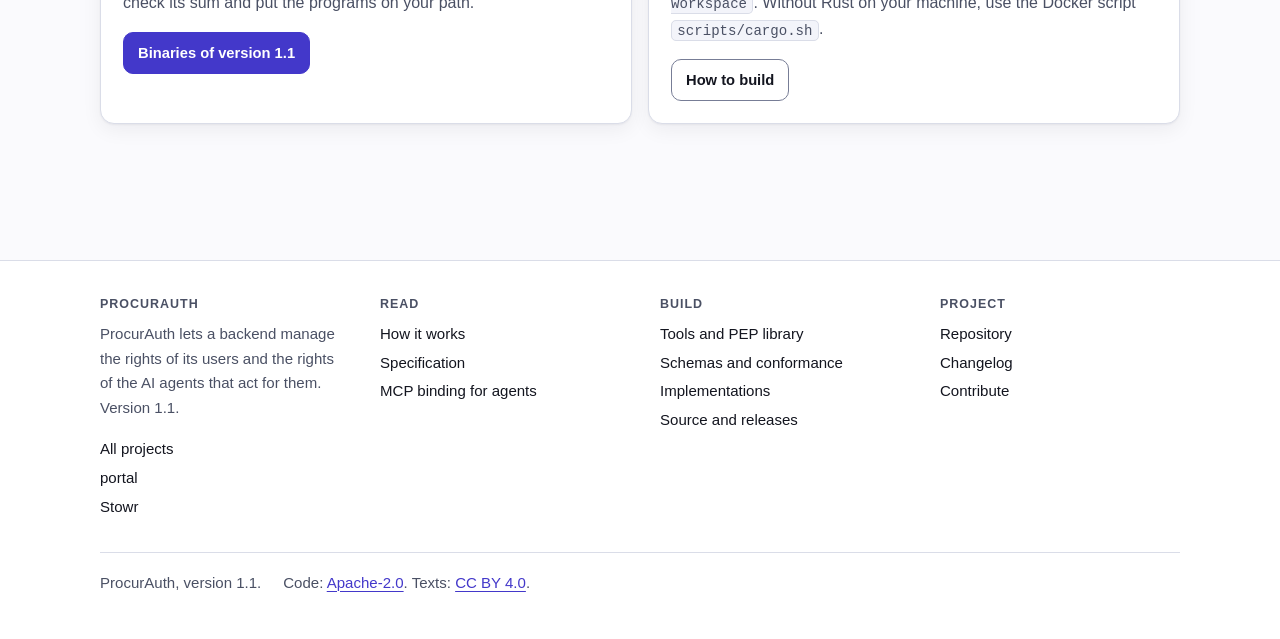
<file: docs/tools.html>
<!doctype html>
<html lang="en">
<head>
<meta charset="utf-8">
<meta name="viewport" content="width=device-width, initial-scale=1">
<meta name="color-scheme" content="light dark">
<meta name="description" content="The five command-line tools of ProcurAuth, two reference programs and the reference PEP library in Rust: keycheck, access-token, access-lint, fake-pdp, access-conformance, reference-service, reference-edge and procurauth-pep.">
<meta property="og:type" content="website">
<meta property="og:site_name" content="ProcurAuth">
<meta property="og:image" content="https://procurauth.github.io/procurauth/assets/og.png">
<meta property="og:image:width" content="1200">
<meta property="og:image:height" content="630">
<meta property="og:image:alt" content="ProcurAuth: delegated access for AI agents. Protocol 1.1, MCP binding, 245 conformance cases.">
<meta name="twitter:image" content="https://procurauth.github.io/procurauth/assets/og.png">
<meta name="twitter:image:alt" content="ProcurAuth: delegated access for AI agents.">
<meta property="og:title" content="Tools | ProcurAuth">
<meta property="og:description" content="The five command-line tools of ProcurAuth, two reference programs and the reference PEP library in Rust: keycheck, access-token, access-lint, fake-pdp, access-conformance, reference-service, reference-edge and procurauth-pep.">
<meta name="twitter:card" content="summary_large_image">
<meta name="twitter:title" content="Tools | ProcurAuth">
<meta name="twitter:description" content="The five command-line tools of ProcurAuth, two reference programs and the reference PEP library in Rust: keycheck, access-token, access-lint, fake-pdp, access-conformance, reference-service, reference-edge and procurauth-pep.">
<link rel="canonical" href="https://procurauth.github.io/procurauth/tools.html">
<meta property="og:url" content="https://procurauth.github.io/procurauth/tools.html">
<title>Tools | ProcurAuth</title>
<link rel="icon" href="assets/favicon.svg" type="image/svg+xml">
<link rel="icon" href="assets/favicon-32.png" sizes="32x32" type="image/png">
<link rel="icon" href="assets/favicon.ico" sizes="16x16 32x32 48x48">
<link rel="apple-touch-icon" href="assets/apple-touch-icon.png">
<link rel="manifest" href="site.webmanifest">
<meta name="theme-color" content="#fafafd" media="(prefers-color-scheme: light)">
<meta name="theme-color" content="#0c0e15" media="(prefers-color-scheme: dark)">
<link rel="stylesheet" href="assets/site.css">
<script src="assets/site.js"></script>
</head>
<body>
<a class="skip" href="#main">Skip to the content</a>
<header class="site-header">
  <div class="wrap bar">
    <a class="brand" href="index.html" aria-label="ProcurAuth, home page"><svg class="mark" viewBox="0 0 32 32" aria-hidden="true" focusable="false"><rect width="32" height="32" rx="8" fill="var(--accent)"/><circle cx="12.5" cy="16" r="7.5" fill="none" stroke="var(--accent-ink)" stroke-width="2"/><circle cx="19.5" cy="16" r="7.5" fill="none" stroke="var(--accent-ink)" stroke-width="2"/><path d="M16 9.9a7.5 7.5 0 0 1 0 12.2a7.5 7.5 0 0 1 0-12.2z" fill="var(--accent-ink)"/></svg><span>Procur<b>Auth</b></span></a>
    <button class="menu-btn" id="menu-btn" type="button" aria-expanded="false" aria-controls="site-nav">Menu</button>
    <nav id="site-nav" aria-label="Main"><ul><li><a href="index.html">Home</a></li><li><a href="how-it-works.html">How it works</a></li><li><a href="specification.html">Specification</a></li><li><a href="mcp-binding.html">Agents (MCP)</a></li><li><a href="tools.html" aria-current="page">Tools</a></li><li><a href="conformance.html">Conformance</a></li><li><a href="implementations.html">Implementations</a></li><li><a href="source.html">Source</a></li><li class="nav-gh"><a href="https://github.com/ProcurAuth/procurauth">GitHub</a></li></ul></nav>
    <a class="gh-link" href="https://github.com/ProcurAuth/procurauth" aria-label="ProcurAuth on GitHub" title="ProcurAuth on GitHub"><svg viewBox="0 0 24 24" aria-hidden="true" focusable="false"><path fill="currentColor" d="M12 .297c-6.63 0-12 5.373-12 12 0 5.303 3.438 9.8 8.205 11.385.6.113.82-.258.82-.577 0-.285-.01-1.04-.015-2.04-3.338.724-4.042-1.61-4.042-1.61C4.422 18.07 3.633 17.7 3.633 17.7c-1.087-.744.084-.729.084-.729 1.205.084 1.838 1.236 1.838 1.236 1.07 1.835 2.809 1.305 3.495.998.108-.776.417-1.305.76-1.605-2.665-.3-5.466-1.332-5.466-5.93 0-1.31.465-2.38 1.235-3.22-.135-.303-.54-1.523.105-3.176 0 0 1.005-.322 3.3 1.23.96-.267 1.98-.399 3-.405 1.02.006 2.04.138 3 .405 2.28-1.552 3.285-1.23 3.285-1.23.645 1.653.24 2.873.12 3.176.765.84 1.23 1.91 1.23 3.22 0 4.61-2.805 5.625-5.475 5.92.42.36.81 1.096.81 2.22 0 1.606-.015 2.896-.015 3.286 0 .315.21.69.825.57C20.565 22.092 24 17.592 24 12.297c0-6.627-5.373-12-12-12"/></svg><span>GitHub</span></a>
    <button class="icon-btn" id="theme-btn" type="button" aria-label="Switch colour theme" title="Switch colour theme"><svg viewBox="0 0 24 24" aria-hidden="true" focusable="false"><circle cx="12" cy="12" r="8.5" fill="none" stroke="currentColor" stroke-width="2"/><path d="M12 3.5a8.5 8.5 0 0 1 0 17z" fill="currentColor"/></svg></button>
  </div>
</header>
<main id="main">
<div class="page-head"><div class="wrap"><p class="eyebrow"><span class="badge">Version 1.1</span> Command-line tools, reference programs and a library</p><h1>Tools</h1><p class="lede">Five command-line tools, two reference programs and a reference PEP library in Rust. They help you build and test an implementation of the protocol, for agents and for their services.</p><ul class="chips" aria-label="On this page"><li><a href="#keycheck">keycheck</a></li><li><a href="#access-token">access-token</a></li><li><a href="#access-lint">access-lint</a></li><li><a href="#fake-pdp">fake-pdp</a></li><li><a href="#access-conformance">access-conformance</a></li><li><a href="#reference-service">reference-service</a></li><li><a href="#reference-edge">reference-edge</a></li><li><a href="#pep-library">PEP library</a></li><li><a href="#get">Get them</a></li></ul></div></div><div class="page-body"><div class="wrap"><section class="block" id="why" aria-labelledby="why-h">
  <h2 id="why-h">Why a team that builds agents wants them</h2>
  <p class="prose">An agent acts with a key. A team that builds agents, or services for agents, must know two things. A service refuses a key that goes beyond the rights of its owner. A spent budget stops the agent.</p>
  <ul class="prose">
    <li><a href="#fake-pdp"><code>fake-pdp</code></a> gives your service a decision point with a user, the key of her agent and their limits. Its counters run in memory.</li>
    <li><a href="#access-token"><code>access-token</code></a> makes the identity tokens, good and bad, that the service must check.</li>
    <li><a href="#access-conformance"><code>access-conformance</code></a> runs the cases against your service. Each case cites the paragraph that it tests.</li>
    <li><a href="#access-lint"><code>access-lint</code></a> checks the action document, where the service declares its actions and limits.</li>
    <li><a href="#reference-service"><code>reference-service</code></a> and <a href="#reference-edge"><code>reference-edge</code></a> show a service and an edge that pass the cases.</li>
  </ul>
</section><section class="block" id="seven" aria-labelledby="seven-h">
  <h2 id="seven-h">Seven programs, one library</h2>
  <p class="prose">The repository builds seven programs. Five are tools for you. Two are reference programs: they are the targets that the conformance cases test, and they show how an implementation can look. A reference program is not a tool for an operator. The library <a href="#pep-library"><code>procurauth-pep</code></a> is the eighth crate that you use.</p>
  <div class="tablewrap"><table><thead><tr><th scope="col">Program</th><th scope="col">Kind</th><th scope="col">What it does</th></tr></thead><tbody><tr><th scope="row"><a href="#keycheck"><code>keycheck</code></a></th><td data-label="Kind">tool</td><td data-label="What it does">Checks the text of a key against a key format.</td></tr><tr><th scope="row"><a href="#access-token"><code>access-token</code></a></th><td data-label="Kind">tool</td><td data-label="What it does">Makes and checks identity tokens, good and bad.</td></tr><tr><th scope="row"><a href="#access-lint"><code>access-lint</code></a></th><td data-label="Kind">tool</td><td data-label="What it does">Checks an action document, grants and an options answer.</td></tr><tr><th scope="row"><a href="#fake-pdp"><code>fake-pdp</code></a></th><td data-label="Kind">tool</td><td data-label="What it does">A test PDP for a service and for the runner.</td></tr><tr><th scope="row"><a href="#access-conformance"><code>access-conformance</code></a></th><td data-label="Kind">tool</td><td data-label="What it does">Runs the series U, D and E against a target.</td></tr><tr><th scope="row"><a href="#reference-service"><code>reference-service</code></a></th><td data-label="Kind">reference program</td><td data-label="What it does">The test subject of the series U (a PEP).</td></tr><tr><th scope="row"><a href="#reference-edge"><code>reference-edge</code></a></th><td data-label="Kind">reference program</td><td data-label="What it does">The test subject of the series E (an edge).</td></tr></tbody></table></div>
</section><section class="block" id="conventions" aria-labelledby="conv-h">
  <h2 id="conv-h">Common rules</h2>
  <div class="tablewrap"><table>
  <thead><tr><th scope="col">Option or code</th><th scope="col">Meaning</th></tr></thead>
  <tbody>
  <tr><th scope="row"><code>--help</code>, <code>-h</code></th><td data-label="Meaning">Show the usage and exit with 0.</td></tr>
  <tr><th scope="row"><code>--version</code>, <code>-V</code></th><td data-label="Meaning">Show the name and the version of the program. The five tools add the line <code>Apache-2.0</code>.</td></tr>
  <tr><th scope="row">Exit code 0</th><td data-label="Meaning">No finding. The check passes.</td></tr>
  <tr><th scope="row">Exit code 1</th><td data-label="Meaning">A finding, a bad key, a failed case. For <code>fake-pdp</code> and the reference programs: the port cannot open.</td></tr>
  <tr><th scope="row">Exit code 2</th><td data-label="Meaning">The command line is not valid, a file is bad, or the tool cannot read its input.</td></tr>
  </tbody></table></div>
  <ul class="prose">
    <li>The command line is closed. An unknown option, or an option that occurs two times, is a usage error.</li>
    <li>The results go to the standard output. The diagnostics go to the standard error. No program uses colour.</li>
    <li>The five tools read no environment variable. A reference program reads one only when its configuration names it with a key that ends in <code>_env</code>.</li>
    <li>The configuration of a program is closed. An unknown member, a duplicate member or a wrong value stops the program at start. The message names the key, the expected value and the value found. <code>--print-config</code> prints the value that applies for each key and its source, and hides each secret.</li>
    <li>No program has TLS code. The tools speak plain <code>http</code> and refuse an <code>https</code> URL. Production needs TLS from another layer. The library <code>procurauth-pep</code> has the optional feature <code>tls</code> for the link to the PDP (see the library).</li>
  </ul>
</section><div class="block"><section class="tool-section" id="keycheck" aria-labelledby="keycheck-h">
  <h2 id="keycheck-h">keycheck</h2>
  <p class="tagline">Checks the text of a key against a key format. No store, no network.</p>
  <div class="tool-grid">
    <div><h3>What it does</h3><dl class="kv"><dt>Role</dt><dd>Tells if a text has the form of a key. The protocol defines no format for the text of a key (<a href="specification.html#p-3-8">3.8</a>), so the format is an input.</dd><dt>Input</dt><dd>The key text on the standard input, never as an argument. The tool reads at most 4,096 bytes and removes one line end. The argument is a format file, a JSON document with <code>prefix</code>, <code>length</code>, <code>alphabet</code> and <code>checksum</code>. The member <code>checksum.covers</code> is optional: <code>random</code>, the default, or <code>prefix_and_random</code>.</dd><dt>Output</dt><dd>Text: <code>good</code>, the SHA-256 digest of the text in lower-case hexadecimal, and a hint of 4 characters at most. Or <code>bad:</code> with the first cause, in this order: prefix, length, alphabet, checksum. With <code>--format json</code>: one object on one line.</dd></dl><p><span class="exit"><b>0</b> good key</span><span class="exit"><b>1</b> bad key</span><span class="exit"><b>2</b> usage error or unreadable input</span></p><p class="muted">Rules: <a href="specification.html#p-3-8">3.8</a>.</p><h3>Limits</h3><ul><li>The tool never prints the text of a key, never writes it to a log and never puts it in an error. A usage error does not show an argument. No message shows the path of the format file.</li><li>It reads no environment variable and makes no network call.</li><li>It checks the form of the text only. It does not know your keys, and it does not make keys.</li><li>An empty input, an input of more than 4,096 bytes and an input that is not UTF-8 give exit code 2.</li></ul><p class="muted">Schemas: <a href="schemas/key-format.schema.json"><code>key-format.schema.json</code></a>, <a href="schemas/keycheck-output.schema.json"><code>keycheck-output.schema.json</code></a>.</p></div>
    <div><div class="code-wrap"><span class="label">Command</span><pre data-copy tabindex="0" aria-label="Code example: Command"><code><span class="ln" style="--i:0">keycheck [--format text|json] &lt;format-file&gt;</span></code></pre></div><div class="code-wrap"><span class="label">format.json</span><pre data-copy tabindex="0" aria-label="Code example: format.json"><code><span class="ln" style="--i:0">{</span><span class="ln" style="--i:2">  <span class="k">"prefix"</span>: <span class="s">"mcp_"</span>,</span><span class="ln" style="--i:2">  <span class="k">"length"</span>: <span class="n">53</span>,</span><span class="ln" style="--i:2">  <span class="k">"alphabet"</span>: <span class="s">"A-Za-z0-9"</span>,</span><span class="ln" style="--i:2">  <span class="k">"checksum"</span>: {</span><span class="ln" style="--i:4">    <span class="k">"algorithm"</span>: <span class="s">"crc32"</span>,</span><span class="ln" style="--i:4">    <span class="k">"encoding"</span>: <span class="s">"base62"</span>,</span><span class="ln" style="--i:4">    <span class="k">"characters"</span>: <span class="n">6</span></span><span class="ln" style="--i:2">  }</span><span class="ln" style="--i:0">}</span></code></pre></div><div class="code-wrap"><span class="label">Example</span><pre data-copy tabindex="0" aria-label="Code example: Example"><code><span class="ln" style="--i:0"><span class="c">$ </span>keycheck format.json &lt; key.txt</span><span class="ln" style="--i:0"><span class="s">good</span></span><span class="ln" style="--i:0">sha256: 0765d2f5a64bd1a2cb6d9ec22708e772e64e6191b60d06d290644c1ea49d75d3</span><span class="ln" style="--i:0">hint: Ky9P</span><span class="ln" style="--i:0"><span class="c">$ </span>echo $?<wbr></span><span class="ln" style="--i:0">0</span></code></pre></div><div class="code-wrap"><span class="label">Example</span><pre data-copy tabindex="0" aria-label="Code example: Example"><code><span class="ln" style="--i:0"><span class="c">$ </span>keycheck format.json &lt; key.txt</span><span class="ln" style="--i:0"><span class="e">bad</span>: length (expected 53 characters, found 47)</span><span class="ln" style="--i:0"><span class="c">$ </span>echo $?<wbr></span><span class="ln" style="--i:0">1</span></code></pre></div><div class="code-wrap"><span class="label">JSON form</span><pre data-copy tabindex="0" aria-label="Code example: JSON form"><code><span class="ln" style="--i:0">{"verdict":"bad","cause":"length","message":"length (expected 53 characters, found 47)","detail":{"expected":53,"found":47}}</span></code></pre></div><details class="more"><summary>Real output of <code>keycheck --help</code></summary><div class="code-wrap"><span class="label">keycheck --help</span><pre data-copy tabindex="0" aria-label="Code example: keycheck --help"><code><span class="ln" style="--i:0">Check the text of a key against a key format.</span><span class="ln" style="--i:0"></span><span class="ln" style="--i:0">The text of the key comes from the standard input, and never from an argument. The program prints the verdict on the standard output. For a good key it prints the SHA-256 digest and a hint of at most 4 characters. The program never prints the text of the key.</span><span class="ln" style="--i:0"></span><span class="ln" style="--i:0">Usage: keycheck [--format text|json] &lt;format-file&gt;</span><span class="ln" style="--i:0"></span><span class="ln" style="--i:0">Arguments:</span><span class="ln" style="--i:2">  &lt;format-file&gt;</span><span class="ln" style="--i:10">          The file of the key format: a JSON document with `prefix`, `length`, `alphabet` and `checksum`</span><span class="ln" style="--i:0"></span><span class="ln" style="--i:0">Options:</span><span class="ln" style="--i:6">      --format &lt;text|json&gt;</span><span class="ln" style="--i:10">          The form of the output</span><span class="ln" style="--i:0"></span><span class="ln" style="--i:10">          Possible values:</span><span class="ln" style="--i:10">          - text: Lines of text. This is the default</span><span class="ln" style="--i:10">          - json: One JSON object on one line</span><span class="ln" style="--i:10">          </span><span class="ln" style="--i:10">          [default: text]</span><span class="ln" style="--i:0"></span><span class="ln" style="--i:2">  -h, --help</span><span class="ln" style="--i:10">          Print help (see a summary with '-h')</span><span class="ln" style="--i:0"></span><span class="ln" style="--i:2">  -V, --version</span><span class="ln" style="--i:10">          Print version</span><span class="ln" style="--i:0"></span><span class="ln" style="--i:0">Exit codes: 0 for a good key, 1 for a bad key, 2 for a usage error or an input that the program cannot read.</span></code></pre></div></details></div>
  </div>
</section><section class="tool-section" id="access-token" aria-labelledby="access-token-h">
  <h2 id="access-token-h">access-token</h2>
  <p class="tagline">Makes and checks identity tokens, good ones and bad ones, for tests.</p>
  <div class="tool-grid">
    <div><h3>What it does</h3><dl class="kv"><dt>Role</dt><dd><code>make</code> signs a token, or makes a bad token to test a service. <code>check</code> runs the checks of <a href="specification.html#p-9-2">9.2</a>, <a href="specification.html#p-9-3">9.3</a> and <a href="specification.html#p-9-4">9.4</a> on a token, and prints one line for each of 14 checks.</dd><dt>Input</dt><dd><code>make</code>: a private key in PKCS#8 PEM form (Ed25519 or P-256) and a claims file. <code>check</code>: a token and the configuration of a service. Both accept <code>-</code> for the standard input.</dd><dt>Output</dt><dd><code>make</code> writes the token on the standard output. <code>check</code> writes the name of the check, <code>ok</code>, <code>fail</code> or <code>skip</code>, and a detail. A failed line ends with the rule. <code>--format json</code> is available on both.</dd></dl><p><span class="exit"><b>0</b> no finding: a token is made, or each check passes</span><span class="exit"><b>1</b> findings</span><span class="exit"><b>2</b> usage error or unreadable input</span></p><h3>Bad tokens</h3><ul><li>An old <code>exp</code>, a late <code>iat</code>, a late <code>nbf</code>, a long life or an absent claim: write it in the claims file. Use <code>--allow-bad-claims</code> to make a token with an absent claim.</li><li><code>--number-form CLAIM=FORM</code> writes the number of <code>iat</code>, <code>exp</code> or <code>nbf</code> with a fraction, an exponent or a sign. The forms are <code>fraction</code>, <code>exponent</code> and <code>negative</code>. The value stays the same, and protocol 9.3 refuses each form.</li><li><code>--alg</code> accepts <code>Ed25519</code>, <code>ES256</code>, and, to make bad tokens, <code>EdDSA</code>, <code>HS256</code>, <code>RS256</code> and <code>none</code>. The tool always signs with the real algorithm of the key.</li><li><code>--typ</code>, <code>--kid</code>, <code>--crit</code> and <code>--bad-signature</code> make the other defects of 9.2 to 9.4. A token without <code>--kid</code> fails against a configuration of two keys.</li></ul><h3>Limits</h3><ul><li>By default, <code>make</code> refuses claims that break 9.3. It makes no token and exits with 1.</li><li>The tool has no key generator. Make test keys with <code>openssl</code>. The keys in <code>crates/access-token/examples/</code> are public. Never use them for a real edge.</li><li>The tool reads the system clock only when you do not give <code>--now</code>. It reads no environment variable and makes no network call.</li><li>The configuration file of the service has a closed schema. It refuses <code>Authorization</code>, <code>Proxy-Authorization</code> and <code>Cookie</code> as the token header (9.4).</li></ul><p class="muted">Schemas: <a href="schemas/access-token-config.schema.json"><code>access-token-config.schema.json</code></a>, <a href="schemas/identity-token-claims.schema.json"><code>identity-token-claims.schema.json</code></a>.</p></div>
    <div><div class="code-wrap"><span class="label">Command</span><pre data-copy tabindex="0" aria-label="Code example: Command"><code><span class="ln" style="--i:0">access-token make --key FILE [--alg ALG] [--typ TYPE]</span><span class="ln" style="--i:4">    [--kid ID] [--crit NAME] [--bad-signature]</span><span class="ln" style="--i:4">    [--number-form CLAIM=FORM]... [--allow-bad-claims]</span><span class="ln" style="--i:4">    [--format text|json] CLAIMS</span><span class="ln" style="--i:0">access-token check --config FILE [--format text|json]</span><span class="ln" style="--i:4">    [--now UNIX_SECONDS] [--print-config] [TOKEN]</span></code></pre></div><div class="code-wrap"><span class="label">Example</span><pre data-copy tabindex="0" aria-label="Code example: Example"><code><span class="ln" style="--i:0"><span class="c">$ </span>access-token make --key test-edge-ed25519.pem \</span><span class="ln" style="--i:4">    --alg Ed25519 claims-key.json &gt; token.jwt</span><span class="ln" style="--i:0"><span class="c">$ </span>access-token check --config service.json \</span><span class="ln" style="--i:4">    --now 1792569700 token.jwt</span><span class="ln" style="--i:0">structure  <span class="s">ok</span>   3 parts</span><span class="ln" style="--i:0">header     <span class="s">ok</span>   no `crit`</span><span class="ln" style="--i:0">alg        <span class="s">ok</span>   Ed25519</span><span class="ln" style="--i:0">typ        <span class="s">ok</span>   JWT</span><span class="ln" style="--i:0">kid        <span class="s">ok</span>   one key in the set</span><span class="ln" style="--i:0">signature  <span class="s">ok</span>   <span class="s">good</span></span><span class="ln" style="--i:0">claims     <span class="s">ok</span>   iss, sub, aud, iat, exp</span><span class="ln" style="--i:0">iss        <span class="s">ok</span>   https://edge.example</span><span class="ln" style="--i:0">sub        <span class="s">ok</span>   present</span><span class="ln" style="--i:0">aud        <span class="s">ok</span>   datastore</span><span class="ln" style="--i:0">iat        <span class="s">ok</span>   1792569600</span><span class="ln" style="--i:0">exp        <span class="s">ok</span>   1792569900</span><span class="ln" style="--i:0">nbf        <span class="s">ok</span>   absent</span><span class="ln" style="--i:0">life       <span class="s">ok</span>   life 300 s, max 300 s</span><span class="ln" style="--i:0"><span class="c">$ </span>echo $?<wbr></span><span class="ln" style="--i:0">0</span></code></pre></div><div class="code-wrap"><span class="label">Example, a bad signature</span><pre data-copy tabindex="0" aria-label="Code example: Example, a bad signature"><code><span class="ln" style="--i:0"><span class="c">$ </span>access-token make --key test-edge-ed25519.pem \</span><span class="ln" style="--i:4">    --alg Ed25519 --bad-signature \</span><span class="ln" style="--i:4">    claims-key.json &gt; token-bad.jwt</span><span class="ln" style="--i:0"><span class="c">$ </span>access-token check --config service.json \</span><span class="ln" style="--i:4">    --now 1792569700 token-bad.jwt</span><span class="ln" style="--i:0">typ        ok   JWT</span><span class="ln" style="--i:0">kid        ok   one key in the set</span><span class="ln" style="--i:0">signature  fail The signature is not good. (rule 9.4)</span><span class="ln" style="--i:0">claims     ok   iss, sub, aud, iat, exp</span><span class="ln" style="--i:0">...</span><span class="ln" style="--i:0"><span class="c">$ </span>echo $?<wbr></span><span class="ln" style="--i:0">1</span></code></pre></div><details class="more"><summary>The 14 checks of <code>access-token check</code></summary><div class="tablewrap"><table><thead><tr><th scope="col">Check</th><th scope="col">Rule</th><th scope="col">The check passes when</th></tr></thead><tbody><tr><th scope="row"><code>structure</code></th><td data-label="Rule"><a href="specification.html#p-9-4">9.4</a></td><td data-label="The check passes when">three parts in base64url; the header and the payload are JSON objects</td></tr><tr><th scope="row"><code>header</code></th><td data-label="Rule"><a href="specification.html#p-9-4">9.4</a></td><td data-label="The check passes when">no <code>crit</code> member</td></tr><tr><th scope="row"><code>alg</code></th><td data-label="Rule"><a href="specification.html#p-9-2">9.2</a></td><td data-label="The check passes when"><code>Ed25519</code> or <code>ES256</code></td></tr><tr><th scope="row"><code>typ</code></th><td data-label="Rule"><a href="specification.html#p-9-2">9.2</a></td><td data-label="The check passes when"><code>JWT</code></td></tr><tr><th scope="row"><code>kid</code></th><td data-label="Rule"><a href="specification.html#p-9-4">9.4</a></td><td data-label="The check passes when">the key set has a key for the token</td></tr><tr><th scope="row"><code>signature</code></th><td data-label="Rule"><a href="specification.html#p-9-4">9.4</a></td><td data-label="The check passes when">good, with the key and the algorithm of the header</td></tr><tr><th scope="row"><code>claims</code></th><td data-label="Rule"><a href="specification.html#p-9-3">9.3</a></td><td data-label="The check passes when"><code>iss</code>, <code>sub</code>, <code>aud</code>, <code>iat</code> and <code>exp</code> are there; <code>iat</code> and <code>exp</code> are JSON integers with digits only</td></tr><tr><th scope="row"><code>iss</code></th><td data-label="Rule"><a href="specification.html#p-9-4">9.4</a></td><td data-label="The check passes when">the issuer of the configuration</td></tr><tr><th scope="row"><code>sub</code></th><td data-label="Rule"><a href="specification.html#p-9-3">9.3</a></td><td data-label="The check passes when">a string that is not empty</td></tr><tr><th scope="row"><code>aud</code></th><td data-label="Rule"><a href="specification.html#p-9-4">9.4</a></td><td data-label="The check passes when">the id of the service, or an array that holds it</td></tr><tr><th scope="row"><code>iat</code></th><td data-label="Rule"><a href="specification.html#p-9-4">9.4</a></td><td data-label="The check passes when">not later than the clock plus the skew</td></tr><tr><th scope="row"><code>exp</code></th><td data-label="Rule"><a href="specification.html#p-9-4">9.4</a></td><td data-label="The check passes when">the clock is not later than <code>exp</code> plus the skew</td></tr><tr><th scope="row"><code>nbf</code></th><td data-label="Rule"><a href="specification.html#p-9-4">9.4</a></td><td data-label="The check passes when">no <code>nbf</code>, or an <code>nbf</code> that is not later than the clock plus the skew</td></tr><tr><th scope="row"><code>life</code></th><td data-label="Rule"><a href="specification.html#p-9-4">9.4</a></td><td data-label="The check passes when"><code>exp</code> minus <code>iat</code> is not more than the maximum age</td></tr></tbody></table></div></details><details class="more"><summary>Real output of <code>access-token --help</code></summary><div class="code-wrap"><span class="label">access-token --help</span><pre data-copy tabindex="0" aria-label="Code example: access-token --help"><code><span class="ln" style="--i:0">Make and check the identity tokens of ProcurAuth (protocol section 9)</span><span class="ln" style="--i:0"></span><span class="ln" style="--i:0">Usage: access-token &lt;COMMAND&gt;</span><span class="ln" style="--i:0"></span><span class="ln" style="--i:0">Commands:</span><span class="ln" style="--i:2">  make   Make a signed identity token, good or bad, and write it to the standard output</span><span class="ln" style="--i:2">  check  Check a token against the configuration of a service, and write one line for each check</span><span class="ln" style="--i:0"></span><span class="ln" style="--i:0">Options:</span><span class="ln" style="--i:2">  -h, --help     Print help</span><span class="ln" style="--i:2">  -V, --version  Print version</span><span class="ln" style="--i:0"></span><span class="ln" style="--i:0">Exit codes: 0 no finding, 1 at least one finding, 2 usage error or unreadable input.</span><span class="ln" style="--i:0">The licence is Apache-2.0.</span></code></pre></div></details></div>
  </div>
</section><section class="tool-section" id="access-lint" aria-labelledby="access-lint-h">
  <h2 id="access-lint-h">access-lint</h2>
  <p class="tagline">Checks an action document before a service publishes it.</p>
  <div class="tool-grid">
    <div><h3>What it does</h3><dl class="kv"><dt>Role</dt><dd>Applies 86 rules to the action document (44), to a file of grants (27) and to an answer of the options route (15). It reports every problem, not only the first.</dd><dt>Input</dt><dd>An action document, as a file or as an <code>http</code> URL. Optionally <code>--grants FILE</code>, the grants of one subject, and <code>--options FILE</code>, an answer of the options route or an envelope with <code>query</code> and <code>answer</code>.</dd><dt>Output</dt><dd>One line for each finding: the JSON path, the rule and a short text. A warning has the mark <code>warning:</code>. <code>--format json</code> adds the code and the full message of each finding.</dd></dl><p><span class="exit"><b>0</b> no error (warnings are allowed)</span><span class="exit"><b>1</b> at least one error</span><span class="exit"><b>2</b> usage error or unreadable input</span></p><p class="muted">Rules: <a href="specification.html#p-3-5">3.5</a>, <a href="specification.html#p-4-1">4.1</a>, <a href="specification.html#p-4-2">4.2</a>, <a href="specification.html#p-5-2">5.2</a>, <a href="specification.html#p-5-2b">5.2b</a>, <a href="specification.html#p-5-3">5.3</a>, <a href="specification.html#p-5-3c">5.3c</a>, <a href="specification.html#p-5-7">5.7</a>, <a href="specification.html#p-5-8">5.8</a>, <a href="specification.html#p-6-1">6.1</a>, <a href="specification.html#p-6-10">6.10</a>, <a href="specification.html#p-7-1">7.1</a>, <a href="specification.html#p-7-3">7.3</a> and <a href="specification.html#p-8-3">8.3</a>.</p><h3>Limits</h3><ul><li>A warning never changes the exit code. A warning shows a SHOULD, a size above the minimum of 5.3c, or a value that has no effect.</li><li>The warnings <code>ceiling_unit_plural</code> and <code>budget_unit_singular</code> check the <code>unit</code> of a limit (6.1). The unit of a ceiling is a plural noun, for example <code>rows</code>. The unit of a budget is a singular noun, for example <code>request</code>. The test is a heuristic, so the finding is a warning.</li><li>The tool fetches an <code>http</code> URL only, with one GET. It has no TLS code and refuses an <code>https</code> URL with exit code 2. It reads at most 64 KiB, waits 10 seconds, follows 3 redirects at most (same host and port) and reads no proxy variable.</li><li>The URL is the full URL of the document. The tool does not add <code>/.well-known/procurauth/actions</code>.</li><li>A file can have 8 MiB at most. The tool does not read the standard input and reads no environment variable.</li><li>Without a <code>query</code>, the tool cannot check the type or the parent of the items of an options answer.</li></ul><p class="muted">Rules: <code>crates/access-lint/RULES.md</code> lists each one. Schemas: <a href="schemas/access-lint-output.schema.json"><code>access-lint-output.schema.json</code></a>, <a href="schemas/grants-file.schema.json"><code>grants-file.schema.json</code></a>, <a href="schemas/options-file.schema.json"><code>options-file.schema.json</code></a>.</p></div>
    <div><div class="code-wrap"><span class="label">Command</span><pre data-copy tabindex="0" aria-label="Code example: Command"><code><span class="ln" style="--i:0">access-lint [--format text|json] [--grants FILE]</span><span class="ln" style="--i:4">    [--options FILE] &lt;document&gt;</span></code></pre></div><div class="code-wrap"><span class="label">Example</span><pre data-copy tabindex="0" aria-label="Code example: Example"><code><span class="ln" style="--i:0"><span class="c">$ </span>access-lint actions.json</span><span class="ln" style="--i:0">actions.json: 2 errors</span><span class="ln" style="--i:2">  $.actions[0].limits[2]  rule 5.2  undeclared limit</span><span class="ln" style="--i:2">  $.limits[0].min         rule 6.1  budget with "min"</span><span class="ln" style="--i:0"><span class="c">$ </span>echo $?<wbr></span><span class="ln" style="--i:0">1</span></code></pre></div><div class="code-wrap"><span class="label">Example</span><pre data-copy tabindex="0" aria-label="Code example: Example"><code><span class="ln" style="--i:0"><span class="c">$ </span>access-lint good-actions.json</span><span class="ln" style="--i:0"><span class="s">good</span>-actions.json: no finding</span><span class="ln" style="--i:0"><span class="c">$ </span>echo $?<wbr></span><span class="ln" style="--i:0">0</span></code></pre></div><div class="code-wrap"><span class="label">Example, an https URL</span><pre data-copy tabindex="0" aria-label="Code example: Example, an https URL"><code><span class="ln" style="--i:0">access-lint: URL https://example.com/x: the scheme https is not supported, because the tool has no TLS code. Use an http URL, or save the document in a file</span><span class="ln" style="--i:0"><span class="c">$ </span>echo $?<wbr></span><span class="ln" style="--i:0">2</span></code></pre></div><details class="more"><summary>Real output of <code>access-lint --help</code></summary><div class="code-wrap"><span class="label">access-lint --help</span><pre data-copy tabindex="0" aria-label="Code example: access-lint --help"><code><span class="ln" style="--i:0">Check an action document of ProcurAuth.</span><span class="ln" style="--i:0"></span><span class="ln" style="--i:0">The tool prints one line for each finding: the JSON path, the rule and a short text. A document without error gives exit code 0, and a document with an error gives 1. A usage error, or an input that the tool cannot read, gives 2.</span><span class="ln" style="--i:0"></span><span class="ln" style="--i:0">Usage: access-lint [--format text|json] [--grants FILE] [--options FILE] &lt;document&gt;</span><span class="ln" style="--i:0"></span><span class="ln" style="--i:0">Arguments:</span><span class="ln" style="--i:2">  &lt;document&gt;</span><span class="ln" style="--i:10">          The action document: a file, or an http URL</span><span class="ln" style="--i:0"></span><span class="ln" style="--i:0">Options:</span><span class="ln" style="--i:6">      --format &lt;text|json&gt;</span><span class="ln" style="--i:10">          The form of the output: `text` or `json`</span><span class="ln" style="--i:0"></span><span class="ln" style="--i:10">          Possible values:</span><span class="ln" style="--i:10">          - text: One line for each finding</span><span class="ln" style="--i:10">          - json: One JSON document. `schemas/access-lint-output.schema.json` describes it</span><span class="ln" style="--i:10">          </span><span class="ln" style="--i:10">          [default: text]</span><span class="ln" style="--i:0"></span><span class="ln" style="--i:6">      --grants &lt;FILE&gt;</span><span class="ln" style="--i:10">          A file of grants. The tool checks each limit value against the document</span><span class="ln" style="--i:0"></span><span class="ln" style="--i:6">      --options &lt;FILE&gt;</span><span class="ln" style="--i:10">          A file with an answer of the options route, and optionally its query</span><span class="ln" style="--i:0"></span><span class="ln" style="--i:2">  -h, --help</span><span class="ln" style="--i:10">          Print help (see a summary with '-h')</span><span class="ln" style="--i:0"></span><span class="ln" style="--i:2">  -V, --version</span><span class="ln" style="--i:10">          Print version</span></code></pre></div></details></div>
  </div>
</section><section class="tool-section" id="fake-pdp" aria-labelledby="fake-pdp-h">
  <h2 id="fake-pdp-h">fake-pdp</h2>
  <p class="tagline">A test decision point (PDP). A service and the conformance runner can run without a real backend.</p>
  <div class="tool-grid">
    <div><h3>What it does</h3><dl class="kv"><dt>Role</dt><dd>Answers as the protocol says for decisions, limits, budgets and reasons (<a href="specification.html#s-3">sections 3</a> to <a href="specification.html#s-8">8</a>, <a href="specification.html#s-11">11</a> and <a href="specification.html#s-12">12</a>), from the fixed data of one file. It also gives the approvals of <a href="specification.html#s-17">section 17</a>. It keeps its counters in memory.</dd><dt>Input</dt><dd>A data file with <code>services</code> (each with its action document), <code>subjects</code> (persons and keys with grants), <code>counters</code>, <code>failures</code>, <code>approvals</code>, <code>clock</code> and <code>metadata</code>. The test mode <code>confirm_all</code> makes each action except <code>access</code> and <code>mcp.session</code> need an approval. The example <code>crates/fake-pdp/examples/datastore.json</code> is the data of section 13 of the protocol.</dd><dt>Output</dt><dd>The AuthZEN 1.0 endpoints and the metadata on one address. One block of log for each question on the standard output. The values of the configuration go to the standard error.</dd></dl><p><span class="exit"><b>0</b> stopped on request</span><span class="exit"><b>1</b> the port cannot open</span><span class="exit"><b>2</b> usage error or bad file</span></p><h3>Endpoints</h3><ul><li><code>POST /access/v1/evaluation</code> and <code>POST /access/v1/evaluations</code>.</li><li><code>GET /.well-known/authzen-configuration</code>. The metadata always has the five members <code>procurauth_usage_max_seconds</code>, <code>procurauth_idle_max_seconds</code>, <code>procurauth_evaluations_max_bytes</code>, <code>procurauth_evaluations_max_items</code> and <code>procurauth_directory_max_age_seconds</code> (defaults 5, 30, 1,048,576, 100 and 1). The data-file key <code>metadata.directory_max_age_seconds</code> sets the last one (3.9, 10.7b). The metadata also has the twelve members <code>procurauth_approval_*</code> of 17.4a.</li><li><code>POST /approval/v1/requests</code>, <code>GET /approval/v1/requests/{id}</code> and <code>POST /approval/v1/requests/{id}/keepalive</code>: the approval API of 17.4. A request with no credential, or with an unknown credential, gets HTTP 401 with <code>unauthorized</code>.</li><li>The admin endpoints, with <code>--admin</code> only.</li></ul><h3>Failures to make</h3><p>A rule of the data file or of <code>--failures</code> makes the PDP fail. Use it to test a PEP against 6.9, 6.12, 10.3 and 10.6. The kinds are <code>error_503</code>, <code>delay</code>, <code>no_answer</code>, <code>close</code>, <code>invalid_json</code> and <code>no_units</code>. The kinds <code>submit_explanation_required</code>, <code>submit_cannot_supersede</code>, <code>submit_invalid_evaluation</code> and <code>submit_unknown_code</code> apply to the next submissions of the approval API. They test the map of binding 5.7a in a PEP.</p><h3>Limits</h3><ul><li>It is a test PDP, not a production PDP. It runs one instance, keeps the counters in memory and has no store.</li><li>It speaks plain HTTP. It has no TLS code.</li><li>The admin endpoints have no protection except the credential. Enable them on a trusted network only.</li><li>The tool has no <code>--format</code> option. A body above <code>procurauth_evaluations_max_bytes</code> gets HTTP 413, and more items than <code>procurauth_evaluations_max_items</code> get HTTP 400.</li><li>It keeps only the SHA-256 digest of a credential and never writes a credential to a log.</li></ul><p class="muted">Schema: <a href="schemas/fake-pdp-data.schema.json"><code>fake-pdp-data.schema.json</code></a>. The crate is also a library (<code>fake_pdp::Server</code>), and <code>access-conformance</code> uses it.</p></div>
    <div><div class="code-wrap"><span class="label">Command</span><pre data-copy tabindex="0" aria-label="Code example: Command"><code><span class="ln" style="--i:0">fake-pdp [--listen ADDRESS:PORT] [--clock-start SECONDS]</span><span class="ln" style="--i:4">    [--admin] [--credential-file FILE] [--failures FILE]</span><span class="ln" style="--i:4">    [--workers N] [--print-config] &lt;data-file&gt;</span></code></pre></div><div class="code-wrap"><span class="label">Example</span><pre data-copy tabindex="0" aria-label="Code example: Example"><code><span class="ln" style="--i:0"><span class="c">$ </span>fake-pdp --listen 127.0.0.1:8181 \</span><span class="ln" style="--i:4">    crates/fake-pdp/examples/datastore.json</span><span class="ln" style="--i:0">fake-pdp 1.1.0 on http://127.0.0.1:8181</span><span class="ln" style="--i:0">metadata /.well-known/authzen-configuration</span><span class="ln" style="--i:0">q1  alice  data.read  host:prod/database:test2/table:orders</span><span class="ln" style="--i:4">    true  limits {"max_duration":30,"max_rows":100}  units 1</span><span class="ln" style="--i:4">    counters  alice/second 1  alice/minute 1</span></code></pre></div><div class="code-wrap"><span class="label">question.json</span><pre data-copy tabindex="0" aria-label="Code example: question.json"><code><span class="ln" style="--i:0">{</span><span class="ln" style="--i:2">  <span class="k">"subject"</span>: { <span class="k">"type"</span>: <span class="s">"user"</span>, <span class="k">"id"</span>: <span class="s">"alice"</span> },</span><span class="ln" style="--i:2">  <span class="k">"action"</span>: { <span class="k">"name"</span>: <span class="s">"data.read"</span> },</span><span class="ln" style="--i:2">  <span class="k">"resource"</span>: {</span><span class="ln" style="--i:4">    <span class="k">"type"</span>: <span class="s">"table"</span>,</span><span class="ln" style="--i:4">    <span class="k">"id"</span>: <span class="s">"orders"</span>,</span><span class="ln" style="--i:4">    <span class="k">"properties"</span>: {</span><span class="ln" style="--i:6">      <span class="k">"ancestors"</span>: [</span><span class="ln" style="--i:8">        { <span class="k">"type"</span>: <span class="s">"service"</span>, <span class="k">"id"</span>: <span class="s">"datastore"</span> },</span><span class="ln" style="--i:8">        { <span class="k">"type"</span>: <span class="s">"host"</span>, <span class="k">"id"</span>: <span class="s">"prod"</span> },</span><span class="ln" style="--i:8">        { <span class="k">"type"</span>: <span class="s">"database"</span>, <span class="k">"id"</span>: <span class="s">"test2"</span> }</span><span class="ln" style="--i:6">      ]</span><span class="ln" style="--i:4">    }</span><span class="ln" style="--i:2">  },</span><span class="ln" style="--i:2">  <span class="k">"context"</span>: { <span class="k">"usage"</span>: { <span class="k">"units"</span>: <span class="n">1</span> } }</span><span class="ln" style="--i:0">}</span></code></pre></div><div class="code-wrap"><span class="label">Example</span><pre data-copy tabindex="0" aria-label="Code example: Example"><code><span class="ln" style="--i:0"><span class="c">$ </span>curl -s -H 'Content-Type: application/json' \</span><span class="ln" style="--i:4">    http://127.0.0.1:8181/access/v1/evaluation \</span><span class="ln" style="--i:4">    -d @question.json</span><span class="ln" style="--i:0">{"context":{"limits":{"max_duration":30,"max_rows":100},"usage":{"units":1}},"decision":true}</span></code></pre></div><details class="more"><summary>Flags and defaults</summary><div class="tablewrap"><table><thead><tr><th scope="col">Flag</th><th scope="col">Default</th><th scope="col">Meaning</th></tr></thead><tbody>
<tr><th scope="row"><code>--listen ADDRESS:PORT</code></th><td data-label="Default"><code>127.0.0.1:8181</code></td><td data-label="Meaning">The listener. Port 0 chooses a free port.</td></tr>
<tr><th scope="row"><code>--clock-start SECONDS</code></th><td data-label="Default">the system clock</td><td data-label="Meaning">Fix the clock. It then moves only through the admin endpoint.</td></tr>
<tr><th scope="row"><code>--admin</code></th><td data-label="Default">off</td><td data-label="Meaning">Enable the admin endpoints under <code>/__fake/</code>.</td></tr>
<tr><th scope="row"><code>--credential-file FILE</code></th><td data-label="Default">no credential</td><td data-label="Meaning">The PDP then requires <code>Authorization: Bearer</code> from the PEP.</td></tr>
<tr><th scope="row"><code>--failures FILE</code></th><td data-label="Default">none</td><td data-label="Meaning">More failures, with the kinds <code>close</code>, <code>invalid_json</code>, <code>no_units</code> and <code>submit_*</code>.</td></tr>
<tr><th scope="row"><code>--workers N</code></th><td data-label="Default">8</td><td data-label="Meaning">Worker threads, 1 to 256. One open connection uses one thread.</td></tr>
<tr><th scope="row"><code>--print-config</code></th><td data-label="Default">off</td><td data-label="Meaning">Check all the files, print the value of each key with its source, and exit with 0.</td></tr>
</tbody></table></div></details><details class="more"><summary>Admin endpoints</summary><div class="tablewrap"><table><thead><tr><th scope="col">Request</th><th scope="col">Effect</th></tr></thead><tbody>
<tr><th scope="row"><code>GET, POST /__fake/clock</code></th><td data-label="Effect">Read the clock, or move it with <code>{"advance": N}</code> or <code>{"set": T}</code>.</td></tr>
<tr><th scope="row"><code>PUT /__fake/load</code></th><td data-label="Effect">Replace the directory, the counters, the failures, the clock and the credentials with a data file.</td></tr>
<tr><th scope="row"><code>POST /__fake/reset</code></th><td data-label="Effect">Put the counters back to their first values.</td></tr>
<tr><th scope="row"><code>GET /__fake/counters</code></th><td data-label="Effect">The counters of the current windows.</td></tr>
<tr><th scope="row"><code>GET, DELETE /__fake/log</code></th><td data-label="Effect">The last 10,000 questions with their answers, or remove them.</td></tr>
<tr><th scope="row"><code>GET, POST /__fake/failures</code></th><td data-label="Effect">Read the failure rules, or replace all of them.</td></tr>
<tr><th scope="row"><code>GET /__fake/approvals</code></th><td data-label="Effect">All the approval requests, with all their members.</td></tr>
<tr><th scope="row"><code>POST /__fake/approvals/{id}/answer</code></th><td data-label="Effect">The answer of the owner: <code>{"decision": "approve"}</code> or <code>{"decision": "decline"}</code>.</td></tr>
<tr><th scope="row"><code>POST /__fake/approvals/{id}/reply</code></th><td data-label="Effect">The owner asks the agent a question.</td></tr>
<tr><th scope="row"><code>POST /__fake/approvals/{id}/cancel</code></th><td data-label="Effect">Cancel a request that waits, or an approval that nobody consumed.</td></tr>
<tr><th scope="row"><code>POST /__fake/approval-refs</code></th><td data-label="Effect">Register an <code>approval_ref</code> of an agent.</td></tr>
</tbody></table></div></details><details class="more"><summary>The metadata</summary><div class="code-wrap"><span class="label">Metadata</span><pre data-copy tabindex="0" aria-label="Code example: Metadata"><code><span class="ln" style="--i:0">{</span><span class="ln" style="--i:2">  <span class="k">"access_evaluation_endpoint"</span>: <span class="s">"http://127.0.0.1:8181/access/v1/evaluation"</span>,</span><span class="ln" style="--i:2">  <span class="k">"access_evaluations_endpoint"</span>: <span class="s">"http://127.0.0.1:8181/access/v1/evaluations"</span>,</span><span class="ln" style="--i:2">  <span class="k">"policy_decision_point"</span>: <span class="s">"http://127.0.0.1:8181"</span>,</span><span class="ln" style="--i:2">  <span class="k">"procurauth_approval_consume_seconds"</span>: <span class="n">300</span>,</span><span class="ln" style="--i:2">  <span class="k">"procurauth_approval_deny_seconds"</span>: <span class="n">300</span>,</span><span class="ln" style="--i:2">  <span class="k">"procurauth_approval_evaluation_ttl_seconds"</span>: <span class="n">300</span>,</span><span class="ln" style="--i:2">  <span class="k">"procurauth_approval_grace_seconds"</span>: <span class="n">120</span>,</span><span class="ln" style="--i:2">  <span class="k">"procurauth_approval_lease_max_seconds"</span>: <span class="n">604800</span>,</span><span class="ln" style="--i:2">  <span class="k">"procurauth_approval_lease_min_seconds"</span>: <span class="n">30</span>,</span><span class="ln" style="--i:2">  <span class="k">"procurauth_approval_max_command_bytes"</span>: <span class="n">65536</span>,</span><span class="ln" style="--i:2">  <span class="k">"procurauth_approval_max_life_seconds"</span>: <span class="n">7776000</span>,</span><span class="ln" style="--i:2">  <span class="k">"procurauth_approval_max_revivals"</span>: <span class="n">3</span>,</span><span class="ln" style="--i:2">  <span class="k">"procurauth_approval_ref_ttl_seconds"</span>: <span class="n">900</span>,</span><span class="ln" style="--i:2">  <span class="k">"procurauth_approval_revive_seconds"</span>: <span class="n">604800</span>,</span><span class="ln" style="--i:2">  <span class="k">"procurauth_approval_wait_max_seconds"</span>: <span class="n">25</span>,</span><span class="ln" style="--i:2">  <span class="k">"procurauth_directory_max_age_seconds"</span>: <span class="n">1</span>,</span><span class="ln" style="--i:2">  <span class="k">"procurauth_evaluations_max_bytes"</span>: <span class="n">1048576</span>,</span><span class="ln" style="--i:2">  <span class="k">"procurauth_evaluations_max_items"</span>: <span class="n">100</span>,</span><span class="ln" style="--i:2">  <span class="k">"procurauth_idle_max_seconds"</span>: <span class="n">30</span>,</span><span class="ln" style="--i:2">  <span class="k">"procurauth_usage_max_seconds"</span>: <span class="n">5</span></span><span class="ln" style="--i:0">}</span></code></pre></div></details><details class="more"><summary>Real output of <code>fake-pdp --help</code></summary><div class="code-wrap"><span class="label">fake-pdp --help</span><pre data-copy tabindex="0" aria-label="Code example: fake-pdp --help"><code><span class="ln" style="--i:0">A test decision point (PDP) for ProcurAuth.</span><span class="ln" style="--i:0"></span><span class="ln" style="--i:0">The program answers like a real PDP, from the fixed data of one file. It serves the AuthZEN 1.0 endpoints and the metadata on one address. It keeps its counters in memory. It reads no environment variable.</span><span class="ln" style="--i:0"></span><span class="ln" style="--i:0">Exit code 0: stopped on request. Exit code 1: the port cannot open. Exit code 2: usage error or bad file.</span><span class="ln" style="--i:0"></span><span class="ln" style="--i:0">Usage: fake-pdp [OPTIONS] &lt;DATA_FILE&gt;</span><span class="ln" style="--i:0"></span><span class="ln" style="--i:0">Arguments:</span><span class="ln" style="--i:2">  &lt;DATA_FILE&gt;</span><span class="ln" style="--i:10">          The data file: services, subjects, grants, counters and failures</span><span class="ln" style="--i:0"></span><span class="ln" style="--i:0">Options:</span><span class="ln" style="--i:6">      --listen &lt;ADDRESS:PORT&gt;</span><span class="ln" style="--i:10">          The address of the listener. The default is 127.0.0.1:8181. Port 0 chooses a free port</span><span class="ln" style="--i:0"></span><span class="ln" style="--i:6">      --clock-start &lt;UNIX_SECONDS&gt;</span><span class="ln" style="--i:10">          Fix the clock at this time. The clock then moves only through the admin endpoint</span><span class="ln" style="--i:0"></span><span class="ln" style="--i:6">      --admin</span><span class="ln" style="--i:10">          Enable the admin endpoints under /__fake/. Use it on a trusted network only</span><span class="ln" style="--i:0"></span><span class="ln" style="--i:6">      --credential-file &lt;FILE&gt;</span><span class="ln" style="--i:10">          Read the credential of the PEP from this file. The PDP then requires a Bearer credential</span><span class="ln" style="--i:0"></span><span class="ln" style="--i:6">      --failures &lt;FILE&gt;</span><span class="ln" style="--i:10">          Read more failures from this file. It can use the kinds close, invalid_json, no_units and submit_*</span><span class="ln" style="--i:0"></span><span class="ln" style="--i:6">      --workers &lt;N&gt;</span><span class="ln" style="--i:10">          The number of worker threads, from 1 to 256. The default is 8</span><span class="ln" style="--i:0"></span><span class="ln" style="--i:6">      --print-config</span><span class="ln" style="--i:10">          Check all the files, print the values that apply, and exit with 0. The port stays closed</span><span class="ln" style="--i:0"></span><span class="ln" style="--i:2">  -h, --help</span><span class="ln" style="--i:10">          Print help (see a summary with '-h')</span><span class="ln" style="--i:0"></span><span class="ln" style="--i:2">  -V, --version</span><span class="ln" style="--i:10">          Print version</span></code></pre></div></details></div>
  </div>
</section><section class="tool-section" id="access-conformance" aria-labelledby="access-conformance-h">
  <h2 id="access-conformance-h">access-conformance</h2>
  <p class="tagline">Runs the conformance cases against a PEP, a PDP or an edge.</p>
  <div class="tool-grid">
    <div><h3>What it does</h3><dl class="kv"><dt>Role</dt><dd>Runs the series U against a PEP, the series D against a PDP and the series E against an edge. See the page <a href="conformance.html">Conformance</a>.</dd><dt>Input</dt><dd><code>--role pep|pdp|edge</code>, <code>--profile FILE</code> (mandatory) and <code>--url URL</code>. The profile tells the runner how to reach and wire the target: the operations, the keys, the credentials and the listen addresses. Optionally <code>--cases</code>, <code>--series</code>, <code>--cases-dir</code> and <code>--print-config</code>.</dd><dt>Output</dt><dd>One line for each case: the id, <code>pass</code>, <code>fail</code>, <code>warn</code> or <code>skip</code>, the paragraphs and a text. A summary line ends the run. <code>--format json</code> writes one document (schema <code>conformance-report</code>).</dd></dl><p><span class="exit"><b>0</b> each case that ran passed</span><span class="exit"><b>1</b> a case failed</span><span class="exit"><b>2</b> usage error, bad profile or data, or a target that is not reachable</span></p><h3>Limits</h3><ul><li>It speaks plain HTTP. The URL has the scheme <code>http</code> and no path. The tool refuses an <code>https</code> URL.</li><li>For a PEP it acts as the edge and as the PDP, and for an edge as the client, the service and the PDP. It binds the listen addresses of the profile. A port in use stops the program.</li><li>It makes the identity tokens with the system clock. The clock of the target must agree with it, within the skew of the profile.</li><li>It reads no environment variable. The profile and the options are the only sources.</li><li>A skipped case is not a failure. A failed case of a SHOULD rule is a warning and does not change the exit code.</li><li>A PEP never skips the cases of section 17. A PDP or an edge that gives no approval skips them, with the condition <code>no_approval_support</code>.</li></ul><p class="muted">Schemas: <a href="schemas/conformance-profile.schema.json"><code>conformance-profile.schema.json</code></a>, <a href="schemas/conformance-report.schema.json"><code>conformance-report.schema.json</code></a>, <a href="schemas/conformance-case.schema.json"><code>conformance-case.schema.json</code></a>.</p></div>
    <div><div class="code-wrap"><span class="label">Command</span><pre data-copy tabindex="0" aria-label="Code example: Command"><code><span class="ln" style="--i:0">access-conformance --role pep|pdp|edge --profile FILE</span><span class="ln" style="--i:4">    [--url URL] [--cases ID,ID,...] [--series U|D|E]</span><span class="ln" style="--i:4">    [--format text|json] [--cases-dir DIR] [--print-config]</span></code></pre></div><div class="code-wrap"><span class="label">Example</span><pre data-copy tabindex="0" aria-label="Code example: Example"><code><span class="ln" style="--i:0"><span class="c">$ </span>access-conformance --role pdp --profile pdp-fake.json \</span><span class="ln" style="--i:4">    --series D --cases D01,D02,D05</span><span class="ln" style="--i:0">D01  <span class="s">pass</span>  4.3,7.3  A grant covers the node and each node below it, also a node that the service adds later.</span><span class="ln" style="--i:0">D02  <span class="s">pass</span>  4.3,11.2  A grant on a database does not cover its host.</span><span class="ln" style="--i:0">D05  <span class="s">pass</span>  7.3,8.1,8.4  A ceiling takes the lowest value among the grants of the asked action, and a key never goes above its owner.</span><span class="ln" style="--i:0">3 cases: 3 passed, 0 failed, 0 skipped</span><span class="ln" style="--i:0"><span class="c">$ </span>echo $?<wbr></span><span class="ln" style="--i:0">0</span></code></pre></div><div class="code-wrap"><span class="label">Example, an https URL</span><pre data-copy tabindex="0" aria-label="Code example: Example, an https URL"><code><span class="ln" style="--i:0">error: Option `--url`: expected an http URL, found "https://x": the scheme https is not supported, because the tool has no TLS code; expected an http URL.</span><span class="ln" style="--i:0"><span class="c">$ </span>echo $?<wbr></span><span class="ln" style="--i:0">2</span></code></pre></div><details class="more"><summary>Real output of <code>access-conformance --help</code></summary><div class="code-wrap"><span class="label">access-conformance --help</span><pre data-copy tabindex="0" aria-label="Code example: access-conformance --help"><code><span class="ln" style="--i:0">Run the conformance cases of ProcurAuth against a PEP, a PDP or an edge.</span><span class="ln" style="--i:0"></span><span class="ln" style="--i:0">The runner sends the requests of the cases to the target. For a PEP, it acts as the edge and as the PDP. For an edge, it acts as the client, as the service behind the edge and as the PDP. The profile gives what the runner needs: the operations, the keys and the listen addresses.</span><span class="ln" style="--i:0"></span><span class="ln" style="--i:0">Usage: access-conformance [OPTIONS] --role &lt;ROLE&gt; --profile &lt;FILE&gt;</span><span class="ln" style="--i:0"></span><span class="ln" style="--i:0">Options:</span><span class="ln" style="--i:6">      --role &lt;ROLE&gt;</span><span class="ln" style="--i:10">          The implementation under test</span><span class="ln" style="--i:0"></span><span class="ln" style="--i:10">          Possible values:</span><span class="ln" style="--i:10">          - pep:  A service: the series U</span><span class="ln" style="--i:10">          - pdp:  A decision point: the series D</span><span class="ln" style="--i:10">          - edge: An edge: the series E</span><span class="ln" style="--i:0"></span><span class="ln" style="--i:6">      --profile &lt;FILE&gt;</span><span class="ln" style="--i:10">          The profile of the target, as one JSON file</span><span class="ln" style="--i:0"></span><span class="ln" style="--i:6">      --url &lt;URL&gt;</span><span class="ln" style="--i:10">          The URL of the target, for example http://127.0.0.1:8000. A PDP can run with no URL when the profile starts fake-pdp</span><span class="ln" style="--i:0"></span><span class="ln" style="--i:6">      --cases &lt;ID,ID,...&gt;</span><span class="ln" style="--i:10">          Run only these cases. Give ids with commas, for example U01,U05</span><span class="ln" style="--i:0"></span><span class="ln" style="--i:6">      --series &lt;SERIES&gt;</span><span class="ln" style="--i:10">          Run only this series. It must fit the role</span><span class="ln" style="--i:0"></span><span class="ln" style="--i:10">          Possible values:</span><span class="ln" style="--i:10">          - U: The cases for a PEP</span><span class="ln" style="--i:10">          - D: The cases for a PDP</span><span class="ln" style="--i:10">          - E: The cases for an edge</span><span class="ln" style="--i:0"></span><span class="ln" style="--i:6">      --format &lt;FORMAT&gt;</span><span class="ln" style="--i:10">          The form of the result</span><span class="ln" style="--i:0"></span><span class="ln" style="--i:10">          Possible values:</span><span class="ln" style="--i:10">          - text: One line for each case</span><span class="ln" style="--i:10">          - json: One JSON document</span><span class="ln" style="--i:10">          </span><span class="ln" style="--i:10">          [default: text]</span><span class="ln" style="--i:0"></span><span class="ln" style="--i:6">      --cases-dir &lt;DIR&gt;</span><span class="ln" style="--i:10">          Read the cases from this directory, in the layout of the directory conformance/. Without it, the program uses its own copy</span><span class="ln" style="--i:0"></span><span class="ln" style="--i:6">      --print-config</span><span class="ln" style="--i:10">          Check the profile and the files, write the values that apply, and stop</span><span class="ln" style="--i:0"></span><span class="ln" style="--i:2">  -h, --help</span><span class="ln" style="--i:10">          Print help (see a summary with '-h')</span><span class="ln" style="--i:0"></span><span class="ln" style="--i:2">  -V, --version</span><span class="ln" style="--i:10">          Print version</span><span class="ln" style="--i:0"></span><span class="ln" style="--i:0">Exit codes: 0 each case that ran passed, 1 at least one case failed, 2 usage error, bad profile or unreachable target.</span><span class="ln" style="--i:0">A skipped case is not a failure. A failed case of a SHOULD rule is a warning and does not change the exit code.</span><span class="ln" style="--i:0">The licence is Apache-2.0.</span></code></pre></div></details></div>
  </div>
</section><section class="tool-section" id="reference-service" aria-labelledby="reference-service-h">
  <h2 id="reference-service-h">reference-service</h2>
  <p class="tagline">A small service that uses the library. It is the test subject of the series U.</p>
  <div class="tool-grid">
    <div><h3>What it does</h3><dl class="kv"><dt>Role</dt><dd>The <code>datastore</code> example of section 13 of the protocol. It has routes for hosts, databases and tables, an action document, an options route and an MCP endpoint. It is a PEP built with <code>procurauth-pep</code>. It is not a tool for an operator.</dd><dt>Input</dt><dd>One JSON configuration file with a closed schema. A key takes its value from the file, or from an environment variable or a file that the configuration names (<code>_env</code>, <code>_file</code>). It needs a PDP, for example <code>fake-pdp</code>.</dd><dt>Output</dt><dd>One line on the standard error for each request: the method, the path and the status. Never a header, a query or a body. The client never gets the cause of a refusal.</dd></dl><p><span class="exit"><b>0</b> stopped on request, or <code>--print-config</code> finished</span><span class="exit"><b>1</b> the port cannot open</span><span class="exit"><b>2</b> bad command line or configuration</span></p><h3>Routes and tools</h3><ul><li>The health-probe route <code>GET /health</code> gives the text <code>ok</code>. It needs no token and asks no question (10.1c).</li><li>The route <code>GET /static/about.txt</code> runs no action of the action document. The service asks the action <code>access</code> on the service for it (10.1c).</li><li>The MCP tools include <code>append_rows</code> (action <code>data.append</code>) and <code>get_action_status</code> (binding 5.7b). Each tool follows the approval flow of section 17.</li><li>A route cannot wait for an approval. A reason of 17.1 gives HTTP 403 with the code <code>approval_cannot_wait</code> (17.7a).</li></ul><h3>Limits</h3><ul><li>It has no TLS client. The key <code>pdp.url</code> takes an <code>http</code> URL only, and it needs <code>pdp.allow_plain_http</code>. A deployment builds its own service with the library. It gives the library <code>TlsTransport</code> (feature <code>tls</code>) or another transport with TLS.</li><li>It keeps its data in memory. A write changes it for the life of the process.</li><li>Its <code>cache_ttl_seconds</code> is 0, so each request reaches the PDP, as the cases expect.</li></ul><p class="muted">The file <code>crates/reference-service/PROFILE.md</code> maps each operation of the cases to a request of the service.</p></div>
    <div><div class="code-wrap"><span class="label">Command</span><pre data-copy tabindex="0" aria-label="Code example: Command"><code><span class="ln" style="--i:0">reference-service [--print-config] &lt;config-file&gt;</span></code></pre></div><div class="code-wrap"><span class="label">Example</span><pre data-copy tabindex="0" aria-label="Code example: Example"><code><span class="ln" style="--i:0"><span class="c">$ </span>PROCURAUTH_PDP_CREDENTIAL=... \</span><span class="ln" style="--i:4">    reference-service --print-config \</span><span class="ln" style="--i:4">    crates/reference-service/examples/config.json</span><span class="ln" style="--i:0">listen = 127.0.0.1:8080  (file)</span><span class="ln" style="--i:0">workers = 8  (default)</span><span class="ln" style="--i:0">max_body_bytes = 1048576  (default)</span><span class="ln" style="--i:0">read_timeout_seconds = 10  (default)</span><span class="ln" style="--i:0">idle_timeout_seconds = 30  (default)</span><span class="ln" style="--i:0">service_id = datastore  (file)</span><span class="ln" style="--i:0">token_header = X-Identity-Token  (file)</span><span class="ln" style="--i:0">issuer = https://edge.example  (file)</span><span class="ln" style="--i:0">max_token_age_seconds = 300  (file)</span><span class="ln" style="--i:0">clock_skew_seconds = 30  (file)</span><span class="ln" style="--i:0">jwks = 1 key (Ed25519 kid=edge-ed25519)  (file)</span><span class="ln" style="--i:0">cache_ttl_seconds = 0  (file)</span><span class="ln" style="--i:0">cache_max_entries = 10000  (default)</span><span class="ln" style="--i:0">display_max_questions = 50  (default)</span><span class="ln" style="--i:0">mcp_path = /mcp  (file)</span><span class="ln" style="--i:0">mcp_session_budget = false  (default)</span><span class="ln" style="--i:0">pdp.url = http://127.0.0.1:8181  (file)</span><span class="ln" style="--i:0">pdp.credential = &lt;hidden&gt;  (file:crates/fake-pdp/examples/pep-credential.txt)</span><span class="ln" style="--i:0">pdp.allow_plain_http = true  (file)</span><span class="ln" style="--i:0">pdp.request_timeout_ms = 5000  (file)</span><span class="ln" style="--i:0">pdp.usage_wait_margin_ms = 1000  (default)</span><span class="ln" style="--i:0">pdp.idle_close_after_ms = 5000  (default)</span><span class="ln" style="--i:0">pdp.max_connections = 4  (default)</span><span class="ln" style="--i:0">pdp.plain_retries = 1  (default)</span><span class="ln" style="--i:0"><span class="c">$ </span>echo $?<wbr></span><span class="ln" style="--i:0">0</span></code></pre></div><details class="more"><summary>Actions and limits of the service</summary><div class="tablewrap"><table><thead><tr><th scope="col">Action</th><th scope="col">Types</th><th scope="col">Limits</th></tr></thead><tbody>
<tr><th scope="row"><code>data.read</code></th><td data-label="Types">service, host, database, table</td><td data-label="Limits"><code>requests</code>, <code>max_rows</code>, <code>max_duration</code></td></tr>
<tr><th scope="row"><code>data.write</code></th><td data-label="Types">service, host, database, table</td><td data-label="Limits"><code>requests</code>, <code>max_duration</code></td></tr>
<tr><th scope="row"><code>data.inspect</code></th><td data-label="Types">service, host, database, table</td><td data-label="Limits">none</td></tr>
<tr><th scope="row"><code>data.append</code></th><td data-label="Types">service, host, database, table</td><td data-label="Limits"><code>requests</code></td></tr>
<tr><th scope="row"><code>mcp.session</code></th><td data-label="Types">service</td><td data-label="Limits">none (the key <code>mcp_session_budget</code> adds the budget <code>requests</code>)</td></tr>
</tbody></table></div></details><details class="more"><summary>Real output of <code>reference-service --help</code></summary><div class="code-wrap"><span class="label">reference-service --help</span><pre data-copy tabindex="0" aria-label="Code example: reference-service --help"><code><span class="ln" style="--i:0">A reference service for ProcurAuth. It uses the library procurauth-pep. It is the test subject of the series U of the conformance cases. The configuration file is the only source of the values. The program reads an environment variable only when the file names it with a key that ends in _env.</span><span class="ln" style="--i:0"></span><span class="ln" style="--i:0">Usage: reference-service [OPTIONS] &lt;CONFIG&gt;</span><span class="ln" style="--i:0"></span><span class="ln" style="--i:0">Arguments:</span><span class="ln" style="--i:2">  &lt;CONFIG&gt;</span><span class="ln" style="--i:10">          The configuration file, a JSON object. See the README of the crate for the keys</span><span class="ln" style="--i:0"></span><span class="ln" style="--i:0">Options:</span><span class="ln" style="--i:6">      --print-config</span><span class="ln" style="--i:10">          Check the configuration, print the value that applies for each key and its source, and exit</span><span class="ln" style="--i:0"></span><span class="ln" style="--i:2">  -h, --help</span><span class="ln" style="--i:10">          Print help (see a summary with '-h')</span><span class="ln" style="--i:0"></span><span class="ln" style="--i:2">  -V, --version</span><span class="ln" style="--i:10">          Print version</span></code></pre></div></details></div>
  </div>
</section><section class="tool-section" id="reference-edge" aria-labelledby="reference-edge-h">
  <h2 id="reference-edge-h">reference-edge</h2>
  <p class="tagline">A small reference edge, an HTTP reverse proxy. It is the test subject of the series E.</p>
  <div class="tool-grid">
    <div><h3>What it does</h3><dl class="kv"><dt>Role</dt><dd>The edge of <a href="specification.html#p-8-3">8.3</a> and section 9 of the protocol and of section 6 of the MCP binding. It reads the text of a key from <code>Authorization: Bearer</code>. It asks the PDP for the action <code>access</code> on the service. It makes an identity token and sends the request to the service. It never sends the text of the key on. It is not a tool for an operator.</dd><dt>Input</dt><dd>One JSON configuration file with a closed schema, with the same <code>_env</code> and <code>_file</code> forms as the service. It needs four inputs: the key format, a keys file, a signing key (Ed25519 or P-256) and a PDP. The keys file has the SHA-256 digest, the subject and the owner of each key.</dd><dt>Output</dt><dd>One line on the standard error for each request. Never a header, a query, a body, the text of a key or a token.</dd></dl><p><span class="exit"><b>0</b> stopped on request, or <code>--print-config</code> finished</span><span class="exit"><b>1</b> the port cannot open</span><span class="exit"><b>2</b> bad command line or configuration</span></p><h3>Limits</h3><ul><li>It has no TLS code. It speaks plain HTTP to the client, the service and the PDP. Put a proxy that ends TLS in front of it.</li><li>It has no rate limit. A client can try many key texts. The format check and the digest lookup make each try cheap.</li><li>It opens a new connection to the service for each request. One open connection of a client uses one thread.</li><li>It reads the keys file at start. Restart it to load a new file. The protocol defines no key format and no keys file (3.8).</li><li>It does not support the header <code>Upgrade</code>. It answers HTTP/1.1 only.</li></ul><p class="muted">The key <code>token_cache_max_entries</code> sets the table of kept tokens (9.9). With 0, the edge keeps no token. It asks the PDP for each request, also when it keeps tokens.</p></div>
    <div><div class="code-wrap"><span class="label">Command</span><pre data-copy tabindex="0" aria-label="Code example: Command"><code><span class="ln" style="--i:0">reference-edge [--print-config] &lt;config-file&gt;</span></code></pre></div><div class="code-wrap"><span class="label">Example</span><pre data-copy tabindex="0" aria-label="Code example: Example"><code><span class="ln" style="--i:0"><span class="c">$ </span>PROCURAUTH_PDP_CREDENTIAL=... \</span><span class="ln" style="--i:4">    reference-edge --print-config \</span><span class="ln" style="--i:4">    crates/reference-edge/examples/config.json</span><span class="ln" style="--i:0">listen = 127.0.0.1:8090  (file)</span><span class="ln" style="--i:0">workers = 16  (default)</span><span class="ln" style="--i:0">max_body_bytes = 1048576  (default)</span><span class="ln" style="--i:0">read_timeout_seconds = 10  (default)</span><span class="ln" style="--i:0">idle_timeout_seconds = 30  (default)</span><span class="ln" style="--i:0">service_id = datastore  (file)</span><span class="ln" style="--i:0">token_header = X-Identity-Token  (default)</span><span class="ln" style="--i:0">issuer = https://edge.example  (file)</span><span class="ln" style="--i:0">token_life_seconds = 60  (file)</span><span class="ln" style="--i:0">max_token_age_seconds = 300  (file)</span><span class="ln" style="--i:0">token_cache_max_entries = 1000  (file)</span><span class="ln" style="--i:0">key_format = prefix "pk_live_", 51 characters  (file:crates/reference-edge/examples/key-format.test-only.json)</span><span class="ln" style="--i:0">keys = 2 entries  (file:crates/reference-edge/examples/keys.test-only.json)</span><span class="ln" style="--i:0">upstream.url = http://127.0.0.1:8080  (file)</span><span class="ln" style="--i:0">upstream.connect_timeout_ms = 2000  (default)</span><span class="ln" style="--i:0">upstream.response_timeout_seconds = 30  (default)</span><span class="ln" style="--i:0">signing.key = &lt;hidden&gt; (Ed25519)  (file:crates/access-token/examples/test-edge-ed25519.pem)</span><span class="ln" style="--i:0">signing.kid = edge-ed25519  (file)</span><span class="ln" style="--i:0">pdp.url = http://127.0.0.1:8181  (file)</span><span class="ln" style="--i:0">pdp.credential = &lt;hidden&gt;  (env:PROCURAUTH_PDP_CREDENTIAL)</span><span class="ln" style="--i:0">pdp.allow_plain_http = true  (file)</span><span class="ln" style="--i:0">pdp.request_timeout_ms = 5000  (default)</span><span class="ln" style="--i:0">pdp.idle_close_after_ms = 5000  (default)</span><span class="ln" style="--i:0">pdp.max_connections = 4  (default)</span><span class="ln" style="--i:0">pdp.plain_retries = 1  (default)</span><span class="ln" style="--i:0">pdp.metadata_max_age_seconds = 3600  (default)</span><span class="ln" style="--i:0">pdp.max_response_bytes = 1048576  (default)</span><span class="ln" style="--i:0"><span class="c">$ </span>echo $?<wbr></span><span class="ln" style="--i:0">0</span></code></pre></div><details class="more"><summary>The refusals of the edge</summary><div class="tablewrap"><table><thead><tr><th scope="col">Case</th><th scope="col">Answer</th></tr></thead><tbody>
<tr><th scope="row">No <code>Authorization: Bearer</code>, or an empty text</th><td data-label="Answer">HTTP 401, <code>WWW-Authenticate: Bearer</code>, empty body</td></tr>
<tr><th scope="row">A bad form, a key that the edge does not know, or a subject with no <code>access</code></th><td data-label="Answer">HTTP 401 with <code>error="invalid_token"</code>, empty body, the same for each cause</td></tr>
<tr><th scope="row">No valid answer of the PDP</th><td data-label="Answer">HTTP 503, empty body</td></tr>
<tr><th scope="row">No answer of the service</th><td data-label="Answer">HTTP 502 or 504, empty body</td></tr>
</tbody></table></div></details><details class="more"><summary>Real output of <code>reference-edge --help</code></summary><div class="code-wrap"><span class="label">reference-edge --help</span><pre data-copy tabindex="0" aria-label="Code example: reference-edge --help"><code><span class="ln" style="--i:0">A reference edge for ProcurAuth: a reverse proxy that checks a key, asks the PDP for access, and gives the service an identity token. It is the test subject of the series E of the conformance cases. The configuration file is the only source of the values. The program reads an environment variable only when the file names it with a key that ends in _env.</span><span class="ln" style="--i:0"></span><span class="ln" style="--i:0">Usage: reference-edge [OPTIONS] &lt;CONFIG&gt;</span><span class="ln" style="--i:0"></span><span class="ln" style="--i:0">Arguments:</span><span class="ln" style="--i:2">  &lt;CONFIG&gt;</span><span class="ln" style="--i:10">          The configuration file, a JSON object. See the README of the crate for the keys</span><span class="ln" style="--i:0"></span><span class="ln" style="--i:0">Options:</span><span class="ln" style="--i:6">      --print-config</span><span class="ln" style="--i:10">          Check the configuration, print the value that applies for each key and its source, and exit</span><span class="ln" style="--i:0"></span><span class="ln" style="--i:2">  -h, --help</span><span class="ln" style="--i:10">          Print help (see a summary with '-h')</span><span class="ln" style="--i:0"></span><span class="ln" style="--i:2">  -V, --version</span><span class="ln" style="--i:10">          Print version</span></code></pre></div></details></div>
  </div>
</section><section class="tool-section" id="pep-library" aria-labelledby="pep-h">
  <h2 id="pep-h" style="font-family:var(--font);color:var(--text)">Reference PEP library (Rust): <code>procurauth-pep</code></h2>
  <p class="tagline">The seven steps of a PEP as a small API. It does not depend on a web framework.</p>
  <div class="tool-grid">
    <div><h3>What it does</h3>
      <p>The application gives the headers of a request. The library gives back the identity, the ceilings to apply, or the refusal with its HTTP status. The crate <code>reference-service</code> uses it.</p>
      <p>It also gives the options route (5.6 to 5.8), the builder of the action document and a <code>Clock</code> that a test can move by hand. The feature <code>mcp</code>, on by default, gives the helpers of the MCP binding. The feature <code>tls</code>, off by default, gives the link over TLS.</p>
      <details class="more"><summary>The seven steps of paragraph 10.0</summary><div class="tablewrap"><table><thead><tr><th scope="col">Step</th><th scope="col">What the PEP does</th><th scope="col">Where</th></tr></thead><tbody><tr><th scope="row">1</th><td data-label="What the PEP does">Check the identity token, and send <code>sub</code> as the subject.</td><td data-label="Where"><code>Pep::authenticate</code></td></tr><tr><th scope="row">2</th><td data-label="What the PEP does">Refuse a request with no valid token.</td><td data-label="Where"><code>Refusal::to_http</code></td></tr><tr><th scope="row">3</th><td data-label="What the PEP does">Give each use one action and one resource with its chain.</td><td data-label="Where"><code>Operation, ActionDocumentBuilder</code></td></tr><tr><th scope="row">4</th><td data-label="What the PEP does">Ask the PDP. Keep answers for <code>cache_ttl</code> at most.</td><td data-label="Where"><code>Pep::decide, Pep::check, Pep::display</code></td></tr><tr><th scope="row">5</th><td data-label="What the PEP does">Send <code>context.usage</code> for a use of an action that lists a budget.</td><td data-label="Where"><code>Pep::decide</code></td></tr><tr><th scope="row">6</th><td data-label="What the PEP does">Apply each ceiling of <code>context.limits</code>.</td><td data-label="Where"><code>Ceilings</code></td></tr><tr><th scope="row">7</th><td data-label="What the PEP does">Map each refusal with 10.3.</td><td data-label="Where"><code>Refusal::to_http</code></td></tr></tbody></table></div></details>
      <details class="more"><summary>How a refusal maps to HTTP</summary><div class="tablewrap"><table><thead><tr><th scope="col">Answer of the PDP</th><th scope="col"><code>Refusal</code></th><th scope="col">HTTP</th></tr></thead><tbody><tr><th scope="row"><code>false</code>, no reason or another reason</th><td data-label="Refusal"><code>Forbidden</code></td><td data-label="HTTP">403</td></tr><tr><th scope="row"><code>false</code> with <code>budget_exceeded</code></th><td data-label="Refusal"><code>RateLimited</code></td><td data-label="HTTP">429 with <code>Retry-After</code></td></tr><tr><th scope="row">No answer, an HTTP error, or an answer that is not valid</th><td data-label="Refusal"><code>Unavailable</code></td><td data-label="HTTP">503</td></tr><tr><th scope="row"><code>false</code> with a reason of 17.1, for a route that cannot wait</th><td data-label="Refusal"><code>Forbidden</code></td><td data-label="HTTP">403 with <code>{"error":"approval_cannot_wait"}</code></td></tr><tr><th scope="row"><code>true</code> with no <code>units</code> for a use, or with a ceiling that the action does not list</th><td data-label="Refusal"><code>Forbidden</code></td><td data-label="HTTP">403</td></tr><tr><th scope="row">No valid identity token</th><td data-label="Refusal"><code>Unauthenticated</code></td><td data-label="HTTP">401</td></tr></tbody></table></div></details>
      <div class="callout"><p><strong>The link to the PDP needs TLS in production.</strong> The feature <code>tls</code> gives <code>TlsTransport</code>, an HTTP/1.1 client over TLS 1.2 or 1.3, with rustls and aws-lc-rs. <code>HttpTransport</code> is the same client with no TLS. The configuration refuses an <code>http</code> URL unless <code>pdp.allow_plain_http</code> is true, and it refuses an <code>https</code> URL with this flag. <code>transport::for_pdp</code> gives the transport for the scheme of <code>pdp.url</code>. You can also implement the trait <code>PdpTransport</code>.</p></div>
      <h3>More functions</h3><ul><li><code>Pep::decide_approval</code> follows the steps of 17.7 for a call that can wait. The module <code>approval</code> gives the calls, the verdicts and the refusals of binding 5.7a. <code>Pep::approval_stats</code> counts what the PEP received from the approval API. The MCP helpers give the result of binding 5.7 and the tool <code>get_action_status</code>.</li><li><code>Pep::decide_route_without_action</code> serves a route that runs no action, for example a static file. It asks the action <code>access</code> on the service (10.1c). A health-probe route asks nothing.</li><li><code>token_cache_max_entries</code> above 0 keeps the results of the token checks (9.7). A kept result serves until <code>exp</code> plus the clock skew. The default 0 keeps no result.</li><li>The PEP reads <code>procurauth_directory_max_age_seconds</code> from the metadata, for its logs only (3.9).</li><li><code>Operation::also_all</code> and <code>Identity::from_checked_token</code> help a plain HTTP service. The README of the crate shows this use.</li></ul><h3>Limits</h3><ul><li>No TLS client without the feature <code>tls</code>.</li><li>No server. The application owns its transport and its routes.</li><li>No Search API of AuthZEN.</li></ul>
    </div>
    <div><h3>Use it</h3>
      <div class="code-wrap"><span class="label">Cargo.toml</span><pre data-copy tabindex="0" aria-label="Code example: Cargo.toml"><code><span class="ln" style="--i:0">[dependencies.procurauth-pep]</span><span class="ln" style="--i:0">git = "https://github.com/ProcurAuth/procurauth"</span><span class="ln" style="--i:0">tag = "v1.1"</span><span class="ln" style="--i:0"># features = ["tls"] for the link over TLS</span></code></pre></div>
      <p class="muted">The crate is in the workspace of the repository and is not on crates.io. It needs Rust 1.89 or later.</p>
      <div class="code-wrap"><span class="label">Sketch of one call</span><pre data-copy tabindex="0" aria-label="Code example: Sketch of one call"><code><span class="ln" style="--i:0">use procurauth_pep::operation::{Operation, node};</span><span class="ln" style="--i:0"></span><span class="ln" style="--i:0">let who = pep.authenticate(request_headers)?<wbr>;</span><span class="ln" style="--i:0">let table = node("datastore",</span><span class="ln" style="--i:4">    <wbr>&amp;[("host", "prod"), ("database", "test2"), ("table", "orders")])?<wbr>;</span><span class="ln" style="--i:0">match pep.decide(<wbr>&amp;who, <wbr>&amp;Operation::new("data.read", table)).into_result() {</span><span class="ln" style="--i:4">    Ok(allowed) =&gt; {</span><span class="ln" style="--i:8">        // The ceiling lowers the rows that the client asked for (7.5).</span><span class="ln" style="--i:8">        let rows = allowed.ceilings().cap("max_rows", requested_rows).value;</span><span class="ln" style="--i:4">    }</span><span class="ln" style="--i:4">    Err(refusal) =&gt; { /* send refusal.to_http() */ }</span><span class="ln" style="--i:0">}</span></code></pre></div>
      <p>The README of the crate describes the API. Test a service that uses it with <a href="conformance.html#run-pep"><code>access-conformance</code></a>.</p>
    </div>
  </div>
</section></div><section class="block" id="get" aria-labelledby="get-h">
  <h2 id="get-h">How to get them</h2>
  <div class="grid c2">
    <div class="card"><h3>Binaries</h3><p>A release has archives for Linux, macOS and Windows, with SHA-256 sums. Each archive holds the seven programs. Download one, check its sum and put the programs on your path.</p><p><a class="btn primary small" href="source.html#releases">Binaries of version 1.1</a></p></div>
    <div class="card"><h3>Source</h3><p>The Rust workspace is in the repository. With Rust 1.89 or later, build the seven programs with <code>cargo build --release --workspace</code>. Without Rust on your machine, use the Docker script <code>scripts/cargo.sh</code>.</p><p><a class="btn small" href="source.html#build">How to build</a></p></div>
  </div>
</section></div></div>
</main>
<footer class="site-footer">
  <div class="wrap">
    <div class="foot-grid">
      <div>
        <h2>ProcurAuth</h2>
        <p>ProcurAuth lets a backend manage the rights of its users and the rights of the AI agents that act for them. Version 1.1.</p>
        <ul>
          <li><a href="https://procurauth.github.io/">All projects</a></li>
          <li><a href="https://procurauth.github.io/portal/">portal</a></li>
          <li><a href="https://procurauth.github.io/stowr/">Stowr</a></li>
        </ul>
      </div>
      <div>
        <h2>Read</h2>
        <ul>
          <li><a href="how-it-works.html">How it works</a></li>
          <li><a href="specification.html">Specification</a></li>
          <li><a href="mcp-binding.html">MCP binding for agents</a></li>
        </ul>
      </div>
      <div>
        <h2>Build</h2>
        <ul>
          <li><a href="tools.html">Tools and PEP library</a></li>
          <li><a href="conformance.html">Schemas and conformance</a></li>
          <li><a href="implementations.html">Implementations</a></li>
          <li><a href="source.html">Source and releases</a></li>
        </ul>
      </div>
      <div>
        <h2>Project</h2>
        <ul>
          <li><a href="https://github.com/ProcurAuth/procurauth">Repository</a></li>
          <li><a href="source.html#changelog">Changelog</a></li>
          <li><a href="source.html#contribute">Contribute</a></li>
        </ul>
      </div>
    </div>
    <div class="foot-legal">
      <p>ProcurAuth, version 1.1.</p>
      <p>Code: <a href="source.html#licences">Apache-2.0</a>. Texts: <a href="source.html#licences">CC BY 4.0</a>.</p>
    </div>
  </div>
</footer>
</body>
</html>
</file>
<file: docs/assets/site.css>
/* ProcurAuth family site style. Source: ProcurAuth/procurauth docs/assets/site.css. Do not edit a copy. */
/* One file for each site of the family. No external request, no web font, no product name. */

:root {
  --font: -apple-system, BlinkMacSystemFont, "Segoe UI", Roboto, "Helvetica Neue", Arial, "Noto Sans", system-ui, sans-serif;
  --mono: ui-monospace, SFMono-Regular, "SF Mono", Menlo, Consolas, "Liberation Mono", monospace;

  --bg: #fafafd;
  --surface: #ffffff;
  --surface-2: #f1f2f8;
  --text: #13151f;
  --muted: #4a5064;
  --border: #dadde8;
  --border-strong: #b9bed0;
  --border-ui: #777d96;
  --accent: #4338ca;
  --accent-hover: #372fa8;
  --accent-ink: #ffffff;
  --accent-soft: #ecebfd;
  --ok: #0e6b3a;
  --ok-soft: #dcf3e6;
  --no: #a1201e;
  --no-soft: #fbe3e2;
  --code-bg: #f3f4fa;
  --code-text: #1c2033;
  --tok-key: #4338ca;
  --tok-str: #0e6b3a;
  --tok-num: #9a3412;
  --shadow: 0 1px 2px rgba(20, 22, 40, .05), 0 6px 20px rgba(20, 22, 40, .06);
  --r: 14px;
  --r-sm: 8px;
  --header-h: 64px;
  color-scheme: light;
}

@media (prefers-color-scheme: dark) {
  :root:not([data-theme="light"]) {
    --bg: #0c0e15;
    --surface: #141824;
    --surface-2: #1b2030;
    --text: #e9ebf4;
    --muted: #a6adc2;
    --border: #2a3045;
    --border-strong: #404866;
    --border-ui: #6b7596;
    --accent: #a5b4fc;
    --accent-hover: #c0cbff;
    --accent-ink: #0c0e15;
    --accent-soft: #232957;
    --ok: #6ee7a8;
    --ok-soft: #10301f;
    --no: #ff9d9a;
    --no-soft: #3a1b1d;
    --code-bg: #0f1220;
    --code-text: #dfe3f2;
    --tok-key: #a5b4fc;
    --tok-str: #86e0ae;
    --tok-num: #f6b27a;
    --shadow: none;
    color-scheme: dark;
  }
}

:root[data-theme="dark"] {
  --bg: #0c0e15;
  --surface: #141824;
  --surface-2: #1b2030;
  --text: #e9ebf4;
  --muted: #a6adc2;
  --border: #2a3045;
  --border-strong: #404866;
  --border-ui: #6b7596;
  --accent: #a5b4fc;
  --accent-hover: #c0cbff;
  --accent-ink: #0c0e15;
  --accent-soft: #232957;
  --ok: #6ee7a8;
  --ok-soft: #10301f;
  --no: #ff9d9a;
  --no-soft: #3a1b1d;
  --code-bg: #0f1220;
  --code-text: #dfe3f2;
  --tok-key: #a5b4fc;
  --tok-str: #86e0ae;
  --tok-num: #f6b27a;
  --shadow: none;
  color-scheme: dark;
}

*, *::before, *::after { box-sizing: border-box; }
html { -webkit-text-size-adjust: 100%; text-size-adjust: 100%; }
body {
  margin: 0;
  background: var(--bg);
  color: var(--text);
  font: 1rem/1.65 var(--font);
  overflow-wrap: break-word;
  -webkit-font-smoothing: antialiased;
}
img, svg { max-width: 100%; }
a { color: var(--accent); text-underline-offset: 3px; text-decoration-thickness: 1px; }
a:hover { color: var(--accent-hover); text-decoration-thickness: 2px; }
:focus-visible { outline: 3px solid var(--accent); outline-offset: 3px; border-radius: 4px; }
::selection { background: var(--accent-soft); }

.wrap { max-width: 1120px; margin: 0 auto; padding: 0 20px; }
.wrap.narrow { max-width: 820px; }
.skip {
  position: absolute; left: 16px; top: -80px; z-index: 100;
  background: var(--accent); color: var(--accent-ink); padding: 10px 16px; border-radius: var(--r-sm);
  font-weight: 600; text-decoration: none;
}
.skip:focus { top: 12px; color: var(--accent-ink); }

/* ------------------------------------------------------------------ type */
h1, h2, h3, h4 { line-height: 1.2; letter-spacing: -.015em; margin: 0; font-weight: 700; }
h1 { font-size: clamp(2.1rem, 5.5vw + .4rem, 3.6rem); letter-spacing: -.03em; }
h2 { font-size: clamp(1.45rem, 2vw + 1rem, 2rem); margin-bottom: .6rem; }
h3 { font-size: 1.15rem; margin-bottom: .4rem; }
h4 { font-size: 1rem; margin-bottom: .3rem; }
p { margin: 0 0 1rem; }
.lede { font-size: clamp(1.1rem, 1vw + .9rem, 1.3rem); color: var(--muted); max-width: 46rem; line-height: 1.55; }
.eyebrow { display: flex; flex-wrap: wrap; align-items: center; gap: 10px; margin: 0 0 18px; color: var(--muted); font-size: .92rem; font-weight: 500; }
.muted { color: var(--muted); }
.prose { max-width: none; }
.prose p, .prose ul, .prose ol { max-width: none; }
code, kbd, samp { font-family: var(--mono); font-size: .88em; }
:not(pre) > code { background: var(--code-bg); padding: .12em .38em; border-radius: 5px; border: 1px solid var(--border); overflow-wrap: anywhere; }
ul, ol { padding-left: 1.3rem; margin: 0 0 1rem; }
li { margin: .25rem 0; }
hr { border: 0; border-top: 1px solid var(--border); margin: 2rem 0; }

/* --------------------------------------------------------------- header */
.site-header { background: var(--surface); border-bottom: 1px solid var(--border); }
.bar { display: flex; align-items: center; gap: 8px 22px; min-height: var(--header-h); flex-wrap: wrap; }
.brand { display: inline-flex; align-items: center; gap: 10px; font-weight: 750; font-size: 1.15rem; letter-spacing: -.01em; color: var(--text); text-decoration: none; margin-right: auto; }
.brand:hover { color: var(--text); }
.brand .mark { width: 30px; height: 30px; flex: none; }
.brand b { font-weight: 750; color: var(--accent); }
#site-nav ul { display: flex; flex-wrap: wrap; gap: 2px 4px; list-style: none; margin: 0; padding: 0; }
#site-nav li { margin: 0; }
#site-nav a {
  display: block; padding: 8px 12px; border-radius: 8px; color: var(--muted); text-decoration: none; font-weight: 550; font-size: .95rem;
}
#site-nav a:hover { color: var(--text); background: var(--surface-2); }
#site-nav a[aria-current="page"] { color: var(--accent); background: var(--accent-soft); }
.icon-btn, .menu-btn {
  appearance: none; border: 1px solid var(--border-ui); background: var(--surface); color: var(--text);
  border-radius: 10px; cursor: pointer; font: inherit; font-weight: 550; font-size: .92rem;
}
.icon-btn { width: 40px; height: 40px; display: inline-grid; place-items: center; padding: 0; }
.icon-btn:hover, .menu-btn:hover { background: var(--surface-2); }
.icon-btn svg { width: 20px; height: 20px; }
.menu-btn { display: none; padding: 8px 14px; height: 40px; }

@media (max-width: 1099px) {
  .js .menu-btn { display: inline-block; }
  .js #site-nav { display: none; flex-basis: 100%; order: 5; padding-bottom: 10px; }
  .js #site-nav.open { display: block; }
  .js #site-nav ul { flex-direction: column; }
  #site-nav a { padding: 10px 12px; }
}

/* ----------------------------------------------------------------- hero */
.hero {
  position: relative; overflow: hidden; border-bottom: 1px solid var(--border);
  background:
    radial-gradient(900px 420px at 85% -10%, var(--accent-soft), transparent 70%),
    radial-gradient(700px 360px at -5% 110%, var(--accent-soft), transparent 70%),
    var(--bg);
}
.hero::before {
  content: ""; position: absolute; inset: 0; pointer-events: none; opacity: .55;
  background-image: linear-gradient(var(--border) 1px, transparent 1px), linear-gradient(90deg, var(--border) 1px, transparent 1px);
  background-size: 44px 44px;
  -webkit-mask-image: radial-gradient(ellipse at 70% 30%, #000 0%, transparent 70%);
  mask-image: radial-gradient(ellipse at 70% 30%, #000 0%, transparent 70%);
}
.hero-grid { position: relative; display: grid; gap: 40px; padding-top: clamp(40px, 8vw, 96px); padding-bottom: clamp(44px, 8vw, 104px); align-items: center; }
@media (min-width: 960px) { .hero-grid { grid-template-columns: minmax(0, 1fr) minmax(0, 1fr); } }
.hero h1 { margin-bottom: 18px; }
.hero .promise { font-size: clamp(1.15rem, 1.4vw + .9rem, 1.55rem); line-height: 1.45; color: var(--text); max-width: 34rem; margin-bottom: 28px; font-weight: 450; }
.btn-row { display: flex; flex-wrap: wrap; gap: 12px; }
.btn {
  display: inline-flex; align-items: center; justify-content: center; gap: 8px; padding: 12px 22px; border-radius: 12px; font-weight: 650; text-decoration: none;
  border: 1.5px solid var(--border-ui); background: var(--surface); color: var(--text); font-size: 1rem; cursor: pointer;
}
.btn:hover { background: var(--surface-2); color: var(--text); }
.btn.primary { background: var(--accent); border-color: var(--accent); color: var(--accent-ink); }
.btn.primary:hover { background: var(--accent-hover); border-color: var(--accent-hover); color: var(--accent-ink); }
.btn.small { padding: 8px 14px; font-size: .92rem; border-radius: 10px; }
.badge {
  display: inline-flex; align-items: center; gap: 6px; font-size: .82rem; font-weight: 650; padding: 3px 12px; border-radius: 99px;
  background: var(--accent-soft); color: var(--accent); border: 1px solid var(--accent); letter-spacing: .01em;
}
.badge::before { content: ""; width: 7px; height: 7px; border-radius: 50%; background: currentColor; }

.hero-card { background: var(--surface); border: 1px solid var(--border); border-radius: var(--r); box-shadow: var(--shadow); overflow: hidden; min-width: 0; }
.hero-card header { display: flex; align-items: center; gap: 8px; padding: 10px 14px; border-bottom: 1px solid var(--border); background: var(--surface-2); font-size: .82rem; color: var(--muted); font-weight: 600; }
.hero-card header i { width: 9px; height: 9px; border-radius: 50%; background: var(--border-strong); display: inline-block; }
.hero-card .step { padding: 14px 16px 2px; font-size: .78rem; font-weight: 700; text-transform: uppercase; letter-spacing: .07em; color: var(--muted); }
.hero-card pre { border: 0; border-radius: 0; background: transparent; margin: 0; padding: 6px 16px 14px; font-size: .8rem; }
.hero-card .sep { border-top: 1px dashed var(--border); }

/* -------------------------------------------------------------- sections */
.section { padding: clamp(40px, 6vw, 72px) 0; }
.section.alt { background: var(--surface); border-top: 1px solid var(--border); border-bottom: 1px solid var(--border); }
.section-head { margin-bottom: 28px; max-width: 48rem; }
.section-head p { color: var(--muted); font-size: 1.08rem; margin: 0; }
.grid { display: grid; gap: 16px; }
.grid.c3 { grid-template-columns: repeat(auto-fit, minmax(min(100%, 270px), 1fr)); }
.grid.c2 { grid-template-columns: repeat(auto-fit, minmax(min(100%, 340px), 1fr)); }
.tools-row { display: grid; gap: 14px; grid-template-columns: repeat(auto-fit, minmax(min(100%, 190px), 1fr)); list-style: none; padding: 0; margin: 0; }
@media (min-width: 1100px) { .tools-row { grid-template-columns: repeat(5, 1fr); } }
.card {
  background: var(--surface); border: 1px solid var(--border); border-radius: var(--r); padding: 22px; box-shadow: var(--shadow); min-width: 0;
}
.card h3 { margin-top: 0; }
.card p:last-child { margin-bottom: 0; }
.card p { color: var(--muted); }
.card .ico { width: 42px; height: 42px; border-radius: 12px; background: var(--accent-soft); color: var(--accent); display: grid; place-items: center; margin-bottom: 14px; }
.card .ico svg { width: 22px; height: 22px; }
a.card { display: block; color: inherit; text-decoration: none; transition: border-color .15s, transform .15s; }
a.card:hover { border-color: var(--accent); color: inherit; }
.tool-card { padding: 18px; }
.tool-card .name { font: 650 .98rem var(--mono); color: var(--accent); display: block; margin-bottom: 6px; overflow-wrap: anywhere; }
.tool-card p { font-size: .92rem; margin: 0; line-height: 1.5; }
@media (prefers-reduced-motion: no-preference) {
  a.card:hover { transform: translateY(-2px); }
  html { scroll-behavior: smooth; }
}

/* ------------------------------------------------------------- page head */
.page-head { padding: clamp(32px, 5vw, 64px) 0 clamp(24px, 3vw, 36px); border-bottom: 1px solid var(--border);
  background: radial-gradient(800px 260px at 90% -20%, var(--accent-soft), transparent 70%), var(--bg); }
.page-head h1 { font-size: clamp(1.9rem, 4vw + .5rem, 2.9rem); margin-bottom: 12px; }
.page-head .lede { margin-bottom: 0; }
.page-body { padding: clamp(28px, 4vw, 48px) 0 72px; }
.page-body > .wrap > section, .page-body section.block { margin-bottom: clamp(40px, 5vw, 64px); scroll-margin-top: 1.5rem; }
.chips { display: flex; flex-wrap: wrap; gap: 8px; list-style: none; padding: 0; margin: 22px 0 0; }
.chips a { display: inline-block; padding: 6px 14px; border: 1px solid var(--border); border-radius: 99px; text-decoration: none; background: var(--surface); color: var(--text); font-size: .92rem; font-weight: 550; }
.chips a:hover { border-color: var(--accent); color: var(--accent); }

/* --------------------------------------------------------------- figures */
figure { margin: 24px 0; }
.panel { background: var(--surface); border: 1px solid var(--border); border-radius: var(--r); padding: 18px 14px; box-shadow: var(--shadow); }
.panel figcaption { color: var(--muted); font-size: .94rem; margin-top: 14px; padding: 0 6px; line-height: 1.55; }
.panel figcaption strong { color: var(--text); }
figure svg { display: block; width: 100%; height: auto; margin: 0 auto; }
.fig-v { display: none; }
@media (max-width: 859px) {
  .fig-h { display: none; }
  .fig-v { display: block; }
  .fig-v svg { max-width: 420px; }
}
.pair { display: grid; gap: 18px; grid-template-columns: 1fr; }
@media (min-width: 860px) { .pair { grid-template-columns: 1fr 1fr; } }
.pair > div { min-width: 0; }
.pair svg { max-width: 460px; }
.legend { display: flex; flex-wrap: wrap; gap: 6px 18px; list-style: none; padding: 0 6px; margin: 12px 0 0; font-size: .88rem; color: var(--muted); }
.legend li { display: inline-flex; align-items: center; gap: 7px; margin: 0; }
.legend .sw { width: 16px; height: 16px; border-radius: 4px; border: 1.5px solid var(--border-strong); background: var(--surface-2); display: inline-block; }
.legend .sw.hl { background: var(--accent-soft); border-color: var(--accent); }
.legend .sw.dash { border-style: dashed; background: transparent; }
.legend .sw.g { background: var(--accent); border-color: var(--accent); }

svg text { font-family: var(--font); fill: var(--text); }
svg .mono { font-family: var(--mono); }
svg .tm { fill: var(--muted); }
svg .ta { fill: var(--accent); }
svg .tok { fill: var(--ok); }
svg .tno { fill: var(--no); }
svg .tb { font-weight: 700; }
svg .box { fill: var(--surface-2); stroke: var(--border-strong); stroke-width: 1.5; }
svg .box.hl { fill: var(--accent-soft); stroke: var(--accent); }
svg .box.ok { fill: var(--ok-soft); stroke: var(--ok); }
svg .box.no { fill: var(--no-soft); stroke: var(--no); }
svg .box.plain { fill: var(--surface); }
svg .box.dash { stroke-dasharray: 5 4; }
svg .ln { stroke: var(--muted); stroke-width: 2; fill: none; }
svg .ln.a { stroke: var(--accent); }
svg .ln.ok { stroke: var(--ok); }
svg .ln.no { stroke: var(--no); }
svg .ln.dash { stroke-dasharray: 6 5; }
svg .ln.thin { stroke-width: 1.5; stroke: var(--border-strong); }
svg .mk-m { fill: var(--muted); }
svg .mk-a { fill: var(--accent); }
svg .mk-ok { fill: var(--ok); }
svg .mk-no { fill: var(--no); }
svg .num { fill: var(--accent); }
svg .numt { fill: var(--accent-ink); font-weight: 700; }
svg .fill-ok { fill: var(--ok); }
svg .fill-a { fill: var(--accent); }
svg .fill-no { fill: var(--no); }
svg .track { fill: var(--surface-2); stroke: var(--border-strong); stroke-width: 1.2; }

/* ------------------------------------------------------- code and tables */
pre {
  margin: 0 0 1rem; padding: 14px 16px; background: var(--code-bg); color: var(--code-text); border: 1px solid var(--border); border-radius: var(--r-sm);
  font: .85rem/1.6 var(--mono); tab-size: 2; max-width: 100%;
  white-space: pre-wrap; overflow-wrap: anywhere; word-break: normal;
}
pre .ln { display: block; padding-left: calc((var(--i, 0) + 2) * 1ch); text-indent: calc((var(--i, 0) + 2) * -1ch); }
pre .ln:empty::before { content: "\200b"; }
/* Text diagrams: keep each column in place, scroll inside the block on a small screen */
pre.diagram { white-space: pre; overflow-x: auto; overflow-wrap: normal; }
.diagram .ln { padding-left: 0; text-indent: 0; }
@media (max-width: 560px) { pre { font-size: .76rem; padding: 12px 12px; } .code-wrap pre { padding-right: 12px; padding-top: 34px; } }
pre code { font: inherit; background: none; border: 0; padding: 0; }
.code-wrap { position: relative; margin: 18px 0 1rem; }
.code-wrap pre { margin: 0; padding-right: 64px; }
.code-wrap .label { position: absolute; left: 12px; top: -10px; background: var(--surface-2); border: 1px solid var(--border); border-radius: 6px; padding: 0 8px; font-size: .72rem; font-weight: 650; color: var(--muted); font-family: var(--font); letter-spacing: .04em; text-transform: uppercase; }
.copy-btn {
  position: absolute; top: 8px; right: 8px; appearance: none; border: 1px solid var(--border-ui); background: var(--surface); color: var(--text);
  border-radius: 7px; padding: 3px 10px; font: 600 .76rem var(--font); cursor: pointer;
}
.copy-btn:hover { background: var(--surface-2); }
.k { color: var(--tok-key); }
.s { color: var(--tok-str); }
.n { color: var(--tok-num); }
.c { color: var(--muted); }
.tablewrap { margin: 0 0 1.25rem; border: 1px solid var(--border); border-radius: var(--r-sm); background: var(--surface); }
table { border-collapse: collapse; width: 100%; font-size: .94rem; }
th, td { padding: 10px 14px; text-align: left; vertical-align: top; border-bottom: 1px solid var(--border); }
tr:last-child > th, tr:last-child > td { border-bottom: 0; }
thead th { background: var(--surface-2); font-size: .82rem; text-transform: uppercase; letter-spacing: .05em; color: var(--muted); }
tbody th { font-weight: 650; }
td.yes { background: var(--ok-soft); }
td.no { background: var(--no-soft); }

.callout { border: 1px solid var(--border); border-left: 4px solid var(--accent); background: var(--accent-soft); border-radius: var(--r-sm); padding: 14px 18px; margin: 18px 0; }
.callout p:last-child { margin-bottom: 0; }
.callout.ok { border-left-color: var(--ok); background: var(--ok-soft); }

.gloss { display: grid; gap: 10px 16px; grid-template-columns: repeat(auto-fill, minmax(min(100%, 300px), 1fr)); margin: 0; }
.gloss > div { background: var(--surface); border: 1px solid var(--border); border-radius: var(--r-sm); padding: 12px 16px; }
.gloss dt { font-weight: 700; margin-bottom: 2px; }
.gloss dd { margin: 0; color: var(--muted); font-size: .94rem; line-height: 1.5; }

.steps { counter-reset: st; list-style: none; padding: 0; margin: 0 0 1.2rem; }
.steps li { counter-increment: st; position: relative; padding-left: 44px; margin: 0 0 12px; min-height: 30px; }
.steps li::before {
  content: counter(st); position: absolute; left: 0; top: 0; width: 30px; height: 30px; border-radius: 50%; background: var(--accent); color: var(--accent-ink);
  display: grid; place-items: center; font-weight: 700; font-size: .9rem;
}

.kv { display: grid; grid-template-columns: max-content 1fr; gap: 6px 18px; margin: 0 0 1.2rem; }
.kv dt { font-weight: 650; color: var(--muted); }
.kv dd { margin: 0; }
@media (max-width: 520px) { .kv { grid-template-columns: 1fr; gap: 0; } .kv dd { margin-bottom: 8px; } }

.tool-section { padding: 26px 0; border-top: 1px solid var(--border); scroll-margin-top: 1.5rem; }
.tool-section:first-of-type { border-top: 0; }
.tool-section h2 { font-family: var(--mono); font-size: clamp(1.3rem, 1.6vw + 1rem, 1.7rem); color: var(--accent); letter-spacing: -.01em; }
.tool-section .tagline { font-size: 1.1rem; color: var(--text); font-weight: 500; margin-bottom: 14px; }
.tool-grid { display: grid; gap: 22px 36px; }
@media (min-width: 960px) { .tool-grid { grid-template-columns: minmax(0, 1fr) minmax(0, 1.25fr); } }
.tool-grid > div { min-width: 0; }
.tool-grid h3 { font-size: .8rem; text-transform: uppercase; letter-spacing: .07em; color: var(--muted); margin-top: 0; }
.exit { display: inline-flex; gap: 6px; align-items: baseline; margin-right: 14px; }
.exit b { font-family: var(--mono); background: var(--code-bg); border: 1px solid var(--border); border-radius: 5px; padding: 0 7px; }

/* ----------------------------------------------------- document layout */
.doc-layout { display: grid; gap: 24px 48px; padding-top: 32px; padding-bottom: 80px; align-items: start; }
@media (min-width: 1000px) { .doc-layout { grid-template-columns: 250px minmax(0, 1fr); } }
.toc { font-size: .92rem; min-width: 0; }
@media (min-width: 1000px) {
  .toc { position: sticky; top: 20px; max-height: calc(100vh - 40px); overflow-y: auto; padding-right: 8px; }
  .toc summary { pointer-events: none; list-style: none; cursor: default; }
  .toc summary::-webkit-details-marker { display: none; }
  .toc summary::after { display: none !important; }
}
.toc summary { font-weight: 700; padding: 10px 14px; border: 1px solid var(--border); border-radius: var(--r-sm); background: var(--surface); cursor: pointer; }
@media (min-width: 1000px) { .toc summary { border: 0; background: none; padding: 0 0 8px; font-size: .78rem; text-transform: uppercase; letter-spacing: .08em; color: var(--muted); } }
.toc ol { list-style: none; margin: 8px 0 0; padding: 0; }
.toc li { margin: 0; }
.toc a { display: block; padding: 5px 10px; border-left: 2px solid var(--border); color: var(--muted); text-decoration: none; line-height: 1.4; }
.toc a:hover { color: var(--text); border-left-color: var(--border-strong); }
.toc a.active { color: var(--accent); border-left-color: var(--accent); font-weight: 650; background: var(--accent-soft); }
.toc a:focus-visible { outline-offset: -2px; }

.doc { min-width: 0; }
.doc .doc-title { margin-bottom: 10px; }
.doc .status { margin-bottom: 24px; }
.doc h2 { margin: 56px 0 14px; padding-top: 22px; border-top: 1px solid var(--border); scroll-margin-top: 1.5rem; font-size: clamp(1.35rem, 1.6vw + 1rem, 1.75rem); }
.doc h2 .sn { color: var(--accent); margin-right: .35em; }
.doc h2 a.self { color: inherit; text-decoration: none; }
.doc h2 a.self:hover { text-decoration: underline; }
.doc .intro p { max-width: 72ch; }
.para { display: grid; grid-template-columns: 3.9rem minmax(0, 1fr); gap: 0 .4rem; padding: 6px 8px 6px 0; margin: 2px 0; scroll-margin-top: 1.5rem; border-radius: var(--r-sm); }
.para:target { background: var(--accent-soft); box-shadow: -8px 0 0 var(--accent-soft); }
.pnum { font: 650 .8rem/2.1 var(--mono); color: var(--muted); text-decoration: none; text-align: right; padding-right: 6px; white-space: nowrap; }
.pnum:hover { color: var(--accent); text-decoration: underline; }
.pbody { min-width: 0; max-width: 72ch; }
.pbody > *:first-child { margin-top: 0; }
.pbody > *:last-child { margin-bottom: 0; }
.pbody p { margin: 0 0 .7rem; }
.pbody ul, .pbody ol { margin: .2rem 0 .8rem; }
.pbody .code-wrap, .pbody pre { margin: .4rem 0 .9rem; }
.doc .terms { max-width: 72ch; }
.doc .refs { max-width: 72ch; }
.doc .refs li { margin: .5rem 0; }
.doc strong { font-weight: 650; }
.doc a.xref { text-decoration-color: color-mix(in srgb, var(--accent) 45%, transparent); }
@media (max-width: 559px) {
  .para { grid-template-columns: 1fr; padding-right: 0; }
  .pnum { text-align: left; line-height: 1.5; padding: 0 0 2px; }
}

/* ----------------------------------------------------------- source page */
.tree { font: .88rem/1.7 var(--mono); background: var(--code-bg); border: 1px solid var(--border); border-radius: var(--r-sm); padding: 14px 18px; margin: 0 0 1rem; color: var(--code-text); }
.tree .d { color: var(--accent); font-weight: 600; }
.tree .cm { color: var(--muted); }
.changelog { border-left: 2px solid var(--border-strong); padding-left: 22px; margin-left: 6px; }
.changelog h3 { position: relative; margin-bottom: 6px; }
.changelog h3::before { content: ""; position: absolute; left: -30px; top: .35em; width: 12px; height: 12px; border-radius: 50%; background: var(--accent); border: 3px solid var(--bg); box-sizing: content-box; }

/* ---------------------------------------------------------------- footer */
.site-footer { border-top: 1px solid var(--border); background: var(--surface); color: var(--muted); font-size: .94rem; padding: 36px 0 44px; }
.foot-grid { display: grid; gap: 24px 40px; grid-template-columns: repeat(auto-fit, minmax(min(100%, 200px), 1fr)); }
.foot-grid h2 { font-size: .78rem; text-transform: uppercase; letter-spacing: .08em; color: var(--muted); margin-bottom: 10px; }
.foot-grid ul { list-style: none; margin: 0; padding: 0; }
.foot-grid li { margin: 4px 0; }
.foot-grid a { color: var(--text); text-decoration: none; }
.foot-grid a:hover { color: var(--accent); text-decoration: underline; }
.foot-legal { margin: 28px 0 0; padding-top: 18px; border-top: 1px solid var(--border); display: flex; flex-wrap: wrap; gap: 6px 22px; }
.foot-legal p { margin: 0; }

.sr { position: absolute; width: 1px; height: 1px; margin: -1px; padding: 0; overflow: hidden; clip: rect(0 0 0 0); white-space: nowrap; border: 0; }

.tools-row > li { display: flex; margin: 0; }
.tools-row > li > a { flex: 1; }


.hero .sub { font-size: 1.08rem; color: var(--muted); max-width: 34rem; margin: -10px 0 26px; line-height: 1.55; }
.hero .more { margin: 16px 0 0; font-weight: 600; }
.aside { display: flex; gap: 14px; align-items: flex-start; margin: 22px 0 0; color: var(--muted); font-size: .96rem; }
.aside strong { color: var(--text); }
.ico-inline { flex: none; width: 34px; height: 34px; border-radius: 10px; background: var(--accent-soft); color: var(--accent); display: grid; place-items: center; }
.ico-inline svg { width: 18px; height: 18px; }
.mcp-row { margin-bottom: 26px; }
@media (min-width: 1100px) { .mcp-row { grid-template-columns: repeat(5, 1fr); } }
.mcp-row .tool-card h3 { font-size: 1rem; margin: 2px 0 6px; }
.mcp-row .tool-card .name { font-family: var(--font); font-size: .78rem; text-transform: uppercase; letter-spacing: .06em; }
.mcp-example { align-items: center; }
.mcp-example .code-wrap { margin-top: 18px; }

/* Directory tree: rows wrap by cell, no scrollbar */
.tree .tr { display: flex; flex-wrap: wrap; column-gap: 2ch; padding-left: calc(var(--d, 0) * 2.4ch); }
.tree .f { color: var(--code-text); }
.tree .cm { color: var(--muted); }
.tree .cm::before { content: "# "; }
.code-wrap .label { z-index: 1; }

/* Tables */
@media (min-width: 701px) { tbody th code { white-space: nowrap; } }
@media (max-width: 700px) {
  .tablewrap { border: 0; background: none; }
  table, tbody, tr, th, td { display: block; width: auto; }
  thead { position: absolute; width: 1px; height: 1px; overflow: hidden; clip: rect(0 0 0 0); white-space: nowrap; }
  tbody tr { background: var(--surface); border: 1px solid var(--border); border-radius: var(--r-sm); margin: 0 0 12px; padding: 6px 0 4px; }
  th, td { border: 0; padding: 4px 14px; }
  tbody th { font-size: 1rem; padding-top: 8px; }
  td[data-label]::before { content: attr(data-label); display: block; font-size: .72rem; font-weight: 700; text-transform: uppercase; letter-spacing: .06em; color: var(--muted); }
  tr:last-child > th, tr:last-child > td { border-bottom: 0; }
}
.e { color: var(--no); }

/* GitHub link in the header */
.gh-link { display: inline-flex; align-items: center; gap: 8px; height: 40px; padding: 0 12px; border: 1px solid var(--border-ui); border-radius: 10px; color: var(--text); text-decoration: none; font-weight: 550; font-size: .92rem; background: var(--surface); }
.gh-link:hover { background: var(--surface-2); color: var(--text); }
.gh-link svg { width: 20px; height: 20px; }
@media (max-width: 700px) { .gh-link { width: 40px; padding: 0; justify-content: center; } .gh-link span { position: absolute; width: 1px; height: 1px; overflow: hidden; clip: rect(0 0 0 0); white-space: nowrap; } }
.nav-gh { display: none; }
@media (max-width: 1099px) { .nav-gh { display: list-item; } }
@media (max-width: 700px) { .bar { gap: 6px 8px; } .menu-btn { padding: 8px 12px; } .brand { font-size: 1.08rem; gap: 8px; } }

/* Collapsible blocks */
details.more { margin: 0 0 1rem; border: 1px solid var(--border); border-radius: var(--r-sm); background: var(--surface); }
details.more > summary { cursor: pointer; padding: 10px 14px; font-weight: 600; font-size: .94rem; }
details.more > summary:hover { color: var(--accent); }
details.more[open] > summary { border-bottom: 1px solid var(--border); }
details.more > :not(summary) { margin-left: 12px; margin-right: 12px; }
details.more > .code-wrap, details.more > .tablewrap { margin-top: 18px; margin-bottom: 12px; }
.callout code { background: var(--surface); }

@media (max-width: 700px) {
  table.tight td[data-label] { display: flex; gap: 10px; align-items: baseline; padding-top: 2px; padding-bottom: 2px; }
  table.tight td[data-label]::before { display: inline; flex: none; min-width: 5.5em; }
}

/* ------------------------------------------------------- justified text */
main p, main li, main dd {
  text-align: justify;
  text-justify: inter-word;
  hyphens: auto;
  -webkit-hyphens: auto;
}
main td p, main td li, main th p, main pre, main code, .chips li { text-align: left; hyphens: manual; }
@media (max-width: 559px) {
  main p, main li, main dd { text-align: left; hyphens: manual; }
}
.page-head .lede { max-width: none; hyphens: manual; }
.hero p, .page-head p, .section-head p, .shot figcaption, .panel figcaption { text-align: left; hyphens: manual; }
.toc a, .toc li { text-align: left; hyphens: manual; }
.card p, .card h3, .tool-card p { text-align: left; hyphens: manual; }

/* Pictures that are files (SVG with its own colours). A screenshot gets a frame. */
.panel img { display: block; width: 100%; height: auto; border-radius: var(--r-sm); }
.panel img[src$=".png"], .panel img[src$=".webp"], .panel img[src$=".jpg"] { border: 1px solid var(--border); }

/* A picture for each theme: .only-light and .only-dark */
.only-dark { display: none; }
@media (prefers-color-scheme: dark) {
  :root:not([data-theme="light"]) .only-light { display: none; }
  :root:not([data-theme="light"]) .only-dark { display: block; }
}
:root[data-theme="dark"] .only-light { display: none; }
:root[data-theme="dark"] .only-dark { display: block; }

/* A row of facts about one program */
.facts { display: grid; grid-template-columns: max-content 1fr; gap: 4px 16px; margin: 0 0 1rem; font-size: .94rem; }
.facts dt { font-weight: 650; color: var(--muted); }
.facts dd { margin: 0; text-align: left; hyphens: manual; }
@media (max-width: 420px) { .facts { grid-template-columns: 1fr; gap: 0; } .facts dd { margin-bottom: 8px; } }
.impl-card h3 { display: flex; flex-wrap: wrap; gap: 4px 10px; align-items: baseline; }
.impl-card .badge { font-size: .74rem; padding: 1px 10px; }
.card .btn-row { margin-top: 12px; }
.page-404 { text-align: center; padding: clamp(48px, 10vw, 120px) 0; }
.page-404 .btn-row, .page-404 .eyebrow { justify-content: center; }
.page-404 .lede { margin: 14px auto 26px; text-align: center; hyphens: manual; }

/* Navigation: keep the bar on one row on a wide screen */
.bar { column-gap: 12px; }
#site-nav a { padding: 8px 9px; font-size: .92rem; }
#site-nav ul { gap: 2px 2px; }
@media (min-width: 1100px) {
  .gh-link { width: 40px; padding: 0; justify-content: center; }
  .gh-link span { position: absolute; width: 1px; height: 1px; overflow: hidden; clip: rect(0 0 0 0); white-space: nowrap; }
}
.impl-grid { display: grid; gap: 16px; grid-template-columns: 1fr; }
@media (min-width: 800px) { .impl-grid { grid-template-columns: 1fr 1fr; } }
.impl-card p { text-align: left; hyphens: manual; }

/* ------------------------------------------------------ product pictures */
.shot { margin: 0; min-width: 0; }
.shot img { display: block; width: 100%; height: auto; border: 1px solid var(--border); border-radius: var(--r); box-shadow: var(--shadow); background: var(--surface); }
.shot figcaption { color: var(--muted); font-size: .94rem; margin: 10px 4px 0; line-height: 1.5; }
.shot figcaption strong { color: var(--text); }
.shots { display: grid; gap: 28px 22px; grid-template-columns: repeat(auto-fit, minmax(min(100%, 460px), 1fr)); margin: 0; }
.shots .wide { grid-column: 1 / -1; }
.hero-shot { position: relative; min-width: 0; }
.hero-shot .shot img { box-shadow: 0 10px 40px rgba(20, 22, 60, .22); }
.feature-table th { width: 14rem; }
.family-fig { max-width: 720px; margin: 0 auto; }

/* -------------------------------------------------- document pages, more */
.doc table { font-size: .9rem; }
.doc table code { overflow-wrap: anywhere; }
.doc .tablewrap { max-width: 100%; overflow-x: auto; }
.doc .tablewrap td code, .doc .tablewrap th code { white-space: normal; }
.doc .src { color: var(--muted); font-size: .92rem; margin: 0 0 24px; }
.doc h3 { margin-top: 2rem; }
.doc h4 { margin-top: 1.4rem; }
.doc h3 a.self, .doc h4 a.self { color: inherit; text-decoration: none; }
.doc h3 a.self:hover, .doc h4 a.self:hover { text-decoration: underline; }
.doc ul, .doc ol { max-width: 72ch; }
.doc hr { margin: 2.5rem 0; }

/* ----------------------------------------------------------------- print */
/* Print in the light theme. This block is last: it overrides the dark rules above. */
@media print {
  :root, :root[data-theme="dark"], :root:not([data-theme="light"]) {
    --bg: #fafafd;
    --surface: #ffffff;
    --surface-2: #f1f2f8;
    --text: #13151f;
    --muted: #4a5064;
    --border: #dadde8;
    --border-strong: #b9bed0;
    --border-ui: #777d96;
    --accent: #4338ca;
    --accent-hover: #372fa8;
    --accent-ink: #ffffff;
    --accent-soft: #ecebfd;
    --ok: #0e6b3a;
    --ok-soft: #dcf3e6;
    --no: #a1201e;
    --no-soft: #fbe3e2;
    --code-bg: #f3f4fa;
    --code-text: #1c2033;
    --tok-key: #4338ca;
    --tok-str: #0e6b3a;
    --tok-num: #9a3412;
    --shadow: none;
    color-scheme: light;
  }
  .site-header, .toc, .site-footer, .hero::before, .copy-btn, .skip { display: none !important; }
  body { background: #fff; color: #000; }
  .doc-layout { display: block; }
  .fig-v { display: none !important; }
  .fig-h { display: block !important; }
  .only-dark { display: none !important; }
  .only-light { display: block !important; }
  pre, pre.diagram { white-space: pre-wrap; overflow-wrap: anywhere; overflow: visible; }
}
</file>
